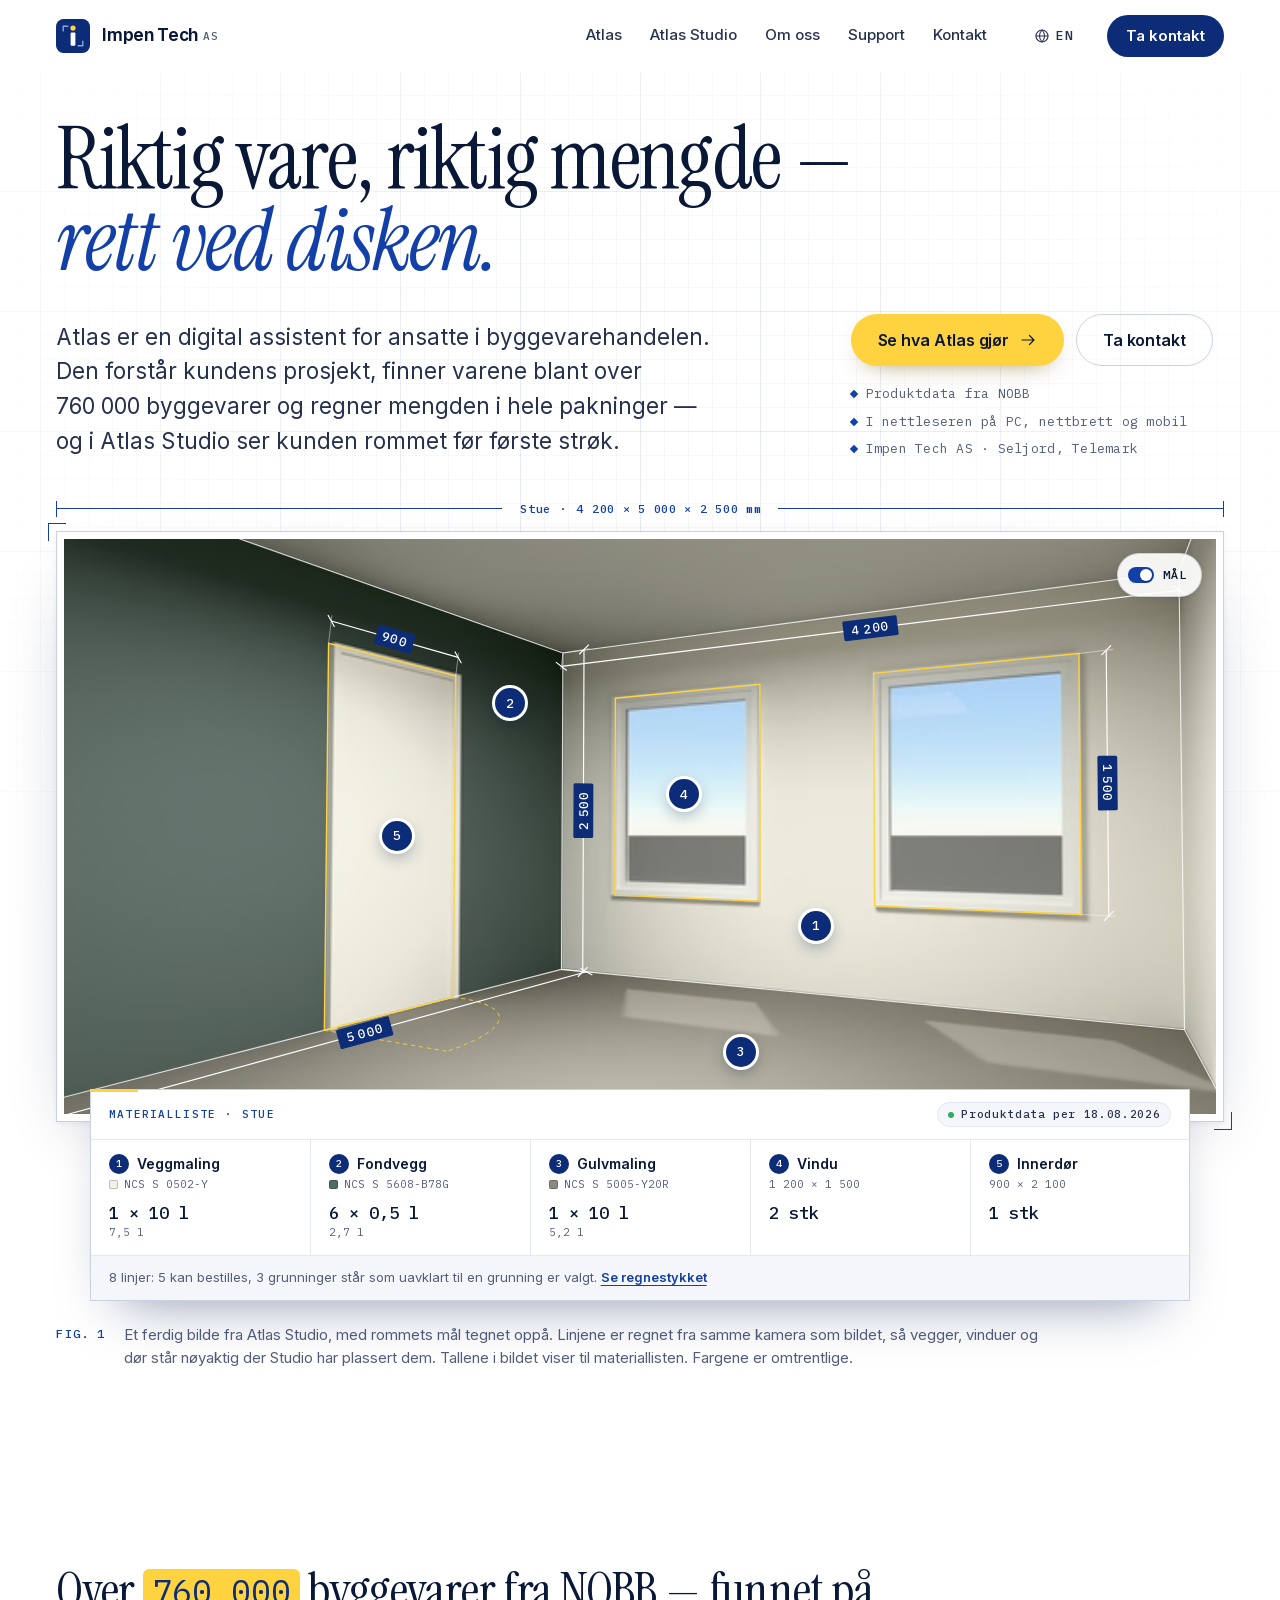
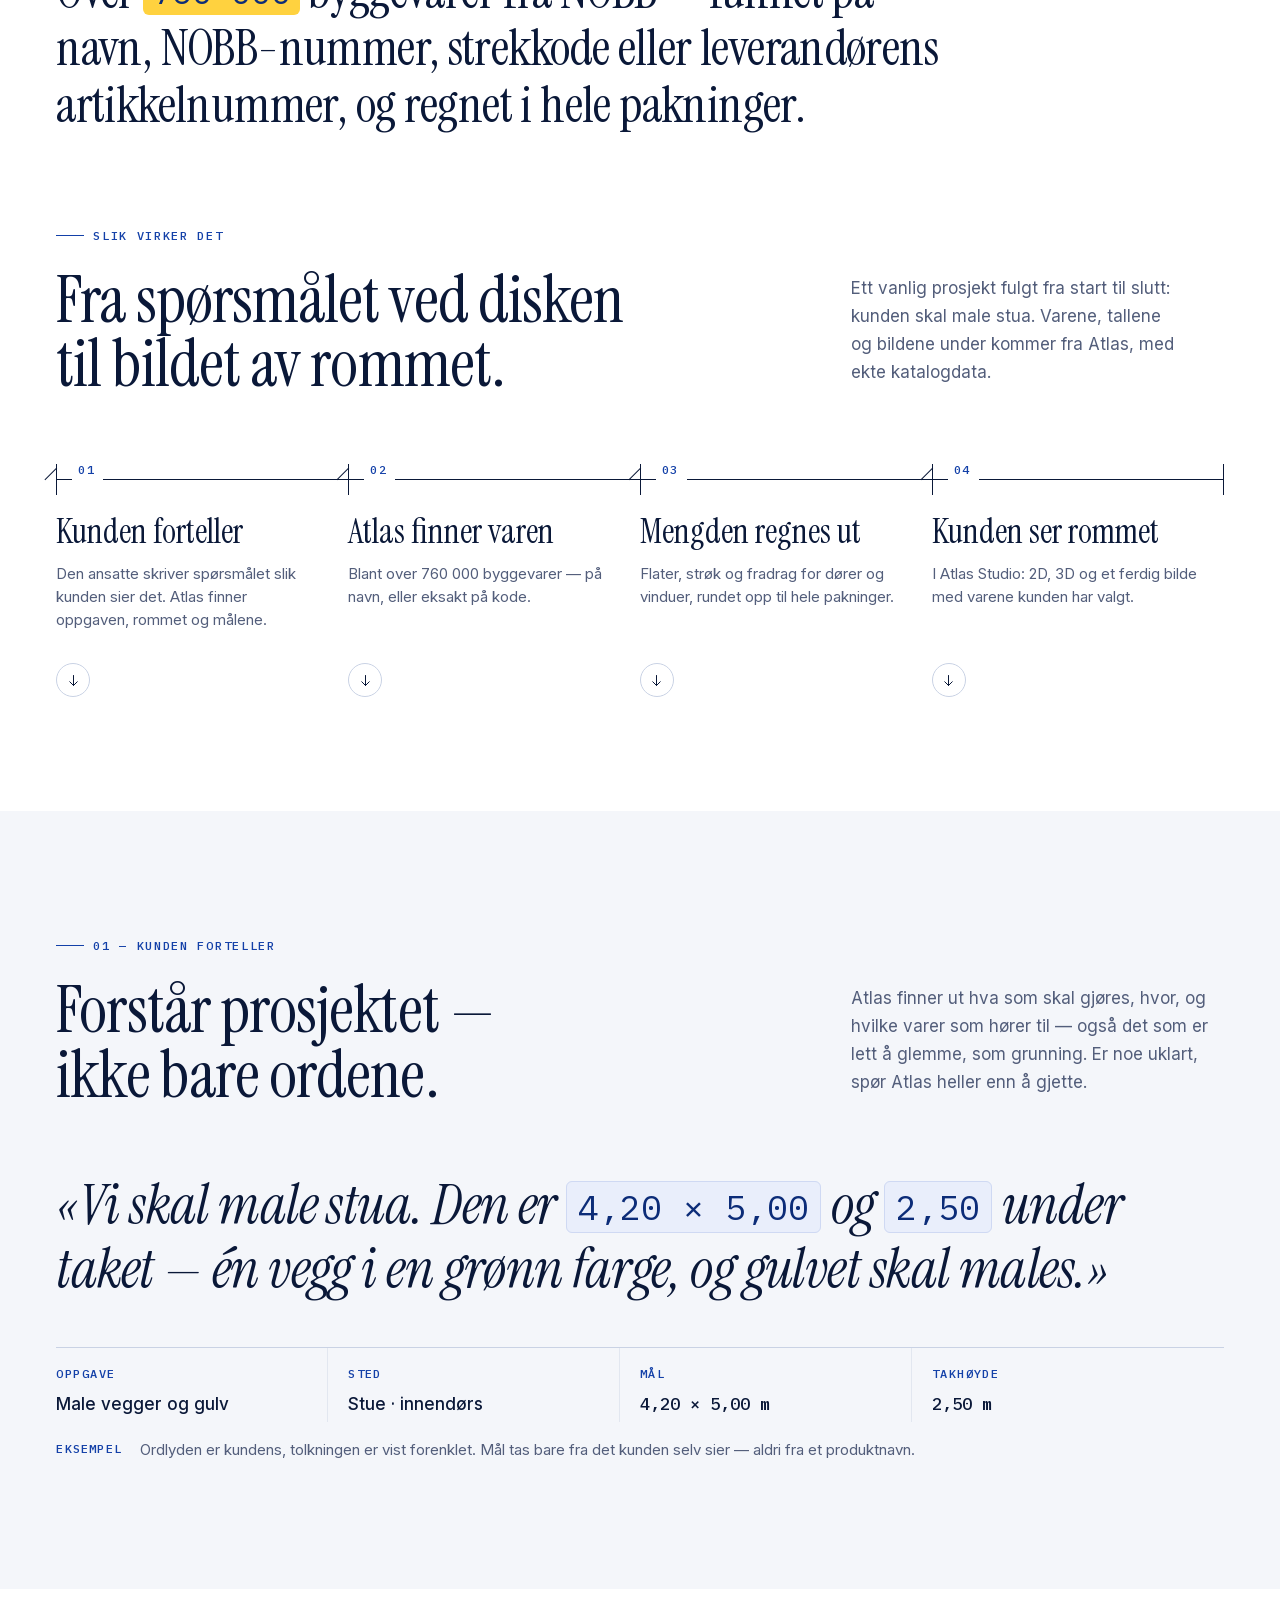
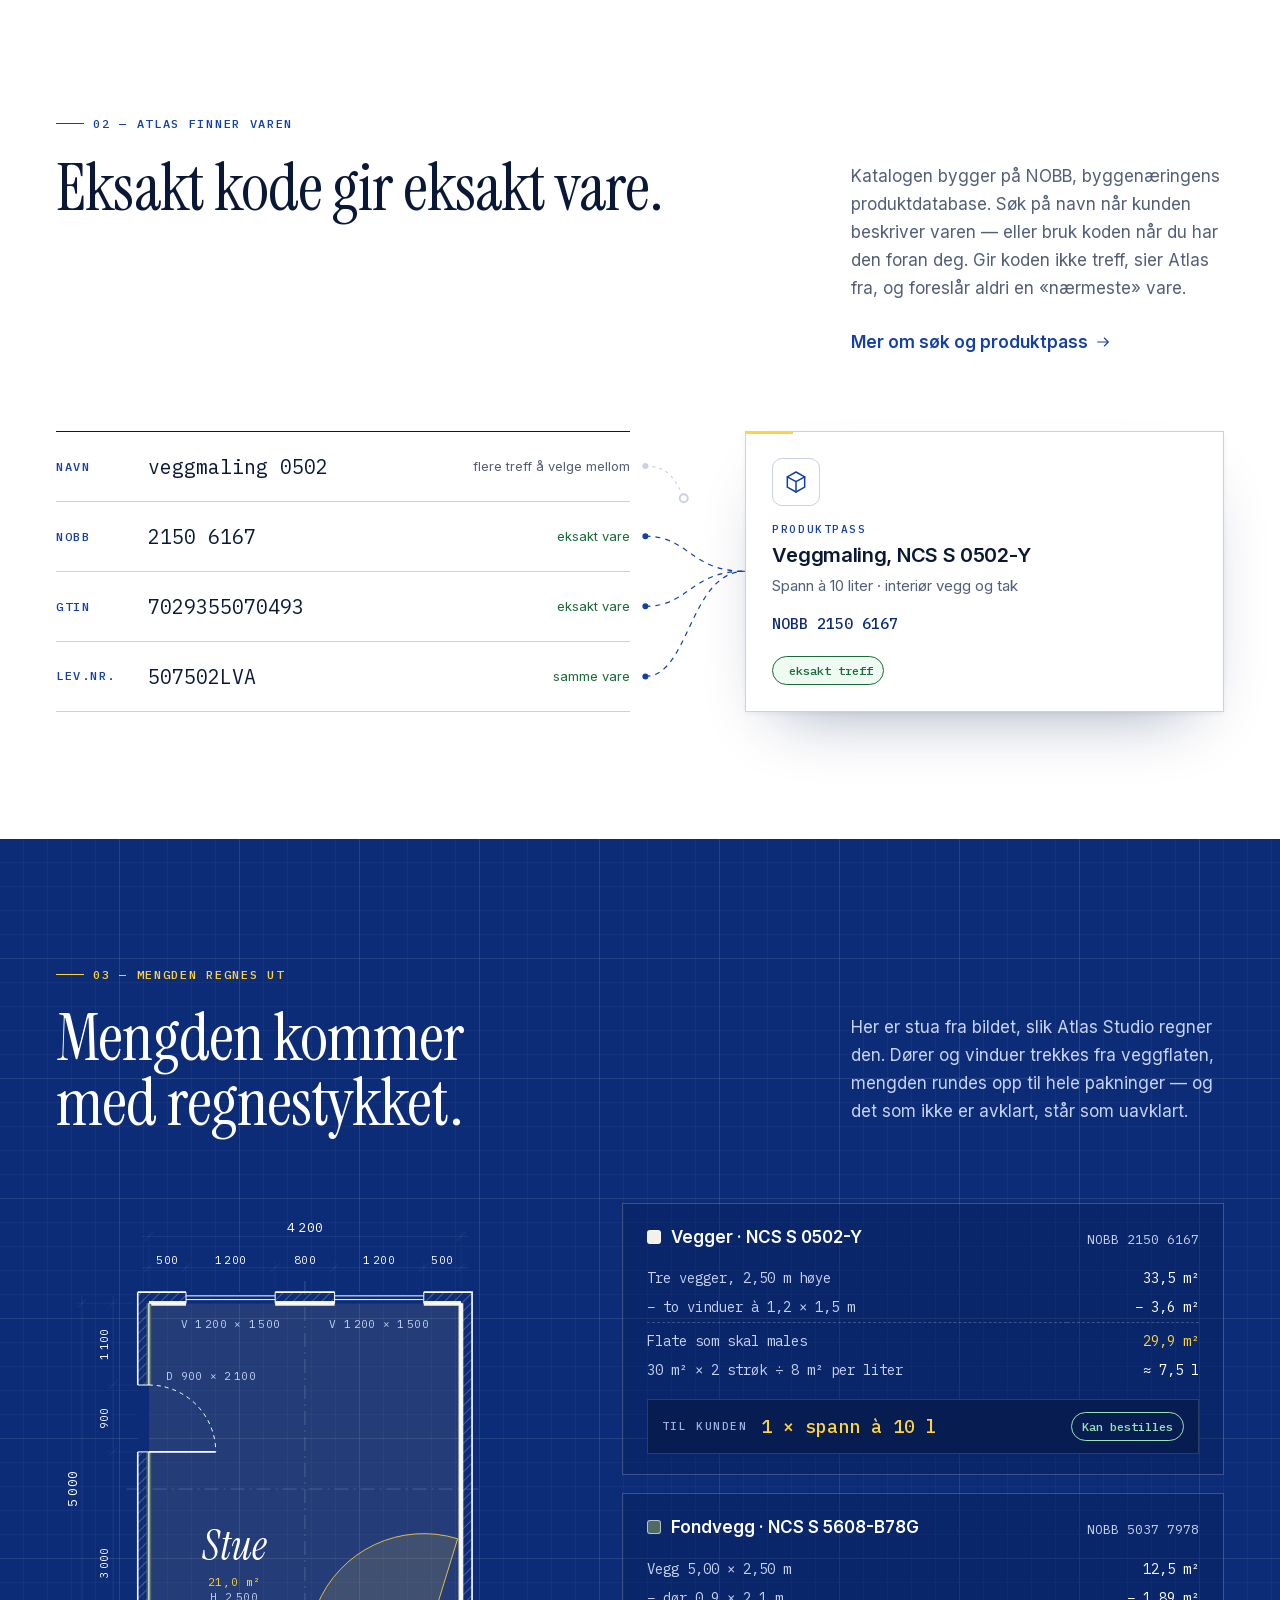
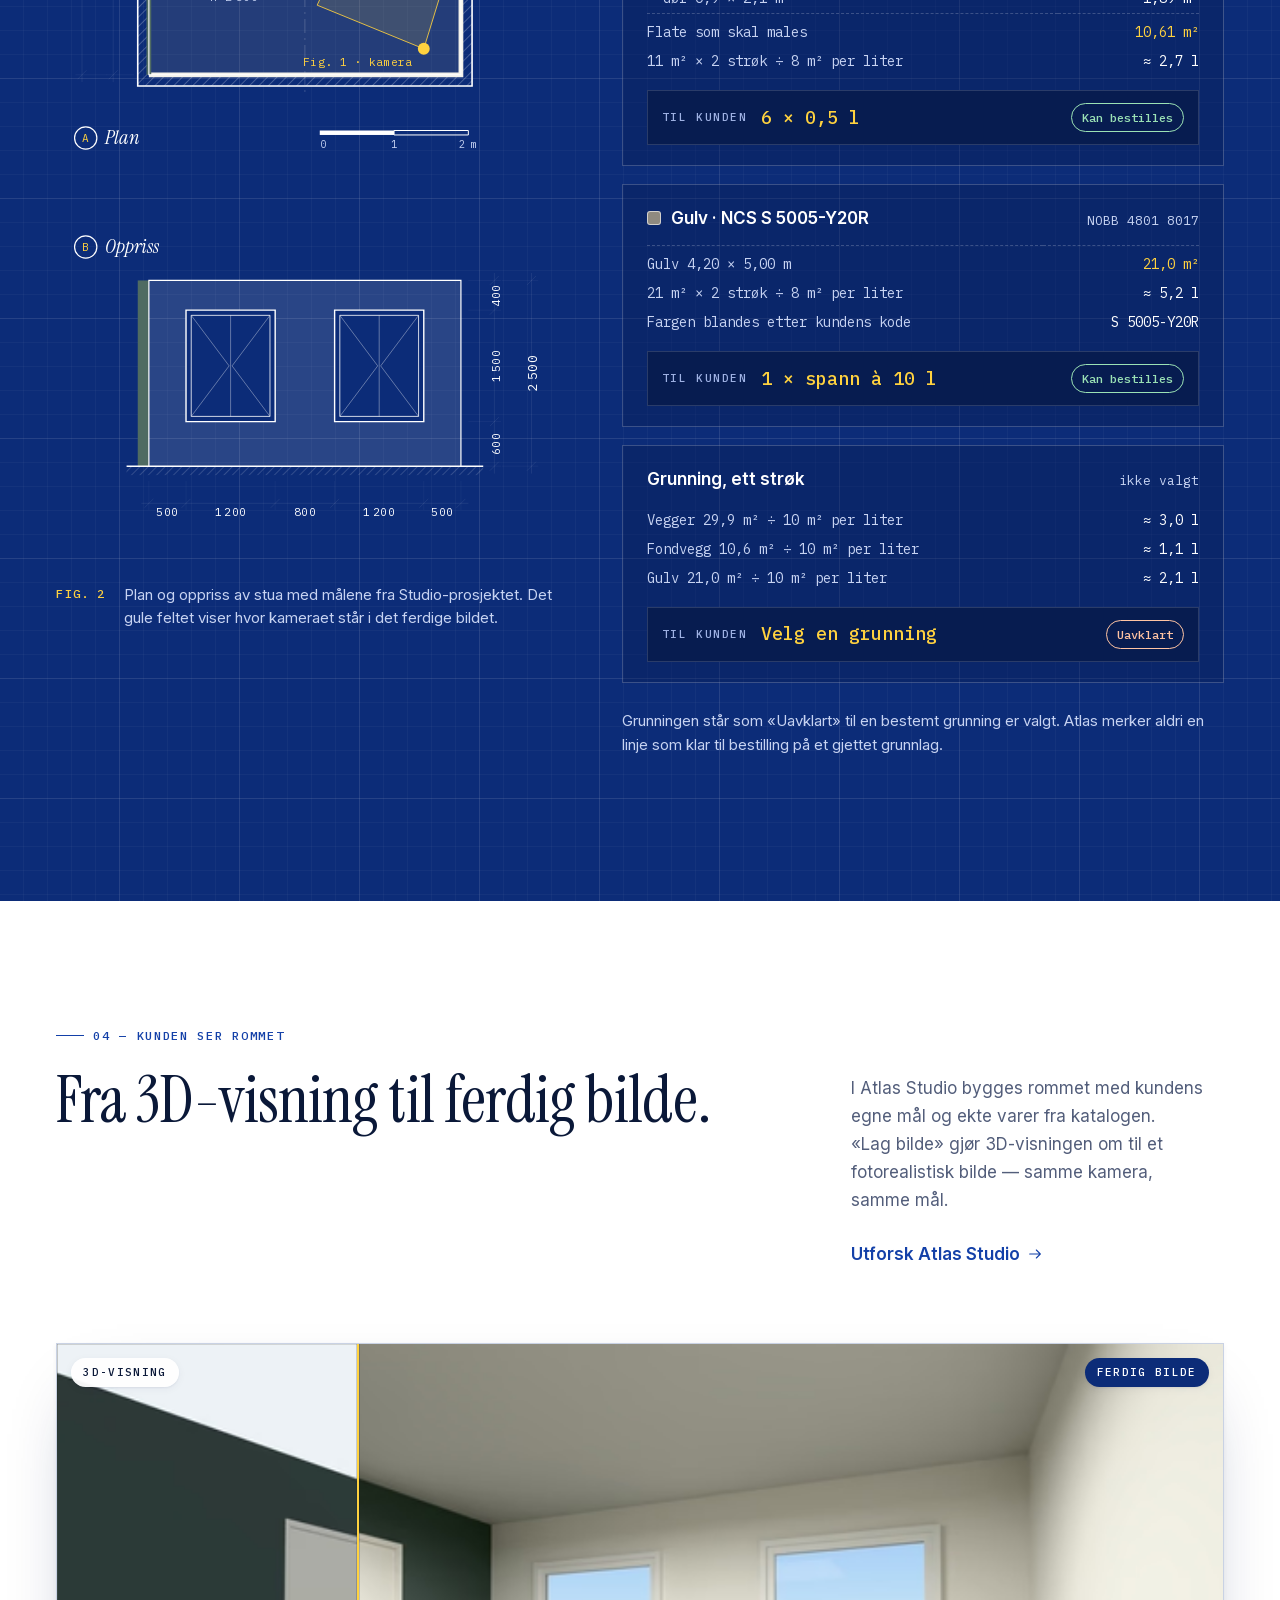
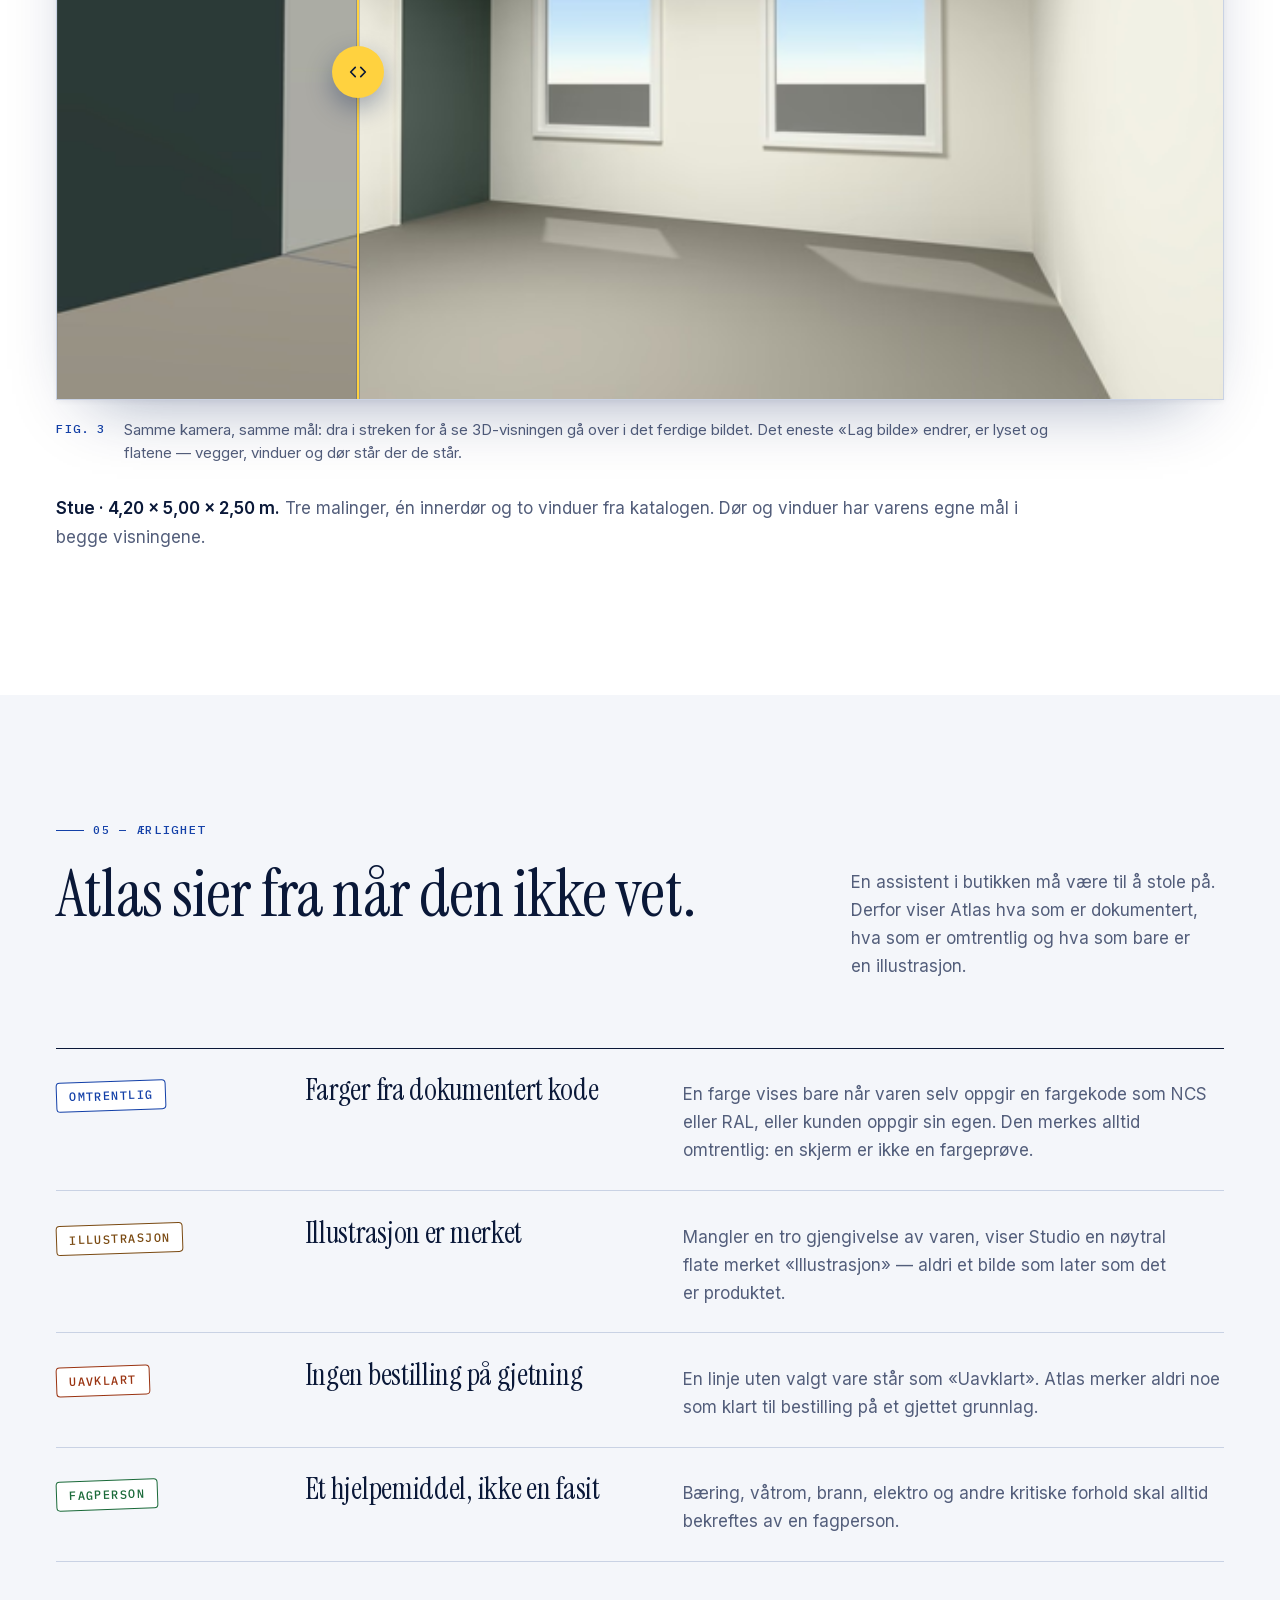
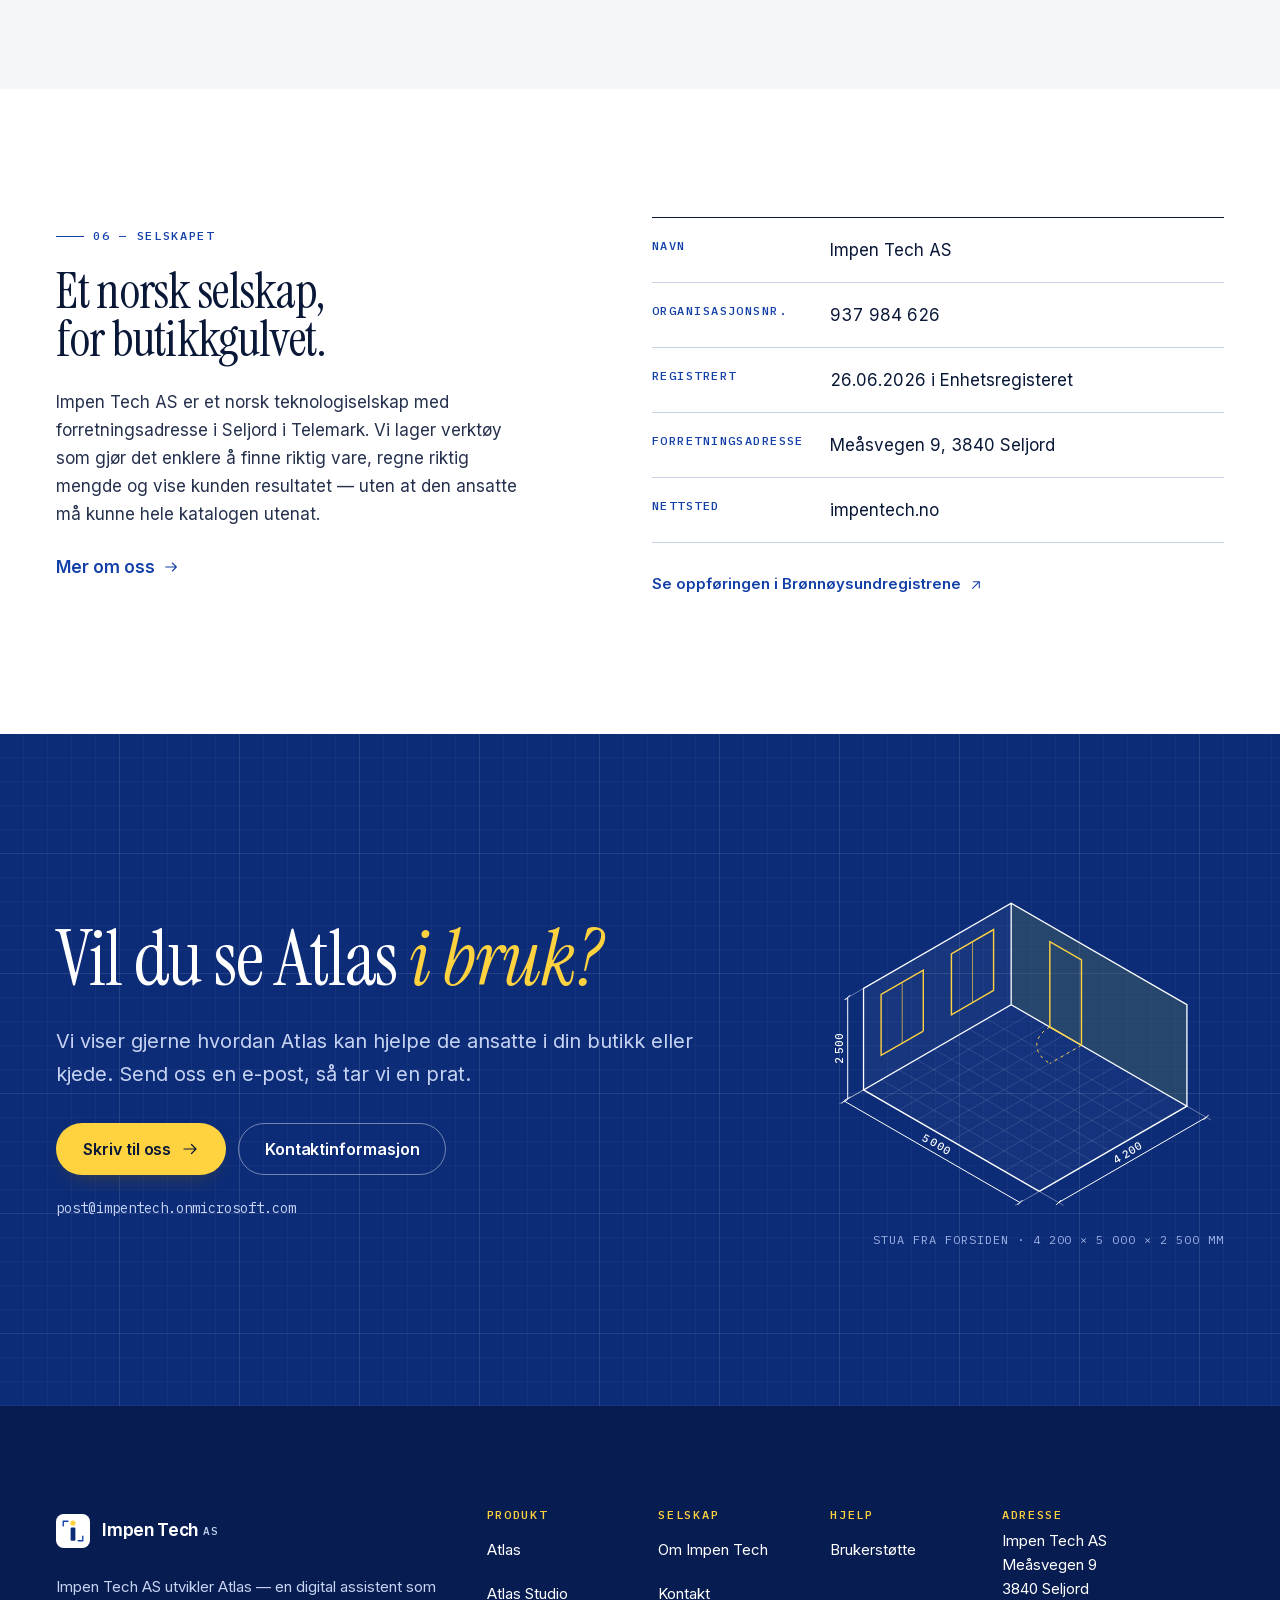
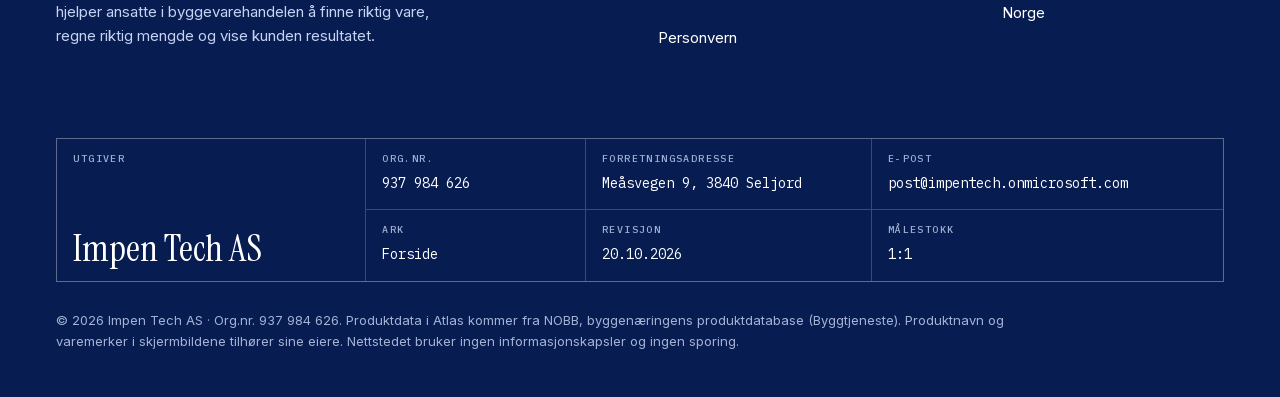
<file: index.html>
<!doctype html>
<html lang="nb">
<head>
<meta charset="utf-8">
<meta name="viewport" content="width=device-width, initial-scale=1, viewport-fit=cover">
<title>Impen Tech — Atlas, digital assistent for byggevarehandelen</title>
<meta name="description" content="Impen Tech AS utvikler Atlas: en digital assistent som hjelper ansatte i byggevarehandelen å finne riktig vare blant over 760 000 byggevarer, regne riktig mengde og vise kunden rommet i Atlas Studio.">
<link rel="canonical" href="https://impentech.no/">
<link rel="alternate" hreflang="nb" href="https://impentech.no/">
<link rel="alternate" hreflang="en" href="https://impentech.no/en/">
<link rel="alternate" hreflang="x-default" href="https://impentech.no/">
<meta name="theme-color" content="#0c2c78">
<meta name="color-scheme" content="light">
<meta name="author" content="Impen Tech AS">
<meta name="format-detection" content="telephone=no">
<meta http-equiv="Content-Security-Policy" content="default-src 'self'; script-src 'self' 'sha256-xG0dW0UrB5r6I1DQE99ySOGf3HKf7XOHO17DQP6/F1c='; style-src 'self' 'unsafe-inline'; img-src 'self' data:; font-src 'self'; connect-src 'self'; manifest-src 'self'; base-uri 'self'; form-action 'none'; object-src 'none'">
<meta name="referrer" content="strict-origin-when-cross-origin">
<meta property="og:type" content="website">
<meta property="og:site_name" content="Impen Tech">
<meta property="og:locale" content="nb_NO">
<meta property="og:locale:alternate" content="en_GB">
<meta property="og:title" content="Impen Tech — Atlas, digital assistent for byggevarehandelen">
<meta property="og:description" content="Impen Tech AS utvikler Atlas: en digital assistent som hjelper ansatte i byggevarehandelen å finne riktig vare blant over 760 000 byggevarer, regne riktig mengde og vise kunden rommet i Atlas Studio.">
<meta property="og:url" content="https://impentech.no/">
<meta property="og:image" content="https://impentech.no/assets/img/og-nb.jpg">
<meta property="og:image:type" content="image/jpeg">
<meta property="og:image:width" content="1200">
<meta property="og:image:height" content="630">
<meta property="og:image:alt" content="Impen Tech AS — Atlas, digital assistent for byggevarehandelen. En stue fra Atlas Studio med rommets mål tegnet oppå bildet.">
<meta name="twitter:card" content="summary_large_image">
<meta name="twitter:title" content="Impen Tech — Atlas, digital assistent for byggevarehandelen">
<meta name="twitter:description" content="Impen Tech AS utvikler Atlas: en digital assistent som hjelper ansatte i byggevarehandelen å finne riktig vare blant over 760 000 byggevarer, regne riktig mengde og vise kunden rommet i Atlas Studio.">
<meta name="twitter:image" content="https://impentech.no/assets/img/og-nb.jpg">
<meta name="twitter:image:alt" content="Impen Tech AS — Atlas, digital assistent for byggevarehandelen. En stue fra Atlas Studio med rommets mål tegnet oppå bildet.">
<link rel="icon" href="/favicon.svg" type="image/svg+xml">
<link rel="icon" href="/favicon.ico" sizes="32x32">
<link rel="manifest" href="/site.webmanifest">
<link rel="preload" href="/assets/fonts/instrument-serif.woff2" as="font" type="font/woff2" crossorigin>
<link rel="preload" href="/assets/fonts/instrument-serif-italic.woff2" as="font" type="font/woff2" crossorigin>
<link rel="preload" href="/assets/fonts/inter-var.woff2" as="font" type="font/woff2" crossorigin>
<link rel="preload" as="image" type="image/avif" imagesrcset="/assets/img/rom-640.avif 640w, /assets/img/rom-960.avif 960w, /assets/img/rom-1280.avif 1280w, /assets/img/rom-1600.avif 1600w, /assets/img/rom-1920.avif 1920w, /assets/img/rom-2200.avif 2200w" imagesizes="(max-width: 700px) calc(150vw - 3 * clamp(16px, 4.4vw, 72px)), (min-width: 1800px) 1660px, (min-width: 1700px) 1580px, calc(100vw - 2 * clamp(16px, 4.4vw, 72px) - 24px)" fetchpriority="high">
<link rel="stylesheet" href="/assets/css/site.css?v=m5">
<script>(function(d){d.classList.add("js");var s=0;try{s=sessionStorage.getItem("it-intro")}catch(e){}var m=window.matchMedia&&matchMedia("(prefers-reduced-motion: reduce)").matches;if(s)d.classList.add("intro-seen");else if(!m&&"IntersectionObserver"in window){d.classList.add("intro");setTimeout(function(){if(!d.classList.contains("intro-js"))d.classList.add("intro-done")},3000)}})(document.documentElement)</script>
<script src="/assets/js/site.js?v=m5" defer></script>
<script type="application/ld+json">{"@context": "https://schema.org", "@graph": [{"@type": "Organization", "@id": "https://impentech.no/#org", "name": "Impen Tech AS", "legalName": "Impen Tech AS", "alternateName": "Impen Tech", "url": "https://impentech.no/", "email": "post@impentech.onmicrosoft.com", "logo": {"@type": "ImageObject", "url": "https://impentech.no/assets/img/impen-tech-512.png", "width": 512, "height": 512}, "identifier": {"@type": "PropertyValue", "propertyID": "Organisasjonsnummer (Enhetsregisteret)", "value": "937984626"}, "address": {"@type": "PostalAddress", "streetAddress": "Meåsvegen 9", "postalCode": "3840", "addressLocality": "Seljord", "addressRegion": "Telemark", "addressCountry": "NO"}, "contactPoint": {"@type": "ContactPoint", "contactType": "customer support", "email": "post@impentech.onmicrosoft.com", "availableLanguage": ["nb", "en"]}, "sameAs": ["https://virksomhet.brreg.no/nb/oppslag/enheter/937984626"]}, {"@type": "WebSite", "@id": "https://impentech.no/#site", "url": "https://impentech.no/", "name": "Impen Tech", "publisher": {"@id": "https://impentech.no/#org"}, "inLanguage": ["nb", "en"]}, {"@type": "WebPage", "@id": "https://impentech.no/#page", "url": "https://impentech.no/", "name": "Impen Tech — Atlas, digital assistent for byggevarehandelen", "description": "Impen Tech AS utvikler Atlas: en digital assistent som hjelper ansatte i byggevarehandelen å finne riktig vare blant over 760 000 byggevarer, regne riktig mengde og vise kunden rommet i Atlas Studio.", "inLanguage": "nb", "isPartOf": {"@id": "https://impentech.no/#site"}, "publisher": {"@id": "https://impentech.no/#org"}, "about": {"@id": "https://impentech.no/#org"}, "dateModified": "2026-10-20"}, {"@type": "SoftwareApplication", "@id": "https://impentech.no/#atlas", "name": "Atlas", "applicationCategory": "BusinessApplication", "operatingSystem": "Web", "browserRequirements": "Oppdatert nettleser på PC, nettbrett eller mobil", "description": "Digital assistent for ansatte i byggevarehandelen: samtale som forstår prosjektet, søk i over 760 000 byggevarer, produktpass og Atlas Studio.", "url": "https://impentech.no/atlas/", "publisher": {"@id": "https://impentech.no/#org"}, "inLanguage": "nb"}]}</script>
</head>
<body class="home">
<a class="skip-link" href="#innhold">Hopp til innholdet</a>
<header class="site-header">
  <div class="wrap site-header__in">
    <a class="brand" href="/"><svg class="brand__mark" viewBox="0 0 40 40" aria-hidden="true" focusable="false"><rect width="40" height="40" rx="9" fill="#0c2c78"/><path d="M8.5 14V8.5H14M31.5 26v5.5H26" fill="none" stroke="#8ea6e4" stroke-width="1.6" stroke-linecap="round" stroke-linejoin="round"/><rect x="17.2" y="16" width="5.6" height="15.5" rx="1.2" fill="#ffffff"/><circle cx="20" cy="10.6" r="3.1" fill="#ffd23f"/></svg><span class="brand__name">Impen Tech <small>AS</small></span><span class="sr-only"> – til forsiden</span></a>
    <nav class="nav" aria-label="Hovedmeny"><a href="/atlas/">Atlas</a><a href="/studio/">Atlas Studio</a><a href="/om/">Om oss</a><a href="/support/">Support</a><a href="/kontakt/">Kontakt</a></nav>
    <a class="lang" href="/en/" hreflang="en"><svg viewBox="0 0 24 24" fill="none" stroke="currentColor" stroke-width="1.6" stroke-linecap="round" stroke-linejoin="round" aria-hidden="true" focusable="false"><circle cx="12" cy="12" r="9"/><path d="M3 12h18M12 3c2.5 2.6 3.8 5.6 3.8 9s-1.3 6.4-3.8 9c-2.5-2.6-3.8-5.6-3.8-9S9.5 5.6 12 3z"/></svg><span class="lang__code">EN</span><span class="sr-only" lang="en"> (English)</span></a>
    <a class="btn btn--ink btn--sm header-cta" href="/kontakt/">Ta kontakt</a>
    <details class="menu">
      <summary><span class="menu__icon" aria-hidden="true"><i></i><i></i></span><span>Meny</span></summary>
      <nav class="menu__panel" aria-label="Hovedmeny"><a href="/atlas/"><span>Atlas</span><span class="mono">01</span></a><a href="/studio/"><span>Atlas Studio</span><span class="mono">02</span></a><a href="/om/"><span>Om oss</span><span class="mono">03</span></a><a href="/support/"><span>Support</span><span class="mono">04</span></a><a href="/kontakt/"><span>Kontakt</span><span class="mono">05</span></a><hr><a href="/personvern/"><span>Personvern</span><span class="mono">06</span></a><a href="/en/" hreflang="en" lang="en"><span>English</span><span class="mono">EN</span></a></nav>
    </details>
  </div>
</header>
<main id="innhold" tabindex="-1">
<section class="hero hero--home paper-grid" aria-labelledby="hero-h">
  <div class="wrap">
    <h1 class="display display--home reveal" id="hero-h">Riktig vare, riktig&nbsp;mengde&nbsp;— <em>rett&nbsp;ved&nbsp;disken.</em></h1>
    <div class="hero__grid">
      <p class="lede reveal reveal-d1">Atlas er en digital assistent for ansatte i byggevarehandelen. Den forstår kundens prosjekt, finner varene blant over 760&nbsp;000 byggevarer og regner mengden i hele pakninger — og i Atlas Studio ser kunden rommet før første strøk.</p>
      <div class="hero__side reveal reveal-d2">
        <div class="actions"><a class="btn btn--primary" href="/atlas/">Se hva Atlas gjør<svg viewBox="0 0 24 24" fill="none" stroke="currentColor" stroke-width="1.6" stroke-linecap="round" stroke-linejoin="round" aria-hidden="true" focusable="false"><path d="M4 12h16M14 6l6 6-6 6"/></svg></a><a class="btn btn--line" href="/kontakt/">Ta kontakt</a></div>
        <ul class="facts facts--list"><li>Produktdata fra NOBB</li><li>I nettleseren på PC, nettbrett og mobil</li><li>Impen Tech AS · Seljord, Telemark</li></ul>
      </div>
    </div>
  </div>
  <div class="wrap wrap--wide hero__figure"><figure class="room" aria-labelledby="rom-cap">
  <div class="kote room__kote" aria-hidden="true"><span><span class="kote__pre">Stue · </span>4 200 × 5 000 × 2 500 mm</span></div>
  <div class="room__stage">
    <div class="kote-v room__kote-v" aria-hidden="true"><span>2 500</span></div>
    <div class="room__frame">
      <div class="room__view">
        <picture><source type="image/avif" srcset="/assets/img/rom-640.avif 640w, /assets/img/rom-960.avif 960w, /assets/img/rom-1280.avif 1280w, /assets/img/rom-1600.avif 1600w, /assets/img/rom-1920.avif 1920w, /assets/img/rom-2200.avif 2200w" sizes="(max-width: 700px) calc(150vw - 3 * clamp(16px, 4.4vw, 72px)), (min-width: 1800px) 1660px, (min-width: 1700px) 1580px, calc(100vw - 2 * clamp(16px, 4.4vw, 72px) - 24px)"><source type="image/webp" srcset="/assets/img/rom-640.webp 640w, /assets/img/rom-960.webp 960w, /assets/img/rom-1280.webp 1280w, /assets/img/rom-1600.webp 1600w, /assets/img/rom-1920.webp 1920w, /assets/img/rom-2200.webp 2200w" sizes="(max-width: 700px) calc(150vw - 3 * clamp(16px, 4.4vw, 72px)), (min-width: 1800px) 1660px, (min-width: 1700px) 1580px, calc(100vw - 2 * clamp(16px, 4.4vw, 72px) - 24px)"><img src="/assets/img/rom-1920.jpg" srcset="/assets/img/rom-640.jpg 640w, /assets/img/rom-960.jpg 960w, /assets/img/rom-1280.jpg 1280w, /assets/img/rom-1600.jpg 1600w, /assets/img/rom-1920.jpg 1920w, /assets/img/rom-2200.jpg 2200w" sizes="(max-width: 700px) calc(150vw - 3 * clamp(16px, 4.4vw, 72px)), (min-width: 1800px) 1660px, (min-width: 1700px) 1580px, calc(100vw - 2 * clamp(16px, 4.4vw, 72px) - 24px)" width="1920" height="960" alt="Ferdig bilde fra Atlas Studio: en stue i dagslys med grønn fondvegg og hvit innerdør til venstre, to vinduer i en lys vegg, og sollys på et malt gulv. Oppå bildet er rommets kanter, vinduer, dør og mål tegnet med tynne linjer." fetchpriority="high" decoding="async"></picture>
        <div class="room__cover" aria-hidden="true"></div>
        <svg class="room-wire" viewBox="0 180 2200 1100" preserveAspectRatio="xMidYMid slice" aria-hidden="true" focusable="false"><g class="wire__room"><path pathLength="1" d="M-25803.3 30153.5L-2648.3 1927.9M-22927.1 -39861.5L-2500.8 -822M-2648.3 1927.9L950.7 1002.3M-2500.8 -822L953.4 397.9M-2648.3 1927.9L-2500.8 -822M950.7 1002.3L2141.1 1117.7M953.4 397.9L2130.6 241.7M950.7 1002.3L953.4 397.9M2141.1 1117.7L17701.1 30153.5M2130.6 241.7L17057.3 -39861.5M2141.1 1117.7L2130.6 241.7"/></g><g class="wire__opens"><path class="wire__open" pathLength="1" d="M1052.5 860.5L1330.1 872L1329.8 457.7L1053.7 484.2Z"/><path class="wire__open" pathLength="1" d="M1548.9 881.1L1943.9 897.5L1939.3 399L1547.2 436.8Z"/><path class="wire__open wire__open--door" pathLength="1" d="M497.6 1118.8L744 1055.5L748.5 441.6L505.6 379.4Z"/><path class="wire__swing" d="M744 1055.5L754 1056.8L763.5 1058.4L772.4 1060.1L780.9 1061.9L788.8 1063.9L796.1 1066.1L802.8 1068.4L808.9 1070.8L814.3 1073.5L819.1 1076.2L823.1 1079.2L826.5 1082.3L829 1085.5L830.8 1088.9L831.8 1092.4L831.9 1096.1L831.1 1099.9L829.5 1103.8L826.9 1107.9L823.4 1112.1L819 1116.4L813.5 1120.8L807 1125.3L799.5 1129.9L790.9 1134.6L781.3 1139.4L770.6 1144.2L758.9 1149.1L746 1154L732.1 1158.9"/><path class="wire__leaf" d="M497.6 1118.8L732.1 1158.9"/></g><g class="wire__dims"><g class="dim"><path class="dim__ext" d="M953.4 397.9L949.4 429.7M2130.6 241.7L2132.3 286.8"/><path class="dim__line" pathLength="1" d="M950.2 423.3L2132 277.7"/><path class="dim__tick" d="M940 415.3L960.5 431.3M2121.7 269.7L2142.2 285.7"/><g class="dim__label" transform="translate(1541.1 350.5) rotate(-7)"><rect x="-52.2" y="-19" width="104.4" height="37.9" rx="3"/><text y="8.6" text-anchor="middle" style="font-size:24px">4 200</text></g></g><g class="dim"><path class="dim__ext" d="M-2648.3 1927.9L-2759.5 2063.4M950.7 1002.3L1010.5 1008.1"/><path class="dim__line" pathLength="1" d="M-2735.3 2033.9L998.3 1006.9"/><path class="dim__tick" d="M-2746.6 2027.5L-2724 2040.3M987 1000.5L1009.6 1013.3"/><g class="dim__label" transform="translate(574.7 1123.5) rotate(-15.4)"><rect x="-52.2" y="-19" width="104.4" height="37.9" rx="3"/><text y="8.6" text-anchor="middle" style="font-size:24px">5 000</text></g></g><g class="dim"><path class="dim__ext" d="M950.7 1002.3L1001.7 1008.7M953.4 397.9L1004.1 389.3"/><path class="dim__line" pathLength="1" d="M991.3 1007.4L993.7 391"/><path class="dim__tick" d="M982 1016.5L1000.5 998.2M984.5 400.2L1003 381.9"/><g class="dim__label" transform="translate(992.5 699.2) rotate(-89.8)"><rect x="-52.2" y="-19" width="104.4" height="37.9" rx="3"/><text y="8.6" text-anchor="middle" style="font-size:24px">2 500</text></g></g><g class="dim"><path class="dim__ext" d="M1943.9 897.5L2010.1 901M1939.3 399L2004.9 390.8"/><path class="dim__line" pathLength="1" d="M1996.6 900.3L1991.6 392.5"/><path class="dim__tick" d="M2005.7 891L1987.5 909.6M2000.7 383.2L1982.5 401.8"/><g class="dim__label" transform="translate(1994.1 646.4) rotate(89.4)"><rect x="-52.2" y="-19" width="104.4" height="37.9" rx="3"/><text y="8.6" text-anchor="middle" style="font-size:24px">1 500</text></g></g><g class="dim"><path class="dim__ext" d="M505.6 379.4L512 326M748.5 441.6L754.2 397.4"/><path class="dim__line" pathLength="1" d="M510.7 336.7L753.1 406.2"/><path class="dim__tick" d="M504.4 325.4L517 348.1M746.8 394.9L759.4 417.6"/><g class="dim__label" transform="translate(631.9 371.5) rotate(16)"><rect x="-36.6" y="-19" width="73.2" height="37.9" rx="3"/><text y="8.6" text-anchor="middle" style="font-size:24px">900</text></g></g></g></svg>
        <div class="room__scan" aria-hidden="true"></div>
        <div class="marks" aria-hidden="true"><span class="mark" style="--x:65.26%;--y:67.24%;--xm:72.89%"><span class="mark__dot">1</span></span><span class="mark" style="--x:38.68%;--y:28.58%;--xm:33.02%"><span class="mark__dot">2</span></span><span class="mark" style="--x:58.79%;--y:89.14%;--xm:63.19%"><span class="mark__dot">3</span></span><span class="mark" style="--x:53.85%;--y:44.38%;--xm:55.77%"><span class="mark__dot">4</span></span><span class="mark" style="--x:28.88%;--y:51.57%;--xm:18.32%"><span class="mark__dot">5</span></span></div>
        <button class="room__toggle" type="button" data-room-toggle aria-pressed="true"><i aria-hidden="true"></i>Mål</button>
      </div>
    </div>
    <div class="room__bom" role="group" aria-label="Materialliste for stua">
      <p class="room__bom-h"><span class="mono">Materialliste · Stue</span><span class="chip">Produktdata per 18.08.2026</span></p>
      <ul><li><span class="k"><span class="n" aria-hidden="true">1</span>Veggmaling</span><span class="s"><i style=background:#F3F1EA></i>NCS S 0502-Y</span><strong>1 × 10 l</strong><small>7,5 l</small></li><li><span class="k"><span class="n" aria-hidden="true">2</span>Fondvegg</span><span class="s"><i style=background:#4f6b62></i>NCS S 5608-B78G</span><strong>6 × 0,5 l</strong><small>2,7 l</small></li><li><span class="k"><span class="n" aria-hidden="true">3</span>Gulvmaling</span><span class="s"><i style=background:#8f8a80></i>NCS S 5005-Y20R</span><strong>1 × 10 l</strong><small>5,2 l</small></li><li><span class="k"><span class="n" aria-hidden="true">4</span>Vindu</span><span class="s">1 200 × 1 500</span><strong>2 stk</strong></li><li><span class="k"><span class="n" aria-hidden="true">5</span>Innerdør</span><span class="s">900 × 2 100</span><strong>1 stk</strong></li></ul>
      <p class="room__bom-f">8 linjer: 5 kan bestilles, 3 grunninger står som uavklart til en grunning er valgt. <a href="#mengde">Se regnestykket</a></p>
    </div>
  </div>
  <figcaption class="cap" id="rom-cap"><span class="cap__fig">Fig. 1</span><p>Et ferdig bilde fra Atlas Studio, med rommets mål tegnet oppå. Linjene er regnet fra samme kamera som bildet, så vegger, vinduer og dør står nøyaktig der Studio har plassert dem. Tallene i bildet viser til materiallisten. Fargene er omtrentlige.</p></figcaption>
</figure></div>
</section><section class="tagline-sec" aria-label="Atlas i én setning">
  <div class="wrap">
    <p class="tagline reveal">Over <span class="tagline__n">760&nbsp;000</span> byggevarer fra NOBB — funnet på navn, NOBB-nummer, strekkode eller leverandørens artikkelnummer, og regnet i hele&nbsp;pakninger.</p>
  </div>
</section><section class="section section--top0" aria-labelledby="flyt-h">
  <div class="wrap">
    <div class="sec-head">
      <p class="label">Slik virker det</p>
      <h2 class="title reveal" id="flyt-h">Fra spørsmålet ved disken til bildet av rommet.</h2>
      <div class="sec-head__text reveal reveal-d1"><p>Ett vanlig prosjekt fulgt fra start til slutt: kunden skal male stua. Varene, tallene og bildene under kommer fra Atlas, med ekte katalogdata.</p></div>
    </div>
    <ol class="flow"><li class="reveal"><a href="#sporsmal"><span class="flow__n">01</span><span class="flow__t">Kunden forteller</span><span class="flow__d">Den ansatte skriver spørsmålet slik kunden sier det. Atlas finner oppgaven, rommet og målene.</span><span class="flow__go" aria-hidden="true"><svg viewBox="0 0 24 24" fill="none" stroke="currentColor" stroke-width="1.6" stroke-linecap="round" stroke-linejoin="round" aria-hidden="true" focusable="false"><path d="M12 4v16M6 14l6 6 6-6"/></svg></span></a></li><li class="reveal reveal-d1"><a href="#vare"><span class="flow__n">02</span><span class="flow__t">Atlas finner varen</span><span class="flow__d">Blant over 760&nbsp;000 byggevarer — på navn, eller eksakt på kode.</span><span class="flow__go" aria-hidden="true"><svg viewBox="0 0 24 24" fill="none" stroke="currentColor" stroke-width="1.6" stroke-linecap="round" stroke-linejoin="round" aria-hidden="true" focusable="false"><path d="M12 4v16M6 14l6 6 6-6"/></svg></span></a></li><li class="reveal reveal-d2"><a href="#mengde"><span class="flow__n">03</span><span class="flow__t">Mengden regnes ut</span><span class="flow__d">Flater, strøk og fradrag for dører og vinduer, rundet opp til hele pakninger.</span><span class="flow__go" aria-hidden="true"><svg viewBox="0 0 24 24" fill="none" stroke="currentColor" stroke-width="1.6" stroke-linecap="round" stroke-linejoin="round" aria-hidden="true" focusable="false"><path d="M12 4v16M6 14l6 6 6-6"/></svg></span></a></li><li class="reveal reveal-d3"><a href="#studio"><span class="flow__n">04</span><span class="flow__t">Kunden ser rommet</span><span class="flow__d">I Atlas Studio: 2D, 3D og et ferdig bilde med varene kunden har valgt.</span><span class="flow__go" aria-hidden="true"><svg viewBox="0 0 24 24" fill="none" stroke="currentColor" stroke-width="1.6" stroke-linecap="round" stroke-linejoin="round" aria-hidden="true" focusable="false"><path d="M12 4v16M6 14l6 6 6-6"/></svg></span></a></li></ol>
  </div>
</section><section class="section section--kalk" id="sporsmal" aria-labelledby="sp-h">
  <div class="wrap">
    <div class="sec-head">
      <p class="label">01 — Kunden forteller</p>
      <h2 class="title reveal" id="sp-h">Forstår prosjektet&nbsp;— ikke bare ordene.</h2>
      <div class="sec-head__text reveal reveal-d1"><p>Atlas finner ut hva som skal gjøres, hvor, og hvilke varer som hører til — også det som er lett å glemme, som grunning. Er noe uklart, spør Atlas heller enn å gjette.</p></div>
    </div>
    <figure class="specimen reveal">
      <blockquote class="utter"><p>«Vi skal male stua. Den er <span class="m">4,20 × 5,00</span> og <span class="m">2,50</span> under taket — én vegg i en grønn farge, og gulvet skal males.»</p></blockquote>
      <ul class="parse" aria-label="Slik leser Atlas spørsmålet">
        <li><b>Oppgave</b><span>Male vegger og gulv</span></li>
        <li><b>Sted</b><span>Stue · innendørs</span></li>
        <li><b>Mål</b><span class="mono">4,20 × 5,00 m</span></li>
        <li><b>Takhøyde</b><span class="mono">2,50 m</span></li>
      </ul>
      <figcaption class="cap"><span class="cap__fig">Eksempel</span><p>Ordlyden er kundens, tolkningen er vist forenklet. Mål tas bare fra det kunden selv sier — aldri fra et produktnavn.</p></figcaption>
    </figure>
  </div>
</section><section class="section" id="vare" aria-labelledby="vare-h">
  <div class="wrap">
    <div class="sec-head">
      <p class="label">02 — Atlas finner varen</p>
      <h2 class="title reveal" id="vare-h">Eksakt kode gir eksakt vare.</h2>
      <div class="sec-head__text reveal reveal-d1"><p>Katalogen bygger på NOBB, byggenæringens produktdatabase. Søk på navn når kunden beskriver varen — eller bruk koden når du har den foran deg. Gir koden ikke treff, sier Atlas fra, og foreslår aldri en «nærmeste» vare.</p><a class="arrow-link" href="/atlas/#sok"><span>Mer om søk og produktpass</span><svg viewBox="0 0 24 24" fill="none" stroke="currentColor" stroke-width="1.6" stroke-linecap="round" stroke-linejoin="round" aria-hidden="true" focusable="false"><path d="M4 12h16M14 6l6 6-6 6"/></svg></a></div>
    </div>
    <div class="converge reveal" role="group" aria-label="Fire veier til samme vare">
      <ul class="converge__codes"><li class="is-many"><b>NAVN</b><span>veggmaling 0502</span><em>flere treff å velge mellom</em></li><li class="is-exact"><b>NOBB</b><span>2150 6167</span><em>eksakt vare</em></li><li class="is-exact"><b>GTIN</b><span>7029355070493</span><em>eksakt vare</em></li><li class="is-exact"><b>LEV.NR.</b><span>507502LVA</span><em>samme vare</em></li></ul>
      <div class="converge__wire" aria-hidden="true"><svg class="converge__lines" viewBox="0 0 120 400" preserveAspectRatio="none" focusable="false"><path class="many" d="M16 50C40 50 48 70 56 96"/><path class="ring-o" d="M56 96h.01"/><path class="ring-i" d="M56 96h.01"/><path class="exact" d="M16 150C62 150 62 200 120 200"/><path class="exact" d="M16 250C62 250 62 200 120 200"/><path class="exact" d="M16 350C62 350 62 200 120 200"/><path class="dot" d="M16 150h.01M16 250h.01M16 350h.01"/><path class="dot dot--many" d="M16 50h.01"/></svg></div>
      <div class="converge__card">
        <div class="ico"><svg viewBox="0 0 24 24" fill="none" stroke="currentColor" stroke-width="1.4" stroke-linecap="round" stroke-linejoin="round" aria-hidden="true" focusable="false"><path d="M12 2.8l8 4.4v9.6l-8 4.4-8-4.4V7.2z"/><path d="M4 7.2l8 4.4 8-4.4M12 11.6v9.6"/></svg></div>
        <p class="k">Produktpass</p>
        <h3>Veggmaling, NCS S 0502-Y</h3>
        <p class="muted small">Spann à 10 liter · interiør vegg og tak</p>
        <p class="nobb">NOBB 2150 6167</p>
        <span class="tag tag--ok"><svg viewBox="0 0 24 24" fill="none" stroke="currentColor" stroke-width="2" stroke-linecap="round" stroke-linejoin="round" aria-hidden="true" focusable="false"><path d="M5 12.5l4.5 4.5L19 7.5"/></svg>eksakt treff</span>
      </div>
    </div>
  </div>
</section><section class="band section" id="mengde" aria-labelledby="mengde-h">
  <div class="wrap">
    <div class="sec-head">
      <p class="label">03 — Mengden regnes ut</p>
      <h2 class="title reveal" id="mengde-h">Mengden kommer med regnestykket.</h2>
      <div class="sec-head__text reveal reveal-d1"><p>Her er stua fra bildet, slik Atlas Studio regner den. Dører og vinduer trekkes fra veggflaten, mengden rundes opp til hele pakninger — og det som ikke er avklart, står som uavklart.</p></div>
    </div>
    <div class="drawing">
      <figure class="plate plate--bare drawing__fig reveal">
        <svg class="drawing__svg plan draw" viewBox="-1250 -1350 6750 7800" role="img" aria-labelledby="plan-t-nb plan-d-nb">
<title id="plan-t-nb">Plantegning av stua</title><desc id="plan-d-nb">Stua sett ovenfra, 4 200 × 5 000 millimeter, tegnet som i Atlas Studio med vinduesveggen øverst. I vinduesveggen sitter to vinduer på 1 200 millimeter, 500 og 2 500 millimeter fra hjørnet ved fondveggen. I fondveggen til venstre sitter en innerdør på 900 millimeter med slag inn i rommet. Kameraet for det ferdige bildet står i hjørnet nede til høyre og ser mot vinduene og fondveggen. Gulvarealet er 21,0 kvadratmeter.</desc>
<defs><pattern id="hatch" width="90" height="90" patternUnits="userSpaceOnUse" patternTransform="rotate(45)"><line x1="0" y1="0" x2="0" y2="90" stroke="#fff" stroke-opacity=".45" stroke-width="14"/></pattern></defs>
<rect x="0" y="0" width="4200" height="5000" fill="#8f8a80" fill-opacity=".18"/>
<path stroke="#ffffff" fill="none" vector-effect="non-scaling-stroke" stroke-width=".6" stroke-opacity=".3" stroke-dasharray="14 5 2 5" d="M2100 -300V5300M-300 2500H4500"/>
<path d="M-150 -150H4350V5150H-150Z M0 0V5000H4200V0Z" fill="url(#hatch)" fill-rule="evenodd"/>
<rect x="500" y="-152" width="1200" height="154" fill="#0c2c78"/>
<rect x="2500" y="-152" width="1200" height="154" fill="#0c2c78"/>
<rect x="-152" y="1100" width="154" height="900" fill="#0c2c78"/>
<path d="M4200 0H3700M2500 0H1700M500 0H0M4200 0V5000H0" stroke="#F3F1EA" stroke-width="64" fill="none"/>
<path d="M0 0V1100M0 2000V5000" stroke="#4f6b62" stroke-width="64" fill="none"/>
<path class="d" pathLength="1" stroke="#ffffff" fill="none" vector-effect="non-scaling-stroke" stroke-width="1.6" d="M-150 -150H500M1700 -150H2500M3700 -150H4350V5150H-150V2000M-150 1100V-150"/>
<path class="d" pathLength="1" stroke="#ffffff" fill="none" vector-effect="non-scaling-stroke" stroke-width="1.1" d="M0 0H500M1700 0H2500M3700 0H4200V5000H0V2000M0 1100V0"/>
<path stroke="#ffffff" fill="none" vector-effect="non-scaling-stroke" stroke-width="1" d="M500 -150V0M1700 -150V0M500 -100H1700M500 -50H1700"/>
<path stroke="#ffffff" fill="none" vector-effect="non-scaling-stroke" stroke-width="1" d="M2500 -150V0M3700 -150V0M2500 -100H3700M2500 -50H3700"/>
<path stroke="#ffffff" fill="none" vector-effect="non-scaling-stroke" stroke-width="1" d="M-150 1100H0M-150 2000H0"/>
<path class="d" pathLength="1" stroke="#ffffff" fill="none" vector-effect="non-scaling-stroke" stroke-width="1.8" d="M0 2000H900"/>
<path stroke="#ffffff" fill="none" vector-effect="non-scaling-stroke" stroke-width="1" stroke-dasharray="4 4" d="M0 1100A900 900 0 0 1 900 2000"/>
<path d="M3700 4650L2265 4063A1550 1550 0 0 1 4156 3169Z" fill="#ffd23f" fill-opacity=".12" stroke="#ffd23f" stroke-width="1" vector-effect="non-scaling-stroke" stroke-opacity=".85"/>
<circle cx="3700" cy="4650" r="80" fill="#ffd23f"/>
<text class="t-s" x="3550" y="4880" text-anchor="end" font-size="150" fill="#ffd23f" letter-spacing="4">Fig. 1 · kamera</text>
<g stroke="#ffffff" fill="none" vector-effect="non-scaling-stroke" stroke-width="1"><path stroke-opacity=".55" d="M0 -200V-570"/><path stroke-opacity=".55" d="M500 -200V-570"/><path stroke-opacity=".55" d="M1700 -200V-570"/><path stroke-opacity=".55" d="M2500 -200V-570"/><path stroke-opacity=".55" d="M3700 -200V-570"/><path stroke-opacity=".55" d="M4200 -200V-570"/><path class="d" pathLength="1" d="M-100 -480H4300"/><path d="M-60 -420L60 -540"/><path d="M440 -420L560 -540"/><path d="M1640 -420L1760 -540"/><path d="M2440 -420L2560 -540"/><path d="M3640 -420L3760 -540"/><path d="M4140 -420L4260 -540"/></g><text class="t-s" x="250.0" y="-535" text-anchor="middle" font-size="150" fill="#fff" letter-spacing="4">500</text><text class="t-s" x="1100.0" y="-535" text-anchor="middle" font-size="150" fill="#fff" letter-spacing="4">1 200</text><text class="t-s" x="2100.0" y="-535" text-anchor="middle" font-size="150" fill="#fff" letter-spacing="4">800</text><text class="t-s" x="3100.0" y="-535" text-anchor="middle" font-size="150" fill="#fff" letter-spacing="4">1 200</text><text class="t-s" x="3950.0" y="-535" text-anchor="middle" font-size="150" fill="#fff" letter-spacing="4">500</text>
<g stroke="#ffffff" fill="none" vector-effect="non-scaling-stroke" stroke-width="1"><path stroke-opacity=".55" d="M0 -560V-990"/><path stroke-opacity=".55" d="M4200 -560V-990"/><path class="d" pathLength="1" d="M-100 -900H4300"/><path d="M-60 -840L60 -960"/><path d="M4140 -840L4260 -960"/></g><text class="t-m" x="2100.0" y="-955" text-anchor="middle" font-size="180" fill="#fff" letter-spacing="4">4 200</text>
<g stroke="#ffffff" fill="none" vector-effect="non-scaling-stroke" stroke-width="1"><path stroke-opacity=".55" d="M-200 0H-570"/><path stroke-opacity=".55" d="M-200 1100H-570"/><path stroke-opacity=".55" d="M-200 2000H-570"/><path stroke-opacity=".55" d="M-200 5000H-570"/><path class="d" pathLength="1" d="M-480 -100V5100"/><path d="M-540 60L-420 -60"/><path d="M-540 1160L-420 1040"/><path d="M-540 2060L-420 1940"/><path d="M-540 5060L-420 4940"/></g><text class="t-s" x="-550" y="550.0" text-anchor="middle" font-size="150" fill="#fff" letter-spacing="4" transform="rotate(-90 -550 550.0)">1 100</text><text class="t-s" x="-550" y="1550.0" text-anchor="middle" font-size="150" fill="#fff" letter-spacing="4" transform="rotate(-90 -550 1550.0)">900</text><text class="t-s" x="-550" y="3500.0" text-anchor="middle" font-size="150" fill="#fff" letter-spacing="4" transform="rotate(-90 -550 3500.0)">3 000</text>
<g stroke="#ffffff" fill="none" vector-effect="non-scaling-stroke" stroke-width="1"><path stroke-opacity=".55" d="M-560 0H-990"/><path stroke-opacity=".55" d="M-560 5000H-990"/><path class="d" pathLength="1" d="M-900 -100V5100"/><path d="M-960 60L-840 -60"/><path d="M-960 5060L-840 4940"/></g><text class="t-m" x="-970" y="2500.0" text-anchor="middle" font-size="180" fill="#fff" letter-spacing="4" transform="rotate(-90 -970 2500.0)">5 000</text>
<text class="serif t-xl" x="1150" y="3450" text-anchor="middle" font-size="560" fill="#fff">Stue</text>
<text class="t-m" x="1150" y="3810" text-anchor="middle" font-size="150" fill="#ffd23f" letter-spacing="8">21,0 m²</text>
<text class="t-s" x="1150" y="4010" text-anchor="middle" font-size="150" fill="#c4d1f1" letter-spacing="8">H 2 500</text>
<text class="t-s" x="230" y="1030" font-size="150" fill="#c4d1f1" letter-spacing="4">D 900 × 2 100</text>
<text class="t-s" x="1100" y="330" text-anchor="middle" font-size="150" fill="#c4d1f1" letter-spacing="4">V 1 200 × 1 500</text>
<text class="t-s" x="3100" y="330" text-anchor="middle" font-size="150" fill="#c4d1f1" letter-spacing="4">V 1 200 × 1 500</text>
<g><circle cx="-850" cy="5850" r="150" stroke="#ffffff" fill="none" vector-effect="non-scaling-stroke" stroke-width="1.2"/><text x="-850" y="5902" text-anchor="middle" font-size="150" fill="#ffd23f">A</text><text class="serif t-l" x="-590" y="5930" font-size="270" fill="#fff">Plan</text></g>
<g transform="translate(2300 5750)"><rect x="0" y="0" width="1000" height="60" fill="#fff"/><rect x="1000" y="0" width="1000" height="60" stroke="#ffffff" fill="none" vector-effect="non-scaling-stroke" stroke-width="1"/><text class="t-s" x="0" y="230" font-size="140" fill="#c4d1f1">0</text><text class="t-s" x="1000" y="230" font-size="140" fill="#c4d1f1" text-anchor="middle">1</text><text class="t-s" x="2000" y="230" font-size="140" fill="#c4d1f1" text-anchor="middle">2 m</text></g>
</svg>
        <svg class="drawing__svg elev draw" viewBox="-1250 -800 6750 4500" role="img" aria-labelledby="elev-t-nb elev-d-nb">
<title id="elev-t-nb">Oppriss av vinduesveggen</title><desc id="elev-d-nb">Vinduesveggen sett innenfra: 4 200 millimeter bred og 2 500 millimeter høy. Vinduene er 1 200 × 1 500 millimeter, med brystning på 600 millimeter og 400 millimeter opp til taket.</desc>
<defs><pattern id="ground" width="80" height="80" patternUnits="userSpaceOnUse" patternTransform="rotate(45)"><line x1="0" y1="0" x2="0" y2="80" stroke="#fff" stroke-opacity=".35" stroke-width="12"/></pattern></defs>
<rect x="0" y="0" width="4200" height="2500" fill="#F3F1EA" fill-opacity=".12"/>
<rect x="-150" y="0" width="150" height="2500" fill="#4f6b62"/>
<rect x="-300" y="2500" width="4800" height="120" fill="url(#ground)"/>
<path class="d" pathLength="1" stroke="#ffffff" fill="none" vector-effect="non-scaling-stroke" stroke-width="1.6" d="M-300 2500H4500"/>
<path class="d" pathLength="1" stroke="#ffffff" fill="none" vector-effect="non-scaling-stroke" stroke-width="1.2" d="M0 2500V0H4200V2500"/>
<rect x="500" y="400" width="1200" height="1500" stroke="#ffffff" vector-effect="non-scaling-stroke" stroke-width="1.4" fill="#0c2c78"/>
<rect x="570" y="470" width="1060" height="1360" stroke="#ffffff" fill="none" vector-effect="non-scaling-stroke" stroke-width=".8"/>
<path stroke="#ffffff" fill="none" vector-effect="non-scaling-stroke" stroke-width=".6" stroke-opacity=".6" d="M1100 470V1830M570 470L1080 1150L570 1830M1630 470L1120 1150L1630 1830"/>
<rect x="2500" y="400" width="1200" height="1500" stroke="#ffffff" vector-effect="non-scaling-stroke" stroke-width="1.4" fill="#0c2c78"/>
<rect x="2570" y="470" width="1060" height="1360" stroke="#ffffff" fill="none" vector-effect="non-scaling-stroke" stroke-width=".8"/>
<path stroke="#ffffff" fill="none" vector-effect="non-scaling-stroke" stroke-width=".6" stroke-opacity=".6" d="M3100 470V1830M2570 470L3080 1150L2570 1830M3630 470L3120 1150L3630 1830"/>
<g stroke="#ffffff" fill="none" vector-effect="non-scaling-stroke" stroke-width="1"><path stroke-opacity=".55" d="M4300 0H4740"/><path stroke-opacity=".55" d="M4300 400H4740"/><path stroke-opacity=".55" d="M4300 1900H4740"/><path stroke-opacity=".55" d="M4300 2500H4740"/><path class="d" pathLength="1" d="M4650 -100V2600"/><path d="M4590 60L4710 -60"/><path d="M4590 460L4710 340"/><path d="M4590 1960L4710 1840"/><path d="M4590 2560L4710 2440"/></g><text class="t-s" x="4720" y="200.0" text-anchor="middle" font-size="150" fill="#fff" letter-spacing="4" transform="rotate(-90 4720 200.0)">400</text><text class="t-s" x="4720" y="1150.0" text-anchor="middle" font-size="150" fill="#fff" letter-spacing="4" transform="rotate(-90 4720 1150.0)">1 500</text><text class="t-s" x="4720" y="2200.0" text-anchor="middle" font-size="150" fill="#fff" letter-spacing="4" transform="rotate(-90 4720 2200.0)">600</text>
<g stroke="#ffffff" fill="none" vector-effect="non-scaling-stroke" stroke-width="1"><path stroke-opacity=".55" d="M4750 0H5240"/><path stroke-opacity=".55" d="M4750 2500H5240"/><path class="d" pathLength="1" d="M5150 -100V2600"/><path d="M5090 60L5210 -60"/><path d="M5090 2560L5210 2440"/></g><text class="t-m" x="5220" y="1250.0" text-anchor="middle" font-size="180" fill="#fff" letter-spacing="4" transform="rotate(-90 5220 1250.0)">2 500</text>
<g stroke="#ffffff" fill="none" vector-effect="non-scaling-stroke" stroke-width="1"><path stroke-opacity=".55" d="M0 2700V3090"/><path stroke-opacity=".55" d="M500 2700V3090"/><path stroke-opacity=".55" d="M1700 2700V3090"/><path stroke-opacity=".55" d="M2500 2700V3090"/><path stroke-opacity=".55" d="M3700 2700V3090"/><path stroke-opacity=".55" d="M4200 2700V3090"/><path class="d" pathLength="1" d="M-100 3000H4300"/><path d="M-60 3060L60 2940"/><path d="M440 3060L560 2940"/><path d="M1640 3060L1760 2940"/><path d="M2440 3060L2560 2940"/><path d="M3640 3060L3760 2940"/><path d="M4140 3060L4260 2940"/></g><text class="t-s" x="250.0" y="3170" text-anchor="middle" font-size="150" fill="#fff" letter-spacing="4">500</text><text class="t-s" x="1100.0" y="3170" text-anchor="middle" font-size="150" fill="#fff" letter-spacing="4">1 200</text><text class="t-s" x="2100.0" y="3170" text-anchor="middle" font-size="150" fill="#fff" letter-spacing="4">800</text><text class="t-s" x="3100.0" y="3170" text-anchor="middle" font-size="150" fill="#fff" letter-spacing="4">1 200</text><text class="t-s" x="3950.0" y="3170" text-anchor="middle" font-size="150" fill="#fff" letter-spacing="4">500</text>
<g><circle cx="-850" cy="-450" r="150" stroke="#ffffff" fill="none" vector-effect="non-scaling-stroke" stroke-width="1.2"/><text x="-850" y="-398" text-anchor="middle" font-size="150" fill="#ffd23f">B</text><text class="serif t-l" x="-590" y="-370" font-size="270" fill="#fff">Oppriss</text></g>
</svg>
        <figcaption class="cap"><span class="cap__fig">Fig. 2</span><p>Plan og oppriss av stua med målene fra Studio-prosjektet. Det gule feltet viser hvor kameraet står i det ferdige bildet.</p></figcaption>
      </figure>
      <div class="reveal reveal-d1"><div class="calc"><article class="calc__block" aria-labelledby="calc-nb-1"><header class="calc__head"><h3 id="calc-nb-1"><i style="background:#F3F1EA"></i>Vegger · NCS S 0502-Y</h3><span class="mono">NOBB 2150 6167</span></header><table aria-labelledby="calc-nb-1"><tr><td>Tre vegger, 2,50 m høye</td><td>33,5 m²</td></tr><tr><td>− to vinduer à 1,2 × 1,5 m</td><td>− 3,6 m²</td></tr><tr class=sum><td>Flate som skal males</td><td>29,9 m²</td></tr><tr><td>30 m² × 2 strøk ÷ 8 m² per liter</td><td>≈ 7,5 l</td></tr></table><p class="calc__out"><span class="k">Til kunden</span><strong>1 × spann à 10 l</strong><span class="tag tag--ok">Kan bestilles</span></p></article><article class="calc__block" aria-labelledby="calc-nb-2"><header class="calc__head"><h3 id="calc-nb-2"><i style="background:#4f6b62"></i>Fondvegg · NCS S 5608-B78G</h3><span class="mono">NOBB 5037 7978</span></header><table aria-labelledby="calc-nb-2"><tr><td>Vegg 5,00 × 2,50 m</td><td>12,5 m²</td></tr><tr><td>− dør 0,9 × 2,1 m</td><td>− 1,89 m²</td></tr><tr class=sum><td>Flate som skal males</td><td>10,61 m²</td></tr><tr><td>11 m² × 2 strøk ÷ 8 m² per liter</td><td>≈ 2,7 l</td></tr></table><p class="calc__out"><span class="k">Til kunden</span><strong>6 × 0,5 l</strong><span class="tag tag--ok">Kan bestilles</span></p></article><article class="calc__block" aria-labelledby="calc-nb-3"><header class="calc__head"><h3 id="calc-nb-3"><i style="background:#8f8a80"></i>Gulv · NCS S 5005-Y20R</h3><span class="mono">NOBB 4801 8017</span></header><table aria-labelledby="calc-nb-3"><tr class=sum><td>Gulv 4,20 × 5,00 m</td><td>21,0 m²</td></tr><tr><td>21 m² × 2 strøk ÷ 8 m² per liter</td><td>≈ 5,2 l</td></tr><tr><td>Fargen blandes etter kundens kode</td><td>S 5005-Y20R</td></tr></table><p class="calc__out"><span class="k">Til kunden</span><strong>1 × spann à 10 l</strong><span class="tag tag--ok">Kan bestilles</span></p></article><article class="calc__block" aria-labelledby="calc-nb-4"><header class="calc__head"><h3 id="calc-nb-4">Grunning, ett strøk</h3><span class="mono">ikke valgt</span></header><table aria-labelledby="calc-nb-4"><tr><td>Vegger 29,9 m² ÷ 10 m² per liter</td><td>≈ 3,0 l</td></tr><tr><td>Fondvegg 10,6 m² ÷ 10 m² per liter</td><td>≈ 1,1 l</td></tr><tr><td>Gulv 21,0 m² ÷ 10 m² per liter</td><td>≈ 2,1 l</td></tr></table><p class="calc__out"><span class="k">Til kunden</span><strong>Velg en grunning</strong><span class="tag tag--warn">Uavklart</span></p></article><p class="calc__note">Grunningen står som «Uavklart» til en bestemt grunning er valgt. Atlas merker aldri en linje som klar til bestilling på et gjettet grunnlag.</p></div></div>
    </div>
  </div>
</section><section class="section" id="studio" aria-labelledby="studio-h">
  <div class="wrap">
    <div class="sec-head">
      <p class="label">04 — Kunden ser rommet</p>
      <h2 class="title reveal" id="studio-h">Fra 3D-visning til ferdig bilde.</h2>
      <div class="sec-head__text reveal reveal-d1"><p>I Atlas Studio bygges rommet med kundens egne mål og ekte varer fra katalogen. «Lag bilde» gjør 3D-visningen om til et fotorealistisk bilde — samme kamera, samme mål.</p><a class="arrow-link" href="/studio/"><span>Utforsk Atlas Studio</span><svg viewBox="0 0 24 24" fill="none" stroke="currentColor" stroke-width="1.6" stroke-linecap="round" stroke-linejoin="round" aria-hidden="true" focusable="false"><path d="M4 12h16M14 6l6 6-6 6"/></svg></a></div>
    </div>
    <figure class="ba reveal" data-ba>
      <div class="ba__stage">
        <div class="ba__img ba__img--after"><div class="kote ba__kote" aria-hidden="true"><span>2 · Ferdig bilde</span></div><div class="plate__frame"><picture><source type="image/avif" srcset="/assets/img/rom-169-640.avif 640w, /assets/img/rom-169-960.avif 960w, /assets/img/rom-169-1280.avif 1280w, /assets/img/rom-169-1600.avif 1600w, /assets/img/rom-169-1920.avif 1920w" sizes="(min-width: 1800px) 1420px, (min-width: 1460px) 1340px, calc(100vw - 2 * clamp(16px, 4.4vw, 72px) - 16px)"><source type="image/webp" srcset="/assets/img/rom-169-640.webp 640w, /assets/img/rom-169-960.webp 960w, /assets/img/rom-169-1280.webp 1280w, /assets/img/rom-169-1600.webp 1600w, /assets/img/rom-169-1920.webp 1920w" sizes="(min-width: 1800px) 1420px, (min-width: 1460px) 1340px, calc(100vw - 2 * clamp(16px, 4.4vw, 72px) - 16px)"><img src="/assets/img/rom-169-1280.jpg" srcset="/assets/img/rom-169-640.jpg 640w, /assets/img/rom-169-960.jpg 960w, /assets/img/rom-169-1280.jpg 1280w, /assets/img/rom-169-1600.jpg 1600w, /assets/img/rom-169-1920.jpg 1920w" sizes="(min-width: 1800px) 1420px, (min-width: 1460px) 1340px, calc(100vw - 2 * clamp(16px, 4.4vw, 72px) - 16px)" width="1280" height="720" alt="Det ferdige bildet av samme stue: dagslys gjennom vinduene og sollys på gulvet." decoding="async"></picture></div></div>
        <div class="ba__img ba__img--before"><div class="kote ba__kote" aria-hidden="true"><span>1 · 3D-visning i Studio</span></div><div class="plate__frame"><picture><source type="image/avif" srcset="/assets/img/visning-3d-640.avif 640w, /assets/img/visning-3d-960.avif 960w, /assets/img/visning-3d-1280.avif 1280w, /assets/img/visning-3d-1600.avif 1600w, /assets/img/visning-3d-1920.avif 1920w" sizes="(min-width: 1800px) 1420px, (min-width: 1460px) 1340px, calc(100vw - 2 * clamp(16px, 4.4vw, 72px) - 16px)"><source type="image/webp" srcset="/assets/img/visning-3d-640.webp 640w, /assets/img/visning-3d-960.webp 960w, /assets/img/visning-3d-1280.webp 1280w, /assets/img/visning-3d-1600.webp 1600w, /assets/img/visning-3d-1920.webp 1920w" sizes="(min-width: 1800px) 1420px, (min-width: 1460px) 1340px, calc(100vw - 2 * clamp(16px, 4.4vw, 72px) - 16px)"><img src="/assets/img/visning-3d-1280.jpg" srcset="/assets/img/visning-3d-640.jpg 640w, /assets/img/visning-3d-960.jpg 960w, /assets/img/visning-3d-1280.jpg 1280w, /assets/img/visning-3d-1600.jpg 1600w, /assets/img/visning-3d-1920.jpg 1920w" sizes="(min-width: 1800px) 1420px, (min-width: 1460px) 1340px, calc(100vw - 2 * clamp(16px, 4.4vw, 72px) - 16px)" width="1280" height="720" alt="Stua i Atlas Studios 3D-visning, sett fra samme hjørne som det ferdige bildet: grønn fondvegg med dør til venstre og to vinduer rett fram." decoding="async"></picture></div></div>
        <span class="ba__tag ba__tag--a" aria-hidden="true">3D-visning</span><span class="ba__tag ba__tag--b" aria-hidden="true">Ferdig bilde</span>
        <input class="ba__range" type="range" min="0" max="100" value="50" step="1" aria-label="Skyv for å sammenligne 3D-visningen med det ferdige bildet">
        <span class="ba__handle" aria-hidden="true"><span class="ba__knob"><svg viewBox="0 0 24 24" fill="none" stroke="currentColor" stroke-width="1.8" stroke-linecap="round" stroke-linejoin="round"><path d="M9 7l-5 5 5 5M15 7l5 5-5 5"/></svg></span></span>
      </div>
      <figcaption class="cap"><span class="cap__fig">Fig. 3</span><p>Samme kamera, samme mål: dra i streken for å se 3D-visningen gå over i det ferdige bildet. Det eneste «Lag bilde» endrer, er lyset og flatene — vegger, vinduer og dør står der de står.</p></figcaption>
    </figure>
    <p class="compare__note reveal"><strong>Stue · 4,20 × 5,00 × 2,50 m.</strong> Tre malinger, én innerdør og to vinduer fra katalogen. Dør og vinduer har varens egne mål i begge visningene.</p>
  </div>
</section><section class="section section--kalk" id="aerlighet" aria-labelledby="aerlig-h">
  <div class="wrap">
    <div class="sec-head">
      <p class="label">05 — Ærlighet</p>
      <h2 class="title reveal" id="aerlig-h">Atlas sier fra når den ikke vet.</h2>
      <div class="sec-head__text reveal reveal-d1"><p>En assistent i butikken må være til å stole på. Derfor viser Atlas hva som er dokumentert, hva som er omtrentlig og hva som bare er en illustrasjon.</p></div>
    </div>
    <ul class="ledger">
      <li class="reveal"><span class="stamp stamp--blue">Omtrentlig</span><h3 class="h3">Farger fra dokumentert kode</h3><p>En farge vises bare når varen selv oppgir en fargekode som NCS eller RAL, eller kunden oppgir sin egen. Den merkes alltid omtrentlig: en skjerm er ikke en fargeprøve.</p></li>
      <li class="reveal reveal-d1"><span class="stamp stamp--brown">Illustrasjon</span><h3 class="h3">Illustrasjon er merket</h3><p>Mangler en tro gjengivelse av varen, viser Studio en nøytral flate merket «Illustrasjon» — aldri et bilde som later som det er produktet.</p></li>
      <li class="reveal reveal-d2"><span class="stamp stamp--warn">Uavklart</span><h3 class="h3">Ingen bestilling på gjetning</h3><p>En linje uten valgt vare står som «Uavklart». Atlas merker aldri noe som klart til bestilling på et gjettet grunnlag.</p></li>
      <li class="reveal reveal-d3"><span class="stamp stamp--ok">Fagperson</span><h3 class="h3">Et hjelpemiddel, ikke en fasit</h3><p>Bæring, våtrom, brann, elektro og andre kritiske forhold skal alltid bekreftes av en fagperson.</p></li>
    </ul>
  </div>
</section><section class="section" aria-labelledby="selskap-h">
  <div class="wrap company">
    <div class="company__text">
      <p class="label">06 — Selskapet</p>
      <h2 class="title title--s reveal" id="selskap-h">Et norsk selskap, for butikkgulvet.</h2>
      <p class="reveal">Impen Tech AS er et norsk teknologiselskap med forretningsadresse i Seljord i Telemark. Vi lager verktøy som gjør det enklere å finne riktig vare, regne riktig mengde og vise kunden resultatet — uten at den ansatte må kunne hele katalogen utenat.</p>
      <a class="arrow-link reveal" href="/om/"><span>Mer om oss</span><svg viewBox="0 0 24 24" fill="none" stroke="currentColor" stroke-width="1.6" stroke-linecap="round" stroke-linejoin="round" aria-hidden="true" focusable="false"><path d="M4 12h16M14 6l6 6-6 6"/></svg></a>
    </div>
    <div class="company__facts reveal reveal-d1"><dl class="specs">
  <div><dt>Navn</dt><dd>Impen Tech AS</dd></div>
  <div><dt>Organisasjonsnr.</dt><dd class="tnum">937 984 626</dd></div>
  <div><dt>Registrert</dt><dd>26.06.2026 i Enhetsregisteret</dd></div>
  <div><dt>Forretningsadresse</dt><dd>Meåsvegen 9, 3840 Seljord</dd></div>
  <div><dt>Nettsted</dt><dd>impentech.no</dd></div>
</dl>
<p class="specs__more"><a class="arrow-link" href="https://virksomhet.brreg.no/nb/oppslag/enheter/937984626" rel="noopener"><span>Se oppføringen i Brønnøysundregistrene</span><svg viewBox="0 0 24 24" fill="none" stroke="currentColor" stroke-width="1.6" stroke-linecap="round" stroke-linejoin="round" aria-hidden="true" focusable="false"><path d="M7 17L17 7M8 7h9v9"/></svg></a></p></div>
  </div>
</section><section class="band cta" aria-labelledby="cta-h">
  <div class="wrap cta__in">
    <div class="cta__main">
      <h2 class="title reveal" id="cta-h">Vil du se Atlas <em>i bruk?</em></h2>
      <p class="cta__text reveal reveal-d1">Vi viser gjerne hvordan Atlas kan hjelpe de ansatte i din butikk eller kjede. Send oss en e-post, så tar vi en prat.</p>
      <div class="actions reveal reveal-d2"><a class="btn btn--primary" href="mailto:post@impentech.onmicrosoft.com?subject=Demonstrasjon%20av%20Atlas">Skriv til oss<svg viewBox="0 0 24 24" fill="none" stroke="currentColor" stroke-width="1.6" stroke-linecap="round" stroke-linejoin="round" aria-hidden="true" focusable="false"><path d="M4 12h16M14 6l6 6-6 6"/></svg></a><a class="btn btn--line" href="/kontakt/">Kontaktinformasjon</a></div>
      <p class="cta__mail mono">post@impentech.onmicrosoft.com</p>
    </div>
    <figure class="cta__art"><svg class="axo axo--cta draw" viewBox="-523 -740 977 820" aria-hidden="true" focusable="false"><path class="axo__grid" d="M43.3 -25.0L-389.7 -275.0M86.6 -50.0L-346.4 -300.0M129.9 -75.0L-303.1 -325.0M173.2 -100.0L-259.8 -350.0M216.5 -125.0L-216.5 -375.0M259.8 -150.0L-173.2 -400.0M303.1 -175.0L-129.9 -425.0M-43.3 -25.0L320.4 -235.0M-86.6 -50.0L277.1 -260.0M-129.9 -75.0L233.8 -285.0M-173.2 -100.0L190.5 -310.0M-216.5 -125.0L147.2 -335.0M-259.8 -150.0L103.9 -360.0M-303.1 -175.0L60.6 -385.0M-346.4 -200.0L17.3 -410.0M-389.7 -225.0L-26.0 -435.0"/><path class="axo__floor" d="M0.0 -0.0L363.7 -210.0L-69.3 -460.0L-433.0 -250.0Z"/><path class="axo__wall" d="M-433.0 -250.0L-69.3 -460.0L-69.3 -710.0L-433.0 -500.0Z"/><path class="axo__wall axo__wall--accent" d="M363.7 -210.0L-69.3 -460.0L-69.3 -710.0L363.7 -460.0Z"/><path class="d axo__edge" pathLength="1" d="M0.0 -0.0L363.7 -210.0L-69.3 -460.0L-433.0 -250.0L0.0 -0.0"/><path class="d axo__edge" pathLength="1" d="M-433.0 -250.0L-433.0 -500.0L-69.3 -710.0L363.7 -460.0L363.7 -210.0M-69.3 -460.0L-69.3 -710.0"/><path class="d axo__open" pathLength="1" d="M-112.6 -495.0L-216.5 -435.0L-216.5 -585.0L-112.6 -645.0Z"/><path class="axo__sash" d="M-164.5 -465.0L-164.5 -615.0"/><path class="d axo__open" pathLength="1" d="M-285.8 -395.0L-389.7 -335.0L-389.7 -485.0L-285.8 -545.0Z"/><path class="axo__sash" d="M-337.7 -365.0L-337.7 -515.0"/><path class="d axo__open" pathLength="1" d="M103.9 -360.0L26.0 -405.0L26.0 -615.0L103.9 -570.0Z"/><path class="axo__swing" d="M26.0 -405.0L18.3 -400.0L11.5 -394.7L5.7 -388.9L1.0 -382.8L-2.5 -376.5L-4.9 -370.0L-6.2 -363.3L-6.2 -356.7L-4.9 -350.0L-2.5 -343.5L1.0 -337.2L5.7 -331.1L11.5 -325.3L18.3 -320.0L26.0 -315.0"/><path class="axo__leaf" d="M103.9 -360.0L26.0 -315.0"/><path class="axo__ext" d="M0.0 -0.0L59.5 34.4M363.7 -210.0L423.3 -175.6"/><path class="d axo__dim" pathLength="1" d="M47.6 27.5L411.4 -182.5"/><path class="axo__dim" d="M41.6 33.5L53.6 21.5M405.4 -176.5L417.4 -188.5"/><text class="axo__t" x="229.5" y="-77.5" transform="rotate(-30 229.5 -77.5)" dy="-12" text-anchor="middle">4 200</text><path class="axo__ext" d="M0.0 -0.0L-59.5 34.4M-433.0 -250.0L-492.6 -215.6"/><path class="d axo__dim" pathLength="1" d="M-47.6 27.5L-480.6 -222.5"/><path class="axo__dim" d="M-53.6 33.5L-41.6 21.5M-486.6 -216.5L-474.6 -228.5"/><text class="axo__t" x="-264.1" y="-97.5" transform="rotate(30 -264.1 -97.5)" dy="-12" text-anchor="middle">5 000</text><path class="axo__ext" d="M-433.0 -250.0L-481.7 -221.9M-433.0 -500.0L-481.7 -471.9"/><path class="d axo__dim" pathLength="1" d="M-472.0 -227.5L-472.0 -477.5"/><path class="axo__dim" d="M-478.0 -221.5L-466.0 -233.5M-478.0 -471.5L-466.0 -483.5"/><text class="axo__t" x="-472.0" y="-352.5" transform="rotate(-90 -472.0 -352.5)" dy="-12" text-anchor="middle">2 500</text></svg><figcaption class="mono">Stua fra forsiden · 4 200 × 5 000 × 2 500 mm</figcaption></figure>
  </div>
</section>
</main>
<footer class="site-footer">
  <div class="wrap">
    <div class="foot-top">
      <div class="foot-brand">
        <a class="brand brand--light" href="/"><svg class="brand__mark" viewBox="0 0 40 40" aria-hidden="true" focusable="false"><rect width="40" height="40" rx="9" fill="#ffffff"/><path d="M8.5 14V8.5H14M31.5 26v5.5H26" fill="none" stroke="#1340a8" stroke-width="1.6" stroke-linecap="round" stroke-linejoin="round"/><rect x="17.2" y="16" width="5.6" height="15.5" rx="1.2" fill="#0c2c78"/><circle cx="20" cy="10.6" r="3.1" fill="#ffd23f"/></svg><span class="brand__name">Impen Tech <small>AS</small></span></a>
        <p>Impen Tech AS utvikler Atlas — en digital assistent som hjelper ansatte i byggevarehandelen å finne riktig vare, regne riktig mengde og vise kunden resultatet.</p>
      </div>
      <div><h2>Produkt</h2><ul><li><a href="/atlas/">Atlas</a></li><li><a href="/studio/">Atlas Studio</a></li></ul></div>
      <div><h2>Selskap</h2><ul><li><a href="/om/">Om Impen Tech</a></li><li><a href="/kontakt/">Kontakt</a></li><li><a href="/personvern/">Personvern</a></li></ul></div>
      <div><h2>Hjelp</h2><ul><li><a href="/support/">Brukerstøtte</a></li></ul></div>
      <div class="foot-contact"><h2>Adresse</h2><address>Impen Tech AS<br>Meåsvegen 9<br>3840 Seljord<br>Norge</address></div>
    </div>
    <div class="titleblock" role="group" aria-label="Selskapsopplysninger">
      <div class="tb-name"><small>Utgiver</small><strong>Impen Tech AS</strong></div>
      <div class="tb-c"><small>Org.nr.</small><span>937 984 626</span></div>
      <div class="tb-c"><small>Forretningsadresse</small><span>Meåsvegen 9, 3840 Seljord</span></div>
      <div class="tb-c tb-wide"><small>E-post</small><span><a href="mailto:post@impentech.onmicrosoft.com">post@impentech.onmicrosoft.com</a></span></div>
      <div class="tb-c tb-r2"><small>Ark</small><span>Forside</span></div>
      <div class="tb-c tb-r2"><small>Revisjon</small><span>20.10.2026</span></div>
      <div class="tb-c tb-r2 tb-wide"><small>Målestokk</small><span>1:1</span></div>
    </div>
    <p class="foot-small">© 2026 Impen Tech AS · Org.nr. 937 984 626. Produktdata i Atlas kommer fra NOBB, byggenæringens produktdatabase (Byggtjeneste). Produktnavn og varemerker i skjermbildene tilhører sine eiere. Nettstedet bruker ingen informasjonskapsler og ingen sporing.</p>
  </div>
</footer>
</body>
</html>
</file>
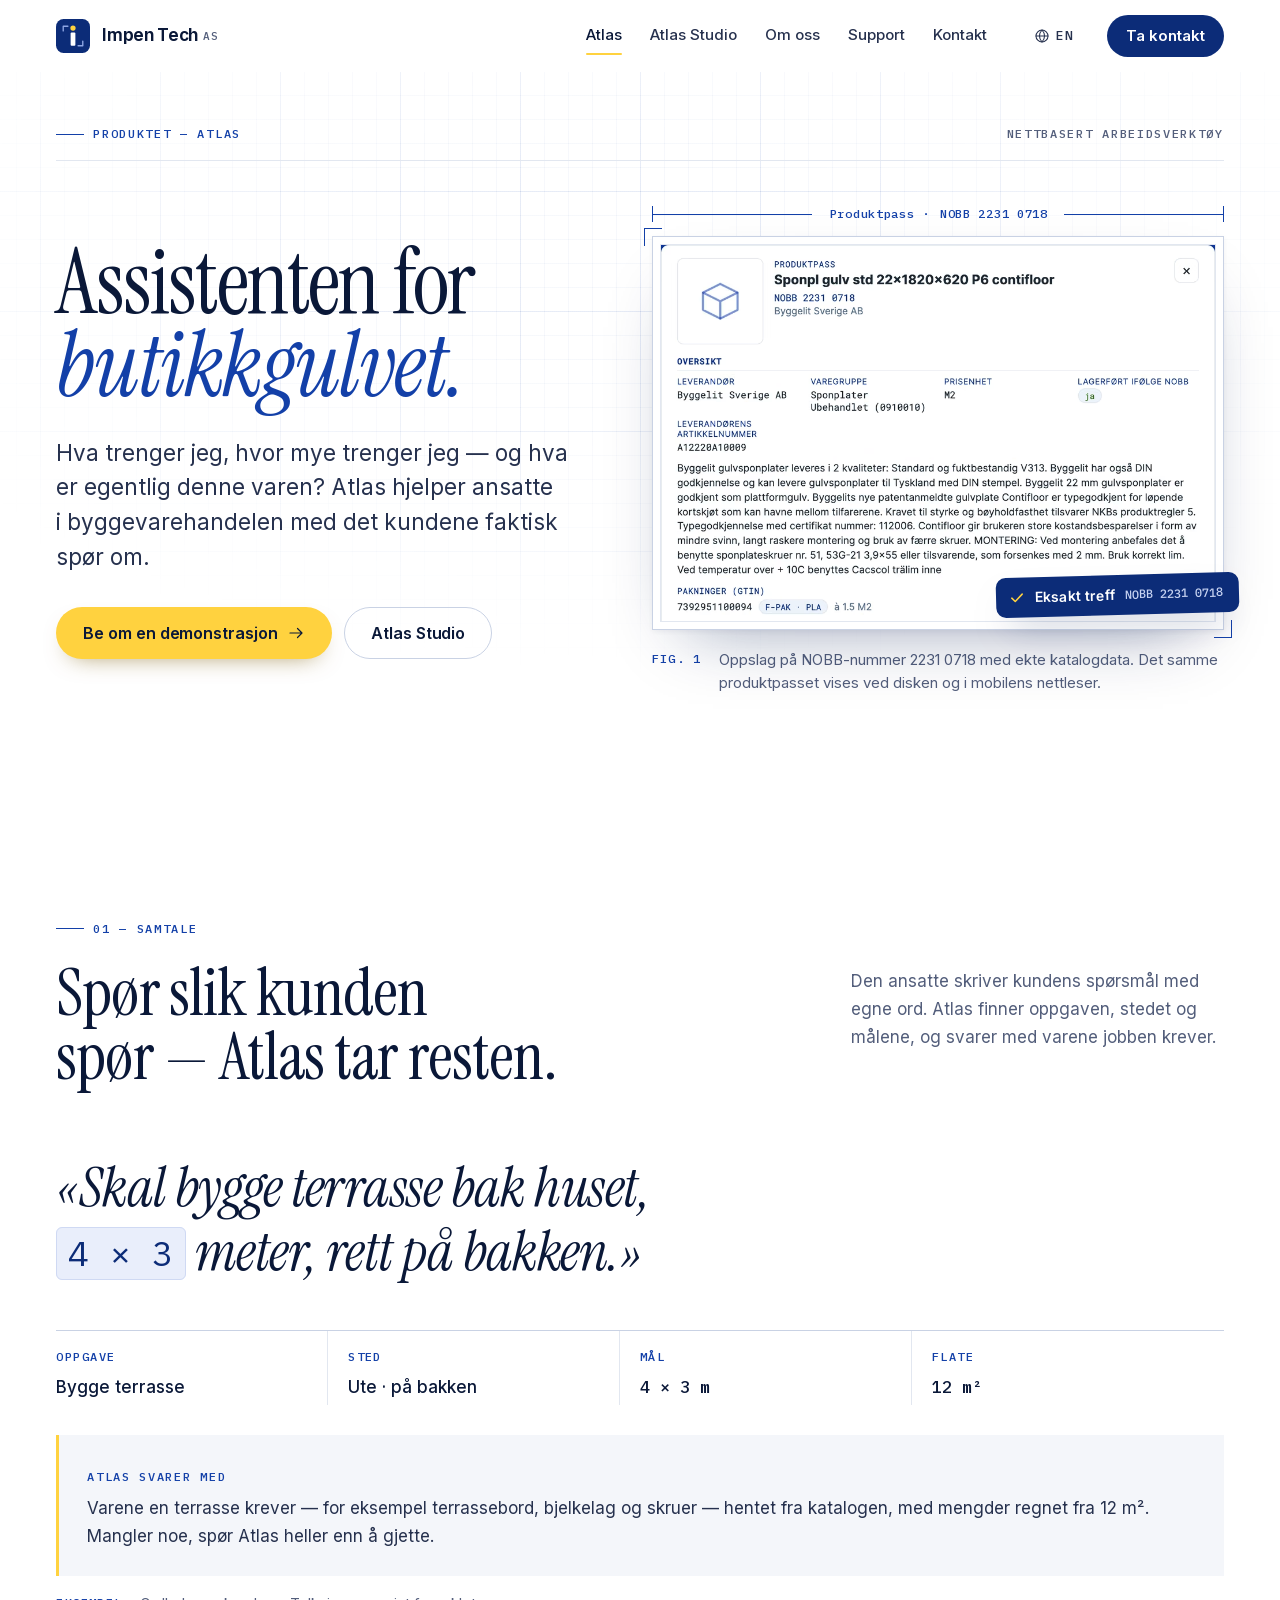
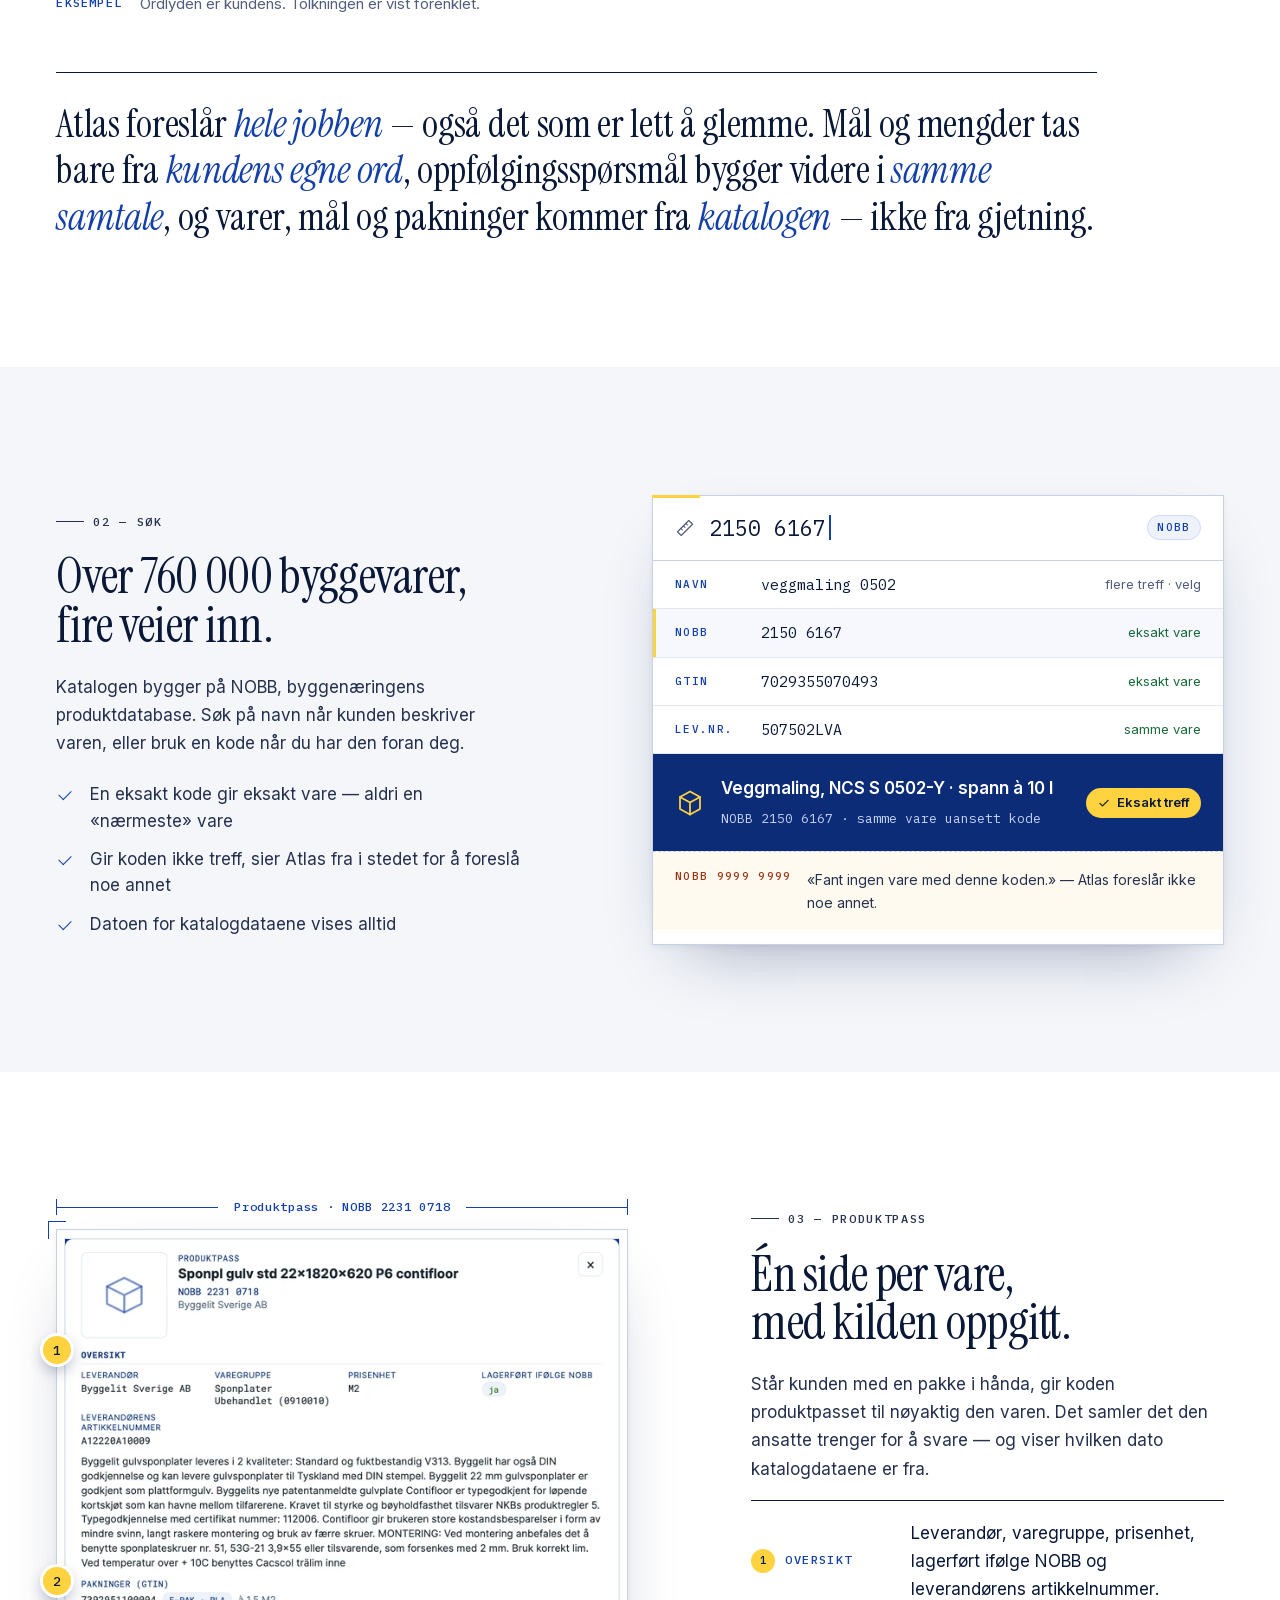
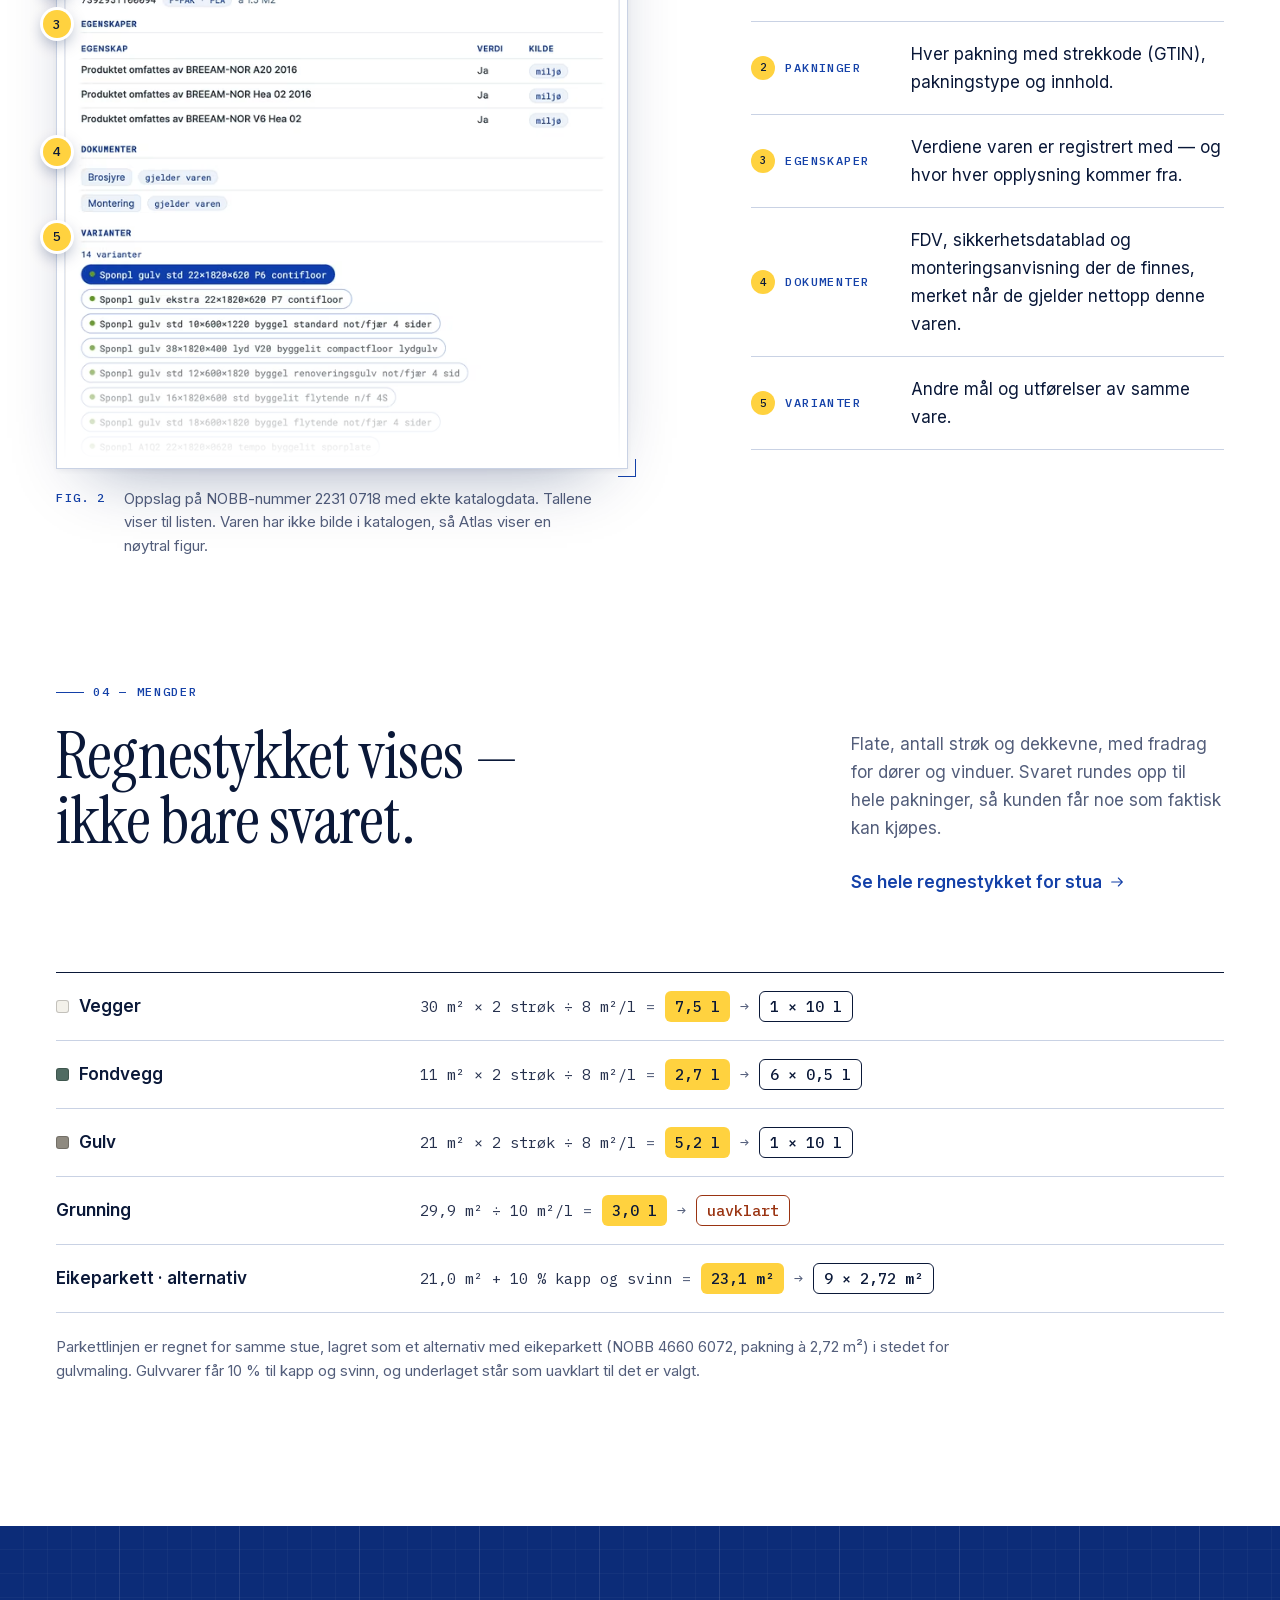
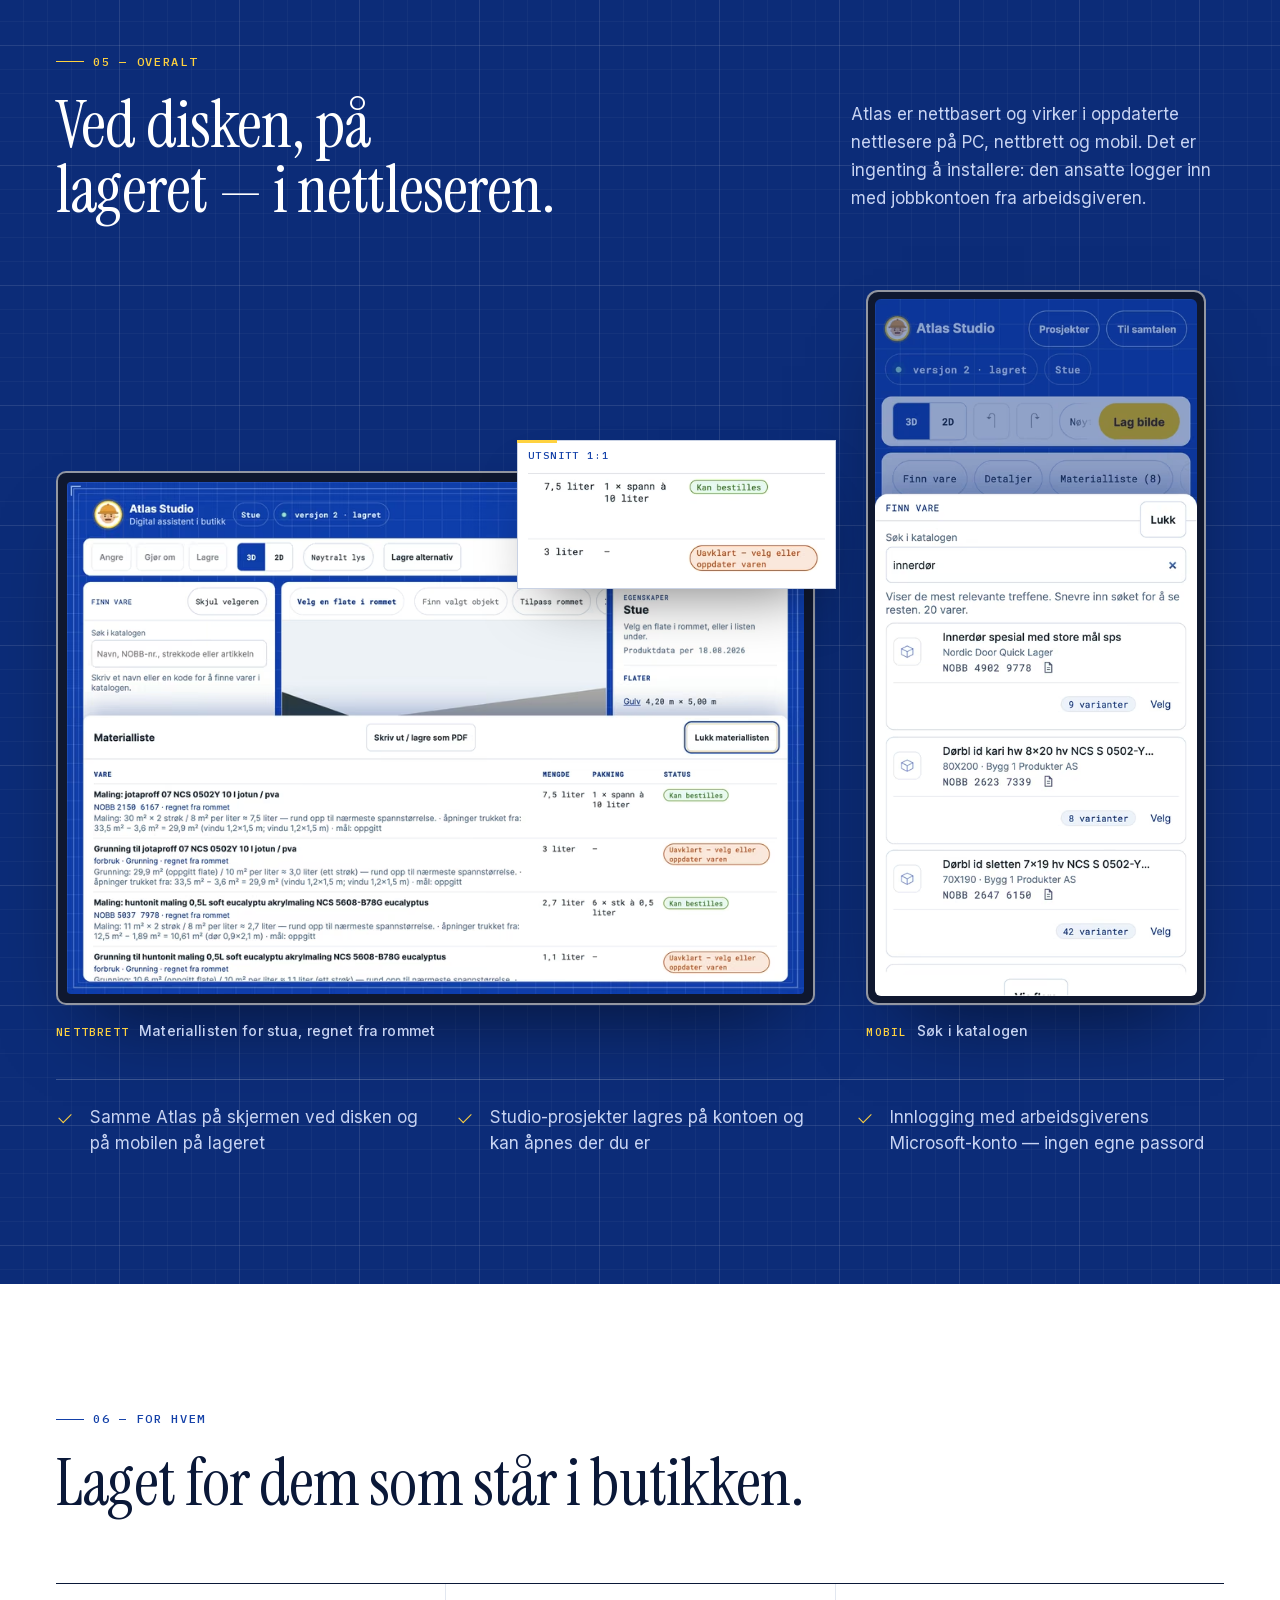
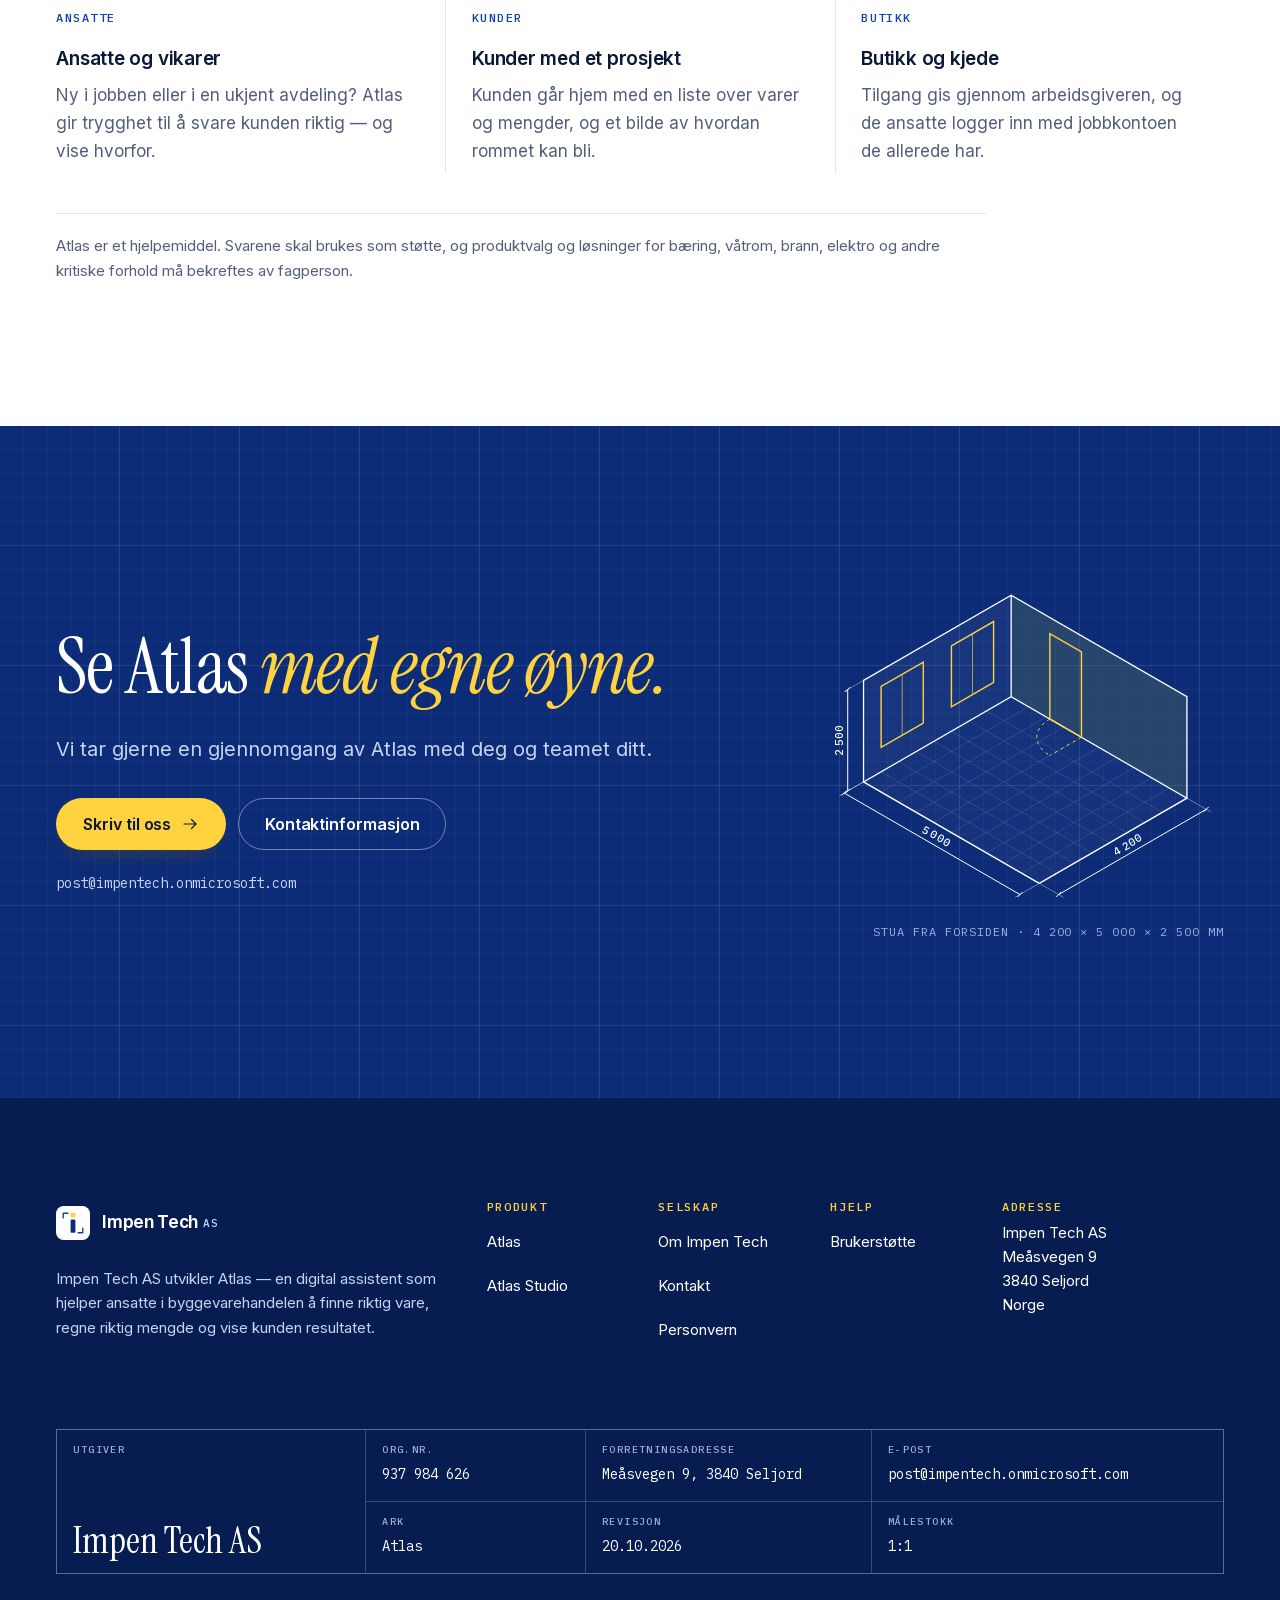
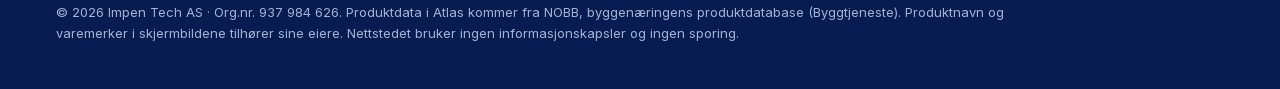
<file: atlas/index.html>
<!doctype html>
<html lang="nb">
<head>
<meta charset="utf-8">
<meta name="viewport" content="width=device-width, initial-scale=1, viewport-fit=cover">
<title>Atlas — digital assistent for byggevarehandelen | Impen Tech</title>
<meta name="description" content="Atlas forstår kundens prosjekt, finner varer blant over 760 000 byggevarer på navn, NOBB-nummer, strekkode og leverandørens artikkelnummer, og viser produktpass med dokumentasjon.">
<link rel="canonical" href="https://impentech.no/atlas/">
<link rel="alternate" hreflang="nb" href="https://impentech.no/atlas/">
<link rel="alternate" hreflang="en" href="https://impentech.no/en/atlas/">
<link rel="alternate" hreflang="x-default" href="https://impentech.no/atlas/">
<meta name="theme-color" content="#0c2c78">
<meta name="color-scheme" content="light">
<meta name="author" content="Impen Tech AS">
<meta name="format-detection" content="telephone=no">
<meta http-equiv="Content-Security-Policy" content="default-src 'self'; script-src 'self' 'sha256-xG0dW0UrB5r6I1DQE99ySOGf3HKf7XOHO17DQP6/F1c='; style-src 'self' 'unsafe-inline'; img-src 'self' data:; font-src 'self'; connect-src 'self'; manifest-src 'self'; base-uri 'self'; form-action 'none'; object-src 'none'">
<meta name="referrer" content="strict-origin-when-cross-origin">
<meta property="og:type" content="website">
<meta property="og:site_name" content="Impen Tech">
<meta property="og:locale" content="nb_NO">
<meta property="og:locale:alternate" content="en_GB">
<meta property="og:title" content="Atlas — digital assistent for byggevarehandelen | Impen Tech">
<meta property="og:description" content="Atlas forstår kundens prosjekt, finner varer blant over 760 000 byggevarer på navn, NOBB-nummer, strekkode og leverandørens artikkelnummer, og viser produktpass med dokumentasjon.">
<meta property="og:url" content="https://impentech.no/atlas/">
<meta property="og:image" content="https://impentech.no/assets/img/og-nb.jpg">
<meta property="og:image:type" content="image/jpeg">
<meta property="og:image:width" content="1200">
<meta property="og:image:height" content="630">
<meta property="og:image:alt" content="Impen Tech AS — Atlas, digital assistent for byggevarehandelen. En stue fra Atlas Studio med rommets mål tegnet oppå bildet.">
<meta name="twitter:card" content="summary_large_image">
<meta name="twitter:title" content="Atlas — digital assistent for byggevarehandelen | Impen Tech">
<meta name="twitter:description" content="Atlas forstår kundens prosjekt, finner varer blant over 760 000 byggevarer på navn, NOBB-nummer, strekkode og leverandørens artikkelnummer, og viser produktpass med dokumentasjon.">
<meta name="twitter:image" content="https://impentech.no/assets/img/og-nb.jpg">
<meta name="twitter:image:alt" content="Impen Tech AS — Atlas, digital assistent for byggevarehandelen. En stue fra Atlas Studio med rommets mål tegnet oppå bildet.">
<link rel="icon" href="/favicon.svg" type="image/svg+xml">
<link rel="icon" href="/favicon.ico" sizes="32x32">
<link rel="manifest" href="/site.webmanifest">
<link rel="preload" href="/assets/fonts/instrument-serif.woff2" as="font" type="font/woff2" crossorigin>
<link rel="preload" href="/assets/fonts/instrument-serif-italic.woff2" as="font" type="font/woff2" crossorigin>
<link rel="preload" href="/assets/fonts/inter-var.woff2" as="font" type="font/woff2" crossorigin>
<link rel="preload" as="image" type="image/avif" imagesrcset="/assets/img/produktpass-topp-640.avif 640w, /assets/img/produktpass-topp-960.avif 960w, /assets/img/produktpass-topp-1280.avif 1280w, /assets/img/produktpass-topp-1440.avif 1440w" imagesizes="(min-width: 1800px) 800px, (min-width: 1460px) 740px, (min-width: 980px) 52vw, calc(100vw - 2 * clamp(16px, 4.4vw, 72px) - 16px)" media="(min-width: 561px)" fetchpriority="high">
<link rel="preload" as="image" type="image/avif" imagesrcset="/assets/img/enhet-mobil-pass-300.avif 300w, /assets/img/enhet-mobil-pass-450.avif 450w, /assets/img/enhet-mobil-pass-600.avif 600w, /assets/img/enhet-mobil-pass-900.avif 900w, /assets/img/enhet-mobil-pass-1170.avif 1170w" imagesizes="280px" media="(max-width: 560px)" fetchpriority="high">
<link rel="stylesheet" href="/assets/css/site.css?v=m5">
<script>(function(d){d.classList.add("js");var s=0;try{s=sessionStorage.getItem("it-intro")}catch(e){}var m=window.matchMedia&&matchMedia("(prefers-reduced-motion: reduce)").matches;if(s)d.classList.add("intro-seen");else if(!m&&"IntersectionObserver"in window){d.classList.add("intro");setTimeout(function(){if(!d.classList.contains("intro-js"))d.classList.add("intro-done")},3000)}})(document.documentElement)</script>
<script src="/assets/js/site.js?v=m5" defer></script>
<script type="application/ld+json">{"@context": "https://schema.org", "@graph": [{"@type": "Organization", "@id": "https://impentech.no/#org", "name": "Impen Tech AS", "legalName": "Impen Tech AS", "alternateName": "Impen Tech", "url": "https://impentech.no/", "email": "post@impentech.onmicrosoft.com", "logo": {"@type": "ImageObject", "url": "https://impentech.no/assets/img/impen-tech-512.png", "width": 512, "height": 512}, "identifier": {"@type": "PropertyValue", "propertyID": "Organisasjonsnummer (Enhetsregisteret)", "value": "937984626"}, "address": {"@type": "PostalAddress", "streetAddress": "Meåsvegen 9", "postalCode": "3840", "addressLocality": "Seljord", "addressRegion": "Telemark", "addressCountry": "NO"}, "contactPoint": {"@type": "ContactPoint", "contactType": "customer support", "email": "post@impentech.onmicrosoft.com", "availableLanguage": ["nb", "en"]}, "sameAs": ["https://virksomhet.brreg.no/nb/oppslag/enheter/937984626"]}, {"@type": "WebSite", "@id": "https://impentech.no/#site", "url": "https://impentech.no/", "name": "Impen Tech", "publisher": {"@id": "https://impentech.no/#org"}, "inLanguage": ["nb", "en"]}, {"@type": "WebPage", "@id": "https://impentech.no/atlas/#page", "url": "https://impentech.no/atlas/", "name": "Atlas — digital assistent for byggevarehandelen | Impen Tech", "description": "Atlas forstår kundens prosjekt, finner varer blant over 760 000 byggevarer på navn, NOBB-nummer, strekkode og leverandørens artikkelnummer, og viser produktpass med dokumentasjon.", "inLanguage": "nb", "isPartOf": {"@id": "https://impentech.no/#site"}, "publisher": {"@id": "https://impentech.no/#org"}, "about": {"@id": "https://impentech.no/#org"}, "dateModified": "2026-10-20", "breadcrumb": {"@type": "BreadcrumbList", "itemListElement": [{"@type": "ListItem", "position": 1, "name": "Forside", "item": "https://impentech.no/"}, {"@type": "ListItem", "position": 2, "name": "Atlas", "item": "https://impentech.no/atlas/"}]}}, {"@type": "SoftwareApplication", "@id": "https://impentech.no/#atlas", "name": "Atlas", "applicationCategory": "BusinessApplication", "operatingSystem": "Web", "browserRequirements": "Oppdatert nettleser på PC, nettbrett eller mobil", "description": "Digital assistent for ansatte i byggevarehandelen: samtale som forstår prosjektet, søk i over 760 000 byggevarer, produktpass og Atlas Studio.", "url": "https://impentech.no/atlas/", "publisher": {"@id": "https://impentech.no/#org"}, "inLanguage": "nb"}]}</script>
</head>
<body>
<a class="skip-link" href="#innhold">Hopp til innholdet</a>
<header class="site-header">
  <div class="wrap site-header__in">
    <a class="brand" href="/"><svg class="brand__mark" viewBox="0 0 40 40" aria-hidden="true" focusable="false"><rect width="40" height="40" rx="9" fill="#0c2c78"/><path d="M8.5 14V8.5H14M31.5 26v5.5H26" fill="none" stroke="#8ea6e4" stroke-width="1.6" stroke-linecap="round" stroke-linejoin="round"/><rect x="17.2" y="16" width="5.6" height="15.5" rx="1.2" fill="#ffffff"/><circle cx="20" cy="10.6" r="3.1" fill="#ffd23f"/></svg><span class="brand__name">Impen Tech <small>AS</small></span><span class="sr-only"> – til forsiden</span></a>
    <nav class="nav" aria-label="Hovedmeny"><a href="/atlas/" aria-current="page">Atlas</a><a href="/studio/">Atlas Studio</a><a href="/om/">Om oss</a><a href="/support/">Support</a><a href="/kontakt/">Kontakt</a></nav>
    <a class="lang" href="/en/atlas/" hreflang="en"><svg viewBox="0 0 24 24" fill="none" stroke="currentColor" stroke-width="1.6" stroke-linecap="round" stroke-linejoin="round" aria-hidden="true" focusable="false"><circle cx="12" cy="12" r="9"/><path d="M3 12h18M12 3c2.5 2.6 3.8 5.6 3.8 9s-1.3 6.4-3.8 9c-2.5-2.6-3.8-5.6-3.8-9S9.5 5.6 12 3z"/></svg><span class="lang__code">EN</span><span class="sr-only" lang="en"> (English)</span></a>
    <a class="btn btn--ink btn--sm header-cta" href="/kontakt/">Ta kontakt</a>
    <details class="menu">
      <summary><span class="menu__icon" aria-hidden="true"><i></i><i></i></span><span>Meny</span></summary>
      <nav class="menu__panel" aria-label="Hovedmeny"><a href="/atlas/" aria-current="page"><span>Atlas</span><span class="mono">01</span></a><a href="/studio/"><span>Atlas Studio</span><span class="mono">02</span></a><a href="/om/"><span>Om oss</span><span class="mono">03</span></a><a href="/support/"><span>Support</span><span class="mono">04</span></a><a href="/kontakt/"><span>Kontakt</span><span class="mono">05</span></a><hr><a href="/personvern/"><span>Personvern</span><span class="mono">06</span></a><a href="/en/atlas/" hreflang="en" lang="en"><span>English</span><span class="mono">EN</span></a></nav>
    </details>
  </div>
</header>
<main id="innhold" tabindex="-1">
<section class="hero hero--split paper-grid" aria-labelledby="hero-h">
  <div class="wrap">
    <div class="hero__meta"><p class="label reveal">Produktet — Atlas</p><p class="label label--plain reveal">Nettbasert arbeidsverktøy</p></div>
    <div class="hero__cols">
      <div class="hero__text">
        <h1 class="display reveal" id="hero-h">Assistenten for <em>butikkgulvet.</em></h1>
        <p class="lede reveal reveal-d1">Hva trenger jeg, hvor mye trenger jeg — og hva er egentlig denne varen? Atlas hjelper ansatte i byggevarehandelen med det kundene faktisk spør om.</p>
        <div class="actions reveal reveal-d2"><a class="btn btn--primary" href="mailto:post@impentech.onmicrosoft.com?subject=Demonstrasjon%20av%20Atlas">Be om en demonstrasjon<svg viewBox="0 0 24 24" fill="none" stroke="currentColor" stroke-width="1.6" stroke-linecap="round" stroke-linejoin="round" aria-hidden="true" focusable="false"><path d="M4 12h16M14 6l6 6-6 6"/></svg></a><a class="btn btn--line" href="/studio/">Atlas Studio</a></div>
      </div>
      <figure class="hero__visual compose reveal reveal-d2">
        <div class="plate plate--shadow compose__desk"><div class="kote" aria-hidden="true"><span><span class="kote__pre">Produktpass · </span>NOBB 2231 0718</span></div><div class="plate__frame"><picture><source media="(max-width: 560px)" type="image/avif" srcset="/assets/img/enhet-mobil-pass-300.avif 300w, /assets/img/enhet-mobil-pass-450.avif 450w, /assets/img/enhet-mobil-pass-600.avif 600w, /assets/img/enhet-mobil-pass-900.avif 900w, /assets/img/enhet-mobil-pass-1170.avif 1170w" sizes="280px" width="900" height="1948"><source media="(max-width: 560px)" type="image/webp" srcset="/assets/img/enhet-mobil-pass-300.webp 300w, /assets/img/enhet-mobil-pass-450.webp 450w, /assets/img/enhet-mobil-pass-600.webp 600w, /assets/img/enhet-mobil-pass-900.webp 900w, /assets/img/enhet-mobil-pass-1170.webp 1170w" sizes="280px" width="900" height="1948"><source media="(max-width: 560px)" srcset="/assets/img/enhet-mobil-pass-300.jpg 300w, /assets/img/enhet-mobil-pass-450.jpg 450w, /assets/img/enhet-mobil-pass-600.jpg 600w, /assets/img/enhet-mobil-pass-900.jpg 900w, /assets/img/enhet-mobil-pass-1170.jpg 1170w" sizes="280px" width="900" height="1948"><source type="image/avif" srcset="/assets/img/produktpass-topp-640.avif 640w, /assets/img/produktpass-topp-960.avif 960w, /assets/img/produktpass-topp-1280.avif 1280w, /assets/img/produktpass-topp-1440.avif 1440w" sizes="(min-width: 1800px) 800px, (min-width: 1460px) 740px, (min-width: 980px) 52vw, calc(100vw - 2 * clamp(16px, 4.4vw, 72px) - 16px)"><source type="image/webp" srcset="/assets/img/produktpass-topp-640.webp 640w, /assets/img/produktpass-topp-960.webp 960w, /assets/img/produktpass-topp-1280.webp 1280w, /assets/img/produktpass-topp-1440.webp 1440w" sizes="(min-width: 1800px) 800px, (min-width: 1460px) 740px, (min-width: 980px) 52vw, calc(100vw - 2 * clamp(16px, 4.4vw, 72px) - 16px)"><img src="/assets/img/produktpass-topp-1440.jpg" srcset="/assets/img/produktpass-topp-640.jpg 640w, /assets/img/produktpass-topp-960.jpg 960w, /assets/img/produktpass-topp-1280.jpg 1280w, /assets/img/produktpass-topp-1440.jpg 1440w" sizes="(min-width: 1800px) 800px, (min-width: 1460px) 740px, (min-width: 980px) 52vw, calc(100vw - 2 * clamp(16px, 4.4vw, 72px) - 16px)" width="1440" height="976" alt="Produktpasset i Atlas for en gulvsponplate med NOBB-nummer 2231 0718: leverandør, varegruppe, prisenhet, lagerført ifølge NOBB, leverandørens artikkelnummer, beskrivelse og pakning med strekkode." fetchpriority="high" decoding="async"></picture></div><p class="compose__stamp" aria-hidden="true"><svg viewBox="0 0 24 24" fill="none" stroke="currentColor" stroke-width="2" stroke-linecap="round" stroke-linejoin="round" aria-hidden="true" focusable="false"><path d="M5 12.5l4.5 4.5L19 7.5"/></svg><span>Eksakt treff</span><span class="mono">NOBB 2231 0718</span></p></div>
        <figcaption class="cap"><span class="cap__fig">Fig. 1</span><p>Oppslag på NOBB-nummer 2231 0718 med ekte katalogdata. Det samme produktpasset vises ved disken og i mobilens nettleser.</p></figcaption>
      </figure>
    </div>
  </div>
</section><section class="section" id="samtale" aria-labelledby="samtale-h">
  <div class="wrap">
    <div class="sec-head">
      <p class="label">01 — Samtale</p>
      <h2 class="title reveal" id="samtale-h">Spør slik kunden spør&nbsp;— Atlas tar resten.</h2>
      <div class="sec-head__text reveal reveal-d1"><p>Den ansatte skriver kundens spørsmål med egne ord. Atlas finner oppgaven, stedet og målene, og svarer med varene jobben krever.</p></div>
    </div>
    <figure class="specimen reveal">
      <blockquote class="utter"><p>«Skal bygge terrasse bak huset, <span class="m">4 × 3</span> meter, rett på bakken.»</p></blockquote>
      <ul class="parse" aria-label="Slik leser Atlas spørsmålet">
        <li><b>Oppgave</b><span>Bygge terrasse</span></li>
        <li><b>Sted</b><span>Ute · på bakken</span></li>
        <li><b>Mål</b><span class="mono">4 × 3 m</span></li>
        <li><b>Flate</b><span class="mono">12 m²</span></li>
      </ul>
      <div class="answer"><p class="label label--plain">Atlas svarer med</p><p>Varene en terrasse krever — for eksempel terrassebord, bjelkelag og skruer — hentet fra katalogen, med mengder regnet fra 12 m². Mangler noe, spør Atlas heller enn å gjette.</p></div>
      <figcaption class="cap"><span class="cap__fig">Eksempel</span><p>Ordlyden er kundens. Tolkningen er vist forenklet.</p></figcaption>
    </figure>
    <p class="principles reveal">Atlas foreslår <b>hele jobben</b> — også det som er lett å glemme. Mål og mengder tas bare fra <b>kundens egne ord</b>, oppfølgingsspørsmål bygger videre i <b>samme samtale</b>, og varer, mål og pakninger kommer fra <b>katalogen</b> — ikke fra gjetning.</p>
  </div>
</section><section class="section section--kalk" id="sok" aria-labelledby="sok-h">
  <div class="wrap">
    <div class="feature">
      <div class="feature__text">
        <p class="label">02 — Søk</p>
        <h2 class="title title--s reveal" id="sok-h">Over 760&nbsp;000 byggevarer, fire veier inn.</h2>
        <p class="reveal">Katalogen bygger på NOBB, byggenæringens produktdatabase. Søk på navn når kunden beskriver varen, eller bruk en kode når du har den foran deg.</p>
        <ul class="checks reveal">
          <li>En eksakt kode gir eksakt vare — aldri en «nærmeste» vare</li>
          <li>Gir koden ikke treff, sier Atlas fra i stedet for å foreslå noe annet</li>
          <li>Datoen for katalogdataene vises alltid</li>
        </ul>
      </div>
      <div class="feature__media reveal reveal-d1">
        <div class="console" data-console role="group" aria-label="Eksempel: fire måter å finne samme vare på">
          <div class="console__field" aria-hidden="true"><svg viewBox="0 0 24 24" fill="none" stroke="currentColor" stroke-width="1.4" stroke-linecap="round" stroke-linejoin="round" aria-hidden="true" focusable="false"><path d="M3 16.5L16.5 3 21 7.5 7.5 21z"/><path d="M7 12.5l1.8 1.8M10 9.5l1.8 1.8M13 6.5l1.8 1.8"/></svg><span class="console__input"><span class="console__type">2150 6167</span><span class="console__caret"></span></span><span class="console__kind">NOBB</span></div>
          <ul class="console__rows"><li class="is-many" data-code="veggmaling 0502" data-kind="NAVN"><b>NAVN</b><span>veggmaling 0502</span><em>flere treff · velg</em></li><li class="is-exact is-active" data-code="2150 6167" data-kind="NOBB"><b>NOBB</b><span>2150 6167</span><em>eksakt vare</em></li><li class="is-exact" data-code="7029355070493" data-kind="GTIN"><b>GTIN</b><span>7029355070493</span><em>eksakt vare</em></li><li class="is-exact" data-code="507502LVA" data-kind="LEV.NR."><b>LEV.NR.</b><span>507502LVA</span><em>samme vare</em></li></ul>
          <div class="console__hit"><svg viewBox="0 0 24 24" fill="none" stroke="currentColor" stroke-width="1.4" stroke-linecap="round" stroke-linejoin="round" aria-hidden="true" focusable="false"><path d="M12 2.8l8 4.4v9.6l-8 4.4-8-4.4V7.2z"/><path d="M4 7.2l8 4.4 8-4.4M12 11.6v9.6"/></svg><div><strong>Veggmaling, NCS S 0502-Y · spann à 10 l</strong><span class="mono">NOBB 2150 6167 · samme vare uansett kode</span></div><span class="console__ok"><svg viewBox="0 0 24 24" fill="none" stroke="currentColor" stroke-width="2" stroke-linecap="round" stroke-linejoin="round" aria-hidden="true" focusable="false"><path d="M5 12.5l4.5 4.5L19 7.5"/></svg>Eksakt treff</span></div>
          <p class="console__miss"><b>NOBB 9999 9999</b><span>«Fant ingen vare med denne koden.» — Atlas foreslår ikke noe annet.</span></p>
        </div>
      </div>
    </div>
  </div>
</section><section class="section" id="produktpass" aria-labelledby="pass-h">
  <div class="wrap">
    <div class="feature feature--flip feature--top">
      <div class="feature__text">
        <p class="label">03 — Produktpass</p>
        <h2 class="title title--s reveal" id="pass-h">Én side per vare, med kilden oppgitt.</h2>
        <p class="reveal">Står kunden med en pakke i hånda, gir koden produktpasset til nøyaktig den varen. Det samler det den ansatte trenger for å svare — og viser hvilken dato katalogdataene er fra.</p>
        <dl class="specs specs--num reveal"><div><dt><span class="n">1</span>Oversikt</dt><dd>Leverandør, varegruppe, prisenhet, lagerført ifølge NOBB og leverandørens artikkelnummer.</dd></div><div><dt><span class="n">2</span>Pakninger</dt><dd>Hver pakning med strekkode (GTIN), pakningstype og innhold.</dd></div><div><dt><span class="n">3</span>Egenskaper</dt><dd>Verdiene varen er registrert med — og hvor hver opplysning kommer fra.</dd></div><div><dt><span class="n">4</span>Dokumenter</dt><dd>FDV, sikkerhetsdatablad og monteringsanvisning der de finnes, merket når de gjelder nettopp denne varen.</dd></div><div><dt><span class="n">5</span>Varianter</dt><dd>Andre mål og utførelser av samme vare.</dd></div></dl>
      </div>
      <figure class="plate plate--shadow feature__media reveal reveal-d1">
        <div class="kote" aria-hidden="true"><span>Produktpass · NOBB 2231 0718</span></div>
        <div class="plate__frame pinned fade"><picture><source type="image/avif" srcset="/assets/img/produktpass-640.avif 640w, /assets/img/produktpass-960.avif 960w, /assets/img/produktpass-1280.avif 1280w, /assets/img/produktpass-1440.avif 1440w" sizes="(min-width: 1800px) 750px, (min-width: 1460px) 620px, (min-width: 980px) 44vw, calc(100vw - 2 * clamp(16px, 4.4vw, 72px) - 16px)"><source type="image/webp" srcset="/assets/img/produktpass-640.webp 640w, /assets/img/produktpass-960.webp 960w, /assets/img/produktpass-1280.webp 1280w, /assets/img/produktpass-1440.webp 1440w" sizes="(min-width: 1800px) 750px, (min-width: 1460px) 620px, (min-width: 980px) 44vw, calc(100vw - 2 * clamp(16px, 4.4vw, 72px) - 16px)"><img src="/assets/img/produktpass-1440.jpg" srcset="/assets/img/produktpass-640.jpg 640w, /assets/img/produktpass-960.jpg 960w, /assets/img/produktpass-1280.jpg 1280w, /assets/img/produktpass-1440.jpg 1440w" sizes="(min-width: 1800px) 750px, (min-width: 1460px) 620px, (min-width: 980px) 44vw, calc(100vw - 2 * clamp(16px, 4.4vw, 72px) - 16px)" width="1440" height="2140" alt="Produktpasset i Atlas for en gulvsponplate med NOBB-nummer 2231 0718: oversikt, beskrivelse, pakning med strekkode 7392951100094 à 1,5 m², egenskaper med kilden «miljø», dokumentene «Brosjyre» og «Montering» merket «gjelder varen», og 14 varianter." decoding="async"></picture><span class="pin" style="--x:0%;--y:14.3%" aria-hidden="true">1</span><span class="pin" style="--x:0%;--y:41.9%" aria-hidden="true">2</span><span class="pin" style="--x:0%;--y:47.0%" aria-hidden="true">3</span><span class="pin" style="--x:0%;--y:62.2%" aria-hidden="true">4</span><span class="pin" style="--x:0%;--y:72.4%" aria-hidden="true">5</span></div>
        <figcaption class="cap"><span class="cap__fig">Fig. 2</span><p>Oppslag på NOBB-nummer 2231 0718 med ekte katalogdata. Tallene viser til listen. Varen har ikke bilde i katalogen, så Atlas viser en nøytral figur.</p></figcaption>
      </figure>
    </div>
  </div>
</section><section class="section section--top0" id="mengder" aria-labelledby="mengder-h">
  <div class="wrap">
    <div class="sec-head">
      <p class="label">04 — Mengder</p>
      <h2 class="title reveal" id="mengder-h">Regnestykket vises&nbsp;— ikke bare svaret.</h2>
      <div class="sec-head__text reveal reveal-d1"><p>Flate, antall strøk og dekkevne, med fradrag for dører og vinduer. Svaret rundes opp til hele pakninger, så kunden får noe som faktisk kan kjøpes.</p><a class="arrow-link" href="/#mengde"><span>Se hele regnestykket for stua</span><svg viewBox="0 0 24 24" fill="none" stroke="currentColor" stroke-width="1.6" stroke-linecap="round" stroke-linejoin="round" aria-hidden="true" focusable="false"><path d="M4 12h16M14 6l6 6-6 6"/></svg></a></div>
    </div>
    <ul class="formulas">
      <li class="reveal"><span class="what"><i style="background:#F3F1EA"></i>Vegger</span><span class="eq"><span class="f">30 m² × 2 strøk ÷ 8 m²/l</span><span class="out"><span class="arr">=</span><span class="res">7,5 l</span><span class="arr">→</span><span class="pak">1 × 10 l</span></span></span></li>
      <li class="reveal"><span class="what"><i style="background:#4f6b62"></i>Fondvegg</span><span class="eq"><span class="f">11 m² × 2 strøk ÷ 8 m²/l</span><span class="out"><span class="arr">=</span><span class="res">2,7 l</span><span class="arr">→</span><span class="pak">6 × 0,5 l</span></span></span></li>
      <li class="reveal"><span class="what"><i style="background:#8f8a80"></i>Gulv</span><span class="eq"><span class="f">21 m² × 2 strøk ÷ 8 m²/l</span><span class="out"><span class="arr">=</span><span class="res">5,2 l</span><span class="arr">→</span><span class="pak">1 × 10 l</span></span></span></li>
      <li class="reveal"><span class="what">Grunning</span><span class="eq"><span class="f">29,9 m² ÷ 10 m²/l</span><span class="out"><span class="arr">=</span><span class="res">3,0 l</span><span class="arr">→</span><span class="pak pak--warn">uavklart</span></span></span></li>
      <li class="reveal"><span class="what">Eikeparkett · alternativ</span><span class="eq"><span class="f">21,0 m² + 10 % kapp og svinn</span><span class="out"><span class="arr">=</span><span class="res">23,1 m²</span><span class="arr">→</span><span class="pak">9 × 2,72 m²</span></span></span></li>
    </ul>
    <p class="note reveal">Parkettlinjen er regnet for samme stue, lagret som et alternativ med eikeparkett (NOBB 4660 6072, pakning à 2,72 m²) i stedet for gulvmaling. Gulvvarer får 10 % til kapp og svinn, og underlaget står som uavklart til det er valgt.</p>
  </div>
</section><section class="band section" id="overalt" aria-labelledby="overalt-h">
  <div class="wrap">
    <div class="sec-head">
      <p class="label">05 — Overalt</p>
      <h2 class="title reveal" id="overalt-h">Ved disken, på lageret&nbsp;— i nettleseren.</h2>
      <div class="sec-head__text reveal reveal-d1"><p>Atlas er nettbasert og virker i oppdaterte nettlesere på PC, nettbrett og mobil. Det er ingenting å installere: den ansatte logger inn med jobbkontoen fra arbeidsgiveren.</p></div>
    </div>
    <div class="showcase">
      <figure class="device device--tab reveal"><div class="device__screen"><picture><source type="image/avif" srcset="/assets/img/enhet-nettbrett-liste-600.avif 600w, /assets/img/enhet-nettbrett-liste-900.avif 900w, /assets/img/enhet-nettbrett-liste-1200.avif 1200w, /assets/img/enhet-nettbrett-liste-1800.avif 1800w, /assets/img/enhet-nettbrett-liste-2360.avif 2360w" sizes="(min-width: 1800px) 980px, (min-width: 1460px) 900px, (min-width: 761px) calc((100vw - 2 * clamp(16px, 4.4vw, 72px)) * .68), calc(100vw - 2 * clamp(16px, 4.4vw, 72px) - 24px)"><source type="image/webp" srcset="/assets/img/enhet-nettbrett-liste-600.webp 600w, /assets/img/enhet-nettbrett-liste-900.webp 900w, /assets/img/enhet-nettbrett-liste-1200.webp 1200w, /assets/img/enhet-nettbrett-liste-1800.webp 1800w, /assets/img/enhet-nettbrett-liste-2360.webp 2360w" sizes="(min-width: 1800px) 980px, (min-width: 1460px) 900px, (min-width: 761px) calc((100vw - 2 * clamp(16px, 4.4vw, 72px)) * .68), calc(100vw - 2 * clamp(16px, 4.4vw, 72px) - 24px)"><img src="/assets/img/enhet-nettbrett-liste-1200.jpg" srcset="/assets/img/enhet-nettbrett-liste-600.jpg 600w, /assets/img/enhet-nettbrett-liste-900.jpg 900w, /assets/img/enhet-nettbrett-liste-1200.jpg 1200w, /assets/img/enhet-nettbrett-liste-1800.jpg 1800w, /assets/img/enhet-nettbrett-liste-2360.jpg 2360w" sizes="(min-width: 1800px) 980px, (min-width: 1460px) 900px, (min-width: 761px) calc((100vw - 2 * clamp(16px, 4.4vw, 72px)) * .68), calc(100vw - 2 * clamp(16px, 4.4vw, 72px) - 24px)" width="1200" height="834" alt="Materiallisten i Atlas Studio på et nettbrett i liggende format: veggmaling 7,5 liter, 1 spann à 10 liter, «Kan bestilles»; grunning 3 liter, «Uavklart — velg eller oppdater varen»; fondveggmaling 2,7 liter, 6 × 0,5 liter." decoding="async"></picture></div><div class="zoom" aria-hidden="true"><p class="zoom__k">Utsnitt 1:1</p><picture><source type="image/avif" srcset="/assets/img/nettbrett-liste-zoom-395.avif 395w, /assets/img/nettbrett-liste-zoom-790.avif 790w" sizes="(min-width: 1460px) 380px, (min-width: 761px) 25vw, min(calc(100vw - 40px), 395px)"><source type="image/webp" srcset="/assets/img/nettbrett-liste-zoom-395.webp 395w, /assets/img/nettbrett-liste-zoom-790.webp 790w" sizes="(min-width: 1460px) 380px, (min-width: 761px) 25vw, min(calc(100vw - 40px), 395px)"><img src="/assets/img/nettbrett-liste-zoom-790.jpg" srcset="/assets/img/nettbrett-liste-zoom-395.jpg 395w, /assets/img/nettbrett-liste-zoom-790.jpg 790w" sizes="(min-width: 1460px) 380px, (min-width: 761px) 25vw, min(calc(100vw - 40px), 395px)" width="790" height="300" alt="" decoding="async"></picture></div><figcaption class="device__cap">Nettbrett<span>Materiallisten for stua, regnet fra rommet</span></figcaption></figure>
      <figure class="device device--mobile reveal reveal-d1"><div class="device__screen"><picture><source type="image/avif" srcset="/assets/img/enhet-mobil-sok-300.avif 300w, /assets/img/enhet-mobil-sok-450.avif 450w, /assets/img/enhet-mobil-sok-600.avif 600w, /assets/img/enhet-mobil-sok-900.avif 900w, /assets/img/enhet-mobil-sok-1170.avif 1170w" sizes="(min-width: 1460px) 340px, (min-width: 761px) 26vw, 300px"><source type="image/webp" srcset="/assets/img/enhet-mobil-sok-300.webp 300w, /assets/img/enhet-mobil-sok-450.webp 450w, /assets/img/enhet-mobil-sok-600.webp 600w, /assets/img/enhet-mobil-sok-900.webp 900w, /assets/img/enhet-mobil-sok-1170.webp 1170w" sizes="(min-width: 1460px) 340px, (min-width: 761px) 26vw, 300px"><img src="/assets/img/enhet-mobil-sok-1170.jpg" srcset="/assets/img/enhet-mobil-sok-300.jpg 300w, /assets/img/enhet-mobil-sok-450.jpg 450w, /assets/img/enhet-mobil-sok-600.jpg 600w, /assets/img/enhet-mobil-sok-900.jpg 900w, /assets/img/enhet-mobil-sok-1170.jpg 1170w" sizes="(min-width: 1460px) 340px, (min-width: 761px) 26vw, 300px" width="1170" height="2532" alt="Katalogsøket i en mobil nettleser: søket «innerdør» med treff fra katalogen, hver med NOBB-nummer, antall varianter og knappen «Velg»." decoding="async"></picture></div><figcaption class="device__cap">Mobil<span>Søk i katalogen</span></figcaption></figure>
    </div>
    <ul class="checks checks--row reveal">
      <li>Samme Atlas på skjermen ved disken og på mobilen på lageret</li>
      <li>Studio-prosjekter lagres på kontoen og kan åpnes der du er</li>
      <li>Innlogging med arbeidsgiverens Microsoft-konto — ingen egne passord</li>
    </ul>
  </div>
</section><section class="section" aria-labelledby="hvem-h">
  <div class="wrap">
    <div class="sec-head">
      <p class="label">06 — For hvem</p>
      <h2 class="title reveal" id="hvem-h">Laget for dem som står i butikken.</h2>
      
    </div>
    <ul class="cols">
      <li class="reveal"><span class="n">Ansatte</span><h3 class="h3">Ansatte og vikarer</h3><p>Ny i jobben eller i en ukjent avdeling? Atlas gir trygghet til å svare kunden riktig — og vise hvorfor.</p></li>
      <li class="reveal reveal-d1"><span class="n">Kunder</span><h3 class="h3">Kunder med et prosjekt</h3><p>Kunden går hjem med en liste over varer og mengder, og et bilde av hvordan rommet kan bli.</p></li>
      <li class="reveal reveal-d2"><span class="n">Butikk</span><h3 class="h3">Butikk og kjede</h3><p>Tilgang gis gjennom arbeidsgiveren, og de ansatte logger inn med jobbkontoen de allerede har.</p></li>
    </ul>
    <p class="note reveal">Atlas er et hjelpemiddel. Svarene skal brukes som støtte, og produktvalg og løsninger for bæring, våtrom, brann, elektro og andre kritiske forhold må bekreftes av fagperson.</p>
  </div>
</section><section class="band cta" aria-labelledby="cta-h">
  <div class="wrap cta__in">
    <div class="cta__main">
      <h2 class="title reveal" id="cta-h">Se Atlas <em>med egne øyne.</em></h2>
      <p class="cta__text reveal reveal-d1">Vi tar gjerne en gjennomgang av Atlas med deg og teamet ditt.</p>
      <div class="actions reveal reveal-d2"><a class="btn btn--primary" href="mailto:post@impentech.onmicrosoft.com?subject=Demonstrasjon%20av%20Atlas">Skriv til oss<svg viewBox="0 0 24 24" fill="none" stroke="currentColor" stroke-width="1.6" stroke-linecap="round" stroke-linejoin="round" aria-hidden="true" focusable="false"><path d="M4 12h16M14 6l6 6-6 6"/></svg></a><a class="btn btn--line" href="/kontakt/">Kontaktinformasjon</a></div>
      <p class="cta__mail mono">post@impentech.onmicrosoft.com</p>
    </div>
    <figure class="cta__art"><svg class="axo axo--cta draw" viewBox="-523 -740 977 820" aria-hidden="true" focusable="false"><path class="axo__grid" d="M43.3 -25.0L-389.7 -275.0M86.6 -50.0L-346.4 -300.0M129.9 -75.0L-303.1 -325.0M173.2 -100.0L-259.8 -350.0M216.5 -125.0L-216.5 -375.0M259.8 -150.0L-173.2 -400.0M303.1 -175.0L-129.9 -425.0M-43.3 -25.0L320.4 -235.0M-86.6 -50.0L277.1 -260.0M-129.9 -75.0L233.8 -285.0M-173.2 -100.0L190.5 -310.0M-216.5 -125.0L147.2 -335.0M-259.8 -150.0L103.9 -360.0M-303.1 -175.0L60.6 -385.0M-346.4 -200.0L17.3 -410.0M-389.7 -225.0L-26.0 -435.0"/><path class="axo__floor" d="M0.0 -0.0L363.7 -210.0L-69.3 -460.0L-433.0 -250.0Z"/><path class="axo__wall" d="M-433.0 -250.0L-69.3 -460.0L-69.3 -710.0L-433.0 -500.0Z"/><path class="axo__wall axo__wall--accent" d="M363.7 -210.0L-69.3 -460.0L-69.3 -710.0L363.7 -460.0Z"/><path class="d axo__edge" pathLength="1" d="M0.0 -0.0L363.7 -210.0L-69.3 -460.0L-433.0 -250.0L0.0 -0.0"/><path class="d axo__edge" pathLength="1" d="M-433.0 -250.0L-433.0 -500.0L-69.3 -710.0L363.7 -460.0L363.7 -210.0M-69.3 -460.0L-69.3 -710.0"/><path class="d axo__open" pathLength="1" d="M-112.6 -495.0L-216.5 -435.0L-216.5 -585.0L-112.6 -645.0Z"/><path class="axo__sash" d="M-164.5 -465.0L-164.5 -615.0"/><path class="d axo__open" pathLength="1" d="M-285.8 -395.0L-389.7 -335.0L-389.7 -485.0L-285.8 -545.0Z"/><path class="axo__sash" d="M-337.7 -365.0L-337.7 -515.0"/><path class="d axo__open" pathLength="1" d="M103.9 -360.0L26.0 -405.0L26.0 -615.0L103.9 -570.0Z"/><path class="axo__swing" d="M26.0 -405.0L18.3 -400.0L11.5 -394.7L5.7 -388.9L1.0 -382.8L-2.5 -376.5L-4.9 -370.0L-6.2 -363.3L-6.2 -356.7L-4.9 -350.0L-2.5 -343.5L1.0 -337.2L5.7 -331.1L11.5 -325.3L18.3 -320.0L26.0 -315.0"/><path class="axo__leaf" d="M103.9 -360.0L26.0 -315.0"/><path class="axo__ext" d="M0.0 -0.0L59.5 34.4M363.7 -210.0L423.3 -175.6"/><path class="d axo__dim" pathLength="1" d="M47.6 27.5L411.4 -182.5"/><path class="axo__dim" d="M41.6 33.5L53.6 21.5M405.4 -176.5L417.4 -188.5"/><text class="axo__t" x="229.5" y="-77.5" transform="rotate(-30 229.5 -77.5)" dy="-12" text-anchor="middle">4 200</text><path class="axo__ext" d="M0.0 -0.0L-59.5 34.4M-433.0 -250.0L-492.6 -215.6"/><path class="d axo__dim" pathLength="1" d="M-47.6 27.5L-480.6 -222.5"/><path class="axo__dim" d="M-53.6 33.5L-41.6 21.5M-486.6 -216.5L-474.6 -228.5"/><text class="axo__t" x="-264.1" y="-97.5" transform="rotate(30 -264.1 -97.5)" dy="-12" text-anchor="middle">5 000</text><path class="axo__ext" d="M-433.0 -250.0L-481.7 -221.9M-433.0 -500.0L-481.7 -471.9"/><path class="d axo__dim" pathLength="1" d="M-472.0 -227.5L-472.0 -477.5"/><path class="axo__dim" d="M-478.0 -221.5L-466.0 -233.5M-478.0 -471.5L-466.0 -483.5"/><text class="axo__t" x="-472.0" y="-352.5" transform="rotate(-90 -472.0 -352.5)" dy="-12" text-anchor="middle">2 500</text></svg><figcaption class="mono">Stua fra forsiden · 4 200 × 5 000 × 2 500 mm</figcaption></figure>
  </div>
</section>
</main>
<footer class="site-footer">
  <div class="wrap">
    <div class="foot-top">
      <div class="foot-brand">
        <a class="brand brand--light" href="/"><svg class="brand__mark" viewBox="0 0 40 40" aria-hidden="true" focusable="false"><rect width="40" height="40" rx="9" fill="#ffffff"/><path d="M8.5 14V8.5H14M31.5 26v5.5H26" fill="none" stroke="#1340a8" stroke-width="1.6" stroke-linecap="round" stroke-linejoin="round"/><rect x="17.2" y="16" width="5.6" height="15.5" rx="1.2" fill="#0c2c78"/><circle cx="20" cy="10.6" r="3.1" fill="#ffd23f"/></svg><span class="brand__name">Impen Tech <small>AS</small></span></a>
        <p>Impen Tech AS utvikler Atlas — en digital assistent som hjelper ansatte i byggevarehandelen å finne riktig vare, regne riktig mengde og vise kunden resultatet.</p>
      </div>
      <div><h2>Produkt</h2><ul><li><a href="/atlas/">Atlas</a></li><li><a href="/studio/">Atlas Studio</a></li></ul></div>
      <div><h2>Selskap</h2><ul><li><a href="/om/">Om Impen Tech</a></li><li><a href="/kontakt/">Kontakt</a></li><li><a href="/personvern/">Personvern</a></li></ul></div>
      <div><h2>Hjelp</h2><ul><li><a href="/support/">Brukerstøtte</a></li></ul></div>
      <div class="foot-contact"><h2>Adresse</h2><address>Impen Tech AS<br>Meåsvegen 9<br>3840 Seljord<br>Norge</address></div>
    </div>
    <div class="titleblock" role="group" aria-label="Selskapsopplysninger">
      <div class="tb-name"><small>Utgiver</small><strong>Impen Tech AS</strong></div>
      <div class="tb-c"><small>Org.nr.</small><span>937 984 626</span></div>
      <div class="tb-c"><small>Forretningsadresse</small><span>Meåsvegen 9, 3840 Seljord</span></div>
      <div class="tb-c tb-wide"><small>E-post</small><span><a href="mailto:post@impentech.onmicrosoft.com">post@impentech.onmicrosoft.com</a></span></div>
      <div class="tb-c tb-r2"><small>Ark</small><span>Atlas</span></div>
      <div class="tb-c tb-r2"><small>Revisjon</small><span>20.10.2026</span></div>
      <div class="tb-c tb-r2 tb-wide"><small>Målestokk</small><span>1:1</span></div>
    </div>
    <p class="foot-small">© 2026 Impen Tech AS · Org.nr. 937 984 626. Produktdata i Atlas kommer fra NOBB, byggenæringens produktdatabase (Byggtjeneste). Produktnavn og varemerker i skjermbildene tilhører sine eiere. Nettstedet bruker ingen informasjonskapsler og ingen sporing.</p>
  </div>
</footer>
</body>
</html>
</file>
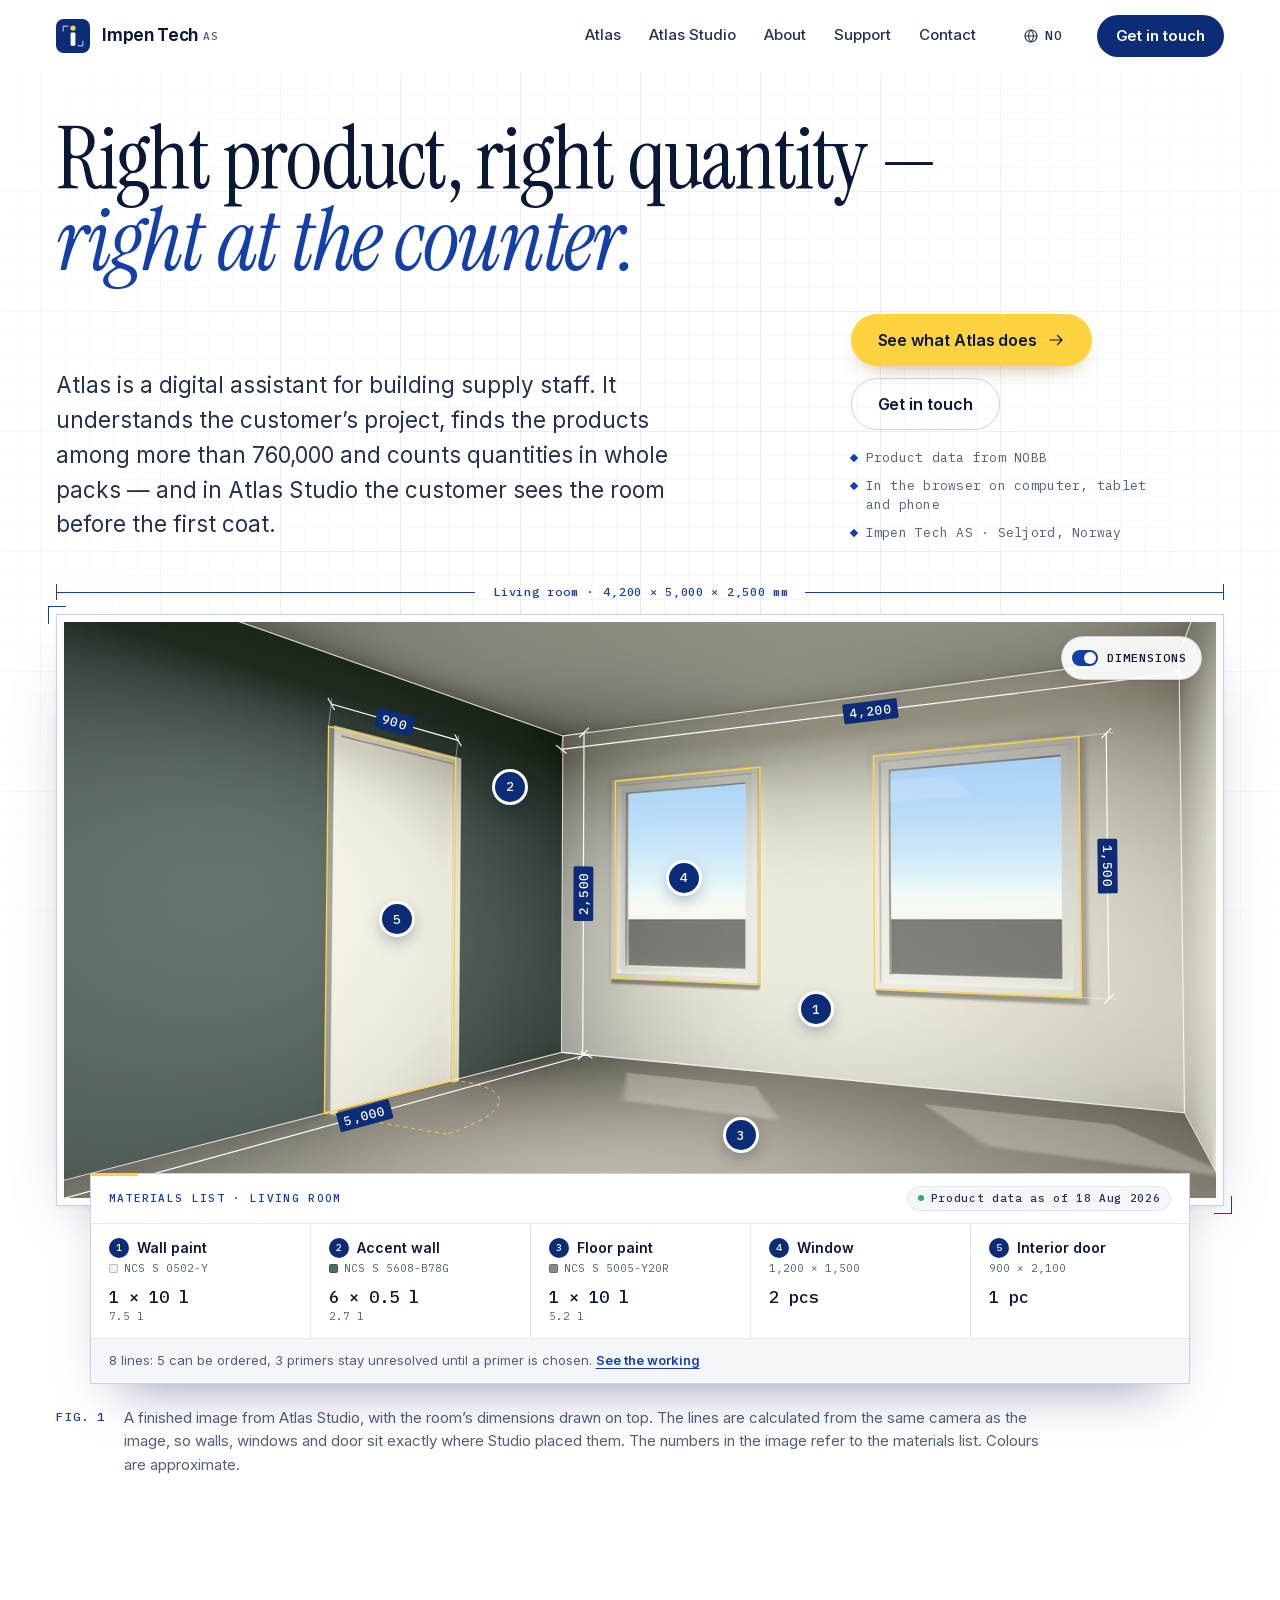
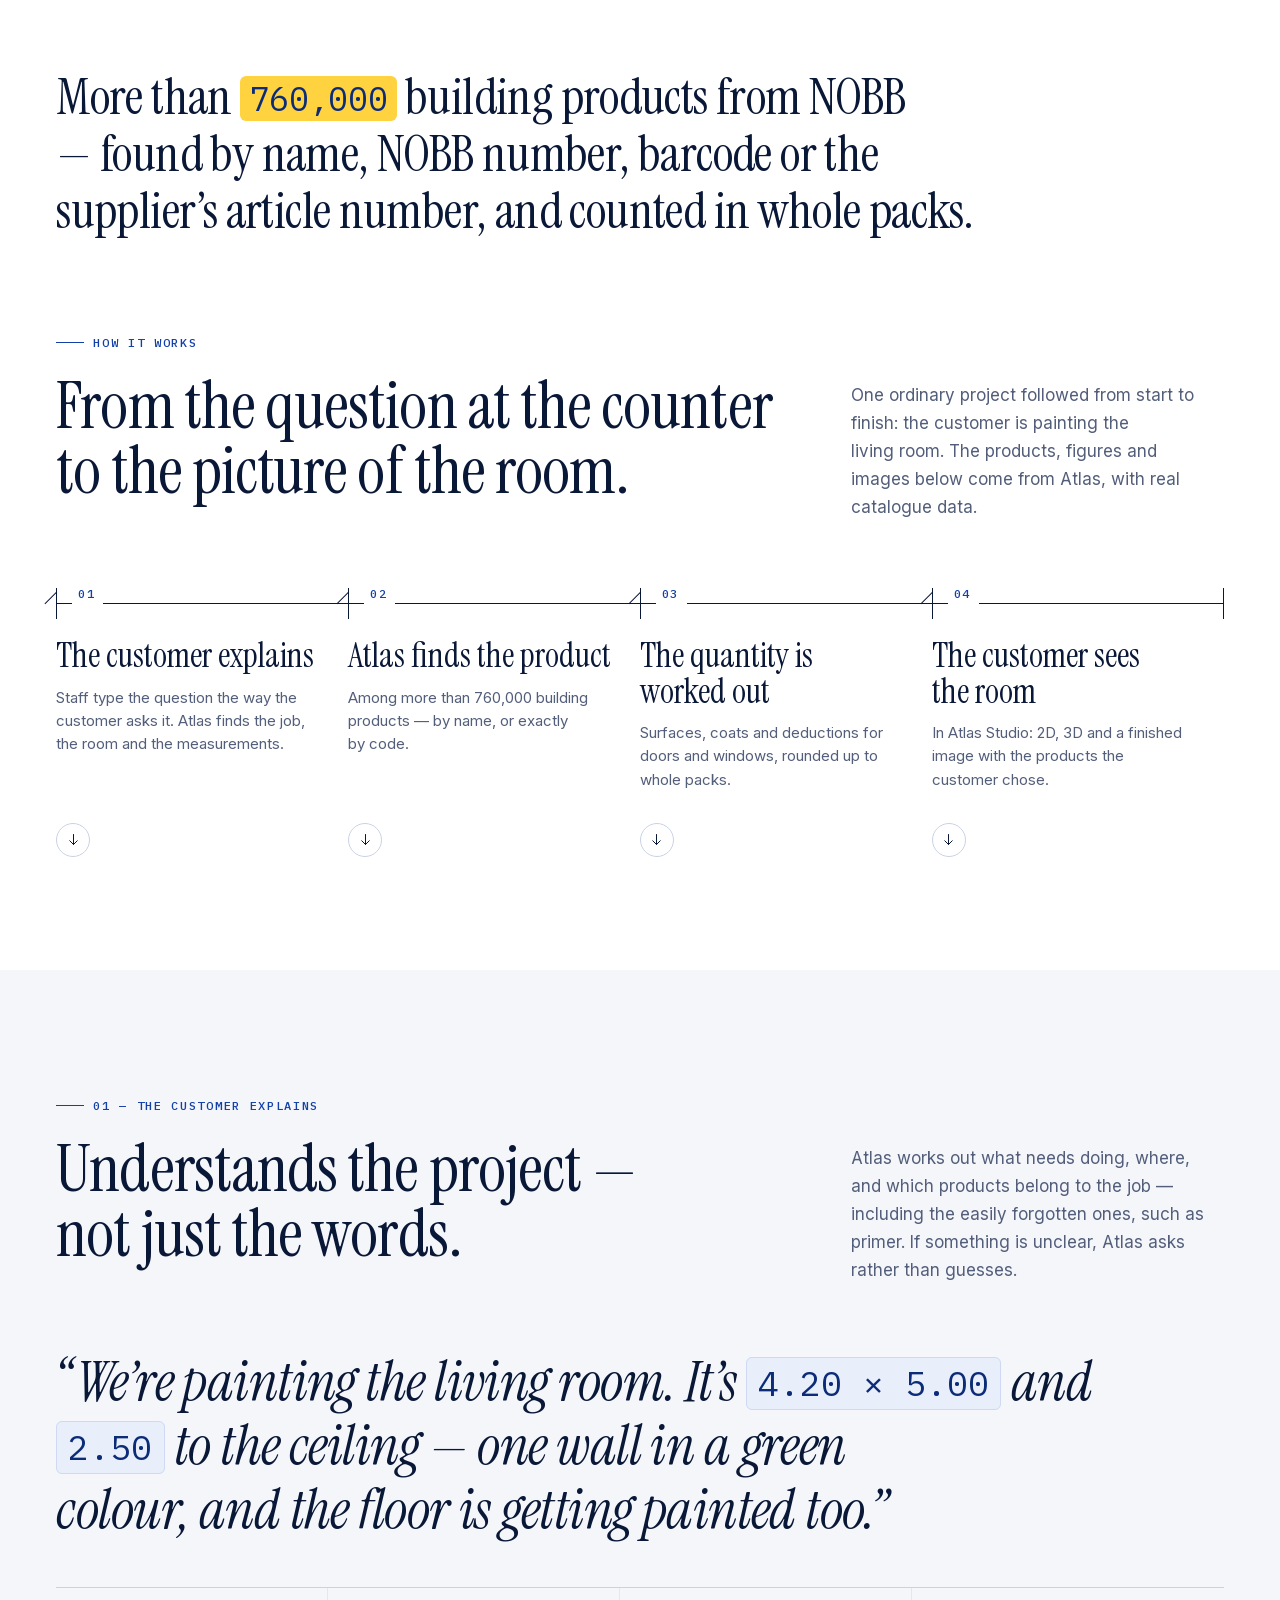
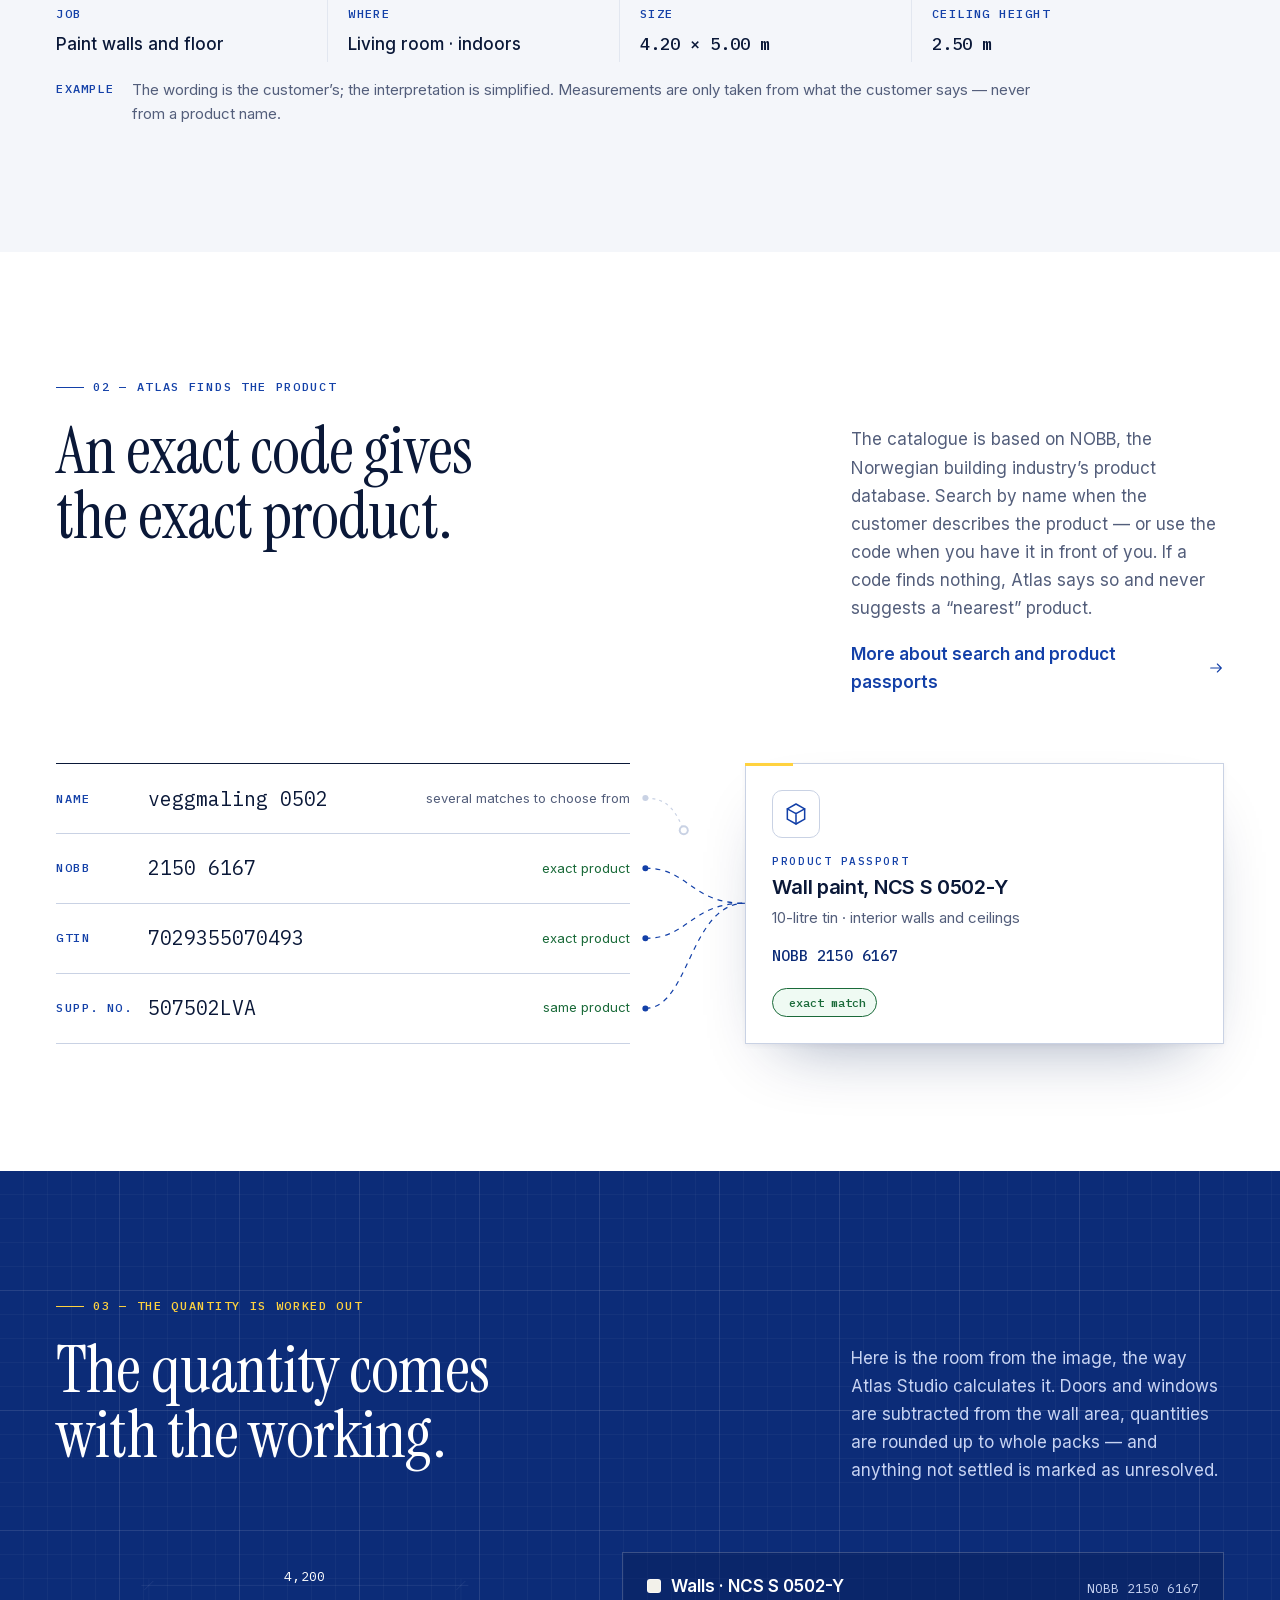
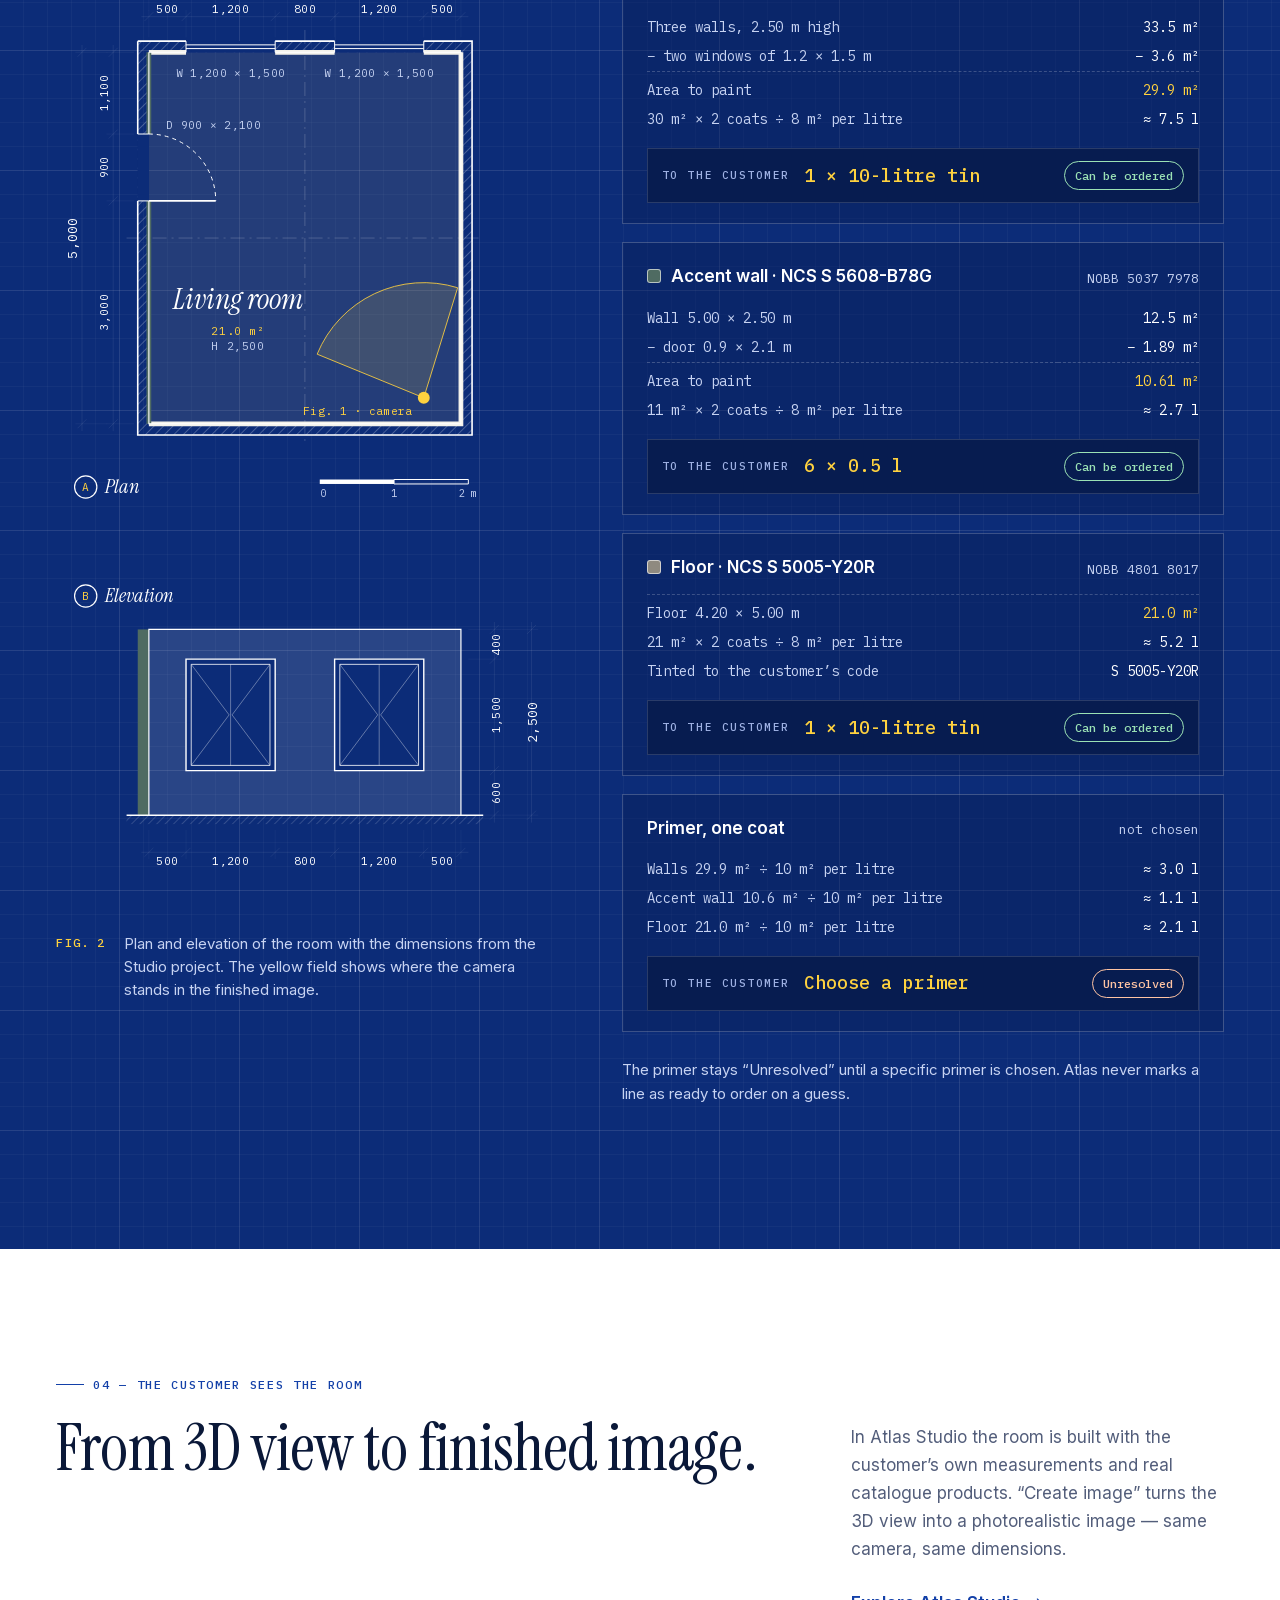
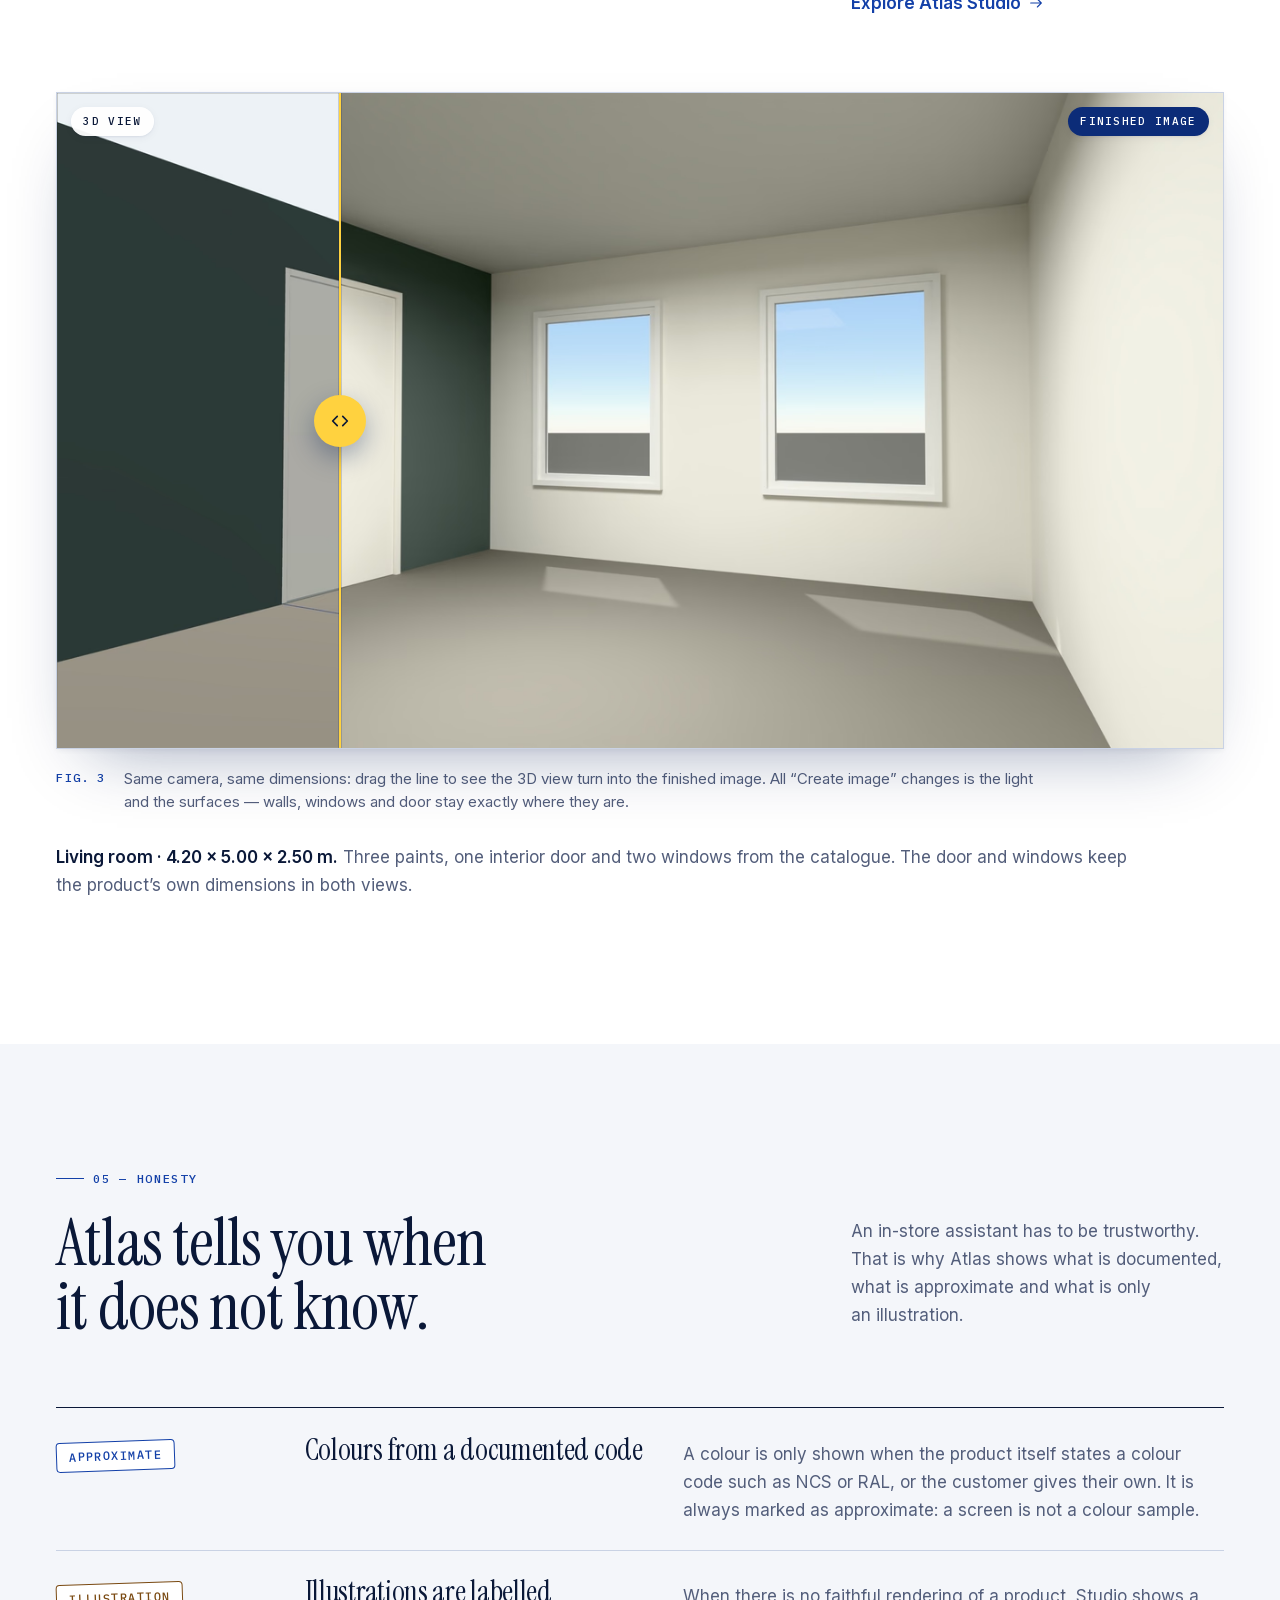
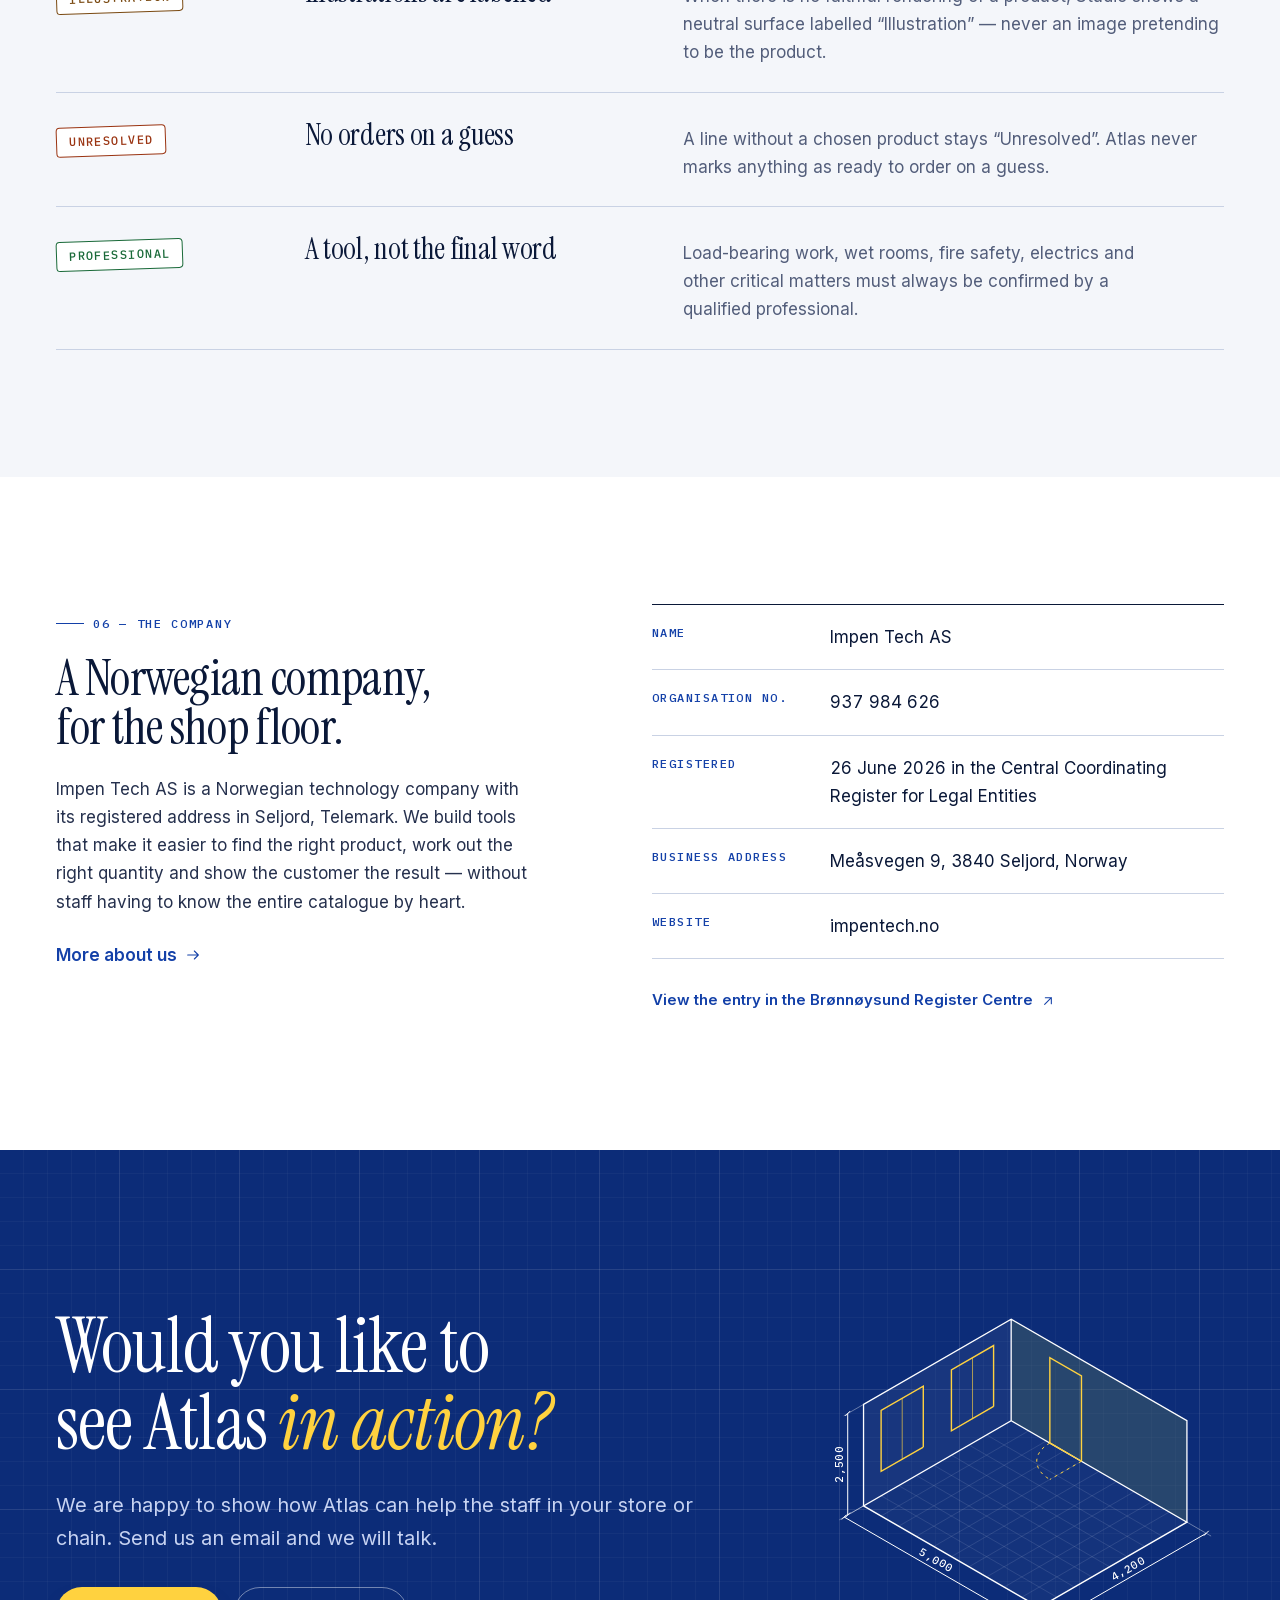
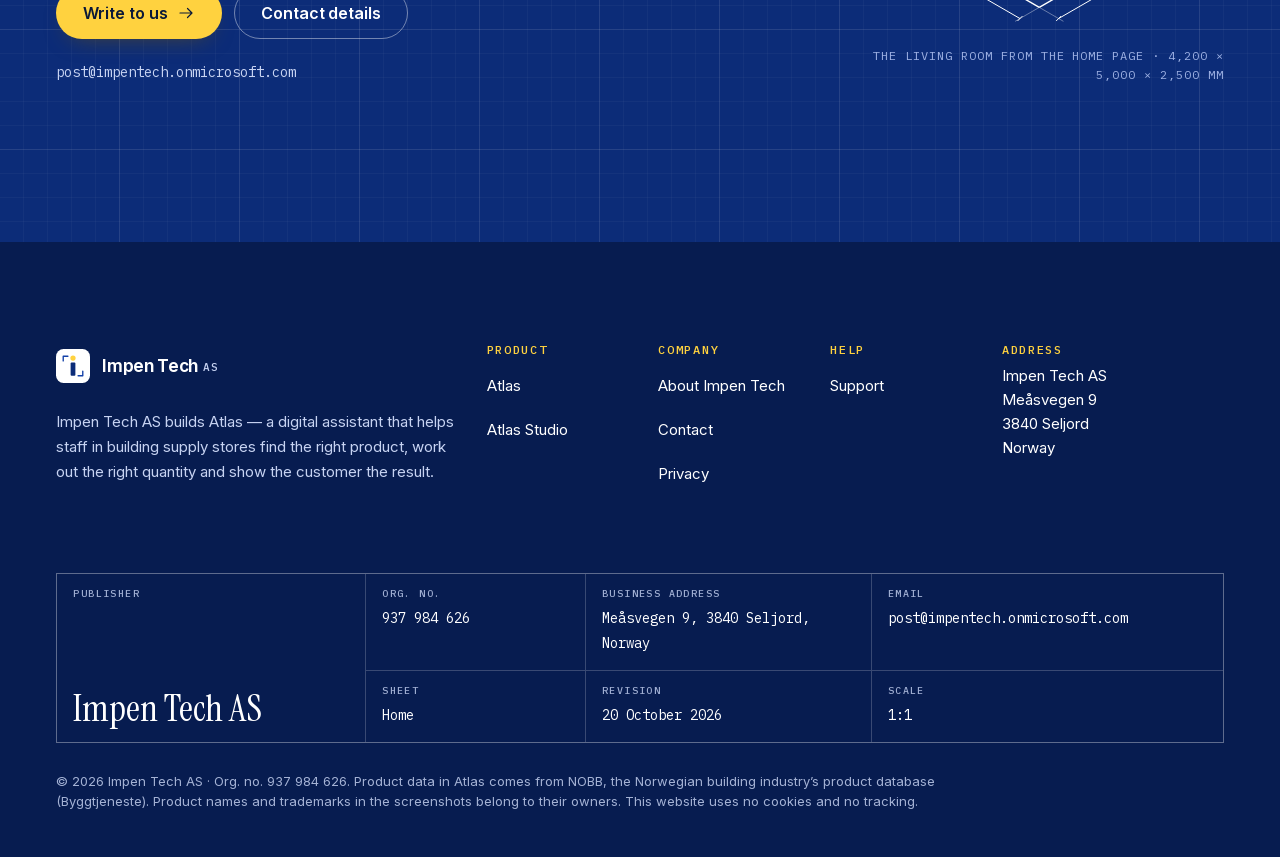
<file: en/index.html>
<!doctype html>
<html lang="en">
<head>
<meta charset="utf-8">
<meta name="viewport" content="width=device-width, initial-scale=1, viewport-fit=cover">
<title>Impen Tech — Atlas, the digital assistant for building supply retail</title>
<meta name="description" content="Impen Tech AS builds Atlas: a digital assistant that helps building supply staff find the right product among more than 760,000 building products, work out the right quantity and show the customer the room in Atlas Studio.">
<link rel="canonical" href="https://impentech.no/en/">
<link rel="alternate" hreflang="nb" href="https://impentech.no/">
<link rel="alternate" hreflang="en" href="https://impentech.no/en/">
<link rel="alternate" hreflang="x-default" href="https://impentech.no/">
<meta name="theme-color" content="#0c2c78">
<meta name="color-scheme" content="light">
<meta name="author" content="Impen Tech AS">
<meta name="format-detection" content="telephone=no">
<meta http-equiv="Content-Security-Policy" content="default-src 'self'; script-src 'self' 'sha256-xG0dW0UrB5r6I1DQE99ySOGf3HKf7XOHO17DQP6/F1c='; style-src 'self' 'unsafe-inline'; img-src 'self' data:; font-src 'self'; connect-src 'self'; manifest-src 'self'; base-uri 'self'; form-action 'none'; object-src 'none'">
<meta name="referrer" content="strict-origin-when-cross-origin">
<meta property="og:type" content="website">
<meta property="og:site_name" content="Impen Tech">
<meta property="og:locale" content="en_GB">
<meta property="og:locale:alternate" content="nb_NO">
<meta property="og:title" content="Impen Tech — Atlas, the digital assistant for building supply retail">
<meta property="og:description" content="Impen Tech AS builds Atlas: a digital assistant that helps building supply staff find the right product among more than 760,000 building products, work out the right quantity and show the customer the room in Atlas Studio.">
<meta property="og:url" content="https://impentech.no/en/">
<meta property="og:image" content="https://impentech.no/assets/img/og-en.jpg">
<meta property="og:image:type" content="image/jpeg">
<meta property="og:image:width" content="1200">
<meta property="og:image:height" content="630">
<meta property="og:image:alt" content="Impen Tech AS — Atlas, the digital assistant for building supply retail. A living room from Atlas Studio with its dimensions drawn over the image.">
<meta name="twitter:card" content="summary_large_image">
<meta name="twitter:title" content="Impen Tech — Atlas, the digital assistant for building supply retail">
<meta name="twitter:description" content="Impen Tech AS builds Atlas: a digital assistant that helps building supply staff find the right product among more than 760,000 building products, work out the right quantity and show the customer the room in Atlas Studio.">
<meta name="twitter:image" content="https://impentech.no/assets/img/og-en.jpg">
<meta name="twitter:image:alt" content="Impen Tech AS — Atlas, the digital assistant for building supply retail. A living room from Atlas Studio with its dimensions drawn over the image.">
<link rel="icon" href="/favicon.svg" type="image/svg+xml">
<link rel="icon" href="/favicon.ico" sizes="32x32">
<link rel="manifest" href="/site.webmanifest">
<link rel="preload" href="/assets/fonts/instrument-serif.woff2" as="font" type="font/woff2" crossorigin>
<link rel="preload" href="/assets/fonts/instrument-serif-italic.woff2" as="font" type="font/woff2" crossorigin>
<link rel="preload" href="/assets/fonts/inter-var.woff2" as="font" type="font/woff2" crossorigin>
<link rel="preload" as="image" type="image/avif" imagesrcset="/assets/img/rom-640.avif 640w, /assets/img/rom-960.avif 960w, /assets/img/rom-1280.avif 1280w, /assets/img/rom-1600.avif 1600w, /assets/img/rom-1920.avif 1920w, /assets/img/rom-2200.avif 2200w" imagesizes="(max-width: 700px) calc(150vw - 3 * clamp(16px, 4.4vw, 72px)), (min-width: 1800px) 1660px, (min-width: 1700px) 1580px, calc(100vw - 2 * clamp(16px, 4.4vw, 72px) - 24px)" fetchpriority="high">
<link rel="stylesheet" href="/assets/css/site.css?v=m5">
<script>(function(d){d.classList.add("js");var s=0;try{s=sessionStorage.getItem("it-intro")}catch(e){}var m=window.matchMedia&&matchMedia("(prefers-reduced-motion: reduce)").matches;if(s)d.classList.add("intro-seen");else if(!m&&"IntersectionObserver"in window){d.classList.add("intro");setTimeout(function(){if(!d.classList.contains("intro-js"))d.classList.add("intro-done")},3000)}})(document.documentElement)</script>
<script src="/assets/js/site.js?v=m5" defer></script>
<script type="application/ld+json">{"@context": "https://schema.org", "@graph": [{"@type": "Organization", "@id": "https://impentech.no/#org", "name": "Impen Tech AS", "legalName": "Impen Tech AS", "alternateName": "Impen Tech", "url": "https://impentech.no/", "email": "post@impentech.onmicrosoft.com", "logo": {"@type": "ImageObject", "url": "https://impentech.no/assets/img/impen-tech-512.png", "width": 512, "height": 512}, "identifier": {"@type": "PropertyValue", "propertyID": "Organisasjonsnummer (Enhetsregisteret)", "value": "937984626"}, "address": {"@type": "PostalAddress", "streetAddress": "Meåsvegen 9", "postalCode": "3840", "addressLocality": "Seljord", "addressRegion": "Telemark", "addressCountry": "NO"}, "contactPoint": {"@type": "ContactPoint", "contactType": "customer support", "email": "post@impentech.onmicrosoft.com", "availableLanguage": ["nb", "en"]}, "sameAs": ["https://virksomhet.brreg.no/nb/oppslag/enheter/937984626"]}, {"@type": "WebSite", "@id": "https://impentech.no/#site", "url": "https://impentech.no/", "name": "Impen Tech", "publisher": {"@id": "https://impentech.no/#org"}, "inLanguage": ["nb", "en"]}, {"@type": "WebPage", "@id": "https://impentech.no/en/#page", "url": "https://impentech.no/en/", "name": "Impen Tech — Atlas, the digital assistant for building supply retail", "description": "Impen Tech AS builds Atlas: a digital assistant that helps building supply staff find the right product among more than 760,000 building products, work out the right quantity and show the customer the room in Atlas Studio.", "inLanguage": "en", "isPartOf": {"@id": "https://impentech.no/#site"}, "publisher": {"@id": "https://impentech.no/#org"}, "about": {"@id": "https://impentech.no/#org"}, "dateModified": "2026-10-20"}, {"@type": "SoftwareApplication", "@id": "https://impentech.no/en/#atlas", "name": "Atlas", "applicationCategory": "BusinessApplication", "operatingSystem": "Web", "browserRequirements": "An up-to-date browser on a computer, tablet or phone", "description": "Digital assistant for staff in building supply retail: a conversation that understands the project, search across more than 760,000 building products, product passports and Atlas Studio.", "url": "https://impentech.no/en/atlas/", "publisher": {"@id": "https://impentech.no/#org"}, "inLanguage": "en"}]}</script>
</head>
<body class="home">
<a class="skip-link" href="#innhold">Skip to content</a>
<header class="site-header">
  <div class="wrap site-header__in">
    <a class="brand" href="/en/"><svg class="brand__mark" viewBox="0 0 40 40" aria-hidden="true" focusable="false"><rect width="40" height="40" rx="9" fill="#0c2c78"/><path d="M8.5 14V8.5H14M31.5 26v5.5H26" fill="none" stroke="#8ea6e4" stroke-width="1.6" stroke-linecap="round" stroke-linejoin="round"/><rect x="17.2" y="16" width="5.6" height="15.5" rx="1.2" fill="#ffffff"/><circle cx="20" cy="10.6" r="3.1" fill="#ffd23f"/></svg><span class="brand__name">Impen Tech <small>AS</small></span><span class="sr-only"> – home</span></a>
    <nav class="nav" aria-label="Main menu"><a href="/en/atlas/">Atlas</a><a href="/en/studio/">Atlas Studio</a><a href="/en/about/">About</a><a href="/en/support/">Support</a><a href="/en/contact/">Contact</a></nav>
    <a class="lang" href="/" hreflang="nb"><svg viewBox="0 0 24 24" fill="none" stroke="currentColor" stroke-width="1.6" stroke-linecap="round" stroke-linejoin="round" aria-hidden="true" focusable="false"><circle cx="12" cy="12" r="9"/><path d="M3 12h18M12 3c2.5 2.6 3.8 5.6 3.8 9s-1.3 6.4-3.8 9c-2.5-2.6-3.8-5.6-3.8-9S9.5 5.6 12 3z"/></svg><span class="lang__code">NO</span><span class="sr-only" lang="nb"> (norsk)</span></a>
    <a class="btn btn--ink btn--sm header-cta" href="/en/contact/">Get in touch</a>
    <details class="menu">
      <summary><span class="menu__icon" aria-hidden="true"><i></i><i></i></span><span>Menu</span></summary>
      <nav class="menu__panel" aria-label="Main menu"><a href="/en/atlas/"><span>Atlas</span><span class="mono">01</span></a><a href="/en/studio/"><span>Atlas Studio</span><span class="mono">02</span></a><a href="/en/about/"><span>About</span><span class="mono">03</span></a><a href="/en/support/"><span>Support</span><span class="mono">04</span></a><a href="/en/contact/"><span>Contact</span><span class="mono">05</span></a><hr><a href="/en/privacy/"><span>Privacy</span><span class="mono">06</span></a><a href="/" hreflang="nb" lang="nb"><span>Norsk</span><span class="mono">NO</span></a></nav>
    </details>
  </div>
</header>
<main id="innhold" tabindex="-1">
<section class="hero hero--home paper-grid" aria-labelledby="hero-h">
  <div class="wrap">
    <h1 class="display display--home reveal" id="hero-h">Right product, right&nbsp;quantity&nbsp;— <em>right at the&nbsp;counter.</em></h1>
    <div class="hero__grid">
      <p class="lede reveal reveal-d1">Atlas is a digital assistant for building supply staff. It understands the customer’s project, finds the products among more than 760,000 and counts quantities in whole packs — and in Atlas Studio the customer sees the room before the first coat.</p>
      <div class="hero__side reveal reveal-d2">
        <div class="actions"><a class="btn btn--primary" href="/en/atlas/">See what Atlas does<svg viewBox="0 0 24 24" fill="none" stroke="currentColor" stroke-width="1.6" stroke-linecap="round" stroke-linejoin="round" aria-hidden="true" focusable="false"><path d="M4 12h16M14 6l6 6-6 6"/></svg></a><a class="btn btn--line" href="/en/contact/">Get in touch</a></div>
        <ul class="facts facts--list"><li>Product data from NOBB</li><li>In the browser on computer, tablet and phone</li><li>Impen Tech AS · Seljord, Norway</li></ul>
      </div>
    </div>
  </div>
  <div class="wrap wrap--wide hero__figure"><figure class="room" aria-labelledby="rom-cap">
  <div class="kote room__kote" aria-hidden="true"><span><span class="kote__pre">Living room · </span>4,200 × 5,000 × 2,500 mm</span></div>
  <div class="room__stage">
    <div class="kote-v room__kote-v" aria-hidden="true"><span>2,500</span></div>
    <div class="room__frame">
      <div class="room__view">
        <picture><source type="image/avif" srcset="/assets/img/rom-640.avif 640w, /assets/img/rom-960.avif 960w, /assets/img/rom-1280.avif 1280w, /assets/img/rom-1600.avif 1600w, /assets/img/rom-1920.avif 1920w, /assets/img/rom-2200.avif 2200w" sizes="(max-width: 700px) calc(150vw - 3 * clamp(16px, 4.4vw, 72px)), (min-width: 1800px) 1660px, (min-width: 1700px) 1580px, calc(100vw - 2 * clamp(16px, 4.4vw, 72px) - 24px)"><source type="image/webp" srcset="/assets/img/rom-640.webp 640w, /assets/img/rom-960.webp 960w, /assets/img/rom-1280.webp 1280w, /assets/img/rom-1600.webp 1600w, /assets/img/rom-1920.webp 1920w, /assets/img/rom-2200.webp 2200w" sizes="(max-width: 700px) calc(150vw - 3 * clamp(16px, 4.4vw, 72px)), (min-width: 1800px) 1660px, (min-width: 1700px) 1580px, calc(100vw - 2 * clamp(16px, 4.4vw, 72px) - 24px)"><img src="/assets/img/rom-1920.jpg" srcset="/assets/img/rom-640.jpg 640w, /assets/img/rom-960.jpg 960w, /assets/img/rom-1280.jpg 1280w, /assets/img/rom-1600.jpg 1600w, /assets/img/rom-1920.jpg 1920w, /assets/img/rom-2200.jpg 2200w" sizes="(max-width: 700px) calc(150vw - 3 * clamp(16px, 4.4vw, 72px)), (min-width: 1800px) 1660px, (min-width: 1700px) 1580px, calc(100vw - 2 * clamp(16px, 4.4vw, 72px) - 24px)" width="1920" height="960" alt="Finished image from Atlas Studio: a living room in daylight with a green accent wall and a white interior door on the left, two windows in a light wall, and sunlight on a painted floor. Thin lines over the image trace the room’s edges, windows, door and dimensions." fetchpriority="high" decoding="async"></picture>
        <div class="room__cover" aria-hidden="true"></div>
        <svg class="room-wire" viewBox="0 180 2200 1100" preserveAspectRatio="xMidYMid slice" aria-hidden="true" focusable="false"><g class="wire__room"><path pathLength="1" d="M-25803.3 30153.5L-2648.3 1927.9M-22927.1 -39861.5L-2500.8 -822M-2648.3 1927.9L950.7 1002.3M-2500.8 -822L953.4 397.9M-2648.3 1927.9L-2500.8 -822M950.7 1002.3L2141.1 1117.7M953.4 397.9L2130.6 241.7M950.7 1002.3L953.4 397.9M2141.1 1117.7L17701.1 30153.5M2130.6 241.7L17057.3 -39861.5M2141.1 1117.7L2130.6 241.7"/></g><g class="wire__opens"><path class="wire__open" pathLength="1" d="M1052.5 860.5L1330.1 872L1329.8 457.7L1053.7 484.2Z"/><path class="wire__open" pathLength="1" d="M1548.9 881.1L1943.9 897.5L1939.3 399L1547.2 436.8Z"/><path class="wire__open wire__open--door" pathLength="1" d="M497.6 1118.8L744 1055.5L748.5 441.6L505.6 379.4Z"/><path class="wire__swing" d="M744 1055.5L754 1056.8L763.5 1058.4L772.4 1060.1L780.9 1061.9L788.8 1063.9L796.1 1066.1L802.8 1068.4L808.9 1070.8L814.3 1073.5L819.1 1076.2L823.1 1079.2L826.5 1082.3L829 1085.5L830.8 1088.9L831.8 1092.4L831.9 1096.1L831.1 1099.9L829.5 1103.8L826.9 1107.9L823.4 1112.1L819 1116.4L813.5 1120.8L807 1125.3L799.5 1129.9L790.9 1134.6L781.3 1139.4L770.6 1144.2L758.9 1149.1L746 1154L732.1 1158.9"/><path class="wire__leaf" d="M497.6 1118.8L732.1 1158.9"/></g><g class="wire__dims"><g class="dim"><path class="dim__ext" d="M953.4 397.9L949.4 429.7M2130.6 241.7L2132.3 286.8"/><path class="dim__line" pathLength="1" d="M950.2 423.3L2132 277.7"/><path class="dim__tick" d="M940 415.3L960.5 431.3M2121.7 269.7L2142.2 285.7"/><g class="dim__label" transform="translate(1541.1 350.5) rotate(-7)"><rect x="-52.2" y="-19" width="104.4" height="37.9" rx="3"/><text y="8.6" text-anchor="middle" style="font-size:24px">4,200</text></g></g><g class="dim"><path class="dim__ext" d="M-2648.3 1927.9L-2759.5 2063.4M950.7 1002.3L1010.5 1008.1"/><path class="dim__line" pathLength="1" d="M-2735.3 2033.9L998.3 1006.9"/><path class="dim__tick" d="M-2746.6 2027.5L-2724 2040.3M987 1000.5L1009.6 1013.3"/><g class="dim__label" transform="translate(574.7 1123.5) rotate(-15.4)"><rect x="-52.2" y="-19" width="104.4" height="37.9" rx="3"/><text y="8.6" text-anchor="middle" style="font-size:24px">5,000</text></g></g><g class="dim"><path class="dim__ext" d="M950.7 1002.3L1001.7 1008.7M953.4 397.9L1004.1 389.3"/><path class="dim__line" pathLength="1" d="M991.3 1007.4L993.7 391"/><path class="dim__tick" d="M982 1016.5L1000.5 998.2M984.5 400.2L1003 381.9"/><g class="dim__label" transform="translate(992.5 699.2) rotate(-89.8)"><rect x="-52.2" y="-19" width="104.4" height="37.9" rx="3"/><text y="8.6" text-anchor="middle" style="font-size:24px">2,500</text></g></g><g class="dim"><path class="dim__ext" d="M1943.9 897.5L2010.1 901M1939.3 399L2004.9 390.8"/><path class="dim__line" pathLength="1" d="M1996.6 900.3L1991.6 392.5"/><path class="dim__tick" d="M2005.7 891L1987.5 909.6M2000.7 383.2L1982.5 401.8"/><g class="dim__label" transform="translate(1994.1 646.4) rotate(89.4)"><rect x="-52.2" y="-19" width="104.4" height="37.9" rx="3"/><text y="8.6" text-anchor="middle" style="font-size:24px">1,500</text></g></g><g class="dim"><path class="dim__ext" d="M505.6 379.4L512 326M748.5 441.6L754.2 397.4"/><path class="dim__line" pathLength="1" d="M510.7 336.7L753.1 406.2"/><path class="dim__tick" d="M504.4 325.4L517 348.1M746.8 394.9L759.4 417.6"/><g class="dim__label" transform="translate(631.9 371.5) rotate(16)"><rect x="-36.6" y="-19" width="73.2" height="37.9" rx="3"/><text y="8.6" text-anchor="middle" style="font-size:24px">900</text></g></g></g></svg>
        <div class="room__scan" aria-hidden="true"></div>
        <div class="marks" aria-hidden="true"><span class="mark" style="--x:65.26%;--y:67.24%;--xm:72.89%"><span class="mark__dot">1</span></span><span class="mark" style="--x:38.68%;--y:28.58%;--xm:33.02%"><span class="mark__dot">2</span></span><span class="mark" style="--x:58.79%;--y:89.14%;--xm:63.19%"><span class="mark__dot">3</span></span><span class="mark" style="--x:53.85%;--y:44.38%;--xm:55.77%"><span class="mark__dot">4</span></span><span class="mark" style="--x:28.88%;--y:51.57%;--xm:18.32%"><span class="mark__dot">5</span></span></div>
        <button class="room__toggle" type="button" data-room-toggle aria-pressed="true"><i aria-hidden="true"></i>Dimensions</button>
      </div>
    </div>
    <div class="room__bom" role="group" aria-label="Materials list for the living room">
      <p class="room__bom-h"><span class="mono">Materials list · Living room</span><span class="chip">Product data as of 18 Aug 2026</span></p>
      <ul><li><span class="k"><span class="n" aria-hidden="true">1</span>Wall paint</span><span class="s"><i style=background:#F3F1EA></i>NCS S 0502-Y</span><strong>1 × 10 l</strong><small>7.5 l</small></li><li><span class="k"><span class="n" aria-hidden="true">2</span>Accent wall</span><span class="s"><i style=background:#4f6b62></i>NCS S 5608-B78G</span><strong>6 × 0.5 l</strong><small>2.7 l</small></li><li><span class="k"><span class="n" aria-hidden="true">3</span>Floor paint</span><span class="s"><i style=background:#8f8a80></i>NCS S 5005-Y20R</span><strong>1 × 10 l</strong><small>5.2 l</small></li><li><span class="k"><span class="n" aria-hidden="true">4</span>Window</span><span class="s">1,200 × 1,500</span><strong>2 pcs</strong></li><li><span class="k"><span class="n" aria-hidden="true">5</span>Interior door</span><span class="s">900 × 2,100</span><strong>1 pc</strong></li></ul>
      <p class="room__bom-f">8 lines: 5 can be ordered, 3 primers stay unresolved until a primer is chosen. <a href="#mengde">See the working</a></p>
    </div>
  </div>
  <figcaption class="cap" id="rom-cap"><span class="cap__fig">Fig. 1</span><p>A finished image from Atlas Studio, with the room’s dimensions drawn on top. The lines are calculated from the same camera as the image, so walls, windows and door sit exactly where Studio placed them. The numbers in the image refer to the materials list. Colours are approximate.</p></figcaption>
</figure></div>
</section><section class="tagline-sec" aria-label="Atlas in one sentence">
  <div class="wrap">
    <p class="tagline reveal">More than <span class="tagline__n">760,000</span> building products from NOBB — found by name, NOBB number, barcode or the supplier’s article number, and counted in whole&nbsp;packs.</p>
  </div>
</section><section class="section section--top0" aria-labelledby="flyt-h">
  <div class="wrap">
    <div class="sec-head">
      <p class="label">How it works</p>
      <h2 class="title reveal" id="flyt-h">From the question at the counter to the picture of the room.</h2>
      <div class="sec-head__text reveal reveal-d1"><p>One ordinary project followed from start to finish: the customer is painting the living room. The products, figures and images below come from Atlas, with real catalogue data.</p></div>
    </div>
    <ol class="flow"><li class="reveal"><a href="#sporsmal"><span class="flow__n">01</span><span class="flow__t">The customer explains</span><span class="flow__d">Staff type the question the way the customer asks it. Atlas finds the job, the room and the measurements.</span><span class="flow__go" aria-hidden="true"><svg viewBox="0 0 24 24" fill="none" stroke="currentColor" stroke-width="1.6" stroke-linecap="round" stroke-linejoin="round" aria-hidden="true" focusable="false"><path d="M12 4v16M6 14l6 6 6-6"/></svg></span></a></li><li class="reveal reveal-d1"><a href="#vare"><span class="flow__n">02</span><span class="flow__t">Atlas finds the product</span><span class="flow__d">Among more than 760,000 building products — by name, or exactly by code.</span><span class="flow__go" aria-hidden="true"><svg viewBox="0 0 24 24" fill="none" stroke="currentColor" stroke-width="1.6" stroke-linecap="round" stroke-linejoin="round" aria-hidden="true" focusable="false"><path d="M12 4v16M6 14l6 6 6-6"/></svg></span></a></li><li class="reveal reveal-d2"><a href="#mengde"><span class="flow__n">03</span><span class="flow__t">The quantity is worked out</span><span class="flow__d">Surfaces, coats and deductions for doors and windows, rounded up to whole packs.</span><span class="flow__go" aria-hidden="true"><svg viewBox="0 0 24 24" fill="none" stroke="currentColor" stroke-width="1.6" stroke-linecap="round" stroke-linejoin="round" aria-hidden="true" focusable="false"><path d="M12 4v16M6 14l6 6 6-6"/></svg></span></a></li><li class="reveal reveal-d3"><a href="#studio"><span class="flow__n">04</span><span class="flow__t">The customer sees the room</span><span class="flow__d">In Atlas Studio: 2D, 3D and a finished image with the products the customer chose.</span><span class="flow__go" aria-hidden="true"><svg viewBox="0 0 24 24" fill="none" stroke="currentColor" stroke-width="1.6" stroke-linecap="round" stroke-linejoin="round" aria-hidden="true" focusable="false"><path d="M12 4v16M6 14l6 6 6-6"/></svg></span></a></li></ol>
  </div>
</section><section class="section section--kalk" id="sporsmal" aria-labelledby="sp-h">
  <div class="wrap">
    <div class="sec-head">
      <p class="label">01 — The customer explains</p>
      <h2 class="title reveal" id="sp-h">Understands the project&nbsp;— not just the words.</h2>
      <div class="sec-head__text reveal reveal-d1"><p>Atlas works out what needs doing, where, and which products belong to the job — including the easily forgotten ones, such as primer. If something is unclear, Atlas asks rather than guesses.</p></div>
    </div>
    <figure class="specimen reveal">
      <blockquote class="utter"><p>“We’re painting the living room. It’s <span class="m">4.20 × 5.00</span> and <span class="m">2.50</span> to the ceiling — one wall in a green colour, and the floor is getting painted too.”</p></blockquote>
      <ul class="parse" aria-label="How Atlas reads the question">
        <li><b>Job</b><span>Paint walls and floor</span></li>
        <li><b>Where</b><span>Living room · indoors</span></li>
        <li><b>Size</b><span class="mono">4.20 × 5.00 m</span></li>
        <li><b>Ceiling height</b><span class="mono">2.50 m</span></li>
      </ul>
      <figcaption class="cap"><span class="cap__fig">Example</span><p>The wording is the customer’s; the interpretation is simplified. Measurements are only taken from what the customer says — never from a product name.</p></figcaption>
    </figure>
  </div>
</section><section class="section" id="vare" aria-labelledby="vare-h">
  <div class="wrap">
    <div class="sec-head">
      <p class="label">02 — Atlas finds the product</p>
      <h2 class="title reveal" id="vare-h">An exact code gives the exact product.</h2>
      <div class="sec-head__text reveal reveal-d1"><p>The catalogue is based on NOBB, the Norwegian building industry’s product database. Search by name when the customer describes the product — or use the code when you have it in front of you. If a code finds nothing, Atlas says so and never suggests a “nearest” product.</p><a class="arrow-link" href="/en/atlas/#sok"><span>More about search and product passports</span><svg viewBox="0 0 24 24" fill="none" stroke="currentColor" stroke-width="1.6" stroke-linecap="round" stroke-linejoin="round" aria-hidden="true" focusable="false"><path d="M4 12h16M14 6l6 6-6 6"/></svg></a></div>
    </div>
    <div class="converge reveal" role="group" aria-label="Four ways to the same product">
      <ul class="converge__codes"><li class="is-many"><b>NAME</b><span>veggmaling 0502</span><em>several matches to choose from</em></li><li class="is-exact"><b>NOBB</b><span>2150 6167</span><em>exact product</em></li><li class="is-exact"><b>GTIN</b><span>7029355070493</span><em>exact product</em></li><li class="is-exact"><b>SUPP. NO.</b><span>507502LVA</span><em>same product</em></li></ul>
      <div class="converge__wire" aria-hidden="true"><svg class="converge__lines" viewBox="0 0 120 400" preserveAspectRatio="none" focusable="false"><path class="many" d="M16 50C40 50 48 70 56 96"/><path class="ring-o" d="M56 96h.01"/><path class="ring-i" d="M56 96h.01"/><path class="exact" d="M16 150C62 150 62 200 120 200"/><path class="exact" d="M16 250C62 250 62 200 120 200"/><path class="exact" d="M16 350C62 350 62 200 120 200"/><path class="dot" d="M16 150h.01M16 250h.01M16 350h.01"/><path class="dot dot--many" d="M16 50h.01"/></svg></div>
      <div class="converge__card">
        <div class="ico"><svg viewBox="0 0 24 24" fill="none" stroke="currentColor" stroke-width="1.4" stroke-linecap="round" stroke-linejoin="round" aria-hidden="true" focusable="false"><path d="M12 2.8l8 4.4v9.6l-8 4.4-8-4.4V7.2z"/><path d="M4 7.2l8 4.4 8-4.4M12 11.6v9.6"/></svg></div>
        <p class="k">Product passport</p>
        <h3>Wall paint, NCS S 0502-Y</h3>
        <p class="muted small">10-litre tin · interior walls and ceilings</p>
        <p class="nobb">NOBB 2150 6167</p>
        <span class="tag tag--ok"><svg viewBox="0 0 24 24" fill="none" stroke="currentColor" stroke-width="2" stroke-linecap="round" stroke-linejoin="round" aria-hidden="true" focusable="false"><path d="M5 12.5l4.5 4.5L19 7.5"/></svg>exact match</span>
      </div>
    </div>
  </div>
</section><section class="band section" id="mengde" aria-labelledby="mengde-h">
  <div class="wrap">
    <div class="sec-head">
      <p class="label">03 — The quantity is worked out</p>
      <h2 class="title reveal" id="mengde-h">The quantity comes with the working.</h2>
      <div class="sec-head__text reveal reveal-d1"><p>Here is the room from the image, the way Atlas Studio calculates it. Doors and windows are subtracted from the wall area, quantities are rounded up to whole packs — and anything not settled is marked as unresolved.</p></div>
    </div>
    <div class="drawing">
      <figure class="plate plate--bare drawing__fig reveal">
        <svg class="drawing__svg plan draw" viewBox="-1250 -1350 6750 7800" role="img" aria-labelledby="plan-t-en plan-d-en">
<title id="plan-t-en">Floor plan of the living room</title><desc id="plan-d-en">The living room seen from above, 4,200 × 5,000 millimetres, drawn as in Atlas Studio with the window wall at the top. The window wall has two 1,200 millimetre windows, 500 and 2,500 millimetres from the corner by the accent wall. The accent wall on the left has a 900 millimetre interior door opening into the room. The camera for the finished image stands in the bottom right corner, looking towards the windows and the accent wall. The floor area is 21.0 square metres.</desc>
<defs><pattern id="hatch" width="90" height="90" patternUnits="userSpaceOnUse" patternTransform="rotate(45)"><line x1="0" y1="0" x2="0" y2="90" stroke="#fff" stroke-opacity=".45" stroke-width="14"/></pattern></defs>
<rect x="0" y="0" width="4200" height="5000" fill="#8f8a80" fill-opacity=".18"/>
<path stroke="#ffffff" fill="none" vector-effect="non-scaling-stroke" stroke-width=".6" stroke-opacity=".3" stroke-dasharray="14 5 2 5" d="M2100 -300V5300M-300 2500H4500"/>
<path d="M-150 -150H4350V5150H-150Z M0 0V5000H4200V0Z" fill="url(#hatch)" fill-rule="evenodd"/>
<rect x="500" y="-152" width="1200" height="154" fill="#0c2c78"/>
<rect x="2500" y="-152" width="1200" height="154" fill="#0c2c78"/>
<rect x="-152" y="1100" width="154" height="900" fill="#0c2c78"/>
<path d="M4200 0H3700M2500 0H1700M500 0H0M4200 0V5000H0" stroke="#F3F1EA" stroke-width="64" fill="none"/>
<path d="M0 0V1100M0 2000V5000" stroke="#4f6b62" stroke-width="64" fill="none"/>
<path class="d" pathLength="1" stroke="#ffffff" fill="none" vector-effect="non-scaling-stroke" stroke-width="1.6" d="M-150 -150H500M1700 -150H2500M3700 -150H4350V5150H-150V2000M-150 1100V-150"/>
<path class="d" pathLength="1" stroke="#ffffff" fill="none" vector-effect="non-scaling-stroke" stroke-width="1.1" d="M0 0H500M1700 0H2500M3700 0H4200V5000H0V2000M0 1100V0"/>
<path stroke="#ffffff" fill="none" vector-effect="non-scaling-stroke" stroke-width="1" d="M500 -150V0M1700 -150V0M500 -100H1700M500 -50H1700"/>
<path stroke="#ffffff" fill="none" vector-effect="non-scaling-stroke" stroke-width="1" d="M2500 -150V0M3700 -150V0M2500 -100H3700M2500 -50H3700"/>
<path stroke="#ffffff" fill="none" vector-effect="non-scaling-stroke" stroke-width="1" d="M-150 1100H0M-150 2000H0"/>
<path class="d" pathLength="1" stroke="#ffffff" fill="none" vector-effect="non-scaling-stroke" stroke-width="1.8" d="M0 2000H900"/>
<path stroke="#ffffff" fill="none" vector-effect="non-scaling-stroke" stroke-width="1" stroke-dasharray="4 4" d="M0 1100A900 900 0 0 1 900 2000"/>
<path d="M3700 4650L2265 4063A1550 1550 0 0 1 4156 3169Z" fill="#ffd23f" fill-opacity=".12" stroke="#ffd23f" stroke-width="1" vector-effect="non-scaling-stroke" stroke-opacity=".85"/>
<circle cx="3700" cy="4650" r="80" fill="#ffd23f"/>
<text class="t-s" x="3550" y="4880" text-anchor="end" font-size="150" fill="#ffd23f" letter-spacing="4">Fig. 1 · camera</text>
<g stroke="#ffffff" fill="none" vector-effect="non-scaling-stroke" stroke-width="1"><path stroke-opacity=".55" d="M0 -200V-570"/><path stroke-opacity=".55" d="M500 -200V-570"/><path stroke-opacity=".55" d="M1700 -200V-570"/><path stroke-opacity=".55" d="M2500 -200V-570"/><path stroke-opacity=".55" d="M3700 -200V-570"/><path stroke-opacity=".55" d="M4200 -200V-570"/><path class="d" pathLength="1" d="M-100 -480H4300"/><path d="M-60 -420L60 -540"/><path d="M440 -420L560 -540"/><path d="M1640 -420L1760 -540"/><path d="M2440 -420L2560 -540"/><path d="M3640 -420L3760 -540"/><path d="M4140 -420L4260 -540"/></g><text class="t-s" x="250.0" y="-535" text-anchor="middle" font-size="150" fill="#fff" letter-spacing="4">500</text><text class="t-s" x="1100.0" y="-535" text-anchor="middle" font-size="150" fill="#fff" letter-spacing="4">1,200</text><text class="t-s" x="2100.0" y="-535" text-anchor="middle" font-size="150" fill="#fff" letter-spacing="4">800</text><text class="t-s" x="3100.0" y="-535" text-anchor="middle" font-size="150" fill="#fff" letter-spacing="4">1,200</text><text class="t-s" x="3950.0" y="-535" text-anchor="middle" font-size="150" fill="#fff" letter-spacing="4">500</text>
<g stroke="#ffffff" fill="none" vector-effect="non-scaling-stroke" stroke-width="1"><path stroke-opacity=".55" d="M0 -560V-990"/><path stroke-opacity=".55" d="M4200 -560V-990"/><path class="d" pathLength="1" d="M-100 -900H4300"/><path d="M-60 -840L60 -960"/><path d="M4140 -840L4260 -960"/></g><text class="t-m" x="2100.0" y="-955" text-anchor="middle" font-size="180" fill="#fff" letter-spacing="4">4,200</text>
<g stroke="#ffffff" fill="none" vector-effect="non-scaling-stroke" stroke-width="1"><path stroke-opacity=".55" d="M-200 0H-570"/><path stroke-opacity=".55" d="M-200 1100H-570"/><path stroke-opacity=".55" d="M-200 2000H-570"/><path stroke-opacity=".55" d="M-200 5000H-570"/><path class="d" pathLength="1" d="M-480 -100V5100"/><path d="M-540 60L-420 -60"/><path d="M-540 1160L-420 1040"/><path d="M-540 2060L-420 1940"/><path d="M-540 5060L-420 4940"/></g><text class="t-s" x="-550" y="550.0" text-anchor="middle" font-size="150" fill="#fff" letter-spacing="4" transform="rotate(-90 -550 550.0)">1,100</text><text class="t-s" x="-550" y="1550.0" text-anchor="middle" font-size="150" fill="#fff" letter-spacing="4" transform="rotate(-90 -550 1550.0)">900</text><text class="t-s" x="-550" y="3500.0" text-anchor="middle" font-size="150" fill="#fff" letter-spacing="4" transform="rotate(-90 -550 3500.0)">3,000</text>
<g stroke="#ffffff" fill="none" vector-effect="non-scaling-stroke" stroke-width="1"><path stroke-opacity=".55" d="M-560 0H-990"/><path stroke-opacity=".55" d="M-560 5000H-990"/><path class="d" pathLength="1" d="M-900 -100V5100"/><path d="M-960 60L-840 -60"/><path d="M-960 5060L-840 4940"/></g><text class="t-m" x="-970" y="2500.0" text-anchor="middle" font-size="180" fill="#fff" letter-spacing="4" transform="rotate(-90 -970 2500.0)">5,000</text>
<text class="serif t-xl" x="1200" y="3450" text-anchor="middle" font-size="400" fill="#fff">Living room</text>
<text class="t-m" x="1200" y="3810" text-anchor="middle" font-size="150" fill="#ffd23f" letter-spacing="8">21.0 m²</text>
<text class="t-s" x="1200" y="4010" text-anchor="middle" font-size="150" fill="#c4d1f1" letter-spacing="8">H 2,500</text>
<text class="t-s" x="230" y="1030" font-size="150" fill="#c4d1f1" letter-spacing="4">D 900 × 2,100</text>
<text class="t-s" x="1100" y="330" text-anchor="middle" font-size="150" fill="#c4d1f1" letter-spacing="4">W 1,200 × 1,500</text>
<text class="t-s" x="3100" y="330" text-anchor="middle" font-size="150" fill="#c4d1f1" letter-spacing="4">W 1,200 × 1,500</text>
<g><circle cx="-850" cy="5850" r="150" stroke="#ffffff" fill="none" vector-effect="non-scaling-stroke" stroke-width="1.2"/><text x="-850" y="5902" text-anchor="middle" font-size="150" fill="#ffd23f">A</text><text class="serif t-l" x="-590" y="5930" font-size="270" fill="#fff">Plan</text></g>
<g transform="translate(2300 5750)"><rect x="0" y="0" width="1000" height="60" fill="#fff"/><rect x="1000" y="0" width="1000" height="60" stroke="#ffffff" fill="none" vector-effect="non-scaling-stroke" stroke-width="1"/><text class="t-s" x="0" y="230" font-size="140" fill="#c4d1f1">0</text><text class="t-s" x="1000" y="230" font-size="140" fill="#c4d1f1" text-anchor="middle">1</text><text class="t-s" x="2000" y="230" font-size="140" fill="#c4d1f1" text-anchor="middle">2 m</text></g>
</svg>
        <svg class="drawing__svg elev draw" viewBox="-1250 -800 6750 4500" role="img" aria-labelledby="elev-t-en elev-d-en">
<title id="elev-t-en">Elevation of the window wall</title><desc id="elev-d-en">The window wall seen from inside: 4,200 millimetres wide and 2,500 millimetres high. The windows are 1,200 × 1,500 millimetres, with a sill height of 600 millimetres and 400 millimetres up to the ceiling.</desc>
<defs><pattern id="ground" width="80" height="80" patternUnits="userSpaceOnUse" patternTransform="rotate(45)"><line x1="0" y1="0" x2="0" y2="80" stroke="#fff" stroke-opacity=".35" stroke-width="12"/></pattern></defs>
<rect x="0" y="0" width="4200" height="2500" fill="#F3F1EA" fill-opacity=".12"/>
<rect x="-150" y="0" width="150" height="2500" fill="#4f6b62"/>
<rect x="-300" y="2500" width="4800" height="120" fill="url(#ground)"/>
<path class="d" pathLength="1" stroke="#ffffff" fill="none" vector-effect="non-scaling-stroke" stroke-width="1.6" d="M-300 2500H4500"/>
<path class="d" pathLength="1" stroke="#ffffff" fill="none" vector-effect="non-scaling-stroke" stroke-width="1.2" d="M0 2500V0H4200V2500"/>
<rect x="500" y="400" width="1200" height="1500" stroke="#ffffff" vector-effect="non-scaling-stroke" stroke-width="1.4" fill="#0c2c78"/>
<rect x="570" y="470" width="1060" height="1360" stroke="#ffffff" fill="none" vector-effect="non-scaling-stroke" stroke-width=".8"/>
<path stroke="#ffffff" fill="none" vector-effect="non-scaling-stroke" stroke-width=".6" stroke-opacity=".6" d="M1100 470V1830M570 470L1080 1150L570 1830M1630 470L1120 1150L1630 1830"/>
<rect x="2500" y="400" width="1200" height="1500" stroke="#ffffff" vector-effect="non-scaling-stroke" stroke-width="1.4" fill="#0c2c78"/>
<rect x="2570" y="470" width="1060" height="1360" stroke="#ffffff" fill="none" vector-effect="non-scaling-stroke" stroke-width=".8"/>
<path stroke="#ffffff" fill="none" vector-effect="non-scaling-stroke" stroke-width=".6" stroke-opacity=".6" d="M3100 470V1830M2570 470L3080 1150L2570 1830M3630 470L3120 1150L3630 1830"/>
<g stroke="#ffffff" fill="none" vector-effect="non-scaling-stroke" stroke-width="1"><path stroke-opacity=".55" d="M4300 0H4740"/><path stroke-opacity=".55" d="M4300 400H4740"/><path stroke-opacity=".55" d="M4300 1900H4740"/><path stroke-opacity=".55" d="M4300 2500H4740"/><path class="d" pathLength="1" d="M4650 -100V2600"/><path d="M4590 60L4710 -60"/><path d="M4590 460L4710 340"/><path d="M4590 1960L4710 1840"/><path d="M4590 2560L4710 2440"/></g><text class="t-s" x="4720" y="200.0" text-anchor="middle" font-size="150" fill="#fff" letter-spacing="4" transform="rotate(-90 4720 200.0)">400</text><text class="t-s" x="4720" y="1150.0" text-anchor="middle" font-size="150" fill="#fff" letter-spacing="4" transform="rotate(-90 4720 1150.0)">1,500</text><text class="t-s" x="4720" y="2200.0" text-anchor="middle" font-size="150" fill="#fff" letter-spacing="4" transform="rotate(-90 4720 2200.0)">600</text>
<g stroke="#ffffff" fill="none" vector-effect="non-scaling-stroke" stroke-width="1"><path stroke-opacity=".55" d="M4750 0H5240"/><path stroke-opacity=".55" d="M4750 2500H5240"/><path class="d" pathLength="1" d="M5150 -100V2600"/><path d="M5090 60L5210 -60"/><path d="M5090 2560L5210 2440"/></g><text class="t-m" x="5220" y="1250.0" text-anchor="middle" font-size="180" fill="#fff" letter-spacing="4" transform="rotate(-90 5220 1250.0)">2,500</text>
<g stroke="#ffffff" fill="none" vector-effect="non-scaling-stroke" stroke-width="1"><path stroke-opacity=".55" d="M0 2700V3090"/><path stroke-opacity=".55" d="M500 2700V3090"/><path stroke-opacity=".55" d="M1700 2700V3090"/><path stroke-opacity=".55" d="M2500 2700V3090"/><path stroke-opacity=".55" d="M3700 2700V3090"/><path stroke-opacity=".55" d="M4200 2700V3090"/><path class="d" pathLength="1" d="M-100 3000H4300"/><path d="M-60 3060L60 2940"/><path d="M440 3060L560 2940"/><path d="M1640 3060L1760 2940"/><path d="M2440 3060L2560 2940"/><path d="M3640 3060L3760 2940"/><path d="M4140 3060L4260 2940"/></g><text class="t-s" x="250.0" y="3170" text-anchor="middle" font-size="150" fill="#fff" letter-spacing="4">500</text><text class="t-s" x="1100.0" y="3170" text-anchor="middle" font-size="150" fill="#fff" letter-spacing="4">1,200</text><text class="t-s" x="2100.0" y="3170" text-anchor="middle" font-size="150" fill="#fff" letter-spacing="4">800</text><text class="t-s" x="3100.0" y="3170" text-anchor="middle" font-size="150" fill="#fff" letter-spacing="4">1,200</text><text class="t-s" x="3950.0" y="3170" text-anchor="middle" font-size="150" fill="#fff" letter-spacing="4">500</text>
<g><circle cx="-850" cy="-450" r="150" stroke="#ffffff" fill="none" vector-effect="non-scaling-stroke" stroke-width="1.2"/><text x="-850" y="-398" text-anchor="middle" font-size="150" fill="#ffd23f">B</text><text class="serif t-l" x="-590" y="-370" font-size="270" fill="#fff">Elevation</text></g>
</svg>
        <figcaption class="cap"><span class="cap__fig">Fig. 2</span><p>Plan and elevation of the room with the dimensions from the Studio project. The yellow field shows where the camera stands in the finished image.</p></figcaption>
      </figure>
      <div class="reveal reveal-d1"><div class="calc"><article class="calc__block" aria-labelledby="calc-en-1"><header class="calc__head"><h3 id="calc-en-1"><i style="background:#F3F1EA"></i>Walls · NCS S 0502-Y</h3><span class="mono">NOBB 2150 6167</span></header><table aria-labelledby="calc-en-1"><tr><td>Three walls, 2.50 m high</td><td>33.5 m²</td></tr><tr><td>− two windows of 1.2 × 1.5 m</td><td>− 3.6 m²</td></tr><tr class=sum><td>Area to paint</td><td>29.9 m²</td></tr><tr><td>30 m² × 2 coats ÷ 8 m² per litre</td><td>≈ 7.5 l</td></tr></table><p class="calc__out"><span class="k">To the customer</span><strong>1 × 10-litre tin</strong><span class="tag tag--ok">Can be ordered</span></p></article><article class="calc__block" aria-labelledby="calc-en-2"><header class="calc__head"><h3 id="calc-en-2"><i style="background:#4f6b62"></i>Accent wall · NCS S 5608-B78G</h3><span class="mono">NOBB 5037 7978</span></header><table aria-labelledby="calc-en-2"><tr><td>Wall 5.00 × 2.50 m</td><td>12.5 m²</td></tr><tr><td>− door 0.9 × 2.1 m</td><td>− 1.89 m²</td></tr><tr class=sum><td>Area to paint</td><td>10.61 m²</td></tr><tr><td>11 m² × 2 coats ÷ 8 m² per litre</td><td>≈ 2.7 l</td></tr></table><p class="calc__out"><span class="k">To the customer</span><strong>6 × 0.5 l</strong><span class="tag tag--ok">Can be ordered</span></p></article><article class="calc__block" aria-labelledby="calc-en-3"><header class="calc__head"><h3 id="calc-en-3"><i style="background:#8f8a80"></i>Floor · NCS S 5005-Y20R</h3><span class="mono">NOBB 4801 8017</span></header><table aria-labelledby="calc-en-3"><tr class=sum><td>Floor 4.20 × 5.00 m</td><td>21.0 m²</td></tr><tr><td>21 m² × 2 coats ÷ 8 m² per litre</td><td>≈ 5.2 l</td></tr><tr><td>Tinted to the customer’s code</td><td>S 5005-Y20R</td></tr></table><p class="calc__out"><span class="k">To the customer</span><strong>1 × 10-litre tin</strong><span class="tag tag--ok">Can be ordered</span></p></article><article class="calc__block" aria-labelledby="calc-en-4"><header class="calc__head"><h3 id="calc-en-4">Primer, one coat</h3><span class="mono">not chosen</span></header><table aria-labelledby="calc-en-4"><tr><td>Walls 29.9 m² ÷ 10 m² per litre</td><td>≈ 3.0 l</td></tr><tr><td>Accent wall 10.6 m² ÷ 10 m² per litre</td><td>≈ 1.1 l</td></tr><tr><td>Floor 21.0 m² ÷ 10 m² per litre</td><td>≈ 2.1 l</td></tr></table><p class="calc__out"><span class="k">To the customer</span><strong>Choose a primer</strong><span class="tag tag--warn">Unresolved</span></p></article><p class="calc__note">The primer stays “Unresolved” until a specific primer is chosen. Atlas never marks a line as ready to order on a guess.</p></div></div>
    </div>
  </div>
</section><section class="section" id="studio" aria-labelledby="studio-h">
  <div class="wrap">
    <div class="sec-head">
      <p class="label">04 — The customer sees the room</p>
      <h2 class="title reveal" id="studio-h">From 3D view to finished image.</h2>
      <div class="sec-head__text reveal reveal-d1"><p>In Atlas Studio the room is built with the customer’s own measurements and real catalogue products. “Create image” turns the 3D view into a photorealistic image — same camera, same dimensions.</p><a class="arrow-link" href="/en/studio/"><span>Explore Atlas Studio</span><svg viewBox="0 0 24 24" fill="none" stroke="currentColor" stroke-width="1.6" stroke-linecap="round" stroke-linejoin="round" aria-hidden="true" focusable="false"><path d="M4 12h16M14 6l6 6-6 6"/></svg></a></div>
    </div>
    <figure class="ba reveal" data-ba>
      <div class="ba__stage">
        <div class="ba__img ba__img--after"><div class="kote ba__kote" aria-hidden="true"><span>2 · Finished image</span></div><div class="plate__frame"><picture><source type="image/avif" srcset="/assets/img/rom-169-640.avif 640w, /assets/img/rom-169-960.avif 960w, /assets/img/rom-169-1280.avif 1280w, /assets/img/rom-169-1600.avif 1600w, /assets/img/rom-169-1920.avif 1920w" sizes="(min-width: 1800px) 1420px, (min-width: 1460px) 1340px, calc(100vw - 2 * clamp(16px, 4.4vw, 72px) - 16px)"><source type="image/webp" srcset="/assets/img/rom-169-640.webp 640w, /assets/img/rom-169-960.webp 960w, /assets/img/rom-169-1280.webp 1280w, /assets/img/rom-169-1600.webp 1600w, /assets/img/rom-169-1920.webp 1920w" sizes="(min-width: 1800px) 1420px, (min-width: 1460px) 1340px, calc(100vw - 2 * clamp(16px, 4.4vw, 72px) - 16px)"><img src="/assets/img/rom-169-1280.jpg" srcset="/assets/img/rom-169-640.jpg 640w, /assets/img/rom-169-960.jpg 960w, /assets/img/rom-169-1280.jpg 1280w, /assets/img/rom-169-1600.jpg 1600w, /assets/img/rom-169-1920.jpg 1920w" sizes="(min-width: 1800px) 1420px, (min-width: 1460px) 1340px, calc(100vw - 2 * clamp(16px, 4.4vw, 72px) - 16px)" width="1280" height="720" alt="The finished image of the same room: daylight through the windows and sunlight on the floor." decoding="async"></picture></div></div>
        <div class="ba__img ba__img--before"><div class="kote ba__kote" aria-hidden="true"><span>1 · 3D view in Studio</span></div><div class="plate__frame"><picture><source type="image/avif" srcset="/assets/img/visning-3d-640.avif 640w, /assets/img/visning-3d-960.avif 960w, /assets/img/visning-3d-1280.avif 1280w, /assets/img/visning-3d-1600.avif 1600w, /assets/img/visning-3d-1920.avif 1920w" sizes="(min-width: 1800px) 1420px, (min-width: 1460px) 1340px, calc(100vw - 2 * clamp(16px, 4.4vw, 72px) - 16px)"><source type="image/webp" srcset="/assets/img/visning-3d-640.webp 640w, /assets/img/visning-3d-960.webp 960w, /assets/img/visning-3d-1280.webp 1280w, /assets/img/visning-3d-1600.webp 1600w, /assets/img/visning-3d-1920.webp 1920w" sizes="(min-width: 1800px) 1420px, (min-width: 1460px) 1340px, calc(100vw - 2 * clamp(16px, 4.4vw, 72px) - 16px)"><img src="/assets/img/visning-3d-1280.jpg" srcset="/assets/img/visning-3d-640.jpg 640w, /assets/img/visning-3d-960.jpg 960w, /assets/img/visning-3d-1280.jpg 1280w, /assets/img/visning-3d-1600.jpg 1600w, /assets/img/visning-3d-1920.jpg 1920w" sizes="(min-width: 1800px) 1420px, (min-width: 1460px) 1340px, calc(100vw - 2 * clamp(16px, 4.4vw, 72px) - 16px)" width="1280" height="720" alt="The living room in Atlas Studio’s 3D view, seen from the same corner as the finished image: green accent wall with a door on the left and two windows straight ahead." decoding="async"></picture></div></div>
        <span class="ba__tag ba__tag--a" aria-hidden="true">3D view</span><span class="ba__tag ba__tag--b" aria-hidden="true">Finished image</span>
        <input class="ba__range" type="range" min="0" max="100" value="50" step="1" aria-label="Slide to compare the 3D view with the finished image">
        <span class="ba__handle" aria-hidden="true"><span class="ba__knob"><svg viewBox="0 0 24 24" fill="none" stroke="currentColor" stroke-width="1.8" stroke-linecap="round" stroke-linejoin="round"><path d="M9 7l-5 5 5 5M15 7l5 5-5 5"/></svg></span></span>
      </div>
      <figcaption class="cap"><span class="cap__fig">Fig. 3</span><p>Same camera, same dimensions: drag the line to see the 3D view turn into the finished image. All “Create image” changes is the light and the surfaces — walls, windows and door stay exactly where they are.</p></figcaption>
    </figure>
    <p class="compare__note reveal"><strong>Living room · 4.20 × 5.00 × 2.50 m.</strong> Three paints, one interior door and two windows from the catalogue. The door and windows keep the product’s own dimensions in both views.</p>
  </div>
</section><section class="section section--kalk" id="aerlighet" aria-labelledby="aerlig-h">
  <div class="wrap">
    <div class="sec-head">
      <p class="label">05 — Honesty</p>
      <h2 class="title reveal" id="aerlig-h">Atlas tells you when it does not know.</h2>
      <div class="sec-head__text reveal reveal-d1"><p>An in-store assistant has to be trustworthy. That is why Atlas shows what is documented, what is approximate and what is only an illustration.</p></div>
    </div>
    <ul class="ledger">
      <li class="reveal"><span class="stamp stamp--blue">Approximate</span><h3 class="h3">Colours from a documented code</h3><p>A colour is only shown when the product itself states a colour code such as NCS or RAL, or the customer gives their own. It is always marked as approximate: a screen is not a colour sample.</p></li>
      <li class="reveal reveal-d1"><span class="stamp stamp--brown">Illustration</span><h3 class="h3">Illustrations are labelled</h3><p>When there is no faithful rendering of a product, Studio shows a neutral surface labelled “Illustration” — never an image pretending to be the product.</p></li>
      <li class="reveal reveal-d2"><span class="stamp stamp--warn">Unresolved</span><h3 class="h3">No orders on a guess</h3><p>A line without a chosen product stays “Unresolved”. Atlas never marks anything as ready to order on a guess.</p></li>
      <li class="reveal reveal-d3"><span class="stamp stamp--ok">Professional</span><h3 class="h3">A tool, not the final word</h3><p>Load-bearing work, wet rooms, fire safety, electrics and other critical matters must always be confirmed by a qualified professional.</p></li>
    </ul>
  </div>
</section><section class="section" aria-labelledby="selskap-h">
  <div class="wrap company">
    <div class="company__text">
      <p class="label">06 — The company</p>
      <h2 class="title title--s reveal" id="selskap-h">A Norwegian company, for the shop floor.</h2>
      <p class="reveal">Impen Tech AS is a Norwegian technology company with its registered address in Seljord, Telemark. We build tools that make it easier to find the right product, work out the right quantity and show the customer the result — without staff having to know the entire catalogue by heart.</p>
      <a class="arrow-link reveal" href="/en/about/"><span>More about us</span><svg viewBox="0 0 24 24" fill="none" stroke="currentColor" stroke-width="1.6" stroke-linecap="round" stroke-linejoin="round" aria-hidden="true" focusable="false"><path d="M4 12h16M14 6l6 6-6 6"/></svg></a>
    </div>
    <div class="company__facts reveal reveal-d1"><dl class="specs">
  <div><dt>Name</dt><dd>Impen Tech AS</dd></div>
  <div><dt>Organisation no.</dt><dd class="tnum">937 984 626</dd></div>
  <div><dt>Registered</dt><dd>26 June 2026 in the Central Coordinating Register for Legal Entities</dd></div>
  <div><dt>Business address</dt><dd>Meåsvegen 9, 3840 Seljord, Norway</dd></div>
  <div><dt>Website</dt><dd>impentech.no</dd></div>
</dl>
<p class="specs__more"><a class="arrow-link" href="https://virksomhet.brreg.no/nb/oppslag/enheter/937984626" rel="noopener"><span>View the entry in the Brønnøysund Register Centre</span><svg viewBox="0 0 24 24" fill="none" stroke="currentColor" stroke-width="1.6" stroke-linecap="round" stroke-linejoin="round" aria-hidden="true" focusable="false"><path d="M7 17L17 7M8 7h9v9"/></svg></a></p></div>
  </div>
</section><section class="band cta" aria-labelledby="cta-h">
  <div class="wrap cta__in">
    <div class="cta__main">
      <h2 class="title reveal" id="cta-h">Would you like to see Atlas <em>in action?</em></h2>
      <p class="cta__text reveal reveal-d1">We are happy to show how Atlas can help the staff in your store or chain. Send us an email and we will talk.</p>
      <div class="actions reveal reveal-d2"><a class="btn btn--primary" href="mailto:post@impentech.onmicrosoft.com?subject=Atlas%20demo">Write to us<svg viewBox="0 0 24 24" fill="none" stroke="currentColor" stroke-width="1.6" stroke-linecap="round" stroke-linejoin="round" aria-hidden="true" focusable="false"><path d="M4 12h16M14 6l6 6-6 6"/></svg></a><a class="btn btn--line" href="/en/contact/">Contact details</a></div>
      <p class="cta__mail mono">post@impentech.onmicrosoft.com</p>
    </div>
    <figure class="cta__art"><svg class="axo axo--cta draw" viewBox="-523 -740 977 820" aria-hidden="true" focusable="false"><path class="axo__grid" d="M43.3 -25.0L-389.7 -275.0M86.6 -50.0L-346.4 -300.0M129.9 -75.0L-303.1 -325.0M173.2 -100.0L-259.8 -350.0M216.5 -125.0L-216.5 -375.0M259.8 -150.0L-173.2 -400.0M303.1 -175.0L-129.9 -425.0M-43.3 -25.0L320.4 -235.0M-86.6 -50.0L277.1 -260.0M-129.9 -75.0L233.8 -285.0M-173.2 -100.0L190.5 -310.0M-216.5 -125.0L147.2 -335.0M-259.8 -150.0L103.9 -360.0M-303.1 -175.0L60.6 -385.0M-346.4 -200.0L17.3 -410.0M-389.7 -225.0L-26.0 -435.0"/><path class="axo__floor" d="M0.0 -0.0L363.7 -210.0L-69.3 -460.0L-433.0 -250.0Z"/><path class="axo__wall" d="M-433.0 -250.0L-69.3 -460.0L-69.3 -710.0L-433.0 -500.0Z"/><path class="axo__wall axo__wall--accent" d="M363.7 -210.0L-69.3 -460.0L-69.3 -710.0L363.7 -460.0Z"/><path class="d axo__edge" pathLength="1" d="M0.0 -0.0L363.7 -210.0L-69.3 -460.0L-433.0 -250.0L0.0 -0.0"/><path class="d axo__edge" pathLength="1" d="M-433.0 -250.0L-433.0 -500.0L-69.3 -710.0L363.7 -460.0L363.7 -210.0M-69.3 -460.0L-69.3 -710.0"/><path class="d axo__open" pathLength="1" d="M-112.6 -495.0L-216.5 -435.0L-216.5 -585.0L-112.6 -645.0Z"/><path class="axo__sash" d="M-164.5 -465.0L-164.5 -615.0"/><path class="d axo__open" pathLength="1" d="M-285.8 -395.0L-389.7 -335.0L-389.7 -485.0L-285.8 -545.0Z"/><path class="axo__sash" d="M-337.7 -365.0L-337.7 -515.0"/><path class="d axo__open" pathLength="1" d="M103.9 -360.0L26.0 -405.0L26.0 -615.0L103.9 -570.0Z"/><path class="axo__swing" d="M26.0 -405.0L18.3 -400.0L11.5 -394.7L5.7 -388.9L1.0 -382.8L-2.5 -376.5L-4.9 -370.0L-6.2 -363.3L-6.2 -356.7L-4.9 -350.0L-2.5 -343.5L1.0 -337.2L5.7 -331.1L11.5 -325.3L18.3 -320.0L26.0 -315.0"/><path class="axo__leaf" d="M103.9 -360.0L26.0 -315.0"/><path class="axo__ext" d="M0.0 -0.0L59.5 34.4M363.7 -210.0L423.3 -175.6"/><path class="d axo__dim" pathLength="1" d="M47.6 27.5L411.4 -182.5"/><path class="axo__dim" d="M41.6 33.5L53.6 21.5M405.4 -176.5L417.4 -188.5"/><text class="axo__t" x="229.5" y="-77.5" transform="rotate(-30 229.5 -77.5)" dy="-12" text-anchor="middle">4,200</text><path class="axo__ext" d="M0.0 -0.0L-59.5 34.4M-433.0 -250.0L-492.6 -215.6"/><path class="d axo__dim" pathLength="1" d="M-47.6 27.5L-480.6 -222.5"/><path class="axo__dim" d="M-53.6 33.5L-41.6 21.5M-486.6 -216.5L-474.6 -228.5"/><text class="axo__t" x="-264.1" y="-97.5" transform="rotate(30 -264.1 -97.5)" dy="-12" text-anchor="middle">5,000</text><path class="axo__ext" d="M-433.0 -250.0L-481.7 -221.9M-433.0 -500.0L-481.7 -471.9"/><path class="d axo__dim" pathLength="1" d="M-472.0 -227.5L-472.0 -477.5"/><path class="axo__dim" d="M-478.0 -221.5L-466.0 -233.5M-478.0 -471.5L-466.0 -483.5"/><text class="axo__t" x="-472.0" y="-352.5" transform="rotate(-90 -472.0 -352.5)" dy="-12" text-anchor="middle">2,500</text></svg><figcaption class="mono">The living room from the home page · 4,200 × 5,000 × 2,500 mm</figcaption></figure>
  </div>
</section>
</main>
<footer class="site-footer">
  <div class="wrap">
    <div class="foot-top">
      <div class="foot-brand">
        <a class="brand brand--light" href="/en/"><svg class="brand__mark" viewBox="0 0 40 40" aria-hidden="true" focusable="false"><rect width="40" height="40" rx="9" fill="#ffffff"/><path d="M8.5 14V8.5H14M31.5 26v5.5H26" fill="none" stroke="#1340a8" stroke-width="1.6" stroke-linecap="round" stroke-linejoin="round"/><rect x="17.2" y="16" width="5.6" height="15.5" rx="1.2" fill="#0c2c78"/><circle cx="20" cy="10.6" r="3.1" fill="#ffd23f"/></svg><span class="brand__name">Impen Tech <small>AS</small></span></a>
        <p>Impen Tech AS builds Atlas — a digital assistant that helps staff in building supply stores find the right product, work out the right quantity and show the customer the result.</p>
      </div>
      <div><h2>Product</h2><ul><li><a href="/en/atlas/">Atlas</a></li><li><a href="/en/studio/">Atlas Studio</a></li></ul></div>
      <div><h2>Company</h2><ul><li><a href="/en/about/">About Impen Tech</a></li><li><a href="/en/contact/">Contact</a></li><li><a href="/en/privacy/">Privacy</a></li></ul></div>
      <div><h2>Help</h2><ul><li><a href="/en/support/">Support</a></li></ul></div>
      <div class="foot-contact"><h2>Address</h2><address>Impen Tech AS<br>Meåsvegen 9<br>3840 Seljord<br>Norway</address></div>
    </div>
    <div class="titleblock" role="group" aria-label="Company details">
      <div class="tb-name"><small>Publisher</small><strong>Impen Tech AS</strong></div>
      <div class="tb-c"><small>Org. no.</small><span>937 984 626</span></div>
      <div class="tb-c"><small>Business address</small><span>Meåsvegen 9, 3840 Seljord, Norway</span></div>
      <div class="tb-c tb-wide"><small>Email</small><span><a href="mailto:post@impentech.onmicrosoft.com">post@impentech.onmicrosoft.com</a></span></div>
      <div class="tb-c tb-r2"><small>Sheet</small><span>Home</span></div>
      <div class="tb-c tb-r2"><small>Revision</small><span>20 October 2026</span></div>
      <div class="tb-c tb-r2 tb-wide"><small>Scale</small><span>1:1</span></div>
    </div>
    <p class="foot-small">© 2026 Impen Tech AS · Org. no. 937 984 626. Product data in Atlas comes from NOBB, the Norwegian building industry’s product database (Byggtjeneste). Product names and trademarks in the screenshots belong to their owners. This website uses no cookies and no tracking.</p>
  </div>
</footer>
</body>
</html>
</file>
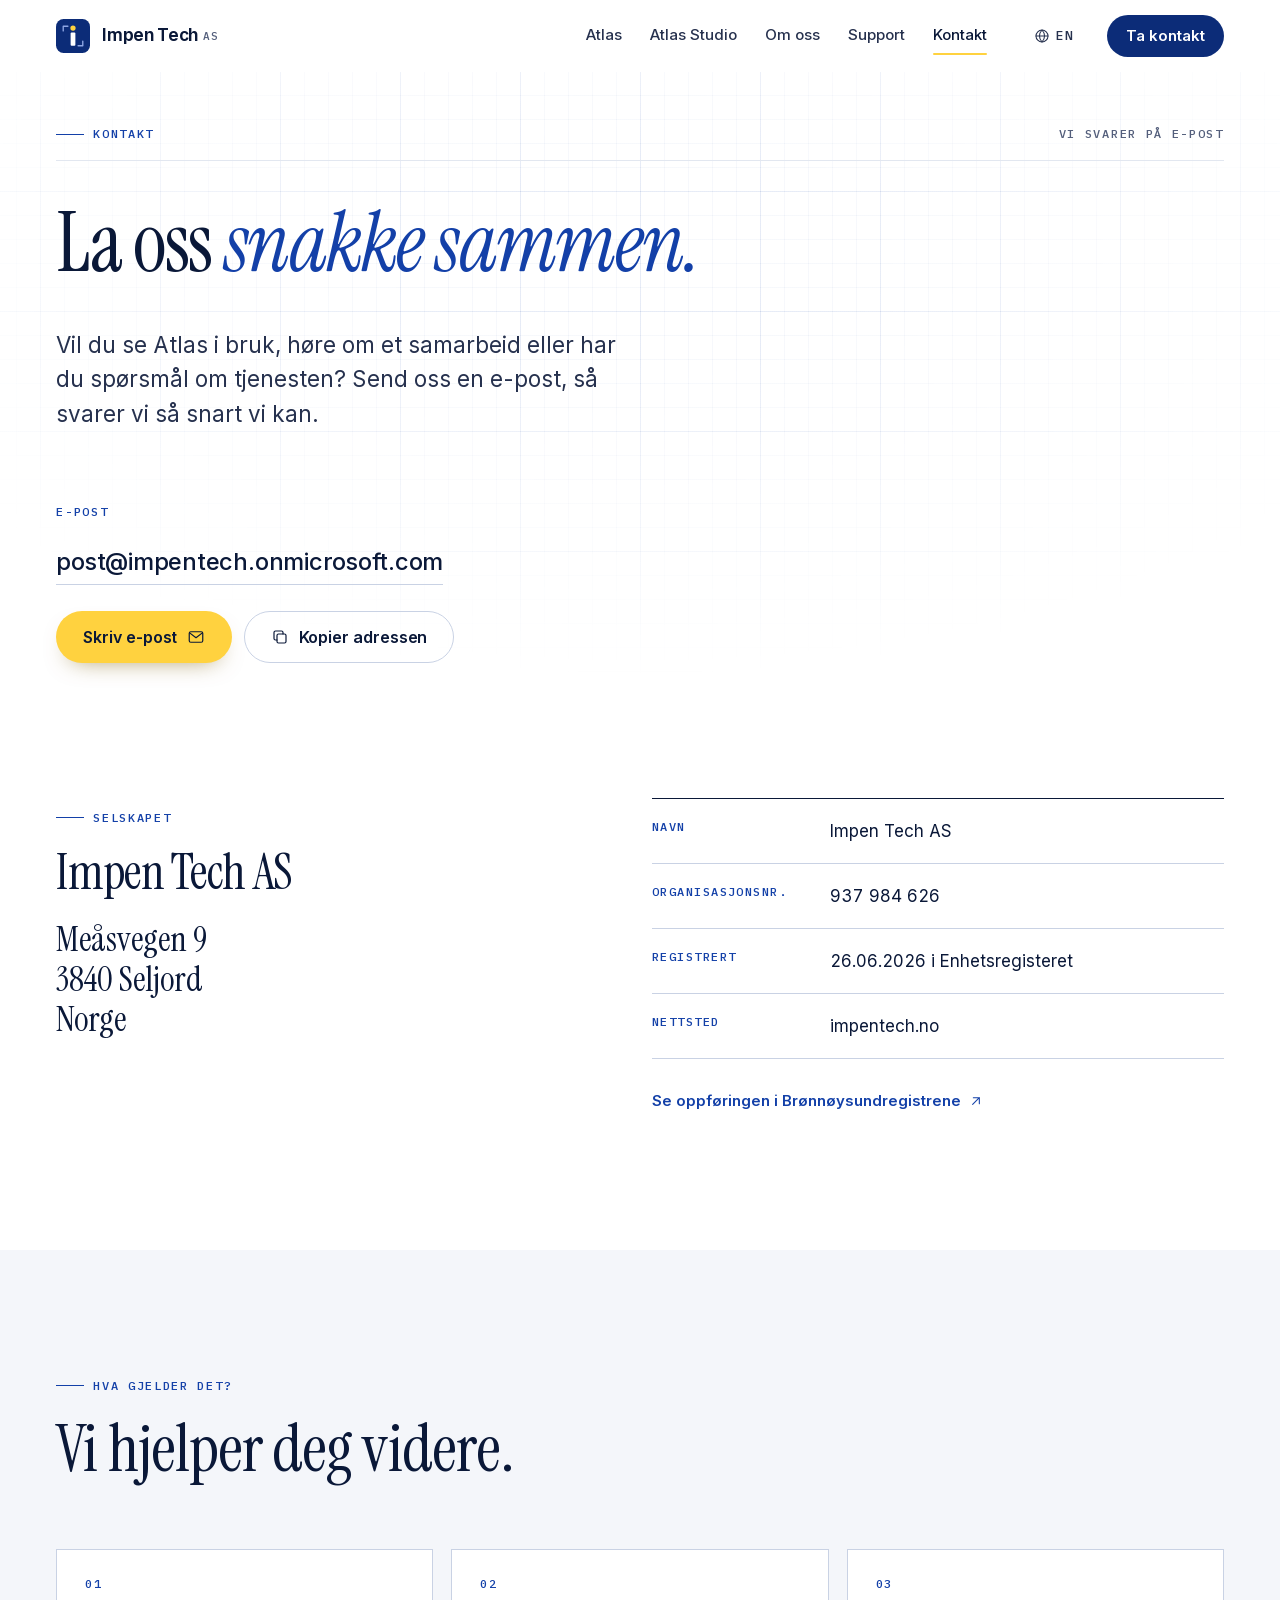
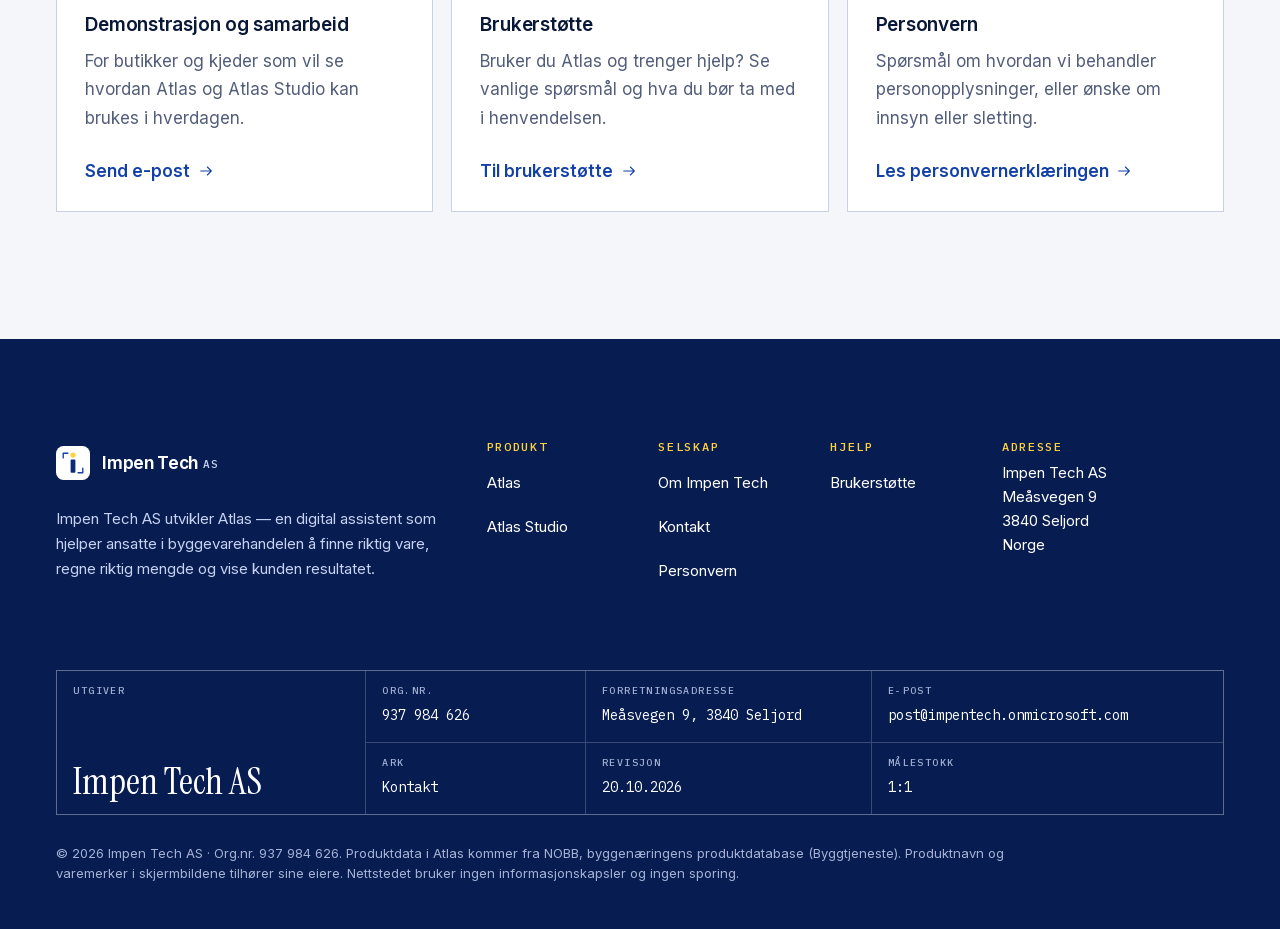
<file: kontakt/index.html>
<!doctype html>
<html lang="nb">
<head>
<meta charset="utf-8">
<meta name="viewport" content="width=device-width, initial-scale=1, viewport-fit=cover">
<title>Kontakt Impen Tech | Impen Tech</title>
<meta name="description" content="Kontakt Impen Tech AS på post@impentech.onmicrosoft.com. Forretningsadresse Meåsvegen 9, 3840 Seljord. Org.nr. 937 984 626.">
<link rel="canonical" href="https://impentech.no/kontakt/">
<link rel="alternate" hreflang="nb" href="https://impentech.no/kontakt/">
<link rel="alternate" hreflang="en" href="https://impentech.no/en/contact/">
<link rel="alternate" hreflang="x-default" href="https://impentech.no/kontakt/">
<meta name="theme-color" content="#0c2c78">
<meta name="color-scheme" content="light">
<meta name="author" content="Impen Tech AS">
<meta name="format-detection" content="telephone=no">
<meta http-equiv="Content-Security-Policy" content="default-src 'self'; script-src 'self' 'sha256-xG0dW0UrB5r6I1DQE99ySOGf3HKf7XOHO17DQP6/F1c='; style-src 'self' 'unsafe-inline'; img-src 'self' data:; font-src 'self'; connect-src 'self'; manifest-src 'self'; base-uri 'self'; form-action 'none'; object-src 'none'">
<meta name="referrer" content="strict-origin-when-cross-origin">
<meta property="og:type" content="website">
<meta property="og:site_name" content="Impen Tech">
<meta property="og:locale" content="nb_NO">
<meta property="og:locale:alternate" content="en_GB">
<meta property="og:title" content="Kontakt Impen Tech | Impen Tech">
<meta property="og:description" content="Kontakt Impen Tech AS på post@impentech.onmicrosoft.com. Forretningsadresse Meåsvegen 9, 3840 Seljord. Org.nr. 937 984 626.">
<meta property="og:url" content="https://impentech.no/kontakt/">
<meta property="og:image" content="https://impentech.no/assets/img/og-nb.jpg">
<meta property="og:image:type" content="image/jpeg">
<meta property="og:image:width" content="1200">
<meta property="og:image:height" content="630">
<meta property="og:image:alt" content="Impen Tech AS — Atlas, digital assistent for byggevarehandelen. En stue fra Atlas Studio med rommets mål tegnet oppå bildet.">
<meta name="twitter:card" content="summary_large_image">
<meta name="twitter:title" content="Kontakt Impen Tech | Impen Tech">
<meta name="twitter:description" content="Kontakt Impen Tech AS på post@impentech.onmicrosoft.com. Forretningsadresse Meåsvegen 9, 3840 Seljord. Org.nr. 937 984 626.">
<meta name="twitter:image" content="https://impentech.no/assets/img/og-nb.jpg">
<meta name="twitter:image:alt" content="Impen Tech AS — Atlas, digital assistent for byggevarehandelen. En stue fra Atlas Studio med rommets mål tegnet oppå bildet.">
<link rel="icon" href="/favicon.svg" type="image/svg+xml">
<link rel="icon" href="/favicon.ico" sizes="32x32">
<link rel="manifest" href="/site.webmanifest">
<link rel="preload" href="/assets/fonts/instrument-serif.woff2" as="font" type="font/woff2" crossorigin>
<link rel="preload" href="/assets/fonts/instrument-serif-italic.woff2" as="font" type="font/woff2" crossorigin>
<link rel="preload" href="/assets/fonts/inter-var.woff2" as="font" type="font/woff2" crossorigin>

<link rel="stylesheet" href="/assets/css/site.css?v=m5">
<script>(function(d){d.classList.add("js");var s=0;try{s=sessionStorage.getItem("it-intro")}catch(e){}var m=window.matchMedia&&matchMedia("(prefers-reduced-motion: reduce)").matches;if(s)d.classList.add("intro-seen");else if(!m&&"IntersectionObserver"in window){d.classList.add("intro");setTimeout(function(){if(!d.classList.contains("intro-js"))d.classList.add("intro-done")},3000)}})(document.documentElement)</script>
<script src="/assets/js/site.js?v=m5" defer></script>
<script type="application/ld+json">{"@context": "https://schema.org", "@graph": [{"@type": "Organization", "@id": "https://impentech.no/#org", "name": "Impen Tech AS", "legalName": "Impen Tech AS", "alternateName": "Impen Tech", "url": "https://impentech.no/", "email": "post@impentech.onmicrosoft.com", "logo": {"@type": "ImageObject", "url": "https://impentech.no/assets/img/impen-tech-512.png", "width": 512, "height": 512}, "identifier": {"@type": "PropertyValue", "propertyID": "Organisasjonsnummer (Enhetsregisteret)", "value": "937984626"}, "address": {"@type": "PostalAddress", "streetAddress": "Meåsvegen 9", "postalCode": "3840", "addressLocality": "Seljord", "addressRegion": "Telemark", "addressCountry": "NO"}, "contactPoint": {"@type": "ContactPoint", "contactType": "customer support", "email": "post@impentech.onmicrosoft.com", "availableLanguage": ["nb", "en"]}, "sameAs": ["https://virksomhet.brreg.no/nb/oppslag/enheter/937984626"]}, {"@type": "WebSite", "@id": "https://impentech.no/#site", "url": "https://impentech.no/", "name": "Impen Tech", "publisher": {"@id": "https://impentech.no/#org"}, "inLanguage": ["nb", "en"]}, {"@type": "ContactPage", "@id": "https://impentech.no/kontakt/#page", "url": "https://impentech.no/kontakt/", "name": "Kontakt Impen Tech | Impen Tech", "description": "Kontakt Impen Tech AS på post@impentech.onmicrosoft.com. Forretningsadresse Meåsvegen 9, 3840 Seljord. Org.nr. 937 984 626.", "inLanguage": "nb", "isPartOf": {"@id": "https://impentech.no/#site"}, "publisher": {"@id": "https://impentech.no/#org"}, "about": {"@id": "https://impentech.no/#org"}, "dateModified": "2026-10-20", "breadcrumb": {"@type": "BreadcrumbList", "itemListElement": [{"@type": "ListItem", "position": 1, "name": "Forside", "item": "https://impentech.no/"}, {"@type": "ListItem", "position": 2, "name": "Kontakt", "item": "https://impentech.no/kontakt/"}]}}]}</script>
</head>
<body>
<a class="skip-link" href="#innhold">Hopp til innholdet</a>
<header class="site-header">
  <div class="wrap site-header__in">
    <a class="brand" href="/"><svg class="brand__mark" viewBox="0 0 40 40" aria-hidden="true" focusable="false"><rect width="40" height="40" rx="9" fill="#0c2c78"/><path d="M8.5 14V8.5H14M31.5 26v5.5H26" fill="none" stroke="#8ea6e4" stroke-width="1.6" stroke-linecap="round" stroke-linejoin="round"/><rect x="17.2" y="16" width="5.6" height="15.5" rx="1.2" fill="#ffffff"/><circle cx="20" cy="10.6" r="3.1" fill="#ffd23f"/></svg><span class="brand__name">Impen Tech <small>AS</small></span><span class="sr-only"> – til forsiden</span></a>
    <nav class="nav" aria-label="Hovedmeny"><a href="/atlas/">Atlas</a><a href="/studio/">Atlas Studio</a><a href="/om/">Om oss</a><a href="/support/">Support</a><a href="/kontakt/" aria-current="page">Kontakt</a></nav>
    <a class="lang" href="/en/contact/" hreflang="en"><svg viewBox="0 0 24 24" fill="none" stroke="currentColor" stroke-width="1.6" stroke-linecap="round" stroke-linejoin="round" aria-hidden="true" focusable="false"><circle cx="12" cy="12" r="9"/><path d="M3 12h18M12 3c2.5 2.6 3.8 5.6 3.8 9s-1.3 6.4-3.8 9c-2.5-2.6-3.8-5.6-3.8-9S9.5 5.6 12 3z"/></svg><span class="lang__code">EN</span><span class="sr-only" lang="en"> (English)</span></a>
    <a class="btn btn--ink btn--sm header-cta" href="/kontakt/">Ta kontakt</a>
    <details class="menu">
      <summary><span class="menu__icon" aria-hidden="true"><i></i><i></i></span><span>Meny</span></summary>
      <nav class="menu__panel" aria-label="Hovedmeny"><a href="/atlas/"><span>Atlas</span><span class="mono">01</span></a><a href="/studio/"><span>Atlas Studio</span><span class="mono">02</span></a><a href="/om/"><span>Om oss</span><span class="mono">03</span></a><a href="/support/"><span>Support</span><span class="mono">04</span></a><a href="/kontakt/" aria-current="page"><span>Kontakt</span><span class="mono">05</span></a><hr><a href="/personvern/"><span>Personvern</span><span class="mono">06</span></a><a href="/en/contact/" hreflang="en" lang="en"><span>English</span><span class="mono">EN</span></a></nav>
    </details>
  </div>
</header>
<main id="innhold" tabindex="-1">
<section class="hero hero--doc paper-grid" aria-labelledby="hero-h">
  <div class="wrap">
    <div class="hero__meta"><p class="label reveal">Kontakt</p><p class="label label--plain reveal">Vi svarer på e-post</p></div>
    <h1 class="display reveal" id="hero-h">La oss <em>snakke sammen.</em></h1>
    <div class="hero__grid"><p class="lede reveal reveal-d1">Vil du se Atlas i bruk, høre om et samarbeid eller har du spørsmål om tjenesten? Send oss en e-post, så svarer vi så snart vi kan.</p></div>
    <div class="contact-main reveal reveal-d2">
      <p class="label label--plain">E-post</p>
      <p class="contact-mail"><a href="mailto:post@impentech.onmicrosoft.com" id="kontakt-epost">post@impentech.onmicrosoft.com</a></p>
      <div class="contact-actions">
        <a class="btn btn--primary" href="mailto:post@impentech.onmicrosoft.com">Skriv e-post<svg viewBox="0 0 24 24" fill="none" stroke="currentColor" stroke-width="1.6" stroke-linecap="round" stroke-linejoin="round" aria-hidden="true" focusable="false"><rect x="3" y="5" width="18" height="14" rx="2"/><path d="M3.5 6.5l8.5 6.5 8.5-6.5"/></svg></a>
        <button class="btn btn--line copy" type="button" data-copy="post@impentech.onmicrosoft.com" data-copied="Kopiert" data-copied-sr="E-postadressen er kopiert." data-copy-fail="Kunne ikke kopiere. Merk adressen over og kopier den selv."><svg viewBox="0 0 24 24" fill="none" stroke="currentColor" stroke-width="1.6" stroke-linecap="round" stroke-linejoin="round" aria-hidden="true" focusable="false"><rect x="8" y="8" width="12" height="12" rx="2"/><path d="M16 8V6a2 2 0 0 0-2-2H6a2 2 0 0 0-2 2v8a2 2 0 0 0 2 2h2"/></svg><span>Kopier adressen</span></button>
      </div>
      <p class="copy-status small" role="status" aria-live="polite"></p>
    </div>
  </div>
</section><section class="section section--top0" aria-labelledby="adresse-h">
  <div class="wrap company">
    <div class="company__text">
      <p class="label">Selskapet</p>
      <h2 class="title title--s reveal" id="adresse-h">Impen Tech AS</h2>
      <address class="address reveal">Meåsvegen 9<br>3840 Seljord<br>Norge</address>
    </div>
    <div class="company__facts reveal reveal-d1"><dl class="specs">
  <div><dt>Navn</dt><dd>Impen Tech AS</dd></div>
  <div><dt>Organisasjonsnr.</dt><dd class="tnum">937 984 626</dd></div>
  <div><dt>Registrert</dt><dd>26.06.2026 i Enhetsregisteret</dd></div>
  
  <div><dt>Nettsted</dt><dd>impentech.no</dd></div>
</dl>
<p class="specs__more"><a class="arrow-link" href="https://virksomhet.brreg.no/nb/oppslag/enheter/937984626" rel="noopener"><span>Se oppføringen i Brønnøysundregistrene</span><svg viewBox="0 0 24 24" fill="none" stroke="currentColor" stroke-width="1.6" stroke-linecap="round" stroke-linejoin="round" aria-hidden="true" focusable="false"><path d="M7 17L17 7M8 7h9v9"/></svg></a></p></div>
  </div>
</section>
<section class="section section--kalk" aria-labelledby="hva-h">
  <div class="wrap">
    <div class="sec-head">
      <p class="label">Hva gjelder det?</p>
      <h2 class="title reveal" id="hva-h">Vi hjelper deg videre.</h2>
    </div>
    <ul class="routes routes--cards">
      <li class="reveal"><span class="n">01</span><h3 class="h3">Demonstrasjon og samarbeid</h3><p>For butikker og kjeder som vil se hvordan Atlas og Atlas Studio kan brukes i hverdagen.</p><a class="arrow-link" href="mailto:post@impentech.onmicrosoft.com?subject=Demonstrasjon%20av%20Atlas"><span>Send e-post</span><svg viewBox="0 0 24 24" fill="none" stroke="currentColor" stroke-width="1.6" stroke-linecap="round" stroke-linejoin="round" aria-hidden="true" focusable="false"><path d="M4 12h16M14 6l6 6-6 6"/></svg></a></li>
      <li class="reveal reveal-d1"><span class="n">02</span><h3 class="h3">Brukerstøtte</h3><p>Bruker du Atlas og trenger hjelp? Se vanlige spørsmål og hva du bør ta med i henvendelsen.</p><a class="arrow-link" href="/support/"><span>Til brukerstøtte</span><svg viewBox="0 0 24 24" fill="none" stroke="currentColor" stroke-width="1.6" stroke-linecap="round" stroke-linejoin="round" aria-hidden="true" focusable="false"><path d="M4 12h16M14 6l6 6-6 6"/></svg></a></li>
      <li class="reveal reveal-d2"><span class="n">03</span><h3 class="h3">Personvern</h3><p>Spørsmål om hvordan vi behandler personopplysninger, eller ønske om innsyn eller sletting.</p><a class="arrow-link" href="/personvern/"><span>Les personvernerklæringen</span><svg viewBox="0 0 24 24" fill="none" stroke="currentColor" stroke-width="1.6" stroke-linecap="round" stroke-linejoin="round" aria-hidden="true" focusable="false"><path d="M4 12h16M14 6l6 6-6 6"/></svg></a></li>
    </ul>
  </div>
</section>
</main>
<footer class="site-footer">
  <div class="wrap">
    <div class="foot-top">
      <div class="foot-brand">
        <a class="brand brand--light" href="/"><svg class="brand__mark" viewBox="0 0 40 40" aria-hidden="true" focusable="false"><rect width="40" height="40" rx="9" fill="#ffffff"/><path d="M8.5 14V8.5H14M31.5 26v5.5H26" fill="none" stroke="#1340a8" stroke-width="1.6" stroke-linecap="round" stroke-linejoin="round"/><rect x="17.2" y="16" width="5.6" height="15.5" rx="1.2" fill="#0c2c78"/><circle cx="20" cy="10.6" r="3.1" fill="#ffd23f"/></svg><span class="brand__name">Impen Tech <small>AS</small></span></a>
        <p>Impen Tech AS utvikler Atlas — en digital assistent som hjelper ansatte i byggevarehandelen å finne riktig vare, regne riktig mengde og vise kunden resultatet.</p>
      </div>
      <div><h2>Produkt</h2><ul><li><a href="/atlas/">Atlas</a></li><li><a href="/studio/">Atlas Studio</a></li></ul></div>
      <div><h2>Selskap</h2><ul><li><a href="/om/">Om Impen Tech</a></li><li><a href="/kontakt/">Kontakt</a></li><li><a href="/personvern/">Personvern</a></li></ul></div>
      <div><h2>Hjelp</h2><ul><li><a href="/support/">Brukerstøtte</a></li></ul></div>
      <div class="foot-contact"><h2>Adresse</h2><address>Impen Tech AS<br>Meåsvegen 9<br>3840 Seljord<br>Norge</address></div>
    </div>
    <div class="titleblock" role="group" aria-label="Selskapsopplysninger">
      <div class="tb-name"><small>Utgiver</small><strong>Impen Tech AS</strong></div>
      <div class="tb-c"><small>Org.nr.</small><span>937 984 626</span></div>
      <div class="tb-c"><small>Forretningsadresse</small><span>Meåsvegen 9, 3840 Seljord</span></div>
      <div class="tb-c tb-wide"><small>E-post</small><span><a href="mailto:post@impentech.onmicrosoft.com">post@impentech.onmicrosoft.com</a></span></div>
      <div class="tb-c tb-r2"><small>Ark</small><span>Kontakt</span></div>
      <div class="tb-c tb-r2"><small>Revisjon</small><span>20.10.2026</span></div>
      <div class="tb-c tb-r2 tb-wide"><small>Målestokk</small><span>1:1</span></div>
    </div>
    <p class="foot-small">© 2026 Impen Tech AS · Org.nr. 937 984 626. Produktdata i Atlas kommer fra NOBB, byggenæringens produktdatabase (Byggtjeneste). Produktnavn og varemerker i skjermbildene tilhører sine eiere. Nettstedet bruker ingen informasjonskapsler og ingen sporing.</p>
  </div>
</footer>
</body>
</html>
</file>
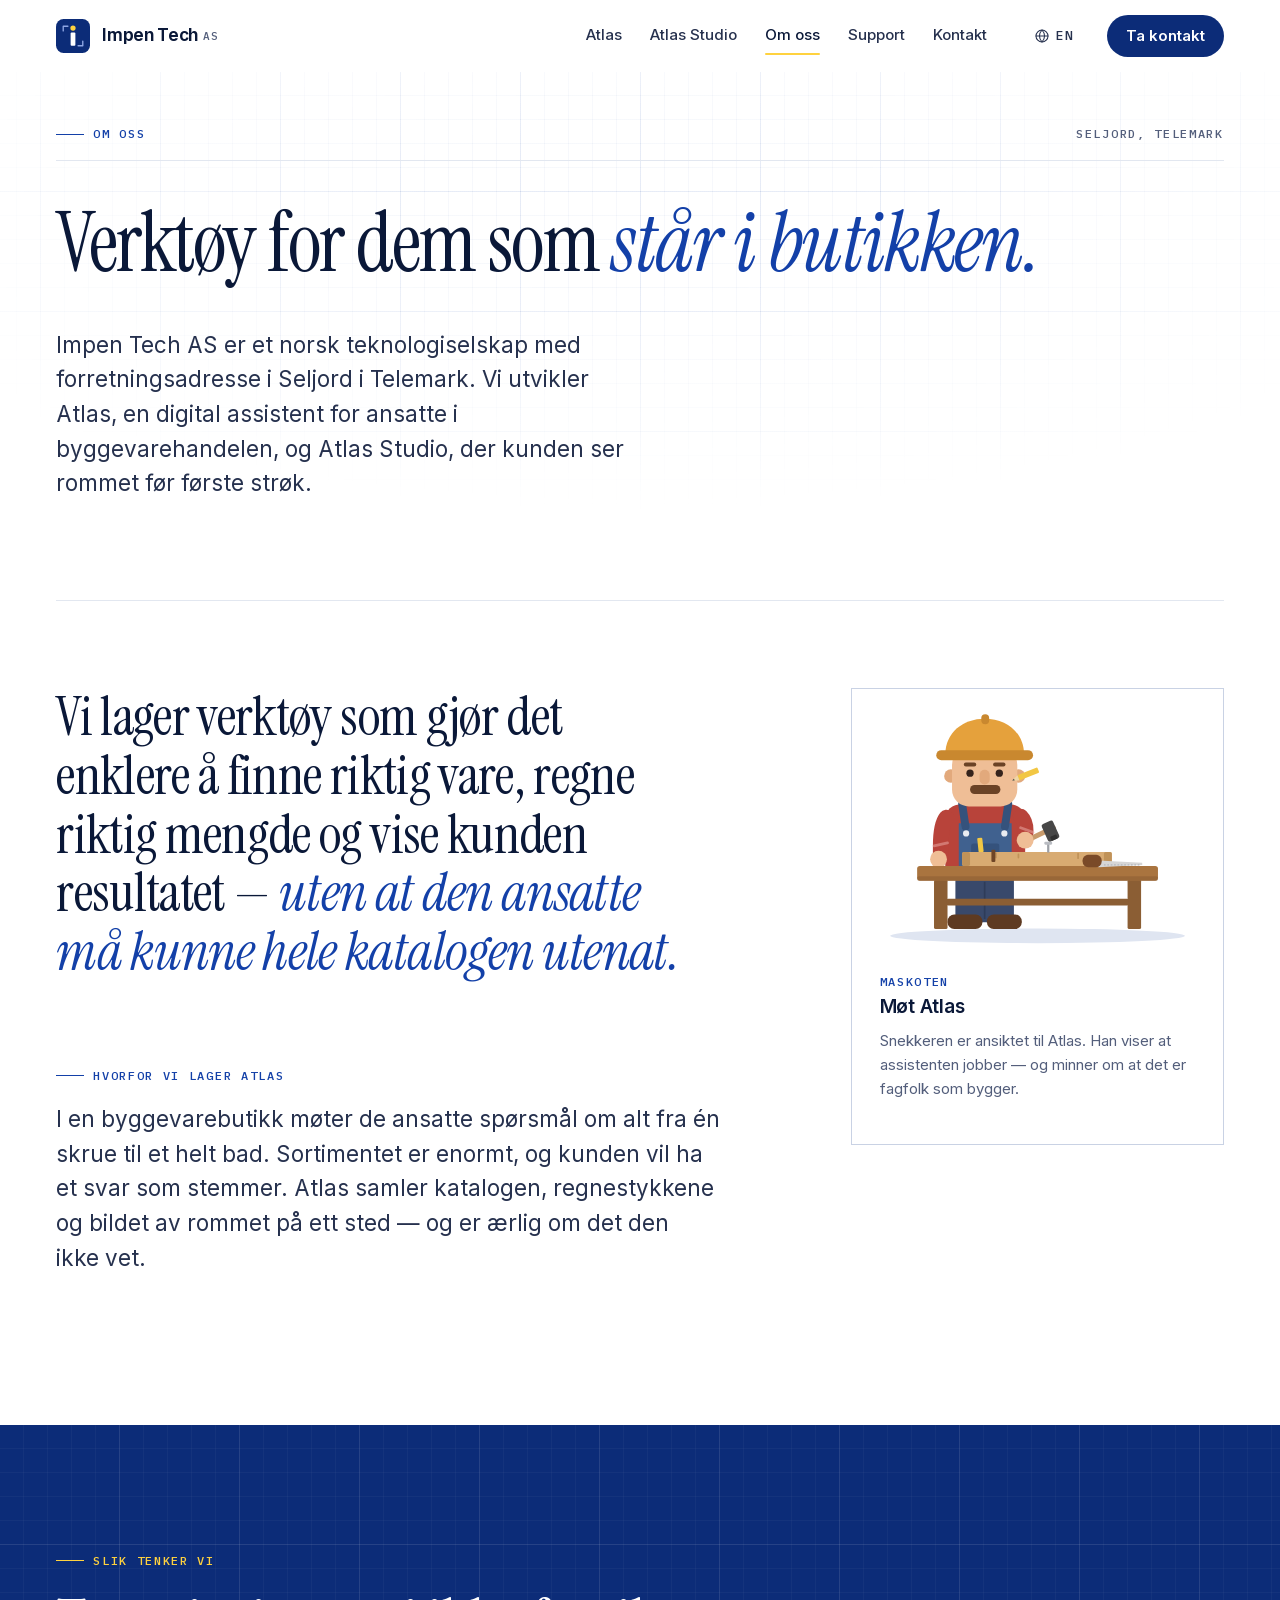
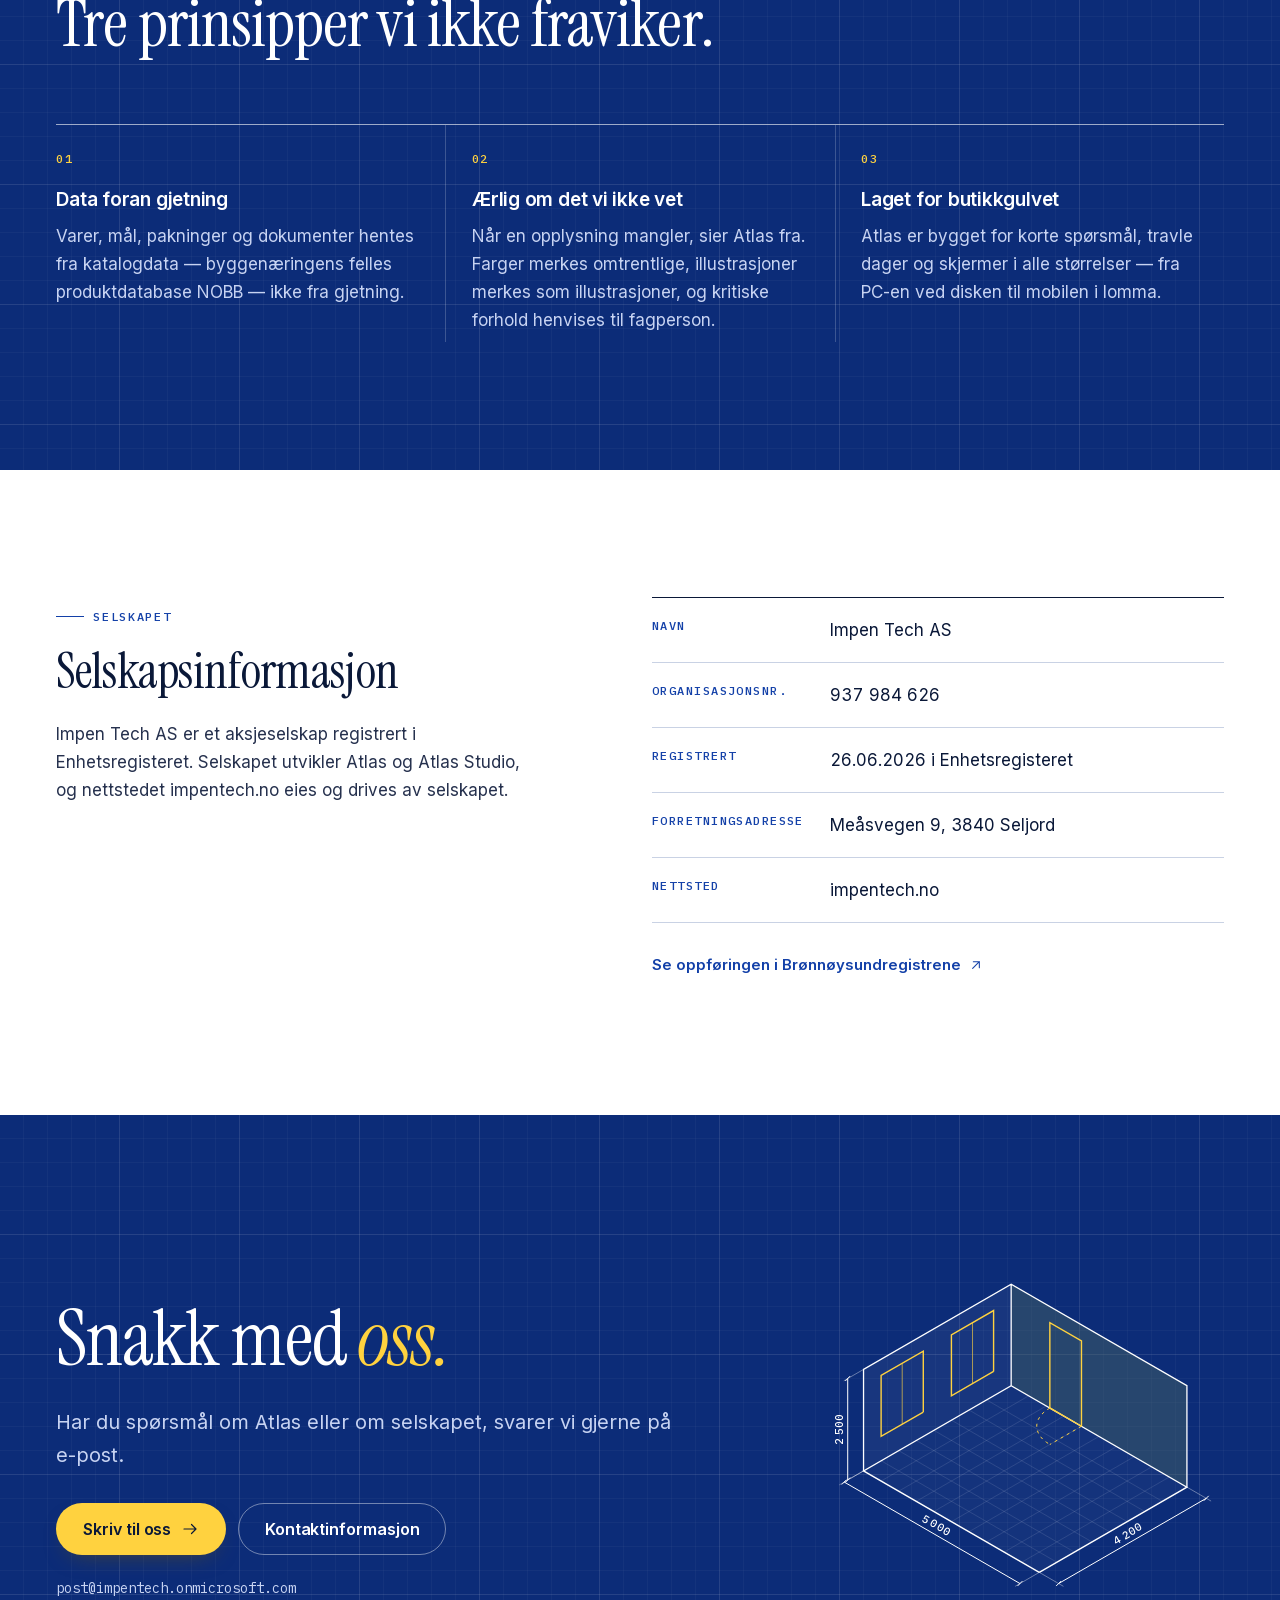
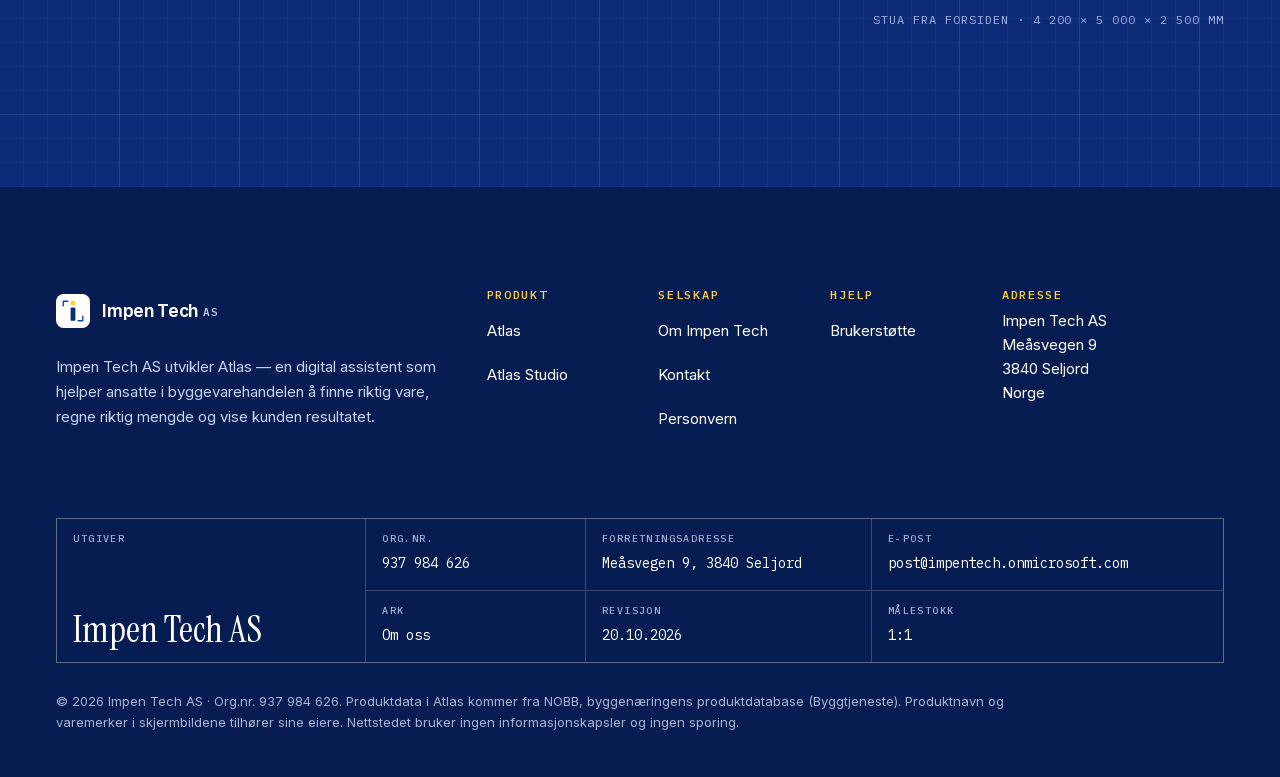
<file: om/index.html>
<!doctype html>
<html lang="nb">
<head>
<meta charset="utf-8">
<meta name="viewport" content="width=device-width, initial-scale=1, viewport-fit=cover">
<title>Om Impen Tech AS | Impen Tech</title>
<meta name="description" content="Impen Tech AS (org.nr. 937 984 626) er et norsk teknologiselskap i Seljord som utvikler Atlas, en digital assistent for byggevarehandelen.">
<link rel="canonical" href="https://impentech.no/om/">
<link rel="alternate" hreflang="nb" href="https://impentech.no/om/">
<link rel="alternate" hreflang="en" href="https://impentech.no/en/about/">
<link rel="alternate" hreflang="x-default" href="https://impentech.no/om/">
<meta name="theme-color" content="#0c2c78">
<meta name="color-scheme" content="light">
<meta name="author" content="Impen Tech AS">
<meta name="format-detection" content="telephone=no">
<meta http-equiv="Content-Security-Policy" content="default-src 'self'; script-src 'self' 'sha256-xG0dW0UrB5r6I1DQE99ySOGf3HKf7XOHO17DQP6/F1c='; style-src 'self' 'unsafe-inline'; img-src 'self' data:; font-src 'self'; connect-src 'self'; manifest-src 'self'; base-uri 'self'; form-action 'none'; object-src 'none'">
<meta name="referrer" content="strict-origin-when-cross-origin">
<meta property="og:type" content="website">
<meta property="og:site_name" content="Impen Tech">
<meta property="og:locale" content="nb_NO">
<meta property="og:locale:alternate" content="en_GB">
<meta property="og:title" content="Om Impen Tech AS | Impen Tech">
<meta property="og:description" content="Impen Tech AS (org.nr. 937 984 626) er et norsk teknologiselskap i Seljord som utvikler Atlas, en digital assistent for byggevarehandelen.">
<meta property="og:url" content="https://impentech.no/om/">
<meta property="og:image" content="https://impentech.no/assets/img/og-nb.jpg">
<meta property="og:image:type" content="image/jpeg">
<meta property="og:image:width" content="1200">
<meta property="og:image:height" content="630">
<meta property="og:image:alt" content="Impen Tech AS — Atlas, digital assistent for byggevarehandelen. En stue fra Atlas Studio med rommets mål tegnet oppå bildet.">
<meta name="twitter:card" content="summary_large_image">
<meta name="twitter:title" content="Om Impen Tech AS | Impen Tech">
<meta name="twitter:description" content="Impen Tech AS (org.nr. 937 984 626) er et norsk teknologiselskap i Seljord som utvikler Atlas, en digital assistent for byggevarehandelen.">
<meta name="twitter:image" content="https://impentech.no/assets/img/og-nb.jpg">
<meta name="twitter:image:alt" content="Impen Tech AS — Atlas, digital assistent for byggevarehandelen. En stue fra Atlas Studio med rommets mål tegnet oppå bildet.">
<link rel="icon" href="/favicon.svg" type="image/svg+xml">
<link rel="icon" href="/favicon.ico" sizes="32x32">
<link rel="manifest" href="/site.webmanifest">
<link rel="preload" href="/assets/fonts/instrument-serif.woff2" as="font" type="font/woff2" crossorigin>
<link rel="preload" href="/assets/fonts/instrument-serif-italic.woff2" as="font" type="font/woff2" crossorigin>
<link rel="preload" href="/assets/fonts/inter-var.woff2" as="font" type="font/woff2" crossorigin>

<link rel="stylesheet" href="/assets/css/site.css?v=m5">
<script>(function(d){d.classList.add("js");var s=0;try{s=sessionStorage.getItem("it-intro")}catch(e){}var m=window.matchMedia&&matchMedia("(prefers-reduced-motion: reduce)").matches;if(s)d.classList.add("intro-seen");else if(!m&&"IntersectionObserver"in window){d.classList.add("intro");setTimeout(function(){if(!d.classList.contains("intro-js"))d.classList.add("intro-done")},3000)}})(document.documentElement)</script>
<script src="/assets/js/site.js?v=m5" defer></script>
<script type="application/ld+json">{"@context": "https://schema.org", "@graph": [{"@type": "Organization", "@id": "https://impentech.no/#org", "name": "Impen Tech AS", "legalName": "Impen Tech AS", "alternateName": "Impen Tech", "url": "https://impentech.no/", "email": "post@impentech.onmicrosoft.com", "logo": {"@type": "ImageObject", "url": "https://impentech.no/assets/img/impen-tech-512.png", "width": 512, "height": 512}, "identifier": {"@type": "PropertyValue", "propertyID": "Organisasjonsnummer (Enhetsregisteret)", "value": "937984626"}, "address": {"@type": "PostalAddress", "streetAddress": "Meåsvegen 9", "postalCode": "3840", "addressLocality": "Seljord", "addressRegion": "Telemark", "addressCountry": "NO"}, "contactPoint": {"@type": "ContactPoint", "contactType": "customer support", "email": "post@impentech.onmicrosoft.com", "availableLanguage": ["nb", "en"]}, "sameAs": ["https://virksomhet.brreg.no/nb/oppslag/enheter/937984626"]}, {"@type": "WebSite", "@id": "https://impentech.no/#site", "url": "https://impentech.no/", "name": "Impen Tech", "publisher": {"@id": "https://impentech.no/#org"}, "inLanguage": ["nb", "en"]}, {"@type": "AboutPage", "@id": "https://impentech.no/om/#page", "url": "https://impentech.no/om/", "name": "Om Impen Tech AS | Impen Tech", "description": "Impen Tech AS (org.nr. 937 984 626) er et norsk teknologiselskap i Seljord som utvikler Atlas, en digital assistent for byggevarehandelen.", "inLanguage": "nb", "isPartOf": {"@id": "https://impentech.no/#site"}, "publisher": {"@id": "https://impentech.no/#org"}, "about": {"@id": "https://impentech.no/#org"}, "dateModified": "2026-10-20", "breadcrumb": {"@type": "BreadcrumbList", "itemListElement": [{"@type": "ListItem", "position": 1, "name": "Forside", "item": "https://impentech.no/"}, {"@type": "ListItem", "position": 2, "name": "Om oss", "item": "https://impentech.no/om/"}]}}]}</script>
</head>
<body>
<a class="skip-link" href="#innhold">Hopp til innholdet</a>
<header class="site-header">
  <div class="wrap site-header__in">
    <a class="brand" href="/"><svg class="brand__mark" viewBox="0 0 40 40" aria-hidden="true" focusable="false"><rect width="40" height="40" rx="9" fill="#0c2c78"/><path d="M8.5 14V8.5H14M31.5 26v5.5H26" fill="none" stroke="#8ea6e4" stroke-width="1.6" stroke-linecap="round" stroke-linejoin="round"/><rect x="17.2" y="16" width="5.6" height="15.5" rx="1.2" fill="#ffffff"/><circle cx="20" cy="10.6" r="3.1" fill="#ffd23f"/></svg><span class="brand__name">Impen Tech <small>AS</small></span><span class="sr-only"> – til forsiden</span></a>
    <nav class="nav" aria-label="Hovedmeny"><a href="/atlas/">Atlas</a><a href="/studio/">Atlas Studio</a><a href="/om/" aria-current="page">Om oss</a><a href="/support/">Support</a><a href="/kontakt/">Kontakt</a></nav>
    <a class="lang" href="/en/about/" hreflang="en"><svg viewBox="0 0 24 24" fill="none" stroke="currentColor" stroke-width="1.6" stroke-linecap="round" stroke-linejoin="round" aria-hidden="true" focusable="false"><circle cx="12" cy="12" r="9"/><path d="M3 12h18M12 3c2.5 2.6 3.8 5.6 3.8 9s-1.3 6.4-3.8 9c-2.5-2.6-3.8-5.6-3.8-9S9.5 5.6 12 3z"/></svg><span class="lang__code">EN</span><span class="sr-only" lang="en"> (English)</span></a>
    <a class="btn btn--ink btn--sm header-cta" href="/kontakt/">Ta kontakt</a>
    <details class="menu">
      <summary><span class="menu__icon" aria-hidden="true"><i></i><i></i></span><span>Meny</span></summary>
      <nav class="menu__panel" aria-label="Hovedmeny"><a href="/atlas/"><span>Atlas</span><span class="mono">01</span></a><a href="/studio/"><span>Atlas Studio</span><span class="mono">02</span></a><a href="/om/" aria-current="page"><span>Om oss</span><span class="mono">03</span></a><a href="/support/"><span>Support</span><span class="mono">04</span></a><a href="/kontakt/"><span>Kontakt</span><span class="mono">05</span></a><hr><a href="/personvern/"><span>Personvern</span><span class="mono">06</span></a><a href="/en/about/" hreflang="en" lang="en"><span>English</span><span class="mono">EN</span></a></nav>
    </details>
  </div>
</header>
<main id="innhold" tabindex="-1">
<section class="hero hero--doc paper-grid" aria-labelledby="hero-h">
  <div class="wrap">
    <div class="hero__meta"><p class="label reveal">Om oss</p><p class="label label--plain reveal">Seljord, Telemark</p></div>
    <h1 class="display reveal" id="hero-h">Verktøy for dem som <em>står i butikken.</em></h1>
    <div class="hero__grid"><p class="lede reveal reveal-d1">Impen Tech AS er et norsk teknologiselskap med forretningsadresse i Seljord i Telemark. Vi utvikler Atlas, en digital assistent for ansatte i byggevarehandelen, og Atlas Studio, der kunden ser rommet før første strøk.</p></div>
  </div>
</section><section class="section section--top0" aria-label="Hvorfor vi lager Atlas">
  <div class="wrap">
    <hr class="rule">
    <div class="about">
      <div class="about__main">
        <p class="statement reveal">Vi lager verktøy som gjør det enklere å finne riktig vare, regne riktig mengde og vise kunden resultatet — <em>uten at den ansatte må kunne hele katalogen utenat.</em></p>
        <div class="about__why reveal">
          <p class="label">Hvorfor vi lager Atlas</p>
          <p class="lede">I en byggevarebutikk møter de ansatte spørsmål om alt fra én skrue til et helt bad. Sortimentet er enormt, og kunden vil ha et svar som stemmer. Atlas samler katalogen, regnestykkene og bildet av rommet på ett sted — og er ærlig om det den ikke vet.</p>
        </div>
      </div>
      <figure class="mascot-card reveal reveal-d1">
        <svg class="mascot" viewBox="0 0 560 415" role="img" aria-labelledby="mascot-t"><title id="mascot-t">Atlas-maskoten: en snekker med hjelm, bart og blyant bak øret som spikrer på en planke ved arbeidsbenken.</title>
<ellipse cx="280" cy="396" rx="262" ry="13" fill="#dfe5f1"/>
<rect x="134" y="292" width="104" height="80" rx="6" fill="#39496B"/><path d="M186 300v66" stroke="#2E3C59" stroke-width="3"/>
<rect x="120" y="358" width="62" height="26" rx="12" fill="#5E3A21"/><rect x="190" y="358" width="62" height="26" rx="12" fill="#5E3A21"/>
<path d="M116 190c0-18 12-28 30-28h82c18 0 30 10 30 28v106H116z" fill="#B8433A"/><path d="M140 196h94v100h-94z" fill="#40618F"/>
<path d="M146 162l6 40M228 162l-6 40" stroke="#35527C" stroke-width="14" stroke-linecap="round"/>
<circle cx="153" cy="214" r="5.5" fill="#E9ECF1"/><circle cx="221" cy="214" r="5.5" fill="#E9ECF1"/>
<rect x="162" y="232" width="50" height="34" rx="4" fill="#35527C"/><rect x="174" y="222" width="9" height="26" rx="2" fill="#F2C744" transform="rotate(-6 178 235)"/>
<path d="M118 186c-8 10-10 30-10 50v18" stroke="#B8433A" stroke-width="28" stroke-linecap="round" fill="none"/>
<path d="M96 236l24 -5" stroke="#E9A6A0" stroke-width="5" stroke-linecap="round" opacity=".55"/><circle cx="104" cy="260" r="15" fill="#EFBE96"/>
<g class="mascot__arm"><path d="M250 184c8 8 10 20 8 34" stroke="#B8433A" stroke-width="28" stroke-linecap="round" fill="none"/>
<path d="M250 204l22 8" stroke="#E9A6A0" stroke-width="5" stroke-linecap="round" opacity=".55"/><path d="M262 226l46 -22" stroke="#C89B6C" stroke-width="9" stroke-linecap="round"/>
<rect x="292" y="193" width="22" height="34" rx="4" fill="#474747" transform="rotate(-24 303 210)"/><rect x="298" y="219" width="12" height="8" rx="2" fill="#2F2F2F" transform="rotate(-24 303 210)"/>
<circle cx="258" cy="226" r="15" fill="#EFBE96"/></g>
<rect x="96" y="296" width="24" height="88" rx="3" fill="#8B5E34"/><rect x="440" y="296" width="24" height="88" rx="3" fill="#8B5E34"/>
<rect x="118" y="330" width="324" height="12" rx="3" fill="#8B5E34"/><rect x="66" y="272" width="428" height="26" rx="5" fill="#A9743F"/>
<rect x="66" y="290" width="428" height="8" rx="3" fill="#8B5E34" opacity=".55"/><rect x="146" y="247" width="266" height="25" rx="3" fill="#D8AB72"/>
<rect x="146" y="247" width="14" height="25" rx="3" fill="#C09258"/><rect x="398" y="247" width="14" height="25" rx="3" fill="#C09258"/>
<path d="M206 249v8M246 251v6M352 250v8" stroke="#C09258" stroke-width="3" stroke-linecap="round"/><rect x="198" y="243" width="7" height="22" rx="2" fill="#6E4526"/>
<rect x="297" y="232" width="4" height="16" fill="#9DA0A6"/><rect x="292" y="229" width="14" height="5" rx="2" fill="#B9BCC2"/>
<path d="M388 262l78 4 0 4-78 4z" fill="#D6D6D6"/><path d="M398 270h64" stroke="#B5B8BE" stroke-width="2" stroke-dasharray="3 3"/>
<rect x="360" y="252" width="34" height="22" rx="10" fill="#7A4A28"/>
<circle cx="126" cy="112" r="12" fill="#E2A97C"/><circle cx="246" cy="112" r="12" fill="#E2A97C"/>
<rect x="128" y="62" width="116" height="104" rx="30" fill="#EFBE96"/>
<rect x="149" y="88" width="22" height="7" rx="3.5" fill="#6B4326"/><rect x="201" y="88" width="22" height="7" rx="3.5" fill="#6B4326"/>
<circle cx="160" cy="107" r="6.5" fill="#35231C"/><circle cx="212" cy="107" r="6.5" fill="#35231C"/>
<rect x="177" y="101" width="18" height="26" rx="9" fill="#E2A97C"/><rect x="160" y="128" width="54" height="16" rx="8" fill="#6B4326"/>
<g transform="rotate(-22 252 114)"><rect x="246" y="108" width="38" height="10" rx="2" fill="#F2C744"/><path d="M246 108l-12 5 12 5z" fill="#EFD7A6"/><path d="M238 111.4l-4 1.6 4 1.6z" fill="#3B3B3B"/></g>
<path d="M116 74c0-40 32-64 70-64s70 24 70 64z" fill="#E5A13C"/><rect x="180" y="2" width="14" height="18" rx="7" fill="#C9882F"/>
<rect x="100" y="66" width="172" height="18" rx="9" fill="#C9882F"/>
</svg>
        <figcaption><p class="label label--plain">Maskoten</p><h2 class="h3">Møt Atlas</h2><p class="small muted">Snekkeren er ansiktet til Atlas. Han viser at assistenten jobber — og minner om at det er fagfolk som bygger.</p></figcaption>
      </figure>
    </div>
  </div>
</section>
<section class="band section" aria-labelledby="tenk-h">
  <div class="wrap">
    <div class="sec-head">
      <p class="label">Slik tenker vi</p>
      <h2 class="title reveal" id="tenk-h">Tre prinsipper vi ikke fraviker.</h2>
    </div>
    <ul class="cols">
      <li class="reveal"><span class="n">01</span><h3 class="h3">Data foran gjetning</h3><p>Varer, mål, pakninger og dokumenter hentes fra katalogdata — byggenæringens felles produktdatabase NOBB — ikke fra gjetning.</p></li>
      <li class="reveal reveal-d1"><span class="n">02</span><h3 class="h3">Ærlig om det vi ikke vet</h3><p>Når en opplysning mangler, sier Atlas fra. Farger merkes omtrentlige, illustrasjoner merkes som illustrasjoner, og kritiske forhold henvises til fagperson.</p></li>
      <li class="reveal reveal-d2"><span class="n">03</span><h3 class="h3">Laget for butikkgulvet</h3><p>Atlas er bygget for korte spørsmål, travle dager og skjermer i alle størrelser — fra PC-en ved disken til mobilen i lomma.</p></li>
    </ul>
  </div>
</section>
<section class="section" aria-labelledby="selskap-h">
  <div class="wrap company">
    <div class="company__text">
      <p class="label">Selskapet</p>
      <h2 class="title title--s reveal" id="selskap-h">Selskaps&shy;informasjon</h2>
      <p class="reveal">Impen Tech AS er et aksjeselskap registrert i Enhetsregisteret. Selskapet utvikler Atlas og Atlas Studio, og nettstedet impentech.no eies og drives av selskapet.</p>
    </div>
    <div class="company__facts reveal reveal-d1"><dl class="specs">
  <div><dt>Navn</dt><dd>Impen Tech AS</dd></div>
  <div><dt>Organisasjonsnr.</dt><dd class="tnum">937 984 626</dd></div>
  <div><dt>Registrert</dt><dd>26.06.2026 i Enhetsregisteret</dd></div>
  <div><dt>Forretningsadresse</dt><dd>Meåsvegen 9, 3840 Seljord</dd></div>
  <div><dt>Nettsted</dt><dd>impentech.no</dd></div>
</dl>
<p class="specs__more"><a class="arrow-link" href="https://virksomhet.brreg.no/nb/oppslag/enheter/937984626" rel="noopener"><span>Se oppføringen i Brønnøysundregistrene</span><svg viewBox="0 0 24 24" fill="none" stroke="currentColor" stroke-width="1.6" stroke-linecap="round" stroke-linejoin="round" aria-hidden="true" focusable="false"><path d="M7 17L17 7M8 7h9v9"/></svg></a></p></div>
  </div>
</section><section class="band cta" aria-labelledby="cta-h">
  <div class="wrap cta__in">
    <div class="cta__main">
      <h2 class="title reveal" id="cta-h">Snakk med <em>oss.</em></h2>
      <p class="cta__text reveal reveal-d1">Har du spørsmål om Atlas eller om selskapet, svarer vi gjerne på e-post.</p>
      <div class="actions reveal reveal-d2"><a class="btn btn--primary" href="mailto:post@impentech.onmicrosoft.com">Skriv til oss<svg viewBox="0 0 24 24" fill="none" stroke="currentColor" stroke-width="1.6" stroke-linecap="round" stroke-linejoin="round" aria-hidden="true" focusable="false"><path d="M4 12h16M14 6l6 6-6 6"/></svg></a><a class="btn btn--line" href="/kontakt/">Kontaktinformasjon</a></div>
      <p class="cta__mail mono">post@impentech.onmicrosoft.com</p>
    </div>
    <figure class="cta__art"><svg class="axo axo--cta draw" viewBox="-523 -740 977 820" aria-hidden="true" focusable="false"><path class="axo__grid" d="M43.3 -25.0L-389.7 -275.0M86.6 -50.0L-346.4 -300.0M129.9 -75.0L-303.1 -325.0M173.2 -100.0L-259.8 -350.0M216.5 -125.0L-216.5 -375.0M259.8 -150.0L-173.2 -400.0M303.1 -175.0L-129.9 -425.0M-43.3 -25.0L320.4 -235.0M-86.6 -50.0L277.1 -260.0M-129.9 -75.0L233.8 -285.0M-173.2 -100.0L190.5 -310.0M-216.5 -125.0L147.2 -335.0M-259.8 -150.0L103.9 -360.0M-303.1 -175.0L60.6 -385.0M-346.4 -200.0L17.3 -410.0M-389.7 -225.0L-26.0 -435.0"/><path class="axo__floor" d="M0.0 -0.0L363.7 -210.0L-69.3 -460.0L-433.0 -250.0Z"/><path class="axo__wall" d="M-433.0 -250.0L-69.3 -460.0L-69.3 -710.0L-433.0 -500.0Z"/><path class="axo__wall axo__wall--accent" d="M363.7 -210.0L-69.3 -460.0L-69.3 -710.0L363.7 -460.0Z"/><path class="d axo__edge" pathLength="1" d="M0.0 -0.0L363.7 -210.0L-69.3 -460.0L-433.0 -250.0L0.0 -0.0"/><path class="d axo__edge" pathLength="1" d="M-433.0 -250.0L-433.0 -500.0L-69.3 -710.0L363.7 -460.0L363.7 -210.0M-69.3 -460.0L-69.3 -710.0"/><path class="d axo__open" pathLength="1" d="M-112.6 -495.0L-216.5 -435.0L-216.5 -585.0L-112.6 -645.0Z"/><path class="axo__sash" d="M-164.5 -465.0L-164.5 -615.0"/><path class="d axo__open" pathLength="1" d="M-285.8 -395.0L-389.7 -335.0L-389.7 -485.0L-285.8 -545.0Z"/><path class="axo__sash" d="M-337.7 -365.0L-337.7 -515.0"/><path class="d axo__open" pathLength="1" d="M103.9 -360.0L26.0 -405.0L26.0 -615.0L103.9 -570.0Z"/><path class="axo__swing" d="M26.0 -405.0L18.3 -400.0L11.5 -394.7L5.7 -388.9L1.0 -382.8L-2.5 -376.5L-4.9 -370.0L-6.2 -363.3L-6.2 -356.7L-4.9 -350.0L-2.5 -343.5L1.0 -337.2L5.7 -331.1L11.5 -325.3L18.3 -320.0L26.0 -315.0"/><path class="axo__leaf" d="M103.9 -360.0L26.0 -315.0"/><path class="axo__ext" d="M0.0 -0.0L59.5 34.4M363.7 -210.0L423.3 -175.6"/><path class="d axo__dim" pathLength="1" d="M47.6 27.5L411.4 -182.5"/><path class="axo__dim" d="M41.6 33.5L53.6 21.5M405.4 -176.5L417.4 -188.5"/><text class="axo__t" x="229.5" y="-77.5" transform="rotate(-30 229.5 -77.5)" dy="-12" text-anchor="middle">4 200</text><path class="axo__ext" d="M0.0 -0.0L-59.5 34.4M-433.0 -250.0L-492.6 -215.6"/><path class="d axo__dim" pathLength="1" d="M-47.6 27.5L-480.6 -222.5"/><path class="axo__dim" d="M-53.6 33.5L-41.6 21.5M-486.6 -216.5L-474.6 -228.5"/><text class="axo__t" x="-264.1" y="-97.5" transform="rotate(30 -264.1 -97.5)" dy="-12" text-anchor="middle">5 000</text><path class="axo__ext" d="M-433.0 -250.0L-481.7 -221.9M-433.0 -500.0L-481.7 -471.9"/><path class="d axo__dim" pathLength="1" d="M-472.0 -227.5L-472.0 -477.5"/><path class="axo__dim" d="M-478.0 -221.5L-466.0 -233.5M-478.0 -471.5L-466.0 -483.5"/><text class="axo__t" x="-472.0" y="-352.5" transform="rotate(-90 -472.0 -352.5)" dy="-12" text-anchor="middle">2 500</text></svg><figcaption class="mono">Stua fra forsiden · 4 200 × 5 000 × 2 500 mm</figcaption></figure>
  </div>
</section>
</main>
<footer class="site-footer">
  <div class="wrap">
    <div class="foot-top">
      <div class="foot-brand">
        <a class="brand brand--light" href="/"><svg class="brand__mark" viewBox="0 0 40 40" aria-hidden="true" focusable="false"><rect width="40" height="40" rx="9" fill="#ffffff"/><path d="M8.5 14V8.5H14M31.5 26v5.5H26" fill="none" stroke="#1340a8" stroke-width="1.6" stroke-linecap="round" stroke-linejoin="round"/><rect x="17.2" y="16" width="5.6" height="15.5" rx="1.2" fill="#0c2c78"/><circle cx="20" cy="10.6" r="3.1" fill="#ffd23f"/></svg><span class="brand__name">Impen Tech <small>AS</small></span></a>
        <p>Impen Tech AS utvikler Atlas — en digital assistent som hjelper ansatte i byggevarehandelen å finne riktig vare, regne riktig mengde og vise kunden resultatet.</p>
      </div>
      <div><h2>Produkt</h2><ul><li><a href="/atlas/">Atlas</a></li><li><a href="/studio/">Atlas Studio</a></li></ul></div>
      <div><h2>Selskap</h2><ul><li><a href="/om/">Om Impen Tech</a></li><li><a href="/kontakt/">Kontakt</a></li><li><a href="/personvern/">Personvern</a></li></ul></div>
      <div><h2>Hjelp</h2><ul><li><a href="/support/">Brukerstøtte</a></li></ul></div>
      <div class="foot-contact"><h2>Adresse</h2><address>Impen Tech AS<br>Meåsvegen 9<br>3840 Seljord<br>Norge</address></div>
    </div>
    <div class="titleblock" role="group" aria-label="Selskapsopplysninger">
      <div class="tb-name"><small>Utgiver</small><strong>Impen Tech AS</strong></div>
      <div class="tb-c"><small>Org.nr.</small><span>937 984 626</span></div>
      <div class="tb-c"><small>Forretningsadresse</small><span>Meåsvegen 9, 3840 Seljord</span></div>
      <div class="tb-c tb-wide"><small>E-post</small><span><a href="mailto:post@impentech.onmicrosoft.com">post@impentech.onmicrosoft.com</a></span></div>
      <div class="tb-c tb-r2"><small>Ark</small><span>Om oss</span></div>
      <div class="tb-c tb-r2"><small>Revisjon</small><span>20.10.2026</span></div>
      <div class="tb-c tb-r2 tb-wide"><small>Målestokk</small><span>1:1</span></div>
    </div>
    <p class="foot-small">© 2026 Impen Tech AS · Org.nr. 937 984 626. Produktdata i Atlas kommer fra NOBB, byggenæringens produktdatabase (Byggtjeneste). Produktnavn og varemerker i skjermbildene tilhører sine eiere. Nettstedet bruker ingen informasjonskapsler og ingen sporing.</p>
  </div>
</footer>
</body>
</html>
</file>
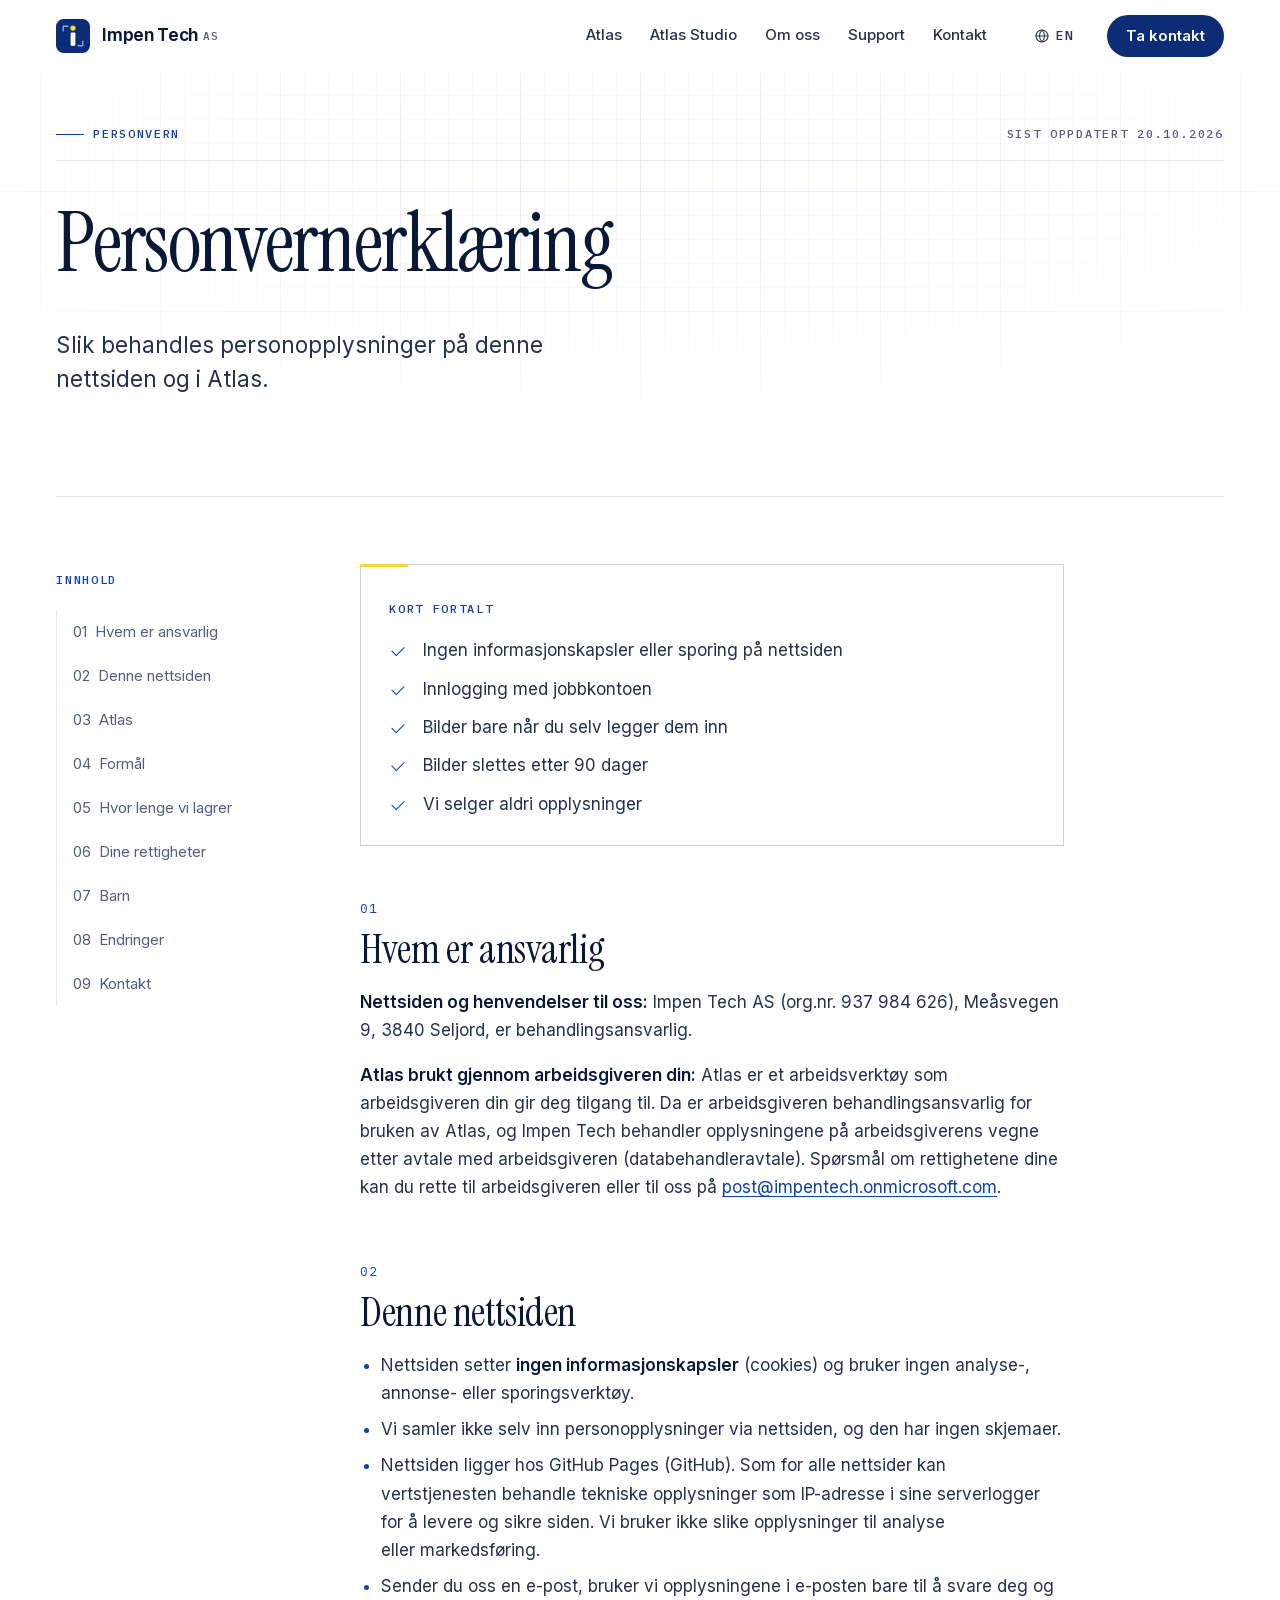
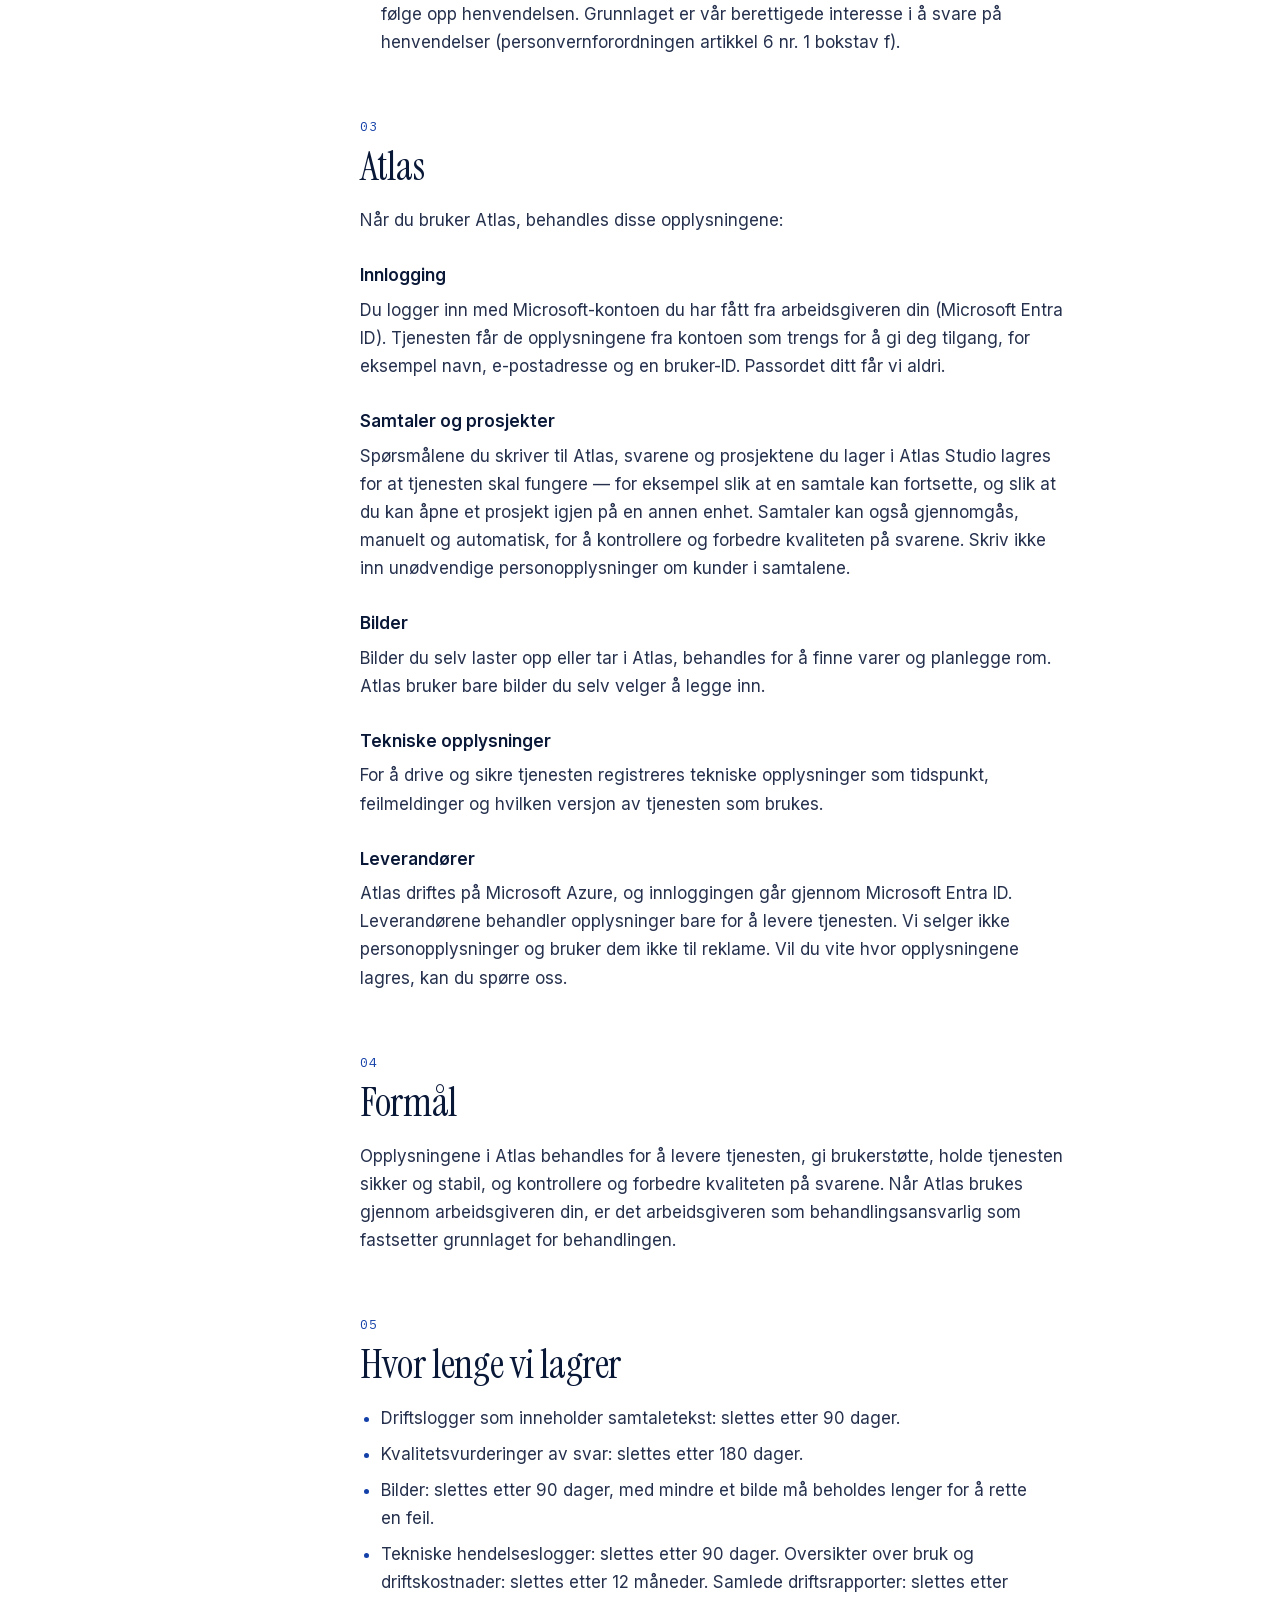
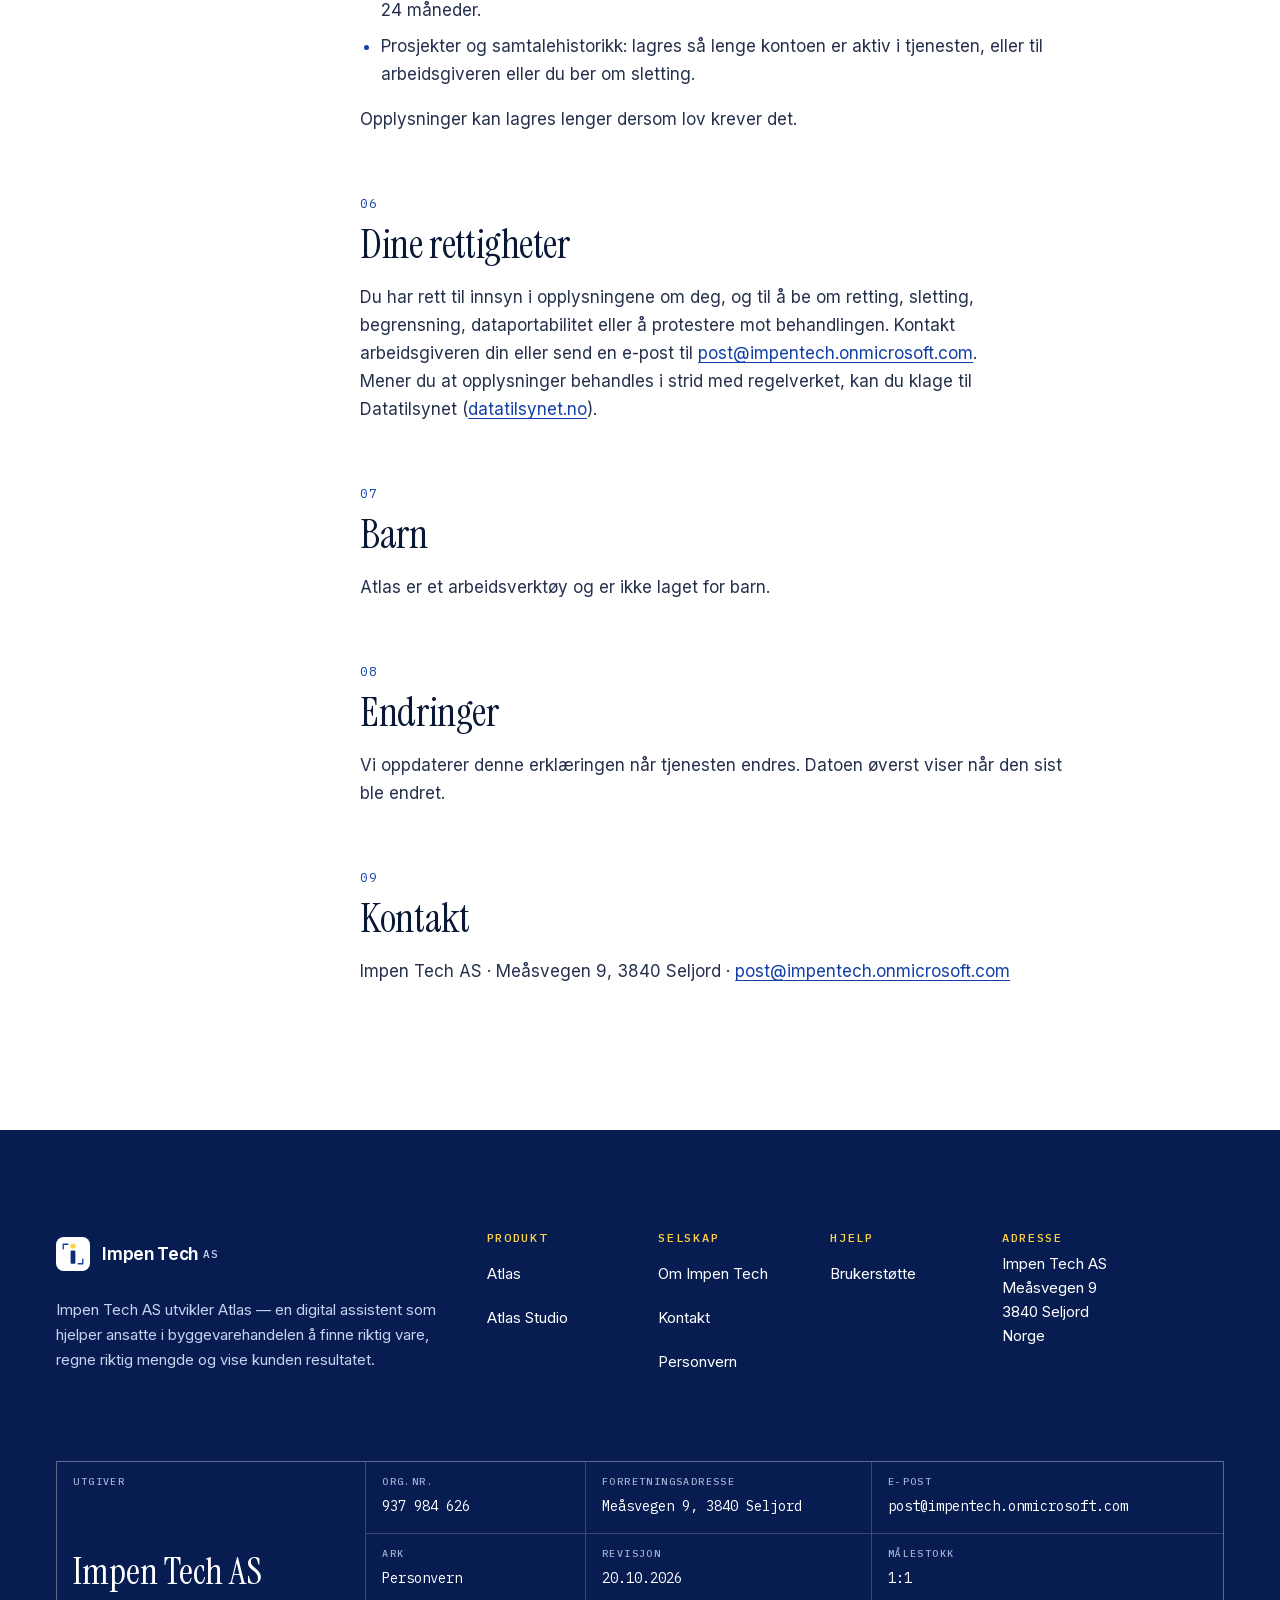
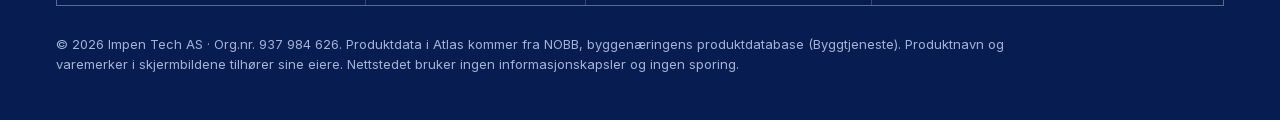
<file: personvern/index.html>
<!doctype html>
<html lang="nb">
<head>
<meta charset="utf-8">
<meta name="viewport" content="width=device-width, initial-scale=1, viewport-fit=cover">
<title>Personvernerklæring | Impen Tech</title>
<meta name="description" content="Personvernerklæring for impentech.no og Atlas fra Impen Tech AS: ingen informasjonskapsler på nettsiden, innlogging med jobbkontoen, bilder, lagringstid og dine rettigheter.">
<link rel="canonical" href="https://impentech.no/personvern/">
<link rel="alternate" hreflang="nb" href="https://impentech.no/personvern/">
<link rel="alternate" hreflang="en" href="https://impentech.no/en/privacy/">
<link rel="alternate" hreflang="x-default" href="https://impentech.no/personvern/">
<meta name="theme-color" content="#0c2c78">
<meta name="color-scheme" content="light">
<meta name="author" content="Impen Tech AS">
<meta name="format-detection" content="telephone=no">
<meta http-equiv="Content-Security-Policy" content="default-src 'self'; script-src 'self' 'sha256-xG0dW0UrB5r6I1DQE99ySOGf3HKf7XOHO17DQP6/F1c='; style-src 'self' 'unsafe-inline'; img-src 'self' data:; font-src 'self'; connect-src 'self'; manifest-src 'self'; base-uri 'self'; form-action 'none'; object-src 'none'">
<meta name="referrer" content="strict-origin-when-cross-origin">
<meta property="og:type" content="website">
<meta property="og:site_name" content="Impen Tech">
<meta property="og:locale" content="nb_NO">
<meta property="og:locale:alternate" content="en_GB">
<meta property="og:title" content="Personvernerklæring | Impen Tech">
<meta property="og:description" content="Personvernerklæring for impentech.no og Atlas fra Impen Tech AS: ingen informasjonskapsler på nettsiden, innlogging med jobbkontoen, bilder, lagringstid og dine rettigheter.">
<meta property="og:url" content="https://impentech.no/personvern/">
<meta property="og:image" content="https://impentech.no/assets/img/og-nb.jpg">
<meta property="og:image:type" content="image/jpeg">
<meta property="og:image:width" content="1200">
<meta property="og:image:height" content="630">
<meta property="og:image:alt" content="Impen Tech AS — Atlas, digital assistent for byggevarehandelen. En stue fra Atlas Studio med rommets mål tegnet oppå bildet.">
<meta name="twitter:card" content="summary_large_image">
<meta name="twitter:title" content="Personvernerklæring | Impen Tech">
<meta name="twitter:description" content="Personvernerklæring for impentech.no og Atlas fra Impen Tech AS: ingen informasjonskapsler på nettsiden, innlogging med jobbkontoen, bilder, lagringstid og dine rettigheter.">
<meta name="twitter:image" content="https://impentech.no/assets/img/og-nb.jpg">
<meta name="twitter:image:alt" content="Impen Tech AS — Atlas, digital assistent for byggevarehandelen. En stue fra Atlas Studio med rommets mål tegnet oppå bildet.">
<link rel="icon" href="/favicon.svg" type="image/svg+xml">
<link rel="icon" href="/favicon.ico" sizes="32x32">
<link rel="manifest" href="/site.webmanifest">
<link rel="preload" href="/assets/fonts/instrument-serif.woff2" as="font" type="font/woff2" crossorigin>
<link rel="preload" href="/assets/fonts/instrument-serif-italic.woff2" as="font" type="font/woff2" crossorigin>
<link rel="preload" href="/assets/fonts/inter-var.woff2" as="font" type="font/woff2" crossorigin>

<link rel="stylesheet" href="/assets/css/site.css?v=m5">
<script>(function(d){d.classList.add("js");var s=0;try{s=sessionStorage.getItem("it-intro")}catch(e){}var m=window.matchMedia&&matchMedia("(prefers-reduced-motion: reduce)").matches;if(s)d.classList.add("intro-seen");else if(!m&&"IntersectionObserver"in window){d.classList.add("intro");setTimeout(function(){if(!d.classList.contains("intro-js"))d.classList.add("intro-done")},3000)}})(document.documentElement)</script>
<script src="/assets/js/site.js?v=m5" defer></script>
<script type="application/ld+json">{"@context": "https://schema.org", "@graph": [{"@type": "Organization", "@id": "https://impentech.no/#org", "name": "Impen Tech AS", "legalName": "Impen Tech AS", "alternateName": "Impen Tech", "url": "https://impentech.no/", "email": "post@impentech.onmicrosoft.com", "logo": {"@type": "ImageObject", "url": "https://impentech.no/assets/img/impen-tech-512.png", "width": 512, "height": 512}, "identifier": {"@type": "PropertyValue", "propertyID": "Organisasjonsnummer (Enhetsregisteret)", "value": "937984626"}, "address": {"@type": "PostalAddress", "streetAddress": "Meåsvegen 9", "postalCode": "3840", "addressLocality": "Seljord", "addressRegion": "Telemark", "addressCountry": "NO"}, "contactPoint": {"@type": "ContactPoint", "contactType": "customer support", "email": "post@impentech.onmicrosoft.com", "availableLanguage": ["nb", "en"]}, "sameAs": ["https://virksomhet.brreg.no/nb/oppslag/enheter/937984626"]}, {"@type": "WebSite", "@id": "https://impentech.no/#site", "url": "https://impentech.no/", "name": "Impen Tech", "publisher": {"@id": "https://impentech.no/#org"}, "inLanguage": ["nb", "en"]}, {"@type": "WebPage", "@id": "https://impentech.no/personvern/#page", "url": "https://impentech.no/personvern/", "name": "Personvernerklæring | Impen Tech", "description": "Personvernerklæring for impentech.no og Atlas fra Impen Tech AS: ingen informasjonskapsler på nettsiden, innlogging med jobbkontoen, bilder, lagringstid og dine rettigheter.", "inLanguage": "nb", "isPartOf": {"@id": "https://impentech.no/#site"}, "publisher": {"@id": "https://impentech.no/#org"}, "about": {"@id": "https://impentech.no/#org"}, "dateModified": "2026-10-20", "breadcrumb": {"@type": "BreadcrumbList", "itemListElement": [{"@type": "ListItem", "position": 1, "name": "Forside", "item": "https://impentech.no/"}, {"@type": "ListItem", "position": 2, "name": "Personvern", "item": "https://impentech.no/personvern/"}]}}]}</script>
</head>
<body>
<a class="skip-link" href="#innhold">Hopp til innholdet</a>
<header class="site-header">
  <div class="wrap site-header__in">
    <a class="brand" href="/"><svg class="brand__mark" viewBox="0 0 40 40" aria-hidden="true" focusable="false"><rect width="40" height="40" rx="9" fill="#0c2c78"/><path d="M8.5 14V8.5H14M31.5 26v5.5H26" fill="none" stroke="#8ea6e4" stroke-width="1.6" stroke-linecap="round" stroke-linejoin="round"/><rect x="17.2" y="16" width="5.6" height="15.5" rx="1.2" fill="#ffffff"/><circle cx="20" cy="10.6" r="3.1" fill="#ffd23f"/></svg><span class="brand__name">Impen Tech <small>AS</small></span><span class="sr-only"> – til forsiden</span></a>
    <nav class="nav" aria-label="Hovedmeny"><a href="/atlas/">Atlas</a><a href="/studio/">Atlas Studio</a><a href="/om/">Om oss</a><a href="/support/">Support</a><a href="/kontakt/">Kontakt</a></nav>
    <a class="lang" href="/en/privacy/" hreflang="en"><svg viewBox="0 0 24 24" fill="none" stroke="currentColor" stroke-width="1.6" stroke-linecap="round" stroke-linejoin="round" aria-hidden="true" focusable="false"><circle cx="12" cy="12" r="9"/><path d="M3 12h18M12 3c2.5 2.6 3.8 5.6 3.8 9s-1.3 6.4-3.8 9c-2.5-2.6-3.8-5.6-3.8-9S9.5 5.6 12 3z"/></svg><span class="lang__code">EN</span><span class="sr-only" lang="en"> (English)</span></a>
    <a class="btn btn--ink btn--sm header-cta" href="/kontakt/">Ta kontakt</a>
    <details class="menu">
      <summary><span class="menu__icon" aria-hidden="true"><i></i><i></i></span><span>Meny</span></summary>
      <nav class="menu__panel" aria-label="Hovedmeny"><a href="/atlas/"><span>Atlas</span><span class="mono">01</span></a><a href="/studio/"><span>Atlas Studio</span><span class="mono">02</span></a><a href="/om/"><span>Om oss</span><span class="mono">03</span></a><a href="/support/"><span>Support</span><span class="mono">04</span></a><a href="/kontakt/"><span>Kontakt</span><span class="mono">05</span></a><hr><a href="/personvern/" aria-current="page"><span>Personvern</span><span class="mono">06</span></a><a href="/en/privacy/" hreflang="en" lang="en"><span>English</span><span class="mono">EN</span></a></nav>
    </details>
  </div>
</header>
<main id="innhold" tabindex="-1">
<section class="hero hero--doc paper-grid" aria-labelledby="hero-h">
  <div class="wrap">
    <div class="hero__meta"><p class="label reveal">Personvern</p><p class="label label--plain reveal">Sist oppdatert 20.10.2026</p></div>
    <h1 class="display reveal" id="hero-h">Personvern&shy;erklæring</h1>
    <div class="hero__grid"><p class="lede reveal reveal-d1">Slik behandles personopplysninger på denne nettsiden og i Atlas.</p></div>
  </div>
</section><section class="section section--top0">
  <div class="wrap">
    <hr class="rule">
    <div class="doc">
      <nav class="doc__toc" aria-label="Innhold på siden"><p class="label label--plain" id="toc-h">Innhold</p><ol><li><a href="#ansvarlig">01&ensp;Hvem er ansvarlig</a></li><li><a href="#nettsiden">02&ensp;Denne nettsiden</a></li><li><a href="#atlas">03&ensp;Atlas</a></li><li><a href="#formaal">04&ensp;Formål</a></li><li><a href="#lagring">05&ensp;Hvor lenge vi lagrer</a></li><li><a href="#rettigheter">06&ensp;Dine rettigheter</a></li><li><a href="#barn">07&ensp;Barn</a></li><li><a href="#endringer">08&ensp;Endringer</a></li><li><a href="#kontakt">09&ensp;Kontakt</a></li></ol></nav>
      <article class="doc__body">
        <div class="summary-box"><p class="label label--plain">Kort fortalt</p><ul class="checks"><li>Ingen informasjonskapsler eller sporing på nettsiden</li><li>Innlogging med jobbkontoen</li><li>Bilder bare når du selv legger dem inn</li><li>Bilder slettes etter 90 dager</li><li>Vi selger aldri opplysninger</li></ul></div>
        <div class="prose"><h2 id="ansvarlig"><span class="mono">01</span>Hvem er ansvarlig</h2><p><strong>Nettsiden og henvendelser til oss:</strong> Impen Tech AS (org.nr. 937 984 626), Meåsvegen 9, 3840 Seljord, er behandlingsansvarlig.</p>
<p><strong>Atlas brukt gjennom arbeidsgiveren din:</strong> Atlas er et arbeidsverktøy som arbeidsgiveren din gir deg tilgang til. Da er arbeidsgiveren behandlingsansvarlig for bruken av Atlas, og Impen Tech behandler opplysningene på arbeidsgiverens vegne etter avtale med arbeidsgiveren (databehandleravtale). Spørsmål om rettighetene dine kan du rette til arbeidsgiveren eller til oss på <a href="mailto:post@impentech.onmicrosoft.com">post@impentech.onmicrosoft.com</a>.</p><h2 id="nettsiden"><span class="mono">02</span>Denne nettsiden</h2><ul>
<li>Nettsiden setter <strong>ingen informasjonskapsler</strong> (cookies) og bruker ingen analyse-, annonse- eller sporingsverktøy.</li>
<li>Vi samler ikke selv inn personopplysninger via nettsiden, og den har ingen skjemaer.</li>
<li>Nettsiden ligger hos GitHub Pages (GitHub). Som for alle nettsider kan vertstjenesten behandle tekniske opplysninger som IP-adresse i sine serverlogger for å levere og sikre siden. Vi bruker ikke slike opplysninger til analyse eller markedsføring.</li>
<li>Sender du oss en e-post, bruker vi opplysningene i e-posten bare til å svare deg og følge opp henvendelsen. Grunnlaget er vår berettigede interesse i å svare på henvendelser (personvernforordningen artikkel 6 nr. 1 bokstav f).</li>
</ul><h2 id="atlas"><span class="mono">03</span>Atlas</h2><p>Når du bruker Atlas, behandles disse opplysningene:</p>
<h3>Innlogging</h3>
<p>Du logger inn med Microsoft-kontoen du har fått fra arbeidsgiveren din (Microsoft Entra ID). Tjenesten får de opplysningene fra kontoen som trengs for å gi deg tilgang, for eksempel navn, e-postadresse og en bruker-ID. Passordet ditt får vi aldri.</p>
<h3>Samtaler og prosjekter</h3>
<p>Spørsmålene du skriver til Atlas, svarene og prosjektene du lager i Atlas Studio lagres for at tjenesten skal fungere — for eksempel slik at en samtale kan fortsette, og slik at du kan åpne et prosjekt igjen på en annen enhet. Samtaler kan også gjennomgås, manuelt og automatisk, for å kontrollere og forbedre kvaliteten på svarene. Skriv ikke inn unødvendige personopplysninger om kunder i samtalene.</p>
<h3>Bilder</h3>
<p>Bilder du selv laster opp eller tar i Atlas, behandles for å finne varer og planlegge rom. Atlas bruker bare bilder du selv velger å legge inn.</p>
<h3>Tekniske opplysninger</h3>
<p>For å drive og sikre tjenesten registreres tekniske opplysninger som tidspunkt, feilmeldinger og hvilken versjon av tjenesten som brukes.</p>
<h3>Leverandører</h3>
<p>Atlas driftes på Microsoft Azure, og innloggingen går gjennom Microsoft Entra ID. Leverandørene behandler opplysninger bare for å levere tjenesten. Vi selger ikke personopplysninger og bruker dem ikke til reklame. Vil du vite hvor opplysningene lagres, kan du spørre oss.</p><h2 id="formaal"><span class="mono">04</span>Formål</h2><p>Opplysningene i Atlas behandles for å levere tjenesten, gi brukerstøtte, holde tjenesten sikker og stabil, og kontrollere og forbedre kvaliteten på svarene. Når Atlas brukes gjennom arbeidsgiveren din, er det arbeidsgiveren som behandlingsansvarlig som fastsetter grunnlaget for behandlingen.</p><h2 id="lagring"><span class="mono">05</span>Hvor lenge vi lagrer</h2><ul>
<li>Driftslogger som inneholder samtaletekst: slettes etter 90 dager.</li>
<li>Kvalitetsvurderinger av svar: slettes etter 180 dager.</li>
<li>Bilder: slettes etter 90 dager, med mindre et bilde må beholdes lenger for å rette en feil.</li>
<li>Tekniske hendelseslogger: slettes etter 90 dager. Oversikter over bruk og driftskostnader: slettes etter 12 måneder. Samlede driftsrapporter: slettes etter 24 måneder.</li>
<li>Prosjekter og samtalehistorikk: lagres så lenge kontoen er aktiv i tjenesten, eller til arbeidsgiveren eller du ber om sletting.</li>
</ul>
<p>Opplysninger kan lagres lenger dersom lov krever det.</p><h2 id="rettigheter"><span class="mono">06</span>Dine rettigheter</h2><p>Du har rett til innsyn i opplysningene om deg, og til å be om retting, sletting, begrensning, dataportabilitet eller å protestere mot behandlingen. Kontakt arbeidsgiveren din eller send en e-post til <a href="mailto:post@impentech.onmicrosoft.com">post@impentech.onmicrosoft.com</a>. Mener du at opplysninger behandles i strid med regelverket, kan du klage til Datatilsynet (<a href="https://www.datatilsynet.no" rel="noopener">datatilsynet.no</a>).</p><h2 id="barn"><span class="mono">07</span>Barn</h2><p>Atlas er et arbeidsverktøy og er ikke laget for barn.</p><h2 id="endringer"><span class="mono">08</span>Endringer</h2><p>Vi oppdaterer denne erklæringen når tjenesten endres. Datoen øverst viser når den sist ble endret.</p><h2 id="kontakt"><span class="mono">09</span>Kontakt</h2><p>Impen Tech AS · Meåsvegen 9, 3840 Seljord · <a href="mailto:post@impentech.onmicrosoft.com">post@impentech.onmicrosoft.com</a></p></div>
      </article>
    </div>
  </div>
</section>
</main>
<footer class="site-footer">
  <div class="wrap">
    <div class="foot-top">
      <div class="foot-brand">
        <a class="brand brand--light" href="/"><svg class="brand__mark" viewBox="0 0 40 40" aria-hidden="true" focusable="false"><rect width="40" height="40" rx="9" fill="#ffffff"/><path d="M8.5 14V8.5H14M31.5 26v5.5H26" fill="none" stroke="#1340a8" stroke-width="1.6" stroke-linecap="round" stroke-linejoin="round"/><rect x="17.2" y="16" width="5.6" height="15.5" rx="1.2" fill="#0c2c78"/><circle cx="20" cy="10.6" r="3.1" fill="#ffd23f"/></svg><span class="brand__name">Impen Tech <small>AS</small></span></a>
        <p>Impen Tech AS utvikler Atlas — en digital assistent som hjelper ansatte i byggevarehandelen å finne riktig vare, regne riktig mengde og vise kunden resultatet.</p>
      </div>
      <div><h2>Produkt</h2><ul><li><a href="/atlas/">Atlas</a></li><li><a href="/studio/">Atlas Studio</a></li></ul></div>
      <div><h2>Selskap</h2><ul><li><a href="/om/">Om Impen Tech</a></li><li><a href="/kontakt/">Kontakt</a></li><li><a href="/personvern/">Personvern</a></li></ul></div>
      <div><h2>Hjelp</h2><ul><li><a href="/support/">Brukerstøtte</a></li></ul></div>
      <div class="foot-contact"><h2>Adresse</h2><address>Impen Tech AS<br>Meåsvegen 9<br>3840 Seljord<br>Norge</address></div>
    </div>
    <div class="titleblock" role="group" aria-label="Selskapsopplysninger">
      <div class="tb-name"><small>Utgiver</small><strong>Impen Tech AS</strong></div>
      <div class="tb-c"><small>Org.nr.</small><span>937 984 626</span></div>
      <div class="tb-c"><small>Forretningsadresse</small><span>Meåsvegen 9, 3840 Seljord</span></div>
      <div class="tb-c tb-wide"><small>E-post</small><span><a href="mailto:post@impentech.onmicrosoft.com">post@impentech.onmicrosoft.com</a></span></div>
      <div class="tb-c tb-r2"><small>Ark</small><span>Personvern</span></div>
      <div class="tb-c tb-r2"><small>Revisjon</small><span>20.10.2026</span></div>
      <div class="tb-c tb-r2 tb-wide"><small>Målestokk</small><span>1:1</span></div>
    </div>
    <p class="foot-small">© 2026 Impen Tech AS · Org.nr. 937 984 626. Produktdata i Atlas kommer fra NOBB, byggenæringens produktdatabase (Byggtjeneste). Produktnavn og varemerker i skjermbildene tilhører sine eiere. Nettstedet bruker ingen informasjonskapsler og ingen sporing.</p>
  </div>
</footer>
</body>
</html>
</file>
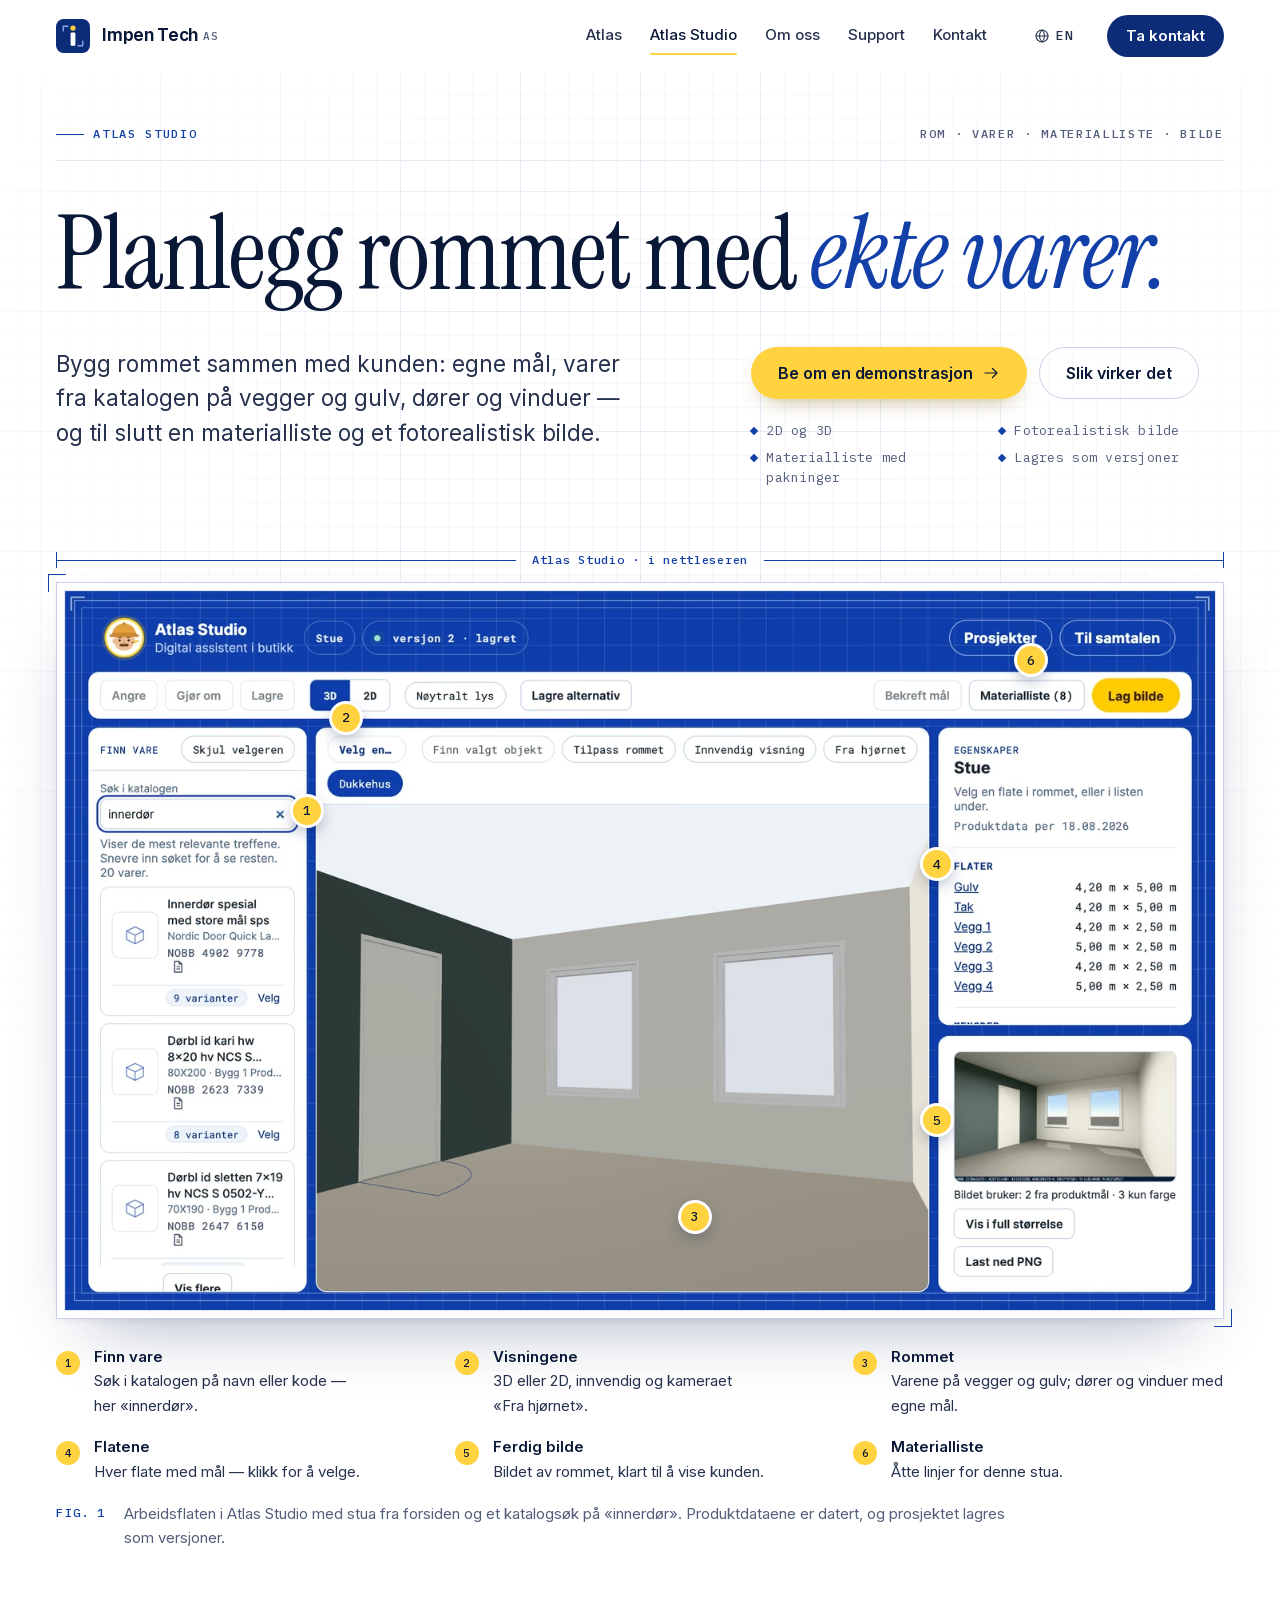
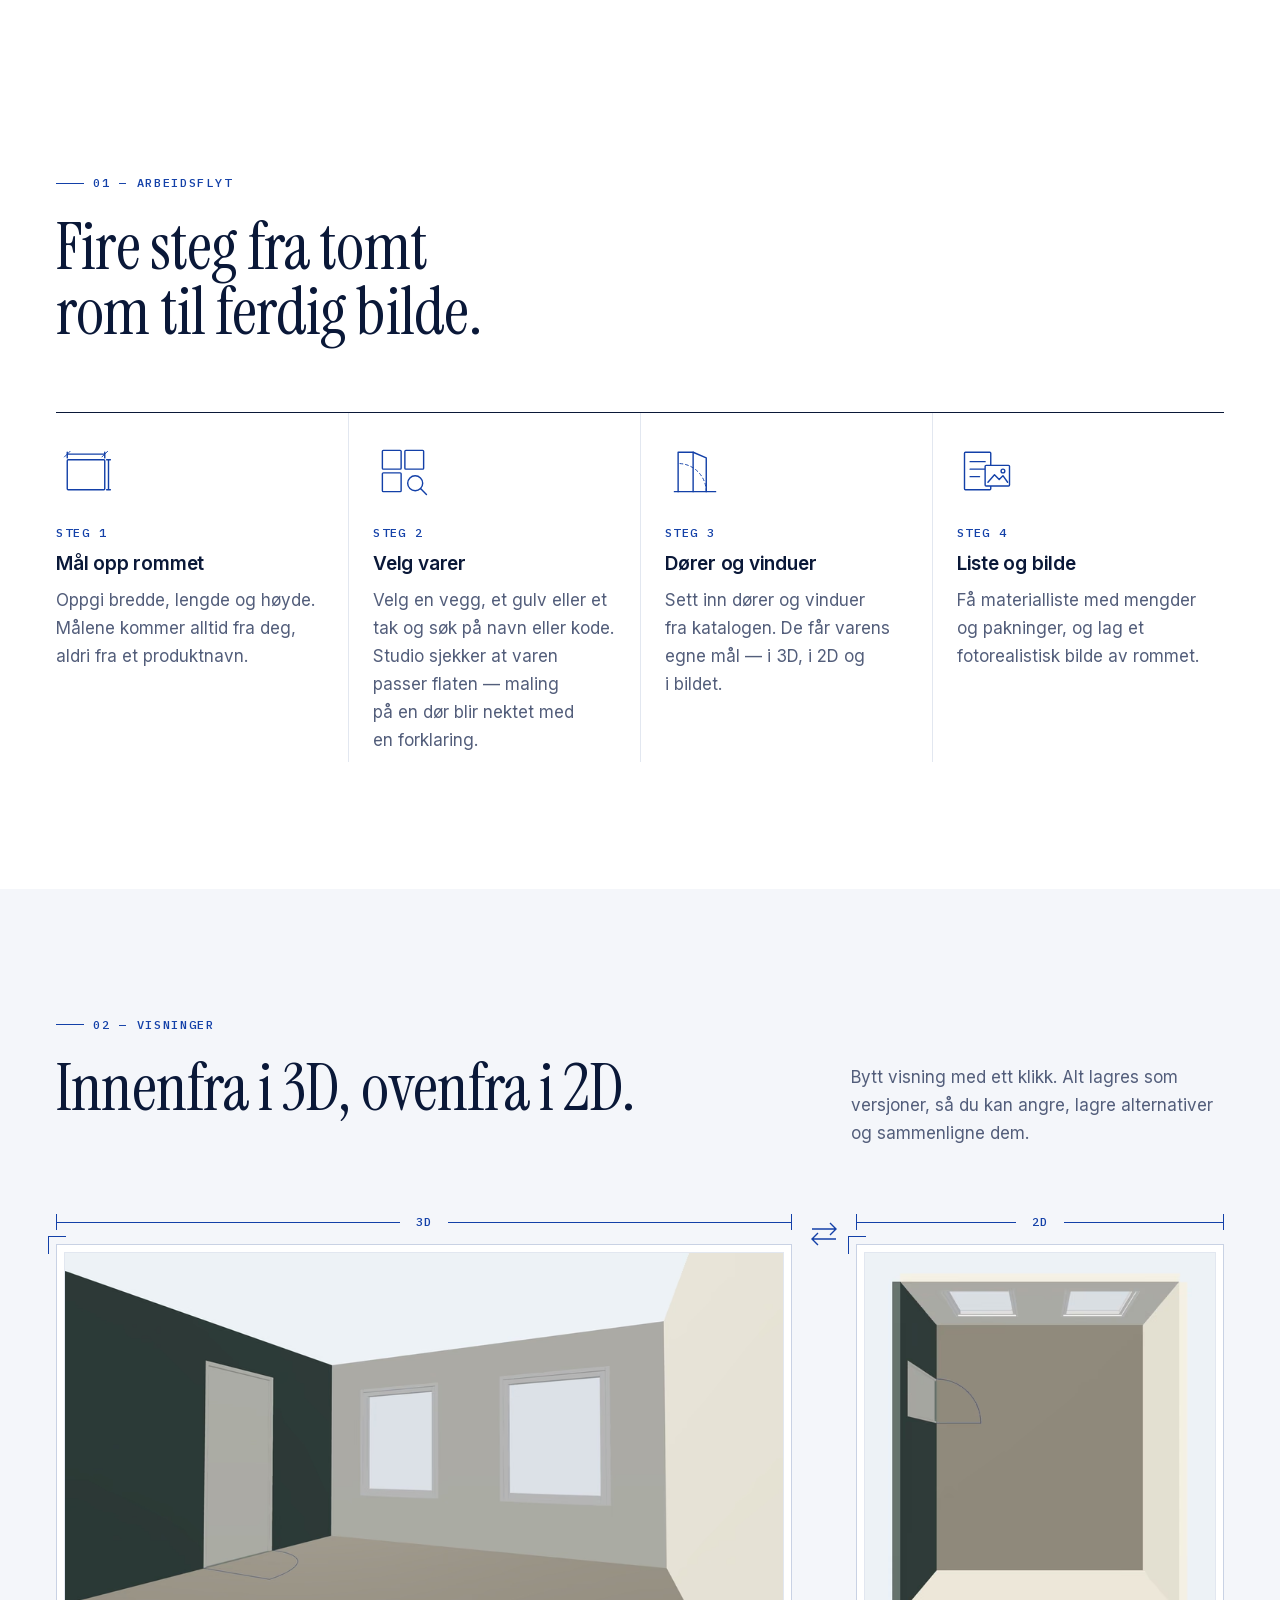
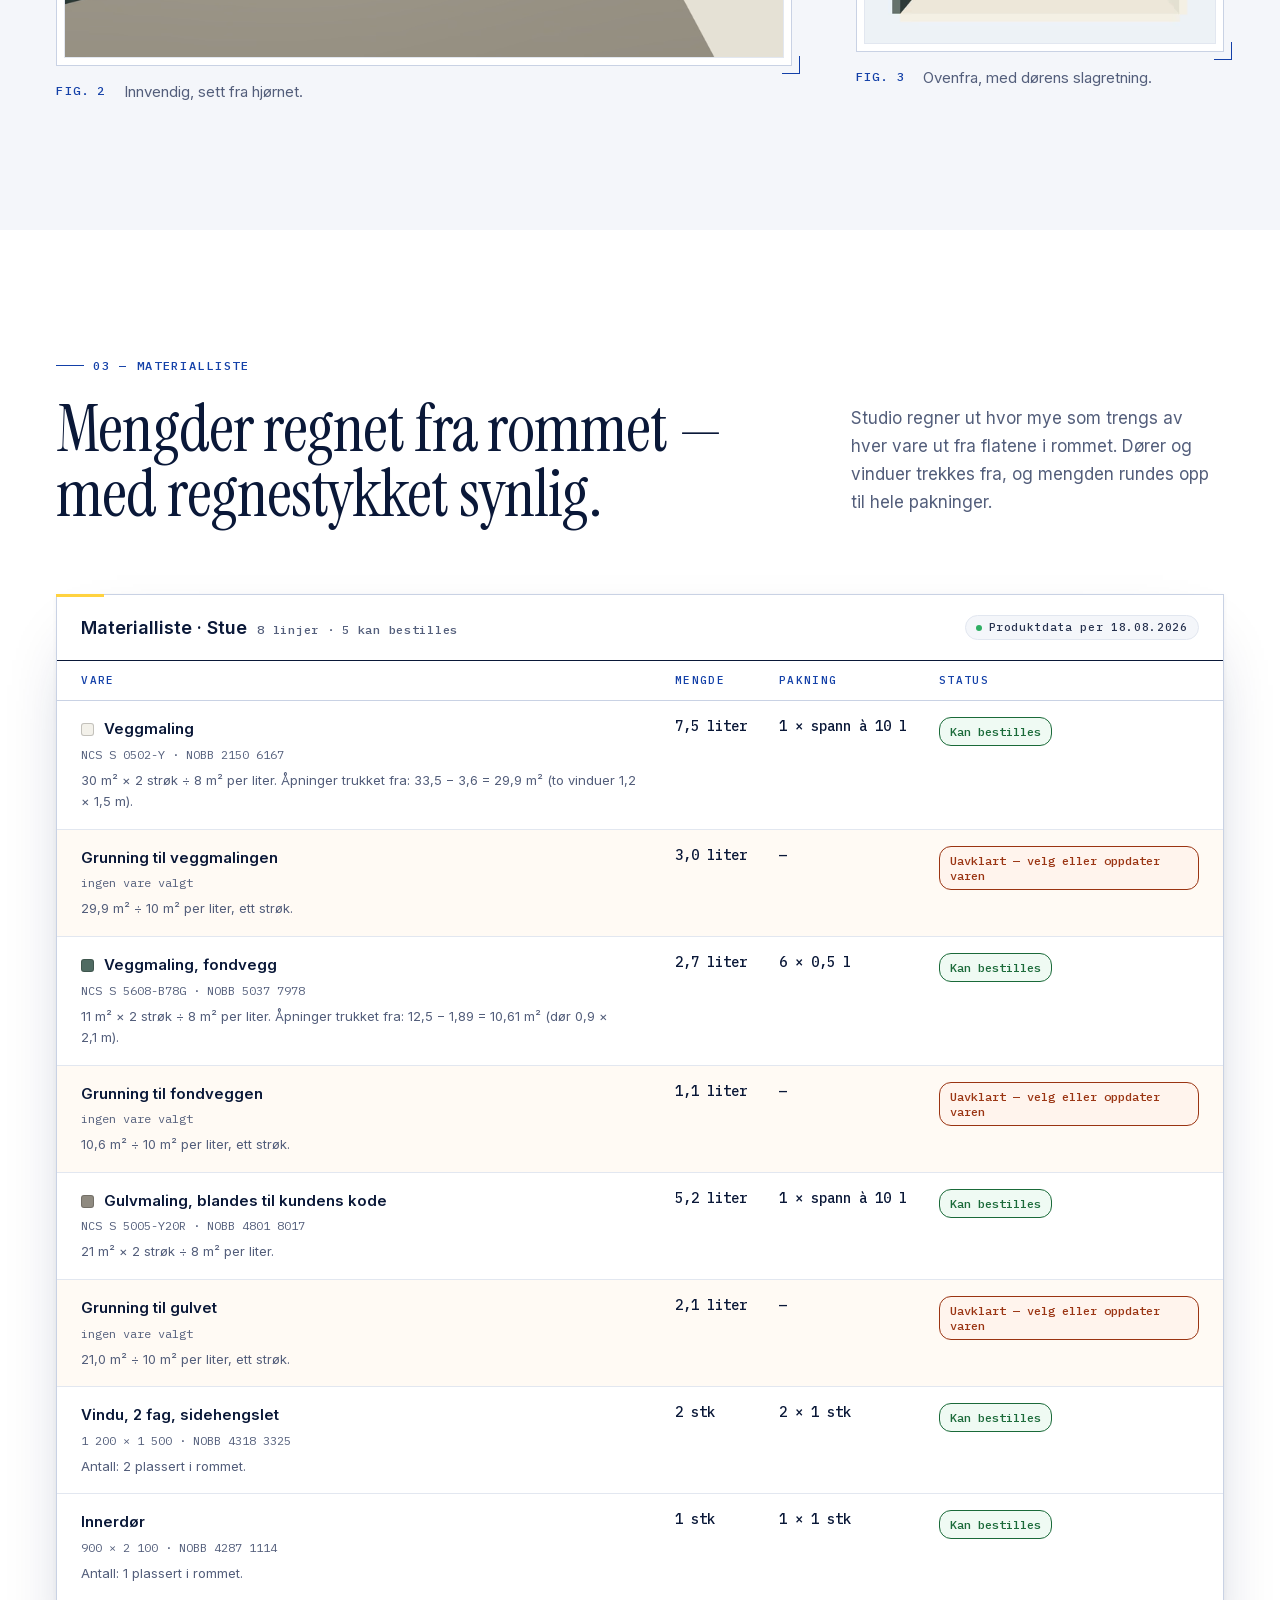
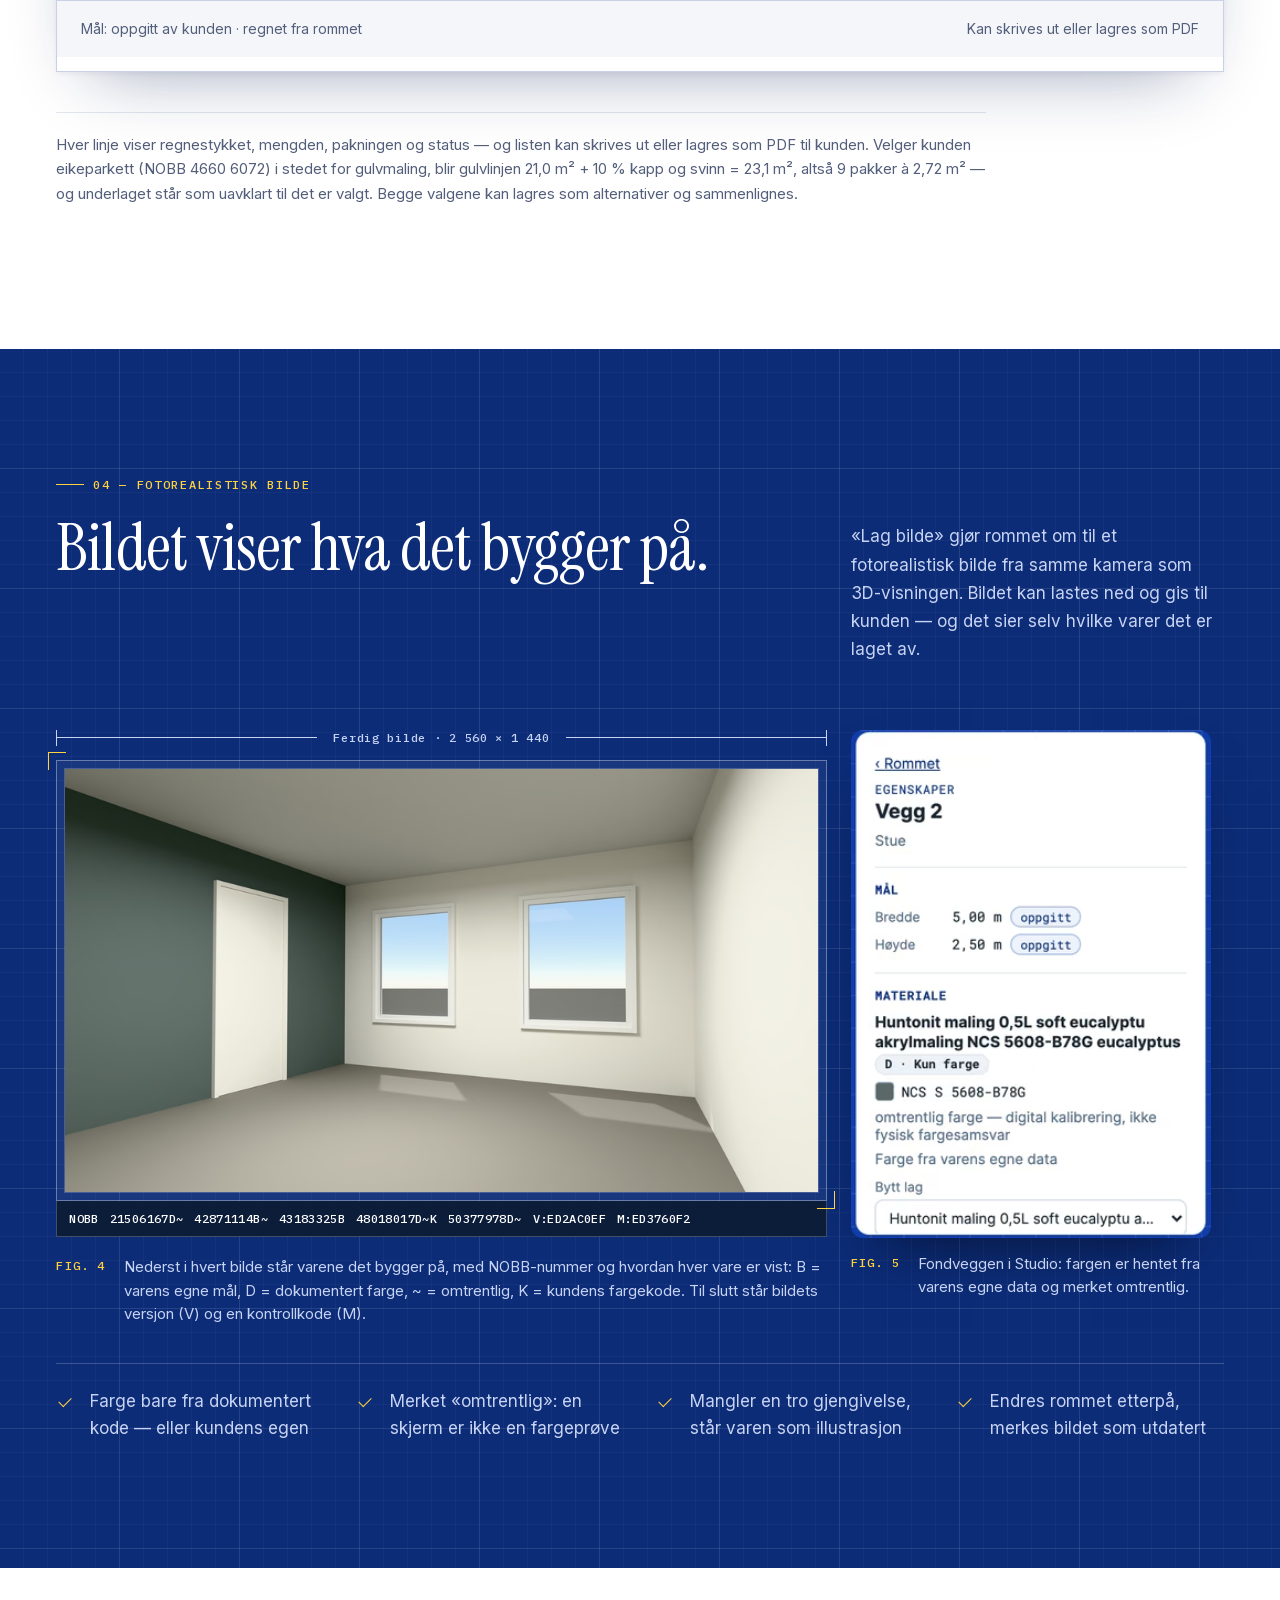
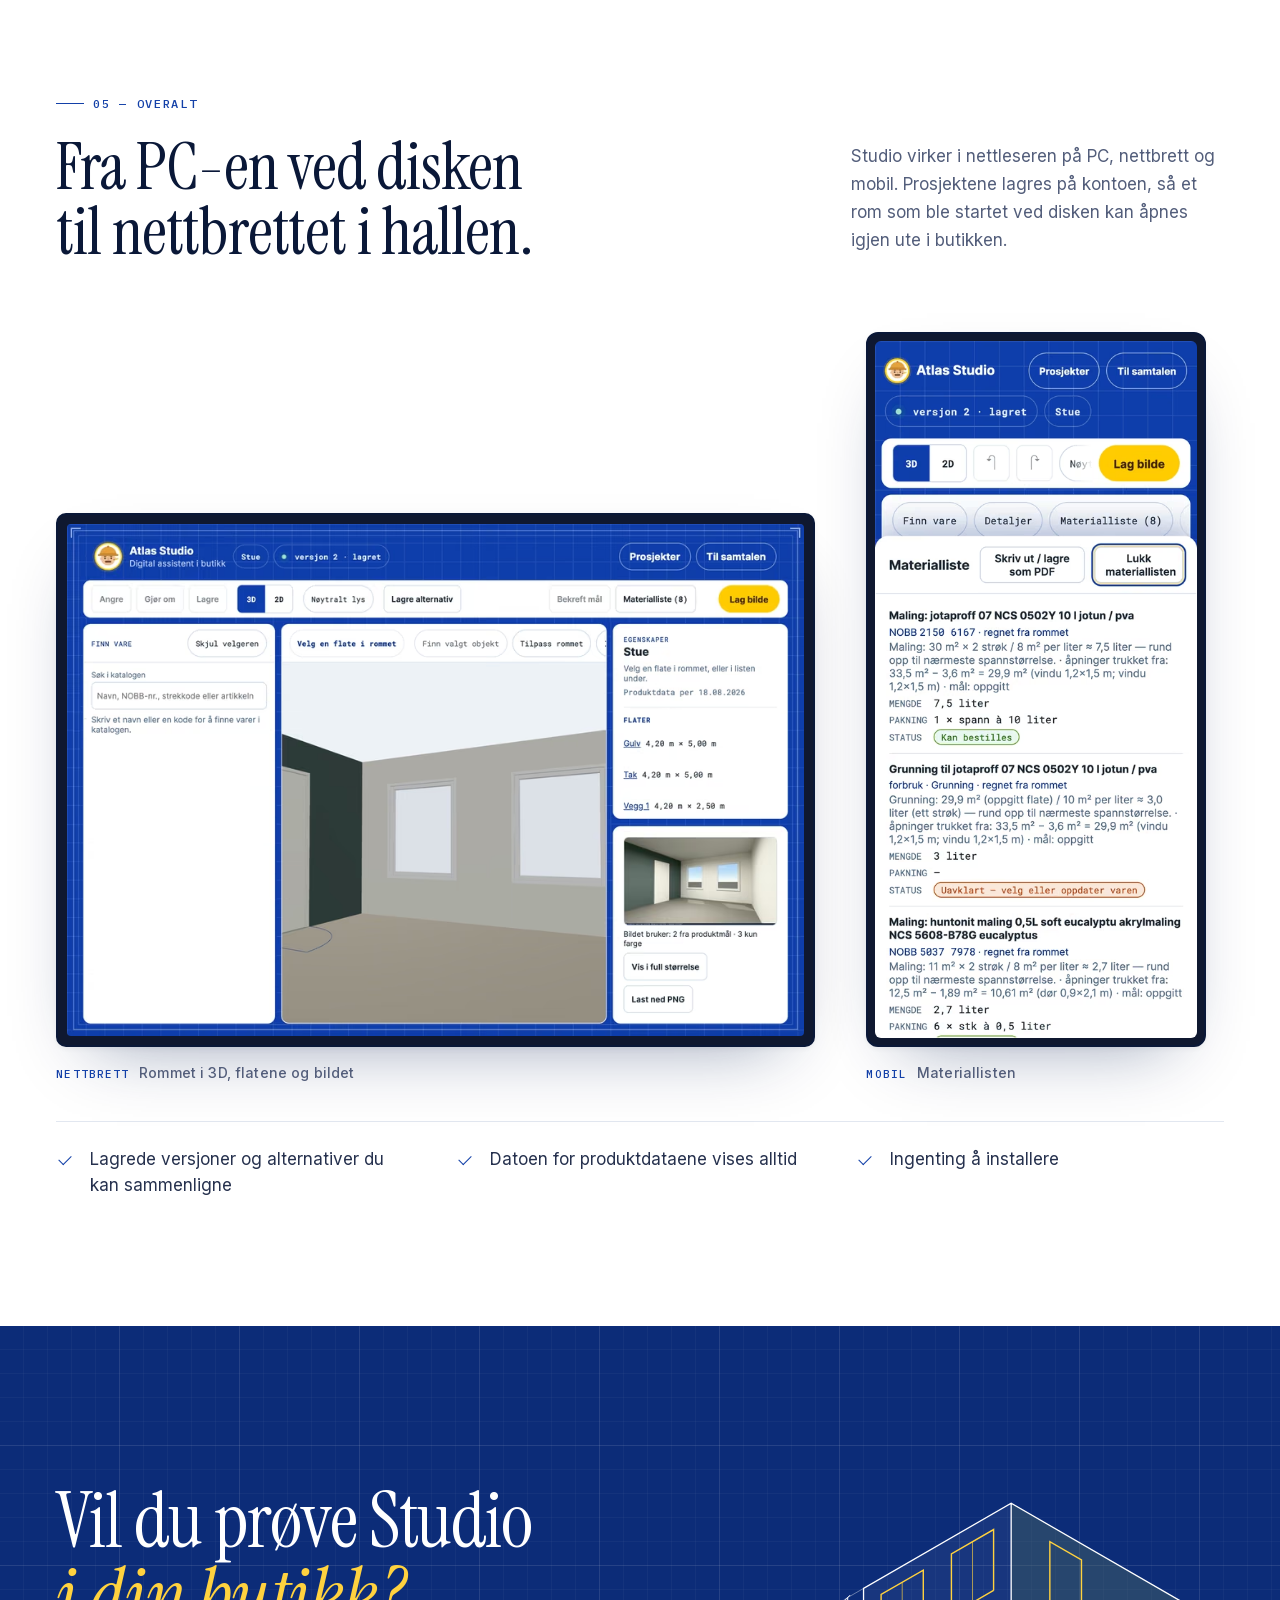
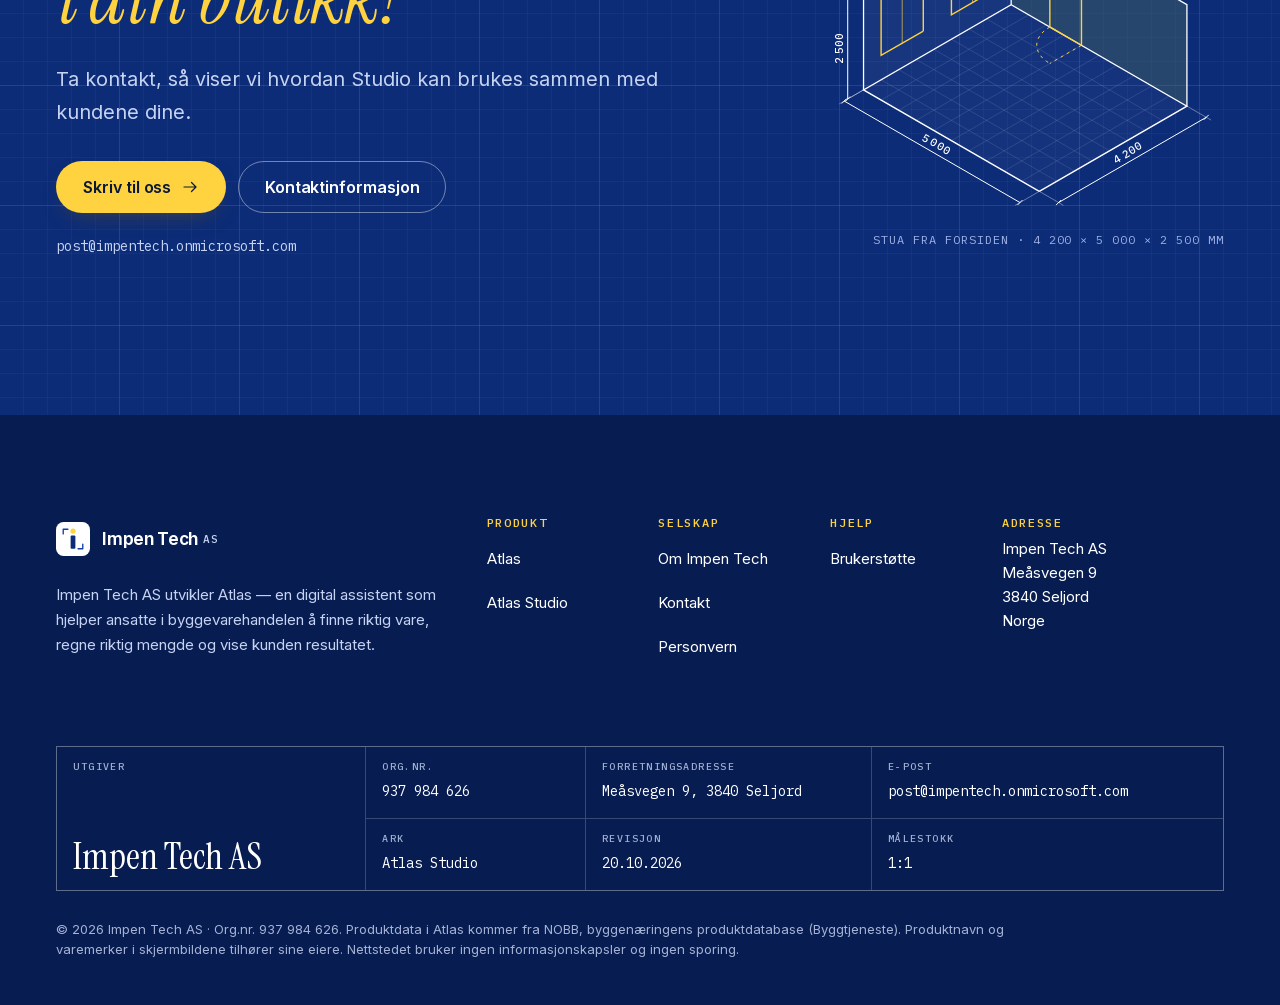
<file: studio/index.html>
<!doctype html>
<html lang="nb">
<head>
<meta charset="utf-8">
<meta name="viewport" content="width=device-width, initial-scale=1, viewport-fit=cover">
<title>Atlas Studio — planlegg rommet med ekte varer | Impen Tech</title>
<meta name="description" content="Atlas Studio: planlegg et rom med egne mål, legg byggevarer fra katalogen på vegger og gulv, sett inn dører og vinduer, og få materialliste og et fotorealistisk bilde.">
<link rel="canonical" href="https://impentech.no/studio/">
<link rel="alternate" hreflang="nb" href="https://impentech.no/studio/">
<link rel="alternate" hreflang="en" href="https://impentech.no/en/studio/">
<link rel="alternate" hreflang="x-default" href="https://impentech.no/studio/">
<meta name="theme-color" content="#0c2c78">
<meta name="color-scheme" content="light">
<meta name="author" content="Impen Tech AS">
<meta name="format-detection" content="telephone=no">
<meta http-equiv="Content-Security-Policy" content="default-src 'self'; script-src 'self' 'sha256-xG0dW0UrB5r6I1DQE99ySOGf3HKf7XOHO17DQP6/F1c='; style-src 'self' 'unsafe-inline'; img-src 'self' data:; font-src 'self'; connect-src 'self'; manifest-src 'self'; base-uri 'self'; form-action 'none'; object-src 'none'">
<meta name="referrer" content="strict-origin-when-cross-origin">
<meta property="og:type" content="website">
<meta property="og:site_name" content="Impen Tech">
<meta property="og:locale" content="nb_NO">
<meta property="og:locale:alternate" content="en_GB">
<meta property="og:title" content="Atlas Studio — planlegg rommet med ekte varer | Impen Tech">
<meta property="og:description" content="Atlas Studio: planlegg et rom med egne mål, legg byggevarer fra katalogen på vegger og gulv, sett inn dører og vinduer, og få materialliste og et fotorealistisk bilde.">
<meta property="og:url" content="https://impentech.no/studio/">
<meta property="og:image" content="https://impentech.no/assets/img/og-nb.jpg">
<meta property="og:image:type" content="image/jpeg">
<meta property="og:image:width" content="1200">
<meta property="og:image:height" content="630">
<meta property="og:image:alt" content="Impen Tech AS — Atlas, digital assistent for byggevarehandelen. En stue fra Atlas Studio med rommets mål tegnet oppå bildet.">
<meta name="twitter:card" content="summary_large_image">
<meta name="twitter:title" content="Atlas Studio — planlegg rommet med ekte varer | Impen Tech">
<meta name="twitter:description" content="Atlas Studio: planlegg et rom med egne mål, legg byggevarer fra katalogen på vegger og gulv, sett inn dører og vinduer, og få materialliste og et fotorealistisk bilde.">
<meta name="twitter:image" content="https://impentech.no/assets/img/og-nb.jpg">
<meta name="twitter:image:alt" content="Impen Tech AS — Atlas, digital assistent for byggevarehandelen. En stue fra Atlas Studio med rommets mål tegnet oppå bildet.">
<link rel="icon" href="/favicon.svg" type="image/svg+xml">
<link rel="icon" href="/favicon.ico" sizes="32x32">
<link rel="manifest" href="/site.webmanifest">
<link rel="preload" href="/assets/fonts/instrument-serif.woff2" as="font" type="font/woff2" crossorigin>
<link rel="preload" href="/assets/fonts/instrument-serif-italic.woff2" as="font" type="font/woff2" crossorigin>
<link rel="preload" href="/assets/fonts/inter-var.woff2" as="font" type="font/woff2" crossorigin>
<link rel="preload" as="image" type="image/avif" imagesrcset="/assets/img/arbeidsflate-720.avif 720w, /assets/img/arbeidsflate-1080.avif 1080w, /assets/img/arbeidsflate-1440.avif 1440w, /assets/img/arbeidsflate-1920.avif 1920w, /assets/img/arbeidsflate-2560.avif 2560w" imagesizes="(min-width: 1800px) 1420px, (min-width: 1460px) 1340px, calc(100vw - 2 * clamp(16px, 4.4vw, 72px) - 16px)" media="(min-width: 701px)" fetchpriority="high">
<link rel="preload" as="image" type="image/avif" imagesrcset="/assets/img/arbeidsflate-m-480.avif 480w, /assets/img/arbeidsflate-m-720.avif 720w, /assets/img/arbeidsflate-m-960.avif 960w, /assets/img/arbeidsflate-m-1366.avif 1366w" imagesizes="calc(100vw - 2 * clamp(16px, 4.4vw, 72px) - 12px)" media="(max-width: 700px)" fetchpriority="high">
<link rel="stylesheet" href="/assets/css/site.css?v=m5">
<script>(function(d){d.classList.add("js");var s=0;try{s=sessionStorage.getItem("it-intro")}catch(e){}var m=window.matchMedia&&matchMedia("(prefers-reduced-motion: reduce)").matches;if(s)d.classList.add("intro-seen");else if(!m&&"IntersectionObserver"in window){d.classList.add("intro");setTimeout(function(){if(!d.classList.contains("intro-js"))d.classList.add("intro-done")},3000)}})(document.documentElement)</script>
<script src="/assets/js/site.js?v=m5" defer></script>
<script type="application/ld+json">{"@context": "https://schema.org", "@graph": [{"@type": "Organization", "@id": "https://impentech.no/#org", "name": "Impen Tech AS", "legalName": "Impen Tech AS", "alternateName": "Impen Tech", "url": "https://impentech.no/", "email": "post@impentech.onmicrosoft.com", "logo": {"@type": "ImageObject", "url": "https://impentech.no/assets/img/impen-tech-512.png", "width": 512, "height": 512}, "identifier": {"@type": "PropertyValue", "propertyID": "Organisasjonsnummer (Enhetsregisteret)", "value": "937984626"}, "address": {"@type": "PostalAddress", "streetAddress": "Meåsvegen 9", "postalCode": "3840", "addressLocality": "Seljord", "addressRegion": "Telemark", "addressCountry": "NO"}, "contactPoint": {"@type": "ContactPoint", "contactType": "customer support", "email": "post@impentech.onmicrosoft.com", "availableLanguage": ["nb", "en"]}, "sameAs": ["https://virksomhet.brreg.no/nb/oppslag/enheter/937984626"]}, {"@type": "WebSite", "@id": "https://impentech.no/#site", "url": "https://impentech.no/", "name": "Impen Tech", "publisher": {"@id": "https://impentech.no/#org"}, "inLanguage": ["nb", "en"]}, {"@type": "WebPage", "@id": "https://impentech.no/studio/#page", "url": "https://impentech.no/studio/", "name": "Atlas Studio — planlegg rommet med ekte varer | Impen Tech", "description": "Atlas Studio: planlegg et rom med egne mål, legg byggevarer fra katalogen på vegger og gulv, sett inn dører og vinduer, og få materialliste og et fotorealistisk bilde.", "inLanguage": "nb", "isPartOf": {"@id": "https://impentech.no/#site"}, "publisher": {"@id": "https://impentech.no/#org"}, "about": {"@id": "https://impentech.no/#org"}, "dateModified": "2026-10-20", "breadcrumb": {"@type": "BreadcrumbList", "itemListElement": [{"@type": "ListItem", "position": 1, "name": "Forside", "item": "https://impentech.no/"}, {"@type": "ListItem", "position": 2, "name": "Atlas Studio", "item": "https://impentech.no/studio/"}]}}, {"@type": "SoftwareApplication", "@id": "https://impentech.no/#atlas", "name": "Atlas", "applicationCategory": "BusinessApplication", "operatingSystem": "Web", "browserRequirements": "Oppdatert nettleser på PC, nettbrett eller mobil", "description": "Digital assistent for ansatte i byggevarehandelen: samtale som forstår prosjektet, søk i over 760 000 byggevarer, produktpass og Atlas Studio.", "url": "https://impentech.no/atlas/", "publisher": {"@id": "https://impentech.no/#org"}, "inLanguage": "nb"}]}</script>
</head>
<body>
<a class="skip-link" href="#innhold">Hopp til innholdet</a>
<header class="site-header">
  <div class="wrap site-header__in">
    <a class="brand" href="/"><svg class="brand__mark" viewBox="0 0 40 40" aria-hidden="true" focusable="false"><rect width="40" height="40" rx="9" fill="#0c2c78"/><path d="M8.5 14V8.5H14M31.5 26v5.5H26" fill="none" stroke="#8ea6e4" stroke-width="1.6" stroke-linecap="round" stroke-linejoin="round"/><rect x="17.2" y="16" width="5.6" height="15.5" rx="1.2" fill="#ffffff"/><circle cx="20" cy="10.6" r="3.1" fill="#ffd23f"/></svg><span class="brand__name">Impen Tech <small>AS</small></span><span class="sr-only"> – til forsiden</span></a>
    <nav class="nav" aria-label="Hovedmeny"><a href="/atlas/">Atlas</a><a href="/studio/" aria-current="page">Atlas Studio</a><a href="/om/">Om oss</a><a href="/support/">Support</a><a href="/kontakt/">Kontakt</a></nav>
    <a class="lang" href="/en/studio/" hreflang="en"><svg viewBox="0 0 24 24" fill="none" stroke="currentColor" stroke-width="1.6" stroke-linecap="round" stroke-linejoin="round" aria-hidden="true" focusable="false"><circle cx="12" cy="12" r="9"/><path d="M3 12h18M12 3c2.5 2.6 3.8 5.6 3.8 9s-1.3 6.4-3.8 9c-2.5-2.6-3.8-5.6-3.8-9S9.5 5.6 12 3z"/></svg><span class="lang__code">EN</span><span class="sr-only" lang="en"> (English)</span></a>
    <a class="btn btn--ink btn--sm header-cta" href="/kontakt/">Ta kontakt</a>
    <details class="menu">
      <summary><span class="menu__icon" aria-hidden="true"><i></i><i></i></span><span>Meny</span></summary>
      <nav class="menu__panel" aria-label="Hovedmeny"><a href="/atlas/"><span>Atlas</span><span class="mono">01</span></a><a href="/studio/" aria-current="page"><span>Atlas Studio</span><span class="mono">02</span></a><a href="/om/"><span>Om oss</span><span class="mono">03</span></a><a href="/support/"><span>Support</span><span class="mono">04</span></a><a href="/kontakt/"><span>Kontakt</span><span class="mono">05</span></a><hr><a href="/personvern/"><span>Personvern</span><span class="mono">06</span></a><a href="/en/studio/" hreflang="en" lang="en"><span>English</span><span class="mono">EN</span></a></nav>
    </details>
  </div>
</header>
<main id="innhold" tabindex="-1">
<section class="hero paper-grid" aria-labelledby="hero-h">
  <div class="wrap">
    <div class="hero__meta"><p class="label reveal">Atlas Studio</p><p class="label label--plain reveal">Rom · varer · materialliste · bilde</p></div>
    <h1 class="display reveal" id="hero-h">Planlegg rommet med <em>ekte varer.</em></h1>
    <div class="hero__grid">
      <p class="lede reveal reveal-d1">Bygg rommet sammen med kunden: egne mål, varer fra katalogen på vegger og gulv, dører og vinduer — og til slutt en materialliste og et fotorealistisk bilde.</p>
      <div class="hero__side reveal reveal-d2">
        <div class="actions"><a class="btn btn--primary" href="mailto:post@impentech.onmicrosoft.com?subject=Demonstrasjon%20av%20Atlas%20Studio">Be om en demonstrasjon<svg viewBox="0 0 24 24" fill="none" stroke="currentColor" stroke-width="1.6" stroke-linecap="round" stroke-linejoin="round" aria-hidden="true" focusable="false"><path d="M4 12h16M14 6l6 6-6 6"/></svg></a><a class="btn btn--line" href="#flyt">Slik virker det</a></div>
        <ul class="facts facts--grid"><li>2D og 3D</li><li>Fotorealistisk bilde</li><li>Materialliste med pakninger</li><li>Lagres som versjoner</li></ul>
      </div>
    </div>
  </div>
  <div class="wrap hero__figure reveal reveal-d2">
    <figure class="plate plate--shadow">
      <div class="kote" aria-hidden="true"><span>Atlas Studio · i nettleseren</span></div>
      <div class="plate__frame pinned"><picture><source media="(max-width: 700px)" type="image/avif" srcset="/assets/img/arbeidsflate-m-480.avif 480w, /assets/img/arbeidsflate-m-720.avif 720w, /assets/img/arbeidsflate-m-960.avif 960w, /assets/img/arbeidsflate-m-1366.avif 1366w" sizes="calc(100vw - 2 * clamp(16px, 4.4vw, 72px) - 12px)" width="960" height="883"><source media="(max-width: 700px)" type="image/webp" srcset="/assets/img/arbeidsflate-m-480.webp 480w, /assets/img/arbeidsflate-m-720.webp 720w, /assets/img/arbeidsflate-m-960.webp 960w, /assets/img/arbeidsflate-m-1366.webp 1366w" sizes="calc(100vw - 2 * clamp(16px, 4.4vw, 72px) - 12px)" width="960" height="883"><source media="(max-width: 700px)" srcset="/assets/img/arbeidsflate-m-480.jpg 480w, /assets/img/arbeidsflate-m-720.jpg 720w, /assets/img/arbeidsflate-m-960.jpg 960w, /assets/img/arbeidsflate-m-1366.jpg 1366w" sizes="calc(100vw - 2 * clamp(16px, 4.4vw, 72px) - 12px)" width="960" height="883"><source type="image/avif" srcset="/assets/img/arbeidsflate-720.avif 720w, /assets/img/arbeidsflate-1080.avif 1080w, /assets/img/arbeidsflate-1440.avif 1440w, /assets/img/arbeidsflate-1920.avif 1920w, /assets/img/arbeidsflate-2560.avif 2560w" sizes="(min-width: 1800px) 1420px, (min-width: 1460px) 1340px, calc(100vw - 2 * clamp(16px, 4.4vw, 72px) - 16px)"><source type="image/webp" srcset="/assets/img/arbeidsflate-720.webp 720w, /assets/img/arbeidsflate-1080.webp 1080w, /assets/img/arbeidsflate-1440.webp 1440w, /assets/img/arbeidsflate-1920.webp 1920w, /assets/img/arbeidsflate-2560.webp 2560w" sizes="(min-width: 1800px) 1420px, (min-width: 1460px) 1340px, calc(100vw - 2 * clamp(16px, 4.4vw, 72px) - 16px)"><img src="/assets/img/arbeidsflate-1920.jpg" srcset="/assets/img/arbeidsflate-720.jpg 720w, /assets/img/arbeidsflate-1080.jpg 1080w, /assets/img/arbeidsflate-1440.jpg 1440w, /assets/img/arbeidsflate-1920.jpg 1920w, /assets/img/arbeidsflate-2560.jpg 2560w" sizes="(min-width: 1800px) 1420px, (min-width: 1460px) 1340px, calc(100vw - 2 * clamp(16px, 4.4vw, 72px) - 16px)" width="1920" height="1200" alt="Atlas Studio i nettleseren med prosjektet «Stue»: søkefeltet til venstre, rommet i 3D sett fra hjørnet i midten, og til høyre rommets flater med mål — gulv og tak 4,20 × 5,00 m, veggene 2,50 m høye — og det ferdige bildet." fetchpriority="high" decoding="async"></picture><span class="pin" style="--x:21.45%;--y:31.00%" aria-hidden="true">1</span><span class="pin" style="--x:24.77%;--y:18.31%" aria-hidden="true">2</span><span class="pin" style="--x:54.69%;--y:86.25%" aria-hidden="true">3</span><span class="pin" style="--x:75.51%;--y:38.25%" aria-hidden="true">4</span><span class="pin" style="--x:75.51%;--y:73.12%" aria-hidden="true">5</span><span class="pin" style="--x:83.59%;--y:10.50%" aria-hidden="true">6</span></div>
      <ol class="pinlist"><li><span class="n">1</span><span><strong>Finn vare</strong>Søk i katalogen på navn eller kode — her «innerdør».</span></li><li><span class="n">2</span><span><strong>Visningene</strong>3D eller 2D, innvendig og kameraet «Fra hjørnet».</span></li><li><span class="n">3</span><span><strong>Rommet</strong>Varene på vegger og gulv; dører og vinduer med egne mål.</span></li><li><span class="n">4</span><span><strong>Flatene</strong>Hver flate med mål — klikk for å velge.</span></li><li><span class="n">5</span><span><strong>Ferdig bilde</strong>Bildet av rommet, klart til å vise kunden.</span></li><li><span class="n">6</span><span><strong>Materialliste</strong>Åtte linjer for denne stua.</span></li></ol>
      <figcaption class="cap"><span class="cap__fig">Fig. 1</span><p>Arbeidsflaten i Atlas Studio med stua fra forsiden og et katalogsøk på «innerdør». Produktdataene er datert, og prosjektet lagres som versjoner.</p></figcaption>
    </figure>
  </div>
</section><section class="section" id="flyt" aria-labelledby="flyt-h">
  <div class="wrap">
    <div class="sec-head">
      <p class="label">01 — Arbeidsflyt</p>
      <h2 class="title reveal" id="flyt-h">Fire steg fra tomt rom til ferdig bilde.</h2>
      
    </div>
    <ol class="steps">
      <li class="reveal"><svg viewBox="0 0 64 64" fill="none" stroke="currentColor" stroke-width="1.5" stroke-linecap="round" stroke-linejoin="round" aria-hidden="true" focusable="false"><rect x="12" y="20" width="40" height="32" rx="1"/><path d="M12 12v6M52 12v6M12 14h40" /><path d="M9 17l6-6M49 17l6-6" stroke-width="1"/><path d="M58 20h-4M58 52h-4M56 20v32"/></svg><span class="n">Steg 1</span><h3 class="h3">Mål opp rommet</h3><p>Oppgi bredde, lengde og høyde. Målene kommer alltid fra deg, aldri fra et produktnavn.</p></li>
      <li class="reveal reveal-d1"><svg viewBox="0 0 64 64" fill="none" stroke="currentColor" stroke-width="1.5" stroke-linecap="round" stroke-linejoin="round" aria-hidden="true" focusable="false"><rect x="10" y="10" width="20" height="20" rx="1"/><rect x="34" y="10" width="20" height="20" rx="1"/><rect x="10" y="34" width="20" height="20" rx="1"/><circle cx="45" cy="45" r="8"/><path d="M51 51l6 6"/></svg><span class="n">Steg 2</span><h3 class="h3">Velg varer</h3><p>Velg en vegg, et gulv eller et tak og søk på navn eller kode. Studio sjekker at varen passer flaten — maling på en dør blir nektet med en forklaring.</p></li>
      <li class="reveal reveal-d2"><svg viewBox="0 0 64 64" fill="none" stroke="currentColor" stroke-width="1.5" stroke-linecap="round" stroke-linejoin="round" aria-hidden="true" focusable="false"><path d="M10 54h44"/><path d="M14 54V12h16v42"/><path d="M30 12l14 6v36"/><path d="M44 54A30 30 0 0 0 14 24" stroke-dasharray="3 3" stroke-width="1"/></svg><span class="n">Steg 3</span><h3 class="h3">Dører og vinduer</h3><p>Sett inn dører og vinduer fra katalogen. De får varens egne mål — i 3D, i 2D og i bildet.</p></li>
      <li class="reveal reveal-d3"><svg viewBox="0 0 64 64" fill="none" stroke="currentColor" stroke-width="1.5" stroke-linecap="round" stroke-linejoin="round" aria-hidden="true" focusable="false"><rect x="8" y="12" width="28" height="40" rx="1"/><path d="M14 22h16M14 30h16M14 38h10"/><rect x="30" y="26" width="26" height="22" rx="1" fill="#fff"/><path d="M33 44l7-8 5 5 4-4 5 7"/><circle cx="49" cy="32" r="2"/></svg><span class="n">Steg 4</span><h3 class="h3">Liste og bilde</h3><p>Få materialliste med mengder og pakninger, og lag et fotorealistisk bilde av rommet.</p></li>
    </ol>
  </div>
</section><section class="section section--kalk" aria-labelledby="visning-h">
  <div class="wrap">
    <div class="sec-head">
      <p class="label">02 — Visninger</p>
      <h2 class="title reveal" id="visning-h">Innenfra i 3D, ovenfra i 2D.</h2>
      <div class="sec-head__text reveal reveal-d1"><p>Bytt visning med ett klikk. Alt lagres som versjoner, så du kan angre, lagre alternativer og sammenligne dem.</p></div>
    </div>
    <div class="compare compare--uneven">
      <figure class="plate reveal"><div class="kote" aria-hidden="true"><span>3D</span></div><div class="plate__frame"><picture><source type="image/avif" srcset="/assets/img/visning-3d-640.avif 640w, /assets/img/visning-3d-960.avif 960w, /assets/img/visning-3d-1280.avif 1280w, /assets/img/visning-3d-1600.avif 1600w, /assets/img/visning-3d-1920.avif 1920w" sizes="(min-width: 1800px) 920px, (min-width: 1460px) 860px, (min-width: 861px) 60vw, calc(100vw - 2 * clamp(16px, 4.4vw, 72px) - 16px)"><source type="image/webp" srcset="/assets/img/visning-3d-640.webp 640w, /assets/img/visning-3d-960.webp 960w, /assets/img/visning-3d-1280.webp 1280w, /assets/img/visning-3d-1600.webp 1600w, /assets/img/visning-3d-1920.webp 1920w" sizes="(min-width: 1800px) 920px, (min-width: 1460px) 860px, (min-width: 861px) 60vw, calc(100vw - 2 * clamp(16px, 4.4vw, 72px) - 16px)"><img src="/assets/img/visning-3d-1280.jpg" srcset="/assets/img/visning-3d-640.jpg 640w, /assets/img/visning-3d-960.jpg 960w, /assets/img/visning-3d-1280.jpg 1280w, /assets/img/visning-3d-1600.jpg 1600w, /assets/img/visning-3d-1920.jpg 1920w" sizes="(min-width: 1800px) 920px, (min-width: 1460px) 860px, (min-width: 861px) 60vw, calc(100vw - 2 * clamp(16px, 4.4vw, 72px) - 16px)" width="1280" height="720" alt="Stua i 3D-visningen: grønn fondvegg med dør til venstre, to vinduer i veggen rett fram og dørens slagretning tegnet på gulvet." decoding="async"></picture></div><figcaption class="cap"><span class="cap__fig">Fig. 2</span><p>Innvendig, sett fra hjørnet.</p></figcaption></figure>
      <div class="compare__arrow" aria-hidden="true"><svg viewBox="0 0 40 40" fill="none" stroke="currentColor" stroke-width="1.4"><path d="M8 15h24M26 9l6 6-6 6M32 25H8M14 19l-6 6 6 6"/></svg></div>
      <figure class="plate reveal reveal-d1"><div class="kote" aria-hidden="true"><span>2D</span></div><div class="plate__frame"><picture><source type="image/avif" srcset="/assets/img/visning-2d-480.avif 480w, /assets/img/visning-2d-720.avif 720w, /assets/img/visning-2d-960.avif 960w, /assets/img/visning-2d-1130.avif 1130w" sizes="(min-width: 1800px) 560px, (min-width: 1460px) 480px, (min-width: 861px) 34vw, calc(100vw - 2 * clamp(16px, 4.4vw, 72px) - 16px)"><source type="image/webp" srcset="/assets/img/visning-2d-480.webp 480w, /assets/img/visning-2d-720.webp 720w, /assets/img/visning-2d-960.webp 960w, /assets/img/visning-2d-1130.webp 1130w" sizes="(min-width: 1800px) 560px, (min-width: 1460px) 480px, (min-width: 861px) 34vw, calc(100vw - 2 * clamp(16px, 4.4vw, 72px) - 16px)"><img src="/assets/img/visning-2d-1130.jpg" srcset="/assets/img/visning-2d-480.jpg 480w, /assets/img/visning-2d-720.jpg 720w, /assets/img/visning-2d-960.jpg 960w, /assets/img/visning-2d-1130.jpg 1130w" sizes="(min-width: 1800px) 560px, (min-width: 1460px) 480px, (min-width: 861px) 34vw, calc(100vw - 2 * clamp(16px, 4.4vw, 72px) - 16px)" width="1130" height="1260" alt="Samme rom ovenfra: vinduene øverst, døra i fondveggen til venstre og dørens slagretning." decoding="async"></picture></div><figcaption class="cap"><span class="cap__fig">Fig. 3</span><p>Ovenfra, med dørens slagretning.</p></figcaption></figure>
    </div>
  </div>
</section><section class="section" id="materialliste" aria-labelledby="liste-h">
  <div class="wrap">
    <div class="sec-head">
      <p class="label">03 — Materialliste</p>
      <h2 class="title reveal" id="liste-h">Mengder regnet fra rommet&nbsp;— med regnestykket synlig.</h2>
      <div class="sec-head__text reveal reveal-d1"><p>Studio regner ut hvor mye som trengs av hver vare ut fra flatene i rommet. Dører og vinduer trekkes fra, og mengden rundes opp til hele pakninger.</p></div>
    </div>
    <div class="bom reveal">
  <div class="bom__head"><h3>Materialliste · Stue<span>8 linjer · 5 kan bestilles</span></h3><span class="chip">Produktdata per 18.08.2026</span></div>
  <table>
    <caption class="sr-only">Materiallisten for stua i Atlas Studio</caption>
    <thead><tr><th scope="col">Vare</th><th scope="col">Mengde</th><th scope="col">Pakning</th><th scope="col">Status</th></tr></thead>
    <tbody><tr><td><span class="item"><i style=background:#F3F1EA></i>Veggmaling</span><span class="sub">NCS S 0502-Y · NOBB 2150 6167</span><span class="basis">30 m² × 2 strøk ÷ 8 m² per liter. Åpninger trukket fra: 33,5 − 3,6 = 29,9 m² (to vinduer 1,2 × 1,5 m).</span></td><td class="q" data-k="Mengde">7,5 liter</td><td class="q" data-k="Pakning">1 × spann à 10 l</td><td class="st" data-k="Status"><span class="tag tag--ok">Kan bestilles</span></td></tr><tr class=is-open><td><span class="item">Grunning til veggmalingen</span><span class="sub">ingen vare valgt</span><span class="basis">29,9 m² ÷ 10 m² per liter, ett strøk.</span></td><td class="q" data-k="Mengde">3,0 liter</td><td class="q" data-k="Pakning">—</td><td class="st" data-k="Status"><span class="tag tag--warn">Uavklart — velg eller oppdater varen</span></td></tr><tr><td><span class="item"><i style=background:#4f6b62></i>Veggmaling, fondvegg</span><span class="sub">NCS S 5608-B78G · NOBB 5037 7978</span><span class="basis">11 m² × 2 strøk ÷ 8 m² per liter. Åpninger trukket fra: 12,5 − 1,89 = 10,61 m² (dør 0,9 × 2,1 m).</span></td><td class="q" data-k="Mengde">2,7 liter</td><td class="q" data-k="Pakning">6 × 0,5 l</td><td class="st" data-k="Status"><span class="tag tag--ok">Kan bestilles</span></td></tr><tr class=is-open><td><span class="item">Grunning til fondveggen</span><span class="sub">ingen vare valgt</span><span class="basis">10,6 m² ÷ 10 m² per liter, ett strøk.</span></td><td class="q" data-k="Mengde">1,1 liter</td><td class="q" data-k="Pakning">—</td><td class="st" data-k="Status"><span class="tag tag--warn">Uavklart — velg eller oppdater varen</span></td></tr><tr><td><span class="item"><i style=background:#8f8a80></i>Gulvmaling, blandes til kundens kode</span><span class="sub">NCS S 5005-Y20R · NOBB 4801 8017</span><span class="basis">21 m² × 2 strøk ÷ 8 m² per liter.</span></td><td class="q" data-k="Mengde">5,2 liter</td><td class="q" data-k="Pakning">1 × spann à 10 l</td><td class="st" data-k="Status"><span class="tag tag--ok">Kan bestilles</span></td></tr><tr class=is-open><td><span class="item">Grunning til gulvet</span><span class="sub">ingen vare valgt</span><span class="basis">21,0 m² ÷ 10 m² per liter, ett strøk.</span></td><td class="q" data-k="Mengde">2,1 liter</td><td class="q" data-k="Pakning">—</td><td class="st" data-k="Status"><span class="tag tag--warn">Uavklart — velg eller oppdater varen</span></td></tr><tr><td><span class="item">Vindu, 2 fag, sidehengslet</span><span class="sub">1 200 × 1 500 · NOBB 4318 3325</span><span class="basis">Antall: 2 plassert i rommet.</span></td><td class="q" data-k="Mengde">2 stk</td><td class="q" data-k="Pakning">2 × 1 stk</td><td class="st" data-k="Status"><span class="tag tag--ok">Kan bestilles</span></td></tr><tr><td><span class="item">Innerdør</span><span class="sub">900 × 2 100 · NOBB 4287 1114</span><span class="basis">Antall: 1 plassert i rommet.</span></td><td class="q" data-k="Mengde">1 stk</td><td class="q" data-k="Pakning">1 × 1 stk</td><td class="st" data-k="Status"><span class="tag tag--ok">Kan bestilles</span></td></tr></tbody>
  </table>
  <p class="bom__foot"><span>Mål: oppgitt av kunden · regnet fra rommet</span><span>Kan skrives ut eller lagres som PDF</span></p>
</div>
    <p class="note reveal">Hver linje viser regnestykket, mengden, pakningen og status — og listen kan skrives ut eller lagres som PDF til kunden. Velger kunden eikeparkett (NOBB 4660 6072) i stedet for gulvmaling, blir gulvlinjen 21,0 m² + 10 % kapp og svinn = 23,1 m², altså 9 pakker à 2,72 m² — og underlaget står som uavklart til det er valgt. Begge valgene kan lagres som alternativer og sammenlignes.</p>
  </div>
</section><section class="band section" aria-labelledby="foto-h">
  <div class="wrap">
    <div class="sec-head">
      <p class="label">04 — Fotorealistisk bilde</p>
      <h2 class="title reveal" id="foto-h">Bildet viser hva det bygger på.</h2>
      <div class="sec-head__text reveal reveal-d1"><p>«Lag bilde» gjør rommet om til et fotorealistisk bilde fra samme kamera som 3D-visningen. Bildet kan lastes ned og gis til kunden — og det sier selv hvilke varer det er laget av.</p></div>
    </div>
    <div class="feature feature--top">
      <figure class="plate feature__media feature__media--wide reveal"><div class="kote" aria-hidden="true"><span>Ferdig bilde · 2 560 × 1 440</span></div><div class="plate__frame"><picture><source type="image/avif" srcset="/assets/img/rom-169-640.avif 640w, /assets/img/rom-169-960.avif 960w, /assets/img/rom-169-1280.avif 1280w, /assets/img/rom-169-1600.avif 1600w, /assets/img/rom-169-1920.avif 1920w" sizes="(min-width: 1800px) 940px, (min-width: 1460px) 800px, (min-width: 980px) 56vw, calc(100vw - 2 * clamp(16px, 4.4vw, 72px) - 16px)"><source type="image/webp" srcset="/assets/img/rom-169-640.webp 640w, /assets/img/rom-169-960.webp 960w, /assets/img/rom-169-1280.webp 1280w, /assets/img/rom-169-1600.webp 1600w, /assets/img/rom-169-1920.webp 1920w" sizes="(min-width: 1800px) 940px, (min-width: 1460px) 800px, (min-width: 980px) 56vw, calc(100vw - 2 * clamp(16px, 4.4vw, 72px) - 16px)"><img src="/assets/img/rom-169-1280.jpg" srcset="/assets/img/rom-169-640.jpg 640w, /assets/img/rom-169-960.jpg 960w, /assets/img/rom-169-1280.jpg 1280w, /assets/img/rom-169-1600.jpg 1600w, /assets/img/rom-169-1920.jpg 1920w" sizes="(min-width: 1800px) 940px, (min-width: 1460px) 800px, (min-width: 980px) 56vw, calc(100vw - 2 * clamp(16px, 4.4vw, 72px) - 16px)" width="1280" height="720" alt="Det ferdige bildet av stua: grønn fondvegg med hvit dør, to vinduer i dagslys og sollys på det malte gulvet." decoding="async"></picture></div>
        <p class="strip mono"><span class="sr-only">Bildets bunnstripe: </span>NOBB 21506167D~ 42871114B~ 43183325B 48018017D~K 50377978D~ V:ED2AC0EF M:ED3760F2</p>
        <figcaption class="cap"><span class="cap__fig">Fig. 4</span><p>Nederst i hvert bilde står varene det bygger på, med NOBB-nummer og hvordan hver vare er vist: B = varens egne mål, D = dokumentert farge, ~ = omtrentlig, K = kundens fargekode. Til slutt står bildets versjon (V) og en kontrollkode (M).</p></figcaption>
      </figure>
      <div class="feature__text feature__text--side reveal reveal-d1">
        <figure class="detail"><picture><source type="image/avif" srcset="/assets/img/veggdetalj-326.avif 326w, /assets/img/veggdetalj-489.avif 489w, /assets/img/veggdetalj-653.avif 653w" sizes="(min-width: 980px) 326px, 80vw"><source type="image/webp" srcset="/assets/img/veggdetalj-326.webp 326w, /assets/img/veggdetalj-489.webp 489w, /assets/img/veggdetalj-653.webp 653w" sizes="(min-width: 980px) 326px, 80vw"><img src="/assets/img/veggdetalj-653.jpg" srcset="/assets/img/veggdetalj-326.jpg 326w, /assets/img/veggdetalj-489.jpg 489w, /assets/img/veggdetalj-653.jpg 653w" sizes="(min-width: 980px) 326px, 80vw" width="653" height="922" alt="Egenskapene til fondveggen i Atlas Studio: veggen er 5,00 × 2,50 m, oppgitt av kunden, og malingen viser fargekoden NCS S 5608-B78G med teksten «omtrentlig farge — digital kalibrering, ikke fysisk fargesamsvar» og «Farge fra varens egne data»." decoding="async"></picture>
          <figcaption class="cap"><span class="cap__fig">Fig. 5</span><p>Fondveggen i Studio: fargen er hentet fra varens egne data og merket omtrentlig.</p></figcaption></figure>
      </div>
    </div>
    <ul class="checks checks--row reveal">
      <li>Farge bare fra dokumentert kode — eller kundens egen</li>
      <li>Merket «omtrentlig»: en skjerm er ikke en fargeprøve</li>
      <li>Mangler en tro gjengivelse, står varen som illustrasjon</li>
      <li>Endres rommet etterpå, merkes bildet som utdatert</li>
    </ul>
  </div>
</section><section class="section" aria-labelledby="mobil-h">
  <div class="wrap">
    <div class="sec-head">
      <p class="label">05 — Overalt</p>
      <h2 class="title reveal" id="mobil-h">Fra PC-en ved disken til nettbrettet i hallen.</h2>
      <div class="sec-head__text reveal reveal-d1"><p>Studio virker i nettleseren på PC, nettbrett og mobil. Prosjektene lagres på kontoen, så et rom som ble startet ved disken kan åpnes igjen ute i butikken.</p></div>
    </div>
    <div class="showcase">
      <figure class="device device--tab reveal"><div class="device__screen"><picture><source type="image/avif" srcset="/assets/img/enhet-nettbrett-600.avif 600w, /assets/img/enhet-nettbrett-900.avif 900w, /assets/img/enhet-nettbrett-1200.avif 1200w, /assets/img/enhet-nettbrett-1800.avif 1800w, /assets/img/enhet-nettbrett-2360.avif 2360w" sizes="(min-width: 1800px) 980px, (min-width: 1460px) 900px, (min-width: 761px) calc((100vw - 2 * clamp(16px, 4.4vw, 72px)) * .68), calc(100vw - 2 * clamp(16px, 4.4vw, 72px) - 24px)"><source type="image/webp" srcset="/assets/img/enhet-nettbrett-600.webp 600w, /assets/img/enhet-nettbrett-900.webp 900w, /assets/img/enhet-nettbrett-1200.webp 1200w, /assets/img/enhet-nettbrett-1800.webp 1800w, /assets/img/enhet-nettbrett-2360.webp 2360w" sizes="(min-width: 1800px) 980px, (min-width: 1460px) 900px, (min-width: 761px) calc((100vw - 2 * clamp(16px, 4.4vw, 72px)) * .68), calc(100vw - 2 * clamp(16px, 4.4vw, 72px) - 24px)"><img src="/assets/img/enhet-nettbrett-1200.jpg" srcset="/assets/img/enhet-nettbrett-600.jpg 600w, /assets/img/enhet-nettbrett-900.jpg 900w, /assets/img/enhet-nettbrett-1200.jpg 1200w, /assets/img/enhet-nettbrett-1800.jpg 1800w, /assets/img/enhet-nettbrett-2360.jpg 2360w" sizes="(min-width: 1800px) 980px, (min-width: 1460px) 900px, (min-width: 761px) calc((100vw - 2 * clamp(16px, 4.4vw, 72px)) * .68), calc(100vw - 2 * clamp(16px, 4.4vw, 72px) - 24px)" width="1200" height="834" alt="Atlas Studio på et nettbrett i liggende format: rommet i 3D, flatene med mål og det ferdige bildet." decoding="async"></picture></div><figcaption class="device__cap">Nettbrett<span>Rommet i 3D, flatene og bildet</span></figcaption></figure>
      <figure class="device device--mobile reveal reveal-d1"><div class="device__screen"><picture><source type="image/avif" srcset="/assets/img/enhet-mobil-liste-300.avif 300w, /assets/img/enhet-mobil-liste-450.avif 450w, /assets/img/enhet-mobil-liste-600.avif 600w, /assets/img/enhet-mobil-liste-900.avif 900w, /assets/img/enhet-mobil-liste-1170.avif 1170w" sizes="(min-width: 1460px) 340px, (min-width: 761px) 26vw, 300px"><source type="image/webp" srcset="/assets/img/enhet-mobil-liste-300.webp 300w, /assets/img/enhet-mobil-liste-450.webp 450w, /assets/img/enhet-mobil-liste-600.webp 600w, /assets/img/enhet-mobil-liste-900.webp 900w, /assets/img/enhet-mobil-liste-1170.webp 1170w" sizes="(min-width: 1460px) 340px, (min-width: 761px) 26vw, 300px"><img src="/assets/img/enhet-mobil-liste-1170.jpg" srcset="/assets/img/enhet-mobil-liste-300.jpg 300w, /assets/img/enhet-mobil-liste-450.jpg 450w, /assets/img/enhet-mobil-liste-600.jpg 600w, /assets/img/enhet-mobil-liste-900.jpg 900w, /assets/img/enhet-mobil-liste-1170.jpg 1170w" sizes="(min-width: 1460px) 340px, (min-width: 761px) 26vw, 300px" width="1170" height="2532" alt="Materiallisten i Atlas Studio i en mobil nettleser: veggmaling 7,5 liter, 1 spann à 10 liter, «Kan bestilles», og grunning 3 liter, «Uavklart»." decoding="async"></picture></div><figcaption class="device__cap">Mobil<span>Materiallisten</span></figcaption></figure>
    </div>
    <ul class="checks checks--row reveal">
      <li>Lagrede versjoner og alternativer du kan sammenligne</li>
      <li>Datoen for produktdataene vises alltid</li>
      <li>Ingenting å installere</li>
    </ul>
  </div>
</section><section class="band cta" aria-labelledby="cta-h">
  <div class="wrap cta__in">
    <div class="cta__main">
      <h2 class="title reveal" id="cta-h">Vil du prøve Studio <em>i din butikk?</em></h2>
      <p class="cta__text reveal reveal-d1">Ta kontakt, så viser vi hvordan Studio kan brukes sammen med kundene dine.</p>
      <div class="actions reveal reveal-d2"><a class="btn btn--primary" href="mailto:post@impentech.onmicrosoft.com?subject=Atlas%20Studio">Skriv til oss<svg viewBox="0 0 24 24" fill="none" stroke="currentColor" stroke-width="1.6" stroke-linecap="round" stroke-linejoin="round" aria-hidden="true" focusable="false"><path d="M4 12h16M14 6l6 6-6 6"/></svg></a><a class="btn btn--line" href="/kontakt/">Kontaktinformasjon</a></div>
      <p class="cta__mail mono">post@impentech.onmicrosoft.com</p>
    </div>
    <figure class="cta__art"><svg class="axo axo--cta draw" viewBox="-523 -740 977 820" aria-hidden="true" focusable="false"><path class="axo__grid" d="M43.3 -25.0L-389.7 -275.0M86.6 -50.0L-346.4 -300.0M129.9 -75.0L-303.1 -325.0M173.2 -100.0L-259.8 -350.0M216.5 -125.0L-216.5 -375.0M259.8 -150.0L-173.2 -400.0M303.1 -175.0L-129.9 -425.0M-43.3 -25.0L320.4 -235.0M-86.6 -50.0L277.1 -260.0M-129.9 -75.0L233.8 -285.0M-173.2 -100.0L190.5 -310.0M-216.5 -125.0L147.2 -335.0M-259.8 -150.0L103.9 -360.0M-303.1 -175.0L60.6 -385.0M-346.4 -200.0L17.3 -410.0M-389.7 -225.0L-26.0 -435.0"/><path class="axo__floor" d="M0.0 -0.0L363.7 -210.0L-69.3 -460.0L-433.0 -250.0Z"/><path class="axo__wall" d="M-433.0 -250.0L-69.3 -460.0L-69.3 -710.0L-433.0 -500.0Z"/><path class="axo__wall axo__wall--accent" d="M363.7 -210.0L-69.3 -460.0L-69.3 -710.0L363.7 -460.0Z"/><path class="d axo__edge" pathLength="1" d="M0.0 -0.0L363.7 -210.0L-69.3 -460.0L-433.0 -250.0L0.0 -0.0"/><path class="d axo__edge" pathLength="1" d="M-433.0 -250.0L-433.0 -500.0L-69.3 -710.0L363.7 -460.0L363.7 -210.0M-69.3 -460.0L-69.3 -710.0"/><path class="d axo__open" pathLength="1" d="M-112.6 -495.0L-216.5 -435.0L-216.5 -585.0L-112.6 -645.0Z"/><path class="axo__sash" d="M-164.5 -465.0L-164.5 -615.0"/><path class="d axo__open" pathLength="1" d="M-285.8 -395.0L-389.7 -335.0L-389.7 -485.0L-285.8 -545.0Z"/><path class="axo__sash" d="M-337.7 -365.0L-337.7 -515.0"/><path class="d axo__open" pathLength="1" d="M103.9 -360.0L26.0 -405.0L26.0 -615.0L103.9 -570.0Z"/><path class="axo__swing" d="M26.0 -405.0L18.3 -400.0L11.5 -394.7L5.7 -388.9L1.0 -382.8L-2.5 -376.5L-4.9 -370.0L-6.2 -363.3L-6.2 -356.7L-4.9 -350.0L-2.5 -343.5L1.0 -337.2L5.7 -331.1L11.5 -325.3L18.3 -320.0L26.0 -315.0"/><path class="axo__leaf" d="M103.9 -360.0L26.0 -315.0"/><path class="axo__ext" d="M0.0 -0.0L59.5 34.4M363.7 -210.0L423.3 -175.6"/><path class="d axo__dim" pathLength="1" d="M47.6 27.5L411.4 -182.5"/><path class="axo__dim" d="M41.6 33.5L53.6 21.5M405.4 -176.5L417.4 -188.5"/><text class="axo__t" x="229.5" y="-77.5" transform="rotate(-30 229.5 -77.5)" dy="-12" text-anchor="middle">4 200</text><path class="axo__ext" d="M0.0 -0.0L-59.5 34.4M-433.0 -250.0L-492.6 -215.6"/><path class="d axo__dim" pathLength="1" d="M-47.6 27.5L-480.6 -222.5"/><path class="axo__dim" d="M-53.6 33.5L-41.6 21.5M-486.6 -216.5L-474.6 -228.5"/><text class="axo__t" x="-264.1" y="-97.5" transform="rotate(30 -264.1 -97.5)" dy="-12" text-anchor="middle">5 000</text><path class="axo__ext" d="M-433.0 -250.0L-481.7 -221.9M-433.0 -500.0L-481.7 -471.9"/><path class="d axo__dim" pathLength="1" d="M-472.0 -227.5L-472.0 -477.5"/><path class="axo__dim" d="M-478.0 -221.5L-466.0 -233.5M-478.0 -471.5L-466.0 -483.5"/><text class="axo__t" x="-472.0" y="-352.5" transform="rotate(-90 -472.0 -352.5)" dy="-12" text-anchor="middle">2 500</text></svg><figcaption class="mono">Stua fra forsiden · 4 200 × 5 000 × 2 500 mm</figcaption></figure>
  </div>
</section>
</main>
<footer class="site-footer">
  <div class="wrap">
    <div class="foot-top">
      <div class="foot-brand">
        <a class="brand brand--light" href="/"><svg class="brand__mark" viewBox="0 0 40 40" aria-hidden="true" focusable="false"><rect width="40" height="40" rx="9" fill="#ffffff"/><path d="M8.5 14V8.5H14M31.5 26v5.5H26" fill="none" stroke="#1340a8" stroke-width="1.6" stroke-linecap="round" stroke-linejoin="round"/><rect x="17.2" y="16" width="5.6" height="15.5" rx="1.2" fill="#0c2c78"/><circle cx="20" cy="10.6" r="3.1" fill="#ffd23f"/></svg><span class="brand__name">Impen Tech <small>AS</small></span></a>
        <p>Impen Tech AS utvikler Atlas — en digital assistent som hjelper ansatte i byggevarehandelen å finne riktig vare, regne riktig mengde og vise kunden resultatet.</p>
      </div>
      <div><h2>Produkt</h2><ul><li><a href="/atlas/">Atlas</a></li><li><a href="/studio/">Atlas Studio</a></li></ul></div>
      <div><h2>Selskap</h2><ul><li><a href="/om/">Om Impen Tech</a></li><li><a href="/kontakt/">Kontakt</a></li><li><a href="/personvern/">Personvern</a></li></ul></div>
      <div><h2>Hjelp</h2><ul><li><a href="/support/">Brukerstøtte</a></li></ul></div>
      <div class="foot-contact"><h2>Adresse</h2><address>Impen Tech AS<br>Meåsvegen 9<br>3840 Seljord<br>Norge</address></div>
    </div>
    <div class="titleblock" role="group" aria-label="Selskapsopplysninger">
      <div class="tb-name"><small>Utgiver</small><strong>Impen Tech AS</strong></div>
      <div class="tb-c"><small>Org.nr.</small><span>937 984 626</span></div>
      <div class="tb-c"><small>Forretningsadresse</small><span>Meåsvegen 9, 3840 Seljord</span></div>
      <div class="tb-c tb-wide"><small>E-post</small><span><a href="mailto:post@impentech.onmicrosoft.com">post@impentech.onmicrosoft.com</a></span></div>
      <div class="tb-c tb-r2"><small>Ark</small><span>Atlas Studio</span></div>
      <div class="tb-c tb-r2"><small>Revisjon</small><span>20.10.2026</span></div>
      <div class="tb-c tb-r2 tb-wide"><small>Målestokk</small><span>1:1</span></div>
    </div>
    <p class="foot-small">© 2026 Impen Tech AS · Org.nr. 937 984 626. Produktdata i Atlas kommer fra NOBB, byggenæringens produktdatabase (Byggtjeneste). Produktnavn og varemerker i skjermbildene tilhører sine eiere. Nettstedet bruker ingen informasjonskapsler og ingen sporing.</p>
  </div>
</footer>
</body>
</html>
</file>
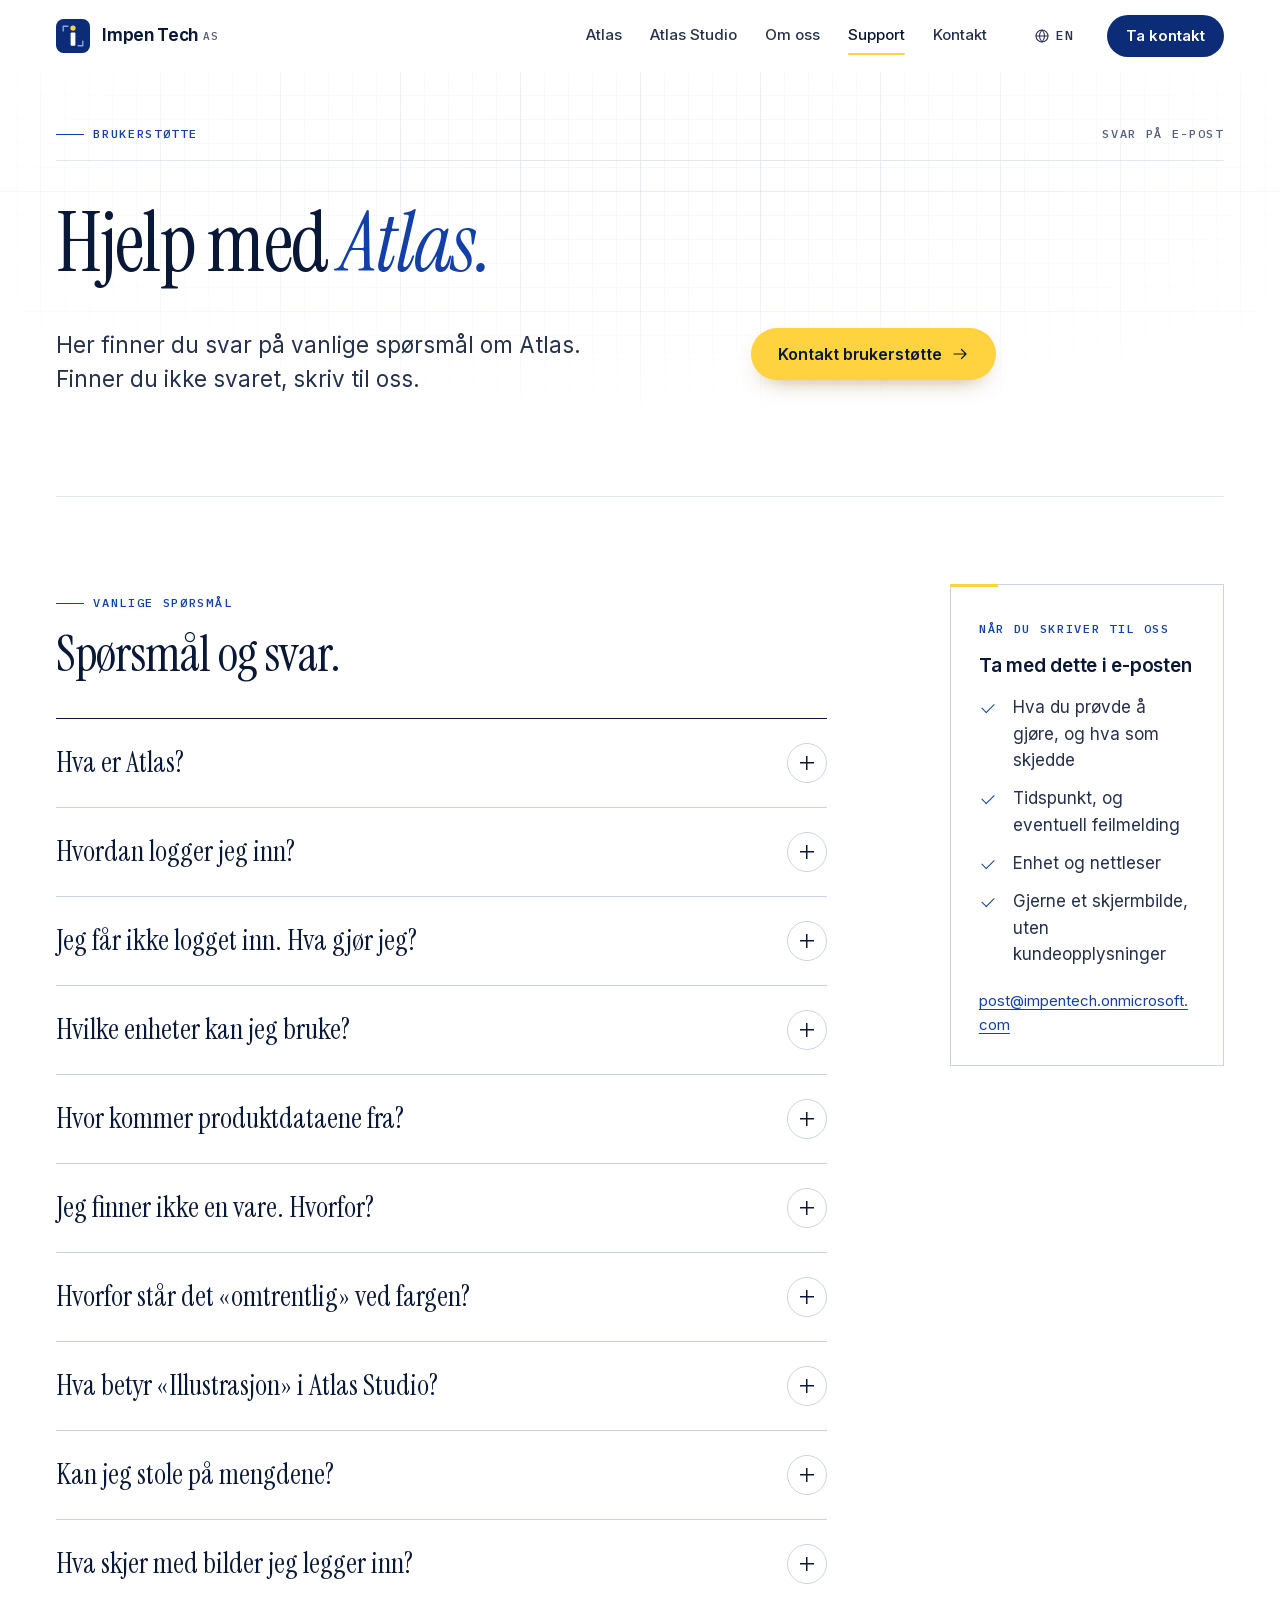
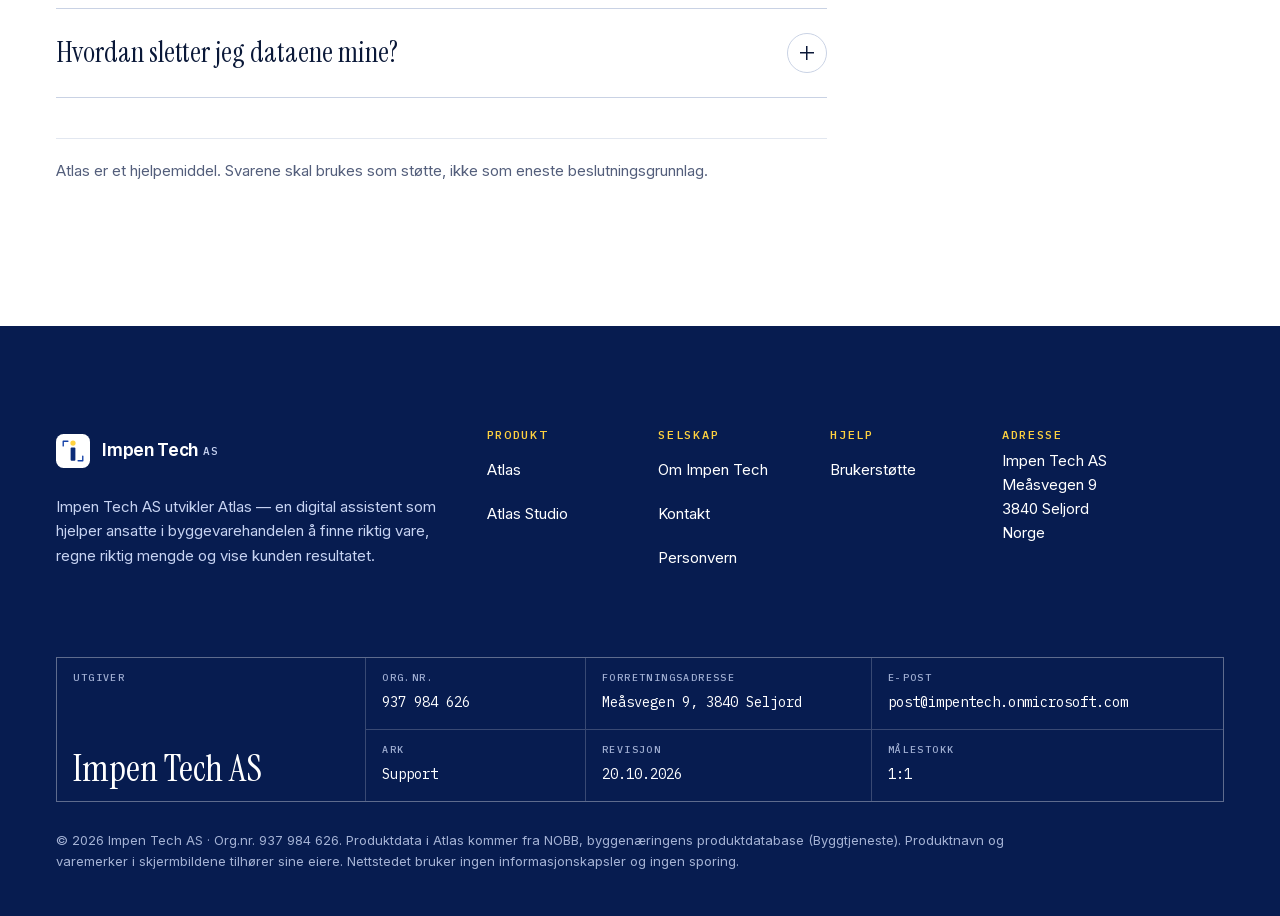
<file: support/index.html>
<!doctype html>
<html lang="nb">
<head>
<meta charset="utf-8">
<meta name="viewport" content="width=device-width, initial-scale=1, viewport-fit=cover">
<title>Brukerstøtte for Atlas | Impen Tech</title>
<meta name="description" content="Brukerstøtte for Atlas fra Impen Tech AS: kontakt, innlogging, enheter, produktdata, farger, mengder og vanlige spørsmål.">
<link rel="canonical" href="https://impentech.no/support/">
<link rel="alternate" hreflang="nb" href="https://impentech.no/support/">
<link rel="alternate" hreflang="en" href="https://impentech.no/en/support/">
<link rel="alternate" hreflang="x-default" href="https://impentech.no/support/">
<meta name="theme-color" content="#0c2c78">
<meta name="color-scheme" content="light">
<meta name="author" content="Impen Tech AS">
<meta name="format-detection" content="telephone=no">
<meta http-equiv="Content-Security-Policy" content="default-src 'self'; script-src 'self' 'sha256-xG0dW0UrB5r6I1DQE99ySOGf3HKf7XOHO17DQP6/F1c='; style-src 'self' 'unsafe-inline'; img-src 'self' data:; font-src 'self'; connect-src 'self'; manifest-src 'self'; base-uri 'self'; form-action 'none'; object-src 'none'">
<meta name="referrer" content="strict-origin-when-cross-origin">
<meta property="og:type" content="website">
<meta property="og:site_name" content="Impen Tech">
<meta property="og:locale" content="nb_NO">
<meta property="og:locale:alternate" content="en_GB">
<meta property="og:title" content="Brukerstøtte for Atlas | Impen Tech">
<meta property="og:description" content="Brukerstøtte for Atlas fra Impen Tech AS: kontakt, innlogging, enheter, produktdata, farger, mengder og vanlige spørsmål.">
<meta property="og:url" content="https://impentech.no/support/">
<meta property="og:image" content="https://impentech.no/assets/img/og-nb.jpg">
<meta property="og:image:type" content="image/jpeg">
<meta property="og:image:width" content="1200">
<meta property="og:image:height" content="630">
<meta property="og:image:alt" content="Impen Tech AS — Atlas, digital assistent for byggevarehandelen. En stue fra Atlas Studio med rommets mål tegnet oppå bildet.">
<meta name="twitter:card" content="summary_large_image">
<meta name="twitter:title" content="Brukerstøtte for Atlas | Impen Tech">
<meta name="twitter:description" content="Brukerstøtte for Atlas fra Impen Tech AS: kontakt, innlogging, enheter, produktdata, farger, mengder og vanlige spørsmål.">
<meta name="twitter:image" content="https://impentech.no/assets/img/og-nb.jpg">
<meta name="twitter:image:alt" content="Impen Tech AS — Atlas, digital assistent for byggevarehandelen. En stue fra Atlas Studio med rommets mål tegnet oppå bildet.">
<link rel="icon" href="/favicon.svg" type="image/svg+xml">
<link rel="icon" href="/favicon.ico" sizes="32x32">
<link rel="manifest" href="/site.webmanifest">
<link rel="preload" href="/assets/fonts/instrument-serif.woff2" as="font" type="font/woff2" crossorigin>
<link rel="preload" href="/assets/fonts/instrument-serif-italic.woff2" as="font" type="font/woff2" crossorigin>
<link rel="preload" href="/assets/fonts/inter-var.woff2" as="font" type="font/woff2" crossorigin>

<link rel="stylesheet" href="/assets/css/site.css?v=m5">
<script>(function(d){d.classList.add("js");var s=0;try{s=sessionStorage.getItem("it-intro")}catch(e){}var m=window.matchMedia&&matchMedia("(prefers-reduced-motion: reduce)").matches;if(s)d.classList.add("intro-seen");else if(!m&&"IntersectionObserver"in window){d.classList.add("intro");setTimeout(function(){if(!d.classList.contains("intro-js"))d.classList.add("intro-done")},3000)}})(document.documentElement)</script>
<script src="/assets/js/site.js?v=m5" defer></script>
<script type="application/ld+json">{"@context": "https://schema.org", "@graph": [{"@type": "Organization", "@id": "https://impentech.no/#org", "name": "Impen Tech AS", "legalName": "Impen Tech AS", "alternateName": "Impen Tech", "url": "https://impentech.no/", "email": "post@impentech.onmicrosoft.com", "logo": {"@type": "ImageObject", "url": "https://impentech.no/assets/img/impen-tech-512.png", "width": 512, "height": 512}, "identifier": {"@type": "PropertyValue", "propertyID": "Organisasjonsnummer (Enhetsregisteret)", "value": "937984626"}, "address": {"@type": "PostalAddress", "streetAddress": "Meåsvegen 9", "postalCode": "3840", "addressLocality": "Seljord", "addressRegion": "Telemark", "addressCountry": "NO"}, "contactPoint": {"@type": "ContactPoint", "contactType": "customer support", "email": "post@impentech.onmicrosoft.com", "availableLanguage": ["nb", "en"]}, "sameAs": ["https://virksomhet.brreg.no/nb/oppslag/enheter/937984626"]}, {"@type": "WebSite", "@id": "https://impentech.no/#site", "url": "https://impentech.no/", "name": "Impen Tech", "publisher": {"@id": "https://impentech.no/#org"}, "inLanguage": ["nb", "en"]}, {"@type": "FAQPage", "@id": "https://impentech.no/support/#page", "url": "https://impentech.no/support/", "name": "Brukerstøtte for Atlas | Impen Tech", "description": "Brukerstøtte for Atlas fra Impen Tech AS: kontakt, innlogging, enheter, produktdata, farger, mengder og vanlige spørsmål.", "inLanguage": "nb", "isPartOf": {"@id": "https://impentech.no/#site"}, "publisher": {"@id": "https://impentech.no/#org"}, "about": {"@id": "https://impentech.no/#org"}, "dateModified": "2026-10-20", "breadcrumb": {"@type": "BreadcrumbList", "itemListElement": [{"@type": "ListItem", "position": 1, "name": "Forside", "item": "https://impentech.no/"}, {"@type": "ListItem", "position": 2, "name": "Support", "item": "https://impentech.no/support/"}]}, "mainEntity": [{"@type": "Question", "name": "Hva er Atlas?", "acceptedAnswer": {"@type": "Answer", "text": "Atlas er en nettbasert digital assistent for ansatte i byggevarehandelen. Den svarer på spørsmål om varer og prosjekter, finner varer i katalogen, viser produktpass og lar deg planlegge rom i Atlas Studio."}}, {"@type": "Question", "name": "Hvordan logger jeg inn?", "acceptedAnswer": {"@type": "Answer", "text": "Du logger inn med Microsoft-kontoen du har fått fra arbeidsgiveren din. Det finnes ingen egen registrering — tilgangen gis gjennom arbeidsgiveren."}}, {"@type": "Question", "name": "Jeg får ikke logget inn. Hva gjør jeg?", "acceptedAnswer": {"@type": "Answer", "text": "Sjekk først at du bruker jobbkontoen og at du er koblet til internett. Hjelper ikke det, kontakt IT-ansvarlig hos arbeidsgiveren din eller send oss en e-post med tidspunkt og eventuell feilmelding."}}, {"@type": "Question", "name": "Hvilke enheter kan jeg bruke?", "acceptedAnswer": {"@type": "Answer", "text": "Atlas virker i oppdaterte versjoner av vanlige nettlesere på PC, nettbrett og mobil. Det er ingenting å installere."}}, {"@type": "Question", "name": "Hvor kommer produktdataene fra?", "acceptedAnswer": {"@type": "Answer", "text": "Varene, målene, pakningene og dokumentene kommer fra NOBB, byggenæringens produktdatabase. Atlas viser hvilken dato katalogdataene er fra."}}, {"@type": "Question", "name": "Jeg finner ikke en vare. Hvorfor?", "acceptedAnswer": {"@type": "Answer", "text": "Prøv å søke på NOBB-nummer, strekkode eller leverandørens artikkelnummer — en eksakt kode gir eksakt vare. Gir koden ikke treff, finnes varen ikke i katalogdataene vi har, eller den kan være utgått. Atlas sier da fra i stedet for å foreslå en annen vare."}}, {"@type": "Question", "name": "Hvorfor står det «omtrentlig» ved fargen?", "acceptedAnswer": {"@type": "Answer", "text": "Atlas viser bare farger som varen selv har oppgitt med en fargekode, som NCS eller RAL, eller en fargekode kunden selv har oppgitt. En skjerm kan ikke gjengi en farge nøyaktig, så fargen merkes alltid som omtrentlig. Bruk en fysisk fargeprøve før du bestemmer deg."}}, {"@type": "Question", "name": "Hva betyr «Illustrasjon» i Atlas Studio?", "acceptedAnswer": {"@type": "Answer", "text": "Når vi ikke har en tro gjengivelse av en vare, viser Studio en nøytral flate eller form med merket «Illustrasjon». Varen er likevel med i materiallisten med riktige data."}}, {"@type": "Question", "name": "Kan jeg stole på mengdene?", "acceptedAnswer": {"@type": "Answer", "text": "Mengdene regnes ut fra målene du oppgir og rundes opp til hele pakninger, og regnestykket vises. Kontroller alltid målene, og la en fagperson bekrefte løsninger som gjelder bæring, våtrom, brann, elektro og andre kritiske forhold."}}, {"@type": "Question", "name": "Hva skjer med bilder jeg legger inn?", "acceptedAnswer": {"@type": "Answer", "text": "Bilder du selv laster opp eller tar i Atlas, brukes til å finne varer og planlegge rom, og slettes etter 90 dager. Les mer i personvernerklæringen."}}, {"@type": "Question", "name": "Hvordan sletter jeg dataene mine?", "acceptedAnswer": {"@type": "Answer", "text": "Send en e-post til post@impentech.onmicrosoft.com fra jobbadressen din, så hjelper vi deg. Les mer i personvernerklæringen."}}]}]}</script>
</head>
<body>
<a class="skip-link" href="#innhold">Hopp til innholdet</a>
<header class="site-header">
  <div class="wrap site-header__in">
    <a class="brand" href="/"><svg class="brand__mark" viewBox="0 0 40 40" aria-hidden="true" focusable="false"><rect width="40" height="40" rx="9" fill="#0c2c78"/><path d="M8.5 14V8.5H14M31.5 26v5.5H26" fill="none" stroke="#8ea6e4" stroke-width="1.6" stroke-linecap="round" stroke-linejoin="round"/><rect x="17.2" y="16" width="5.6" height="15.5" rx="1.2" fill="#ffffff"/><circle cx="20" cy="10.6" r="3.1" fill="#ffd23f"/></svg><span class="brand__name">Impen Tech <small>AS</small></span><span class="sr-only"> – til forsiden</span></a>
    <nav class="nav" aria-label="Hovedmeny"><a href="/atlas/">Atlas</a><a href="/studio/">Atlas Studio</a><a href="/om/">Om oss</a><a href="/support/" aria-current="page">Support</a><a href="/kontakt/">Kontakt</a></nav>
    <a class="lang" href="/en/support/" hreflang="en"><svg viewBox="0 0 24 24" fill="none" stroke="currentColor" stroke-width="1.6" stroke-linecap="round" stroke-linejoin="round" aria-hidden="true" focusable="false"><circle cx="12" cy="12" r="9"/><path d="M3 12h18M12 3c2.5 2.6 3.8 5.6 3.8 9s-1.3 6.4-3.8 9c-2.5-2.6-3.8-5.6-3.8-9S9.5 5.6 12 3z"/></svg><span class="lang__code">EN</span><span class="sr-only" lang="en"> (English)</span></a>
    <a class="btn btn--ink btn--sm header-cta" href="/kontakt/">Ta kontakt</a>
    <details class="menu">
      <summary><span class="menu__icon" aria-hidden="true"><i></i><i></i></span><span>Meny</span></summary>
      <nav class="menu__panel" aria-label="Hovedmeny"><a href="/atlas/"><span>Atlas</span><span class="mono">01</span></a><a href="/studio/"><span>Atlas Studio</span><span class="mono">02</span></a><a href="/om/"><span>Om oss</span><span class="mono">03</span></a><a href="/support/" aria-current="page"><span>Support</span><span class="mono">04</span></a><a href="/kontakt/"><span>Kontakt</span><span class="mono">05</span></a><hr><a href="/personvern/"><span>Personvern</span><span class="mono">06</span></a><a href="/en/support/" hreflang="en" lang="en"><span>English</span><span class="mono">EN</span></a></nav>
    </details>
  </div>
</header>
<main id="innhold" tabindex="-1">
<section class="hero hero--doc paper-grid" aria-labelledby="hero-h">
  <div class="wrap">
    <div class="hero__meta"><p class="label reveal">Brukerstøtte</p><p class="label label--plain reveal">Svar på e-post</p></div>
    <h1 class="display reveal" id="hero-h">Hjelp med <em>Atlas.</em></h1>
    <div class="hero__grid"><p class="lede reveal reveal-d1">Her finner du svar på vanlige spørsmål om Atlas. Finner du ikke svaret, skriv til oss.</p><div class="hero__side reveal reveal-d2"><div class="actions"><a class="btn btn--primary" href="mailto:post@impentech.onmicrosoft.com?subject=Brukerst%C3%B8tte%20Atlas">Kontakt brukerstøtte<svg viewBox="0 0 24 24" fill="none" stroke="currentColor" stroke-width="1.6" stroke-linecap="round" stroke-linejoin="round" aria-hidden="true" focusable="false"><path d="M4 12h16M14 6l6 6-6 6"/></svg></a></div></div></div>
  </div>
</section><section class="section section--top0">
  <div class="wrap">
    <hr class="rule">
    <div class="support">
      <div class="support__faq">
        <p class="label">Vanlige spørsmål</p>
        <h2 class="title title--s reveal">Spørsmål og svar.</h2>
        <div class="faq"><details><summary>Hva er Atlas?</summary><div class="faq__a"><p>Atlas er en nettbasert digital assistent for ansatte i byggevarehandelen. Den svarer på spørsmål om varer og prosjekter, finner varer i katalogen, viser produktpass og lar deg planlegge rom i Atlas Studio.</p></div></details><details><summary>Hvordan logger jeg inn?</summary><div class="faq__a"><p>Du logger inn med Microsoft-kontoen du har fått fra arbeidsgiveren din. Det finnes ingen egen registrering — tilgangen gis gjennom arbeidsgiveren.</p></div></details><details><summary>Jeg får ikke logget inn. Hva gjør jeg?</summary><div class="faq__a"><p>Sjekk først at du bruker jobbkontoen og at du er koblet til internett. Hjelper ikke det, kontakt IT-ansvarlig hos arbeidsgiveren din eller send oss en e-post med tidspunkt og eventuell feilmelding.</p></div></details><details><summary>Hvilke enheter kan jeg bruke?</summary><div class="faq__a"><p>Atlas virker i oppdaterte versjoner av vanlige nettlesere på PC, nettbrett og mobil. Det er ingenting å installere.</p></div></details><details><summary>Hvor kommer produktdataene fra?</summary><div class="faq__a"><p>Varene, målene, pakningene og dokumentene kommer fra NOBB, byggenæringens produktdatabase. Atlas viser hvilken dato katalogdataene er fra.</p></div></details><details><summary>Jeg finner ikke en vare. Hvorfor?</summary><div class="faq__a"><p>Prøv å søke på NOBB-nummer, strekkode eller leverandørens artikkelnummer — en eksakt kode gir eksakt vare. Gir koden ikke treff, finnes varen ikke i katalogdataene vi har, eller den kan være utgått. Atlas sier da fra i stedet for å foreslå en annen vare.</p></div></details><details><summary>Hvorfor står det «omtrentlig» ved fargen?</summary><div class="faq__a"><p>Atlas viser bare farger som varen selv har oppgitt med en fargekode, som NCS eller RAL, eller en fargekode kunden selv har oppgitt. En skjerm kan ikke gjengi en farge nøyaktig, så fargen merkes alltid som omtrentlig. Bruk en fysisk fargeprøve før du bestemmer deg.</p></div></details><details><summary>Hva betyr «Illustrasjon» i Atlas Studio?</summary><div class="faq__a"><p>Når vi ikke har en tro gjengivelse av en vare, viser Studio en nøytral flate eller form med merket «Illustrasjon». Varen er likevel med i materiallisten med riktige data.</p></div></details><details><summary>Kan jeg stole på mengdene?</summary><div class="faq__a"><p>Mengdene regnes ut fra målene du oppgir og rundes opp til hele pakninger, og regnestykket vises. Kontroller alltid målene, og la en fagperson bekrefte løsninger som gjelder bæring, våtrom, brann, elektro og andre kritiske forhold.</p></div></details><details><summary>Hva skjer med bilder jeg legger inn?</summary><div class="faq__a"><p>Bilder du selv laster opp eller tar i Atlas, brukes til å finne varer og planlegge rom, og slettes etter 90 dager. Les mer i <a href="/personvern/">personvernerklæringen</a>.</p></div></details><details><summary>Hvordan sletter jeg dataene mine?</summary><div class="faq__a"><p>Send en e-post til <a href="mailto:post@impentech.onmicrosoft.com">post@impentech.onmicrosoft.com</a> fra jobbadressen din, så hjelper vi deg. Les mer i <a href="/personvern/">personvernerklæringen</a>.</p></div></details></div>
        <p class="note">Atlas er et hjelpemiddel. Svarene skal brukes som støtte, ikke som eneste beslutningsgrunnlag.</p>
      </div>
      <aside class="summary-box support__aside" aria-labelledby="medta-h">
        <p class="label label--plain">Når du skriver til oss</p>
        <h2 class="h3" id="medta-h">Ta med dette i e-posten</h2>
        <ul class="checks">
          <li>Hva du prøvde å gjøre, og hva som skjedde</li>
          <li>Tidspunkt, og eventuell feilmelding</li>
          <li>Enhet og nettleser</li>
          <li>Gjerne et skjermbilde, uten kundeopplysninger</li>
        </ul>
        <p class="small support__mail"><a href="mailto:post@impentech.onmicrosoft.com">post@impentech.onmicrosoft.com</a></p>
      </aside>
    </div>
  </div>
</section>
</main>
<footer class="site-footer">
  <div class="wrap">
    <div class="foot-top">
      <div class="foot-brand">
        <a class="brand brand--light" href="/"><svg class="brand__mark" viewBox="0 0 40 40" aria-hidden="true" focusable="false"><rect width="40" height="40" rx="9" fill="#ffffff"/><path d="M8.5 14V8.5H14M31.5 26v5.5H26" fill="none" stroke="#1340a8" stroke-width="1.6" stroke-linecap="round" stroke-linejoin="round"/><rect x="17.2" y="16" width="5.6" height="15.5" rx="1.2" fill="#0c2c78"/><circle cx="20" cy="10.6" r="3.1" fill="#ffd23f"/></svg><span class="brand__name">Impen Tech <small>AS</small></span></a>
        <p>Impen Tech AS utvikler Atlas — en digital assistent som hjelper ansatte i byggevarehandelen å finne riktig vare, regne riktig mengde og vise kunden resultatet.</p>
      </div>
      <div><h2>Produkt</h2><ul><li><a href="/atlas/">Atlas</a></li><li><a href="/studio/">Atlas Studio</a></li></ul></div>
      <div><h2>Selskap</h2><ul><li><a href="/om/">Om Impen Tech</a></li><li><a href="/kontakt/">Kontakt</a></li><li><a href="/personvern/">Personvern</a></li></ul></div>
      <div><h2>Hjelp</h2><ul><li><a href="/support/">Brukerstøtte</a></li></ul></div>
      <div class="foot-contact"><h2>Adresse</h2><address>Impen Tech AS<br>Meåsvegen 9<br>3840 Seljord<br>Norge</address></div>
    </div>
    <div class="titleblock" role="group" aria-label="Selskapsopplysninger">
      <div class="tb-name"><small>Utgiver</small><strong>Impen Tech AS</strong></div>
      <div class="tb-c"><small>Org.nr.</small><span>937 984 626</span></div>
      <div class="tb-c"><small>Forretningsadresse</small><span>Meåsvegen 9, 3840 Seljord</span></div>
      <div class="tb-c tb-wide"><small>E-post</small><span><a href="mailto:post@impentech.onmicrosoft.com">post@impentech.onmicrosoft.com</a></span></div>
      <div class="tb-c tb-r2"><small>Ark</small><span>Support</span></div>
      <div class="tb-c tb-r2"><small>Revisjon</small><span>20.10.2026</span></div>
      <div class="tb-c tb-r2 tb-wide"><small>Målestokk</small><span>1:1</span></div>
    </div>
    <p class="foot-small">© 2026 Impen Tech AS · Org.nr. 937 984 626. Produktdata i Atlas kommer fra NOBB, byggenæringens produktdatabase (Byggtjeneste). Produktnavn og varemerker i skjermbildene tilhører sine eiere. Nettstedet bruker ingen informasjonskapsler og ingen sporing.</p>
  </div>
</footer>
</body>
</html>
</file>
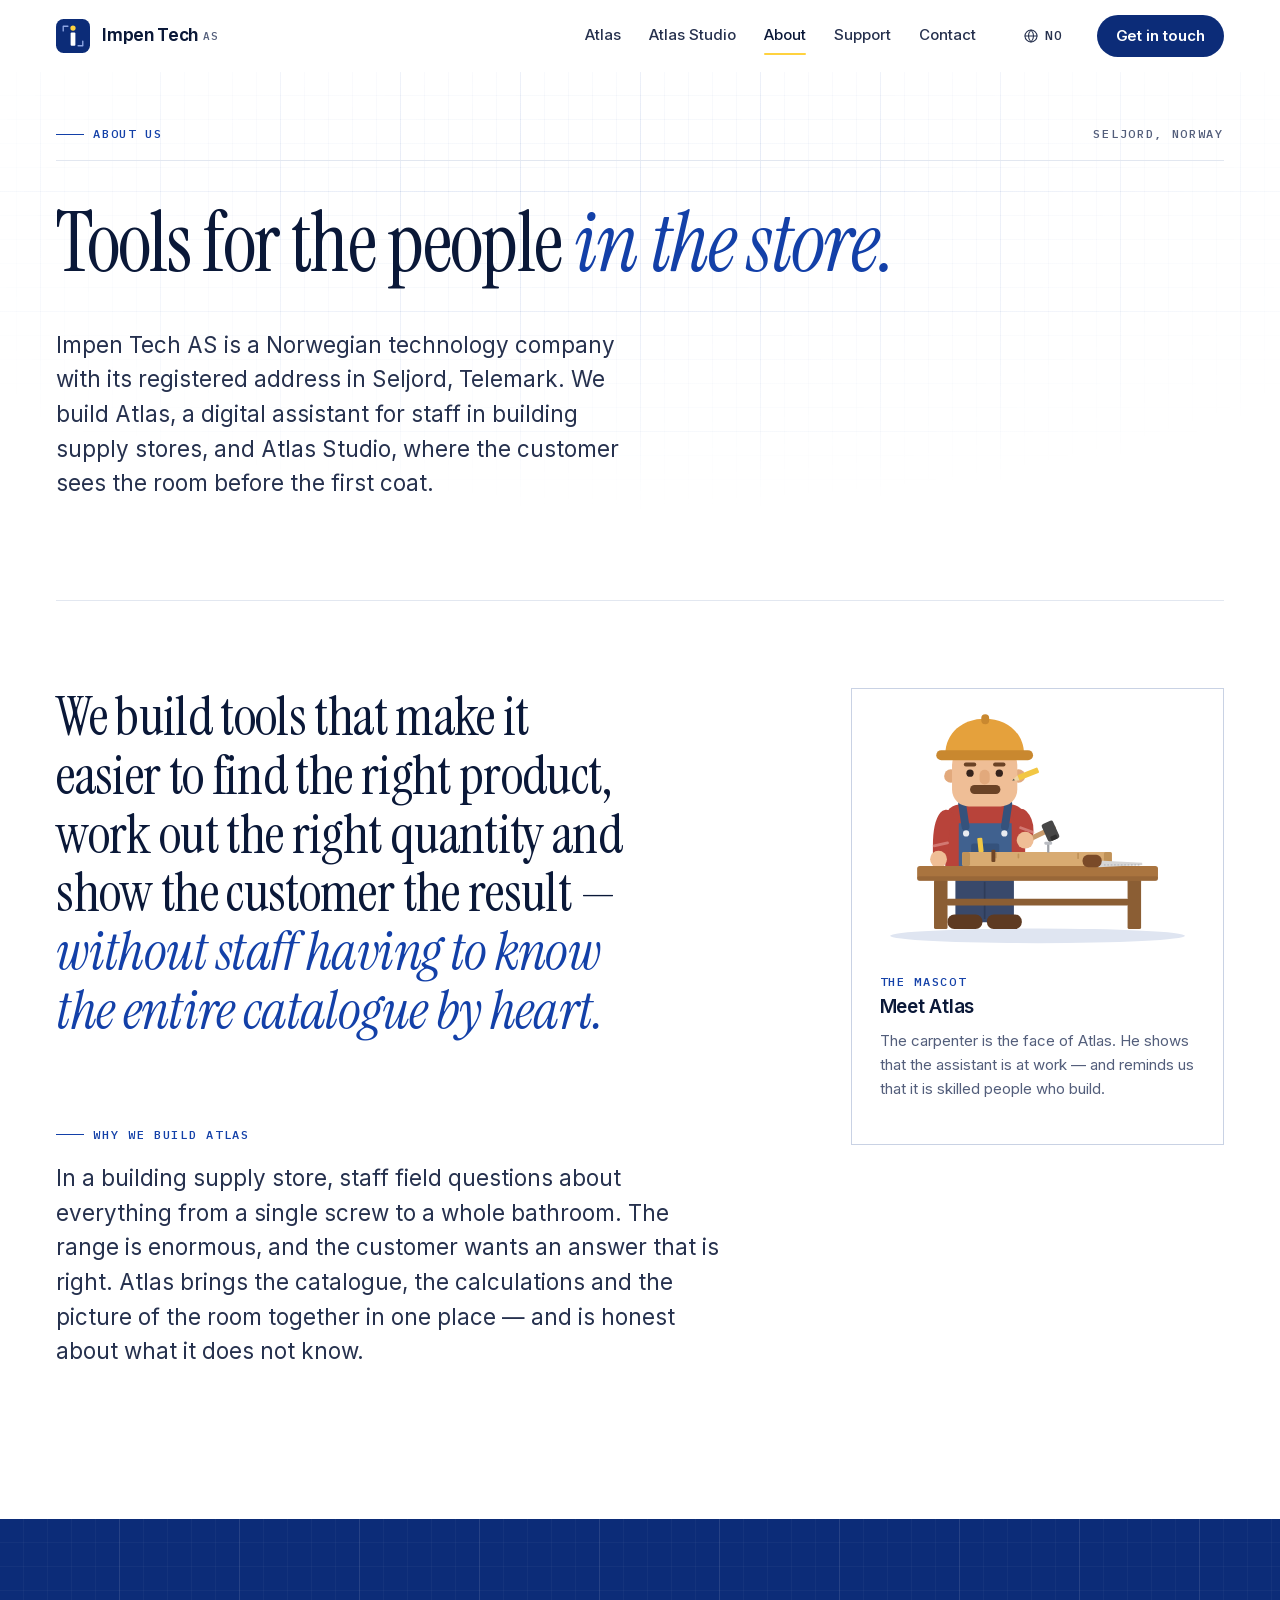
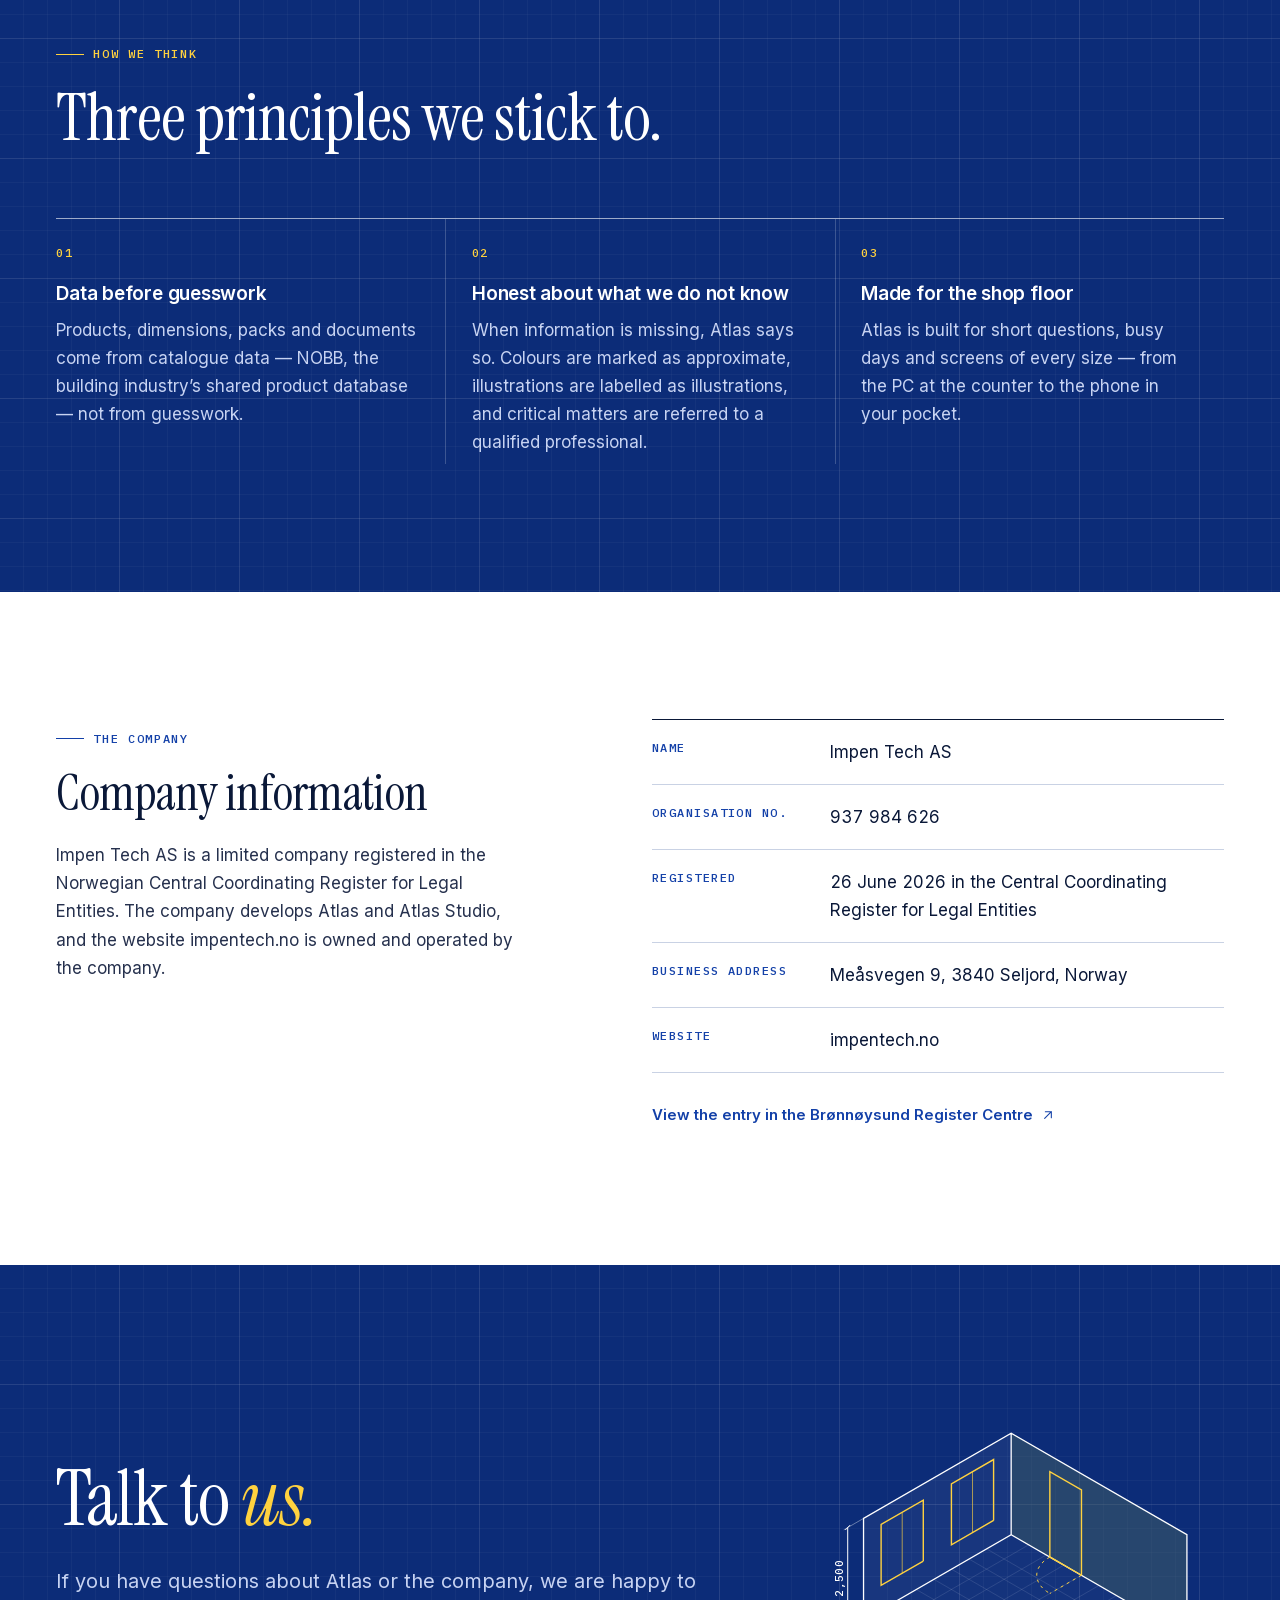
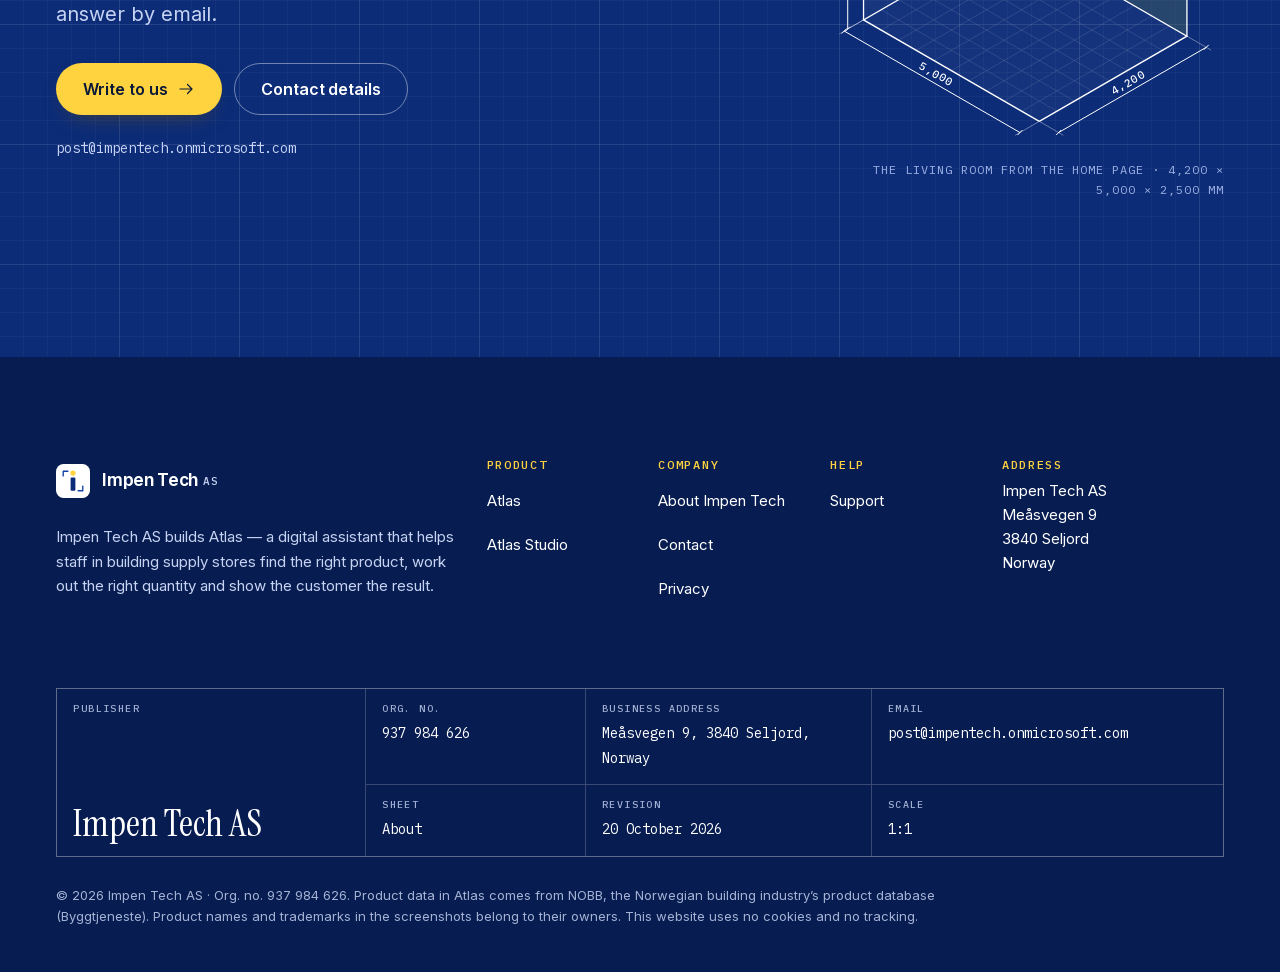
<file: en/about/index.html>
<!doctype html>
<html lang="en">
<head>
<meta charset="utf-8">
<meta name="viewport" content="width=device-width, initial-scale=1, viewport-fit=cover">
<title>About Impen Tech AS | Impen Tech</title>
<meta name="description" content="Impen Tech AS (org. no. 937 984 626) is a Norwegian technology company in Seljord that builds Atlas, a digital assistant for building supply retail.">
<link rel="canonical" href="https://impentech.no/en/about/">
<link rel="alternate" hreflang="nb" href="https://impentech.no/om/">
<link rel="alternate" hreflang="en" href="https://impentech.no/en/about/">
<link rel="alternate" hreflang="x-default" href="https://impentech.no/om/">
<meta name="theme-color" content="#0c2c78">
<meta name="color-scheme" content="light">
<meta name="author" content="Impen Tech AS">
<meta name="format-detection" content="telephone=no">
<meta http-equiv="Content-Security-Policy" content="default-src 'self'; script-src 'self' 'sha256-xG0dW0UrB5r6I1DQE99ySOGf3HKf7XOHO17DQP6/F1c='; style-src 'self' 'unsafe-inline'; img-src 'self' data:; font-src 'self'; connect-src 'self'; manifest-src 'self'; base-uri 'self'; form-action 'none'; object-src 'none'">
<meta name="referrer" content="strict-origin-when-cross-origin">
<meta property="og:type" content="website">
<meta property="og:site_name" content="Impen Tech">
<meta property="og:locale" content="en_GB">
<meta property="og:locale:alternate" content="nb_NO">
<meta property="og:title" content="About Impen Tech AS | Impen Tech">
<meta property="og:description" content="Impen Tech AS (org. no. 937 984 626) is a Norwegian technology company in Seljord that builds Atlas, a digital assistant for building supply retail.">
<meta property="og:url" content="https://impentech.no/en/about/">
<meta property="og:image" content="https://impentech.no/assets/img/og-en.jpg">
<meta property="og:image:type" content="image/jpeg">
<meta property="og:image:width" content="1200">
<meta property="og:image:height" content="630">
<meta property="og:image:alt" content="Impen Tech AS — Atlas, the digital assistant for building supply retail. A living room from Atlas Studio with its dimensions drawn over the image.">
<meta name="twitter:card" content="summary_large_image">
<meta name="twitter:title" content="About Impen Tech AS | Impen Tech">
<meta name="twitter:description" content="Impen Tech AS (org. no. 937 984 626) is a Norwegian technology company in Seljord that builds Atlas, a digital assistant for building supply retail.">
<meta name="twitter:image" content="https://impentech.no/assets/img/og-en.jpg">
<meta name="twitter:image:alt" content="Impen Tech AS — Atlas, the digital assistant for building supply retail. A living room from Atlas Studio with its dimensions drawn over the image.">
<link rel="icon" href="/favicon.svg" type="image/svg+xml">
<link rel="icon" href="/favicon.ico" sizes="32x32">
<link rel="manifest" href="/site.webmanifest">
<link rel="preload" href="/assets/fonts/instrument-serif.woff2" as="font" type="font/woff2" crossorigin>
<link rel="preload" href="/assets/fonts/instrument-serif-italic.woff2" as="font" type="font/woff2" crossorigin>
<link rel="preload" href="/assets/fonts/inter-var.woff2" as="font" type="font/woff2" crossorigin>

<link rel="stylesheet" href="/assets/css/site.css?v=m5">
<script>(function(d){d.classList.add("js");var s=0;try{s=sessionStorage.getItem("it-intro")}catch(e){}var m=window.matchMedia&&matchMedia("(prefers-reduced-motion: reduce)").matches;if(s)d.classList.add("intro-seen");else if(!m&&"IntersectionObserver"in window){d.classList.add("intro");setTimeout(function(){if(!d.classList.contains("intro-js"))d.classList.add("intro-done")},3000)}})(document.documentElement)</script>
<script src="/assets/js/site.js?v=m5" defer></script>
<script type="application/ld+json">{"@context": "https://schema.org", "@graph": [{"@type": "Organization", "@id": "https://impentech.no/#org", "name": "Impen Tech AS", "legalName": "Impen Tech AS", "alternateName": "Impen Tech", "url": "https://impentech.no/", "email": "post@impentech.onmicrosoft.com", "logo": {"@type": "ImageObject", "url": "https://impentech.no/assets/img/impen-tech-512.png", "width": 512, "height": 512}, "identifier": {"@type": "PropertyValue", "propertyID": "Organisasjonsnummer (Enhetsregisteret)", "value": "937984626"}, "address": {"@type": "PostalAddress", "streetAddress": "Meåsvegen 9", "postalCode": "3840", "addressLocality": "Seljord", "addressRegion": "Telemark", "addressCountry": "NO"}, "contactPoint": {"@type": "ContactPoint", "contactType": "customer support", "email": "post@impentech.onmicrosoft.com", "availableLanguage": ["nb", "en"]}, "sameAs": ["https://virksomhet.brreg.no/nb/oppslag/enheter/937984626"]}, {"@type": "WebSite", "@id": "https://impentech.no/#site", "url": "https://impentech.no/", "name": "Impen Tech", "publisher": {"@id": "https://impentech.no/#org"}, "inLanguage": ["nb", "en"]}, {"@type": "AboutPage", "@id": "https://impentech.no/en/about/#page", "url": "https://impentech.no/en/about/", "name": "About Impen Tech AS | Impen Tech", "description": "Impen Tech AS (org. no. 937 984 626) is a Norwegian technology company in Seljord that builds Atlas, a digital assistant for building supply retail.", "inLanguage": "en", "isPartOf": {"@id": "https://impentech.no/#site"}, "publisher": {"@id": "https://impentech.no/#org"}, "about": {"@id": "https://impentech.no/#org"}, "dateModified": "2026-10-20", "breadcrumb": {"@type": "BreadcrumbList", "itemListElement": [{"@type": "ListItem", "position": 1, "name": "Home", "item": "https://impentech.no/en/"}, {"@type": "ListItem", "position": 2, "name": "About", "item": "https://impentech.no/en/about/"}]}}]}</script>
</head>
<body>
<a class="skip-link" href="#innhold">Skip to content</a>
<header class="site-header">
  <div class="wrap site-header__in">
    <a class="brand" href="/en/"><svg class="brand__mark" viewBox="0 0 40 40" aria-hidden="true" focusable="false"><rect width="40" height="40" rx="9" fill="#0c2c78"/><path d="M8.5 14V8.5H14M31.5 26v5.5H26" fill="none" stroke="#8ea6e4" stroke-width="1.6" stroke-linecap="round" stroke-linejoin="round"/><rect x="17.2" y="16" width="5.6" height="15.5" rx="1.2" fill="#ffffff"/><circle cx="20" cy="10.6" r="3.1" fill="#ffd23f"/></svg><span class="brand__name">Impen Tech <small>AS</small></span><span class="sr-only"> – home</span></a>
    <nav class="nav" aria-label="Main menu"><a href="/en/atlas/">Atlas</a><a href="/en/studio/">Atlas Studio</a><a href="/en/about/" aria-current="page">About</a><a href="/en/support/">Support</a><a href="/en/contact/">Contact</a></nav>
    <a class="lang" href="/om/" hreflang="nb"><svg viewBox="0 0 24 24" fill="none" stroke="currentColor" stroke-width="1.6" stroke-linecap="round" stroke-linejoin="round" aria-hidden="true" focusable="false"><circle cx="12" cy="12" r="9"/><path d="M3 12h18M12 3c2.5 2.6 3.8 5.6 3.8 9s-1.3 6.4-3.8 9c-2.5-2.6-3.8-5.6-3.8-9S9.5 5.6 12 3z"/></svg><span class="lang__code">NO</span><span class="sr-only" lang="nb"> (norsk)</span></a>
    <a class="btn btn--ink btn--sm header-cta" href="/en/contact/">Get in touch</a>
    <details class="menu">
      <summary><span class="menu__icon" aria-hidden="true"><i></i><i></i></span><span>Menu</span></summary>
      <nav class="menu__panel" aria-label="Main menu"><a href="/en/atlas/"><span>Atlas</span><span class="mono">01</span></a><a href="/en/studio/"><span>Atlas Studio</span><span class="mono">02</span></a><a href="/en/about/" aria-current="page"><span>About</span><span class="mono">03</span></a><a href="/en/support/"><span>Support</span><span class="mono">04</span></a><a href="/en/contact/"><span>Contact</span><span class="mono">05</span></a><hr><a href="/en/privacy/"><span>Privacy</span><span class="mono">06</span></a><a href="/om/" hreflang="nb" lang="nb"><span>Norsk</span><span class="mono">NO</span></a></nav>
    </details>
  </div>
</header>
<main id="innhold" tabindex="-1">
<section class="hero hero--doc paper-grid" aria-labelledby="hero-h">
  <div class="wrap">
    <div class="hero__meta"><p class="label reveal">About us</p><p class="label label--plain reveal">Seljord, Norway</p></div>
    <h1 class="display reveal" id="hero-h">Tools for the people <em>in the store.</em></h1>
    <div class="hero__grid"><p class="lede reveal reveal-d1">Impen Tech AS is a Norwegian technology company with its registered address in Seljord, Telemark. We build Atlas, a digital assistant for staff in building supply stores, and Atlas Studio, where the customer sees the room before the first coat.</p></div>
  </div>
</section><section class="section section--top0" aria-label="Why we build Atlas">
  <div class="wrap">
    <hr class="rule">
    <div class="about">
      <div class="about__main">
        <p class="statement reveal">We build tools that make it easier to find the right product, work out the right quantity and show the customer the result — <em>without staff having to know the entire catalogue by heart.</em></p>
        <div class="about__why reveal">
          <p class="label">Why we build Atlas</p>
          <p class="lede">In a building supply store, staff field questions about everything from a single screw to a whole bathroom. The range is enormous, and the customer wants an answer that is right. Atlas brings the catalogue, the calculations and the picture of the room together in one place — and is honest about what it does not know.</p>
        </div>
      </div>
      <figure class="mascot-card reveal reveal-d1">
        <svg class="mascot" viewBox="0 0 560 415" role="img" aria-labelledby="mascot-t"><title id="mascot-t">The Atlas mascot: a carpenter with a hard hat, a moustache and a pencil behind his ear, hammering a plank at his workbench.</title>
<ellipse cx="280" cy="396" rx="262" ry="13" fill="#dfe5f1"/>
<rect x="134" y="292" width="104" height="80" rx="6" fill="#39496B"/><path d="M186 300v66" stroke="#2E3C59" stroke-width="3"/>
<rect x="120" y="358" width="62" height="26" rx="12" fill="#5E3A21"/><rect x="190" y="358" width="62" height="26" rx="12" fill="#5E3A21"/>
<path d="M116 190c0-18 12-28 30-28h82c18 0 30 10 30 28v106H116z" fill="#B8433A"/><path d="M140 196h94v100h-94z" fill="#40618F"/>
<path d="M146 162l6 40M228 162l-6 40" stroke="#35527C" stroke-width="14" stroke-linecap="round"/>
<circle cx="153" cy="214" r="5.5" fill="#E9ECF1"/><circle cx="221" cy="214" r="5.5" fill="#E9ECF1"/>
<rect x="162" y="232" width="50" height="34" rx="4" fill="#35527C"/><rect x="174" y="222" width="9" height="26" rx="2" fill="#F2C744" transform="rotate(-6 178 235)"/>
<path d="M118 186c-8 10-10 30-10 50v18" stroke="#B8433A" stroke-width="28" stroke-linecap="round" fill="none"/>
<path d="M96 236l24 -5" stroke="#E9A6A0" stroke-width="5" stroke-linecap="round" opacity=".55"/><circle cx="104" cy="260" r="15" fill="#EFBE96"/>
<g class="mascot__arm"><path d="M250 184c8 8 10 20 8 34" stroke="#B8433A" stroke-width="28" stroke-linecap="round" fill="none"/>
<path d="M250 204l22 8" stroke="#E9A6A0" stroke-width="5" stroke-linecap="round" opacity=".55"/><path d="M262 226l46 -22" stroke="#C89B6C" stroke-width="9" stroke-linecap="round"/>
<rect x="292" y="193" width="22" height="34" rx="4" fill="#474747" transform="rotate(-24 303 210)"/><rect x="298" y="219" width="12" height="8" rx="2" fill="#2F2F2F" transform="rotate(-24 303 210)"/>
<circle cx="258" cy="226" r="15" fill="#EFBE96"/></g>
<rect x="96" y="296" width="24" height="88" rx="3" fill="#8B5E34"/><rect x="440" y="296" width="24" height="88" rx="3" fill="#8B5E34"/>
<rect x="118" y="330" width="324" height="12" rx="3" fill="#8B5E34"/><rect x="66" y="272" width="428" height="26" rx="5" fill="#A9743F"/>
<rect x="66" y="290" width="428" height="8" rx="3" fill="#8B5E34" opacity=".55"/><rect x="146" y="247" width="266" height="25" rx="3" fill="#D8AB72"/>
<rect x="146" y="247" width="14" height="25" rx="3" fill="#C09258"/><rect x="398" y="247" width="14" height="25" rx="3" fill="#C09258"/>
<path d="M206 249v8M246 251v6M352 250v8" stroke="#C09258" stroke-width="3" stroke-linecap="round"/><rect x="198" y="243" width="7" height="22" rx="2" fill="#6E4526"/>
<rect x="297" y="232" width="4" height="16" fill="#9DA0A6"/><rect x="292" y="229" width="14" height="5" rx="2" fill="#B9BCC2"/>
<path d="M388 262l78 4 0 4-78 4z" fill="#D6D6D6"/><path d="M398 270h64" stroke="#B5B8BE" stroke-width="2" stroke-dasharray="3 3"/>
<rect x="360" y="252" width="34" height="22" rx="10" fill="#7A4A28"/>
<circle cx="126" cy="112" r="12" fill="#E2A97C"/><circle cx="246" cy="112" r="12" fill="#E2A97C"/>
<rect x="128" y="62" width="116" height="104" rx="30" fill="#EFBE96"/>
<rect x="149" y="88" width="22" height="7" rx="3.5" fill="#6B4326"/><rect x="201" y="88" width="22" height="7" rx="3.5" fill="#6B4326"/>
<circle cx="160" cy="107" r="6.5" fill="#35231C"/><circle cx="212" cy="107" r="6.5" fill="#35231C"/>
<rect x="177" y="101" width="18" height="26" rx="9" fill="#E2A97C"/><rect x="160" y="128" width="54" height="16" rx="8" fill="#6B4326"/>
<g transform="rotate(-22 252 114)"><rect x="246" y="108" width="38" height="10" rx="2" fill="#F2C744"/><path d="M246 108l-12 5 12 5z" fill="#EFD7A6"/><path d="M238 111.4l-4 1.6 4 1.6z" fill="#3B3B3B"/></g>
<path d="M116 74c0-40 32-64 70-64s70 24 70 64z" fill="#E5A13C"/><rect x="180" y="2" width="14" height="18" rx="7" fill="#C9882F"/>
<rect x="100" y="66" width="172" height="18" rx="9" fill="#C9882F"/>
</svg>
        <figcaption><p class="label label--plain">The mascot</p><h2 class="h3">Meet Atlas</h2><p class="small muted">The carpenter is the face of Atlas. He shows that the assistant is at work — and reminds us that it is skilled people who build.</p></figcaption>
      </figure>
    </div>
  </div>
</section>
<section class="band section" aria-labelledby="tenk-h">
  <div class="wrap">
    <div class="sec-head">
      <p class="label">How we think</p>
      <h2 class="title reveal" id="tenk-h">Three principles we stick to.</h2>
    </div>
    <ul class="cols">
      <li class="reveal"><span class="n">01</span><h3 class="h3">Data before guesswork</h3><p>Products, dimensions, packs and documents come from catalogue data — NOBB, the building industry’s shared product database — not from guesswork.</p></li>
      <li class="reveal reveal-d1"><span class="n">02</span><h3 class="h3">Honest about what we do not know</h3><p>When information is missing, Atlas says so. Colours are marked as approximate, illustrations are labelled as illustrations, and critical matters are referred to a qualified professional.</p></li>
      <li class="reveal reveal-d2"><span class="n">03</span><h3 class="h3">Made for the shop floor</h3><p>Atlas is built for short questions, busy days and screens of every size — from the PC at the counter to the phone in your pocket.</p></li>
    </ul>
  </div>
</section>
<section class="section" aria-labelledby="selskap-h">
  <div class="wrap company">
    <div class="company__text">
      <p class="label">The company</p>
      <h2 class="title title--s reveal" id="selskap-h">Company information</h2>
      <p class="reveal">Impen Tech AS is a limited company registered in the Norwegian Central Coordinating Register for Legal Entities. The company develops Atlas and Atlas Studio, and the website impentech.no is owned and operated by the company.</p>
    </div>
    <div class="company__facts reveal reveal-d1"><dl class="specs">
  <div><dt>Name</dt><dd>Impen Tech AS</dd></div>
  <div><dt>Organisation no.</dt><dd class="tnum">937 984 626</dd></div>
  <div><dt>Registered</dt><dd>26 June 2026 in the Central Coordinating Register for Legal Entities</dd></div>
  <div><dt>Business address</dt><dd>Meåsvegen 9, 3840 Seljord, Norway</dd></div>
  <div><dt>Website</dt><dd>impentech.no</dd></div>
</dl>
<p class="specs__more"><a class="arrow-link" href="https://virksomhet.brreg.no/nb/oppslag/enheter/937984626" rel="noopener"><span>View the entry in the Brønnøysund Register Centre</span><svg viewBox="0 0 24 24" fill="none" stroke="currentColor" stroke-width="1.6" stroke-linecap="round" stroke-linejoin="round" aria-hidden="true" focusable="false"><path d="M7 17L17 7M8 7h9v9"/></svg></a></p></div>
  </div>
</section><section class="band cta" aria-labelledby="cta-h">
  <div class="wrap cta__in">
    <div class="cta__main">
      <h2 class="title reveal" id="cta-h">Talk to <em>us.</em></h2>
      <p class="cta__text reveal reveal-d1">If you have questions about Atlas or the company, we are happy to answer by email.</p>
      <div class="actions reveal reveal-d2"><a class="btn btn--primary" href="mailto:post@impentech.onmicrosoft.com">Write to us<svg viewBox="0 0 24 24" fill="none" stroke="currentColor" stroke-width="1.6" stroke-linecap="round" stroke-linejoin="round" aria-hidden="true" focusable="false"><path d="M4 12h16M14 6l6 6-6 6"/></svg></a><a class="btn btn--line" href="/en/contact/">Contact details</a></div>
      <p class="cta__mail mono">post@impentech.onmicrosoft.com</p>
    </div>
    <figure class="cta__art"><svg class="axo axo--cta draw" viewBox="-523 -740 977 820" aria-hidden="true" focusable="false"><path class="axo__grid" d="M43.3 -25.0L-389.7 -275.0M86.6 -50.0L-346.4 -300.0M129.9 -75.0L-303.1 -325.0M173.2 -100.0L-259.8 -350.0M216.5 -125.0L-216.5 -375.0M259.8 -150.0L-173.2 -400.0M303.1 -175.0L-129.9 -425.0M-43.3 -25.0L320.4 -235.0M-86.6 -50.0L277.1 -260.0M-129.9 -75.0L233.8 -285.0M-173.2 -100.0L190.5 -310.0M-216.5 -125.0L147.2 -335.0M-259.8 -150.0L103.9 -360.0M-303.1 -175.0L60.6 -385.0M-346.4 -200.0L17.3 -410.0M-389.7 -225.0L-26.0 -435.0"/><path class="axo__floor" d="M0.0 -0.0L363.7 -210.0L-69.3 -460.0L-433.0 -250.0Z"/><path class="axo__wall" d="M-433.0 -250.0L-69.3 -460.0L-69.3 -710.0L-433.0 -500.0Z"/><path class="axo__wall axo__wall--accent" d="M363.7 -210.0L-69.3 -460.0L-69.3 -710.0L363.7 -460.0Z"/><path class="d axo__edge" pathLength="1" d="M0.0 -0.0L363.7 -210.0L-69.3 -460.0L-433.0 -250.0L0.0 -0.0"/><path class="d axo__edge" pathLength="1" d="M-433.0 -250.0L-433.0 -500.0L-69.3 -710.0L363.7 -460.0L363.7 -210.0M-69.3 -460.0L-69.3 -710.0"/><path class="d axo__open" pathLength="1" d="M-112.6 -495.0L-216.5 -435.0L-216.5 -585.0L-112.6 -645.0Z"/><path class="axo__sash" d="M-164.5 -465.0L-164.5 -615.0"/><path class="d axo__open" pathLength="1" d="M-285.8 -395.0L-389.7 -335.0L-389.7 -485.0L-285.8 -545.0Z"/><path class="axo__sash" d="M-337.7 -365.0L-337.7 -515.0"/><path class="d axo__open" pathLength="1" d="M103.9 -360.0L26.0 -405.0L26.0 -615.0L103.9 -570.0Z"/><path class="axo__swing" d="M26.0 -405.0L18.3 -400.0L11.5 -394.7L5.7 -388.9L1.0 -382.8L-2.5 -376.5L-4.9 -370.0L-6.2 -363.3L-6.2 -356.7L-4.9 -350.0L-2.5 -343.5L1.0 -337.2L5.7 -331.1L11.5 -325.3L18.3 -320.0L26.0 -315.0"/><path class="axo__leaf" d="M103.9 -360.0L26.0 -315.0"/><path class="axo__ext" d="M0.0 -0.0L59.5 34.4M363.7 -210.0L423.3 -175.6"/><path class="d axo__dim" pathLength="1" d="M47.6 27.5L411.4 -182.5"/><path class="axo__dim" d="M41.6 33.5L53.6 21.5M405.4 -176.5L417.4 -188.5"/><text class="axo__t" x="229.5" y="-77.5" transform="rotate(-30 229.5 -77.5)" dy="-12" text-anchor="middle">4,200</text><path class="axo__ext" d="M0.0 -0.0L-59.5 34.4M-433.0 -250.0L-492.6 -215.6"/><path class="d axo__dim" pathLength="1" d="M-47.6 27.5L-480.6 -222.5"/><path class="axo__dim" d="M-53.6 33.5L-41.6 21.5M-486.6 -216.5L-474.6 -228.5"/><text class="axo__t" x="-264.1" y="-97.5" transform="rotate(30 -264.1 -97.5)" dy="-12" text-anchor="middle">5,000</text><path class="axo__ext" d="M-433.0 -250.0L-481.7 -221.9M-433.0 -500.0L-481.7 -471.9"/><path class="d axo__dim" pathLength="1" d="M-472.0 -227.5L-472.0 -477.5"/><path class="axo__dim" d="M-478.0 -221.5L-466.0 -233.5M-478.0 -471.5L-466.0 -483.5"/><text class="axo__t" x="-472.0" y="-352.5" transform="rotate(-90 -472.0 -352.5)" dy="-12" text-anchor="middle">2,500</text></svg><figcaption class="mono">The living room from the home page · 4,200 × 5,000 × 2,500 mm</figcaption></figure>
  </div>
</section>
</main>
<footer class="site-footer">
  <div class="wrap">
    <div class="foot-top">
      <div class="foot-brand">
        <a class="brand brand--light" href="/en/"><svg class="brand__mark" viewBox="0 0 40 40" aria-hidden="true" focusable="false"><rect width="40" height="40" rx="9" fill="#ffffff"/><path d="M8.5 14V8.5H14M31.5 26v5.5H26" fill="none" stroke="#1340a8" stroke-width="1.6" stroke-linecap="round" stroke-linejoin="round"/><rect x="17.2" y="16" width="5.6" height="15.5" rx="1.2" fill="#0c2c78"/><circle cx="20" cy="10.6" r="3.1" fill="#ffd23f"/></svg><span class="brand__name">Impen Tech <small>AS</small></span></a>
        <p>Impen Tech AS builds Atlas — a digital assistant that helps staff in building supply stores find the right product, work out the right quantity and show the customer the result.</p>
      </div>
      <div><h2>Product</h2><ul><li><a href="/en/atlas/">Atlas</a></li><li><a href="/en/studio/">Atlas Studio</a></li></ul></div>
      <div><h2>Company</h2><ul><li><a href="/en/about/">About Impen Tech</a></li><li><a href="/en/contact/">Contact</a></li><li><a href="/en/privacy/">Privacy</a></li></ul></div>
      <div><h2>Help</h2><ul><li><a href="/en/support/">Support</a></li></ul></div>
      <div class="foot-contact"><h2>Address</h2><address>Impen Tech AS<br>Meåsvegen 9<br>3840 Seljord<br>Norway</address></div>
    </div>
    <div class="titleblock" role="group" aria-label="Company details">
      <div class="tb-name"><small>Publisher</small><strong>Impen Tech AS</strong></div>
      <div class="tb-c"><small>Org. no.</small><span>937 984 626</span></div>
      <div class="tb-c"><small>Business address</small><span>Meåsvegen 9, 3840 Seljord, Norway</span></div>
      <div class="tb-c tb-wide"><small>Email</small><span><a href="mailto:post@impentech.onmicrosoft.com">post@impentech.onmicrosoft.com</a></span></div>
      <div class="tb-c tb-r2"><small>Sheet</small><span>About</span></div>
      <div class="tb-c tb-r2"><small>Revision</small><span>20 October 2026</span></div>
      <div class="tb-c tb-r2 tb-wide"><small>Scale</small><span>1:1</span></div>
    </div>
    <p class="foot-small">© 2026 Impen Tech AS · Org. no. 937 984 626. Product data in Atlas comes from NOBB, the Norwegian building industry’s product database (Byggtjeneste). Product names and trademarks in the screenshots belong to their owners. This website uses no cookies and no tracking.</p>
  </div>
</footer>
</body>
</html>
</file>
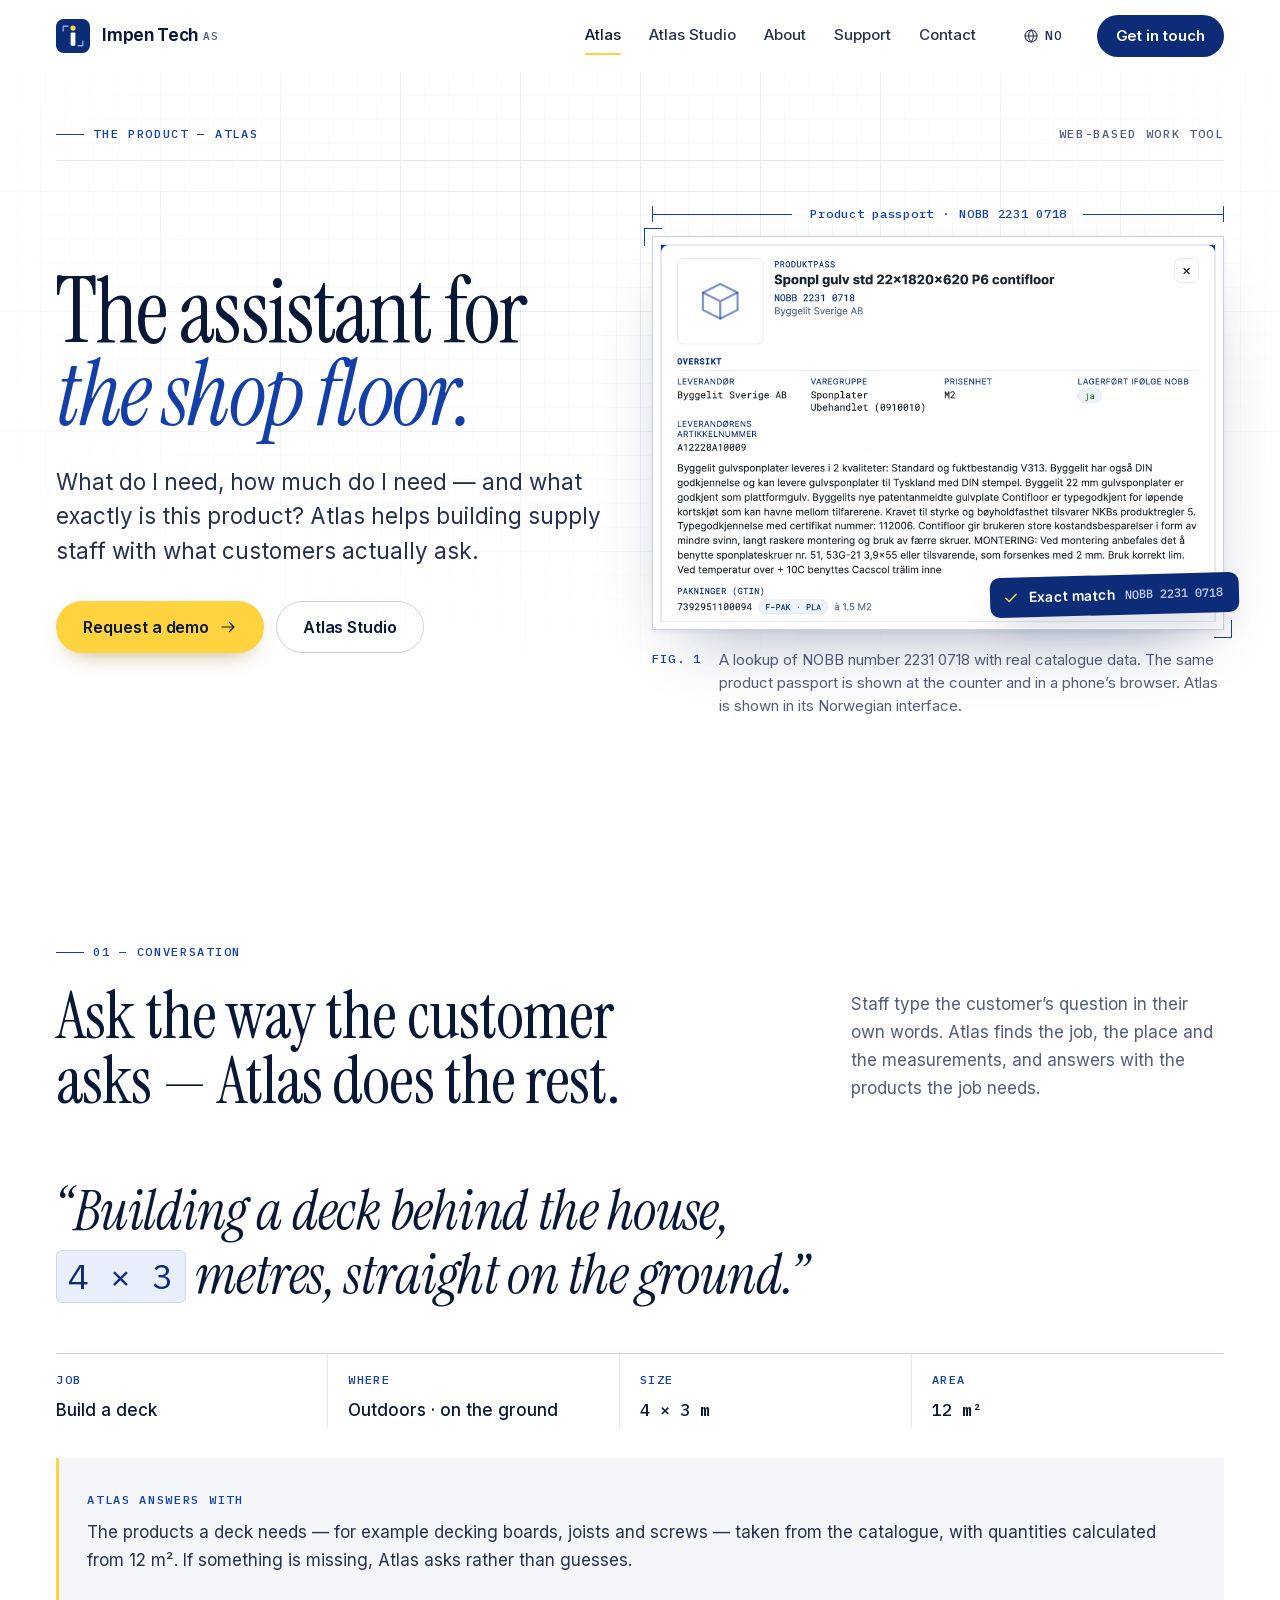
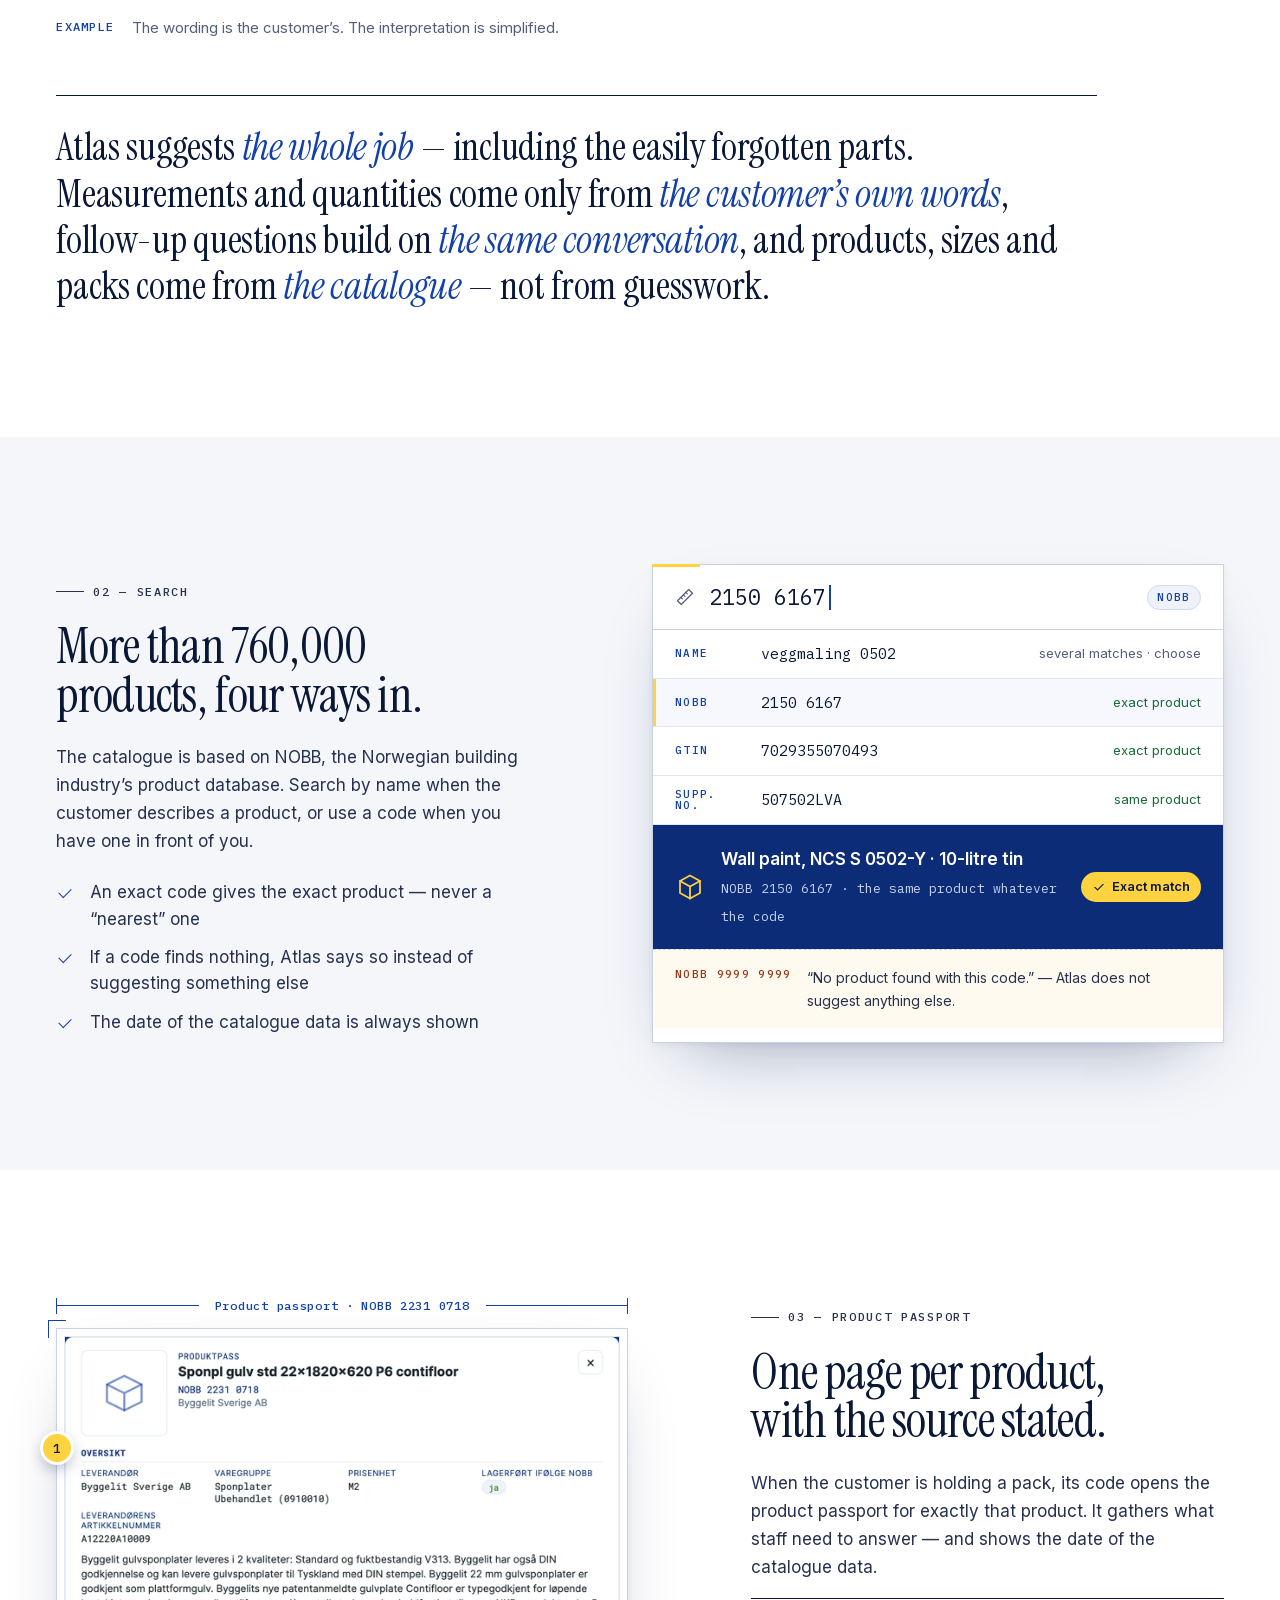
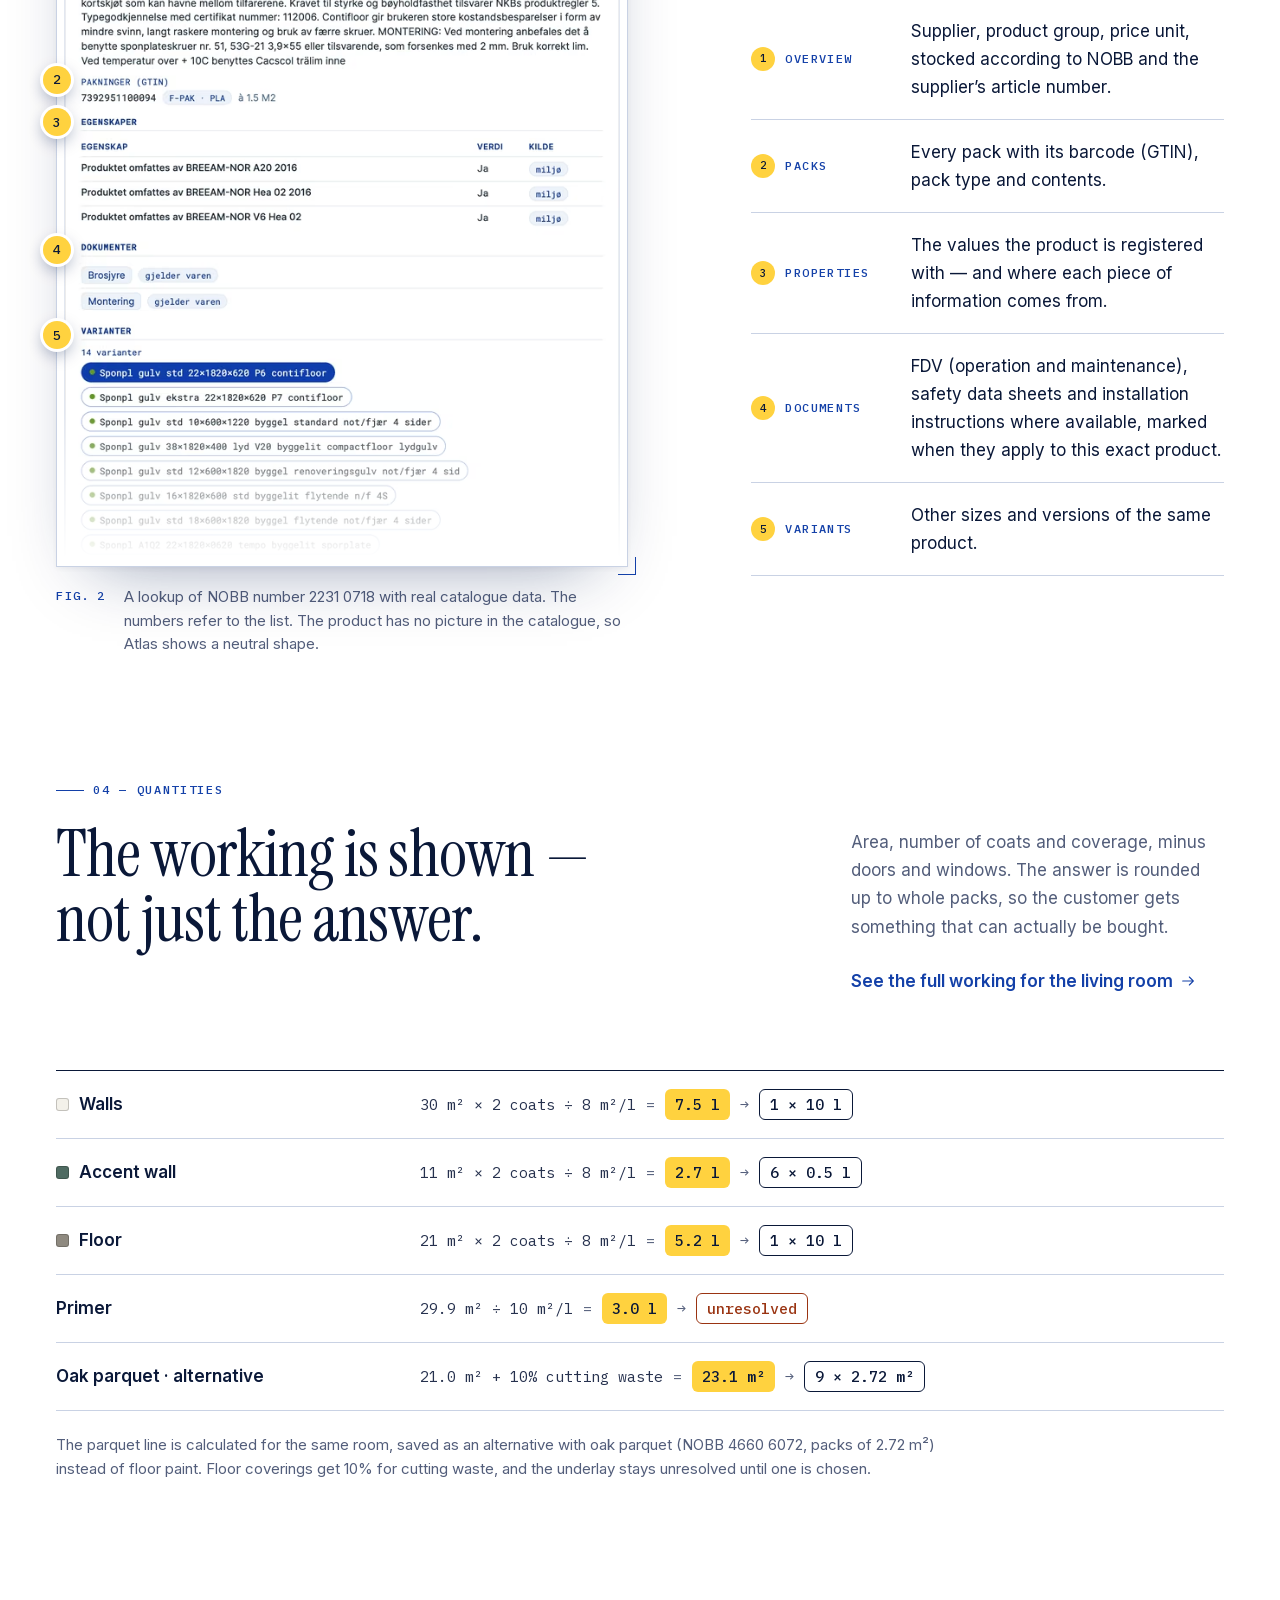
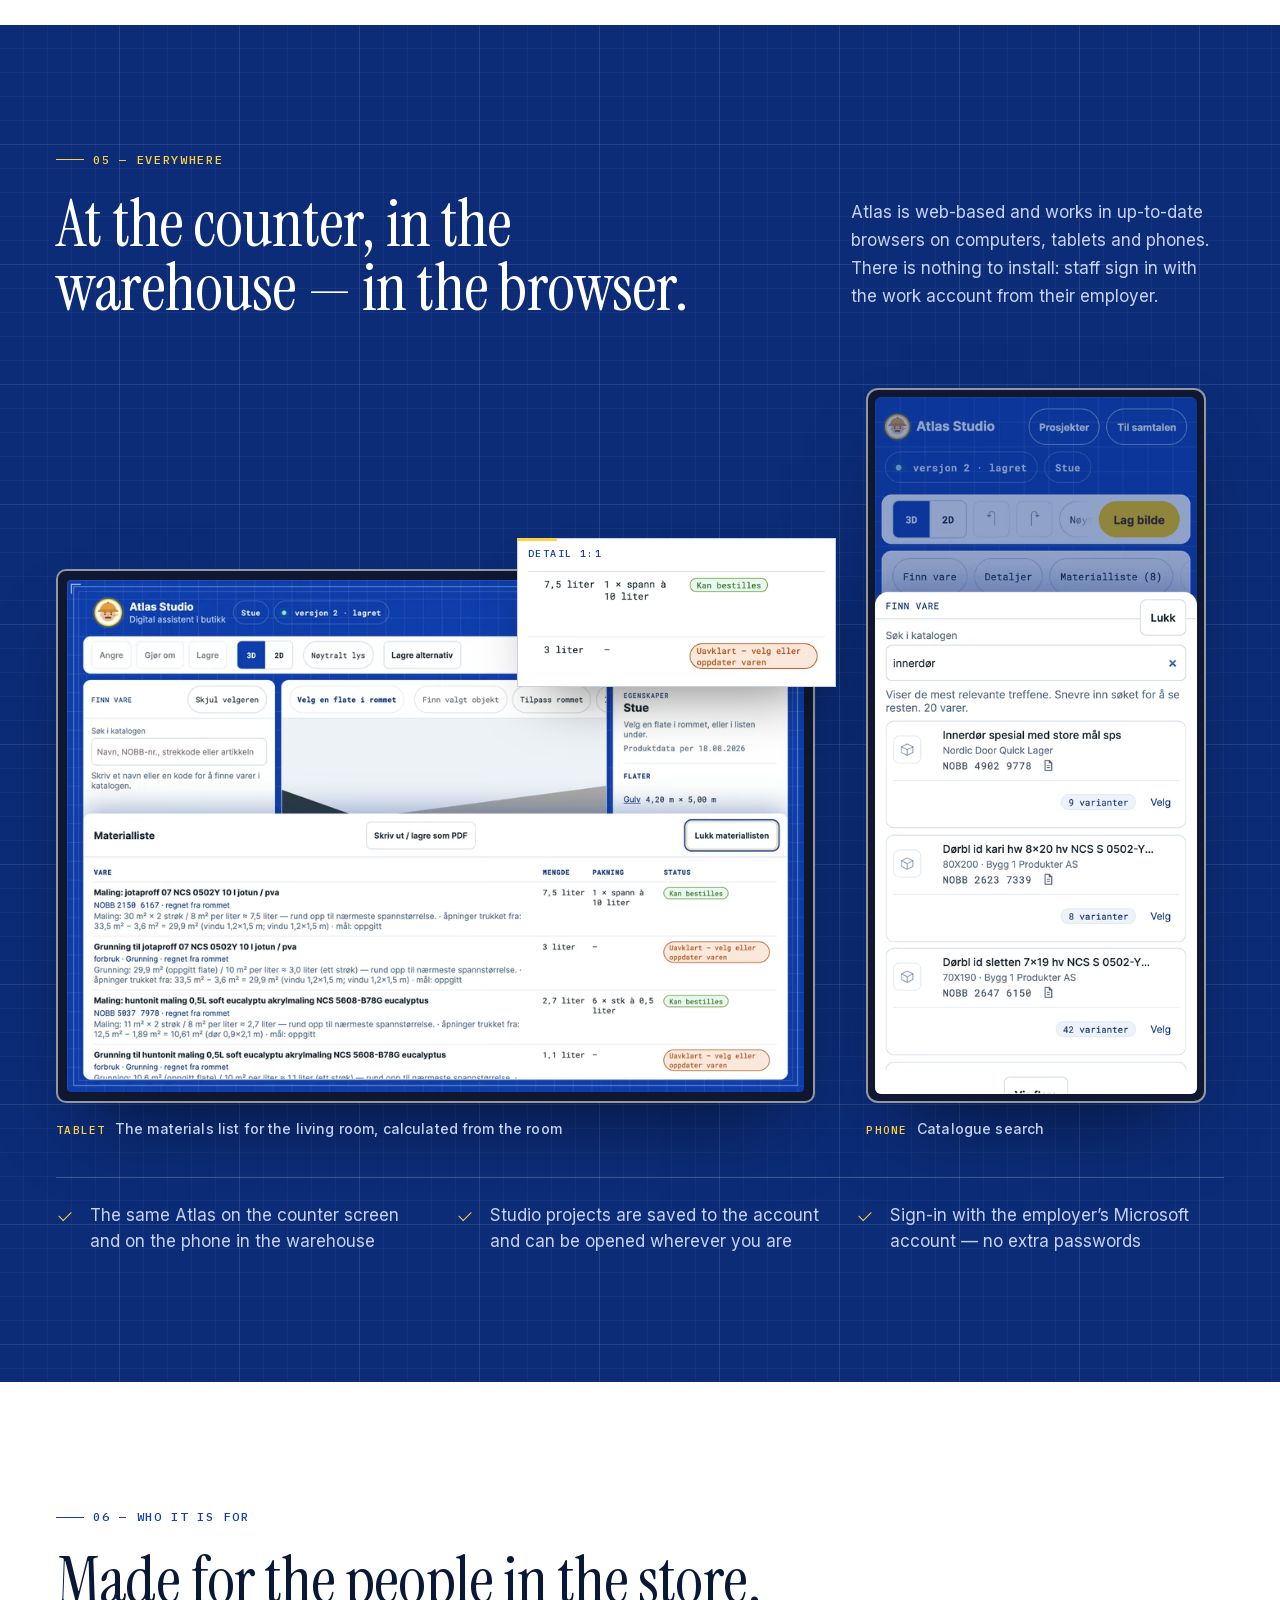
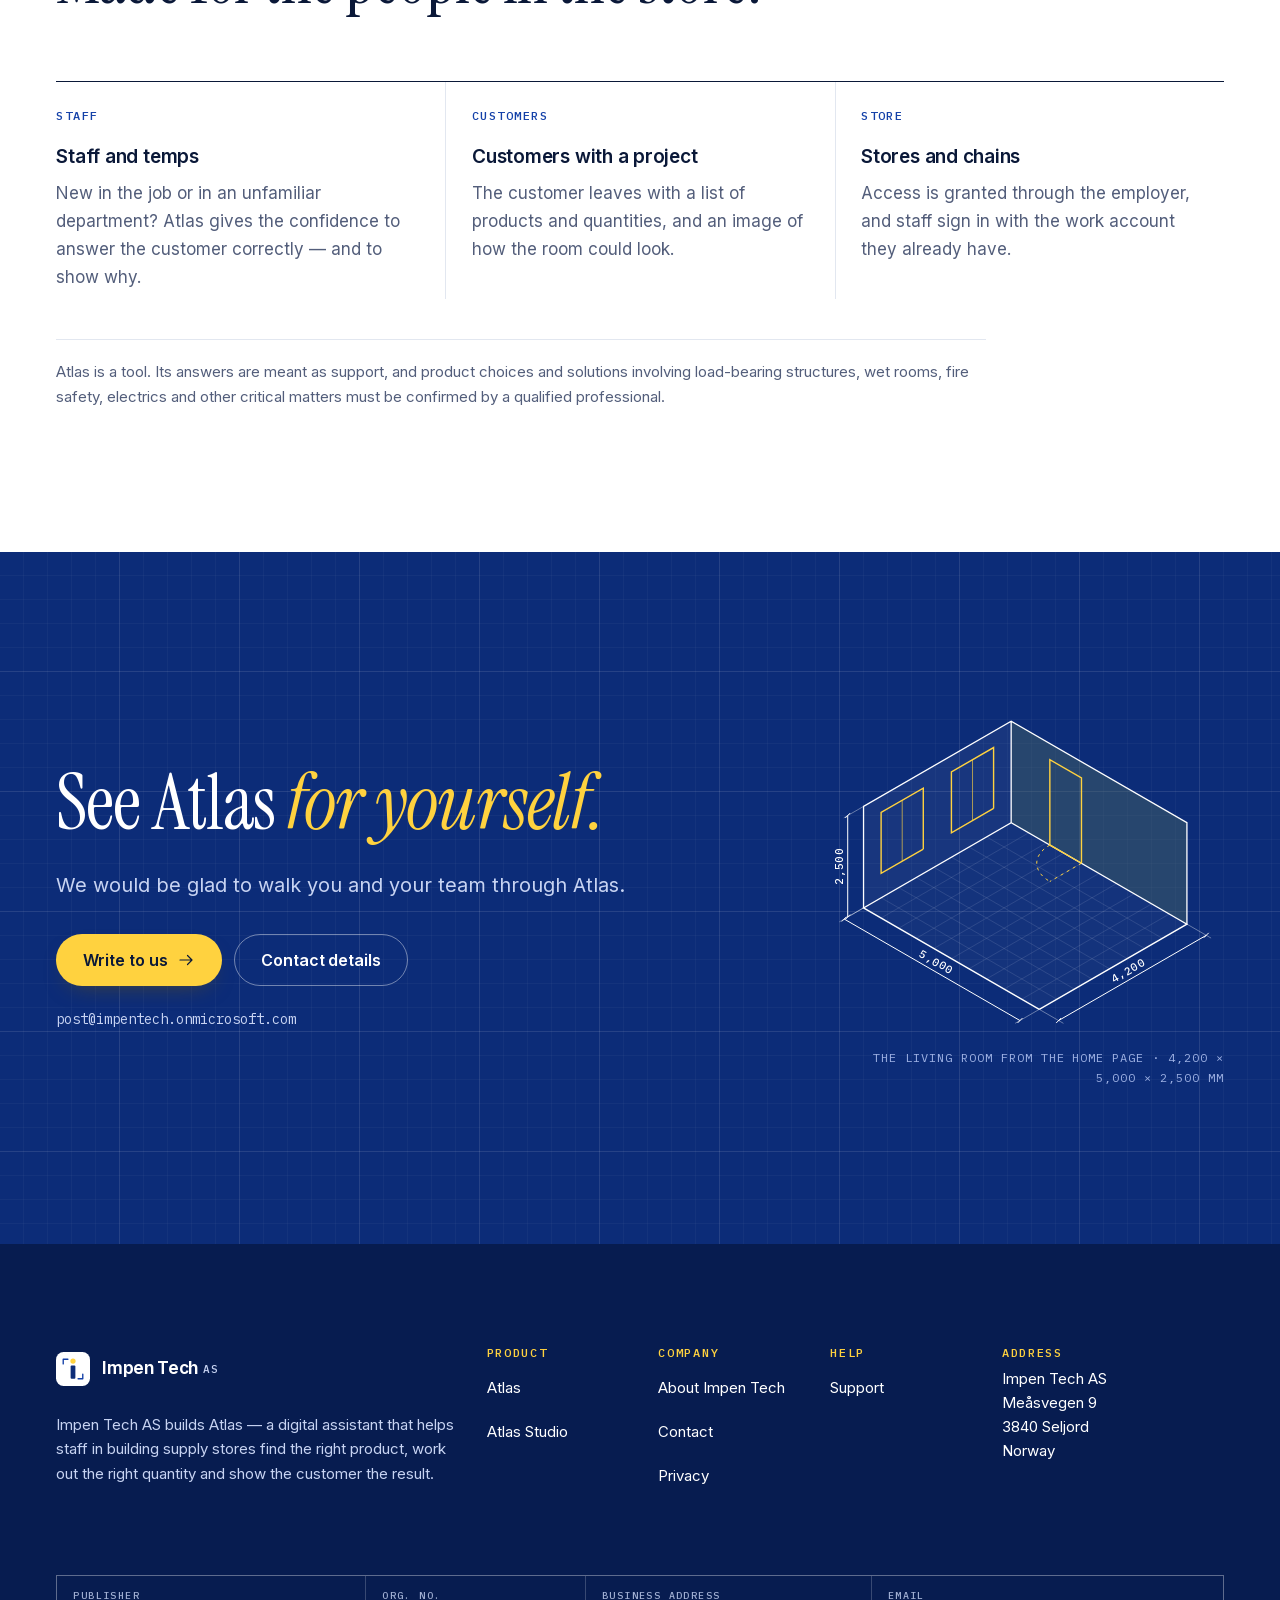
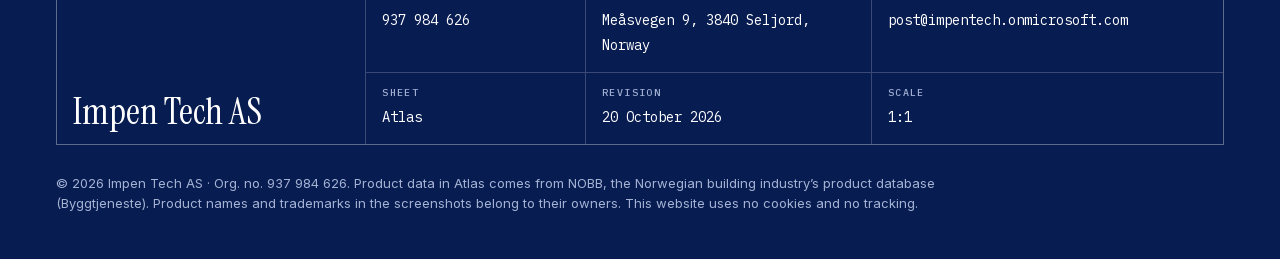
<file: en/atlas/index.html>
<!doctype html>
<html lang="en">
<head>
<meta charset="utf-8">
<meta name="viewport" content="width=device-width, initial-scale=1, viewport-fit=cover">
<title>Atlas — digital assistant for building supply retail | Impen Tech</title>
<meta name="description" content="Atlas understands the customer’s project, finds products among more than 760,000 building products by name, NOBB number, barcode and the supplier’s article number, and shows product passports with documentation.">
<link rel="canonical" href="https://impentech.no/en/atlas/">
<link rel="alternate" hreflang="nb" href="https://impentech.no/atlas/">
<link rel="alternate" hreflang="en" href="https://impentech.no/en/atlas/">
<link rel="alternate" hreflang="x-default" href="https://impentech.no/atlas/">
<meta name="theme-color" content="#0c2c78">
<meta name="color-scheme" content="light">
<meta name="author" content="Impen Tech AS">
<meta name="format-detection" content="telephone=no">
<meta http-equiv="Content-Security-Policy" content="default-src 'self'; script-src 'self' 'sha256-xG0dW0UrB5r6I1DQE99ySOGf3HKf7XOHO17DQP6/F1c='; style-src 'self' 'unsafe-inline'; img-src 'self' data:; font-src 'self'; connect-src 'self'; manifest-src 'self'; base-uri 'self'; form-action 'none'; object-src 'none'">
<meta name="referrer" content="strict-origin-when-cross-origin">
<meta property="og:type" content="website">
<meta property="og:site_name" content="Impen Tech">
<meta property="og:locale" content="en_GB">
<meta property="og:locale:alternate" content="nb_NO">
<meta property="og:title" content="Atlas — digital assistant for building supply retail | Impen Tech">
<meta property="og:description" content="Atlas understands the customer’s project, finds products among more than 760,000 building products by name, NOBB number, barcode and the supplier’s article number, and shows product passports with documentation.">
<meta property="og:url" content="https://impentech.no/en/atlas/">
<meta property="og:image" content="https://impentech.no/assets/img/og-en.jpg">
<meta property="og:image:type" content="image/jpeg">
<meta property="og:image:width" content="1200">
<meta property="og:image:height" content="630">
<meta property="og:image:alt" content="Impen Tech AS — Atlas, the digital assistant for building supply retail. A living room from Atlas Studio with its dimensions drawn over the image.">
<meta name="twitter:card" content="summary_large_image">
<meta name="twitter:title" content="Atlas — digital assistant for building supply retail | Impen Tech">
<meta name="twitter:description" content="Atlas understands the customer’s project, finds products among more than 760,000 building products by name, NOBB number, barcode and the supplier’s article number, and shows product passports with documentation.">
<meta name="twitter:image" content="https://impentech.no/assets/img/og-en.jpg">
<meta name="twitter:image:alt" content="Impen Tech AS — Atlas, the digital assistant for building supply retail. A living room from Atlas Studio with its dimensions drawn over the image.">
<link rel="icon" href="/favicon.svg" type="image/svg+xml">
<link rel="icon" href="/favicon.ico" sizes="32x32">
<link rel="manifest" href="/site.webmanifest">
<link rel="preload" href="/assets/fonts/instrument-serif.woff2" as="font" type="font/woff2" crossorigin>
<link rel="preload" href="/assets/fonts/instrument-serif-italic.woff2" as="font" type="font/woff2" crossorigin>
<link rel="preload" href="/assets/fonts/inter-var.woff2" as="font" type="font/woff2" crossorigin>
<link rel="preload" as="image" type="image/avif" imagesrcset="/assets/img/produktpass-topp-640.avif 640w, /assets/img/produktpass-topp-960.avif 960w, /assets/img/produktpass-topp-1280.avif 1280w, /assets/img/produktpass-topp-1440.avif 1440w" imagesizes="(min-width: 1800px) 800px, (min-width: 1460px) 740px, (min-width: 980px) 52vw, calc(100vw - 2 * clamp(16px, 4.4vw, 72px) - 16px)" media="(min-width: 561px)" fetchpriority="high">
<link rel="preload" as="image" type="image/avif" imagesrcset="/assets/img/enhet-mobil-pass-300.avif 300w, /assets/img/enhet-mobil-pass-450.avif 450w, /assets/img/enhet-mobil-pass-600.avif 600w, /assets/img/enhet-mobil-pass-900.avif 900w, /assets/img/enhet-mobil-pass-1170.avif 1170w" imagesizes="280px" media="(max-width: 560px)" fetchpriority="high">
<link rel="stylesheet" href="/assets/css/site.css?v=m5">
<script>(function(d){d.classList.add("js");var s=0;try{s=sessionStorage.getItem("it-intro")}catch(e){}var m=window.matchMedia&&matchMedia("(prefers-reduced-motion: reduce)").matches;if(s)d.classList.add("intro-seen");else if(!m&&"IntersectionObserver"in window){d.classList.add("intro");setTimeout(function(){if(!d.classList.contains("intro-js"))d.classList.add("intro-done")},3000)}})(document.documentElement)</script>
<script src="/assets/js/site.js?v=m5" defer></script>
<script type="application/ld+json">{"@context": "https://schema.org", "@graph": [{"@type": "Organization", "@id": "https://impentech.no/#org", "name": "Impen Tech AS", "legalName": "Impen Tech AS", "alternateName": "Impen Tech", "url": "https://impentech.no/", "email": "post@impentech.onmicrosoft.com", "logo": {"@type": "ImageObject", "url": "https://impentech.no/assets/img/impen-tech-512.png", "width": 512, "height": 512}, "identifier": {"@type": "PropertyValue", "propertyID": "Organisasjonsnummer (Enhetsregisteret)", "value": "937984626"}, "address": {"@type": "PostalAddress", "streetAddress": "Meåsvegen 9", "postalCode": "3840", "addressLocality": "Seljord", "addressRegion": "Telemark", "addressCountry": "NO"}, "contactPoint": {"@type": "ContactPoint", "contactType": "customer support", "email": "post@impentech.onmicrosoft.com", "availableLanguage": ["nb", "en"]}, "sameAs": ["https://virksomhet.brreg.no/nb/oppslag/enheter/937984626"]}, {"@type": "WebSite", "@id": "https://impentech.no/#site", "url": "https://impentech.no/", "name": "Impen Tech", "publisher": {"@id": "https://impentech.no/#org"}, "inLanguage": ["nb", "en"]}, {"@type": "WebPage", "@id": "https://impentech.no/en/atlas/#page", "url": "https://impentech.no/en/atlas/", "name": "Atlas — digital assistant for building supply retail | Impen Tech", "description": "Atlas understands the customer’s project, finds products among more than 760,000 building products by name, NOBB number, barcode and the supplier’s article number, and shows product passports with documentation.", "inLanguage": "en", "isPartOf": {"@id": "https://impentech.no/#site"}, "publisher": {"@id": "https://impentech.no/#org"}, "about": {"@id": "https://impentech.no/#org"}, "dateModified": "2026-10-20", "breadcrumb": {"@type": "BreadcrumbList", "itemListElement": [{"@type": "ListItem", "position": 1, "name": "Home", "item": "https://impentech.no/en/"}, {"@type": "ListItem", "position": 2, "name": "Atlas", "item": "https://impentech.no/en/atlas/"}]}}, {"@type": "SoftwareApplication", "@id": "https://impentech.no/en/#atlas", "name": "Atlas", "applicationCategory": "BusinessApplication", "operatingSystem": "Web", "browserRequirements": "An up-to-date browser on a computer, tablet or phone", "description": "Digital assistant for staff in building supply retail: a conversation that understands the project, search across more than 760,000 building products, product passports and Atlas Studio.", "url": "https://impentech.no/en/atlas/", "publisher": {"@id": "https://impentech.no/#org"}, "inLanguage": "en"}]}</script>
</head>
<body>
<a class="skip-link" href="#innhold">Skip to content</a>
<header class="site-header">
  <div class="wrap site-header__in">
    <a class="brand" href="/en/"><svg class="brand__mark" viewBox="0 0 40 40" aria-hidden="true" focusable="false"><rect width="40" height="40" rx="9" fill="#0c2c78"/><path d="M8.5 14V8.5H14M31.5 26v5.5H26" fill="none" stroke="#8ea6e4" stroke-width="1.6" stroke-linecap="round" stroke-linejoin="round"/><rect x="17.2" y="16" width="5.6" height="15.5" rx="1.2" fill="#ffffff"/><circle cx="20" cy="10.6" r="3.1" fill="#ffd23f"/></svg><span class="brand__name">Impen Tech <small>AS</small></span><span class="sr-only"> – home</span></a>
    <nav class="nav" aria-label="Main menu"><a href="/en/atlas/" aria-current="page">Atlas</a><a href="/en/studio/">Atlas Studio</a><a href="/en/about/">About</a><a href="/en/support/">Support</a><a href="/en/contact/">Contact</a></nav>
    <a class="lang" href="/atlas/" hreflang="nb"><svg viewBox="0 0 24 24" fill="none" stroke="currentColor" stroke-width="1.6" stroke-linecap="round" stroke-linejoin="round" aria-hidden="true" focusable="false"><circle cx="12" cy="12" r="9"/><path d="M3 12h18M12 3c2.5 2.6 3.8 5.6 3.8 9s-1.3 6.4-3.8 9c-2.5-2.6-3.8-5.6-3.8-9S9.5 5.6 12 3z"/></svg><span class="lang__code">NO</span><span class="sr-only" lang="nb"> (norsk)</span></a>
    <a class="btn btn--ink btn--sm header-cta" href="/en/contact/">Get in touch</a>
    <details class="menu">
      <summary><span class="menu__icon" aria-hidden="true"><i></i><i></i></span><span>Menu</span></summary>
      <nav class="menu__panel" aria-label="Main menu"><a href="/en/atlas/" aria-current="page"><span>Atlas</span><span class="mono">01</span></a><a href="/en/studio/"><span>Atlas Studio</span><span class="mono">02</span></a><a href="/en/about/"><span>About</span><span class="mono">03</span></a><a href="/en/support/"><span>Support</span><span class="mono">04</span></a><a href="/en/contact/"><span>Contact</span><span class="mono">05</span></a><hr><a href="/en/privacy/"><span>Privacy</span><span class="mono">06</span></a><a href="/atlas/" hreflang="nb" lang="nb"><span>Norsk</span><span class="mono">NO</span></a></nav>
    </details>
  </div>
</header>
<main id="innhold" tabindex="-1">
<section class="hero hero--split paper-grid" aria-labelledby="hero-h">
  <div class="wrap">
    <div class="hero__meta"><p class="label reveal">The product — Atlas</p><p class="label label--plain reveal">Web-based work tool</p></div>
    <div class="hero__cols">
      <div class="hero__text">
        <h1 class="display reveal" id="hero-h">The assistant for <em>the shop floor.</em></h1>
        <p class="lede reveal reveal-d1">What do I need, how much do I need — and what exactly is this product? Atlas helps building supply staff with what customers actually ask.</p>
        <div class="actions reveal reveal-d2"><a class="btn btn--primary" href="mailto:post@impentech.onmicrosoft.com?subject=Atlas%20demo">Request a demo<svg viewBox="0 0 24 24" fill="none" stroke="currentColor" stroke-width="1.6" stroke-linecap="round" stroke-linejoin="round" aria-hidden="true" focusable="false"><path d="M4 12h16M14 6l6 6-6 6"/></svg></a><a class="btn btn--line" href="/en/studio/">Atlas Studio</a></div>
      </div>
      <figure class="hero__visual compose reveal reveal-d2">
        <div class="plate plate--shadow compose__desk"><div class="kote" aria-hidden="true"><span><span class="kote__pre">Product passport · </span>NOBB 2231 0718</span></div><div class="plate__frame"><picture><source media="(max-width: 560px)" type="image/avif" srcset="/assets/img/enhet-mobil-pass-300.avif 300w, /assets/img/enhet-mobil-pass-450.avif 450w, /assets/img/enhet-mobil-pass-600.avif 600w, /assets/img/enhet-mobil-pass-900.avif 900w, /assets/img/enhet-mobil-pass-1170.avif 1170w" sizes="280px" width="900" height="1948"><source media="(max-width: 560px)" type="image/webp" srcset="/assets/img/enhet-mobil-pass-300.webp 300w, /assets/img/enhet-mobil-pass-450.webp 450w, /assets/img/enhet-mobil-pass-600.webp 600w, /assets/img/enhet-mobil-pass-900.webp 900w, /assets/img/enhet-mobil-pass-1170.webp 1170w" sizes="280px" width="900" height="1948"><source media="(max-width: 560px)" srcset="/assets/img/enhet-mobil-pass-300.jpg 300w, /assets/img/enhet-mobil-pass-450.jpg 450w, /assets/img/enhet-mobil-pass-600.jpg 600w, /assets/img/enhet-mobil-pass-900.jpg 900w, /assets/img/enhet-mobil-pass-1170.jpg 1170w" sizes="280px" width="900" height="1948"><source type="image/avif" srcset="/assets/img/produktpass-topp-640.avif 640w, /assets/img/produktpass-topp-960.avif 960w, /assets/img/produktpass-topp-1280.avif 1280w, /assets/img/produktpass-topp-1440.avif 1440w" sizes="(min-width: 1800px) 800px, (min-width: 1460px) 740px, (min-width: 980px) 52vw, calc(100vw - 2 * clamp(16px, 4.4vw, 72px) - 16px)"><source type="image/webp" srcset="/assets/img/produktpass-topp-640.webp 640w, /assets/img/produktpass-topp-960.webp 960w, /assets/img/produktpass-topp-1280.webp 1280w, /assets/img/produktpass-topp-1440.webp 1440w" sizes="(min-width: 1800px) 800px, (min-width: 1460px) 740px, (min-width: 980px) 52vw, calc(100vw - 2 * clamp(16px, 4.4vw, 72px) - 16px)"><img src="/assets/img/produktpass-topp-1440.jpg" srcset="/assets/img/produktpass-topp-640.jpg 640w, /assets/img/produktpass-topp-960.jpg 960w, /assets/img/produktpass-topp-1280.jpg 1280w, /assets/img/produktpass-topp-1440.jpg 1440w" sizes="(min-width: 1800px) 800px, (min-width: 1460px) 740px, (min-width: 980px) 52vw, calc(100vw - 2 * clamp(16px, 4.4vw, 72px) - 16px)" width="1440" height="976" alt="The Atlas product passport for a chipboard flooring panel with NOBB number 2231 0718 (interface in Norwegian): supplier, product group, price unit, stocked according to NOBB, the supplier’s article number, description and pack with barcode." fetchpriority="high" decoding="async"></picture></div><p class="compose__stamp" aria-hidden="true"><svg viewBox="0 0 24 24" fill="none" stroke="currentColor" stroke-width="2" stroke-linecap="round" stroke-linejoin="round" aria-hidden="true" focusable="false"><path d="M5 12.5l4.5 4.5L19 7.5"/></svg><span>Exact match</span><span class="mono">NOBB 2231 0718</span></p></div>
        <figcaption class="cap"><span class="cap__fig">Fig. 1</span><p>A lookup of NOBB number 2231 0718 with real catalogue data. The same product passport is shown at the counter and in a phone’s browser. Atlas is shown in its Norwegian interface.</p></figcaption>
      </figure>
    </div>
  </div>
</section><section class="section" id="samtale" aria-labelledby="samtale-h">
  <div class="wrap">
    <div class="sec-head">
      <p class="label">01 — Conversation</p>
      <h2 class="title reveal" id="samtale-h">Ask the way the customer asks&nbsp;— Atlas does the rest.</h2>
      <div class="sec-head__text reveal reveal-d1"><p>Staff type the customer’s question in their own words. Atlas finds the job, the place and the measurements, and answers with the products the job needs.</p></div>
    </div>
    <figure class="specimen reveal">
      <blockquote class="utter"><p>“Building a deck behind the house, <span class="m">4 × 3</span> metres, straight on the ground.”</p></blockquote>
      <ul class="parse" aria-label="How Atlas reads the question">
        <li><b>Job</b><span>Build a deck</span></li>
        <li><b>Where</b><span>Outdoors · on the ground</span></li>
        <li><b>Size</b><span class="mono">4 × 3 m</span></li>
        <li><b>Area</b><span class="mono">12 m²</span></li>
      </ul>
      <div class="answer"><p class="label label--plain">Atlas answers with</p><p>The products a deck needs — for example decking boards, joists and screws — taken from the catalogue, with quantities calculated from 12 m². If something is missing, Atlas asks rather than guesses.</p></div>
      <figcaption class="cap"><span class="cap__fig">Example</span><p>The wording is the customer’s. The interpretation is simplified.</p></figcaption>
    </figure>
    <p class="principles reveal">Atlas suggests <b>the whole job</b> — including the easily forgotten parts. Measurements and quantities come only from <b>the customer’s own words</b>, follow-up questions build on <b>the same conversation</b>, and products, sizes and packs come from <b>the catalogue</b> — not from guesswork.</p>
  </div>
</section><section class="section section--kalk" id="sok" aria-labelledby="sok-h">
  <div class="wrap">
    <div class="feature">
      <div class="feature__text">
        <p class="label">02 — Search</p>
        <h2 class="title title--s reveal" id="sok-h">More than 760,000 products, four ways in.</h2>
        <p class="reveal">The catalogue is based on NOBB, the Norwegian building industry’s product database. Search by name when the customer describes a product, or use a code when you have one in front of you.</p>
        <ul class="checks reveal">
          <li>An exact code gives the exact product — never a “nearest” one</li>
          <li>If a code finds nothing, Atlas says so instead of suggesting something else</li>
          <li>The date of the catalogue data is always shown</li>
        </ul>
      </div>
      <div class="feature__media reveal reveal-d1">
        <div class="console" data-console role="group" aria-label="Example: four ways to find the same product">
          <div class="console__field" aria-hidden="true"><svg viewBox="0 0 24 24" fill="none" stroke="currentColor" stroke-width="1.4" stroke-linecap="round" stroke-linejoin="round" aria-hidden="true" focusable="false"><path d="M3 16.5L16.5 3 21 7.5 7.5 21z"/><path d="M7 12.5l1.8 1.8M10 9.5l1.8 1.8M13 6.5l1.8 1.8"/></svg><span class="console__input"><span class="console__type">2150 6167</span><span class="console__caret"></span></span><span class="console__kind">NOBB</span></div>
          <ul class="console__rows"><li class="is-many" data-code="veggmaling 0502" data-kind="NAME"><b>NAME</b><span>veggmaling 0502</span><em>several matches · choose</em></li><li class="is-exact is-active" data-code="2150 6167" data-kind="NOBB"><b>NOBB</b><span>2150 6167</span><em>exact product</em></li><li class="is-exact" data-code="7029355070493" data-kind="GTIN"><b>GTIN</b><span>7029355070493</span><em>exact product</em></li><li class="is-exact" data-code="507502LVA" data-kind="SUPP. NO."><b>SUPP. NO.</b><span>507502LVA</span><em>same product</em></li></ul>
          <div class="console__hit"><svg viewBox="0 0 24 24" fill="none" stroke="currentColor" stroke-width="1.4" stroke-linecap="round" stroke-linejoin="round" aria-hidden="true" focusable="false"><path d="M12 2.8l8 4.4v9.6l-8 4.4-8-4.4V7.2z"/><path d="M4 7.2l8 4.4 8-4.4M12 11.6v9.6"/></svg><div><strong>Wall paint, NCS S 0502-Y · 10-litre tin</strong><span class="mono">NOBB 2150 6167 · the same product whatever the code</span></div><span class="console__ok"><svg viewBox="0 0 24 24" fill="none" stroke="currentColor" stroke-width="2" stroke-linecap="round" stroke-linejoin="round" aria-hidden="true" focusable="false"><path d="M5 12.5l4.5 4.5L19 7.5"/></svg>Exact match</span></div>
          <p class="console__miss"><b>NOBB 9999 9999</b><span>“No product found with this code.” — Atlas does not suggest anything else.</span></p>
        </div>
      </div>
    </div>
  </div>
</section><section class="section" id="produktpass" aria-labelledby="pass-h">
  <div class="wrap">
    <div class="feature feature--flip feature--top">
      <div class="feature__text">
        <p class="label">03 — Product passport</p>
        <h2 class="title title--s reveal" id="pass-h">One page per product, with the source stated.</h2>
        <p class="reveal">When the customer is holding a pack, its code opens the product passport for exactly that product. It gathers what staff need to answer — and shows the date of the catalogue data.</p>
        <dl class="specs specs--num reveal"><div><dt><span class="n">1</span>Overview</dt><dd>Supplier, product group, price unit, stocked according to NOBB and the supplier’s article number.</dd></div><div><dt><span class="n">2</span>Packs</dt><dd>Every pack with its barcode (GTIN), pack type and contents.</dd></div><div><dt><span class="n">3</span>Properties</dt><dd>The values the product is registered with — and where each piece of information comes from.</dd></div><div><dt><span class="n">4</span>Documents</dt><dd>FDV (operation and maintenance), safety data sheets and installation instructions where available, marked when they apply to this exact product.</dd></div><div><dt><span class="n">5</span>Variants</dt><dd>Other sizes and versions of the same product.</dd></div></dl>
      </div>
      <figure class="plate plate--shadow feature__media reveal reveal-d1">
        <div class="kote" aria-hidden="true"><span>Product passport · NOBB 2231 0718</span></div>
        <div class="plate__frame pinned fade"><picture><source type="image/avif" srcset="/assets/img/produktpass-640.avif 640w, /assets/img/produktpass-960.avif 960w, /assets/img/produktpass-1280.avif 1280w, /assets/img/produktpass-1440.avif 1440w" sizes="(min-width: 1800px) 750px, (min-width: 1460px) 620px, (min-width: 980px) 44vw, calc(100vw - 2 * clamp(16px, 4.4vw, 72px) - 16px)"><source type="image/webp" srcset="/assets/img/produktpass-640.webp 640w, /assets/img/produktpass-960.webp 960w, /assets/img/produktpass-1280.webp 1280w, /assets/img/produktpass-1440.webp 1440w" sizes="(min-width: 1800px) 750px, (min-width: 1460px) 620px, (min-width: 980px) 44vw, calc(100vw - 2 * clamp(16px, 4.4vw, 72px) - 16px)"><img src="/assets/img/produktpass-1440.jpg" srcset="/assets/img/produktpass-640.jpg 640w, /assets/img/produktpass-960.jpg 960w, /assets/img/produktpass-1280.jpg 1280w, /assets/img/produktpass-1440.jpg 1440w" sizes="(min-width: 1800px) 750px, (min-width: 1460px) 620px, (min-width: 980px) 44vw, calc(100vw - 2 * clamp(16px, 4.4vw, 72px) - 16px)" width="1440" height="2140" alt="The Atlas product passport for a chipboard flooring panel with NOBB number 2231 0718 (interface in Norwegian): overview, description, a pack with barcode 7392951100094 of 1.5 m², properties with the source “miljø” (environment), the documents “Brosjyre” (brochure) and “Montering” (installation) marked as applying to the product, and 14 variants." decoding="async"></picture><span class="pin" style="--x:0%;--y:14.3%" aria-hidden="true">1</span><span class="pin" style="--x:0%;--y:41.9%" aria-hidden="true">2</span><span class="pin" style="--x:0%;--y:47.0%" aria-hidden="true">3</span><span class="pin" style="--x:0%;--y:62.2%" aria-hidden="true">4</span><span class="pin" style="--x:0%;--y:72.4%" aria-hidden="true">5</span></div>
        <figcaption class="cap"><span class="cap__fig">Fig. 2</span><p>A lookup of NOBB number 2231 0718 with real catalogue data. The numbers refer to the list. The product has no picture in the catalogue, so Atlas shows a neutral shape.</p></figcaption>
      </figure>
    </div>
  </div>
</section><section class="section section--top0" id="mengder" aria-labelledby="mengder-h">
  <div class="wrap">
    <div class="sec-head">
      <p class="label">04 — Quantities</p>
      <h2 class="title reveal" id="mengder-h">The working is shown&nbsp;— not just the answer.</h2>
      <div class="sec-head__text reveal reveal-d1"><p>Area, number of coats and coverage, minus doors and windows. The answer is rounded up to whole packs, so the customer gets something that can actually be bought.</p><a class="arrow-link" href="/en/#mengde"><span>See the full working for the living room</span><svg viewBox="0 0 24 24" fill="none" stroke="currentColor" stroke-width="1.6" stroke-linecap="round" stroke-linejoin="round" aria-hidden="true" focusable="false"><path d="M4 12h16M14 6l6 6-6 6"/></svg></a></div>
    </div>
    <ul class="formulas">
      <li class="reveal"><span class="what"><i style="background:#F3F1EA"></i>Walls</span><span class="eq"><span class="f">30 m² × 2 coats ÷ 8 m²/l</span><span class="out"><span class="arr">=</span><span class="res">7.5 l</span><span class="arr">→</span><span class="pak">1 × 10 l</span></span></span></li>
      <li class="reveal"><span class="what"><i style="background:#4f6b62"></i>Accent wall</span><span class="eq"><span class="f">11 m² × 2 coats ÷ 8 m²/l</span><span class="out"><span class="arr">=</span><span class="res">2.7 l</span><span class="arr">→</span><span class="pak">6 × 0.5 l</span></span></span></li>
      <li class="reveal"><span class="what"><i style="background:#8f8a80"></i>Floor</span><span class="eq"><span class="f">21 m² × 2 coats ÷ 8 m²/l</span><span class="out"><span class="arr">=</span><span class="res">5.2 l</span><span class="arr">→</span><span class="pak">1 × 10 l</span></span></span></li>
      <li class="reveal"><span class="what">Primer</span><span class="eq"><span class="f">29.9 m² ÷ 10 m²/l</span><span class="out"><span class="arr">=</span><span class="res">3.0 l</span><span class="arr">→</span><span class="pak pak--warn">unresolved</span></span></span></li>
      <li class="reveal"><span class="what">Oak parquet · alternative</span><span class="eq"><span class="f">21.0 m² + 10% cutting waste</span><span class="out"><span class="arr">=</span><span class="res">23.1 m²</span><span class="arr">→</span><span class="pak">9 × 2.72 m²</span></span></span></li>
    </ul>
    <p class="note reveal">The parquet line is calculated for the same room, saved as an alternative with oak parquet (NOBB 4660 6072, packs of 2.72 m²) instead of floor paint. Floor coverings get 10% for cutting waste, and the underlay stays unresolved until one is chosen.</p>
  </div>
</section><section class="band section" id="overalt" aria-labelledby="overalt-h">
  <div class="wrap">
    <div class="sec-head">
      <p class="label">05 — Everywhere</p>
      <h2 class="title reveal" id="overalt-h">At the counter, in the warehouse&nbsp;— in the browser.</h2>
      <div class="sec-head__text reveal reveal-d1"><p>Atlas is web-based and works in up-to-date browsers on computers, tablets and phones. There is nothing to install: staff sign in with the work account from their employer.</p></div>
    </div>
    <div class="showcase">
      <figure class="device device--tab reveal"><div class="device__screen"><picture><source type="image/avif" srcset="/assets/img/enhet-nettbrett-liste-600.avif 600w, /assets/img/enhet-nettbrett-liste-900.avif 900w, /assets/img/enhet-nettbrett-liste-1200.avif 1200w, /assets/img/enhet-nettbrett-liste-1800.avif 1800w, /assets/img/enhet-nettbrett-liste-2360.avif 2360w" sizes="(min-width: 1800px) 980px, (min-width: 1460px) 900px, (min-width: 761px) calc((100vw - 2 * clamp(16px, 4.4vw, 72px)) * .68), calc(100vw - 2 * clamp(16px, 4.4vw, 72px) - 24px)"><source type="image/webp" srcset="/assets/img/enhet-nettbrett-liste-600.webp 600w, /assets/img/enhet-nettbrett-liste-900.webp 900w, /assets/img/enhet-nettbrett-liste-1200.webp 1200w, /assets/img/enhet-nettbrett-liste-1800.webp 1800w, /assets/img/enhet-nettbrett-liste-2360.webp 2360w" sizes="(min-width: 1800px) 980px, (min-width: 1460px) 900px, (min-width: 761px) calc((100vw - 2 * clamp(16px, 4.4vw, 72px)) * .68), calc(100vw - 2 * clamp(16px, 4.4vw, 72px) - 24px)"><img src="/assets/img/enhet-nettbrett-liste-1200.jpg" srcset="/assets/img/enhet-nettbrett-liste-600.jpg 600w, /assets/img/enhet-nettbrett-liste-900.jpg 900w, /assets/img/enhet-nettbrett-liste-1200.jpg 1200w, /assets/img/enhet-nettbrett-liste-1800.jpg 1800w, /assets/img/enhet-nettbrett-liste-2360.jpg 2360w" sizes="(min-width: 1800px) 980px, (min-width: 1460px) 900px, (min-width: 761px) calc((100vw - 2 * clamp(16px, 4.4vw, 72px)) * .68), calc(100vw - 2 * clamp(16px, 4.4vw, 72px) - 24px)" width="1200" height="834" alt="The Atlas Studio materials list on a tablet in landscape (interface in Norwegian): wall paint 7.5 litres, one 10-litre tin, can be ordered; primer 3 litres, unresolved; accent wall paint 2.7 litres, 6 × 0.5 litres." decoding="async"></picture></div><div class="zoom" aria-hidden="true"><p class="zoom__k">Detail 1:1</p><picture><source type="image/avif" srcset="/assets/img/nettbrett-liste-zoom-395.avif 395w, /assets/img/nettbrett-liste-zoom-790.avif 790w" sizes="(min-width: 1460px) 380px, (min-width: 761px) 25vw, min(calc(100vw - 40px), 395px)"><source type="image/webp" srcset="/assets/img/nettbrett-liste-zoom-395.webp 395w, /assets/img/nettbrett-liste-zoom-790.webp 790w" sizes="(min-width: 1460px) 380px, (min-width: 761px) 25vw, min(calc(100vw - 40px), 395px)"><img src="/assets/img/nettbrett-liste-zoom-790.jpg" srcset="/assets/img/nettbrett-liste-zoom-395.jpg 395w, /assets/img/nettbrett-liste-zoom-790.jpg 790w" sizes="(min-width: 1460px) 380px, (min-width: 761px) 25vw, min(calc(100vw - 40px), 395px)" width="790" height="300" alt="" decoding="async"></picture></div><figcaption class="device__cap">Tablet<span>The materials list for the living room, calculated from the room</span></figcaption></figure>
      <figure class="device device--mobile reveal reveal-d1"><div class="device__screen"><picture><source type="image/avif" srcset="/assets/img/enhet-mobil-sok-300.avif 300w, /assets/img/enhet-mobil-sok-450.avif 450w, /assets/img/enhet-mobil-sok-600.avif 600w, /assets/img/enhet-mobil-sok-900.avif 900w, /assets/img/enhet-mobil-sok-1170.avif 1170w" sizes="(min-width: 1460px) 340px, (min-width: 761px) 26vw, 300px"><source type="image/webp" srcset="/assets/img/enhet-mobil-sok-300.webp 300w, /assets/img/enhet-mobil-sok-450.webp 450w, /assets/img/enhet-mobil-sok-600.webp 600w, /assets/img/enhet-mobil-sok-900.webp 900w, /assets/img/enhet-mobil-sok-1170.webp 1170w" sizes="(min-width: 1460px) 340px, (min-width: 761px) 26vw, 300px"><img src="/assets/img/enhet-mobil-sok-1170.jpg" srcset="/assets/img/enhet-mobil-sok-300.jpg 300w, /assets/img/enhet-mobil-sok-450.jpg 450w, /assets/img/enhet-mobil-sok-600.jpg 600w, /assets/img/enhet-mobil-sok-900.jpg 900w, /assets/img/enhet-mobil-sok-1170.jpg 1170w" sizes="(min-width: 1460px) 340px, (min-width: 761px) 26vw, 300px" width="1170" height="2532" alt="The catalogue search in a mobile browser: the search “innerdør” (interior door) with catalogue matches, each with its NOBB number, number of variants and a “Velg” (choose) button." decoding="async"></picture></div><figcaption class="device__cap">Phone<span>Catalogue search</span></figcaption></figure>
    </div>
    <ul class="checks checks--row reveal">
      <li>The same Atlas on the counter screen and on the phone in the warehouse</li>
      <li>Studio projects are saved to the account and can be opened wherever you are</li>
      <li>Sign-in with the employer’s Microsoft account — no extra passwords</li>
    </ul>
  </div>
</section><section class="section" aria-labelledby="hvem-h">
  <div class="wrap">
    <div class="sec-head">
      <p class="label">06 — Who it is for</p>
      <h2 class="title reveal" id="hvem-h">Made for the people in the store.</h2>
      
    </div>
    <ul class="cols">
      <li class="reveal"><span class="n">Staff</span><h3 class="h3">Staff and temps</h3><p>New in the job or in an unfamiliar department? Atlas gives the confidence to answer the customer correctly — and to show why.</p></li>
      <li class="reveal reveal-d1"><span class="n">Customers</span><h3 class="h3">Customers with a project</h3><p>The customer leaves with a list of products and quantities, and an image of how the room could look.</p></li>
      <li class="reveal reveal-d2"><span class="n">Store</span><h3 class="h3">Stores and chains</h3><p>Access is granted through the employer, and staff sign in with the work account they already have.</p></li>
    </ul>
    <p class="note reveal">Atlas is a tool. Its answers are meant as support, and product choices and solutions involving load-bearing structures, wet rooms, fire safety, electrics and other critical matters must be confirmed by a qualified professional.</p>
  </div>
</section><section class="band cta" aria-labelledby="cta-h">
  <div class="wrap cta__in">
    <div class="cta__main">
      <h2 class="title reveal" id="cta-h">See Atlas <em>for yourself.</em></h2>
      <p class="cta__text reveal reveal-d1">We would be glad to walk you and your team through Atlas.</p>
      <div class="actions reveal reveal-d2"><a class="btn btn--primary" href="mailto:post@impentech.onmicrosoft.com?subject=Atlas%20demo">Write to us<svg viewBox="0 0 24 24" fill="none" stroke="currentColor" stroke-width="1.6" stroke-linecap="round" stroke-linejoin="round" aria-hidden="true" focusable="false"><path d="M4 12h16M14 6l6 6-6 6"/></svg></a><a class="btn btn--line" href="/en/contact/">Contact details</a></div>
      <p class="cta__mail mono">post@impentech.onmicrosoft.com</p>
    </div>
    <figure class="cta__art"><svg class="axo axo--cta draw" viewBox="-523 -740 977 820" aria-hidden="true" focusable="false"><path class="axo__grid" d="M43.3 -25.0L-389.7 -275.0M86.6 -50.0L-346.4 -300.0M129.9 -75.0L-303.1 -325.0M173.2 -100.0L-259.8 -350.0M216.5 -125.0L-216.5 -375.0M259.8 -150.0L-173.2 -400.0M303.1 -175.0L-129.9 -425.0M-43.3 -25.0L320.4 -235.0M-86.6 -50.0L277.1 -260.0M-129.9 -75.0L233.8 -285.0M-173.2 -100.0L190.5 -310.0M-216.5 -125.0L147.2 -335.0M-259.8 -150.0L103.9 -360.0M-303.1 -175.0L60.6 -385.0M-346.4 -200.0L17.3 -410.0M-389.7 -225.0L-26.0 -435.0"/><path class="axo__floor" d="M0.0 -0.0L363.7 -210.0L-69.3 -460.0L-433.0 -250.0Z"/><path class="axo__wall" d="M-433.0 -250.0L-69.3 -460.0L-69.3 -710.0L-433.0 -500.0Z"/><path class="axo__wall axo__wall--accent" d="M363.7 -210.0L-69.3 -460.0L-69.3 -710.0L363.7 -460.0Z"/><path class="d axo__edge" pathLength="1" d="M0.0 -0.0L363.7 -210.0L-69.3 -460.0L-433.0 -250.0L0.0 -0.0"/><path class="d axo__edge" pathLength="1" d="M-433.0 -250.0L-433.0 -500.0L-69.3 -710.0L363.7 -460.0L363.7 -210.0M-69.3 -460.0L-69.3 -710.0"/><path class="d axo__open" pathLength="1" d="M-112.6 -495.0L-216.5 -435.0L-216.5 -585.0L-112.6 -645.0Z"/><path class="axo__sash" d="M-164.5 -465.0L-164.5 -615.0"/><path class="d axo__open" pathLength="1" d="M-285.8 -395.0L-389.7 -335.0L-389.7 -485.0L-285.8 -545.0Z"/><path class="axo__sash" d="M-337.7 -365.0L-337.7 -515.0"/><path class="d axo__open" pathLength="1" d="M103.9 -360.0L26.0 -405.0L26.0 -615.0L103.9 -570.0Z"/><path class="axo__swing" d="M26.0 -405.0L18.3 -400.0L11.5 -394.7L5.7 -388.9L1.0 -382.8L-2.5 -376.5L-4.9 -370.0L-6.2 -363.3L-6.2 -356.7L-4.9 -350.0L-2.5 -343.5L1.0 -337.2L5.7 -331.1L11.5 -325.3L18.3 -320.0L26.0 -315.0"/><path class="axo__leaf" d="M103.9 -360.0L26.0 -315.0"/><path class="axo__ext" d="M0.0 -0.0L59.5 34.4M363.7 -210.0L423.3 -175.6"/><path class="d axo__dim" pathLength="1" d="M47.6 27.5L411.4 -182.5"/><path class="axo__dim" d="M41.6 33.5L53.6 21.5M405.4 -176.5L417.4 -188.5"/><text class="axo__t" x="229.5" y="-77.5" transform="rotate(-30 229.5 -77.5)" dy="-12" text-anchor="middle">4,200</text><path class="axo__ext" d="M0.0 -0.0L-59.5 34.4M-433.0 -250.0L-492.6 -215.6"/><path class="d axo__dim" pathLength="1" d="M-47.6 27.5L-480.6 -222.5"/><path class="axo__dim" d="M-53.6 33.5L-41.6 21.5M-486.6 -216.5L-474.6 -228.5"/><text class="axo__t" x="-264.1" y="-97.5" transform="rotate(30 -264.1 -97.5)" dy="-12" text-anchor="middle">5,000</text><path class="axo__ext" d="M-433.0 -250.0L-481.7 -221.9M-433.0 -500.0L-481.7 -471.9"/><path class="d axo__dim" pathLength="1" d="M-472.0 -227.5L-472.0 -477.5"/><path class="axo__dim" d="M-478.0 -221.5L-466.0 -233.5M-478.0 -471.5L-466.0 -483.5"/><text class="axo__t" x="-472.0" y="-352.5" transform="rotate(-90 -472.0 -352.5)" dy="-12" text-anchor="middle">2,500</text></svg><figcaption class="mono">The living room from the home page · 4,200 × 5,000 × 2,500 mm</figcaption></figure>
  </div>
</section>
</main>
<footer class="site-footer">
  <div class="wrap">
    <div class="foot-top">
      <div class="foot-brand">
        <a class="brand brand--light" href="/en/"><svg class="brand__mark" viewBox="0 0 40 40" aria-hidden="true" focusable="false"><rect width="40" height="40" rx="9" fill="#ffffff"/><path d="M8.5 14V8.5H14M31.5 26v5.5H26" fill="none" stroke="#1340a8" stroke-width="1.6" stroke-linecap="round" stroke-linejoin="round"/><rect x="17.2" y="16" width="5.6" height="15.5" rx="1.2" fill="#0c2c78"/><circle cx="20" cy="10.6" r="3.1" fill="#ffd23f"/></svg><span class="brand__name">Impen Tech <small>AS</small></span></a>
        <p>Impen Tech AS builds Atlas — a digital assistant that helps staff in building supply stores find the right product, work out the right quantity and show the customer the result.</p>
      </div>
      <div><h2>Product</h2><ul><li><a href="/en/atlas/">Atlas</a></li><li><a href="/en/studio/">Atlas Studio</a></li></ul></div>
      <div><h2>Company</h2><ul><li><a href="/en/about/">About Impen Tech</a></li><li><a href="/en/contact/">Contact</a></li><li><a href="/en/privacy/">Privacy</a></li></ul></div>
      <div><h2>Help</h2><ul><li><a href="/en/support/">Support</a></li></ul></div>
      <div class="foot-contact"><h2>Address</h2><address>Impen Tech AS<br>Meåsvegen 9<br>3840 Seljord<br>Norway</address></div>
    </div>
    <div class="titleblock" role="group" aria-label="Company details">
      <div class="tb-name"><small>Publisher</small><strong>Impen Tech AS</strong></div>
      <div class="tb-c"><small>Org. no.</small><span>937 984 626</span></div>
      <div class="tb-c"><small>Business address</small><span>Meåsvegen 9, 3840 Seljord, Norway</span></div>
      <div class="tb-c tb-wide"><small>Email</small><span><a href="mailto:post@impentech.onmicrosoft.com">post@impentech.onmicrosoft.com</a></span></div>
      <div class="tb-c tb-r2"><small>Sheet</small><span>Atlas</span></div>
      <div class="tb-c tb-r2"><small>Revision</small><span>20 October 2026</span></div>
      <div class="tb-c tb-r2 tb-wide"><small>Scale</small><span>1:1</span></div>
    </div>
    <p class="foot-small">© 2026 Impen Tech AS · Org. no. 937 984 626. Product data in Atlas comes from NOBB, the Norwegian building industry’s product database (Byggtjeneste). Product names and trademarks in the screenshots belong to their owners. This website uses no cookies and no tracking.</p>
  </div>
</footer>
</body>
</html>
</file>
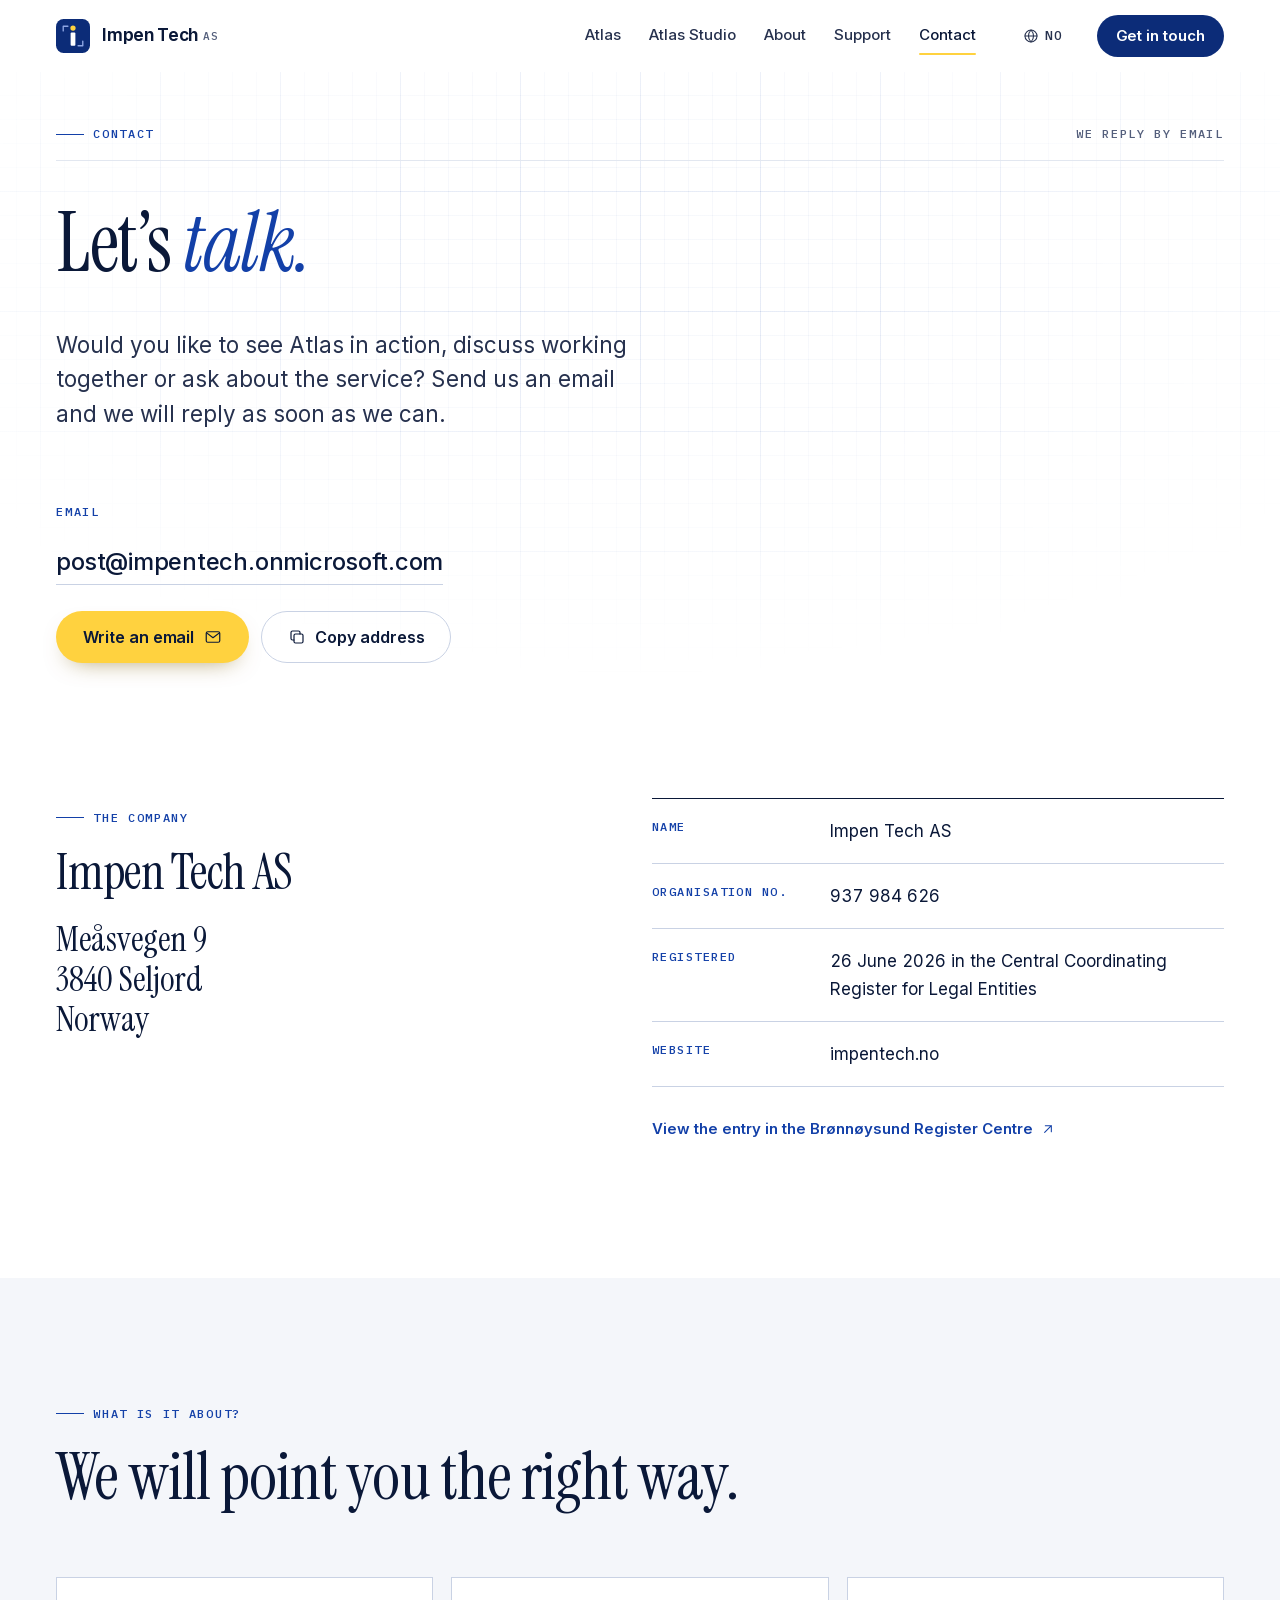
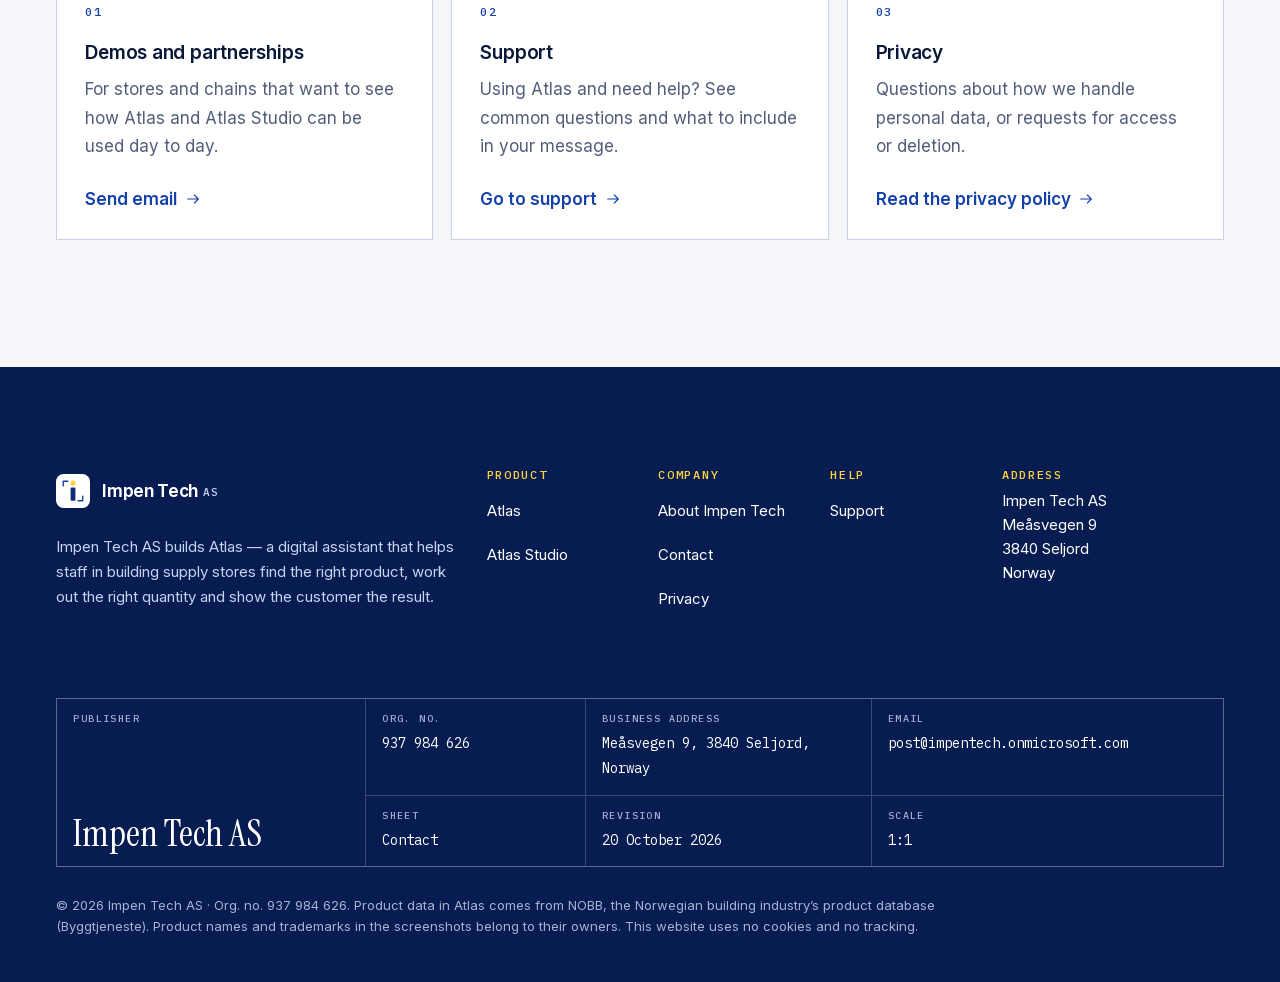
<file: en/contact/index.html>
<!doctype html>
<html lang="en">
<head>
<meta charset="utf-8">
<meta name="viewport" content="width=device-width, initial-scale=1, viewport-fit=cover">
<title>Contact Impen Tech | Impen Tech</title>
<meta name="description" content="Contact Impen Tech AS at post@impentech.onmicrosoft.com. Business address Meåsvegen 9, 3840 Seljord, Norway. Org. no. 937 984 626.">
<link rel="canonical" href="https://impentech.no/en/contact/">
<link rel="alternate" hreflang="nb" href="https://impentech.no/kontakt/">
<link rel="alternate" hreflang="en" href="https://impentech.no/en/contact/">
<link rel="alternate" hreflang="x-default" href="https://impentech.no/kontakt/">
<meta name="theme-color" content="#0c2c78">
<meta name="color-scheme" content="light">
<meta name="author" content="Impen Tech AS">
<meta name="format-detection" content="telephone=no">
<meta http-equiv="Content-Security-Policy" content="default-src 'self'; script-src 'self' 'sha256-xG0dW0UrB5r6I1DQE99ySOGf3HKf7XOHO17DQP6/F1c='; style-src 'self' 'unsafe-inline'; img-src 'self' data:; font-src 'self'; connect-src 'self'; manifest-src 'self'; base-uri 'self'; form-action 'none'; object-src 'none'">
<meta name="referrer" content="strict-origin-when-cross-origin">
<meta property="og:type" content="website">
<meta property="og:site_name" content="Impen Tech">
<meta property="og:locale" content="en_GB">
<meta property="og:locale:alternate" content="nb_NO">
<meta property="og:title" content="Contact Impen Tech | Impen Tech">
<meta property="og:description" content="Contact Impen Tech AS at post@impentech.onmicrosoft.com. Business address Meåsvegen 9, 3840 Seljord, Norway. Org. no. 937 984 626.">
<meta property="og:url" content="https://impentech.no/en/contact/">
<meta property="og:image" content="https://impentech.no/assets/img/og-en.jpg">
<meta property="og:image:type" content="image/jpeg">
<meta property="og:image:width" content="1200">
<meta property="og:image:height" content="630">
<meta property="og:image:alt" content="Impen Tech AS — Atlas, the digital assistant for building supply retail. A living room from Atlas Studio with its dimensions drawn over the image.">
<meta name="twitter:card" content="summary_large_image">
<meta name="twitter:title" content="Contact Impen Tech | Impen Tech">
<meta name="twitter:description" content="Contact Impen Tech AS at post@impentech.onmicrosoft.com. Business address Meåsvegen 9, 3840 Seljord, Norway. Org. no. 937 984 626.">
<meta name="twitter:image" content="https://impentech.no/assets/img/og-en.jpg">
<meta name="twitter:image:alt" content="Impen Tech AS — Atlas, the digital assistant for building supply retail. A living room from Atlas Studio with its dimensions drawn over the image.">
<link rel="icon" href="/favicon.svg" type="image/svg+xml">
<link rel="icon" href="/favicon.ico" sizes="32x32">
<link rel="manifest" href="/site.webmanifest">
<link rel="preload" href="/assets/fonts/instrument-serif.woff2" as="font" type="font/woff2" crossorigin>
<link rel="preload" href="/assets/fonts/instrument-serif-italic.woff2" as="font" type="font/woff2" crossorigin>
<link rel="preload" href="/assets/fonts/inter-var.woff2" as="font" type="font/woff2" crossorigin>

<link rel="stylesheet" href="/assets/css/site.css?v=m5">
<script>(function(d){d.classList.add("js");var s=0;try{s=sessionStorage.getItem("it-intro")}catch(e){}var m=window.matchMedia&&matchMedia("(prefers-reduced-motion: reduce)").matches;if(s)d.classList.add("intro-seen");else if(!m&&"IntersectionObserver"in window){d.classList.add("intro");setTimeout(function(){if(!d.classList.contains("intro-js"))d.classList.add("intro-done")},3000)}})(document.documentElement)</script>
<script src="/assets/js/site.js?v=m5" defer></script>
<script type="application/ld+json">{"@context": "https://schema.org", "@graph": [{"@type": "Organization", "@id": "https://impentech.no/#org", "name": "Impen Tech AS", "legalName": "Impen Tech AS", "alternateName": "Impen Tech", "url": "https://impentech.no/", "email": "post@impentech.onmicrosoft.com", "logo": {"@type": "ImageObject", "url": "https://impentech.no/assets/img/impen-tech-512.png", "width": 512, "height": 512}, "identifier": {"@type": "PropertyValue", "propertyID": "Organisasjonsnummer (Enhetsregisteret)", "value": "937984626"}, "address": {"@type": "PostalAddress", "streetAddress": "Meåsvegen 9", "postalCode": "3840", "addressLocality": "Seljord", "addressRegion": "Telemark", "addressCountry": "NO"}, "contactPoint": {"@type": "ContactPoint", "contactType": "customer support", "email": "post@impentech.onmicrosoft.com", "availableLanguage": ["nb", "en"]}, "sameAs": ["https://virksomhet.brreg.no/nb/oppslag/enheter/937984626"]}, {"@type": "WebSite", "@id": "https://impentech.no/#site", "url": "https://impentech.no/", "name": "Impen Tech", "publisher": {"@id": "https://impentech.no/#org"}, "inLanguage": ["nb", "en"]}, {"@type": "ContactPage", "@id": "https://impentech.no/en/contact/#page", "url": "https://impentech.no/en/contact/", "name": "Contact Impen Tech | Impen Tech", "description": "Contact Impen Tech AS at post@impentech.onmicrosoft.com. Business address Meåsvegen 9, 3840 Seljord, Norway. Org. no. 937 984 626.", "inLanguage": "en", "isPartOf": {"@id": "https://impentech.no/#site"}, "publisher": {"@id": "https://impentech.no/#org"}, "about": {"@id": "https://impentech.no/#org"}, "dateModified": "2026-10-20", "breadcrumb": {"@type": "BreadcrumbList", "itemListElement": [{"@type": "ListItem", "position": 1, "name": "Home", "item": "https://impentech.no/en/"}, {"@type": "ListItem", "position": 2, "name": "Contact", "item": "https://impentech.no/en/contact/"}]}}]}</script>
</head>
<body>
<a class="skip-link" href="#innhold">Skip to content</a>
<header class="site-header">
  <div class="wrap site-header__in">
    <a class="brand" href="/en/"><svg class="brand__mark" viewBox="0 0 40 40" aria-hidden="true" focusable="false"><rect width="40" height="40" rx="9" fill="#0c2c78"/><path d="M8.5 14V8.5H14M31.5 26v5.5H26" fill="none" stroke="#8ea6e4" stroke-width="1.6" stroke-linecap="round" stroke-linejoin="round"/><rect x="17.2" y="16" width="5.6" height="15.5" rx="1.2" fill="#ffffff"/><circle cx="20" cy="10.6" r="3.1" fill="#ffd23f"/></svg><span class="brand__name">Impen Tech <small>AS</small></span><span class="sr-only"> – home</span></a>
    <nav class="nav" aria-label="Main menu"><a href="/en/atlas/">Atlas</a><a href="/en/studio/">Atlas Studio</a><a href="/en/about/">About</a><a href="/en/support/">Support</a><a href="/en/contact/" aria-current="page">Contact</a></nav>
    <a class="lang" href="/kontakt/" hreflang="nb"><svg viewBox="0 0 24 24" fill="none" stroke="currentColor" stroke-width="1.6" stroke-linecap="round" stroke-linejoin="round" aria-hidden="true" focusable="false"><circle cx="12" cy="12" r="9"/><path d="M3 12h18M12 3c2.5 2.6 3.8 5.6 3.8 9s-1.3 6.4-3.8 9c-2.5-2.6-3.8-5.6-3.8-9S9.5 5.6 12 3z"/></svg><span class="lang__code">NO</span><span class="sr-only" lang="nb"> (norsk)</span></a>
    <a class="btn btn--ink btn--sm header-cta" href="/en/contact/">Get in touch</a>
    <details class="menu">
      <summary><span class="menu__icon" aria-hidden="true"><i></i><i></i></span><span>Menu</span></summary>
      <nav class="menu__panel" aria-label="Main menu"><a href="/en/atlas/"><span>Atlas</span><span class="mono">01</span></a><a href="/en/studio/"><span>Atlas Studio</span><span class="mono">02</span></a><a href="/en/about/"><span>About</span><span class="mono">03</span></a><a href="/en/support/"><span>Support</span><span class="mono">04</span></a><a href="/en/contact/" aria-current="page"><span>Contact</span><span class="mono">05</span></a><hr><a href="/en/privacy/"><span>Privacy</span><span class="mono">06</span></a><a href="/kontakt/" hreflang="nb" lang="nb"><span>Norsk</span><span class="mono">NO</span></a></nav>
    </details>
  </div>
</header>
<main id="innhold" tabindex="-1">
<section class="hero hero--doc paper-grid" aria-labelledby="hero-h">
  <div class="wrap">
    <div class="hero__meta"><p class="label reveal">Contact</p><p class="label label--plain reveal">We reply by email</p></div>
    <h1 class="display reveal" id="hero-h">Let’s <em>talk.</em></h1>
    <div class="hero__grid"><p class="lede reveal reveal-d1">Would you like to see Atlas in action, discuss working together or ask about the service? Send us an email and we will reply as soon as we can.</p></div>
    <div class="contact-main reveal reveal-d2">
      <p class="label label--plain">Email</p>
      <p class="contact-mail"><a href="mailto:post@impentech.onmicrosoft.com" id="kontakt-epost">post@impentech.onmicrosoft.com</a></p>
      <div class="contact-actions">
        <a class="btn btn--primary" href="mailto:post@impentech.onmicrosoft.com">Write an email<svg viewBox="0 0 24 24" fill="none" stroke="currentColor" stroke-width="1.6" stroke-linecap="round" stroke-linejoin="round" aria-hidden="true" focusable="false"><rect x="3" y="5" width="18" height="14" rx="2"/><path d="M3.5 6.5l8.5 6.5 8.5-6.5"/></svg></a>
        <button class="btn btn--line copy" type="button" data-copy="post@impentech.onmicrosoft.com" data-copied="Copied" data-copied-sr="The email address has been copied." data-copy-fail="Could not copy. Select the address above and copy it yourself."><svg viewBox="0 0 24 24" fill="none" stroke="currentColor" stroke-width="1.6" stroke-linecap="round" stroke-linejoin="round" aria-hidden="true" focusable="false"><rect x="8" y="8" width="12" height="12" rx="2"/><path d="M16 8V6a2 2 0 0 0-2-2H6a2 2 0 0 0-2 2v8a2 2 0 0 0 2 2h2"/></svg><span>Copy address</span></button>
      </div>
      <p class="copy-status small" role="status" aria-live="polite"></p>
    </div>
  </div>
</section><section class="section section--top0" aria-labelledby="adresse-h">
  <div class="wrap company">
    <div class="company__text">
      <p class="label">The company</p>
      <h2 class="title title--s reveal" id="adresse-h">Impen Tech AS</h2>
      <address class="address reveal">Meåsvegen 9<br>3840 Seljord<br>Norway</address>
    </div>
    <div class="company__facts reveal reveal-d1"><dl class="specs">
  <div><dt>Name</dt><dd>Impen Tech AS</dd></div>
  <div><dt>Organisation no.</dt><dd class="tnum">937 984 626</dd></div>
  <div><dt>Registered</dt><dd>26 June 2026 in the Central Coordinating Register for Legal Entities</dd></div>
  
  <div><dt>Website</dt><dd>impentech.no</dd></div>
</dl>
<p class="specs__more"><a class="arrow-link" href="https://virksomhet.brreg.no/nb/oppslag/enheter/937984626" rel="noopener"><span>View the entry in the Brønnøysund Register Centre</span><svg viewBox="0 0 24 24" fill="none" stroke="currentColor" stroke-width="1.6" stroke-linecap="round" stroke-linejoin="round" aria-hidden="true" focusable="false"><path d="M7 17L17 7M8 7h9v9"/></svg></a></p></div>
  </div>
</section>
<section class="section section--kalk" aria-labelledby="hva-h">
  <div class="wrap">
    <div class="sec-head">
      <p class="label">What is it about?</p>
      <h2 class="title reveal" id="hva-h">We will point you the right way.</h2>
    </div>
    <ul class="routes routes--cards">
      <li class="reveal"><span class="n">01</span><h3 class="h3">Demos and partnerships</h3><p>For stores and chains that want to see how Atlas and Atlas Studio can be used day to day.</p><a class="arrow-link" href="mailto:post@impentech.onmicrosoft.com?subject=Atlas%20demo"><span>Send email</span><svg viewBox="0 0 24 24" fill="none" stroke="currentColor" stroke-width="1.6" stroke-linecap="round" stroke-linejoin="round" aria-hidden="true" focusable="false"><path d="M4 12h16M14 6l6 6-6 6"/></svg></a></li>
      <li class="reveal reveal-d1"><span class="n">02</span><h3 class="h3">Support</h3><p>Using Atlas and need help? See common questions and what to include in your message.</p><a class="arrow-link" href="/en/support/"><span>Go to support</span><svg viewBox="0 0 24 24" fill="none" stroke="currentColor" stroke-width="1.6" stroke-linecap="round" stroke-linejoin="round" aria-hidden="true" focusable="false"><path d="M4 12h16M14 6l6 6-6 6"/></svg></a></li>
      <li class="reveal reveal-d2"><span class="n">03</span><h3 class="h3">Privacy</h3><p>Questions about how we handle personal data, or requests for access or deletion.</p><a class="arrow-link" href="/en/privacy/"><span>Read the privacy policy</span><svg viewBox="0 0 24 24" fill="none" stroke="currentColor" stroke-width="1.6" stroke-linecap="round" stroke-linejoin="round" aria-hidden="true" focusable="false"><path d="M4 12h16M14 6l6 6-6 6"/></svg></a></li>
    </ul>
  </div>
</section>
</main>
<footer class="site-footer">
  <div class="wrap">
    <div class="foot-top">
      <div class="foot-brand">
        <a class="brand brand--light" href="/en/"><svg class="brand__mark" viewBox="0 0 40 40" aria-hidden="true" focusable="false"><rect width="40" height="40" rx="9" fill="#ffffff"/><path d="M8.5 14V8.5H14M31.5 26v5.5H26" fill="none" stroke="#1340a8" stroke-width="1.6" stroke-linecap="round" stroke-linejoin="round"/><rect x="17.2" y="16" width="5.6" height="15.5" rx="1.2" fill="#0c2c78"/><circle cx="20" cy="10.6" r="3.1" fill="#ffd23f"/></svg><span class="brand__name">Impen Tech <small>AS</small></span></a>
        <p>Impen Tech AS builds Atlas — a digital assistant that helps staff in building supply stores find the right product, work out the right quantity and show the customer the result.</p>
      </div>
      <div><h2>Product</h2><ul><li><a href="/en/atlas/">Atlas</a></li><li><a href="/en/studio/">Atlas Studio</a></li></ul></div>
      <div><h2>Company</h2><ul><li><a href="/en/about/">About Impen Tech</a></li><li><a href="/en/contact/">Contact</a></li><li><a href="/en/privacy/">Privacy</a></li></ul></div>
      <div><h2>Help</h2><ul><li><a href="/en/support/">Support</a></li></ul></div>
      <div class="foot-contact"><h2>Address</h2><address>Impen Tech AS<br>Meåsvegen 9<br>3840 Seljord<br>Norway</address></div>
    </div>
    <div class="titleblock" role="group" aria-label="Company details">
      <div class="tb-name"><small>Publisher</small><strong>Impen Tech AS</strong></div>
      <div class="tb-c"><small>Org. no.</small><span>937 984 626</span></div>
      <div class="tb-c"><small>Business address</small><span>Meåsvegen 9, 3840 Seljord, Norway</span></div>
      <div class="tb-c tb-wide"><small>Email</small><span><a href="mailto:post@impentech.onmicrosoft.com">post@impentech.onmicrosoft.com</a></span></div>
      <div class="tb-c tb-r2"><small>Sheet</small><span>Contact</span></div>
      <div class="tb-c tb-r2"><small>Revision</small><span>20 October 2026</span></div>
      <div class="tb-c tb-r2 tb-wide"><small>Scale</small><span>1:1</span></div>
    </div>
    <p class="foot-small">© 2026 Impen Tech AS · Org. no. 937 984 626. Product data in Atlas comes from NOBB, the Norwegian building industry’s product database (Byggtjeneste). Product names and trademarks in the screenshots belong to their owners. This website uses no cookies and no tracking.</p>
  </div>
</footer>
</body>
</html>
</file>
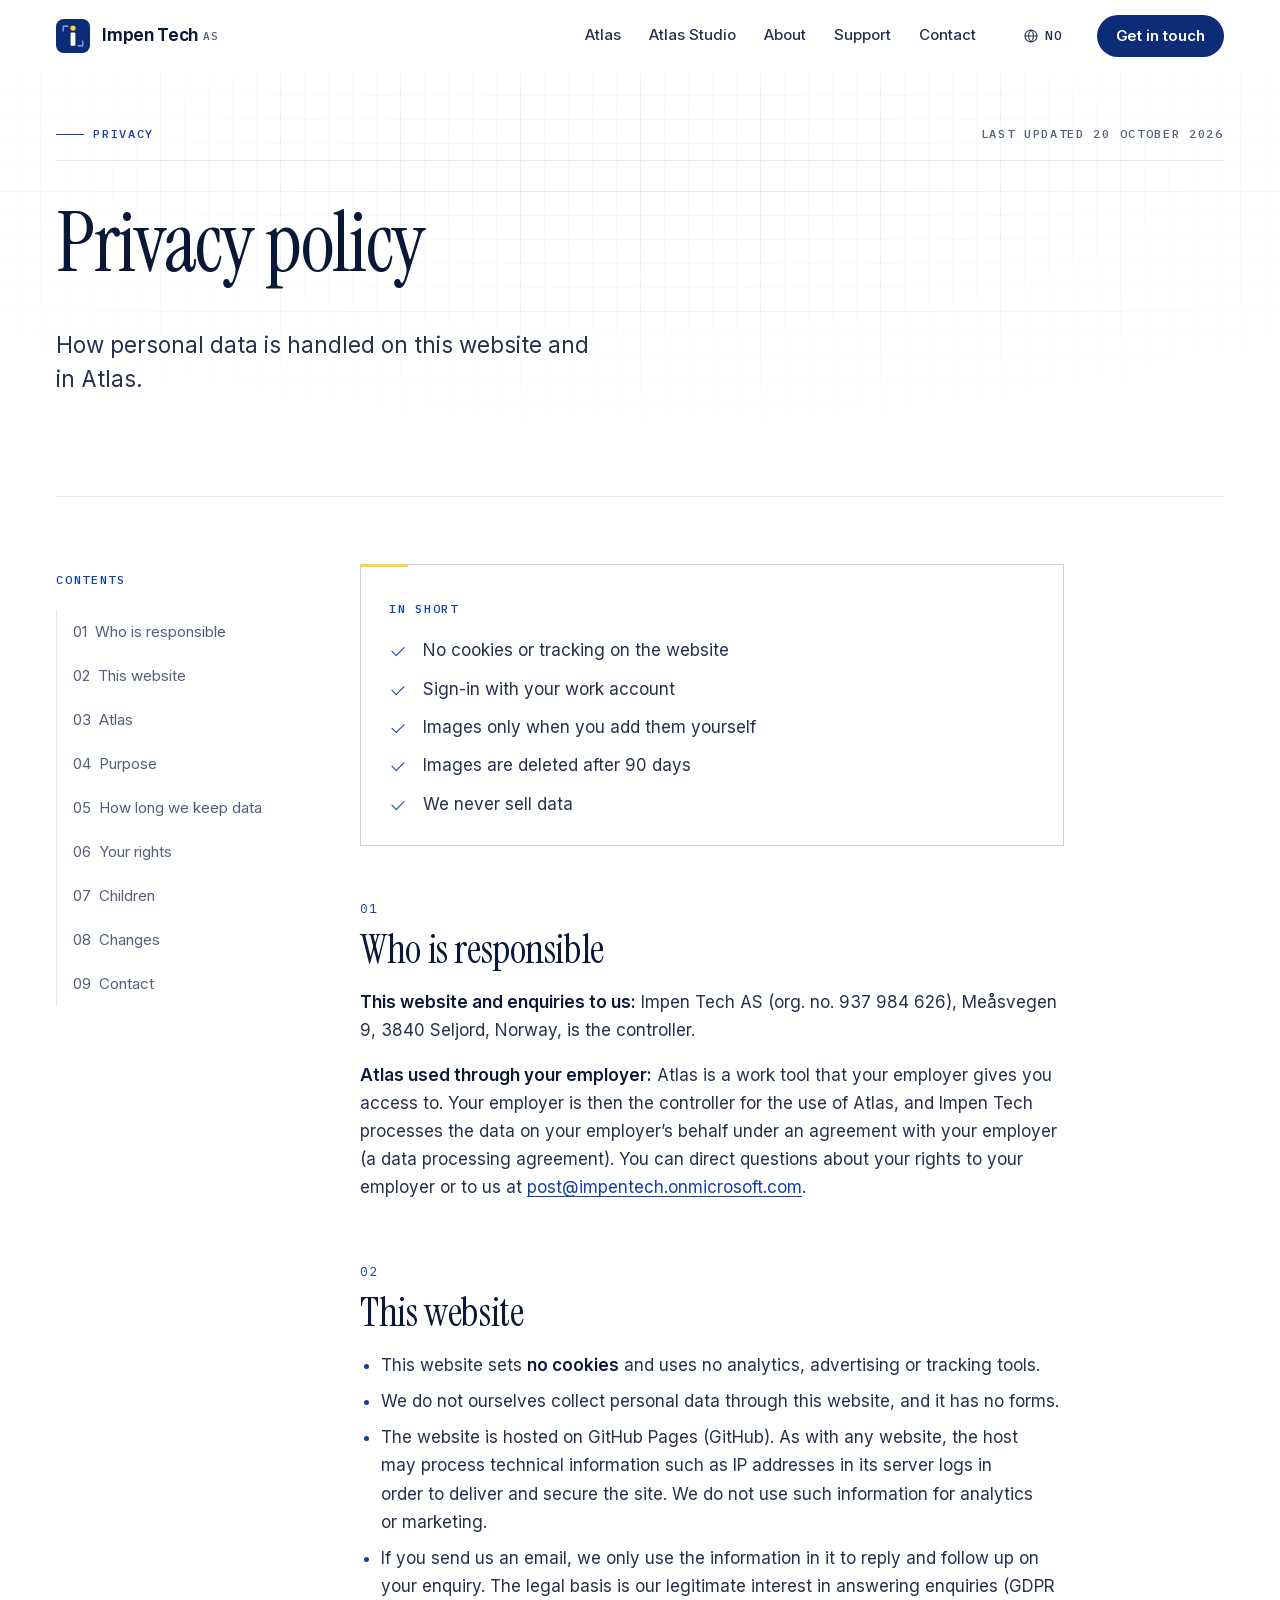
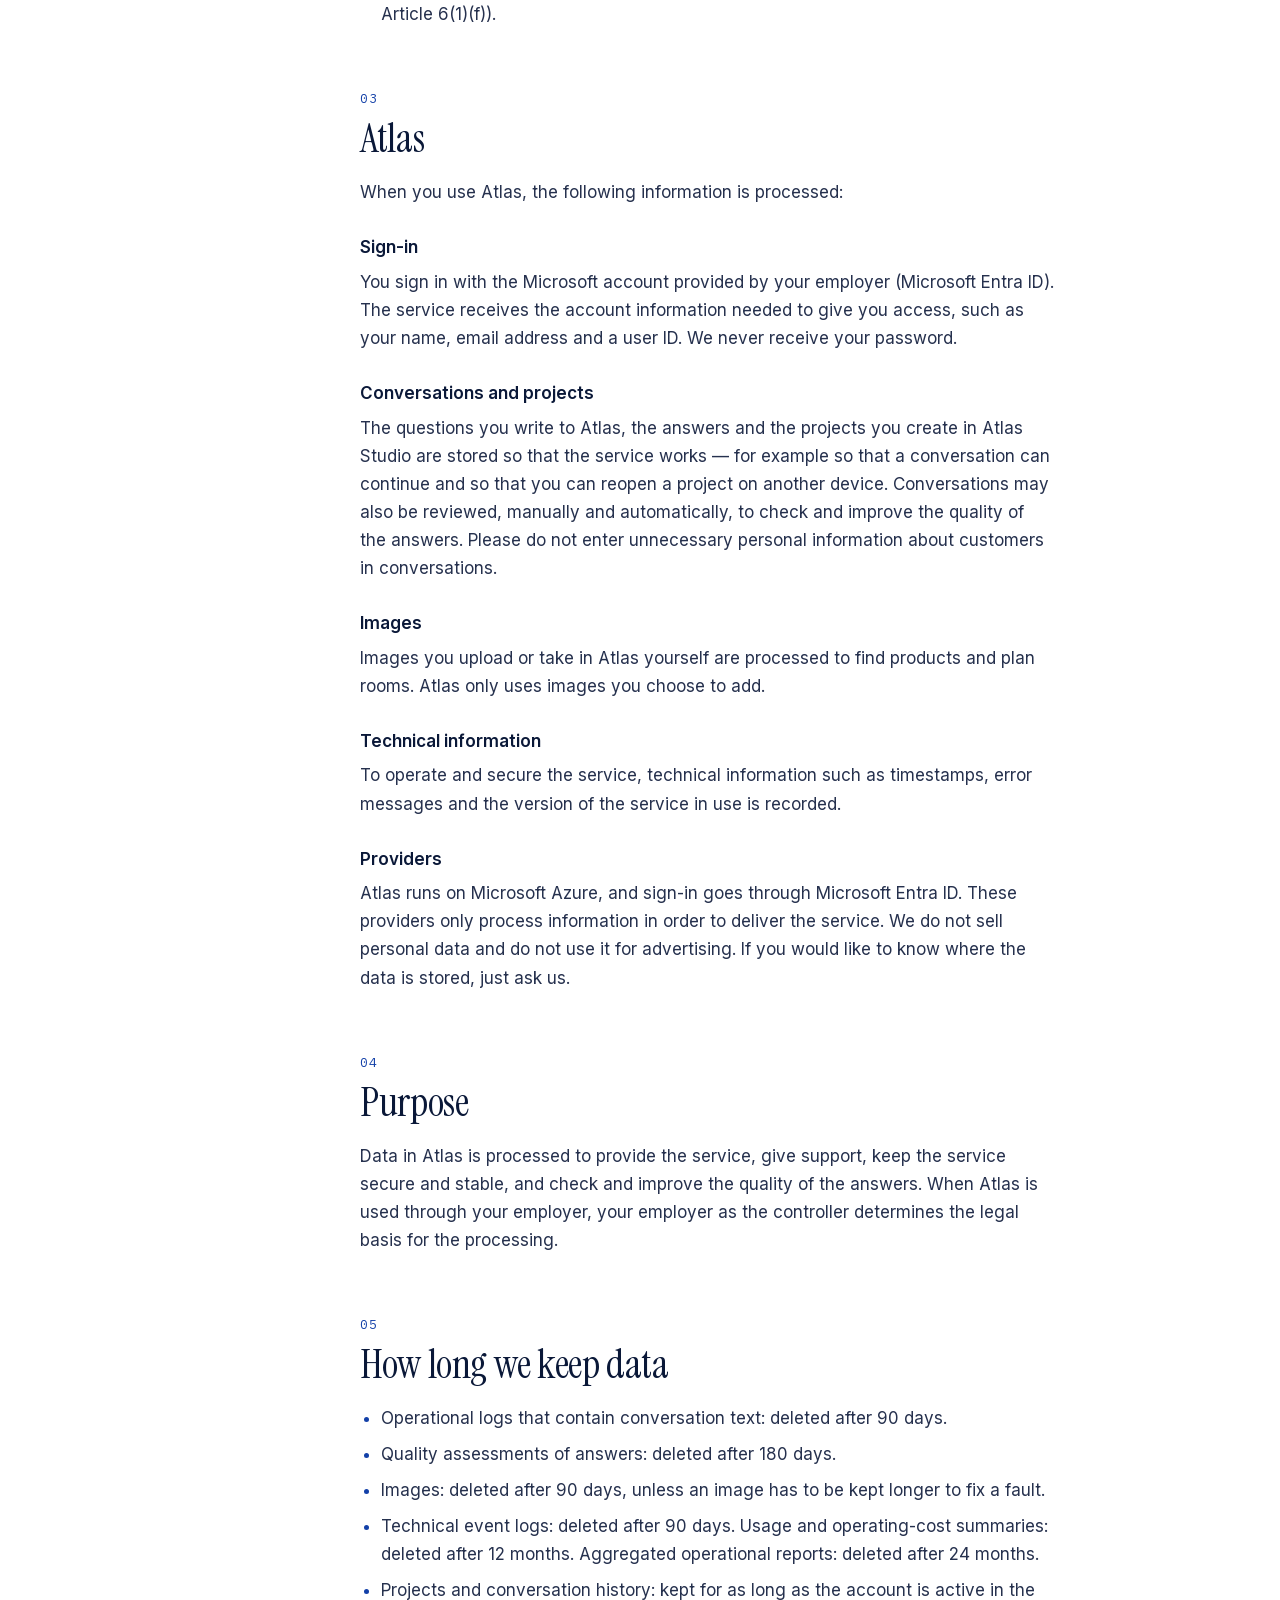
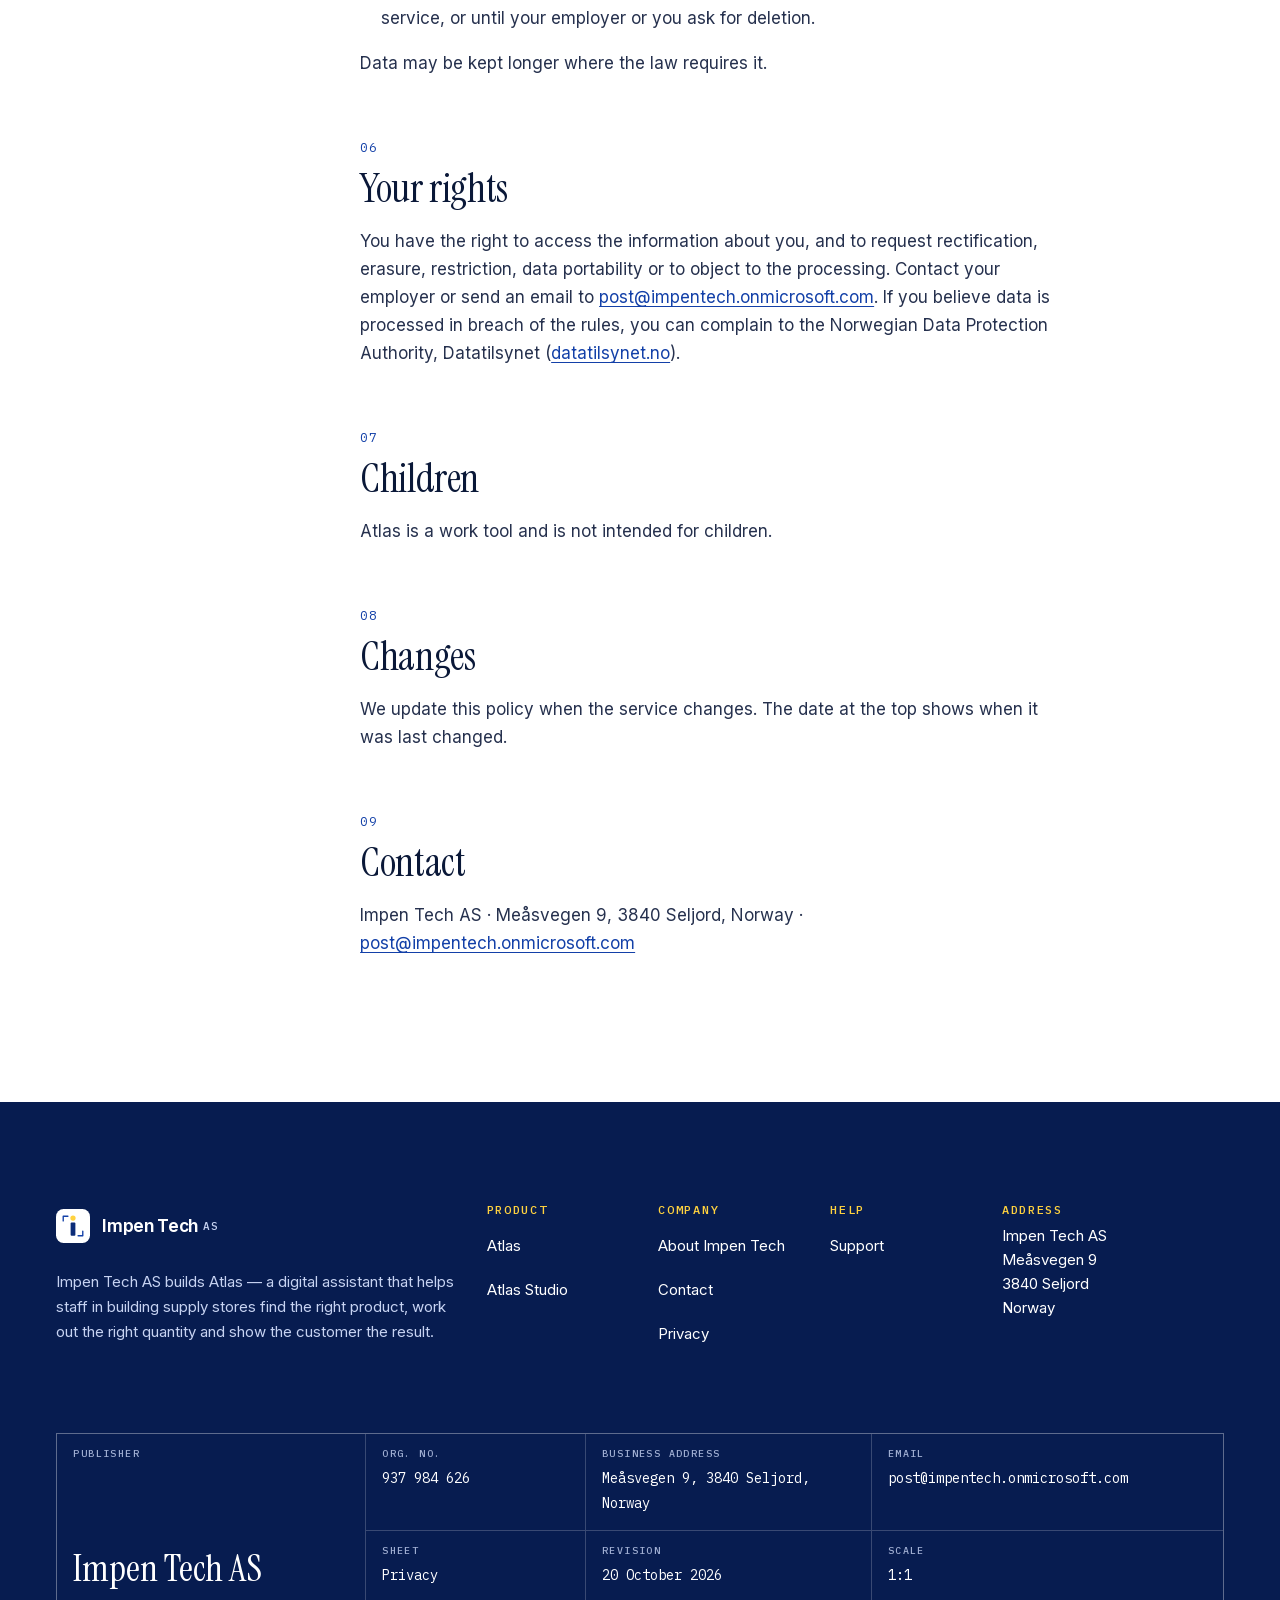
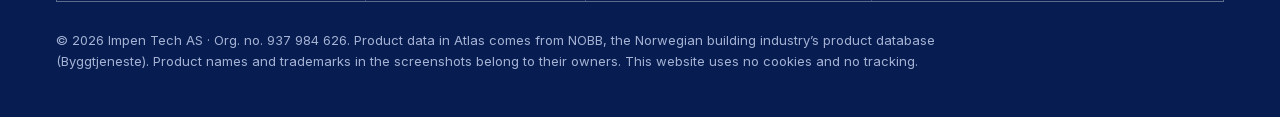
<file: en/privacy/index.html>
<!doctype html>
<html lang="en">
<head>
<meta charset="utf-8">
<meta name="viewport" content="width=device-width, initial-scale=1, viewport-fit=cover">
<title>Privacy policy | Impen Tech</title>
<meta name="description" content="Privacy policy for impentech.no and Atlas by Impen Tech AS: no cookies on the website, sign-in with your work account, images, retention and your rights.">
<link rel="canonical" href="https://impentech.no/en/privacy/">
<link rel="alternate" hreflang="nb" href="https://impentech.no/personvern/">
<link rel="alternate" hreflang="en" href="https://impentech.no/en/privacy/">
<link rel="alternate" hreflang="x-default" href="https://impentech.no/personvern/">
<meta name="theme-color" content="#0c2c78">
<meta name="color-scheme" content="light">
<meta name="author" content="Impen Tech AS">
<meta name="format-detection" content="telephone=no">
<meta http-equiv="Content-Security-Policy" content="default-src 'self'; script-src 'self' 'sha256-xG0dW0UrB5r6I1DQE99ySOGf3HKf7XOHO17DQP6/F1c='; style-src 'self' 'unsafe-inline'; img-src 'self' data:; font-src 'self'; connect-src 'self'; manifest-src 'self'; base-uri 'self'; form-action 'none'; object-src 'none'">
<meta name="referrer" content="strict-origin-when-cross-origin">
<meta property="og:type" content="website">
<meta property="og:site_name" content="Impen Tech">
<meta property="og:locale" content="en_GB">
<meta property="og:locale:alternate" content="nb_NO">
<meta property="og:title" content="Privacy policy | Impen Tech">
<meta property="og:description" content="Privacy policy for impentech.no and Atlas by Impen Tech AS: no cookies on the website, sign-in with your work account, images, retention and your rights.">
<meta property="og:url" content="https://impentech.no/en/privacy/">
<meta property="og:image" content="https://impentech.no/assets/img/og-en.jpg">
<meta property="og:image:type" content="image/jpeg">
<meta property="og:image:width" content="1200">
<meta property="og:image:height" content="630">
<meta property="og:image:alt" content="Impen Tech AS — Atlas, the digital assistant for building supply retail. A living room from Atlas Studio with its dimensions drawn over the image.">
<meta name="twitter:card" content="summary_large_image">
<meta name="twitter:title" content="Privacy policy | Impen Tech">
<meta name="twitter:description" content="Privacy policy for impentech.no and Atlas by Impen Tech AS: no cookies on the website, sign-in with your work account, images, retention and your rights.">
<meta name="twitter:image" content="https://impentech.no/assets/img/og-en.jpg">
<meta name="twitter:image:alt" content="Impen Tech AS — Atlas, the digital assistant for building supply retail. A living room from Atlas Studio with its dimensions drawn over the image.">
<link rel="icon" href="/favicon.svg" type="image/svg+xml">
<link rel="icon" href="/favicon.ico" sizes="32x32">
<link rel="manifest" href="/site.webmanifest">
<link rel="preload" href="/assets/fonts/instrument-serif.woff2" as="font" type="font/woff2" crossorigin>
<link rel="preload" href="/assets/fonts/instrument-serif-italic.woff2" as="font" type="font/woff2" crossorigin>
<link rel="preload" href="/assets/fonts/inter-var.woff2" as="font" type="font/woff2" crossorigin>

<link rel="stylesheet" href="/assets/css/site.css?v=m5">
<script>(function(d){d.classList.add("js");var s=0;try{s=sessionStorage.getItem("it-intro")}catch(e){}var m=window.matchMedia&&matchMedia("(prefers-reduced-motion: reduce)").matches;if(s)d.classList.add("intro-seen");else if(!m&&"IntersectionObserver"in window){d.classList.add("intro");setTimeout(function(){if(!d.classList.contains("intro-js"))d.classList.add("intro-done")},3000)}})(document.documentElement)</script>
<script src="/assets/js/site.js?v=m5" defer></script>
<script type="application/ld+json">{"@context": "https://schema.org", "@graph": [{"@type": "Organization", "@id": "https://impentech.no/#org", "name": "Impen Tech AS", "legalName": "Impen Tech AS", "alternateName": "Impen Tech", "url": "https://impentech.no/", "email": "post@impentech.onmicrosoft.com", "logo": {"@type": "ImageObject", "url": "https://impentech.no/assets/img/impen-tech-512.png", "width": 512, "height": 512}, "identifier": {"@type": "PropertyValue", "propertyID": "Organisasjonsnummer (Enhetsregisteret)", "value": "937984626"}, "address": {"@type": "PostalAddress", "streetAddress": "Meåsvegen 9", "postalCode": "3840", "addressLocality": "Seljord", "addressRegion": "Telemark", "addressCountry": "NO"}, "contactPoint": {"@type": "ContactPoint", "contactType": "customer support", "email": "post@impentech.onmicrosoft.com", "availableLanguage": ["nb", "en"]}, "sameAs": ["https://virksomhet.brreg.no/nb/oppslag/enheter/937984626"]}, {"@type": "WebSite", "@id": "https://impentech.no/#site", "url": "https://impentech.no/", "name": "Impen Tech", "publisher": {"@id": "https://impentech.no/#org"}, "inLanguage": ["nb", "en"]}, {"@type": "WebPage", "@id": "https://impentech.no/en/privacy/#page", "url": "https://impentech.no/en/privacy/", "name": "Privacy policy | Impen Tech", "description": "Privacy policy for impentech.no and Atlas by Impen Tech AS: no cookies on the website, sign-in with your work account, images, retention and your rights.", "inLanguage": "en", "isPartOf": {"@id": "https://impentech.no/#site"}, "publisher": {"@id": "https://impentech.no/#org"}, "about": {"@id": "https://impentech.no/#org"}, "dateModified": "2026-10-20", "breadcrumb": {"@type": "BreadcrumbList", "itemListElement": [{"@type": "ListItem", "position": 1, "name": "Home", "item": "https://impentech.no/en/"}, {"@type": "ListItem", "position": 2, "name": "Privacy", "item": "https://impentech.no/en/privacy/"}]}}]}</script>
</head>
<body>
<a class="skip-link" href="#innhold">Skip to content</a>
<header class="site-header">
  <div class="wrap site-header__in">
    <a class="brand" href="/en/"><svg class="brand__mark" viewBox="0 0 40 40" aria-hidden="true" focusable="false"><rect width="40" height="40" rx="9" fill="#0c2c78"/><path d="M8.5 14V8.5H14M31.5 26v5.5H26" fill="none" stroke="#8ea6e4" stroke-width="1.6" stroke-linecap="round" stroke-linejoin="round"/><rect x="17.2" y="16" width="5.6" height="15.5" rx="1.2" fill="#ffffff"/><circle cx="20" cy="10.6" r="3.1" fill="#ffd23f"/></svg><span class="brand__name">Impen Tech <small>AS</small></span><span class="sr-only"> – home</span></a>
    <nav class="nav" aria-label="Main menu"><a href="/en/atlas/">Atlas</a><a href="/en/studio/">Atlas Studio</a><a href="/en/about/">About</a><a href="/en/support/">Support</a><a href="/en/contact/">Contact</a></nav>
    <a class="lang" href="/personvern/" hreflang="nb"><svg viewBox="0 0 24 24" fill="none" stroke="currentColor" stroke-width="1.6" stroke-linecap="round" stroke-linejoin="round" aria-hidden="true" focusable="false"><circle cx="12" cy="12" r="9"/><path d="M3 12h18M12 3c2.5 2.6 3.8 5.6 3.8 9s-1.3 6.4-3.8 9c-2.5-2.6-3.8-5.6-3.8-9S9.5 5.6 12 3z"/></svg><span class="lang__code">NO</span><span class="sr-only" lang="nb"> (norsk)</span></a>
    <a class="btn btn--ink btn--sm header-cta" href="/en/contact/">Get in touch</a>
    <details class="menu">
      <summary><span class="menu__icon" aria-hidden="true"><i></i><i></i></span><span>Menu</span></summary>
      <nav class="menu__panel" aria-label="Main menu"><a href="/en/atlas/"><span>Atlas</span><span class="mono">01</span></a><a href="/en/studio/"><span>Atlas Studio</span><span class="mono">02</span></a><a href="/en/about/"><span>About</span><span class="mono">03</span></a><a href="/en/support/"><span>Support</span><span class="mono">04</span></a><a href="/en/contact/"><span>Contact</span><span class="mono">05</span></a><hr><a href="/en/privacy/" aria-current="page"><span>Privacy</span><span class="mono">06</span></a><a href="/personvern/" hreflang="nb" lang="nb"><span>Norsk</span><span class="mono">NO</span></a></nav>
    </details>
  </div>
</header>
<main id="innhold" tabindex="-1">
<section class="hero hero--doc paper-grid" aria-labelledby="hero-h">
  <div class="wrap">
    <div class="hero__meta"><p class="label reveal">Privacy</p><p class="label label--plain reveal">Last updated 20 October 2026</p></div>
    <h1 class="display reveal" id="hero-h">Privacy policy</h1>
    <div class="hero__grid"><p class="lede reveal reveal-d1">How personal data is handled on this website and in Atlas.</p></div>
  </div>
</section><section class="section section--top0">
  <div class="wrap">
    <hr class="rule">
    <div class="doc">
      <nav class="doc__toc" aria-label="On this page"><p class="label label--plain" id="toc-h">Contents</p><ol><li><a href="#controller">01&ensp;Who is responsible</a></li><li><a href="#website">02&ensp;This website</a></li><li><a href="#atlas">03&ensp;Atlas</a></li><li><a href="#purpose">04&ensp;Purpose</a></li><li><a href="#retention">05&ensp;How long we keep data</a></li><li><a href="#rights">06&ensp;Your rights</a></li><li><a href="#children">07&ensp;Children</a></li><li><a href="#changes">08&ensp;Changes</a></li><li><a href="#contact">09&ensp;Contact</a></li></ol></nav>
      <article class="doc__body">
        <div class="summary-box"><p class="label label--plain">In short</p><ul class="checks"><li>No cookies or tracking on the website</li><li>Sign-in with your work account</li><li>Images only when you add them yourself</li><li>Images are deleted after 90 days</li><li>We never sell data</li></ul></div>
        <div class="prose"><h2 id="controller"><span class="mono">01</span>Who is responsible</h2><p><strong>This website and enquiries to us:</strong> Impen Tech AS (org. no. 937 984 626), Meåsvegen 9, 3840 Seljord, Norway, is the controller.</p>
<p><strong>Atlas used through your employer:</strong> Atlas is a work tool that your employer gives you access to. Your employer is then the controller for the use of Atlas, and Impen Tech processes the data on your employer’s behalf under an agreement with your employer (a data processing agreement). You can direct questions about your rights to your employer or to us at <a href="mailto:post@impentech.onmicrosoft.com">post@impentech.onmicrosoft.com</a>.</p><h2 id="website"><span class="mono">02</span>This website</h2><ul>
<li>This website sets <strong>no cookies</strong> and uses no analytics, advertising or tracking tools.</li>
<li>We do not ourselves collect personal data through this website, and it has no forms.</li>
<li>The website is hosted on GitHub Pages (GitHub). As with any website, the host may process technical information such as IP addresses in its server logs in order to deliver and secure the site. We do not use such information for analytics or marketing.</li>
<li>If you send us an email, we only use the information in it to reply and follow up on your enquiry. The legal basis is our legitimate interest in answering enquiries (GDPR Article 6(1)(f)).</li>
</ul><h2 id="atlas"><span class="mono">03</span>Atlas</h2><p>When you use Atlas, the following information is processed:</p>
<h3>Sign-in</h3>
<p>You sign in with the Microsoft account provided by your employer (Microsoft Entra ID). The service receives the account information needed to give you access, such as your name, email address and a user ID. We never receive your password.</p>
<h3>Conversations and projects</h3>
<p>The questions you write to Atlas, the answers and the projects you create in Atlas Studio are stored so that the service works — for example so that a conversation can continue and so that you can reopen a project on another device. Conversations may also be reviewed, manually and automatically, to check and improve the quality of the answers. Please do not enter unnecessary personal information about customers in conversations.</p>
<h3>Images</h3>
<p>Images you upload or take in Atlas yourself are processed to find products and plan rooms. Atlas only uses images you choose to add.</p>
<h3>Technical information</h3>
<p>To operate and secure the service, technical information such as timestamps, error messages and the version of the service in use is recorded.</p>
<h3>Providers</h3>
<p>Atlas runs on Microsoft Azure, and sign-in goes through Microsoft Entra ID. These providers only process information in order to deliver the service. We do not sell personal data and do not use it for advertising. If you would like to know where the data is stored, just ask us.</p><h2 id="purpose"><span class="mono">04</span>Purpose</h2><p>Data in Atlas is processed to provide the service, give support, keep the service secure and stable, and check and improve the quality of the answers. When Atlas is used through your employer, your employer as the controller determines the legal basis for the processing.</p><h2 id="retention"><span class="mono">05</span>How long we keep data</h2><ul>
<li>Operational logs that contain conversation text: deleted after 90 days.</li>
<li>Quality assessments of answers: deleted after 180 days.</li>
<li>Images: deleted after 90 days, unless an image has to be kept longer to fix a fault.</li>
<li>Technical event logs: deleted after 90 days. Usage and operating-cost summaries: deleted after 12 months. Aggregated operational reports: deleted after 24 months.</li>
<li>Projects and conversation history: kept for as long as the account is active in the service, or until your employer or you ask for deletion.</li>
</ul>
<p>Data may be kept longer where the law requires it.</p><h2 id="rights"><span class="mono">06</span>Your rights</h2><p>You have the right to access the information about you, and to request rectification, erasure, restriction, data portability or to object to the processing. Contact your employer or send an email to <a href="mailto:post@impentech.onmicrosoft.com">post@impentech.onmicrosoft.com</a>. If you believe data is processed in breach of the rules, you can complain to the Norwegian Data Protection Authority, Datatilsynet (<a href="https://www.datatilsynet.no" rel="noopener">datatilsynet.no</a>).</p><h2 id="children"><span class="mono">07</span>Children</h2><p>Atlas is a work tool and is not intended for children.</p><h2 id="changes"><span class="mono">08</span>Changes</h2><p>We update this policy when the service changes. The date at the top shows when it was last changed.</p><h2 id="contact"><span class="mono">09</span>Contact</h2><p>Impen Tech AS · Meåsvegen 9, 3840 Seljord, Norway · <a href="mailto:post@impentech.onmicrosoft.com">post@impentech.onmicrosoft.com</a></p></div>
      </article>
    </div>
  </div>
</section>
</main>
<footer class="site-footer">
  <div class="wrap">
    <div class="foot-top">
      <div class="foot-brand">
        <a class="brand brand--light" href="/en/"><svg class="brand__mark" viewBox="0 0 40 40" aria-hidden="true" focusable="false"><rect width="40" height="40" rx="9" fill="#ffffff"/><path d="M8.5 14V8.5H14M31.5 26v5.5H26" fill="none" stroke="#1340a8" stroke-width="1.6" stroke-linecap="round" stroke-linejoin="round"/><rect x="17.2" y="16" width="5.6" height="15.5" rx="1.2" fill="#0c2c78"/><circle cx="20" cy="10.6" r="3.1" fill="#ffd23f"/></svg><span class="brand__name">Impen Tech <small>AS</small></span></a>
        <p>Impen Tech AS builds Atlas — a digital assistant that helps staff in building supply stores find the right product, work out the right quantity and show the customer the result.</p>
      </div>
      <div><h2>Product</h2><ul><li><a href="/en/atlas/">Atlas</a></li><li><a href="/en/studio/">Atlas Studio</a></li></ul></div>
      <div><h2>Company</h2><ul><li><a href="/en/about/">About Impen Tech</a></li><li><a href="/en/contact/">Contact</a></li><li><a href="/en/privacy/">Privacy</a></li></ul></div>
      <div><h2>Help</h2><ul><li><a href="/en/support/">Support</a></li></ul></div>
      <div class="foot-contact"><h2>Address</h2><address>Impen Tech AS<br>Meåsvegen 9<br>3840 Seljord<br>Norway</address></div>
    </div>
    <div class="titleblock" role="group" aria-label="Company details">
      <div class="tb-name"><small>Publisher</small><strong>Impen Tech AS</strong></div>
      <div class="tb-c"><small>Org. no.</small><span>937 984 626</span></div>
      <div class="tb-c"><small>Business address</small><span>Meåsvegen 9, 3840 Seljord, Norway</span></div>
      <div class="tb-c tb-wide"><small>Email</small><span><a href="mailto:post@impentech.onmicrosoft.com">post@impentech.onmicrosoft.com</a></span></div>
      <div class="tb-c tb-r2"><small>Sheet</small><span>Privacy</span></div>
      <div class="tb-c tb-r2"><small>Revision</small><span>20 October 2026</span></div>
      <div class="tb-c tb-r2 tb-wide"><small>Scale</small><span>1:1</span></div>
    </div>
    <p class="foot-small">© 2026 Impen Tech AS · Org. no. 937 984 626. Product data in Atlas comes from NOBB, the Norwegian building industry’s product database (Byggtjeneste). Product names and trademarks in the screenshots belong to their owners. This website uses no cookies and no tracking.</p>
  </div>
</footer>
</body>
</html>
</file>
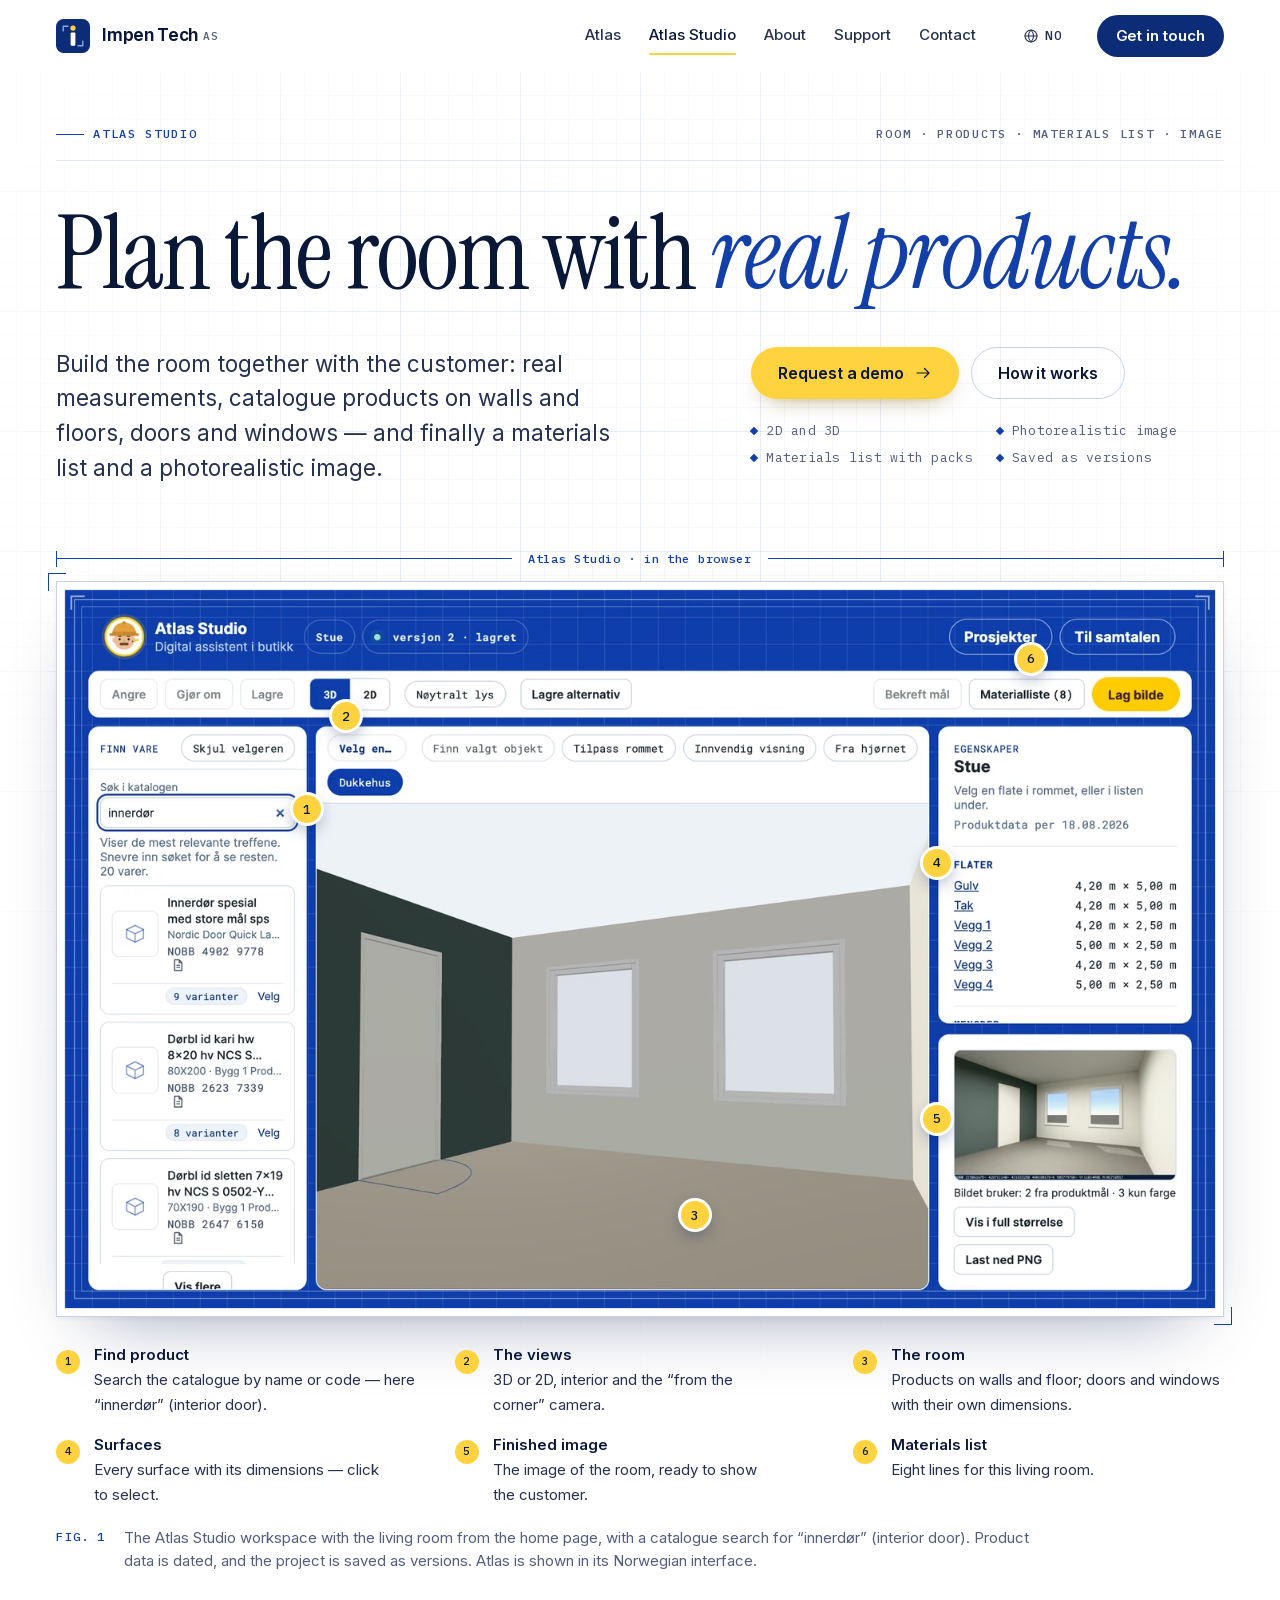
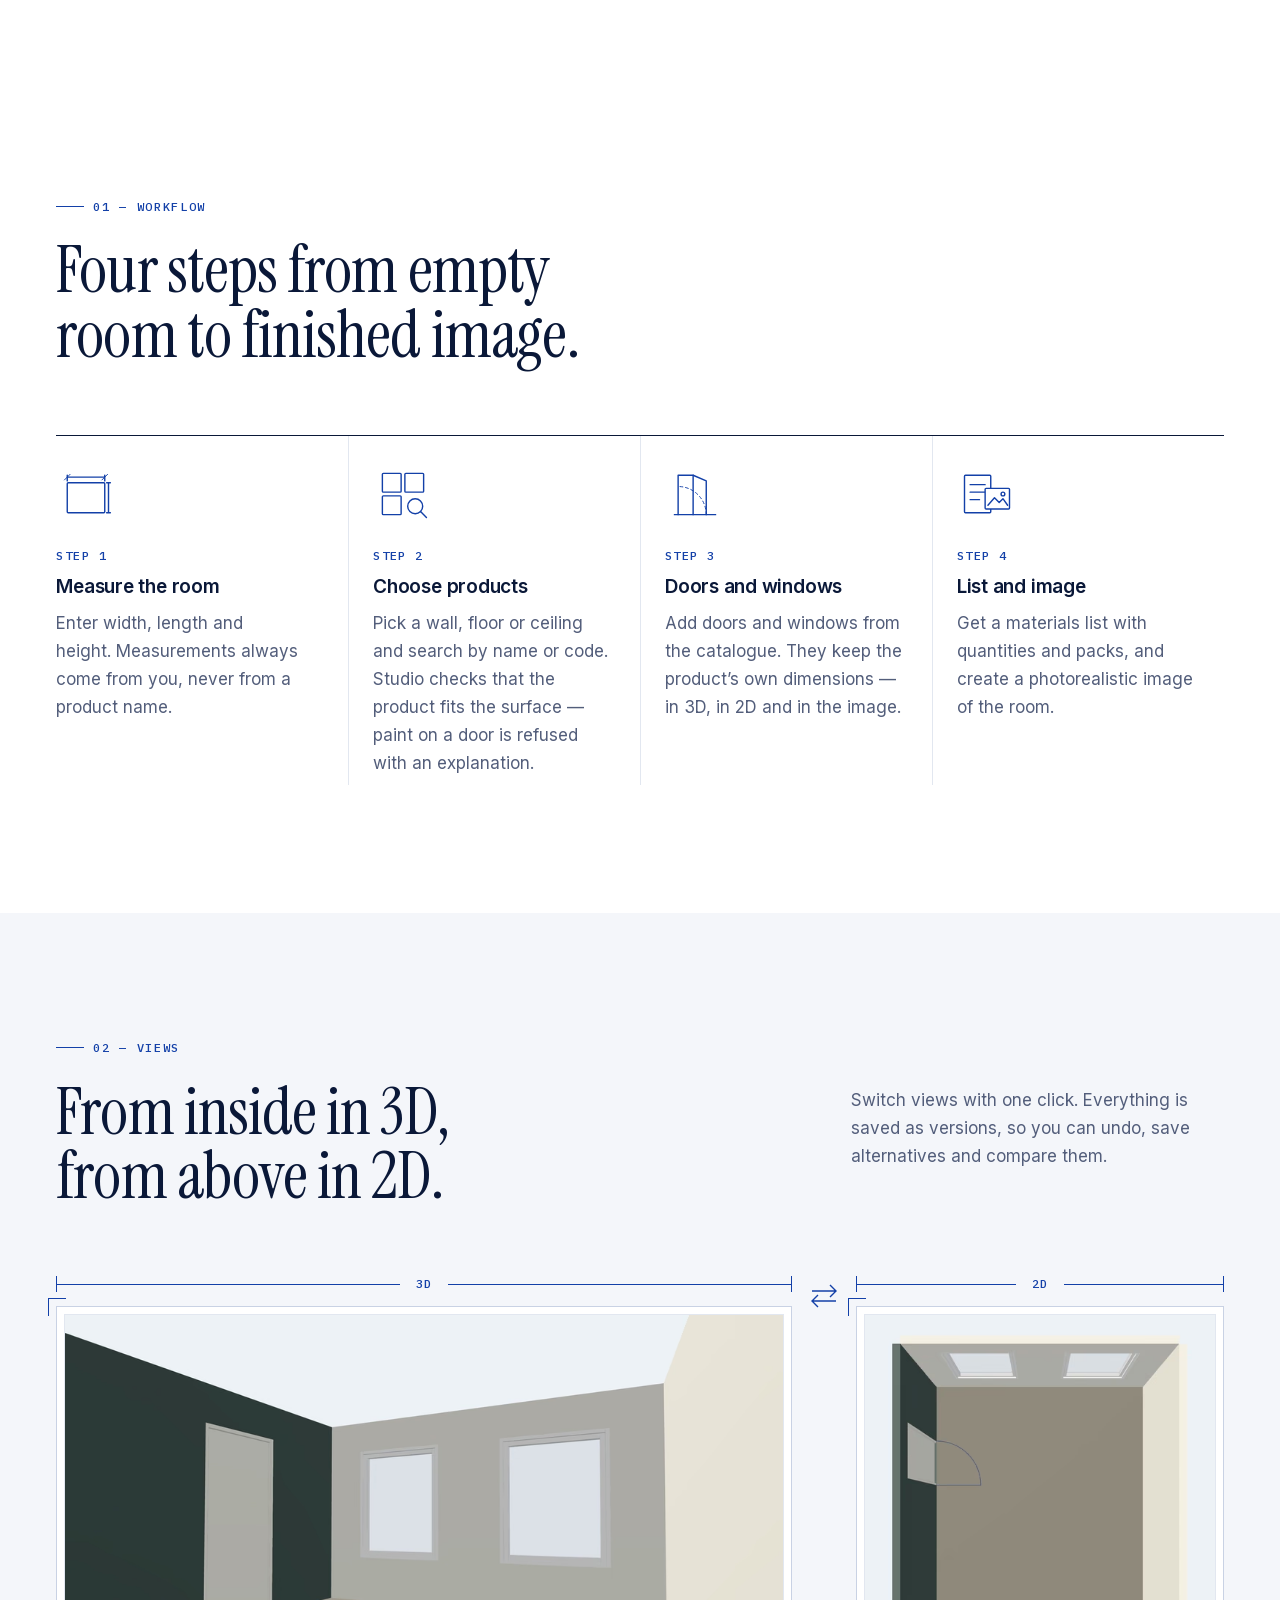
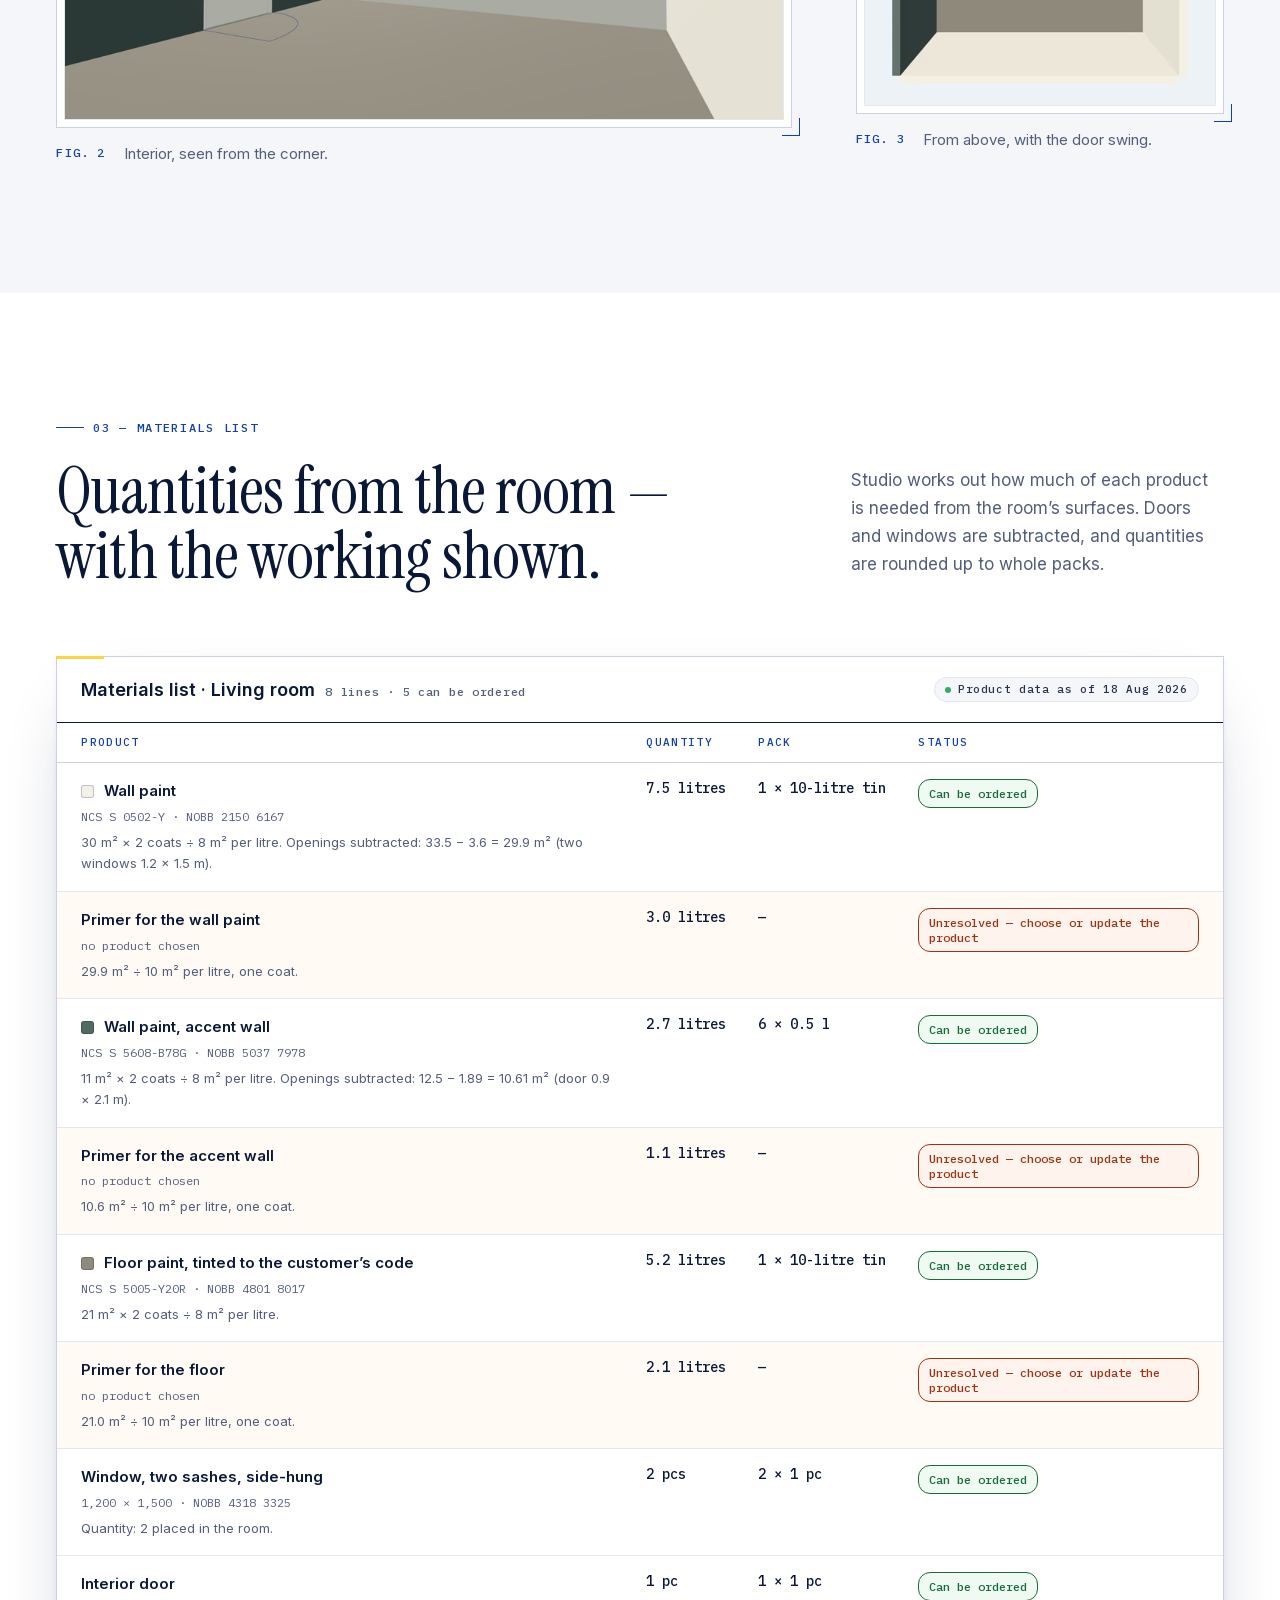
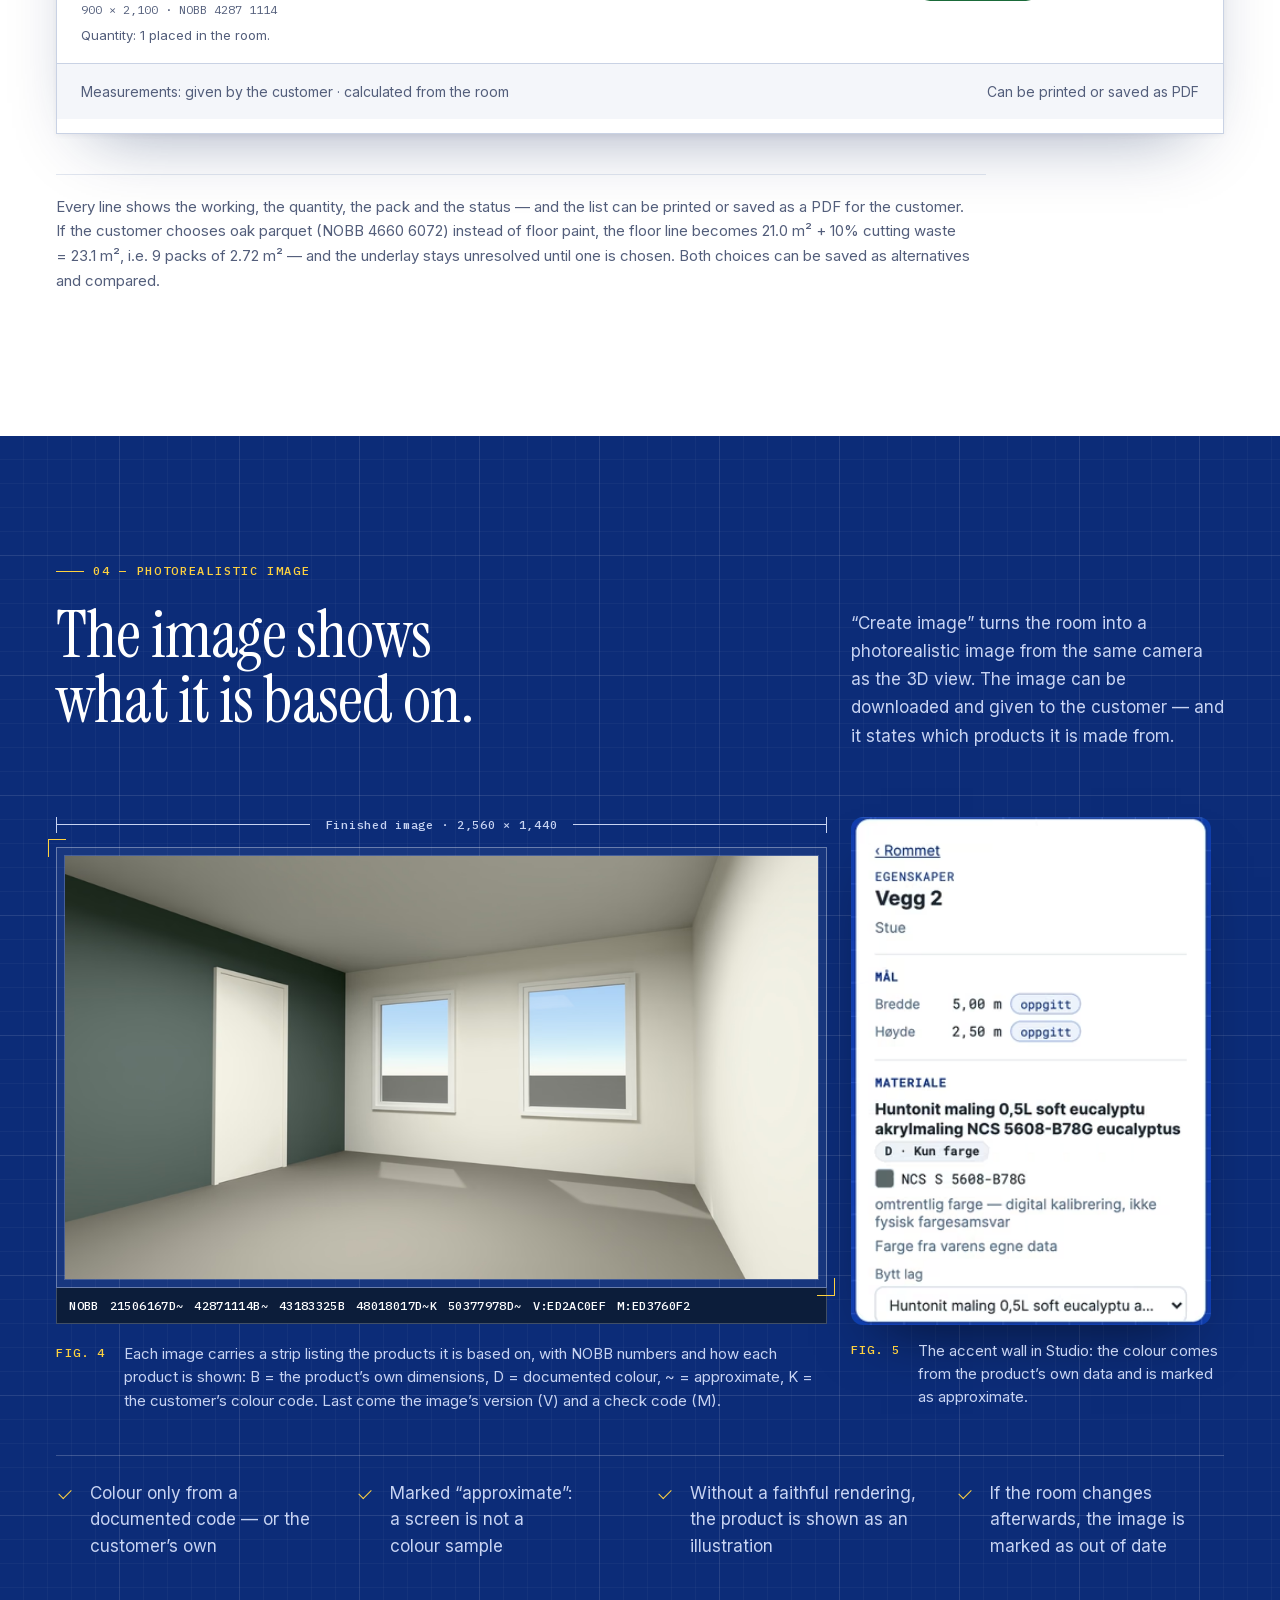
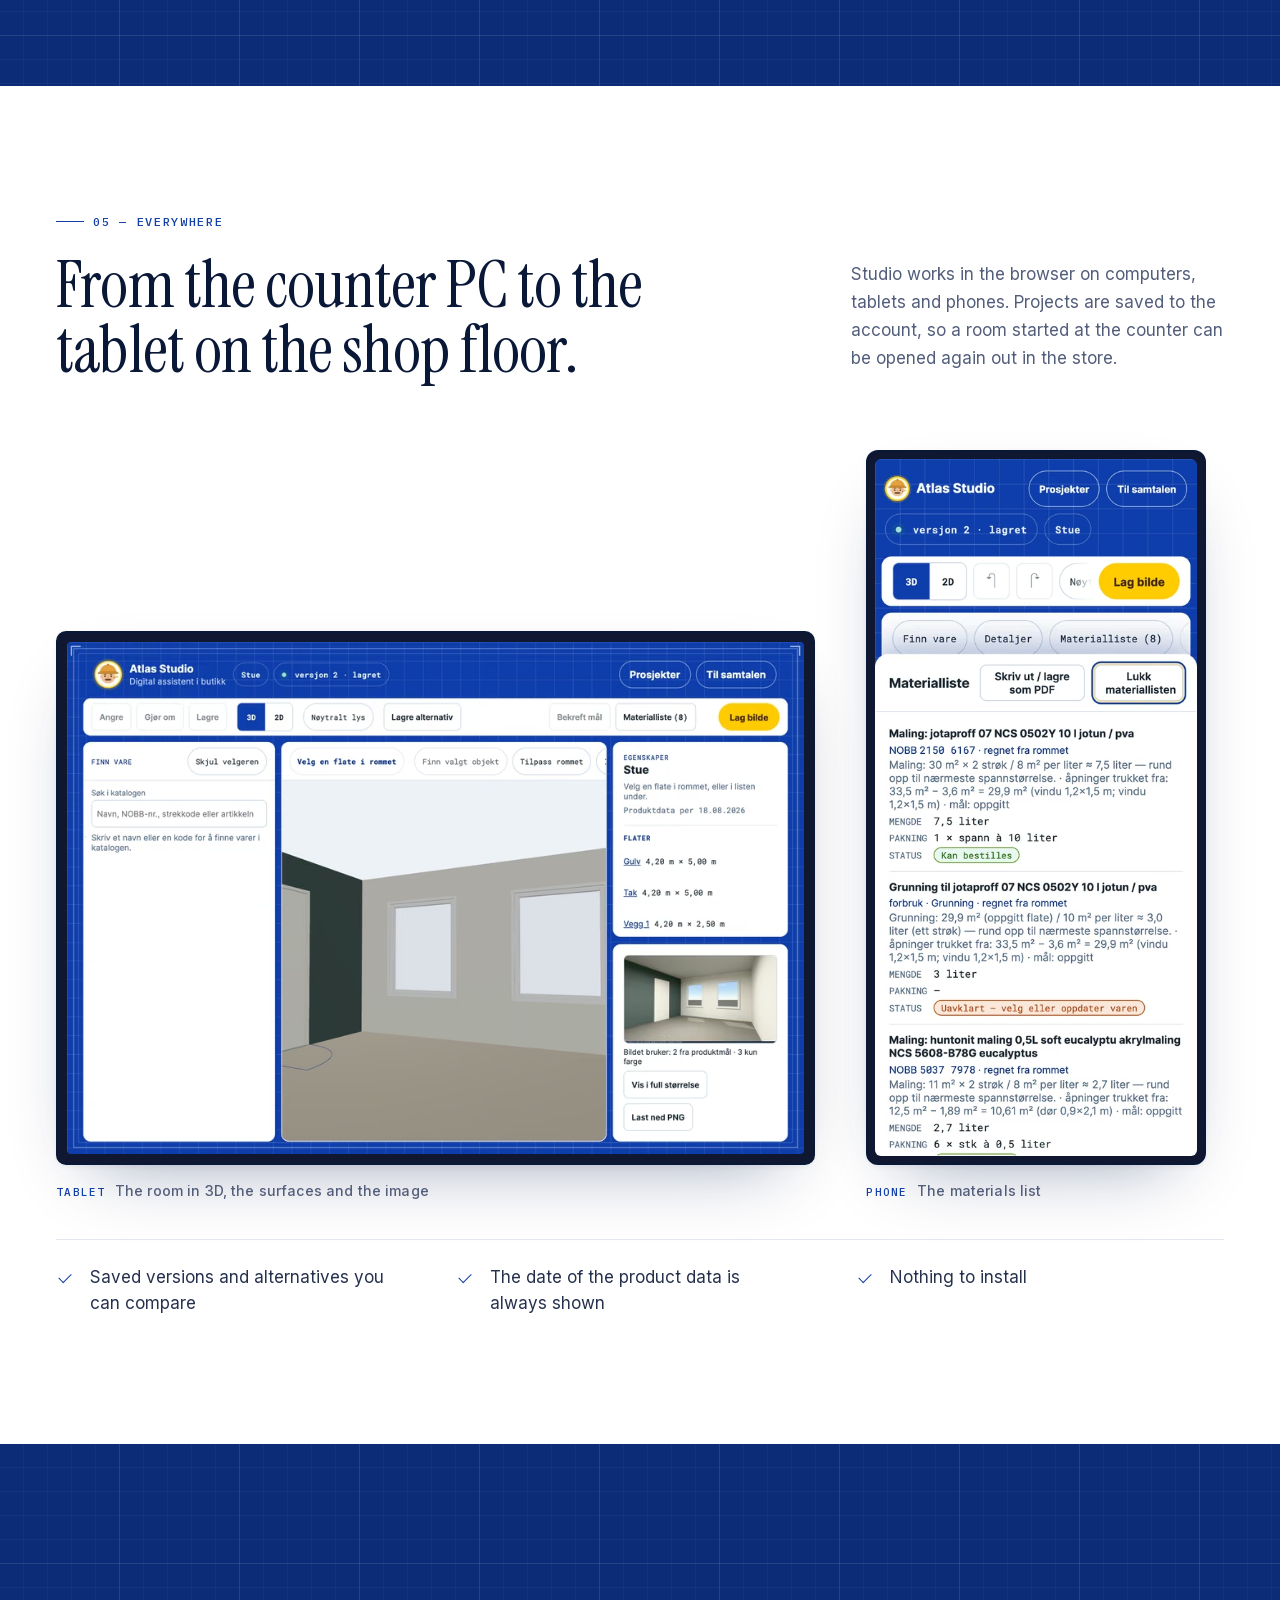
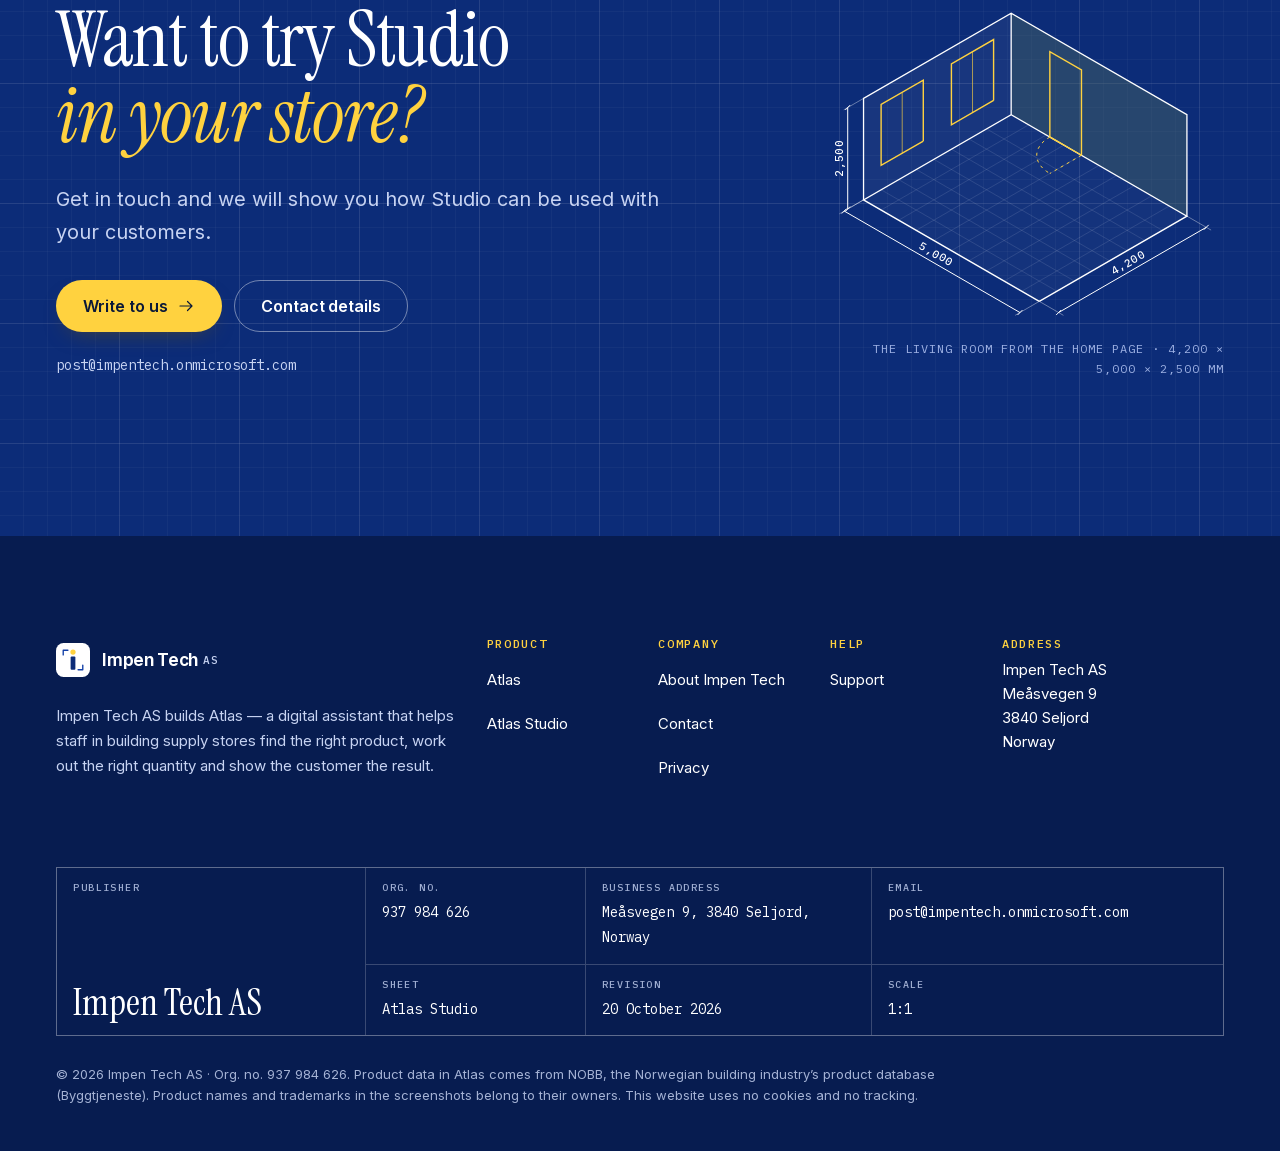
<file: en/studio/index.html>
<!doctype html>
<html lang="en">
<head>
<meta charset="utf-8">
<meta name="viewport" content="width=device-width, initial-scale=1, viewport-fit=cover">
<title>Atlas Studio — plan the room with real products | Impen Tech</title>
<meta name="description" content="Atlas Studio: plan a room with real measurements, put catalogue building products on walls and floors, add doors and windows, and get a materials list and a photorealistic image.">
<link rel="canonical" href="https://impentech.no/en/studio/">
<link rel="alternate" hreflang="nb" href="https://impentech.no/studio/">
<link rel="alternate" hreflang="en" href="https://impentech.no/en/studio/">
<link rel="alternate" hreflang="x-default" href="https://impentech.no/studio/">
<meta name="theme-color" content="#0c2c78">
<meta name="color-scheme" content="light">
<meta name="author" content="Impen Tech AS">
<meta name="format-detection" content="telephone=no">
<meta http-equiv="Content-Security-Policy" content="default-src 'self'; script-src 'self' 'sha256-xG0dW0UrB5r6I1DQE99ySOGf3HKf7XOHO17DQP6/F1c='; style-src 'self' 'unsafe-inline'; img-src 'self' data:; font-src 'self'; connect-src 'self'; manifest-src 'self'; base-uri 'self'; form-action 'none'; object-src 'none'">
<meta name="referrer" content="strict-origin-when-cross-origin">
<meta property="og:type" content="website">
<meta property="og:site_name" content="Impen Tech">
<meta property="og:locale" content="en_GB">
<meta property="og:locale:alternate" content="nb_NO">
<meta property="og:title" content="Atlas Studio — plan the room with real products | Impen Tech">
<meta property="og:description" content="Atlas Studio: plan a room with real measurements, put catalogue building products on walls and floors, add doors and windows, and get a materials list and a photorealistic image.">
<meta property="og:url" content="https://impentech.no/en/studio/">
<meta property="og:image" content="https://impentech.no/assets/img/og-en.jpg">
<meta property="og:image:type" content="image/jpeg">
<meta property="og:image:width" content="1200">
<meta property="og:image:height" content="630">
<meta property="og:image:alt" content="Impen Tech AS — Atlas, the digital assistant for building supply retail. A living room from Atlas Studio with its dimensions drawn over the image.">
<meta name="twitter:card" content="summary_large_image">
<meta name="twitter:title" content="Atlas Studio — plan the room with real products | Impen Tech">
<meta name="twitter:description" content="Atlas Studio: plan a room with real measurements, put catalogue building products on walls and floors, add doors and windows, and get a materials list and a photorealistic image.">
<meta name="twitter:image" content="https://impentech.no/assets/img/og-en.jpg">
<meta name="twitter:image:alt" content="Impen Tech AS — Atlas, the digital assistant for building supply retail. A living room from Atlas Studio with its dimensions drawn over the image.">
<link rel="icon" href="/favicon.svg" type="image/svg+xml">
<link rel="icon" href="/favicon.ico" sizes="32x32">
<link rel="manifest" href="/site.webmanifest">
<link rel="preload" href="/assets/fonts/instrument-serif.woff2" as="font" type="font/woff2" crossorigin>
<link rel="preload" href="/assets/fonts/instrument-serif-italic.woff2" as="font" type="font/woff2" crossorigin>
<link rel="preload" href="/assets/fonts/inter-var.woff2" as="font" type="font/woff2" crossorigin>
<link rel="preload" as="image" type="image/avif" imagesrcset="/assets/img/arbeidsflate-720.avif 720w, /assets/img/arbeidsflate-1080.avif 1080w, /assets/img/arbeidsflate-1440.avif 1440w, /assets/img/arbeidsflate-1920.avif 1920w, /assets/img/arbeidsflate-2560.avif 2560w" imagesizes="(min-width: 1800px) 1420px, (min-width: 1460px) 1340px, calc(100vw - 2 * clamp(16px, 4.4vw, 72px) - 16px)" media="(min-width: 701px)" fetchpriority="high">
<link rel="preload" as="image" type="image/avif" imagesrcset="/assets/img/arbeidsflate-m-480.avif 480w, /assets/img/arbeidsflate-m-720.avif 720w, /assets/img/arbeidsflate-m-960.avif 960w, /assets/img/arbeidsflate-m-1366.avif 1366w" imagesizes="calc(100vw - 2 * clamp(16px, 4.4vw, 72px) - 12px)" media="(max-width: 700px)" fetchpriority="high">
<link rel="stylesheet" href="/assets/css/site.css?v=m5">
<script>(function(d){d.classList.add("js");var s=0;try{s=sessionStorage.getItem("it-intro")}catch(e){}var m=window.matchMedia&&matchMedia("(prefers-reduced-motion: reduce)").matches;if(s)d.classList.add("intro-seen");else if(!m&&"IntersectionObserver"in window){d.classList.add("intro");setTimeout(function(){if(!d.classList.contains("intro-js"))d.classList.add("intro-done")},3000)}})(document.documentElement)</script>
<script src="/assets/js/site.js?v=m5" defer></script>
<script type="application/ld+json">{"@context": "https://schema.org", "@graph": [{"@type": "Organization", "@id": "https://impentech.no/#org", "name": "Impen Tech AS", "legalName": "Impen Tech AS", "alternateName": "Impen Tech", "url": "https://impentech.no/", "email": "post@impentech.onmicrosoft.com", "logo": {"@type": "ImageObject", "url": "https://impentech.no/assets/img/impen-tech-512.png", "width": 512, "height": 512}, "identifier": {"@type": "PropertyValue", "propertyID": "Organisasjonsnummer (Enhetsregisteret)", "value": "937984626"}, "address": {"@type": "PostalAddress", "streetAddress": "Meåsvegen 9", "postalCode": "3840", "addressLocality": "Seljord", "addressRegion": "Telemark", "addressCountry": "NO"}, "contactPoint": {"@type": "ContactPoint", "contactType": "customer support", "email": "post@impentech.onmicrosoft.com", "availableLanguage": ["nb", "en"]}, "sameAs": ["https://virksomhet.brreg.no/nb/oppslag/enheter/937984626"]}, {"@type": "WebSite", "@id": "https://impentech.no/#site", "url": "https://impentech.no/", "name": "Impen Tech", "publisher": {"@id": "https://impentech.no/#org"}, "inLanguage": ["nb", "en"]}, {"@type": "WebPage", "@id": "https://impentech.no/en/studio/#page", "url": "https://impentech.no/en/studio/", "name": "Atlas Studio — plan the room with real products | Impen Tech", "description": "Atlas Studio: plan a room with real measurements, put catalogue building products on walls and floors, add doors and windows, and get a materials list and a photorealistic image.", "inLanguage": "en", "isPartOf": {"@id": "https://impentech.no/#site"}, "publisher": {"@id": "https://impentech.no/#org"}, "about": {"@id": "https://impentech.no/#org"}, "dateModified": "2026-10-20", "breadcrumb": {"@type": "BreadcrumbList", "itemListElement": [{"@type": "ListItem", "position": 1, "name": "Home", "item": "https://impentech.no/en/"}, {"@type": "ListItem", "position": 2, "name": "Atlas Studio", "item": "https://impentech.no/en/studio/"}]}}, {"@type": "SoftwareApplication", "@id": "https://impentech.no/en/#atlas", "name": "Atlas", "applicationCategory": "BusinessApplication", "operatingSystem": "Web", "browserRequirements": "An up-to-date browser on a computer, tablet or phone", "description": "Digital assistant for staff in building supply retail: a conversation that understands the project, search across more than 760,000 building products, product passports and Atlas Studio.", "url": "https://impentech.no/en/atlas/", "publisher": {"@id": "https://impentech.no/#org"}, "inLanguage": "en"}]}</script>
</head>
<body>
<a class="skip-link" href="#innhold">Skip to content</a>
<header class="site-header">
  <div class="wrap site-header__in">
    <a class="brand" href="/en/"><svg class="brand__mark" viewBox="0 0 40 40" aria-hidden="true" focusable="false"><rect width="40" height="40" rx="9" fill="#0c2c78"/><path d="M8.5 14V8.5H14M31.5 26v5.5H26" fill="none" stroke="#8ea6e4" stroke-width="1.6" stroke-linecap="round" stroke-linejoin="round"/><rect x="17.2" y="16" width="5.6" height="15.5" rx="1.2" fill="#ffffff"/><circle cx="20" cy="10.6" r="3.1" fill="#ffd23f"/></svg><span class="brand__name">Impen Tech <small>AS</small></span><span class="sr-only"> – home</span></a>
    <nav class="nav" aria-label="Main menu"><a href="/en/atlas/">Atlas</a><a href="/en/studio/" aria-current="page">Atlas Studio</a><a href="/en/about/">About</a><a href="/en/support/">Support</a><a href="/en/contact/">Contact</a></nav>
    <a class="lang" href="/studio/" hreflang="nb"><svg viewBox="0 0 24 24" fill="none" stroke="currentColor" stroke-width="1.6" stroke-linecap="round" stroke-linejoin="round" aria-hidden="true" focusable="false"><circle cx="12" cy="12" r="9"/><path d="M3 12h18M12 3c2.5 2.6 3.8 5.6 3.8 9s-1.3 6.4-3.8 9c-2.5-2.6-3.8-5.6-3.8-9S9.5 5.6 12 3z"/></svg><span class="lang__code">NO</span><span class="sr-only" lang="nb"> (norsk)</span></a>
    <a class="btn btn--ink btn--sm header-cta" href="/en/contact/">Get in touch</a>
    <details class="menu">
      <summary><span class="menu__icon" aria-hidden="true"><i></i><i></i></span><span>Menu</span></summary>
      <nav class="menu__panel" aria-label="Main menu"><a href="/en/atlas/"><span>Atlas</span><span class="mono">01</span></a><a href="/en/studio/" aria-current="page"><span>Atlas Studio</span><span class="mono">02</span></a><a href="/en/about/"><span>About</span><span class="mono">03</span></a><a href="/en/support/"><span>Support</span><span class="mono">04</span></a><a href="/en/contact/"><span>Contact</span><span class="mono">05</span></a><hr><a href="/en/privacy/"><span>Privacy</span><span class="mono">06</span></a><a href="/studio/" hreflang="nb" lang="nb"><span>Norsk</span><span class="mono">NO</span></a></nav>
    </details>
  </div>
</header>
<main id="innhold" tabindex="-1">
<section class="hero paper-grid" aria-labelledby="hero-h">
  <div class="wrap">
    <div class="hero__meta"><p class="label reveal">Atlas Studio</p><p class="label label--plain reveal">Room · products · materials list · image</p></div>
    <h1 class="display reveal" id="hero-h">Plan the room with <em>real products.</em></h1>
    <div class="hero__grid">
      <p class="lede reveal reveal-d1">Build the room together with the customer: real measurements, catalogue products on walls and floors, doors and windows — and finally a materials list and a photorealistic image.</p>
      <div class="hero__side reveal reveal-d2">
        <div class="actions"><a class="btn btn--primary" href="mailto:post@impentech.onmicrosoft.com?subject=Atlas%20Studio%20demo">Request a demo<svg viewBox="0 0 24 24" fill="none" stroke="currentColor" stroke-width="1.6" stroke-linecap="round" stroke-linejoin="round" aria-hidden="true" focusable="false"><path d="M4 12h16M14 6l6 6-6 6"/></svg></a><a class="btn btn--line" href="#flyt">How it works</a></div>
        <ul class="facts facts--grid"><li>2D and 3D</li><li>Photorealistic image</li><li>Materials list with packs</li><li>Saved as versions</li></ul>
      </div>
    </div>
  </div>
  <div class="wrap hero__figure reveal reveal-d2">
    <figure class="plate plate--shadow">
      <div class="kote" aria-hidden="true"><span>Atlas Studio · in the browser</span></div>
      <div class="plate__frame pinned"><picture><source media="(max-width: 700px)" type="image/avif" srcset="/assets/img/arbeidsflate-m-480.avif 480w, /assets/img/arbeidsflate-m-720.avif 720w, /assets/img/arbeidsflate-m-960.avif 960w, /assets/img/arbeidsflate-m-1366.avif 1366w" sizes="calc(100vw - 2 * clamp(16px, 4.4vw, 72px) - 12px)" width="960" height="883"><source media="(max-width: 700px)" type="image/webp" srcset="/assets/img/arbeidsflate-m-480.webp 480w, /assets/img/arbeidsflate-m-720.webp 720w, /assets/img/arbeidsflate-m-960.webp 960w, /assets/img/arbeidsflate-m-1366.webp 1366w" sizes="calc(100vw - 2 * clamp(16px, 4.4vw, 72px) - 12px)" width="960" height="883"><source media="(max-width: 700px)" srcset="/assets/img/arbeidsflate-m-480.jpg 480w, /assets/img/arbeidsflate-m-720.jpg 720w, /assets/img/arbeidsflate-m-960.jpg 960w, /assets/img/arbeidsflate-m-1366.jpg 1366w" sizes="calc(100vw - 2 * clamp(16px, 4.4vw, 72px) - 12px)" width="960" height="883"><source type="image/avif" srcset="/assets/img/arbeidsflate-720.avif 720w, /assets/img/arbeidsflate-1080.avif 1080w, /assets/img/arbeidsflate-1440.avif 1440w, /assets/img/arbeidsflate-1920.avif 1920w, /assets/img/arbeidsflate-2560.avif 2560w" sizes="(min-width: 1800px) 1420px, (min-width: 1460px) 1340px, calc(100vw - 2 * clamp(16px, 4.4vw, 72px) - 16px)"><source type="image/webp" srcset="/assets/img/arbeidsflate-720.webp 720w, /assets/img/arbeidsflate-1080.webp 1080w, /assets/img/arbeidsflate-1440.webp 1440w, /assets/img/arbeidsflate-1920.webp 1920w, /assets/img/arbeidsflate-2560.webp 2560w" sizes="(min-width: 1800px) 1420px, (min-width: 1460px) 1340px, calc(100vw - 2 * clamp(16px, 4.4vw, 72px) - 16px)"><img src="/assets/img/arbeidsflate-1920.jpg" srcset="/assets/img/arbeidsflate-720.jpg 720w, /assets/img/arbeidsflate-1080.jpg 1080w, /assets/img/arbeidsflate-1440.jpg 1440w, /assets/img/arbeidsflate-1920.jpg 1920w, /assets/img/arbeidsflate-2560.jpg 2560w" sizes="(min-width: 1800px) 1420px, (min-width: 1460px) 1340px, calc(100vw - 2 * clamp(16px, 4.4vw, 72px) - 16px)" width="1920" height="1200" alt="Atlas Studio in the browser with the project “Stue” (living room; interface in Norwegian): the search field on the left, the room in 3D seen from the corner in the middle, and on the right the room’s surfaces with dimensions — floor and ceiling 4.20 × 5.00 m, walls 2.50 m high — and the finished image." fetchpriority="high" decoding="async"></picture><span class="pin" style="--x:21.45%;--y:31.00%" aria-hidden="true">1</span><span class="pin" style="--x:24.77%;--y:18.31%" aria-hidden="true">2</span><span class="pin" style="--x:54.69%;--y:86.25%" aria-hidden="true">3</span><span class="pin" style="--x:75.51%;--y:38.25%" aria-hidden="true">4</span><span class="pin" style="--x:75.51%;--y:73.12%" aria-hidden="true">5</span><span class="pin" style="--x:83.59%;--y:10.50%" aria-hidden="true">6</span></div>
      <ol class="pinlist"><li><span class="n">1</span><span><strong>Find product</strong>Search the catalogue by name or code — here “innerdør” (interior door).</span></li><li><span class="n">2</span><span><strong>The views</strong>3D or 2D, interior and the “from the corner” camera.</span></li><li><span class="n">3</span><span><strong>The room</strong>Products on walls and floor; doors and windows with their own dimensions.</span></li><li><span class="n">4</span><span><strong>Surfaces</strong>Every surface with its dimensions — click to select.</span></li><li><span class="n">5</span><span><strong>Finished image</strong>The image of the room, ready to show the customer.</span></li><li><span class="n">6</span><span><strong>Materials list</strong>Eight lines for this living room.</span></li></ol>
      <figcaption class="cap"><span class="cap__fig">Fig. 1</span><p>The Atlas Studio workspace with the living room from the home page, with a catalogue search for “innerdør” (interior door). Product data is dated, and the project is saved as versions. Atlas is shown in its Norwegian interface.</p></figcaption>
    </figure>
  </div>
</section><section class="section" id="flyt" aria-labelledby="flyt-h">
  <div class="wrap">
    <div class="sec-head">
      <p class="label">01 — Workflow</p>
      <h2 class="title reveal" id="flyt-h">Four steps from empty room to finished image.</h2>
      
    </div>
    <ol class="steps">
      <li class="reveal"><svg viewBox="0 0 64 64" fill="none" stroke="currentColor" stroke-width="1.5" stroke-linecap="round" stroke-linejoin="round" aria-hidden="true" focusable="false"><rect x="12" y="20" width="40" height="32" rx="1"/><path d="M12 12v6M52 12v6M12 14h40" /><path d="M9 17l6-6M49 17l6-6" stroke-width="1"/><path d="M58 20h-4M58 52h-4M56 20v32"/></svg><span class="n">Step 1</span><h3 class="h3">Measure the room</h3><p>Enter width, length and height. Measurements always come from you, never from a product name.</p></li>
      <li class="reveal reveal-d1"><svg viewBox="0 0 64 64" fill="none" stroke="currentColor" stroke-width="1.5" stroke-linecap="round" stroke-linejoin="round" aria-hidden="true" focusable="false"><rect x="10" y="10" width="20" height="20" rx="1"/><rect x="34" y="10" width="20" height="20" rx="1"/><rect x="10" y="34" width="20" height="20" rx="1"/><circle cx="45" cy="45" r="8"/><path d="M51 51l6 6"/></svg><span class="n">Step 2</span><h3 class="h3">Choose products</h3><p>Pick a wall, floor or ceiling and search by name or code. Studio checks that the product fits the surface — paint on a door is refused with an explanation.</p></li>
      <li class="reveal reveal-d2"><svg viewBox="0 0 64 64" fill="none" stroke="currentColor" stroke-width="1.5" stroke-linecap="round" stroke-linejoin="round" aria-hidden="true" focusable="false"><path d="M10 54h44"/><path d="M14 54V12h16v42"/><path d="M30 12l14 6v36"/><path d="M44 54A30 30 0 0 0 14 24" stroke-dasharray="3 3" stroke-width="1"/></svg><span class="n">Step 3</span><h3 class="h3">Doors and windows</h3><p>Add doors and windows from the catalogue. They keep the product’s own dimensions — in 3D, in 2D and in the image.</p></li>
      <li class="reveal reveal-d3"><svg viewBox="0 0 64 64" fill="none" stroke="currentColor" stroke-width="1.5" stroke-linecap="round" stroke-linejoin="round" aria-hidden="true" focusable="false"><rect x="8" y="12" width="28" height="40" rx="1"/><path d="M14 22h16M14 30h16M14 38h10"/><rect x="30" y="26" width="26" height="22" rx="1" fill="#fff"/><path d="M33 44l7-8 5 5 4-4 5 7"/><circle cx="49" cy="32" r="2"/></svg><span class="n">Step 4</span><h3 class="h3">List and image</h3><p>Get a materials list with quantities and packs, and create a photorealistic image of the room.</p></li>
    </ol>
  </div>
</section><section class="section section--kalk" aria-labelledby="visning-h">
  <div class="wrap">
    <div class="sec-head">
      <p class="label">02 — Views</p>
      <h2 class="title reveal" id="visning-h">From inside in 3D, from above in 2D.</h2>
      <div class="sec-head__text reveal reveal-d1"><p>Switch views with one click. Everything is saved as versions, so you can undo, save alternatives and compare them.</p></div>
    </div>
    <div class="compare compare--uneven">
      <figure class="plate reveal"><div class="kote" aria-hidden="true"><span>3D</span></div><div class="plate__frame"><picture><source type="image/avif" srcset="/assets/img/visning-3d-640.avif 640w, /assets/img/visning-3d-960.avif 960w, /assets/img/visning-3d-1280.avif 1280w, /assets/img/visning-3d-1600.avif 1600w, /assets/img/visning-3d-1920.avif 1920w" sizes="(min-width: 1800px) 920px, (min-width: 1460px) 860px, (min-width: 861px) 60vw, calc(100vw - 2 * clamp(16px, 4.4vw, 72px) - 16px)"><source type="image/webp" srcset="/assets/img/visning-3d-640.webp 640w, /assets/img/visning-3d-960.webp 960w, /assets/img/visning-3d-1280.webp 1280w, /assets/img/visning-3d-1600.webp 1600w, /assets/img/visning-3d-1920.webp 1920w" sizes="(min-width: 1800px) 920px, (min-width: 1460px) 860px, (min-width: 861px) 60vw, calc(100vw - 2 * clamp(16px, 4.4vw, 72px) - 16px)"><img src="/assets/img/visning-3d-1280.jpg" srcset="/assets/img/visning-3d-640.jpg 640w, /assets/img/visning-3d-960.jpg 960w, /assets/img/visning-3d-1280.jpg 1280w, /assets/img/visning-3d-1600.jpg 1600w, /assets/img/visning-3d-1920.jpg 1920w" sizes="(min-width: 1800px) 920px, (min-width: 1460px) 860px, (min-width: 861px) 60vw, calc(100vw - 2 * clamp(16px, 4.4vw, 72px) - 16px)" width="1280" height="720" alt="The living room in the 3D view: green accent wall with a door on the left, two windows in the wall ahead and the door swing drawn on the floor." decoding="async"></picture></div><figcaption class="cap"><span class="cap__fig">Fig. 2</span><p>Interior, seen from the corner.</p></figcaption></figure>
      <div class="compare__arrow" aria-hidden="true"><svg viewBox="0 0 40 40" fill="none" stroke="currentColor" stroke-width="1.4"><path d="M8 15h24M26 9l6 6-6 6M32 25H8M14 19l-6 6 6 6"/></svg></div>
      <figure class="plate reveal reveal-d1"><div class="kote" aria-hidden="true"><span>2D</span></div><div class="plate__frame"><picture><source type="image/avif" srcset="/assets/img/visning-2d-480.avif 480w, /assets/img/visning-2d-720.avif 720w, /assets/img/visning-2d-960.avif 960w, /assets/img/visning-2d-1130.avif 1130w" sizes="(min-width: 1800px) 560px, (min-width: 1460px) 480px, (min-width: 861px) 34vw, calc(100vw - 2 * clamp(16px, 4.4vw, 72px) - 16px)"><source type="image/webp" srcset="/assets/img/visning-2d-480.webp 480w, /assets/img/visning-2d-720.webp 720w, /assets/img/visning-2d-960.webp 960w, /assets/img/visning-2d-1130.webp 1130w" sizes="(min-width: 1800px) 560px, (min-width: 1460px) 480px, (min-width: 861px) 34vw, calc(100vw - 2 * clamp(16px, 4.4vw, 72px) - 16px)"><img src="/assets/img/visning-2d-1130.jpg" srcset="/assets/img/visning-2d-480.jpg 480w, /assets/img/visning-2d-720.jpg 720w, /assets/img/visning-2d-960.jpg 960w, /assets/img/visning-2d-1130.jpg 1130w" sizes="(min-width: 1800px) 560px, (min-width: 1460px) 480px, (min-width: 861px) 34vw, calc(100vw - 2 * clamp(16px, 4.4vw, 72px) - 16px)" width="1130" height="1260" alt="The same room from above: the windows at the top, the door in the accent wall on the left and the door swing." decoding="async"></picture></div><figcaption class="cap"><span class="cap__fig">Fig. 3</span><p>From above, with the door swing.</p></figcaption></figure>
    </div>
  </div>
</section><section class="section" id="materialliste" aria-labelledby="liste-h">
  <div class="wrap">
    <div class="sec-head">
      <p class="label">03 — Materials list</p>
      <h2 class="title reveal" id="liste-h">Quantities from the room&nbsp;— with the working shown.</h2>
      <div class="sec-head__text reveal reveal-d1"><p>Studio works out how much of each product is needed from the room’s surfaces. Doors and windows are subtracted, and quantities are rounded up to whole packs.</p></div>
    </div>
    <div class="bom reveal">
  <div class="bom__head"><h3>Materials list · Living room<span>8 lines · 5 can be ordered</span></h3><span class="chip">Product data as of 18 Aug 2026</span></div>
  <table>
    <caption class="sr-only">The materials list for the living room in Atlas Studio</caption>
    <thead><tr><th scope="col">Product</th><th scope="col">Quantity</th><th scope="col">Pack</th><th scope="col">Status</th></tr></thead>
    <tbody><tr><td><span class="item"><i style=background:#F3F1EA></i>Wall paint</span><span class="sub">NCS S 0502-Y · NOBB 2150 6167</span><span class="basis">30 m² × 2 coats ÷ 8 m² per litre. Openings subtracted: 33.5 − 3.6 = 29.9 m² (two windows 1.2 × 1.5 m).</span></td><td class="q" data-k="Quantity">7.5 litres</td><td class="q" data-k="Pack">1 × 10-litre tin</td><td class="st" data-k="Status"><span class="tag tag--ok">Can be ordered</span></td></tr><tr class=is-open><td><span class="item">Primer for the wall paint</span><span class="sub">no product chosen</span><span class="basis">29.9 m² ÷ 10 m² per litre, one coat.</span></td><td class="q" data-k="Quantity">3.0 litres</td><td class="q" data-k="Pack">—</td><td class="st" data-k="Status"><span class="tag tag--warn">Unresolved — choose or update the product</span></td></tr><tr><td><span class="item"><i style=background:#4f6b62></i>Wall paint, accent wall</span><span class="sub">NCS S 5608-B78G · NOBB 5037 7978</span><span class="basis">11 m² × 2 coats ÷ 8 m² per litre. Openings subtracted: 12.5 − 1.89 = 10.61 m² (door 0.9 × 2.1 m).</span></td><td class="q" data-k="Quantity">2.7 litres</td><td class="q" data-k="Pack">6 × 0.5 l</td><td class="st" data-k="Status"><span class="tag tag--ok">Can be ordered</span></td></tr><tr class=is-open><td><span class="item">Primer for the accent wall</span><span class="sub">no product chosen</span><span class="basis">10.6 m² ÷ 10 m² per litre, one coat.</span></td><td class="q" data-k="Quantity">1.1 litres</td><td class="q" data-k="Pack">—</td><td class="st" data-k="Status"><span class="tag tag--warn">Unresolved — choose or update the product</span></td></tr><tr><td><span class="item"><i style=background:#8f8a80></i>Floor paint, tinted to the customer’s code</span><span class="sub">NCS S 5005-Y20R · NOBB 4801 8017</span><span class="basis">21 m² × 2 coats ÷ 8 m² per litre.</span></td><td class="q" data-k="Quantity">5.2 litres</td><td class="q" data-k="Pack">1 × 10-litre tin</td><td class="st" data-k="Status"><span class="tag tag--ok">Can be ordered</span></td></tr><tr class=is-open><td><span class="item">Primer for the floor</span><span class="sub">no product chosen</span><span class="basis">21.0 m² ÷ 10 m² per litre, one coat.</span></td><td class="q" data-k="Quantity">2.1 litres</td><td class="q" data-k="Pack">—</td><td class="st" data-k="Status"><span class="tag tag--warn">Unresolved — choose or update the product</span></td></tr><tr><td><span class="item">Window, two sashes, side-hung</span><span class="sub">1,200 × 1,500 · NOBB 4318 3325</span><span class="basis">Quantity: 2 placed in the room.</span></td><td class="q" data-k="Quantity">2 pcs</td><td class="q" data-k="Pack">2 × 1 pc</td><td class="st" data-k="Status"><span class="tag tag--ok">Can be ordered</span></td></tr><tr><td><span class="item">Interior door</span><span class="sub">900 × 2,100 · NOBB 4287 1114</span><span class="basis">Quantity: 1 placed in the room.</span></td><td class="q" data-k="Quantity">1 pc</td><td class="q" data-k="Pack">1 × 1 pc</td><td class="st" data-k="Status"><span class="tag tag--ok">Can be ordered</span></td></tr></tbody>
  </table>
  <p class="bom__foot"><span>Measurements: given by the customer · calculated from the room</span><span>Can be printed or saved as PDF</span></p>
</div>
    <p class="note reveal">Every line shows the working, the quantity, the pack and the status — and the list can be printed or saved as a PDF for the customer. If the customer chooses oak parquet (NOBB 4660 6072) instead of floor paint, the floor line becomes 21.0 m² + 10% cutting waste = 23.1 m², i.e. 9 packs of 2.72 m² — and the underlay stays unresolved until one is chosen. Both choices can be saved as alternatives and compared.</p>
  </div>
</section><section class="band section" aria-labelledby="foto-h">
  <div class="wrap">
    <div class="sec-head">
      <p class="label">04 — Photorealistic image</p>
      <h2 class="title reveal" id="foto-h">The image shows what it is based on.</h2>
      <div class="sec-head__text reveal reveal-d1"><p>“Create image” turns the room into a photorealistic image from the same camera as the 3D view. The image can be downloaded and given to the customer — and it states which products it is made from.</p></div>
    </div>
    <div class="feature feature--top">
      <figure class="plate feature__media feature__media--wide reveal"><div class="kote" aria-hidden="true"><span>Finished image · 2,560 × 1,440</span></div><div class="plate__frame"><picture><source type="image/avif" srcset="/assets/img/rom-169-640.avif 640w, /assets/img/rom-169-960.avif 960w, /assets/img/rom-169-1280.avif 1280w, /assets/img/rom-169-1600.avif 1600w, /assets/img/rom-169-1920.avif 1920w" sizes="(min-width: 1800px) 940px, (min-width: 1460px) 800px, (min-width: 980px) 56vw, calc(100vw - 2 * clamp(16px, 4.4vw, 72px) - 16px)"><source type="image/webp" srcset="/assets/img/rom-169-640.webp 640w, /assets/img/rom-169-960.webp 960w, /assets/img/rom-169-1280.webp 1280w, /assets/img/rom-169-1600.webp 1600w, /assets/img/rom-169-1920.webp 1920w" sizes="(min-width: 1800px) 940px, (min-width: 1460px) 800px, (min-width: 980px) 56vw, calc(100vw - 2 * clamp(16px, 4.4vw, 72px) - 16px)"><img src="/assets/img/rom-169-1280.jpg" srcset="/assets/img/rom-169-640.jpg 640w, /assets/img/rom-169-960.jpg 960w, /assets/img/rom-169-1280.jpg 1280w, /assets/img/rom-169-1600.jpg 1600w, /assets/img/rom-169-1920.jpg 1920w" sizes="(min-width: 1800px) 940px, (min-width: 1460px) 800px, (min-width: 980px) 56vw, calc(100vw - 2 * clamp(16px, 4.4vw, 72px) - 16px)" width="1280" height="720" alt="The finished image of the living room: green accent wall with a white door, two windows in daylight and sunlight on the painted floor." decoding="async"></picture></div>
        <p class="strip mono"><span class="sr-only">The image’s bottom strip: </span>NOBB 21506167D~ 42871114B~ 43183325B 48018017D~K 50377978D~ V:ED2AC0EF M:ED3760F2</p>
        <figcaption class="cap"><span class="cap__fig">Fig. 4</span><p>Each image carries a strip listing the products it is based on, with NOBB numbers and how each product is shown: B = the product’s own dimensions, D = documented colour, ~ = approximate, K = the customer’s colour code. Last come the image’s version (V) and a check code (M).</p></figcaption>
      </figure>
      <div class="feature__text feature__text--side reveal reveal-d1">
        <figure class="detail"><picture><source type="image/avif" srcset="/assets/img/veggdetalj-326.avif 326w, /assets/img/veggdetalj-489.avif 489w, /assets/img/veggdetalj-653.avif 653w" sizes="(min-width: 980px) 326px, 80vw"><source type="image/webp" srcset="/assets/img/veggdetalj-326.webp 326w, /assets/img/veggdetalj-489.webp 489w, /assets/img/veggdetalj-653.webp 653w" sizes="(min-width: 980px) 326px, 80vw"><img src="/assets/img/veggdetalj-653.jpg" srcset="/assets/img/veggdetalj-326.jpg 326w, /assets/img/veggdetalj-489.jpg 489w, /assets/img/veggdetalj-653.jpg 653w" sizes="(min-width: 980px) 326px, 80vw" width="653" height="922" alt="The accent wall’s properties in Atlas Studio (interface in Norwegian): the wall is 5.00 × 2.50 m, given by the customer, and the paint shows the colour code NCS S 5608-B78G marked as an approximate colour from the product’s own data." decoding="async"></picture>
          <figcaption class="cap"><span class="cap__fig">Fig. 5</span><p>The accent wall in Studio: the colour comes from the product’s own data and is marked as approximate.</p></figcaption></figure>
      </div>
    </div>
    <ul class="checks checks--row reveal">
      <li>Colour only from a documented code — or the customer’s own</li>
      <li>Marked “approximate”: a screen is not a colour sample</li>
      <li>Without a faithful rendering, the product is shown as an illustration</li>
      <li>If the room changes afterwards, the image is marked as out of date</li>
    </ul>
  </div>
</section><section class="section" aria-labelledby="mobil-h">
  <div class="wrap">
    <div class="sec-head">
      <p class="label">05 — Everywhere</p>
      <h2 class="title reveal" id="mobil-h">From the counter PC to the tablet on the shop floor.</h2>
      <div class="sec-head__text reveal reveal-d1"><p>Studio works in the browser on computers, tablets and phones. Projects are saved to the account, so a room started at the counter can be opened again out in the store.</p></div>
    </div>
    <div class="showcase">
      <figure class="device device--tab reveal"><div class="device__screen"><picture><source type="image/avif" srcset="/assets/img/enhet-nettbrett-600.avif 600w, /assets/img/enhet-nettbrett-900.avif 900w, /assets/img/enhet-nettbrett-1200.avif 1200w, /assets/img/enhet-nettbrett-1800.avif 1800w, /assets/img/enhet-nettbrett-2360.avif 2360w" sizes="(min-width: 1800px) 980px, (min-width: 1460px) 900px, (min-width: 761px) calc((100vw - 2 * clamp(16px, 4.4vw, 72px)) * .68), calc(100vw - 2 * clamp(16px, 4.4vw, 72px) - 24px)"><source type="image/webp" srcset="/assets/img/enhet-nettbrett-600.webp 600w, /assets/img/enhet-nettbrett-900.webp 900w, /assets/img/enhet-nettbrett-1200.webp 1200w, /assets/img/enhet-nettbrett-1800.webp 1800w, /assets/img/enhet-nettbrett-2360.webp 2360w" sizes="(min-width: 1800px) 980px, (min-width: 1460px) 900px, (min-width: 761px) calc((100vw - 2 * clamp(16px, 4.4vw, 72px)) * .68), calc(100vw - 2 * clamp(16px, 4.4vw, 72px) - 24px)"><img src="/assets/img/enhet-nettbrett-1200.jpg" srcset="/assets/img/enhet-nettbrett-600.jpg 600w, /assets/img/enhet-nettbrett-900.jpg 900w, /assets/img/enhet-nettbrett-1200.jpg 1200w, /assets/img/enhet-nettbrett-1800.jpg 1800w, /assets/img/enhet-nettbrett-2360.jpg 2360w" sizes="(min-width: 1800px) 980px, (min-width: 1460px) 900px, (min-width: 761px) calc((100vw - 2 * clamp(16px, 4.4vw, 72px)) * .68), calc(100vw - 2 * clamp(16px, 4.4vw, 72px) - 24px)" width="1200" height="834" alt="Atlas Studio on a tablet in landscape (interface in Norwegian): the room in 3D, the surfaces with dimensions and the finished image." decoding="async"></picture></div><figcaption class="device__cap">Tablet<span>The room in 3D, the surfaces and the image</span></figcaption></figure>
      <figure class="device device--mobile reveal reveal-d1"><div class="device__screen"><picture><source type="image/avif" srcset="/assets/img/enhet-mobil-liste-300.avif 300w, /assets/img/enhet-mobil-liste-450.avif 450w, /assets/img/enhet-mobil-liste-600.avif 600w, /assets/img/enhet-mobil-liste-900.avif 900w, /assets/img/enhet-mobil-liste-1170.avif 1170w" sizes="(min-width: 1460px) 340px, (min-width: 761px) 26vw, 300px"><source type="image/webp" srcset="/assets/img/enhet-mobil-liste-300.webp 300w, /assets/img/enhet-mobil-liste-450.webp 450w, /assets/img/enhet-mobil-liste-600.webp 600w, /assets/img/enhet-mobil-liste-900.webp 900w, /assets/img/enhet-mobil-liste-1170.webp 1170w" sizes="(min-width: 1460px) 340px, (min-width: 761px) 26vw, 300px"><img src="/assets/img/enhet-mobil-liste-1170.jpg" srcset="/assets/img/enhet-mobil-liste-300.jpg 300w, /assets/img/enhet-mobil-liste-450.jpg 450w, /assets/img/enhet-mobil-liste-600.jpg 600w, /assets/img/enhet-mobil-liste-900.jpg 900w, /assets/img/enhet-mobil-liste-1170.jpg 1170w" sizes="(min-width: 1460px) 340px, (min-width: 761px) 26vw, 300px" width="1170" height="2532" alt="The Atlas Studio materials list in a mobile browser: wall paint 7.5 litres, one 10-litre tin, can be ordered; primer 3 litres, unresolved." decoding="async"></picture></div><figcaption class="device__cap">Phone<span>The materials list</span></figcaption></figure>
    </div>
    <ul class="checks checks--row reveal">
      <li>Saved versions and alternatives you can compare</li>
      <li>The date of the product data is always shown</li>
      <li>Nothing to install</li>
    </ul>
  </div>
</section><section class="band cta" aria-labelledby="cta-h">
  <div class="wrap cta__in">
    <div class="cta__main">
      <h2 class="title reveal" id="cta-h">Want to try Studio <em>in your store?</em></h2>
      <p class="cta__text reveal reveal-d1">Get in touch and we will show you how Studio can be used with your customers.</p>
      <div class="actions reveal reveal-d2"><a class="btn btn--primary" href="mailto:post@impentech.onmicrosoft.com?subject=Atlas%20Studio">Write to us<svg viewBox="0 0 24 24" fill="none" stroke="currentColor" stroke-width="1.6" stroke-linecap="round" stroke-linejoin="round" aria-hidden="true" focusable="false"><path d="M4 12h16M14 6l6 6-6 6"/></svg></a><a class="btn btn--line" href="/en/contact/">Contact details</a></div>
      <p class="cta__mail mono">post@impentech.onmicrosoft.com</p>
    </div>
    <figure class="cta__art"><svg class="axo axo--cta draw" viewBox="-523 -740 977 820" aria-hidden="true" focusable="false"><path class="axo__grid" d="M43.3 -25.0L-389.7 -275.0M86.6 -50.0L-346.4 -300.0M129.9 -75.0L-303.1 -325.0M173.2 -100.0L-259.8 -350.0M216.5 -125.0L-216.5 -375.0M259.8 -150.0L-173.2 -400.0M303.1 -175.0L-129.9 -425.0M-43.3 -25.0L320.4 -235.0M-86.6 -50.0L277.1 -260.0M-129.9 -75.0L233.8 -285.0M-173.2 -100.0L190.5 -310.0M-216.5 -125.0L147.2 -335.0M-259.8 -150.0L103.9 -360.0M-303.1 -175.0L60.6 -385.0M-346.4 -200.0L17.3 -410.0M-389.7 -225.0L-26.0 -435.0"/><path class="axo__floor" d="M0.0 -0.0L363.7 -210.0L-69.3 -460.0L-433.0 -250.0Z"/><path class="axo__wall" d="M-433.0 -250.0L-69.3 -460.0L-69.3 -710.0L-433.0 -500.0Z"/><path class="axo__wall axo__wall--accent" d="M363.7 -210.0L-69.3 -460.0L-69.3 -710.0L363.7 -460.0Z"/><path class="d axo__edge" pathLength="1" d="M0.0 -0.0L363.7 -210.0L-69.3 -460.0L-433.0 -250.0L0.0 -0.0"/><path class="d axo__edge" pathLength="1" d="M-433.0 -250.0L-433.0 -500.0L-69.3 -710.0L363.7 -460.0L363.7 -210.0M-69.3 -460.0L-69.3 -710.0"/><path class="d axo__open" pathLength="1" d="M-112.6 -495.0L-216.5 -435.0L-216.5 -585.0L-112.6 -645.0Z"/><path class="axo__sash" d="M-164.5 -465.0L-164.5 -615.0"/><path class="d axo__open" pathLength="1" d="M-285.8 -395.0L-389.7 -335.0L-389.7 -485.0L-285.8 -545.0Z"/><path class="axo__sash" d="M-337.7 -365.0L-337.7 -515.0"/><path class="d axo__open" pathLength="1" d="M103.9 -360.0L26.0 -405.0L26.0 -615.0L103.9 -570.0Z"/><path class="axo__swing" d="M26.0 -405.0L18.3 -400.0L11.5 -394.7L5.7 -388.9L1.0 -382.8L-2.5 -376.5L-4.9 -370.0L-6.2 -363.3L-6.2 -356.7L-4.9 -350.0L-2.5 -343.5L1.0 -337.2L5.7 -331.1L11.5 -325.3L18.3 -320.0L26.0 -315.0"/><path class="axo__leaf" d="M103.9 -360.0L26.0 -315.0"/><path class="axo__ext" d="M0.0 -0.0L59.5 34.4M363.7 -210.0L423.3 -175.6"/><path class="d axo__dim" pathLength="1" d="M47.6 27.5L411.4 -182.5"/><path class="axo__dim" d="M41.6 33.5L53.6 21.5M405.4 -176.5L417.4 -188.5"/><text class="axo__t" x="229.5" y="-77.5" transform="rotate(-30 229.5 -77.5)" dy="-12" text-anchor="middle">4,200</text><path class="axo__ext" d="M0.0 -0.0L-59.5 34.4M-433.0 -250.0L-492.6 -215.6"/><path class="d axo__dim" pathLength="1" d="M-47.6 27.5L-480.6 -222.5"/><path class="axo__dim" d="M-53.6 33.5L-41.6 21.5M-486.6 -216.5L-474.6 -228.5"/><text class="axo__t" x="-264.1" y="-97.5" transform="rotate(30 -264.1 -97.5)" dy="-12" text-anchor="middle">5,000</text><path class="axo__ext" d="M-433.0 -250.0L-481.7 -221.9M-433.0 -500.0L-481.7 -471.9"/><path class="d axo__dim" pathLength="1" d="M-472.0 -227.5L-472.0 -477.5"/><path class="axo__dim" d="M-478.0 -221.5L-466.0 -233.5M-478.0 -471.5L-466.0 -483.5"/><text class="axo__t" x="-472.0" y="-352.5" transform="rotate(-90 -472.0 -352.5)" dy="-12" text-anchor="middle">2,500</text></svg><figcaption class="mono">The living room from the home page · 4,200 × 5,000 × 2,500 mm</figcaption></figure>
  </div>
</section>
</main>
<footer class="site-footer">
  <div class="wrap">
    <div class="foot-top">
      <div class="foot-brand">
        <a class="brand brand--light" href="/en/"><svg class="brand__mark" viewBox="0 0 40 40" aria-hidden="true" focusable="false"><rect width="40" height="40" rx="9" fill="#ffffff"/><path d="M8.5 14V8.5H14M31.5 26v5.5H26" fill="none" stroke="#1340a8" stroke-width="1.6" stroke-linecap="round" stroke-linejoin="round"/><rect x="17.2" y="16" width="5.6" height="15.5" rx="1.2" fill="#0c2c78"/><circle cx="20" cy="10.6" r="3.1" fill="#ffd23f"/></svg><span class="brand__name">Impen Tech <small>AS</small></span></a>
        <p>Impen Tech AS builds Atlas — a digital assistant that helps staff in building supply stores find the right product, work out the right quantity and show the customer the result.</p>
      </div>
      <div><h2>Product</h2><ul><li><a href="/en/atlas/">Atlas</a></li><li><a href="/en/studio/">Atlas Studio</a></li></ul></div>
      <div><h2>Company</h2><ul><li><a href="/en/about/">About Impen Tech</a></li><li><a href="/en/contact/">Contact</a></li><li><a href="/en/privacy/">Privacy</a></li></ul></div>
      <div><h2>Help</h2><ul><li><a href="/en/support/">Support</a></li></ul></div>
      <div class="foot-contact"><h2>Address</h2><address>Impen Tech AS<br>Meåsvegen 9<br>3840 Seljord<br>Norway</address></div>
    </div>
    <div class="titleblock" role="group" aria-label="Company details">
      <div class="tb-name"><small>Publisher</small><strong>Impen Tech AS</strong></div>
      <div class="tb-c"><small>Org. no.</small><span>937 984 626</span></div>
      <div class="tb-c"><small>Business address</small><span>Meåsvegen 9, 3840 Seljord, Norway</span></div>
      <div class="tb-c tb-wide"><small>Email</small><span><a href="mailto:post@impentech.onmicrosoft.com">post@impentech.onmicrosoft.com</a></span></div>
      <div class="tb-c tb-r2"><small>Sheet</small><span>Atlas Studio</span></div>
      <div class="tb-c tb-r2"><small>Revision</small><span>20 October 2026</span></div>
      <div class="tb-c tb-r2 tb-wide"><small>Scale</small><span>1:1</span></div>
    </div>
    <p class="foot-small">© 2026 Impen Tech AS · Org. no. 937 984 626. Product data in Atlas comes from NOBB, the Norwegian building industry’s product database (Byggtjeneste). Product names and trademarks in the screenshots belong to their owners. This website uses no cookies and no tracking.</p>
  </div>
</footer>
</body>
</html>
</file>
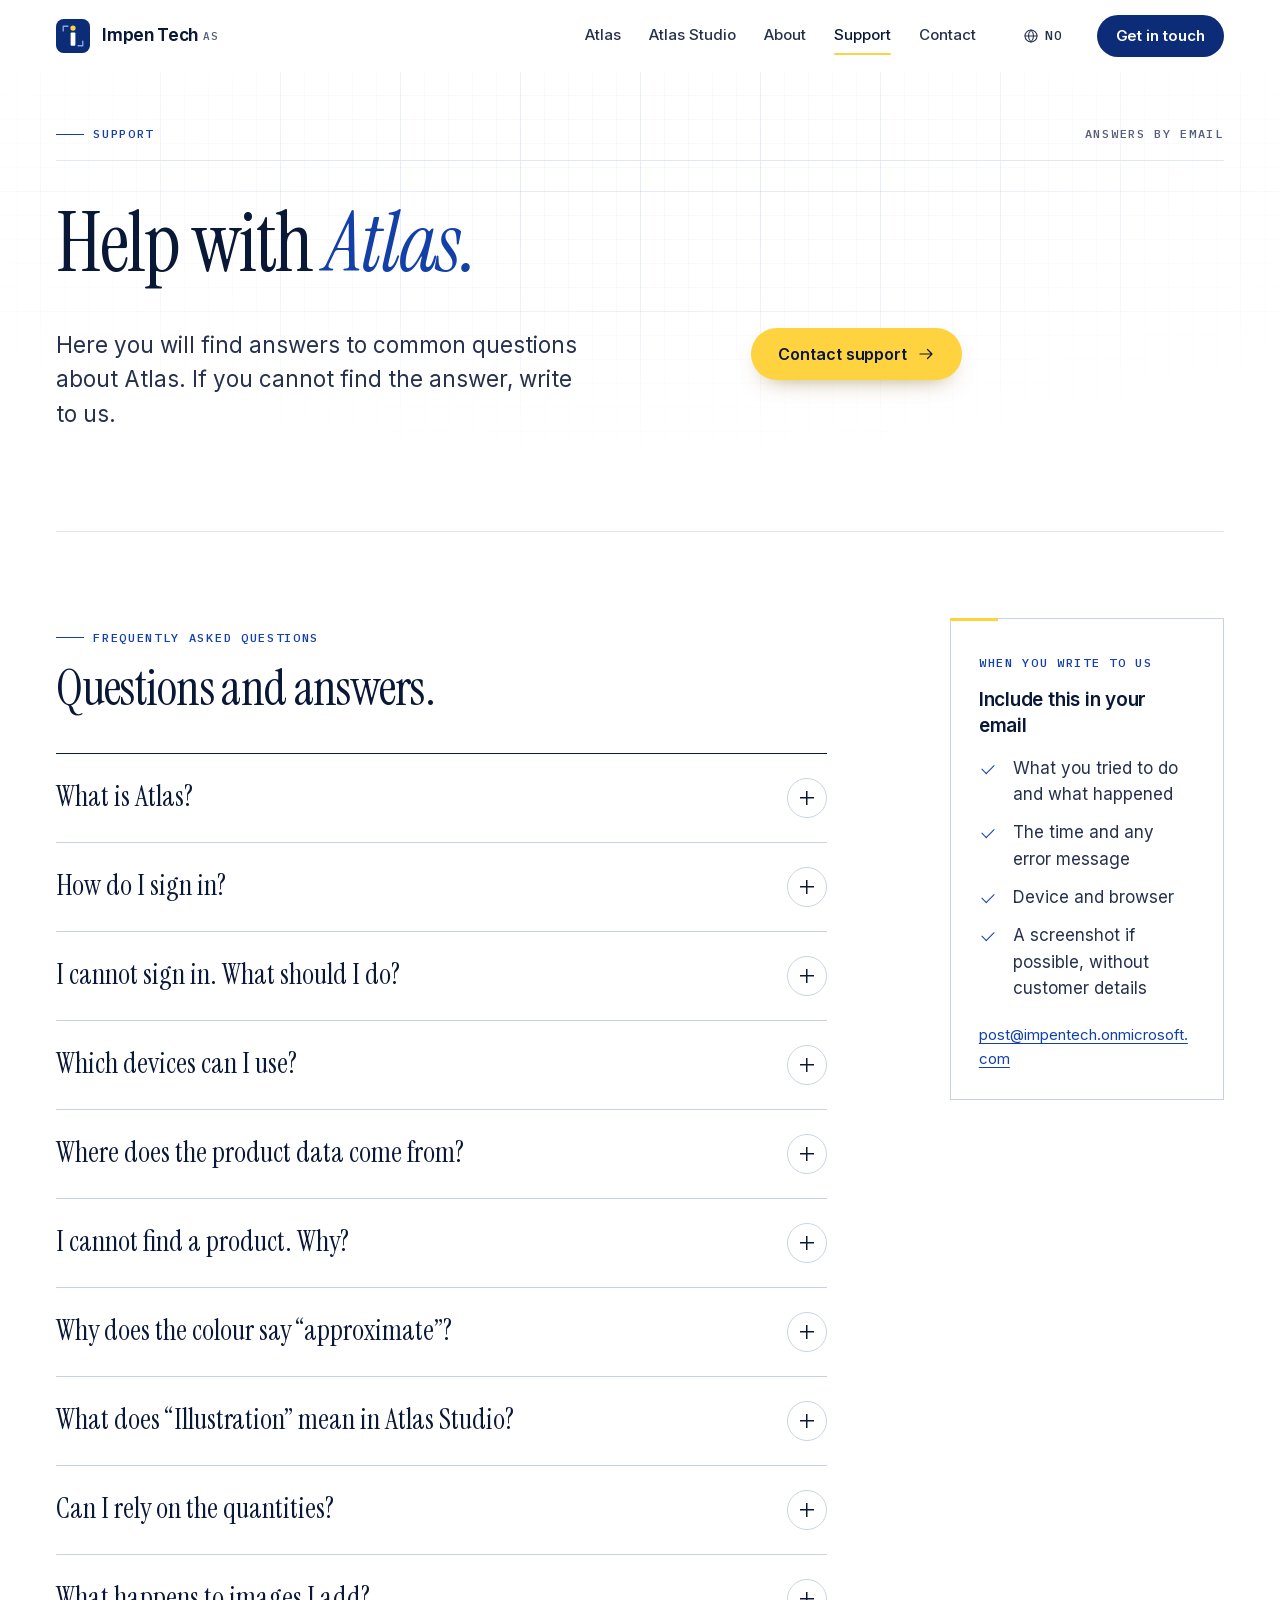
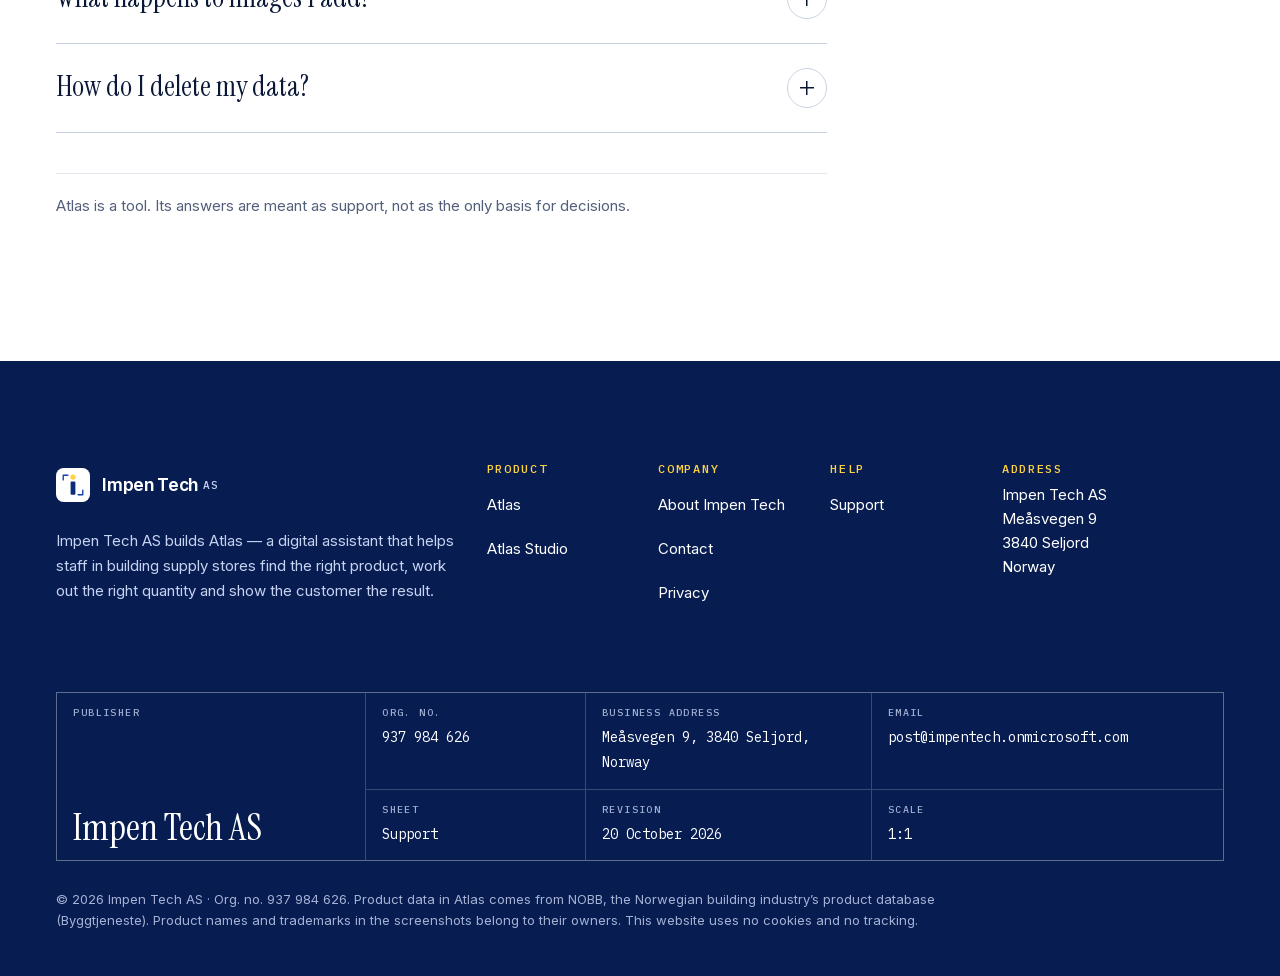
<file: en/support/index.html>
<!doctype html>
<html lang="en">
<head>
<meta charset="utf-8">
<meta name="viewport" content="width=device-width, initial-scale=1, viewport-fit=cover">
<title>Atlas support | Impen Tech</title>
<meta name="description" content="Support for Atlas by Impen Tech AS: contact, sign-in, devices, product data, colours, quantities and frequently asked questions.">
<link rel="canonical" href="https://impentech.no/en/support/">
<link rel="alternate" hreflang="nb" href="https://impentech.no/support/">
<link rel="alternate" hreflang="en" href="https://impentech.no/en/support/">
<link rel="alternate" hreflang="x-default" href="https://impentech.no/support/">
<meta name="theme-color" content="#0c2c78">
<meta name="color-scheme" content="light">
<meta name="author" content="Impen Tech AS">
<meta name="format-detection" content="telephone=no">
<meta http-equiv="Content-Security-Policy" content="default-src 'self'; script-src 'self' 'sha256-xG0dW0UrB5r6I1DQE99ySOGf3HKf7XOHO17DQP6/F1c='; style-src 'self' 'unsafe-inline'; img-src 'self' data:; font-src 'self'; connect-src 'self'; manifest-src 'self'; base-uri 'self'; form-action 'none'; object-src 'none'">
<meta name="referrer" content="strict-origin-when-cross-origin">
<meta property="og:type" content="website">
<meta property="og:site_name" content="Impen Tech">
<meta property="og:locale" content="en_GB">
<meta property="og:locale:alternate" content="nb_NO">
<meta property="og:title" content="Atlas support | Impen Tech">
<meta property="og:description" content="Support for Atlas by Impen Tech AS: contact, sign-in, devices, product data, colours, quantities and frequently asked questions.">
<meta property="og:url" content="https://impentech.no/en/support/">
<meta property="og:image" content="https://impentech.no/assets/img/og-en.jpg">
<meta property="og:image:type" content="image/jpeg">
<meta property="og:image:width" content="1200">
<meta property="og:image:height" content="630">
<meta property="og:image:alt" content="Impen Tech AS — Atlas, the digital assistant for building supply retail. A living room from Atlas Studio with its dimensions drawn over the image.">
<meta name="twitter:card" content="summary_large_image">
<meta name="twitter:title" content="Atlas support | Impen Tech">
<meta name="twitter:description" content="Support for Atlas by Impen Tech AS: contact, sign-in, devices, product data, colours, quantities and frequently asked questions.">
<meta name="twitter:image" content="https://impentech.no/assets/img/og-en.jpg">
<meta name="twitter:image:alt" content="Impen Tech AS — Atlas, the digital assistant for building supply retail. A living room from Atlas Studio with its dimensions drawn over the image.">
<link rel="icon" href="/favicon.svg" type="image/svg+xml">
<link rel="icon" href="/favicon.ico" sizes="32x32">
<link rel="manifest" href="/site.webmanifest">
<link rel="preload" href="/assets/fonts/instrument-serif.woff2" as="font" type="font/woff2" crossorigin>
<link rel="preload" href="/assets/fonts/instrument-serif-italic.woff2" as="font" type="font/woff2" crossorigin>
<link rel="preload" href="/assets/fonts/inter-var.woff2" as="font" type="font/woff2" crossorigin>

<link rel="stylesheet" href="/assets/css/site.css?v=m5">
<script>(function(d){d.classList.add("js");var s=0;try{s=sessionStorage.getItem("it-intro")}catch(e){}var m=window.matchMedia&&matchMedia("(prefers-reduced-motion: reduce)").matches;if(s)d.classList.add("intro-seen");else if(!m&&"IntersectionObserver"in window){d.classList.add("intro");setTimeout(function(){if(!d.classList.contains("intro-js"))d.classList.add("intro-done")},3000)}})(document.documentElement)</script>
<script src="/assets/js/site.js?v=m5" defer></script>
<script type="application/ld+json">{"@context": "https://schema.org", "@graph": [{"@type": "Organization", "@id": "https://impentech.no/#org", "name": "Impen Tech AS", "legalName": "Impen Tech AS", "alternateName": "Impen Tech", "url": "https://impentech.no/", "email": "post@impentech.onmicrosoft.com", "logo": {"@type": "ImageObject", "url": "https://impentech.no/assets/img/impen-tech-512.png", "width": 512, "height": 512}, "identifier": {"@type": "PropertyValue", "propertyID": "Organisasjonsnummer (Enhetsregisteret)", "value": "937984626"}, "address": {"@type": "PostalAddress", "streetAddress": "Meåsvegen 9", "postalCode": "3840", "addressLocality": "Seljord", "addressRegion": "Telemark", "addressCountry": "NO"}, "contactPoint": {"@type": "ContactPoint", "contactType": "customer support", "email": "post@impentech.onmicrosoft.com", "availableLanguage": ["nb", "en"]}, "sameAs": ["https://virksomhet.brreg.no/nb/oppslag/enheter/937984626"]}, {"@type": "WebSite", "@id": "https://impentech.no/#site", "url": "https://impentech.no/", "name": "Impen Tech", "publisher": {"@id": "https://impentech.no/#org"}, "inLanguage": ["nb", "en"]}, {"@type": "FAQPage", "@id": "https://impentech.no/en/support/#page", "url": "https://impentech.no/en/support/", "name": "Atlas support | Impen Tech", "description": "Support for Atlas by Impen Tech AS: contact, sign-in, devices, product data, colours, quantities and frequently asked questions.", "inLanguage": "en", "isPartOf": {"@id": "https://impentech.no/#site"}, "publisher": {"@id": "https://impentech.no/#org"}, "about": {"@id": "https://impentech.no/#org"}, "dateModified": "2026-10-20", "breadcrumb": {"@type": "BreadcrumbList", "itemListElement": [{"@type": "ListItem", "position": 1, "name": "Home", "item": "https://impentech.no/en/"}, {"@type": "ListItem", "position": 2, "name": "Support", "item": "https://impentech.no/en/support/"}]}, "mainEntity": [{"@type": "Question", "name": "What is Atlas?", "acceptedAnswer": {"@type": "Answer", "text": "Atlas is a web-based digital assistant for staff in building supply retail. It answers questions about products and projects, finds products in the catalogue, shows product passports and lets you plan rooms in Atlas Studio."}}, {"@type": "Question", "name": "How do I sign in?", "acceptedAnswer": {"@type": "Answer", "text": "You sign in with the Microsoft account provided by your employer. There is no separate registration — access is granted through your employer."}}, {"@type": "Question", "name": "I cannot sign in. What should I do?", "acceptedAnswer": {"@type": "Answer", "text": "First check that you are using your work account and that you are online. If that does not help, contact the IT administrator at your employer or send us an email with the time and any error message."}}, {"@type": "Question", "name": "Which devices can I use?", "acceptedAnswer": {"@type": "Answer", "text": "Atlas works in up-to-date versions of common browsers on computers, tablets and phones. There is nothing to install."}}, {"@type": "Question", "name": "Where does the product data come from?", "acceptedAnswer": {"@type": "Answer", "text": "Products, dimensions, packs and documents come from NOBB, the Norwegian building industry’s product database. Atlas shows the date of the catalogue data."}}, {"@type": "Question", "name": "I cannot find a product. Why?", "acceptedAnswer": {"@type": "Answer", "text": "Try searching by NOBB number, barcode or the supplier’s article number — an exact code gives the exact product. If the code returns nothing, the product is not in our catalogue data or may have been discontinued. Atlas then tells you so instead of suggesting a different product."}}, {"@type": "Question", "name": "Why does the colour say “approximate”?", "acceptedAnswer": {"@type": "Answer", "text": "Atlas only shows colours that the product itself states with a colour code, such as NCS or RAL, or a colour code the customer has given. A screen cannot reproduce a colour exactly, so the colour is always marked as approximate. Use a physical colour sample before you decide."}}, {"@type": "Question", "name": "What does “Illustration” mean in Atlas Studio?", "acceptedAnswer": {"@type": "Answer", "text": "When we do not have a faithful rendering of a product, Studio shows a neutral surface or shape labelled “Illustration”. The product is still included in the materials list with the correct data."}}, {"@type": "Question", "name": "Can I rely on the quantities?", "acceptedAnswer": {"@type": "Answer", "text": "Quantities are calculated from the measurements you enter and rounded up to whole packs, and the calculation is shown. Always check the measurements, and have a qualified professional confirm solutions involving load-bearing structures, wet rooms, fire safety, electrics and other critical matters."}}, {"@type": "Question", "name": "What happens to images I add?", "acceptedAnswer": {"@type": "Answer", "text": "Images you upload or take in Atlas yourself are used to find products and plan rooms, and are deleted after 90 days. Read more in the privacy policy."}}, {"@type": "Question", "name": "How do I delete my data?", "acceptedAnswer": {"@type": "Answer", "text": "Send an email to post@impentech.onmicrosoft.com from your work address and we will help you. Read more in the privacy policy."}}]}]}</script>
</head>
<body>
<a class="skip-link" href="#innhold">Skip to content</a>
<header class="site-header">
  <div class="wrap site-header__in">
    <a class="brand" href="/en/"><svg class="brand__mark" viewBox="0 0 40 40" aria-hidden="true" focusable="false"><rect width="40" height="40" rx="9" fill="#0c2c78"/><path d="M8.5 14V8.5H14M31.5 26v5.5H26" fill="none" stroke="#8ea6e4" stroke-width="1.6" stroke-linecap="round" stroke-linejoin="round"/><rect x="17.2" y="16" width="5.6" height="15.5" rx="1.2" fill="#ffffff"/><circle cx="20" cy="10.6" r="3.1" fill="#ffd23f"/></svg><span class="brand__name">Impen Tech <small>AS</small></span><span class="sr-only"> – home</span></a>
    <nav class="nav" aria-label="Main menu"><a href="/en/atlas/">Atlas</a><a href="/en/studio/">Atlas Studio</a><a href="/en/about/">About</a><a href="/en/support/" aria-current="page">Support</a><a href="/en/contact/">Contact</a></nav>
    <a class="lang" href="/support/" hreflang="nb"><svg viewBox="0 0 24 24" fill="none" stroke="currentColor" stroke-width="1.6" stroke-linecap="round" stroke-linejoin="round" aria-hidden="true" focusable="false"><circle cx="12" cy="12" r="9"/><path d="M3 12h18M12 3c2.5 2.6 3.8 5.6 3.8 9s-1.3 6.4-3.8 9c-2.5-2.6-3.8-5.6-3.8-9S9.5 5.6 12 3z"/></svg><span class="lang__code">NO</span><span class="sr-only" lang="nb"> (norsk)</span></a>
    <a class="btn btn--ink btn--sm header-cta" href="/en/contact/">Get in touch</a>
    <details class="menu">
      <summary><span class="menu__icon" aria-hidden="true"><i></i><i></i></span><span>Menu</span></summary>
      <nav class="menu__panel" aria-label="Main menu"><a href="/en/atlas/"><span>Atlas</span><span class="mono">01</span></a><a href="/en/studio/"><span>Atlas Studio</span><span class="mono">02</span></a><a href="/en/about/"><span>About</span><span class="mono">03</span></a><a href="/en/support/" aria-current="page"><span>Support</span><span class="mono">04</span></a><a href="/en/contact/"><span>Contact</span><span class="mono">05</span></a><hr><a href="/en/privacy/"><span>Privacy</span><span class="mono">06</span></a><a href="/support/" hreflang="nb" lang="nb"><span>Norsk</span><span class="mono">NO</span></a></nav>
    </details>
  </div>
</header>
<main id="innhold" tabindex="-1">
<section class="hero hero--doc paper-grid" aria-labelledby="hero-h">
  <div class="wrap">
    <div class="hero__meta"><p class="label reveal">Support</p><p class="label label--plain reveal">Answers by email</p></div>
    <h1 class="display reveal" id="hero-h">Help with <em>Atlas.</em></h1>
    <div class="hero__grid"><p class="lede reveal reveal-d1">Here you will find answers to common questions about Atlas. If you cannot find the answer, write to us.</p><div class="hero__side reveal reveal-d2"><div class="actions"><a class="btn btn--primary" href="mailto:post@impentech.onmicrosoft.com?subject=Atlas%20support">Contact support<svg viewBox="0 0 24 24" fill="none" stroke="currentColor" stroke-width="1.6" stroke-linecap="round" stroke-linejoin="round" aria-hidden="true" focusable="false"><path d="M4 12h16M14 6l6 6-6 6"/></svg></a></div></div></div>
  </div>
</section><section class="section section--top0">
  <div class="wrap">
    <hr class="rule">
    <div class="support">
      <div class="support__faq">
        <p class="label">Frequently asked questions</p>
        <h2 class="title title--s reveal">Questions and answers.</h2>
        <div class="faq"><details><summary>What is Atlas?</summary><div class="faq__a"><p>Atlas is a web-based digital assistant for staff in building supply retail. It answers questions about products and projects, finds products in the catalogue, shows product passports and lets you plan rooms in Atlas Studio.</p></div></details><details><summary>How do I sign in?</summary><div class="faq__a"><p>You sign in with the Microsoft account provided by your employer. There is no separate registration — access is granted through your employer.</p></div></details><details><summary>I cannot sign in. What should I do?</summary><div class="faq__a"><p>First check that you are using your work account and that you are online. If that does not help, contact the IT administrator at your employer or send us an email with the time and any error message.</p></div></details><details><summary>Which devices can I use?</summary><div class="faq__a"><p>Atlas works in up-to-date versions of common browsers on computers, tablets and phones. There is nothing to install.</p></div></details><details><summary>Where does the product data come from?</summary><div class="faq__a"><p>Products, dimensions, packs and documents come from NOBB, the Norwegian building industry’s product database. Atlas shows the date of the catalogue data.</p></div></details><details><summary>I cannot find a product. Why?</summary><div class="faq__a"><p>Try searching by NOBB number, barcode or the supplier’s article number — an exact code gives the exact product. If the code returns nothing, the product is not in our catalogue data or may have been discontinued. Atlas then tells you so instead of suggesting a different product.</p></div></details><details><summary>Why does the colour say “approximate”?</summary><div class="faq__a"><p>Atlas only shows colours that the product itself states with a colour code, such as NCS or RAL, or a colour code the customer has given. A screen cannot reproduce a colour exactly, so the colour is always marked as approximate. Use a physical colour sample before you decide.</p></div></details><details><summary>What does “Illustration” mean in Atlas Studio?</summary><div class="faq__a"><p>When we do not have a faithful rendering of a product, Studio shows a neutral surface or shape labelled “Illustration”. The product is still included in the materials list with the correct data.</p></div></details><details><summary>Can I rely on the quantities?</summary><div class="faq__a"><p>Quantities are calculated from the measurements you enter and rounded up to whole packs, and the calculation is shown. Always check the measurements, and have a qualified professional confirm solutions involving load-bearing structures, wet rooms, fire safety, electrics and other critical matters.</p></div></details><details><summary>What happens to images I add?</summary><div class="faq__a"><p>Images you upload or take in Atlas yourself are used to find products and plan rooms, and are deleted after 90 days. Read more in the <a href="/en/privacy/">privacy policy</a>.</p></div></details><details><summary>How do I delete my data?</summary><div class="faq__a"><p>Send an email to <a href="mailto:post@impentech.onmicrosoft.com">post@impentech.onmicrosoft.com</a> from your work address and we will help you. Read more in the <a href="/en/privacy/">privacy policy</a>.</p></div></details></div>
        <p class="note">Atlas is a tool. Its answers are meant as support, not as the only basis for decisions.</p>
      </div>
      <aside class="summary-box support__aside" aria-labelledby="medta-h">
        <p class="label label--plain">When you write to us</p>
        <h2 class="h3" id="medta-h">Include this in your email</h2>
        <ul class="checks">
          <li>What you tried to do and what happened</li>
          <li>The time and any error message</li>
          <li>Device and browser</li>
          <li>A screenshot if possible, without customer details</li>
        </ul>
        <p class="small support__mail"><a href="mailto:post@impentech.onmicrosoft.com">post@impentech.onmicrosoft.com</a></p>
      </aside>
    </div>
  </div>
</section>
</main>
<footer class="site-footer">
  <div class="wrap">
    <div class="foot-top">
      <div class="foot-brand">
        <a class="brand brand--light" href="/en/"><svg class="brand__mark" viewBox="0 0 40 40" aria-hidden="true" focusable="false"><rect width="40" height="40" rx="9" fill="#ffffff"/><path d="M8.5 14V8.5H14M31.5 26v5.5H26" fill="none" stroke="#1340a8" stroke-width="1.6" stroke-linecap="round" stroke-linejoin="round"/><rect x="17.2" y="16" width="5.6" height="15.5" rx="1.2" fill="#0c2c78"/><circle cx="20" cy="10.6" r="3.1" fill="#ffd23f"/></svg><span class="brand__name">Impen Tech <small>AS</small></span></a>
        <p>Impen Tech AS builds Atlas — a digital assistant that helps staff in building supply stores find the right product, work out the right quantity and show the customer the result.</p>
      </div>
      <div><h2>Product</h2><ul><li><a href="/en/atlas/">Atlas</a></li><li><a href="/en/studio/">Atlas Studio</a></li></ul></div>
      <div><h2>Company</h2><ul><li><a href="/en/about/">About Impen Tech</a></li><li><a href="/en/contact/">Contact</a></li><li><a href="/en/privacy/">Privacy</a></li></ul></div>
      <div><h2>Help</h2><ul><li><a href="/en/support/">Support</a></li></ul></div>
      <div class="foot-contact"><h2>Address</h2><address>Impen Tech AS<br>Meåsvegen 9<br>3840 Seljord<br>Norway</address></div>
    </div>
    <div class="titleblock" role="group" aria-label="Company details">
      <div class="tb-name"><small>Publisher</small><strong>Impen Tech AS</strong></div>
      <div class="tb-c"><small>Org. no.</small><span>937 984 626</span></div>
      <div class="tb-c"><small>Business address</small><span>Meåsvegen 9, 3840 Seljord, Norway</span></div>
      <div class="tb-c tb-wide"><small>Email</small><span><a href="mailto:post@impentech.onmicrosoft.com">post@impentech.onmicrosoft.com</a></span></div>
      <div class="tb-c tb-r2"><small>Sheet</small><span>Support</span></div>
      <div class="tb-c tb-r2"><small>Revision</small><span>20 October 2026</span></div>
      <div class="tb-c tb-r2 tb-wide"><small>Scale</small><span>1:1</span></div>
    </div>
    <p class="foot-small">© 2026 Impen Tech AS · Org. no. 937 984 626. Product data in Atlas comes from NOBB, the Norwegian building industry’s product database (Byggtjeneste). Product names and trademarks in the screenshots belong to their owners. This website uses no cookies and no tracking.</p>
  </div>
</footer>
</body>
</html>
</file>
<file: assets/css/site.css>
/* impentech.no — «Arkitektens tegning».
   Redaksjonell presisjon: display-serif mot grotesk, blåkopien som ekte teknisk tegning, mål i mono.
   Skrifter: Instrument Serif, Inter, IBM Plex Mono — alle SIL OFL 1.1, selvhostet og delmengdet. */

@font-face { font-family: "Instrument Serif"; src: url("../fonts/instrument-serif.woff2") format("woff2"); font-weight: 400; font-style: normal; font-display: swap; }
@font-face { font-family: "Instrument Serif"; src: url("../fonts/instrument-serif-italic.woff2") format("woff2"); font-weight: 400; font-style: italic; font-display: swap; }
@font-face { font-family: "Inter"; src: url("../fonts/inter-var.woff2") format("woff2-variations"), url("../fonts/inter-var.woff2") format("woff2"); font-weight: 400 700; font-style: normal; font-display: swap; }
@font-face { font-family: "Serif Fallback"; src: local("Georgia"), local("Times New Roman"); size-adjust: 86%; ascent-override: 98%; descent-override: 26%; line-gap-override: 0%; }
@font-face { font-family: "IBM Plex Mono"; src: url("../fonts/plex-mono-400.woff2") format("woff2"); font-weight: 400; font-style: normal; font-display: swap; }
@font-face { font-family: "IBM Plex Mono"; src: url("../fonts/plex-mono-500.woff2") format("woff2"); font-weight: 500; font-style: normal; font-display: swap; }

:root {
  color-scheme: light;
  --ink: #0a1838;
  --ink-2: #26314e;
  --muted: #535e7b;
  --line: #e2e7f0;
  --line-2: #c9d2e4;
  --paper: #ffffff;
  --kalk: #f4f6fa;
  --kalk-2: #eceff6;
  --blue: #1340a8;
  --blue-deep: #0c2c78;
  --blue-night: #071c50;
  --on-blue: #ffffff;
  --on-blue-2: #c7d3f2;
  --on-blue-3: #9fb2e4;
  --on-blue-line: rgba(255, 255, 255, .2);
  --yellow: #ffd23f;
  --yellow-2: #ffdc66;
  --ok: #1a6a39;
  --warn: #9a3412;
  --brown: #7a4a12;

  --serif: "Instrument Serif", "Serif Fallback", Georgia, "Times New Roman", serif;
  --sans: "Inter", system-ui, "Segoe UI", Roboto, Helvetica, Arial, sans-serif;
  --mono: "IBM Plex Mono", ui-monospace, Consolas, "Liberation Mono", monospace;

  --gutter: clamp(16px, 4.4vw, 72px);
  --max: 1360px;
  --max-wide: 1600px;
  --header-h: 72px;
  --ease: cubic-bezier(.2, .7, .1, 1);
  --ease-io: cubic-bezier(.65, 0, .35, 1);
  --shadow-1: 0 1px 2px rgba(7, 28, 80, .06), 0 2px 8px rgba(7, 28, 80, .05);
  --shadow-2: 0 30px 70px -36px rgba(7, 28, 80, .45), 0 2px 6px rgba(7, 28, 80, .06);
  --grid-blue: linear-gradient(rgba(255,255,255,.075) 1px, transparent 1px), linear-gradient(90deg, rgba(255,255,255,.075) 1px, transparent 1px),
               linear-gradient(rgba(255,255,255,.032) 1px, transparent 1px), linear-gradient(90deg, rgba(255,255,255,.032) 1px, transparent 1px);
}

*, *::before, *::after { box-sizing: border-box; }
html { -webkit-text-size-adjust: 100%; text-size-adjust: 100%; scroll-padding-top: calc(var(--header-h) + 20px); }
body {
  margin: 0; background: var(--paper); color: var(--ink-2);
  font: 400 1.0625rem/1.65 var(--sans); font-feature-settings: "kern", "calt";
  -webkit-font-smoothing: antialiased; -moz-osx-font-smoothing: grayscale; text-rendering: optimizeLegibility;
  overflow-x: clip;
}
img, svg, picture { display: block; max-width: 100%; }
img { height: auto; }
a { color: var(--blue); text-decoration-thickness: 1px; text-underline-offset: .2em; }
a:hover { color: var(--blue-deep); }
p { margin: 0 0 1em; }
h1, h2, h3, h4 { color: var(--ink); margin: 0; font-weight: 400; }
strong, b { color: var(--ink); font-weight: 600; }
ul, ol { margin: 0; padding: 0; }
figure { margin: 0; }
address { font-style: normal; }
button { font: inherit; color: inherit; }
:focus-visible { outline: 3px solid var(--yellow); outline-offset: 3px; box-shadow: 0 0 0 6px var(--blue-deep); border-radius: 4px; }
.band :focus-visible, .site-footer :focus-visible { box-shadow: 0 0 0 6px var(--ink); }
::selection { background: var(--yellow); color: var(--ink); }

.wrap { width: min(100% - 2 * var(--gutter), var(--max)); margin-inline: auto; }
.wrap--wide { width: min(100% - 2 * var(--gutter), var(--max-wide)); }
.mono { font-family: var(--mono); letter-spacing: 0; }
.nowrap { white-space: nowrap; }
.sr-only { position: absolute !important; width: 1px; height: 1px; padding: 0; margin: -1px; overflow: hidden; clip: rect(0 0 0 0); white-space: nowrap; border: 0; }
.skip-link { position: absolute; left: 16px; top: -100px; z-index: 100; background: var(--yellow); color: var(--ink); padding: 12px 18px; font-weight: 600; text-decoration: none; border-radius: 0 0 8px 8px; }
.skip-link:focus { top: 0; }
main:focus { outline: none; }

/* ---------- Typografi ---------- */
.label { font: 500 .75rem/1.3 var(--mono); letter-spacing: .14em; text-transform: uppercase; color: var(--blue); display: inline-flex; align-items: center; gap: .75em; margin: 0; }
.label::before { content: ""; width: 28px; height: 1px; background: currentColor; flex: none; }
.label--plain::before { display: none; }
.band .label { color: var(--yellow); }
.display {
  font-family: var(--serif); font-weight: 400; color: var(--ink);
  font-size: clamp(3rem, 1.15rem + 6.6vw, 8.25rem); line-height: .92; letter-spacing: -.02em; text-wrap: balance;
}
.display em, .title em { font-style: italic; color: var(--blue); }
.title { font-family: var(--serif); font-weight: 400; color: var(--ink); font-size: clamp(2.35rem, 1.25rem + 3.6vw, 4.85rem); line-height: .98; letter-spacing: -.014em; text-wrap: balance; }
.title--s { font-size: clamp(2rem, 1.25rem + 2.3vw, 3.5rem); }
.band .title, .band .display { color: var(--on-blue); }
.band .title em { color: var(--yellow); }
.lede { font-size: clamp(1.125rem, 1rem + .5vw, 1.4rem); line-height: 1.55; color: var(--ink-2); max-width: 36em; text-wrap: pretty; }
.band .lede { color: var(--on-blue-2); }
.h3 { font: 600 1.1875rem/1.35 var(--sans); color: var(--ink); letter-spacing: -.012em; margin: 0 0 .5em; }
.band .h3 { color: #fff; }
.small { font-size: .9375rem; line-height: 1.6; }
.muted { color: var(--muted); }
p, li { text-wrap: pretty; }
h1, h2, h3, .display, .title { overflow-wrap: break-word; hyphens: auto; }

/* ---------- Knapper og lenker ---------- */
.btn {
  display: inline-flex; align-items: center; justify-content: center; gap: .6em; min-height: 52px; padding: 0 26px; border-radius: 999px;
  border: 1px solid transparent; font: 600 1rem/1 var(--sans); letter-spacing: -.005em; text-decoration: none; white-space: nowrap; cursor: pointer;
  transition: background-color .25s var(--ease), color .25s var(--ease), border-color .25s var(--ease), box-shadow .25s var(--ease), transform .2s var(--ease);
}
.btn svg { width: 18px; height: 18px; flex: none; transition: transform .3s var(--ease); }
.btn:hover svg { transform: translateX(3px); }
.btn:active { transform: translateY(1px); }
.btn--primary { background: var(--yellow); color: var(--ink); box-shadow: 0 10px 24px -14px rgba(122, 90, 0, .7); }
.btn--primary:hover { background: #f5c518; color: var(--ink); transform: translateY(-1px); box-shadow: 0 16px 30px -14px rgba(122, 90, 0, .75), 0 0 0 1px rgba(10, 24, 56, .08); }
.btn--ink { background: var(--blue-deep); color: #fff; }
.btn--ink:hover { background: var(--blue); color: #fff; transform: translateY(-1px); box-shadow: 0 14px 26px -16px rgba(7, 28, 80, .8); }
.btn--line { background: transparent; color: var(--ink); border-color: var(--line-2); }
.btn--line:hover { border-color: var(--ink); color: var(--ink); background: rgba(10, 24, 56, .03); }
.band .btn--line { color: #fff; border-color: rgba(255,255,255,.42); }
.band .btn--line:hover { border-color: #fff; color: #fff; }
.btn--sm { min-height: 42px; padding: 0 18px; font-size: .9375rem; }
.actions { display: flex; flex-wrap: wrap; gap: 12px; }
.arrow-link { font-weight: 600; text-decoration: none; display: inline-flex; align-items: center; gap: .45em; color: var(--blue); min-height: 44px; }
.arrow-link svg { width: 16px; height: 16px; transition: transform .3s var(--ease); flex: none; }
.arrow-link:hover svg { transform: translateX(3px); }
.arrow-link span { text-decoration: underline; text-decoration-color: transparent; text-underline-offset: .25em; transition: text-decoration-color .2s; }
.arrow-link:hover span { text-decoration-color: currentColor; }
.band .arrow-link { color: #fff; }

/* ---------- Topp ---------- */
.site-header {
  position: sticky; top: 0; z-index: 50; height: var(--header-h);
  background: rgba(255, 255, 255, .86); -webkit-backdrop-filter: saturate(1.5) blur(16px); backdrop-filter: saturate(1.5) blur(16px);
  border-bottom: 1px solid transparent; transition: border-color .3s, background-color .3s;
}
.site-header.is-scrolled { border-bottom-color: var(--line); background: rgba(255, 255, 255, .94); }
html:not(.js) .site-header { border-bottom-color: var(--line); }
.site-header__in { height: 100%; display: flex; align-items: center; gap: 24px; }
.brand { display: inline-flex; align-items: center; gap: 12px; text-decoration: none; color: var(--ink); margin-right: auto; border-radius: 10px; min-height: 44px; min-width: 0; }
.brand__mark { width: 34px; height: 34px; flex: none; }
.brand__name { font: 650 1.0625rem/1 var(--sans); letter-spacing: -.02em; color: var(--ink); white-space: nowrap; overflow: hidden; text-overflow: ellipsis; min-width: 0; }
.brand__name small { font: 500 .6875rem/1 var(--mono); letter-spacing: .08em; color: var(--muted); margin-left: .1em; vertical-align: .12em; }
.nav { display: flex; gap: 2px; }
.nav a { color: var(--ink-2); text-decoration: none; font-size: .9375rem; font-weight: 500; padding: 10px 13px; border-radius: 8px; position: relative; transition: background-color .2s, color .2s; }
.nav a:hover { color: var(--ink); background: var(--kalk); }
.nav a[aria-current="page"] { color: var(--ink); }
.nav a[aria-current="page"]::after { content: ""; position: absolute; left: 13px; right: 13px; bottom: 3px; height: 2px; background: var(--yellow); border-radius: 2px; }
.lang { display: inline-flex; align-items: center; gap: 6px; font: 500 .8125rem/1 var(--mono); letter-spacing: .06em; color: var(--ink-2); text-decoration: none; padding: 10px; border-radius: 8px; min-height: 44px; }
.lang:hover { background: var(--kalk); color: var(--ink); }
.lang svg { width: 16px; height: 16px; }
.menu { display: none; position: relative; }
.menu summary { list-style: none; cursor: pointer; display: inline-flex; align-items: center; gap: 10px; min-height: 44px; padding: 0 16px 0 14px; border: 1px solid var(--line-2); border-radius: 999px; font-weight: 600; font-size: .9375rem; color: var(--ink); background: #fff; }
.menu summary::-webkit-details-marker { display: none; }
.menu__icon { width: 18px; height: 12px; position: relative; display: inline-block; }
.menu__icon i { position: absolute; left: 0; right: 0; height: 1.6px; background: currentColor; border-radius: 2px; transition: transform .3s var(--ease), top .3s var(--ease); }
.menu__icon i:first-child { top: 2px; } .menu__icon i:last-child { top: 8.4px; }
.menu[open] summary { background: var(--ink); color: #fff; border-color: var(--ink); }
.menu[open] .menu__icon i:first-child { top: 5.2px; transform: rotate(45deg); }
.menu[open] .menu__icon i:last-child { top: 5.2px; transform: rotate(-45deg); }
.menu__panel { position: absolute; right: 0; top: calc(100% + 10px); width: min(330px, calc(100vw - 2 * var(--gutter))); background: #fff; border: 1px solid var(--line); border-radius: 16px; padding: 10px; box-shadow: 0 24px 60px -20px rgba(10, 24, 56, .35); display: grid;
  max-height: calc(100vh - var(--header-h) - 16px); max-height: calc(100dvh - var(--header-h) - 16px); overflow-y: auto; overscroll-behavior: contain; }
.menu__panel a { display: flex; justify-content: space-between; align-items: center; padding: 14px; min-height: 48px; text-decoration: none; color: var(--ink); font-weight: 500; border-radius: 10px; }
.menu__panel a:hover, .menu__panel a[aria-current="page"] { background: var(--kalk); }
.menu__panel a .mono { font-size: .75rem; color: var(--muted); }
.menu__panel hr { border: 0; border-top: 1px solid var(--line); margin: 6px 4px; }
@media (max-width: 1100px) { .nav, .header-cta { display: none; } .menu { display: block; } }
@media (max-width: 420px) { .lang__code { display: none; } .brand__name small { display: none; } .site-header__in { gap: 10px; } }
.site-header__in { flex-wrap: nowrap; min-width: 0; }

/* ---------- Seksjoner ---------- */
.section { padding-block: clamp(80px, 4.6rem + 4.2vw, 168px); position: relative; }
.section--tight { padding-block: clamp(56px, 3rem + 3vw, 112px); }
.section--top0 { padding-top: 0; }
.section--kalk { background: var(--kalk); }
.rule { border: 0; border-top: 1px solid var(--line); margin: 0; }
.sec-head { display: grid; grid-template-columns: repeat(12, minmax(0, 1fr)); gap: 24px; margin-bottom: clamp(44px, 2.6rem + 2vw, 88px); align-items: start; }
.sec-head > .label { grid-column: 1 / -1; }
.sec-head > .title { grid-column: 1 / span 8; }
.sec-head > .sec-head__text { grid-column: 9 / -1; color: var(--muted); padding-top: clamp(4px, .5vw, 12px); }
.sec-head__text p { margin-bottom: 0; }
.sec-head__text .arrow-link { margin-top: 18px; }
.band .sec-head > .sec-head__text { color: var(--on-blue-2); }
@media (max-width: 960px) { .sec-head > .title, .sec-head > .sec-head__text { grid-column: 1 / -1; } }

.band { background-color: var(--blue-deep); background-image: var(--grid-blue); background-size: 120px 120px, 120px 120px, 24px 24px, 24px 24px; background-position: -1px -1px; color: var(--on-blue-2); }
.band strong { color: #fff; }
.band a:not(.btn):not(.arrow-link) { color: #fff; }
.paper-grid { position: relative; isolation: isolate; }
.paper-grid::before {
  content: ""; position: absolute; inset: 0; z-index: -1; pointer-events: none;
  background-image: linear-gradient(rgba(19,64,168,.07) 1px, transparent 1px), linear-gradient(90deg, rgba(19,64,168,.07) 1px, transparent 1px),
    linear-gradient(rgba(19,64,168,.035) 1px, transparent 1px), linear-gradient(90deg, rgba(19,64,168,.035) 1px, transparent 1px);
  background-size: 120px 120px, 120px 120px, 24px 24px, 24px 24px; background-position: calc(50% - 60px) -1px;
  -webkit-mask-image: radial-gradient(ellipse 85% 75% at 50% 25%, #000 20%, transparent 78%); mask-image: radial-gradient(ellipse 85% 75% at 50% 25%, #000 20%, transparent 78%);
}

/* ---------- Hero ---------- */
.hero { padding-top: clamp(36px, 1rem + 3vw, 84px); padding-bottom: clamp(56px, 3rem + 4vw, 128px); }
.hero__meta { display: flex; justify-content: space-between; gap: 12px 32px; flex-wrap: wrap; padding-bottom: 18px; margin-bottom: clamp(28px, 1.4rem + 1.8vw, 52px); border-bottom: 1px solid var(--line); }
.hero__meta .label:last-child { color: var(--muted); }
.hero__grid { display: grid; grid-template-columns: repeat(12, minmax(0, 1fr)); gap: 28px 24px; margin-top: clamp(26px, 1.4rem + 1.8vw, 52px); align-items: start; }
.hero__grid .lede { grid-column: 1 / span 6; margin: 0; }
.hero__side { grid-column: 8 / -1; display: grid; gap: 22px; justify-items: start; }
.facts { display: flex; flex-wrap: wrap; gap: 8px 22px; font: 400 .8125rem/1.5 var(--mono); color: var(--muted); letter-spacing: .02em; list-style: none; }
.facts--list { display: grid; gap: 8px; }
.facts--grid { display: grid; grid-template-columns: repeat(2, minmax(0, 1fr)); gap: 8px 24px; }
@media (max-width: 420px) { .facts--grid { grid-template-columns: minmax(0, 1fr); } }
.facts li { display: inline-flex; align-items: flex-start; gap: 9px; }
.facts li::before { content: ""; width: 6px; height: 6px; background: var(--blue); transform: rotate(45deg); flex: none; margin-top: .55em; }
@media (max-width: 960px) { .hero__grid .lede, .hero__side { grid-column: 1 / -1; } }
.hero--split .hero__cols { display: grid; grid-template-columns: repeat(12, minmax(0, 1fr)); gap: 48px 24px; align-items: center; }
.hero--split .hero__text { grid-column: 1 / span 6; }
.hero--split .hero__visual { grid-column: 7 / -1; }
.hero--split .display { font-size: clamp(3rem, 1.3rem + 5.4vw, 7.25rem); }
.hero--split .lede { margin: 28px 0 32px; }
@media (max-width: 980px) { .hero--split .hero__text, .hero--split .hero__visual { grid-column: 1 / -1; } }
.hero--doc .display { font-size: clamp(2.75rem, 1.3rem + 4.8vw, 6.5rem); }
.hero--doc .hero__grid { align-items: start; }
.hero__figure { margin-top: clamp(40px, 2rem + 2.6vw, 84px); }

/* ---------- Plansjer ---------- */
.plate { position: relative; }
.plate__frame { position: relative; background: #fff; border: 1px solid var(--line-2); padding: clamp(5px, .55vw, 11px); }
.plate__frame > picture img, .plate__frame > img { width: 100%; border: 1px solid var(--line); }
.plate__frame::before, .plate__frame::after { content: ""; position: absolute; width: 18px; height: 18px; border-color: var(--blue); border-style: solid; pointer-events: none; z-index: 3; }
.plate__frame::before { top: -9px; left: -9px; border-width: 1px 0 0 1px; }
.plate__frame::after { bottom: -9px; right: -9px; border-width: 0 1px 1px 0; }
.plate--shadow .plate__frame { box-shadow: var(--shadow-2); }
.plate--bare .plate__frame { padding: 0; border: 0; background: transparent; box-shadow: none; }
.plate--bare .plate__frame::before, .plate--bare .plate__frame::after { display: none; }
.band .plate__frame { border-color: rgba(255,255,255,.35); background: rgba(255,255,255,.05); }
.band .plate__frame::before, .band .plate__frame::after { border-color: var(--yellow); }
.band .plate__frame > picture img { border-color: rgba(255,255,255,.2); }
.cap { display: grid; grid-template-columns: auto 1fr; gap: 6px 18px; margin-top: 18px; font-size: .9375rem; line-height: 1.55; color: var(--muted); }
.cap p { margin: 0; max-width: 62em; }
.cap__fig { font: 500 .75rem/1.9 var(--mono); letter-spacing: .1em; text-transform: uppercase; color: var(--blue); white-space: nowrap; }
.band .cap { color: var(--on-blue-2); }
.band .cap__fig { color: var(--yellow); }
@media (max-width: 560px) { .cap { grid-template-columns: minmax(0, 1fr); gap: 4px; } }

.kote { display: flex; align-items: center; gap: 14px; height: 16px; margin-bottom: 14px; color: var(--blue); border-inline: 1px solid currentColor; font: 500 .75rem/1 var(--mono); letter-spacing: .06em; white-space: nowrap; }
.kote::before, .kote::after { content: ""; flex: 1; height: 1px; background: currentColor; min-width: 12px; }
.kote span { padding-inline: 2px; overflow: hidden; text-overflow: ellipsis; }
.band .kote { color: var(--on-blue-2); }
.kote-v { position: absolute; top: 0; bottom: 0; width: 16px; display: flex; flex-direction: column; align-items: center; gap: 14px; color: var(--blue); border-block: 1px solid currentColor; font: 500 .75rem/1 var(--mono); letter-spacing: .06em; }
.kote-v::before, .kote-v::after { content: ""; flex: 1; width: 1px; background: currentColor; }
.kote-v span { writing-mode: vertical-rl; transform: rotate(180deg); white-space: nowrap; }

/* Markører og tegnforklaring */
.marks { position: absolute; inset: 0; pointer-events: none; z-index: 4; }
.mark { position: absolute; left: var(--x); top: var(--y); display: flex; align-items: center; gap: 10px; transform: translate(-50%, -50%); }
.mark--l { flex-direction: row-reverse; transform: translate(calc(-100% + 15px), -50%); }
.mark__dot { width: 30px; height: 30px; border-radius: 50%; background: var(--blue-deep); color: #fff; display: grid; place-items: center; font: 500 .8125rem/1 var(--mono); box-shadow: 0 0 0 3px #fff, 0 6px 16px rgba(7, 28, 80, .35); flex: none; }
.mark__label { background: rgba(255,255,255,.97); color: var(--ink); font: 500 .75rem/1.35 var(--mono); padding: 8px 11px; border: 1px solid var(--line-2); white-space: nowrap; box-shadow: 0 12px 24px -14px rgba(7, 28, 80, .5); }
.mark__label small { display: block; color: var(--muted); font-size: .6875rem; letter-spacing: .03em; }
.legend { list-style: none; display: grid; grid-template-columns: repeat(auto-fit, minmax(240px, 1fr)); gap: 10px 28px; margin-top: 20px; font-size: .9375rem; color: var(--ink-2); }
.legend li { display: flex; gap: 12px; align-items: baseline; }
.legend .n { flex: none; width: 22px; height: 22px; border-radius: 50%; background: var(--blue-deep); color: #fff; display: inline-grid; place-items: center; font: 500 .6875rem/1 var(--mono); transform: translateY(3px); }
.legend .mono { font-size: .8125rem; color: var(--muted); }
@media (min-width: 1001px) { .legend--desk-sr { position: absolute !important; width: 1px; height: 1px; overflow: hidden; clip: rect(0 0 0 0); white-space: nowrap; margin: -1px; } }
@media (max-width: 1000px) {
  .mark__label { display: none; }
  .mark, .mark--l { transform: translate(-50%, -50%); }
  .mark__dot { width: 26px; height: 26px; font-size: .75rem; }
}
.swatch { display: inline-flex; align-items: center; gap: 8px; font: 500 .8125rem/1 var(--mono); color: inherit; white-space: nowrap; }
.swatch i { width: 14px; height: 14px; border-radius: 3px; border: 1px solid rgba(0,0,0,.18); display: inline-block; flex: none; }
.band .swatch i { border-color: rgba(255,255,255,.5); }

/* ---------- Rommet (forsidens bilde med tegning oppå) ---------- */
.room { position: relative; }
.room__stage { position: relative; }
.room__kote-v { left: calc(-1 * clamp(26px, 2.2vw, 42px)); }
@media (max-width: 1500px) { .room__kote-v { display: none; } }
.room__frame { position: relative; background: #fff; border: 1px solid var(--line-2); padding: clamp(5px, .55vw, 11px); box-shadow: var(--shadow-2); }
.room__frame::before, .room__frame::after { content: ""; position: absolute; width: 18px; height: 18px; border-color: var(--blue); border-style: solid; pointer-events: none; z-index: 6; }
.room__frame::before { top: -9px; left: -9px; border-width: 1px 0 0 1px; }
.room__frame::after { bottom: -9px; right: -9px; border-width: 0 1px 1px 0; }
.room__view { position: relative; aspect-ratio: 2 / 1; overflow: hidden; background: #d8d3c8; }
.room__view > picture, .room__view > picture img { position: absolute; inset: 0; width: 100%; height: 100%; }
.room__view > picture img { object-fit: cover; object-position: 50% 50%; }
.room-wire { position: absolute; inset: 0; width: 100%; height: 100%; z-index: 3; pointer-events: none; transition: opacity .5s var(--ease); }
.room-wire path { fill: none; vector-effect: non-scaling-stroke; }
.wire__room path { stroke: #fff; stroke-width: 1.15; opacity: .78; }
.wire__open { stroke: var(--yellow); stroke-width: 1.4; }
.wire__swing, .wire__leaf { stroke: var(--yellow); stroke-width: 1; stroke-dasharray: 4 4; opacity: .9; }
.dim__line, .dim__tick { stroke: #fff; stroke-width: 1.15; }
.dim__ext { stroke: #fff; stroke-width: .8; opacity: .55; }
.dim__label rect { fill: var(--blue-deep); }
.dim__label text { fill: #fff; font: 500 24px var(--mono); letter-spacing: 1px; }
.room__cover { position: absolute; inset: 0; z-index: 2; display: none; background-color: var(--blue-deep); background-image: var(--grid-blue); background-size: 60px 60px, 60px 60px, 12px 12px, 12px 12px; }
.room__scan { position: absolute; inset: 0; z-index: 5; display: none; pointer-events: none; will-change: transform; }
.room__scan::before { content: ""; position: absolute; top: 0; bottom: 0; left: 0; width: 2px; background: var(--yellow); box-shadow: 0 0 22px 4px rgba(255, 210, 63, .55); }
.room__toggle { position: absolute; top: 14px; right: 14px; z-index: 7; display: none; align-items: center; gap: 9px; min-height: 44px; padding: 0 14px 0 10px; border-radius: 999px; border: 1px solid rgba(10, 24, 56, .15); background: rgba(255,255,255,.92); color: var(--ink); font: 500 .75rem/1 var(--mono); letter-spacing: .08em; text-transform: uppercase; cursor: pointer; box-shadow: var(--shadow-1); }
.room__toggle i { width: 26px; height: 16px; border-radius: 999px; background: var(--line-2); position: relative; transition: background .25s; }
.room__toggle i::after { content: ""; position: absolute; top: 2px; left: 2px; width: 12px; height: 12px; border-radius: 50%; background: #fff; box-shadow: 0 1px 2px rgba(0,0,0,.3); transition: transform .25s var(--ease); }
.room__toggle[aria-pressed="true"] i { background: var(--blue); }
.room__toggle[aria-pressed="true"] i::after { transform: translateX(10px); }
.room__toggle:focus-visible { box-shadow: 0 0 0 6px var(--blue-deep), var(--shadow-1); }
.js .room__toggle { display: inline-flex; }
.room.is-plain .room-wire, .room.is-plain .marks { opacity: 0; }
.marks { transition: opacity .5s var(--ease); }
.room__bom { position: relative; z-index: 8; margin: calc(-1 * clamp(26px, 2.6vw, 44px)) clamp(14px, 2.6vw, 44px) 0; background: #fff; border: 1px solid var(--line-2); box-shadow: 0 28px 56px -30px rgba(7, 28, 80, .5); }
.room__bom::before { content: ""; position: absolute; top: -1px; left: -1px; width: 48px; height: 3px; background: var(--yellow); }
.room__bom-h { display: flex; justify-content: space-between; align-items: center; gap: 8px 16px; flex-wrap: wrap; margin: 0; padding: 12px 18px; border-bottom: 1px solid var(--line); }
.room__bom-h > .mono { font: 500 .6875rem/1.2 var(--mono); letter-spacing: .12em; text-transform: uppercase; color: var(--blue); }
.room__bom ul { list-style: none; display: grid; grid-template-columns: repeat(5, minmax(0, 1fr)); }
.room__bom li { padding: 14px 18px 15px; border-left: 1px solid var(--line); display: flex; flex-direction: column; gap: 3px; min-width: 0; }
.room__bom li:first-child { border-left: 0; }
.room__bom .k { font: 600 .875rem/1.25 var(--sans); color: var(--ink); display: flex; align-items: center; gap: 8px; }
.room__bom .k .n { width: 20px; height: 20px; border-radius: 50%; background: var(--blue-deep); color: #fff; display: inline-grid; place-items: center; font: 500 .625rem/1 var(--mono); flex: none; }
.room__bom-f a { color: var(--blue); font-weight: 600; white-space: nowrap; display: inline-flex; align-items: center; min-height: 44px; }
.room__bom .s { display: flex; align-items: center; gap: 6px; font: 400 .6875rem/1.35 var(--mono); color: var(--muted); }
.room__bom .s i { width: 9px; height: 9px; border-radius: 2px; border: 1px solid rgba(0,0,0,.22); flex: none; }
.room__bom strong { font: 500 1.0625rem/1.2 var(--mono); color: var(--ink); margin-top: 8px; }
.room__bom small { font: 400 .6875rem/1.2 var(--mono); color: var(--muted); }
.room__bom-f { margin: 0; padding: 0 18px; border-top: 1px solid var(--line); font-size: .8125rem; color: var(--muted); background: var(--kalk); }
@media (max-width: 1000px) {
  .room__bom { margin: 22px 0 0; }
  .room__bom ul { grid-template-columns: repeat(3, minmax(0, 1fr)); }
  .room__bom li:nth-child(4) { border-left: 0; }
  .room__bom li:nth-child(n+4) { border-top: 1px solid var(--line); }
}
@media (max-width: 560px) {
  .room__bom ul { grid-template-columns: repeat(2, minmax(0, 1fr)); }
  .room__bom li { border-left: 1px solid var(--line) !important; border-top: 1px solid var(--line); }
  .room__bom li:nth-child(odd) { border-left: 0 !important; }
  .room__bom li:nth-child(-n+2) { border-top: 0; }
  .room__bom li:last-child { grid-column: 1 / -1; border-left: 0 !important; }
  .room__bom-h, .room__bom li, .room__bom-f { padding-inline: 14px; }
}
.room .legend { margin-top: clamp(28px, 3vw, 40px); }
.room > .cap { margin-top: 22px; }
@media (max-width: 1000px) { .room-wire .wire__dims { display: none; } }
@media (max-width: 700px) {
  .room .kote__pre { display: none; }
  .room__view { aspect-ratio: 4 / 3; }
  .mark { left: var(--xm, var(--x)); }
  .mark--m-hide { display: none; }
  .room__toggle { top: 8px; right: 8px; min-height: 44px; }
}
/* Introduksjonen (første besøk i økten, bare skrivebord): rommet står først som blåkopi med tegningen oppå; når minst
   40 % av bildet er i syne, skanner «Lag bilde» fram fotoet. Ingenting er tomt i noen fase. */
@media (prefers-reduced-motion: no-preference) and (min-width: 701px) {
  html.intro:not(.intro-done) .room__cover, html.intro:not(.intro-done) .room__scan { display: block; }
  html.intro:not(.intro-done) .room .mark { opacity: 0; }
  html.intro:not(.intro-done) .room__scan { transform: translateX(-4px); opacity: 0; }
  html.intro:not(.intro-done) .room.is-playing .room__cover { animation: wipe .9s var(--ease-io) .2s both; }
  html.intro:not(.intro-done) .room.is-playing .room__scan { animation: scan .9s var(--ease-io) .2s both; }
  html.intro:not(.intro-done) .room.is-playing .room-wire .dim__label { animation: fade .5s var(--ease) both; }
  html.intro:not(.intro-done) .room.is-playing .mark { animation: pop .45s var(--ease) 1s both; }
}
@keyframes draw { from { stroke-dashoffset: 1; } to { stroke-dashoffset: 0; } }
@keyframes wipe { from { clip-path: inset(0 0 0 0); } to { clip-path: inset(0 0 0 100%); } }
@keyframes scan { 0% { transform: translateX(0); opacity: 0; } 6% { opacity: 1; } 92% { opacity: 1; } 100% { transform: translateX(calc(100% - 2px)); opacity: 0; } }
@keyframes fade { from { opacity: 0; } to { opacity: 1; } }
@keyframes pop { from { opacity: 0; transform: translate(-50%, -50%) scale(.6); } to { opacity: 1; transform: translate(-50%, -50%) scale(1); } }
@keyframes rise { from { transform: translateY(14px); } to { transform: none; } }

/* ---------- Brikker ---------- */
.chip { display: inline-flex; align-items: center; gap: 7px; font: 500 .6875rem/1 var(--mono); letter-spacing: .06em; padding: 6px 10px; border-radius: 999px; background: var(--kalk); color: var(--ink-2); border: 1px solid var(--line); white-space: nowrap; }
.chip::before { content: ""; width: 6px; height: 6px; border-radius: 50%; background: #2fae63; }
.tag { display: inline-flex; align-items: center; gap: 6px; font: 500 .75rem/1.25 var(--mono); padding: 6px 10px; border-radius: 999px; border: 1px solid currentColor; white-space: nowrap; }
.bom .tag { white-space: normal; text-align: left; border-radius: 12px; }
.tag--ok { color: var(--ok); background: #effaf3; }
.tag--warn { color: var(--warn); background: #fff4ed; }
.band .tag--ok { color: #9be2b5; background: transparent; }
.band .tag--warn { color: #ffc4a3; background: transparent; }

/* ---------- Én setning (forsiden): en rolig pause i stor serif ---------- */
.tagline-sec { padding-block: clamp(72px, 4rem + 4vw, 152px) clamp(64px, 3.5rem + 3vw, 128px); }
.tagline { font-family: var(--serif); font-size: clamp(1.9rem, 1.1rem + 2.6vw, 3.75rem); line-height: 1.12; letter-spacing: -.012em; color: var(--ink); max-width: 22em; margin: 0; text-wrap: balance; }
.tagline__n { font-family: var(--mono); font-size: .66em; letter-spacing: -.01em; color: var(--blue-deep); background: var(--yellow); padding: .02em .28em .06em; border-radius: 6px; vertical-align: .12em; white-space: nowrap; }

/* ---------- Flyt (fire steg som målekjede) ---------- */
.flow { list-style: none; display: grid; grid-template-columns: repeat(4, minmax(0, 1fr)); position: relative; }
.flow::before { content: ""; position: absolute; left: 0; right: 0; top: 15px; height: 1px; background: var(--ink); }
.flow li { position: relative; padding-right: clamp(14px, 2vw, 32px); display: flex; }
.flow a { display: flex; flex-direction: column; align-items: flex-start; flex: 1; text-decoration: none; color: inherit; padding-top: 50px; position: relative; border-radius: 6px; }
.flow a::before { content: ""; position: absolute; left: 0; top: 0; width: 1px; height: 31px; background: var(--ink); }
.flow a::after { content: ""; position: absolute; left: -8px; top: 7px; width: 17px; height: 17px; border-left: 1px solid var(--ink); transform: rotate(45deg); transform-origin: center; }
.flow__n { position: absolute; top: -4px; left: 16px; font: 500 .75rem/1 var(--mono); letter-spacing: .12em; color: var(--blue); background: var(--paper); padding: 4px 8px 4px 6px; }
.flow__t { display: block; font-family: var(--serif); font-size: clamp(1.6rem, 1.15rem + 1.2vw, 2.25rem); line-height: 1.05; color: var(--ink); margin-bottom: 12px; transition: color .2s; }
.flow__d { display: block; color: var(--muted); font-size: .9375rem; line-height: 1.55; max-width: 22em; margin-bottom: 18px; }
.flow__go { display: inline-flex; margin-top: auto; translate: 0 14px; width: 34px; height: 34px; border-radius: 50%; border: 1px solid var(--line-2); align-items: center; justify-content: center; color: var(--ink); transition: background .3s var(--ease), border-color .3s, transform .3s var(--ease); }
.flow__go svg { width: 15px; height: 15px; }
.flow a:hover .flow__t { color: var(--blue); }
.flow a:hover .flow__go, .flow a:focus-visible .flow__go { background: var(--yellow); border-color: var(--yellow); transform: translateY(4px); }
.flow li:last-child::after { content: ""; position: absolute; right: 0; top: 0; width: 1px; height: 31px; background: var(--ink); }
@media (max-width: 900px) {
  .flow { grid-template-columns: minmax(0, 1fr); gap: 0; }
  .flow::before { left: 15px; right: auto; top: 0; bottom: 0; width: 1px; height: auto; }
  .flow li { padding: 0 0 30px 52px; }
  .flow li:last-child { padding-bottom: 0; }
  .flow li:last-child::after { display: none; }
  .flow a { padding-top: 0; }
  .flow a::before { left: -52px; top: 15px; width: 31px; height: 1px; }
  .flow a::after { left: -45px; top: 7px; }
  .flow__n { position: static; display: inline-block; padding: 0; margin-bottom: 8px; background: transparent; }
  .flow__go { display: none; }
}

/* ---------- Spesimen (kundens ord) ---------- */
.specimen { margin: 0; }
.utter { margin: 0; }
.utter p { font-family: var(--serif); font-style: italic; font-size: clamp(1.95rem, 1.1rem + 3vw, 4.1rem); line-height: 1.14; color: var(--ink); letter-spacing: -.01em; margin: 0; text-wrap: balance; }
.utter .m { font-family: var(--mono); font-style: normal; font-size: .62em; letter-spacing: 0; color: var(--blue-deep); background: #e9eefb; border: 1px solid #cfd9f3; border-radius: 6px; padding: .06em .32em .08em; white-space: nowrap; vertical-align: .14em; }
.utter .u { text-decoration: underline; text-decoration-color: var(--yellow); text-decoration-thickness: .1em; text-underline-offset: .14em; text-decoration-skip-ink: none; }
.parse { list-style: none; display: grid; grid-template-columns: repeat(4, minmax(0, 1fr)); margin-top: clamp(30px, 2rem + 1vw, 52px); border-top: 1px solid var(--line-2); }
.parse li { padding: 20px 20px 4px 0; border-right: 1px solid var(--line); margin-right: 20px; }
.parse li:last-child { border-right: 0; margin-right: 0; }
.parse b { display: block; font: 500 .75rem/1 var(--mono); letter-spacing: .12em; text-transform: uppercase; color: var(--blue); margin-bottom: 10px; }
.parse span { color: var(--ink); font-weight: 500; }
@media (max-width: 860px) { .parse { grid-template-columns: repeat(2, minmax(0, 1fr)); } .parse li:nth-child(2) { border-right: 0; margin-right: 0; } .parse li:nth-child(n+3) { border-top: 1px solid var(--line); } }
.answer { margin-top: 30px; padding: 26px 28px; border-left: 3px solid var(--yellow); background: var(--kalk); color: var(--ink-2); }
.answer .label { margin-bottom: 10px; }
.answer p:last-child { margin: 0; }
.specimen .cap { margin-top: 16px; }

/* ---------- Kode → vare (forsiden) ---------- */
.converge { display: grid; grid-template-columns: minmax(0, 6fr) clamp(64px, 9vw, 140px) minmax(0, 5fr); align-items: stretch; }
.converge__codes { list-style: none; display: grid; grid-auto-rows: 1fr; border-top: 1px solid var(--ink); }
.converge__codes li { display: grid; grid-template-columns: 78px minmax(0, 1fr) auto; gap: 14px; align-items: center; padding: 18px 0; border-bottom: 1px solid var(--line-2); }
.converge__codes b { font: 500 .75rem/1 var(--mono); letter-spacing: .12em; color: var(--blue); }
.converge__codes span { font: 400 clamp(1rem, .92rem + .4vw, 1.3rem)/1.2 var(--mono); color: var(--ink); overflow-wrap: break-word; min-width: 0; }
.converge__codes em { font-style: normal; font-size: .8125rem; color: var(--muted); text-align: right; }
.converge__codes .is-exact em { color: var(--ok); }
.converge__wire { position: relative; }
.converge__lines { position: absolute; inset: 0; width: 100%; height: 100%; overflow: visible; }
.converge__lines path { fill: none; stroke: var(--blue); stroke-width: 1.2; vector-effect: non-scaling-stroke; }
.converge__lines path.exact { stroke-dasharray: 5 5; }
.converge__lines path.many { stroke: var(--line-2); stroke-dasharray: 3 4; }
.converge__lines path.dot { stroke-width: 6; stroke-linecap: round; }
.converge__lines path.dot--many { stroke: var(--line-2); }
.converge__lines path.ring-o { stroke: var(--line-2); stroke-width: 10; stroke-linecap: round; }
.converge__lines path.ring-i { stroke: #fff; stroke-width: 6; stroke-linecap: round; }
.converge__card { align-self: center; background: #fff; border: 1px solid var(--line-2); box-shadow: var(--shadow-2); padding: 26px; position: relative; }
.converge__card::before { content: ""; position: absolute; top: -1px; left: -1px; width: 48px; height: 3px; background: var(--yellow); }
.converge__card .ico { width: 48px; height: 48px; border: 1px solid var(--line-2); border-radius: 10px; display: grid; place-items: center; color: var(--blue); margin-bottom: 18px; }
.converge__card .ico svg { width: 26px; height: 26px; }
.converge__card .k { font: 500 .6875rem/1 var(--mono); letter-spacing: .14em; color: var(--blue); text-transform: uppercase; margin-bottom: 8px; }
.converge__card h3 { font: 600 1.25rem/1.25 var(--sans); color: var(--ink); letter-spacing: -.015em; margin-bottom: 6px; }
.converge__card .nobb { font: 500 .9375rem/1.4 var(--mono); color: var(--blue-deep); margin-bottom: 16px; }
.converge__card .tag { font-size: .75rem; }
.converge + .note { margin-top: 36px; }
@media (max-width: 900px) {
  .converge { grid-template-columns: minmax(0, 1fr); }
  .converge__wire { display: none; }
  .converge__card { margin-top: 28px; }
}
@media (max-width: 560px) {
  .converge__codes li { grid-template-columns: 64px minmax(0, 1fr); row-gap: 4px; padding: 14px 0; }
  .converge__codes em { grid-column: 2; text-align: left; }
}

/* ---------- Tegning + regnestykke ---------- */
.drawing { display: grid; grid-template-columns: minmax(0, 5fr) minmax(0, 6fr); gap: clamp(40px, 5vw, 96px); align-items: start; }
.drawing__svg { width: 100%; height: auto; overflow: visible; }
.drawing__svg text { font-family: var(--mono); }
.drawing__svg text.serif { font-family: var(--serif); font-style: italic; letter-spacing: 0; }
.drawing__fig .elev { margin-top: clamp(28px, 3vw, 52px); }
.drawing__fig .cap { margin-top: 28px; }
@media (max-width: 1050px) { .drawing { grid-template-columns: minmax(0, 1fr); } }
@media (max-width: 600px) { .drawing__svg .t-s { font-size: 170px; letter-spacing: 0; } .drawing__svg .t-m { font-size: 190px; letter-spacing: 0; } }
.calc { display: grid; gap: 18px; }
.calc__block { border: 1px solid var(--on-blue-line); background: rgba(7, 28, 80, .35); padding: 22px 24px 20px; position: relative; }
.calc__head { display: flex; justify-content: space-between; align-items: baseline; gap: 6px 16px; flex-wrap: wrap; margin-bottom: 14px; }
.calc__head h3 { font: 600 1.0625rem/1.3 var(--sans); color: #fff; display: flex; align-items: center; gap: 10px; }
.calc__head h3 i { width: 14px; height: 14px; border-radius: 3px; border: 1px solid rgba(255,255,255,.6); display: inline-block; flex: none; }
.calc__head .mono { font-size: .8125rem; color: var(--on-blue-2); }
.calc table { width: 100%; border-collapse: collapse; font: 400 .875rem/1.5 var(--mono); color: var(--on-blue-2); }
.calc td { padding: 4px 0; vertical-align: top; }
.calc td:last-child { text-align: right; color: #fff; white-space: nowrap; padding-left: 16px; }
.calc tr.sum td { border-top: 1px dashed var(--on-blue-line); padding-top: 8px; }
.calc tr.sum td:last-child { color: var(--yellow); }
.calc__out { margin: 14px 0 0; display: flex; align-items: center; gap: 10px 14px; flex-wrap: wrap; background: var(--blue-night); border: 1px solid rgba(255,255,255,.14); padding: 12px 14px; }
.calc__out .k { font: 500 .6875rem/1 var(--mono); letter-spacing: .14em; text-transform: uppercase; color: var(--on-blue-3); }
.calc__out strong { font: 500 1.125rem/1.2 var(--mono); color: var(--yellow); margin-right: auto; }
.calc__note { margin-top: 8px; font-size: .9375rem; color: var(--on-blue-2); }
@media (max-width: 600px) { .calc table { font-size: .8125rem; } .calc__block { padding: 18px 16px 16px; } }

/* ---------- Funksjon (tekst + media) ---------- */
.feature { display: grid; grid-template-columns: repeat(12, minmax(0, 1fr)); gap: 48px 24px; align-items: center; }
.feature__text { grid-column: 1 / span 5; }
.feature__media { grid-column: 7 / -1; }
.feature--flip .feature__text { grid-column: 8 / -1; grid-row: 1; }
.feature--flip .feature__media { grid-column: 1 / span 6; grid-row: 1; }
.feature--top { align-items: start; }
.feature__text .title { margin: 22px 0 24px; }
.feature__text > p { color: var(--ink-2); }
.band .feature__text > p { color: var(--on-blue-2); }
@media (max-width: 980px) { .feature__text, .feature__media, .feature--flip .feature__text, .feature--flip .feature__media { grid-column: 1 / -1; grid-row: auto; } }
.feature__media--wide { grid-column: 1 / span 8; }
.feature__text--side { grid-column: 9 / -1; }
@media (max-width: 980px) { .feature__media--wide, .feature__text--side { grid-column: 1 / -1; } }
.detail { margin: 0 0 8px; }
.detail picture img { width: 100%; max-width: 360px; border-radius: 12px; box-shadow: 0 30px 60px -30px rgba(0, 0, 0, .6); }
.band .detail .cap { margin-top: 14px; }
.strip { margin: 0; background: #0c1d3a; color: #fff; font: 500 .75rem/1.6 var(--mono); letter-spacing: .03em; padding: 8px 12px; border: 1px solid rgba(255,255,255,.22); border-top: 0; word-spacing: .3em; }
.checks { list-style: none; display: grid; gap: 12px; margin-top: 24px; }
.checks li { display: grid; grid-template-columns: 22px minmax(0, 1fr); gap: 12px; align-items: baseline; color: var(--ink-2); line-height: 1.55; }
.checks li::before { content: ""; width: 12px; height: 7px; border-left: 1.5px solid var(--blue); border-bottom: 1.5px solid var(--blue); transform: translateY(-3px) rotate(-45deg); margin-left: 3px; }
.band .checks li { color: var(--on-blue-2); }
.band .checks li::before { border-color: var(--yellow); }

/* ---------- Søkekonsoll (Atlas) ---------- */
.console { background: #fff; border: 1px solid var(--line-2); box-shadow: var(--shadow-2); position: relative; }
.console::before { content: ""; position: absolute; top: -1px; left: -1px; width: 48px; height: 3px; background: var(--yellow); }
.console__field { display: grid; grid-template-columns: auto 1fr auto; align-items: center; gap: 14px; padding: 18px 22px; border-bottom: 1px solid var(--line-2); }
.console__field svg { width: 20px; height: 20px; color: var(--muted); }
.console__input { font: 400 clamp(1.05rem, .95rem + .5vw, 1.4rem)/1.3 var(--mono); color: var(--ink); min-width: 0; overflow: hidden; white-space: nowrap; display: flex; align-items: center; }
.console__caret { display: inline-block; width: 2px; height: 1.15em; background: var(--blue); margin-left: 3px; }
.js .console__caret { animation: blink 1.05s steps(1) infinite; }
@keyframes blink { 50% { opacity: 0; } }
.console__kind { font: 500 .6875rem/1 var(--mono); letter-spacing: .12em; color: var(--blue); border: 1px solid #cfd9f3; background: #eef2fb; padding: 6px 9px; border-radius: 999px; }
.console__rows { list-style: none; }
.console__rows li { display: grid; grid-template-columns: 74px minmax(0, 1fr) auto; gap: 12px; align-items: center; padding: 13px 22px; border-bottom: 1px solid var(--line); transition: background-color .3s; }
.console__rows b { font: 500 .6875rem/1 var(--mono); letter-spacing: .12em; color: var(--blue); }
.console__rows span { font: 400 .9375rem/1.3 var(--mono); color: var(--ink); overflow-wrap: anywhere; }
.console__rows em { font-style: normal; font-size: .8125rem; color: var(--muted); text-align: right; }
.console__rows .is-active { background: #f6f8fd; box-shadow: inset 3px 0 0 var(--yellow); }
.console__rows .is-exact em { color: var(--ok); }
.console__hit { display: flex; gap: 16px; align-items: center; padding: 20px 22px; background: var(--blue-deep); color: #fff; }
.console__hit svg { width: 30px; height: 30px; flex: none; color: var(--yellow); }
.console__hit strong { color: #fff; display: block; font-weight: 600; }
.console__hit .mono { font-size: .8125rem; color: var(--on-blue-2); }
.console__hit > div { flex: 1; min-width: 0; }
.console__ok { display: inline-flex; align-items: center; gap: 6px; flex: none; font: 600 .8125rem/1 var(--sans); color: var(--ink); background: var(--yellow); padding: 8px 11px; border-radius: 999px; }
.console__ok svg { width: 14px !important; height: 14px !important; color: var(--ink) !important; }
@media (max-width: 560px) { .console__hit { flex-wrap: wrap; } .console__hit > div { flex: 1 1 calc(100% - 46px); } .console__ok { margin-left: 46px; } }
.console__miss { display: grid; grid-template-columns: max-content minmax(0, 1fr); gap: 16px; padding: 16px 22px; font-size: .875rem; color: var(--ink-2); border-top: 1px dashed var(--line-2); background: #fffaf0; }
.console__miss b { font: 500 .6875rem/1.5 var(--mono); letter-spacing: .12em; color: var(--warn); white-space: nowrap; }
@media (max-width: 560px) {
  .console__rows li { grid-template-columns: 62px 1fr; padding: 12px 16px; }
  .console__rows em { grid-column: 2; text-align: left; }
  .console__field, .console__hit, .console__miss { padding-inline: 16px; }
  .console__miss { grid-template-columns: minmax(0, 1fr); gap: 4px; }
}

/* ---------- Pinner på skjermbilder ---------- */
.pinned { position: relative; }
.pin { position: absolute; left: var(--x); top: var(--y); transform: translate(-50%, -50%); width: 28px; height: 28px; border-radius: 50%; background: var(--yellow); color: var(--ink); display: grid; place-items: center; font: 500 .8125rem/1 var(--mono); box-shadow: 0 0 0 3px #fff, 0 6px 16px rgba(7, 28, 80, .35); z-index: 4; }
.pin--blue { background: var(--blue-deep); color: #fff; }
.fade > picture { -webkit-mask-image: linear-gradient(#000 82%, transparent); mask-image: linear-gradient(#000 82%, transparent); }
.fade > picture img { border-bottom: 0 !important; }
@media (max-width: 700px) { .hero .pinned .pin, .hero .pinlist { display: none; } }
@media (max-width: 700px) { .pin { width: 22px; height: 22px; font-size: .6875rem; box-shadow: 0 0 0 2px #fff, 0 4px 10px rgba(7, 28, 80, .3); } }
.pinlist { list-style: none; display: grid; grid-template-columns: repeat(3, minmax(0, 1fr)); gap: 16px 28px; margin-top: 26px; }
@media (max-width: 900px) { .pinlist { grid-template-columns: repeat(2, minmax(0, 1fr)); } }
.pinlist li { display: grid; grid-template-columns: 26px minmax(0, 1fr); gap: 12px; align-items: baseline; font-size: .9375rem; color: var(--ink-2); }
.pinlist .n { width: 24px; height: 24px; border-radius: 50%; background: var(--yellow); color: var(--ink); display: inline-grid; place-items: center; font: 500 .6875rem/1 var(--mono); transform: translateY(5px); }
.pinlist strong { display: block; }
.specs--num .n { flex: none; width: 24px; height: 24px; border-radius: 50%; background: var(--yellow); color: var(--ink); display: inline-grid; place-items: center; font: 500 .6875rem/1 var(--mono); letter-spacing: 0; }

/* ---------- Sammenligning (3D → bilde) ---------- */
.compare { display: grid; grid-template-columns: minmax(0, 1fr) 84px minmax(0, 1fr); align-items: center; }
.compare__arrow { display: grid; justify-items: center; gap: 10px; color: var(--blue); font: 500 .6875rem/1.2 var(--mono); letter-spacing: .1em; text-transform: uppercase; text-align: center; }
.compare__arrow svg { width: 40px; height: 40px; }
.band .compare__arrow { color: var(--yellow); }
.compare .plate .cap { margin-top: 14px; }
.compare__note { margin-top: 30px; color: var(--muted); max-width: 64em; }
.band .compare__note { color: var(--on-blue-2); }
.compare--uneven { grid-template-columns: minmax(0, 2fr) 64px minmax(0, 1fr); align-items: start; }
@media (max-width: 860px) { .compare, .compare--uneven { grid-template-columns: minmax(0, 1fr); gap: 16px; } .compare__arrow svg { transform: rotate(90deg); } .compare__arrow { padding: 8px 0 18px; } }

/* ---------- Enheter: nøytrale rammer med tynn mørk kant og realistiske proporsjoner (ingen produsentfasong) ---------- */
.showcase { display: grid; grid-template-columns: minmax(0, 68fr) minmax(0, 32fr); gap: clamp(24px, 4vw, 72px); align-items: end; }
.showcase .device--mobile { justify-self: start; width: min(100%, 340px); }
.device { position: relative; margin: 0; }
.device__screen { background: #0f1830; border: 2px solid #0a1838; padding: clamp(6px, .7vw, 12px); box-shadow: var(--shadow-2); }
.device--tab .device__screen { border-radius: 10px; }
.device--mobile .device__screen { border-radius: 12px; padding: 7px; }
.device__screen picture, .device__screen img { display: block; width: 100%; }
.device--tab .device__screen img { border-radius: 4px; aspect-ratio: 2360 / 1640; }
.device--mobile .device__screen img { border-radius: 6px; aspect-ratio: 1170 / 2532; object-fit: cover; object-position: top; }
.device__cap { display: flex; align-items: baseline; gap: 10px; margin-top: 16px; font: 500 .6875rem/1.4 var(--mono); letter-spacing: .1em; text-transform: uppercase; color: var(--blue); }
.device__cap span { color: var(--muted); letter-spacing: .01em; text-transform: none; font-family: var(--sans); font-size: .875rem; }
.band .device__screen { border-color: rgba(255,255,255,.55); box-shadow: 0 40px 80px -36px rgba(0, 0, 0, .6); }
.band .device__cap { color: var(--yellow); }
.band .device__cap span { color: var(--on-blue-2); }
@media (max-width: 760px) {
  .showcase { grid-template-columns: minmax(0, 1fr); align-items: start; }
  .showcase .device--mobile { width: min(100%, 300px); justify-self: center; }
}
.checks--row { grid-template-columns: repeat(auto-fit, minmax(240px, 1fr)); gap: 12px 32px; margin-top: clamp(36px, 3vw, 56px); padding-top: 24px; border-top: 1px solid var(--line); }
.band .checks--row { border-top-color: var(--on-blue-line); }

/* Atlas-hero: passet på skjermen ved disken; på telefon vises mobilutgaven av samme pass */
.compose { position: relative; }
.compose__stamp { position: absolute; z-index: 5; right: clamp(-18px, -1.2vw, -8px); bottom: clamp(10px, 1.2vw, 18px); display: inline-flex; align-items: center; gap: 9px; margin: 0;
  background: var(--blue-deep); color: #fff; padding: 11px 16px 11px 12px; border-radius: 10px; font: 600 .875rem/1 var(--sans); box-shadow: 0 18px 36px -16px rgba(7, 28, 80, .6); transform: rotate(-1.5deg); }
.compose__stamp svg { width: 18px; height: 18px; color: var(--yellow); }
.compose__stamp .mono { font-size: .75rem; color: var(--on-blue-2); font-weight: 500; }
@media (max-width: 560px) {
  .compose .kote__pre { display: none; }
  .compose__stamp { display: none; }
  .compose__desk { width: min(300px, 84vw); margin: 0 auto; }
  .compose__desk .plate__frame { border-radius: 12px; padding: 5px; }
  .compose__desk .plate__frame > picture img { border-radius: 8px; aspect-ratio: 1170 / 2160; object-fit: cover; object-position: top; }
  .compose__desk .plate__frame::before, .compose__desk .plate__frame::after { display: none; }
}

/* ---------- Kolonner ---------- */
.cols { list-style: none; display: grid; grid-template-columns: repeat(3, minmax(0, 1fr)); border-top: 1px solid var(--ink); }
.cols > * { padding: 28px clamp(16px, 2vw, 36px) 8px 0; }
.cols > * + * { border-left: 1px solid var(--line); padding-left: clamp(16px, 2vw, 36px); }
.cols .n { font: 500 .75rem/1 var(--mono); color: var(--blue); letter-spacing: .12em; text-transform: uppercase; display: block; margin-bottom: 22px; }
.cols p { color: var(--muted); margin-bottom: 0; }
.cols--4 { grid-template-columns: repeat(4, minmax(0, 1fr)); }
.band .cols { border-top-color: rgba(255,255,255,.6); }
.band .cols > * + * { border-left-color: var(--on-blue-line); }
.band .cols .n { color: var(--yellow); }
.band .cols p { color: var(--on-blue-2); }
@media (max-width: 1000px) { .cols--4 { grid-template-columns: repeat(2, minmax(0, 1fr)); } .cols--4 > :nth-child(3) { border-left: 0; padding-left: 0; } .cols--4 > :nth-child(n+3) { border-top: 1px solid var(--line); } .band .cols--4 > :nth-child(n+3) { border-top-color: var(--on-blue-line); } }
@media (max-width: 760px) {
  .cols, .cols--4 { grid-template-columns: minmax(0, 1fr); }
  .cols > *, .cols--4 > * { border-left: 0 !important; padding: 24px 0 18px !important; border-top: 1px solid var(--line); }
  .cols > :first-child { border-top: 0; }
  .band .cols > * { border-top-color: var(--on-blue-line); }
}
.cols-gap { margin-top: clamp(40px, 3vw, 64px); }

/* Stempler (ærlighet): liggende protokoll — stempel, påstand, forklaring */
.ledger { list-style: none; border-top: 1px solid var(--ink); }
.ledger li { display: grid; grid-template-columns: minmax(170px, 2fr) minmax(0, 3.2fr) minmax(0, 5fr); gap: 12px 32px; align-items: baseline; padding: clamp(24px, 2vw, 34px) 0; border-bottom: 1px solid var(--line-2); }
.ledger .h3 { font-family: var(--serif); font-weight: 400; font-size: clamp(1.5rem, 1.15rem + .9vw, 2.1rem); line-height: 1.1; letter-spacing: -.01em; margin: 0; }
.ledger p { color: var(--muted); margin: 0; max-width: 40em; }
.ledger .stamp { margin: 0; justify-self: start; }
@media (max-width: 860px) { .ledger li { grid-template-columns: minmax(0, 1fr); gap: 14px; } }
.stamp { display: inline-flex; align-items: center; gap: 8px; font: 500 .75rem/1 var(--mono); letter-spacing: .12em; text-transform: uppercase; padding: 8px 12px; border: 1.5px solid currentColor; border-radius: 4px; margin-bottom: 24px; transform: rotate(-2deg); background: #fff; transition: transform .3s var(--ease); }
.ledger li:hover .stamp { transform: rotate(0); }
.stamp--blue { color: var(--blue); }
.stamp--brown { color: var(--brown); }
.stamp--warn { color: var(--warn); }
.stamp--ok { color: var(--ok); }

/* ---------- Materialliste (HTML) ---------- */
.bom { background: #fff; border: 1px solid var(--line-2); box-shadow: var(--shadow-2); position: relative; }
.bom::before { content: ""; position: absolute; top: -1px; left: -1px; width: 48px; height: 3px; background: var(--yellow); }
.bom__head { display: flex; flex-wrap: wrap; justify-content: space-between; align-items: center; gap: 12px 20px; padding: 20px 24px; border-bottom: 1px solid var(--ink); }
.bom__head h3 { font: 600 1.125rem/1.2 var(--sans); color: var(--ink); }
.bom__head h3 span { font: 500 .75rem/1 var(--mono); color: var(--muted); letter-spacing: .06em; margin-left: 10px; }
.bom table { width: 100%; border-collapse: collapse; font-size: .9375rem; }
.bom thead th { font: 500 .6875rem/1 var(--mono); letter-spacing: .12em; text-transform: uppercase; color: var(--blue); text-align: left; padding: 14px 16px; border-bottom: 1px solid var(--line-2); white-space: nowrap; }
.bom td { padding: 16px; border-bottom: 1px solid var(--line); vertical-align: top; }
.bom tbody tr:last-child td { border-bottom: 0; }
.bom td:first-child, .bom thead th:first-child { padding-left: 24px; }
.bom td:last-child, .bom thead th:last-child { padding-right: 24px; }
.bom .item { color: var(--ink); font-weight: 600; display: flex; align-items: center; gap: 10px; }
.bom .item i { width: 13px; height: 13px; border-radius: 3px; border: 1px solid rgba(0,0,0,.2); flex: none; }
.bom .sub { display: block; font: 400 .75rem/1.5 var(--mono); color: var(--muted); margin-top: 4px; }
.bom .basis { display: block; font-size: .8125rem; color: var(--muted); margin-top: 6px; max-width: 46em; }
.bom .q { font: 500 .875rem/1.4 var(--mono); color: var(--ink); white-space: nowrap; }
.bom .q small { display: block; font-weight: 400; color: var(--muted); }
.bom tr.is-open { background: #fffaf4; }
.bom__foot { display: flex; flex-wrap: wrap; justify-content: space-between; gap: 10px 20px; padding: 16px 24px; border-top: 1px solid var(--line-2); font-size: .875rem; color: var(--muted); background: var(--kalk); }
@media (max-width: 860px) {
  .bom table, .bom tbody, .bom tr, .bom td { display: block; }
  .bom thead { display: none; }
  .bom tr { padding: 16px 20px; border-bottom: 1px solid var(--line); display: grid; grid-template-columns: 1fr auto; gap: 8px 16px; }
  .bom tbody tr:last-child { border-bottom: 0; }
  .bom td { padding: 0 !important; border: 0; }
  .bom td:first-child { grid-column: 1 / -1; }
  .bom td[data-k]::before { content: attr(data-k); display: block; font: 500 .625rem/1.6 var(--mono); letter-spacing: .12em; text-transform: uppercase; color: var(--blue); }
  .bom td.st { grid-column: 1 / -1; }
  .bom__head, .bom__foot { padding-inline: 20px; }
  .bom__head h3 span { display: block; margin: 6px 0 0; }
}

/* ---------- Steg ---------- */
.steps { list-style: none; display: grid; grid-template-columns: repeat(4, minmax(0, 1fr)); border-top: 1px solid var(--ink); }
.steps li { padding: 28px 24px 8px 0; position: relative; }
.steps li + li { padding-left: 24px; border-left: 1px solid var(--line); }
.steps svg { width: 60px; height: 60px; color: var(--blue); margin-bottom: 26px; }
.steps .n { font: 500 .75rem/1 var(--mono); letter-spacing: .12em; color: var(--blue); display: block; margin-bottom: 12px; text-transform: uppercase; }
.steps p { color: var(--muted); margin-bottom: 0; }
@media (max-width: 980px) { .steps { grid-template-columns: repeat(2, minmax(0, 1fr)); } .steps li:nth-child(3) { border-left: 0; padding-left: 0; } .steps li:nth-child(n+3) { border-top: 1px solid var(--line); } }
@media (max-width: 600px) { .steps { grid-template-columns: minmax(0, 1fr); } .steps li { border-left: 0 !important; padding: 24px 0 18px !important; } .steps li + li { border-top: 1px solid var(--line); } .steps svg { margin-bottom: 18px; width: 52px; height: 52px; } }

/* ---------- Definisjonsliste ---------- */
.specs { display: grid; border-top: 1px solid var(--ink); margin: 0; }
.specs > div { display: grid; grid-template-columns: minmax(140px, 2fr) 5fr; gap: 20px; padding: 18px 0; border-bottom: 1px solid var(--line-2); }
.specs dt { font: 500 .75rem/1.7 var(--mono); letter-spacing: .12em; text-transform: uppercase; color: var(--blue); }
.specs dd { margin: 0; color: var(--ink); overflow-wrap: anywhere; }
.specs__more { margin: 20px 0 0; font-size: .9375rem; }
.specs--num dt { display: flex; gap: 10px; align-items: center; }
@media (max-width: 560px) { .specs > div { grid-template-columns: minmax(0, 1fr); gap: 6px; } }
.company { display: grid; grid-template-columns: repeat(12, minmax(0, 1fr)); gap: 48px 24px; align-items: start; }
.company__text { grid-column: 1 / span 5; }
.company__text .title { margin: 22px 0 24px; }
.company__facts { grid-column: 7 / -1; }
@media (max-width: 980px) { .company__text, .company__facts { grid-column: 1 / -1; } }

/* Notat */
.note { margin-top: 40px; padding-top: 20px; border-top: 1px solid var(--line); font-size: .9375rem; color: var(--muted); max-width: 62em; }
.band .note { border-top-color: var(--on-blue-line); color: var(--on-blue-2); }

/* Formelrekker */
.formulas { list-style: none; border-top: 1px solid var(--ink); }
.formulas li { display: grid; grid-template-columns: minmax(150px, 1.1fr) minmax(0, 2.6fr); gap: 10px 24px; align-items: center; padding: 18px 0; border-bottom: 1px solid var(--line-2); }
.formulas .what { color: var(--ink); font-weight: 600; display: flex; gap: 10px; align-items: center; }
.formulas .what i { width: 13px; height: 13px; border-radius: 3px; border: 1px solid rgba(0,0,0,.2); flex: none; }
.formulas .eq { display: flex; flex-wrap: wrap; align-items: center; gap: 8px 10px; font: 400 .9375rem/1.4 var(--mono); color: var(--ink-2); }
.formulas .out { display: inline-flex; align-items: center; gap: 10px; white-space: nowrap; flex-wrap: wrap; }
@media (max-width: 480px) { .formulas .out { white-space: normal; } .bom .q { white-space: normal; } }
.formulas .res { background: var(--yellow); color: var(--ink); padding: 5px 10px; border-radius: 6px; font-weight: 500; }
.formulas .pak { border: 1px solid var(--ink); color: var(--ink); padding: 4px 10px; border-radius: 6px; font-weight: 500; }
.formulas .pak--warn { border-color: var(--warn); color: var(--warn); }
.formulas .arr { color: var(--muted); }
@media (max-width: 700px) { .formulas li { grid-template-columns: minmax(0, 1fr); } }

/* Sitat/utsagn */
.statement { font-family: var(--serif); font-size: clamp(2rem, 1.25rem + 2.7vw, 3.85rem); line-height: 1.08; color: var(--ink); letter-spacing: -.012em; margin: 0; text-wrap: balance; }
.statement em { font-style: italic; color: var(--blue); }

/* Kort (selskap) */
.card { border: 1px solid var(--line-2); background: #fff; padding: 28px; position: relative; }
.card::before { content: ""; position: absolute; top: -1px; left: -1px; width: 48px; height: 3px; background: var(--yellow); }
.card .h3 { margin-top: 10px; }
.card .checks { margin-top: 14px; }
.card__foot { margin-top: 22px; padding-top: 18px; border-top: 1px dashed var(--line-2); display: flex; flex-wrap: wrap; gap: 12px; }

/* Maskot */
.mascot { width: 100%; height: auto; overflow: visible; }
.mascot__arm { transform-box: fill-box; transform-origin: 8% 12%; }
@media (prefers-reduced-motion: no-preference) {
  .is-in .mascot__arm, .cta__art.is-in .mascot__arm { animation: hammer 1.6s var(--ease-io) .3s 3; }
  .notfound .mascot__arm { animation: hammer 1.6s var(--ease-io) .6s 4; }
}
@keyframes hammer { 0%, 100% { transform: rotate(0); } 30% { transform: rotate(-24deg); } 46% { transform: rotate(5deg); } 56% { transform: rotate(0); } }
.mascot-card { border: 1px solid var(--line-2); background: #fff; padding: 28px; }
.mascot-card .mascot { max-width: 320px; margin: -4px auto 20px; }

/* ---------- CTA ---------- */
.cta { padding-block: clamp(96px, 5rem + 6vw, 200px); }
.cta__in { display: grid; grid-template-columns: minmax(0, 7fr) minmax(0, 4fr); gap: 40px clamp(32px, 6vw, 96px); align-items: center; }
.cta .title { font-size: clamp(2.6rem, 1.35rem + 4.4vw, 6.1rem); }
.cta__text { margin: 28px 0 32px; max-width: 34em; color: var(--on-blue-2); font-size: clamp(1.0625rem, 1rem + .3vw, 1.25rem); }
.cta__mail { margin: 22px 0 0; font-size: .875rem; color: var(--on-blue-2); overflow-wrap: anywhere; }
.cta__art { position: relative; margin: 0; }
.cta__art .axo { width: 100%; max-width: 520px; margin-left: auto; }
.cta__art figcaption { text-align: right; margin-top: 6px; font-size: .75rem; letter-spacing: .08em; text-transform: uppercase; color: var(--on-blue-3); }
@media (max-width: 900px) { .cta__in { grid-template-columns: minmax(0, 1fr); } .cta__art .axo { max-width: 420px; margin: 0; } .cta__art figcaption { text-align: left; } }
/* Aksonometrien (CTA og 404) */
.axo { display: block; height: auto; overflow: visible; }
.axo path { fill: none; vector-effect: non-scaling-stroke; }
.axo__grid { stroke: rgba(255, 255, 255, .11); stroke-width: 1; }
.axo .axo__floor { fill: rgba(255, 255, 255, .035); }
.axo .axo__wall { fill: rgba(255, 255, 255, .05); }
.axo .axo__wall--accent { fill: rgba(79, 107, 98, .42); }
.axo__edge { stroke: #fff; stroke-width: 1.3; }
.axo__open { stroke: var(--yellow); stroke-width: 1.4; }
.axo__sash { stroke: var(--yellow); stroke-width: .8; opacity: .8; }
.axo__swing, .axo__leaf { stroke: var(--yellow); stroke-width: 1; stroke-dasharray: 3 4; }
.axo__ext { stroke: rgba(255, 255, 255, .38); stroke-width: 1; }
.axo__dim { stroke: #fff; stroke-width: 1; }
.axo__t { fill: #fff; font: 500 27px var(--mono); letter-spacing: 1px; }
.axo__lbl { fill: var(--on-blue-2); font: 500 15px var(--mono); letter-spacing: 2.5px; }
.axo--paper .axo__grid { stroke: rgba(19, 64, 168, .12); }
.axo--paper .axo__floor { fill: rgba(19, 64, 168, .03); }
.axo--paper .axo__wall { fill: rgba(19, 64, 168, .04); }
.axo--paper .axo__wall--accent { fill: rgba(79, 107, 98, .3); }
.axo--paper .axo__edge, .axo--paper .axo__dim { stroke: var(--blue-deep); }
.axo--paper .axo__ext { stroke: rgba(19, 64, 168, .4); }
.axo--paper .axo__open, .axo--paper .axo__sash, .axo--paper .axo__swing, .axo--paper .axo__leaf { stroke: #c08a00; }
.axo--paper .axo__t { fill: var(--blue-deep); }
.axo--paper .axo__lbl { fill: var(--muted); }
.io .axo.draw:not(.is-in) .d { stroke-dasharray: 1; stroke-dashoffset: 1; }
.io .axo.draw .d { transition: stroke-dashoffset 1.8s var(--ease); stroke-dasharray: 1; }

/* ---------- Kontakt ---------- */
.contact-mail { margin: 14px 0 0; font: 500 clamp(1.15rem, 1rem + .6vw, 1.5rem)/1.35 var(--sans); letter-spacing: -.01em; overflow-wrap: anywhere; }
.contact-mail a { color: var(--ink); text-decoration: none; border-bottom: 1px solid var(--line-2); padding-bottom: 6px; transition: border-color .3s, color .3s; display: inline-block; }
.contact-mail a:hover { color: var(--blue); border-color: var(--blue); }
.copy-status { min-height: 1.6em; margin: 12px 0 0; color: var(--ok); }
.copy-status.is-error { color: var(--warn); }
.contact-main { margin-top: clamp(36px, 2.4rem + 2vw, 76px); }
.contact-main .kote { max-width: 640px; }
.contact-actions { display: flex; flex-wrap: wrap; gap: 12px; margin-top: 26px; align-items: center; }
.copy { display: none; }
.js .copy { display: inline-flex; }
.copy[data-done] { border-color: var(--ok); color: var(--ok); }
.address { font-family: var(--serif); font-size: clamp(1.6rem, 1.2rem + 1.2vw, 2.4rem); line-height: 1.15; color: var(--ink); margin-top: 20px; }
.routes { list-style: none; display: grid; grid-template-columns: repeat(3, minmax(0, 1fr)); border-top: 1px solid var(--ink); }
.routes li { padding: 30px clamp(16px, 2vw, 36px) 12px 0; display: flex; flex-direction: column; }
.routes li + li { border-left: 1px solid var(--line); padding-left: clamp(16px, 2vw, 36px); }
.routes p { color: var(--muted); flex: 1; }
.routes--cards { gap: 18px; border-top: 0; }
.routes--cards li, .routes--cards li + li { position: relative; border: 1px solid var(--line-2); background: #fff; padding: 28px 28px 18px; transition: border-color .25s var(--ease), box-shadow .25s var(--ease), transform .25s var(--ease); }
.routes--cards li:hover { border-color: var(--ink); box-shadow: var(--shadow-2); transform: translateY(-2px); }
.routes--cards li:hover .arrow-link svg { transform: translateX(3px); }
.routes .n { font: 500 .75rem/1 var(--mono); color: var(--blue); letter-spacing: .12em; display: block; margin-bottom: 22px; }
@media (max-width: 860px) { .routes { grid-template-columns: minmax(0, 1fr); } .routes li + li { border-left: 0; padding-left: 0; border-top: 1px solid var(--line); } .routes--cards li + li { border: 1px solid var(--line-2); padding-left: 28px; } }

/* ---------- Dokument (personvern) ---------- */
.doc { display: grid; grid-template-columns: minmax(0, 3fr) minmax(0, 8fr) minmax(0, 1fr); gap: 48px 24px; padding-top: clamp(44px, 2.6rem + 2vw, 92px); }
.doc__toc { grid-column: 1; position: sticky; top: calc(var(--header-h) + 32px); align-self: start; }
.doc__toc ol { list-style: none; display: grid; gap: 0; margin-top: 18px; border-left: 1px solid var(--line); }
.doc__toc a { display: flex; align-items: center; min-height: 44px; padding: 4px 0 4px 16px; color: var(--muted); text-decoration: none; font-size: .9375rem; margin-left: -1px; border-left: 1px solid transparent; }
.doc__toc a:hover { color: var(--ink); border-left-color: var(--blue); }
.doc__body { grid-column: 2; max-width: 44rem; }
@media (max-width: 980px) { .doc { grid-template-columns: minmax(0, 1fr); } .doc__toc { position: static; } .doc__body { grid-column: 1; } }
.prose h2 { font-family: var(--serif); font-size: clamp(1.9rem, 1.4rem + 1.4vw, 2.75rem); line-height: 1.05; margin: 64px 0 18px; color: var(--ink); letter-spacing: -.01em; scroll-margin-top: calc(var(--header-h) + 24px); }
.prose h2:first-child { margin-top: 0; }
.prose h2 .mono { font-size: .8125rem; color: var(--blue); letter-spacing: .1em; display: block; margin-bottom: 12px; }
.prose h3 { font: 600 1.0625rem/1.4 var(--sans); color: var(--ink); margin: 30px 0 8px; }
.prose ul { padding-left: 1.2em; margin: 0 0 1em; display: grid; gap: 8px; }
.prose li::marker { color: var(--blue); }
.prose p, .prose li { color: var(--ink-2); }
.summary-box { border: 1px solid var(--line-2); padding: 28px; background: #fff; position: relative; margin-bottom: 56px; }
.summary-box::before { content: ""; position: absolute; top: -1px; left: -1px; width: 48px; height: 3px; background: var(--yellow); }
.summary-box .checks { margin-top: 16px; }

/* FAQ */
.faq { border-top: 1px solid var(--ink); }
.faq details { border-bottom: 1px solid var(--line-2); }
.faq summary { list-style: none; cursor: pointer; display: grid; grid-template-columns: 1fr 40px; gap: 16px; align-items: center; padding: 24px 0; font-family: var(--serif); font-size: clamp(1.4rem, 1.15rem + .8vw, 1.9rem); line-height: 1.15; color: var(--ink); border-radius: 4px; }
.faq summary::-webkit-details-marker { display: none; }
.faq summary::after { content: ""; width: 40px; height: 40px; border-radius: 50%; border: 1px solid var(--line-2); background: no-repeat center / 14px 1.5px linear-gradient(var(--ink), var(--ink)), no-repeat center / 1.5px 14px linear-gradient(var(--ink), var(--ink)); transition: transform .3s var(--ease), background-color .3s; }
.faq details[open] summary::after { transform: rotate(45deg); background-color: var(--yellow); border-color: var(--yellow); }
.faq summary:hover { color: var(--blue); }
.faq__a { padding: 0 56px 26px 0; color: var(--ink-2); max-width: 46rem; }
@media (prefers-reduced-motion: no-preference) {
  .faq { interpolate-size: allow-keywords; }
  .faq details::details-content { block-size: 0; overflow: clip; transition: block-size .35s var(--ease), content-visibility .35s allow-discrete; }
  .faq details[open]::details-content { block-size: auto; }
}
.faq__a p:last-child { margin: 0; }
.support { display: grid; grid-template-columns: repeat(12, minmax(0, 1fr)); gap: 48px 24px; padding-top: clamp(52px, 3rem + 3vw, 108px); align-items: start; }
.support__faq { grid-column: 1 / span 8; }
.support__faq .title { margin: 18px 0 40px; }
.support__aside { grid-column: 10 / -1; position: sticky; top: calc(var(--header-h) + 32px); margin: 0; }
.support__aside .h3 { margin-top: 12px; }
.support__mail { margin: 22px 0 0; overflow-wrap: anywhere; }
@media (max-width: 980px) { .support__faq, .support__aside { grid-column: 1 / -1; } .support__aside { position: relative; top: auto; } }

/* Om */
.about { display: grid; grid-template-columns: repeat(12, minmax(0, 1fr)); gap: 48px 24px; padding-top: clamp(52px, 3rem + 3vw, 108px); align-items: start; }
.about__main { grid-column: 1 / span 7; }
.about__why { margin-top: clamp(44px, 3rem + 2vw, 84px); max-width: 40em; }
.about__why .lede { margin-top: 18px; }
.about .mascot-card { grid-column: 9 / -1; }
@media (max-width: 980px) { .about__main, .about .mascot-card { grid-column: 1 / -1; } .about .mascot-card { max-width: 440px; } }

/* ---------- Bunn / tegningshode ---------- */
.site-footer { background: var(--blue-night); color: var(--on-blue-2); padding-top: clamp(64px, 4rem + 3vw, 120px); padding-bottom: 32px; font-size: .9375rem; }
.site-footer a { color: #fff; text-decoration: none; }
.site-footer a:hover { text-decoration: underline; }
.foot-top { display: grid; grid-template-columns: minmax(0, 4.4fr) repeat(3, minmax(0, 1.6fr)) minmax(0, 2.4fr); gap: 40px 24px; padding-bottom: clamp(48px, 3rem + 2vw, 84px); }
.foot-top .brand { color: #fff; margin: 0 0 22px; }
.foot-top .brand__name { color: #fff; }
.foot-top .brand__name small { color: var(--on-blue-2); }
.foot-top p { max-width: 30em; }
.foot-top h2 { font: 500 .75rem/1 var(--mono); letter-spacing: .14em; text-transform: uppercase; color: var(--yellow); margin-bottom: 8px; }
.foot-top ul { list-style: none; display: grid; gap: 0; }
.foot-top li a { display: inline-flex; align-items: center; min-height: 44px; }
.titleblock a { display: inline-block; padding-block: 12px; margin-block: -12px; }
.foot-contact address { color: #fff; line-height: 1.6; }
.foot-contact p { margin-top: 10px; overflow-wrap: anywhere; font-size: .875rem; }
@media (max-width: 1100px) { .foot-top { grid-template-columns: repeat(3, minmax(0, 1fr)); } .foot-top > .foot-brand { grid-column: 1 / -1; } .foot-contact { grid-column: 1 / -1; } }
@media (max-width: 560px) { .foot-top { grid-template-columns: repeat(2, minmax(0, 1fr)); } }
.titleblock { display: grid; grid-template-columns: 1.4fr 1fr 1.3fr 1.6fr; border: 1px solid rgba(255,255,255,.35); }
.titleblock > div { padding: 14px 16px; border-left: 1px solid rgba(255,255,255,.2); min-width: 0; }
.titleblock > .tb-r2 { border-top: 1px solid rgba(255,255,255,.2); }
.titleblock .tb-name { border-left: 0; grid-row: span 2; display: flex; flex-direction: column; justify-content: space-between; gap: 18px; }
.titleblock small { display: block; font: 500 .625rem/1.2 var(--mono); letter-spacing: .14em; text-transform: uppercase; color: rgba(199, 211, 242, .8); margin-bottom: 6px; }
.titleblock span { font: 400 .875rem/1.35 var(--mono); color: #fff; overflow-wrap: anywhere; }
.titleblock .tb-name strong { font-family: var(--serif); font-weight: 400; font-size: clamp(1.75rem, 1.2rem + 1.4vw, 2.5rem); line-height: 1; color: #fff; }
@media (max-width: 900px) {
  .titleblock { grid-template-columns: repeat(2, minmax(0, 1fr)); }
  .titleblock .tb-name { grid-column: 1 / -1; grid-row: auto; }
  .titleblock > .tb-c { border-top: 1px solid rgba(255,255,255,.2); border-left: 0; }
  .titleblock > .tb-c:nth-child(3), .titleblock > .tb-c:nth-child(6) { border-left: 1px solid rgba(255,255,255,.2); }
  .titleblock > .tb-wide { grid-column: 1 / -1; }
}
.foot-small { margin-top: 28px; font-size: .8125rem; line-height: 1.6; color: rgba(199, 211, 242, .82); max-width: 74em; }

/* 404 */
.notfound { min-height: 72vh; display: grid; place-items: center; text-align: center; padding-block: clamp(56px, 8vw, 112px); }
.notfound .axo { width: min(420px, 82vw); margin: 0 auto 18px; }
.notfound .display { margin: 18px 0 16px; font-size: clamp(3rem, 1.6rem + 5vw, 6.5rem); }
.notfound .lede { margin-inline: auto; }
.notfound .actions { justify-content: center; margin-top: 30px; }
.notfound__links { list-style: none; display: flex; flex-wrap: wrap; justify-content: center; gap: 8px 20px; margin-top: 30px; font-size: .9375rem; }

/* ---------- Bevegelse ---------- */
.hero .reveal { animation: rise .8s var(--ease) both; }
.hero .reveal-d1 { animation-delay: .08s; } .hero .reveal-d2 { animation-delay: .16s; } .hero .reveal-d3 { animation-delay: .24s; }
/* Brødtekst og lister glir bare på plass (alltid lesbare); overskrifter og figurer tones i tillegg inn */
.io .reveal:not(.is-in) { transform: translateY(14px); }
.io :is(h2, figure, .plate, .device, .console, .bom, .converge, .ba, .principles, .tagline).reveal:not(.is-in) { opacity: .001; }
.io .reveal { transition: opacity .6s var(--ease), transform .6s var(--ease); }
.io .reveal-d1 { transition-delay: .07s; } .io .reveal-d2 { transition-delay: .14s; } .io .reveal-d3 { transition-delay: .21s; }
.io .draw:not(.is-in) .d { stroke-dasharray: 1; stroke-dashoffset: 1; }
.io .draw .d { transition: stroke-dashoffset 1.6s var(--ease); stroke-dasharray: 1; }
@media (prefers-reduced-motion: reduce) {
  *, *::before, *::after { transition-duration: 0s !important; animation: none !important; scroll-behavior: auto !important; }
  .io .reveal:not(.is-in), .io :is(h2, figure, .plate, .device, .console, .bom, .converge, .ba, .principles, .tagline).reveal:not(.is-in) { opacity: 1; transform: none; }
  .io .draw:not(.is-in) .d { stroke-dashoffset: 0; }
}

/* Utskrift */
@media print {
  .site-header, .skip-link, .cta, .menu, .room__toggle, .room__cover, .room__scan { display: none !important; }
  .band, .site-footer { background: #fff !important; color: #000 !important; }
  .reveal { opacity: 1 !important; transform: none !important; }
  .draw .d { stroke-dashoffset: 0 !important; }
}

/* Telefon: handlingsknappene i full bredde når de bryter */
@media (max-width: 480px) {
  .hero__side { justify-items: stretch; }
  .hero .actions, .cta .actions, .notfound .actions, .contact-actions { display: grid; grid-template-columns: minmax(0, 1fr); width: 100%; }
  .hero .actions .btn, .cta .actions .btn, .notfound .actions .btn, .contact-actions .btn { width: 100%; }
}

/* Store skjermer: litt bredere spalte og litt større grunnskrift, så siden ikke blir en smal stripe på 2560 px */
@media (min-width: 1800px) { :root { --max: 1440px; --max-wide: 1680px; } }
@media (min-width: 2200px) { html { font-size: 112.5%; } :root { --max: 1560px; --max-wide: 1840px; --header-h: 80px; } }
.formulas + .note { border-top: 0; margin-top: 22px; padding-top: 0; }
.bom .basis { text-wrap: pretty; }
.btn:focus-visible { outline: 3px solid var(--blue-deep); outline-offset: 3px; box-shadow: none; }
.band .btn:focus-visible, .site-footer .btn:focus-visible { outline-color: var(--yellow); }

/* ---------- Forsidens helt: overskriften på to linjer, lede og handlinger i én rad, rommet tidlig i syne ---------- */
.hero--home { padding-top: clamp(28px, .8rem + 2.6vw, 72px); padding-bottom: clamp(48px, 2.5rem + 3vw, 104px); }
.display--home { font-size: clamp(2.9rem, 1.2rem + 5.3vw, 6.4rem); line-height: .94; max-width: 13.5em; }
.hero--home .hero__grid { margin-top: clamp(22px, .9rem + 1.4vw, 44px); align-items: end; }
.hero--home .hero__side { gap: 18px; }
.hero--home .hero__figure { margin-top: clamp(30px, 1.2rem + 1.8vw, 60px); }
@media (min-width: 961px) { .hero--home .hero__grid .lede { grid-column: 1 / span 7; } .hero--home .hero__side { grid-column: 9 / -1; } }

/* ---------- Før/etter: 3D-visningen og det ferdige bildet oppå hverandre ---------- */
.ba { margin: 0; }
.ba__stage { display: grid; grid-template-columns: repeat(2, minmax(0, 1fr)); gap: 24px; }
.ba__img--before { order: -1; }
.ba__tag, .ba__range, .ba__handle { display: none; }
.js .ba__stage { --pos: 50%; display: block; position: relative; aspect-ratio: 16 / 9; overflow: hidden; background: #d8d3c8; border: 1px solid var(--line-2); box-shadow: var(--shadow-2); touch-action: pan-y; }
.js .ba__img { position: absolute; inset: 0; }
.js .ba__img .kote { display: none; }
.js .ba__img .plate__frame { padding: 0; border: 0; height: 100%; background: none; box-shadow: none; }
.js .ba__img .plate__frame::before, .js .ba__img .plate__frame::after { display: none; }
.js .ba__img picture, .js .ba__img img { width: 100%; height: 100%; }
.js .ba__img img { object-fit: cover; border: 0 !important; }
.js .ba__img--before { z-index: 2; clip-path: inset(0 calc(100% - var(--pos)) 0 0); }
.js .ba__tag { display: block; position: absolute; top: 14px; z-index: 4; font: 500 .6875rem/1 var(--mono); letter-spacing: .12em; text-transform: uppercase; padding: 9px 12px; border-radius: 999px; background: rgba(255,255,255,.95); color: var(--ink); box-shadow: var(--shadow-1); pointer-events: none; }
.ba__tag--a { left: 14px; }
.ba__tag--b { right: 14px; background: var(--blue-deep) !important; color: #fff !important; }
.js .ba__handle { display: block; position: absolute; top: 0; bottom: 0; left: var(--pos); width: 2px; margin-left: -1px; z-index: 3; background: var(--yellow); box-shadow: 0 0 0 1px rgba(10, 24, 56, .18); pointer-events: none; }
.ba__knob { position: absolute; top: 50%; left: 50%; width: 52px; height: 52px; transform: translate(-50%, -50%); border-radius: 50%; background: var(--yellow); color: var(--ink); display: grid; place-items: center; box-shadow: 0 10px 26px rgba(7, 28, 80, .35); transition: transform .2s var(--ease); }
.ba__knob svg { width: 22px; height: 22px; }
.js .ba__range { display: block; position: absolute; inset: 0; z-index: 5; width: 100%; height: 100%; margin: 0; opacity: 0; cursor: ew-resize; -webkit-appearance: none; appearance: none; background: transparent; }
.js .ba__range:focus-visible ~ .ba__handle .ba__knob { outline: 3px solid var(--blue-deep); outline-offset: 3px; }
.js .ba__stage:hover .ba__knob { transform: translate(-50%, -50%) scale(1.06); }
.ba .cap { margin-top: 18px; }
@media (max-width: 700px) {
  .ba__stage { grid-template-columns: minmax(0, 1fr); }
  .js .ba__tag { top: 10px; padding: 7px 9px; font-size: .625rem; }
  .ba__tag--a { left: 10px; } .ba__tag--b { right: 10px; }
  .ba__knob { width: 44px; height: 44px; }
}

/* ---------- Prinsippene (Atlas) som én setning ---------- */
.principles { font-family: var(--serif); font-size: clamp(1.6rem, 1.05rem + 1.7vw, 2.6rem); line-height: 1.2; letter-spacing: -.008em; color: var(--ink); max-width: 27em; margin: clamp(52px, 4.4vw, 88px) 0 0; padding-top: clamp(26px, 2.2vw, 40px); border-top: 1px solid var(--ink); text-wrap: pretty; }
.principles b { font-weight: 400; font-style: italic; color: var(--blue); }

.tnum { font-variant-numeric: tabular-nums; }
.specs dd { font-variant-numeric: tabular-nums; }

/* Kort og figurer reagerer på pekeren */
.plate--shadow .plate__frame, .console, .bom, .converge__card, .calc__block { transition: box-shadow .35s var(--ease), border-color .35s var(--ease), transform .35s var(--ease); }
.converge:hover .converge__card { transform: translateY(-2px); border-color: var(--ink); }
.calc__block:hover { border-color: rgba(255, 255, 255, .45); }
.formulas li { transition: background-color .25s var(--ease); }
.formulas li:hover { background: linear-gradient(90deg, rgba(255, 210, 63, .12), transparent 70%); }
.cols li, .steps li { transition: background-color .25s var(--ease); }

/* Utsnitt 1:1 oppå nettbrettet */
.zoom { position: absolute; z-index: 3; top: clamp(-40px, -2.4vw, -18px); right: clamp(-24px, -1.6vw, -10px); width: min(42%, 395px); margin: 0; background: #fff; border: 1px solid var(--line-2); box-shadow: 0 30px 60px -28px rgba(0, 0, 0, .55); padding: 10px 10px 8px; }
.zoom::before { content: ""; position: absolute; top: -1px; left: -1px; width: 40px; height: 3px; background: var(--yellow); }
.zoom__k { margin: 0 0 6px; font: 500 .625rem/1 var(--mono); letter-spacing: .14em; text-transform: uppercase; color: var(--blue); }
.zoom img { width: 100%; height: auto; display: block; }
@media (max-width: 760px) { .zoom { position: relative; top: auto; right: auto; width: min(100%, 395px); margin: 16px 0 0; } }

/* Stor tekst (200 %) og smale skjermer: lange ord og koder brytes i stedet for å gi sidelengs rulling */
h1, h2, h3, .display, .title, .label, .chip, .prose li, .prose p, .checks li, .prose a, .faq a, .summary-box a, .support__mail a, .doc__toc a, .titleblock a, .cta__mail, .contact-mail a, .arrow-link span { overflow-wrap: anywhere; }
.doc__body, .doc__toc, .support__faq, .support__aside, .routes li, .company__text, .company__facts, .feature__text, .hero__grid > *, .sec-head > * { min-width: 0; }
@media (max-width: 480px) {
  .btn { white-space: normal; text-align: center; height: auto; padding-block: 12px; line-height: 1.25; }
  .chip, .tag { white-space: normal; }
  .label { flex-wrap: wrap; }
}
.titleblock small, .foot-top h2, .specs dt, .calc td, .calc__head h3, .calc__out strong { overflow-wrap: anywhere; }
@media (max-width: 480px) { .calc td:last-child { white-space: normal; } }
.contact-mail a { padding-block: 8px 6px; }
</file>
